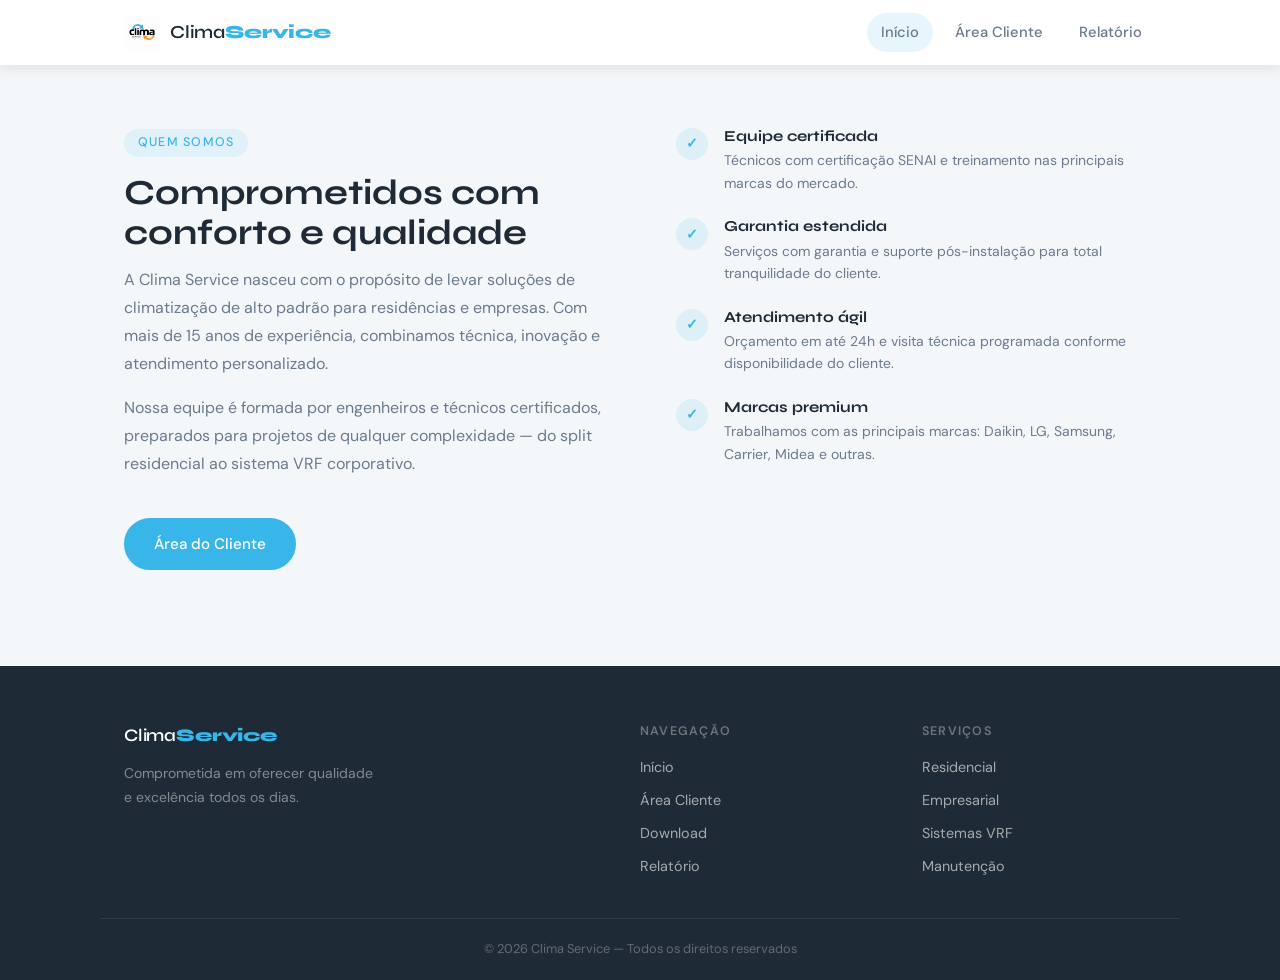
<file: index.html>
<!DOCTYPE html>
<html lang="pt-br">
<head>
  <meta charset="UTF-8">
  <meta name="viewport" content="width=device-width, initial-scale=1.0">
  <title>Clima Service</title>
  <link rel="preconnect" href="https://fonts.googleapis.com">
  <link rel="preconnect" href="https://fonts.gstatic.com" crossorigin>
  <link href="https://fonts.googleapis.com/css2?family=DM+Sans:wght@300;400;500&family=Syne:wght@600;700;800&display=swap" rel="stylesheet">
  <link rel="stylesheet" href="https://cdn.jsdelivr.net/npm/bootstrap-icons@1.11.3/font/bootstrap-icons.css">
  <link rel="stylesheet" href="css/style.css">
</head>
<body class="body">
  <!-- ============================
       NAVBAR
  ============================= -->
  <header class="navbar" id="navbar">
    <div class="navbar-inner">
      <a href="index.html" class="navbar-logo">
        <img src="imagens/logo-clima-branco.png" alt="Clima Service" class="logo-img">
        <span class="logo-text">Clima<strong>Service</strong></span>
      </a>
      <nav class="navbar-nav" id="navMenu">
        <a href="index.html" class="nav-link active">Início</a>
        <a href="pagina-lojas.html" class="nav-link">Área Cliente</a>
        <a href="relatorio.html" class="nav-link">Relatório</a>
      </nav>
      <button class="navbar-toggle" id="navToggle" aria-label="Abrir menu">
        <span></span>
        <span></span>
        <span></span>
      </button>
    </div>
  </header>
  <!-- ============================
       SOBRE
  ============================= -->
  <section class="sobre-section">
    <div class="section-inner sobre-inner">
      <div class="sobre-texto">
        <span class="section-tag">Quem somos</span>
        <h2 class="section-title">Comprometidos com<br>conforto e qualidade</h2>
        <p>A Clima Service nasceu com o propósito de levar soluções de climatização de alto padrão para residências e empresas. Com mais de 15 anos de experiência, combinamos técnica, inovação e atendimento personalizado.</p>
        <p>Nossa equipe é formada por engenheiros e técnicos certificados, preparados para projetos de qualquer complexidade — do split residencial ao sistema VRF corporativo.</p>
        <a href="pagina-lojas.html" class="btn btn-primary">Área do Cliente</a>
      </div>
      <div class="sobre-diferenciais">
        <div class="diferencial">
          <div class="diferencial-icon">✓</div>
          <div>
            <h4>Equipe certificada</h4>
            <p>Técnicos com certificação SENAI e treinamento nas principais marcas do mercado.</p>
          </div>
        </div>
        <div class="diferencial">
          <div class="diferencial-icon">✓</div>
          <div>
            <h4>Garantia estendida</h4>
            <p>Serviços com garantia e suporte pós-instalação para total tranquilidade do cliente.</p>
          </div>
        </div>
        <div class="diferencial">
          <div class="diferencial-icon">✓</div>
          <div>
            <h4>Atendimento ágil</h4>
            <p>Orçamento em até 24h e visita técnica programada conforme disponibilidade do cliente.</p>
          </div>
        </div>
        <div class="diferencial">
          <div class="diferencial-icon">✓</div>
          <div>
            <h4>Marcas premium</h4>
            <p>Trabalhamos com as principais marcas: Daikin, LG, Samsung, Carrier, Midea e outras.</p>
          </div>
        </div>
      </div>
    </div>
  </section>
  <!-- ============================
       FOOTER
  ============================= -->
  <footer class="footer">
    <div class="section-inner footer-inner">
      <div class="footer-brand">
        <span class="logo-text">Clima<strong>Service</strong></span>
        <p>Comprometida em oferecer qualidade e excelência todos os dias.</p>
      </div>
      <div class="footer-nav">
        <span class="footer-nav-title">Navegação</span>
        <a href="index.html">Início</a>
        <a href="pagina-lojas.html">Área Cliente</a>
        <a href="download.html">Download</a>
        <a href="relatorio.html">Relatório</a>
      </div>
      <div class="footer-nav">
        <span class="footer-nav-title">Serviços</span>
        <a href="#">Residencial</a>
        <a href="#">Empresarial</a>
        <a href="#">Sistemas VRF</a>
        <a href="#">Manutenção</a>
      </div>
    </div>
    <div class="footer-bottom">
      <p>&copy; 2026 Clima Service — Todos os direitos reservados</p>
    </div>
  </footer>

  <script>
    // Mobile menu
    const toggle = document.getElementById('navToggle');
    const menu = document.getElementById('navMenu');
    toggle.addEventListener('click', () => {
      menu.classList.toggle('open');
      toggle.classList.toggle('open');
    });

    // Fechar menu ao clicar em link
    menu.querySelectorAll('.nav-link').forEach(link => {
      link.addEventListener('click', () => {
        menu.classList.remove('open');
        toggle.classList.remove('open');
      });
    });
  </script>
</body>
</html>
</file>
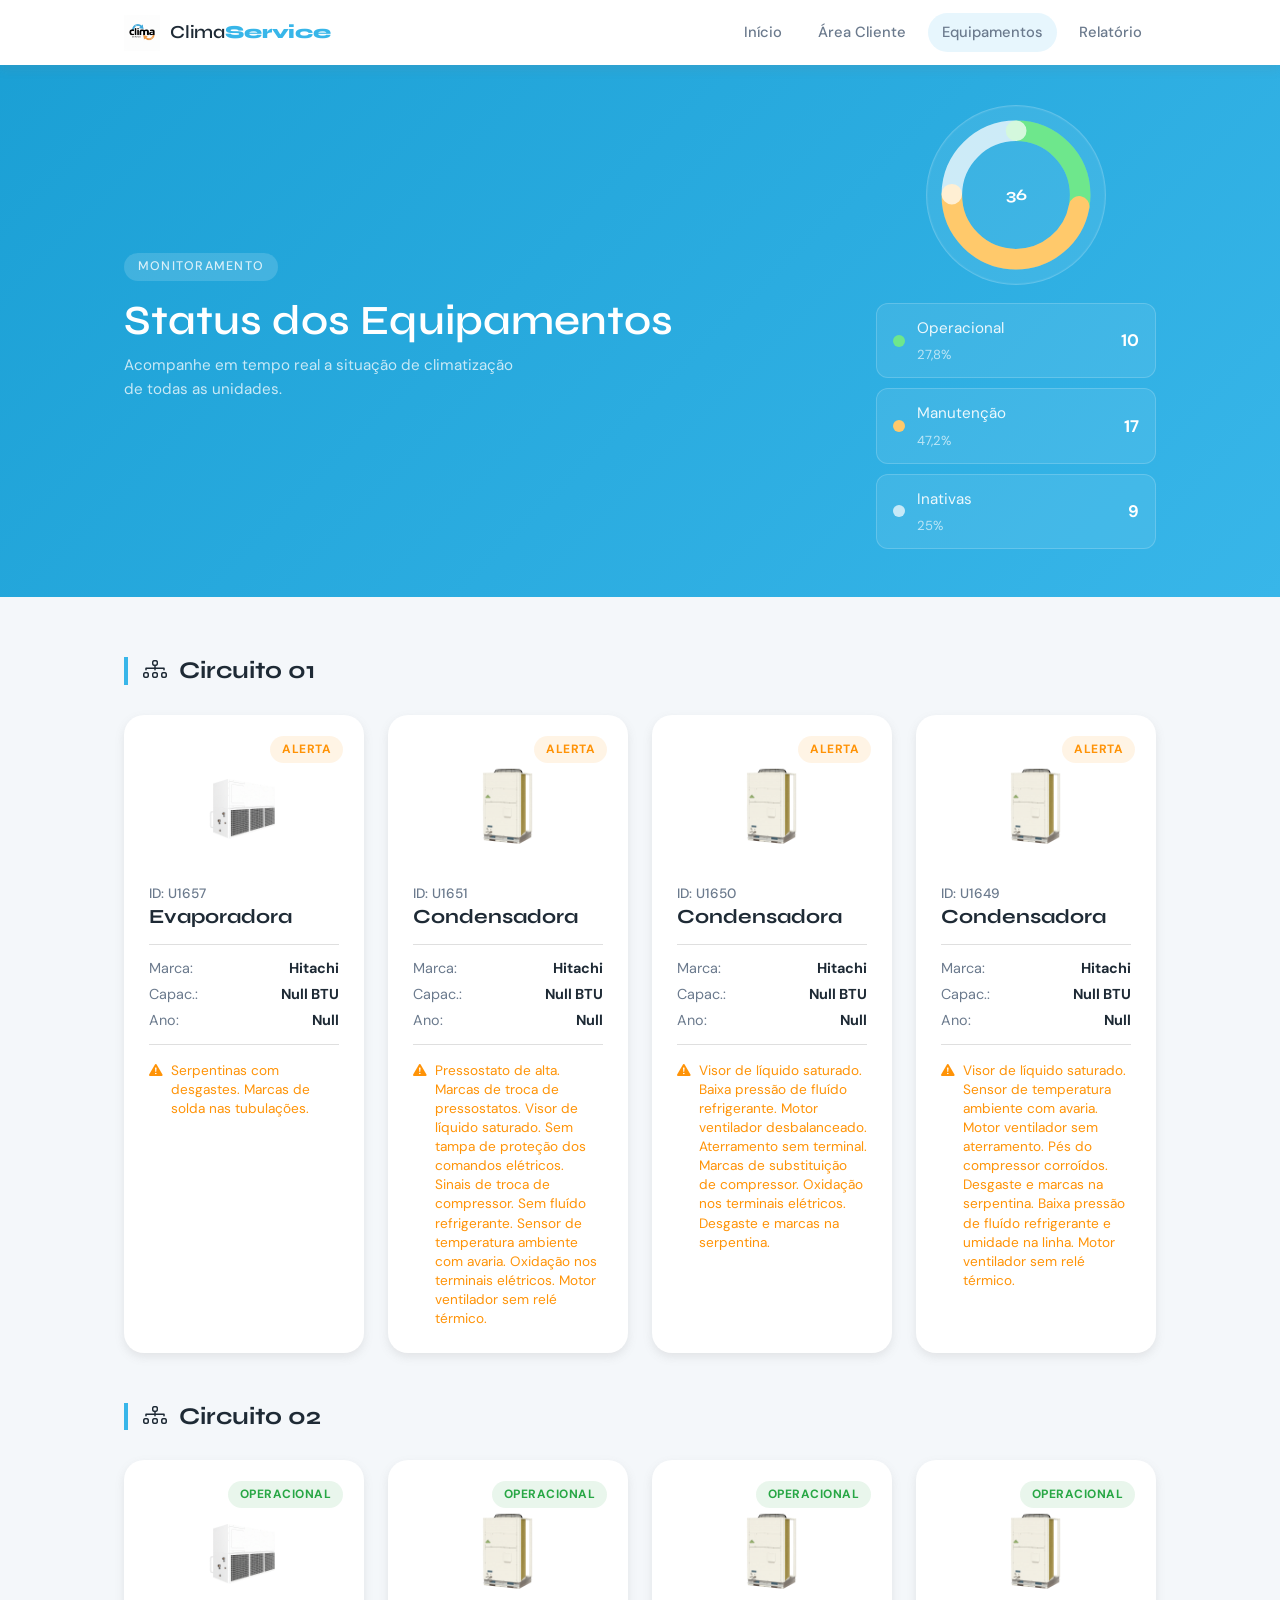
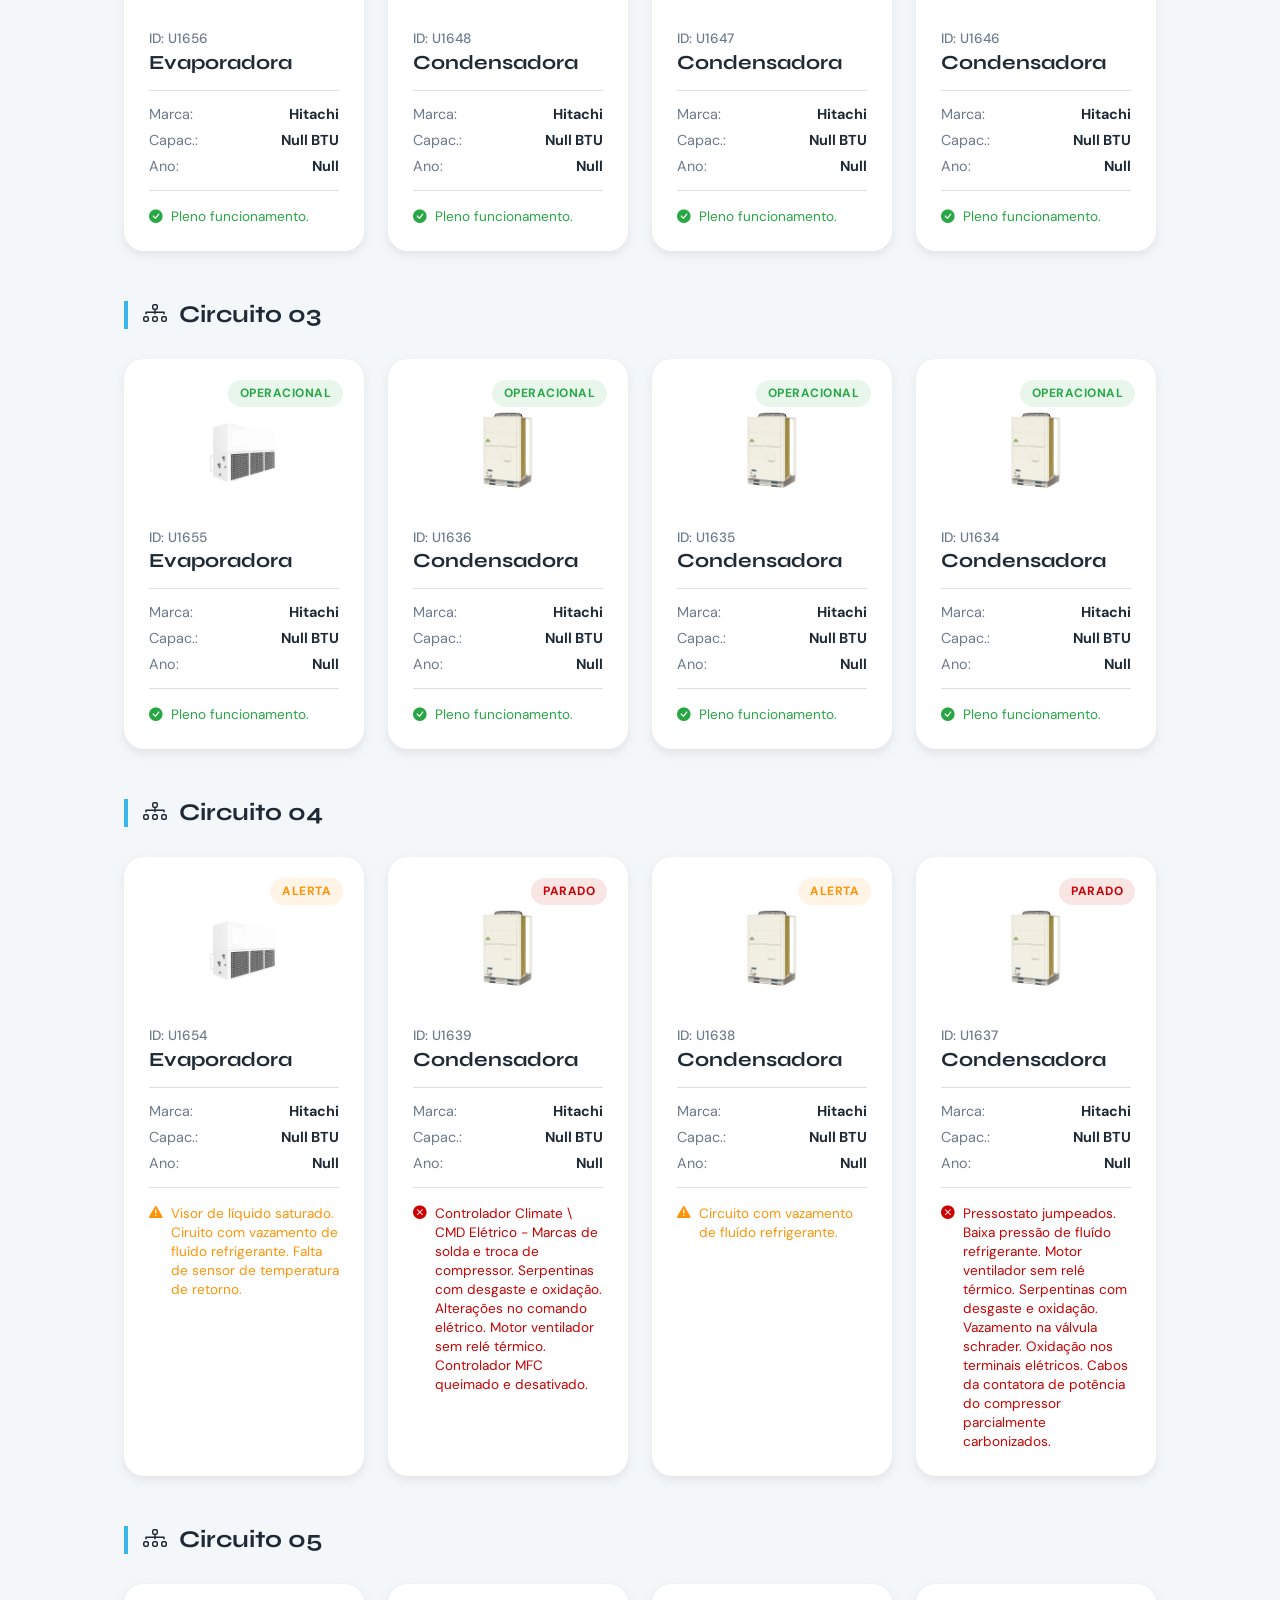
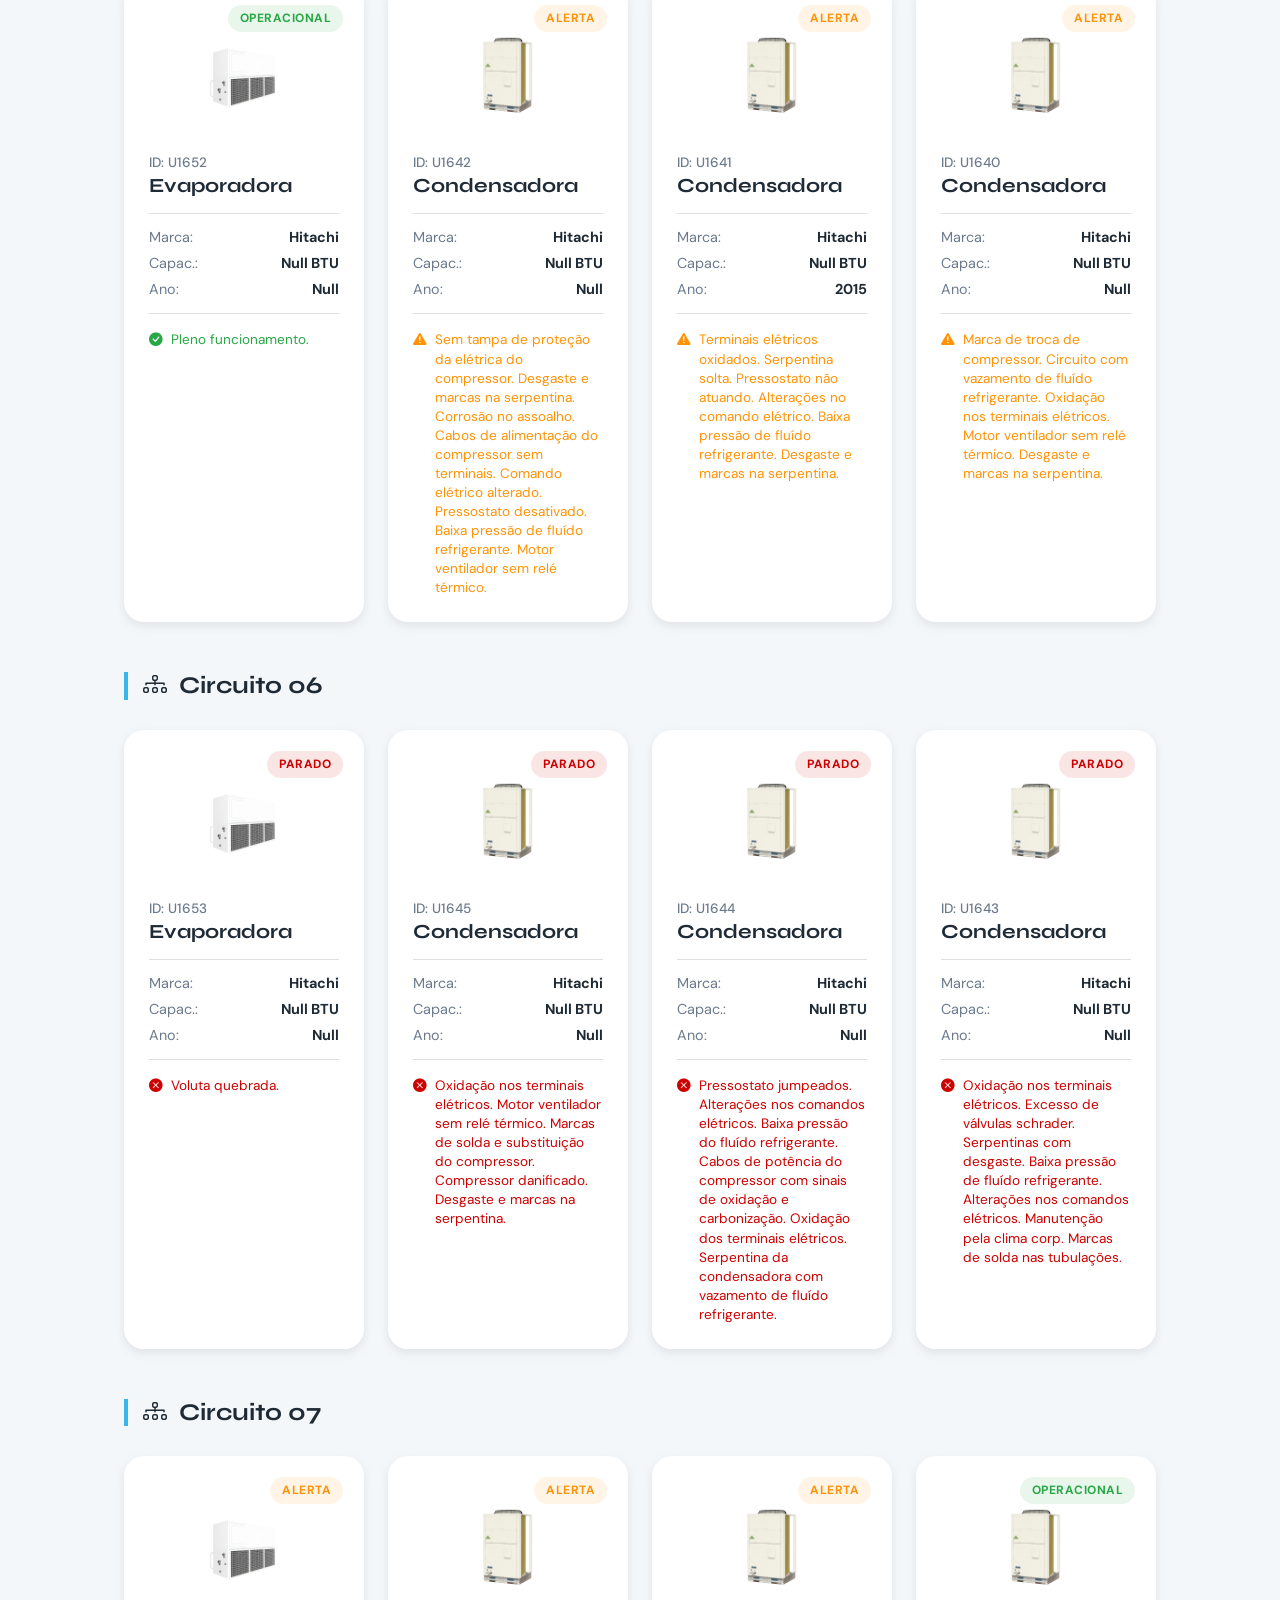
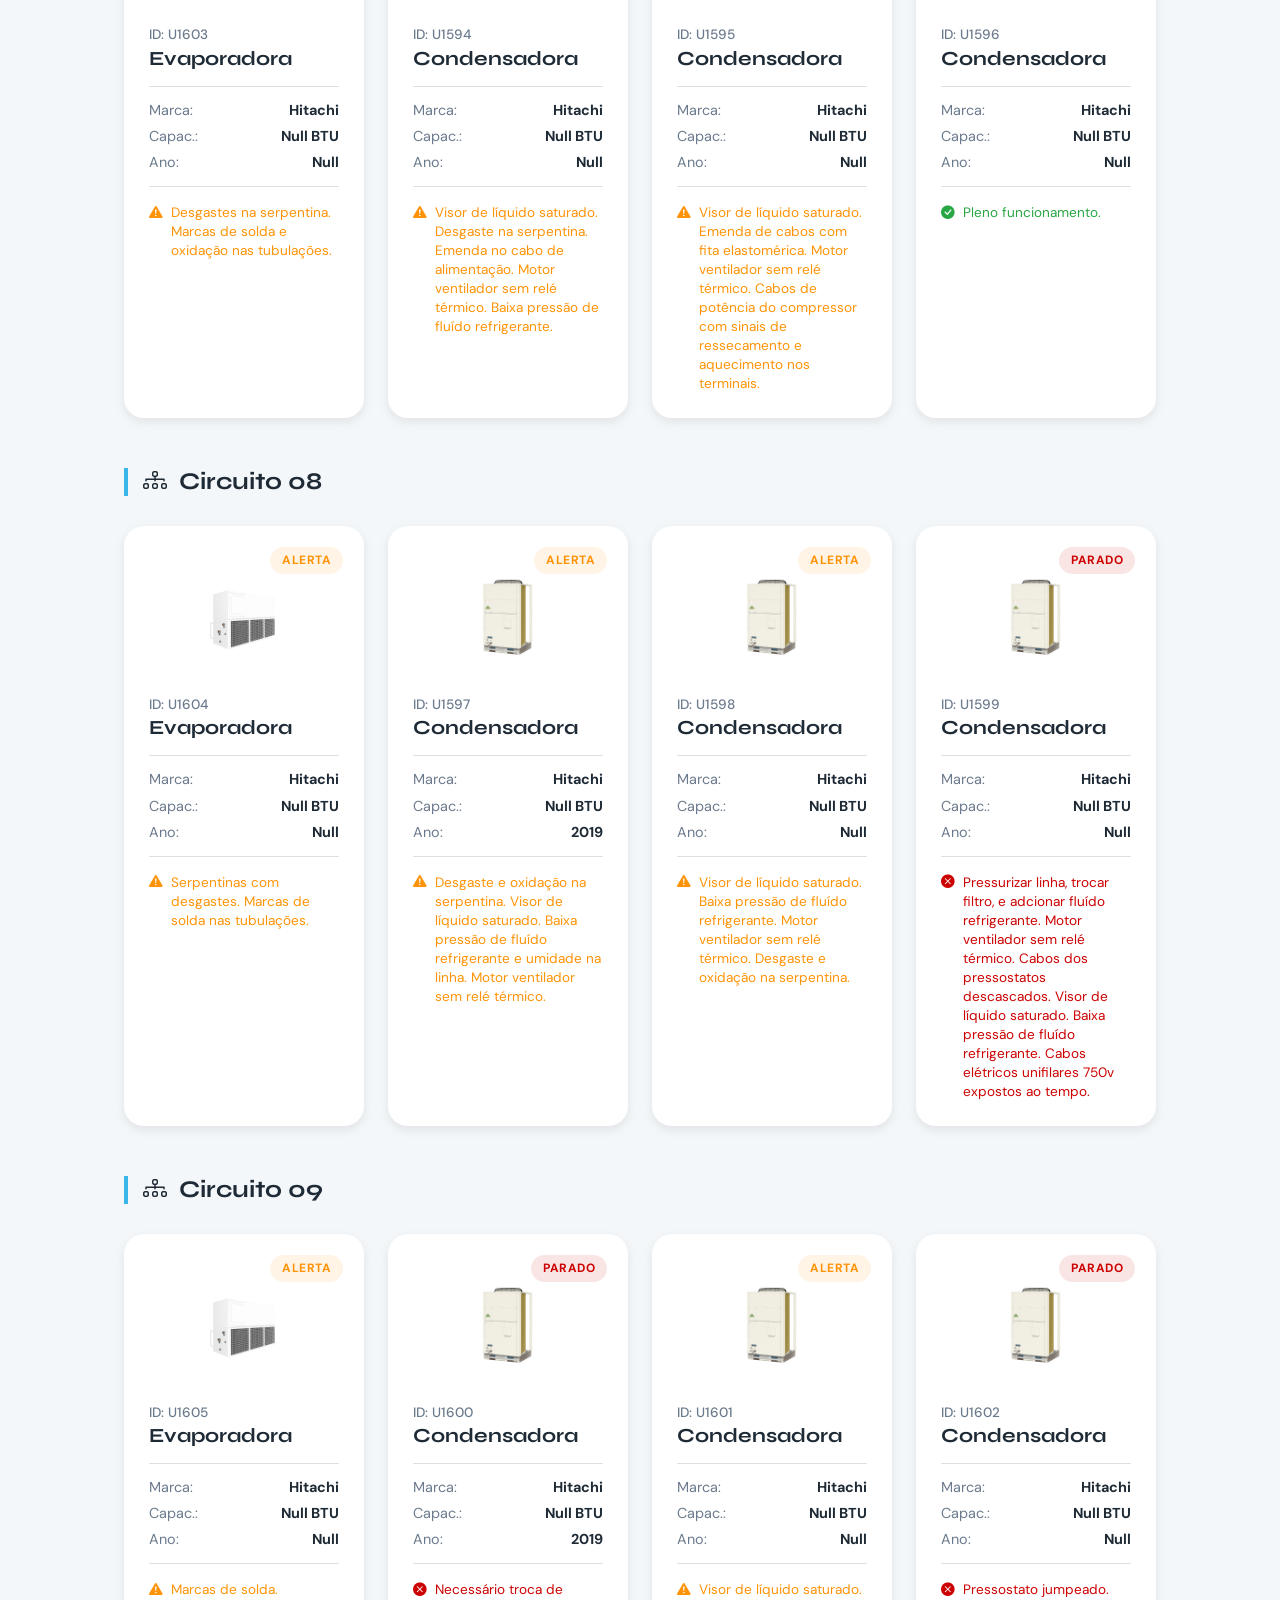
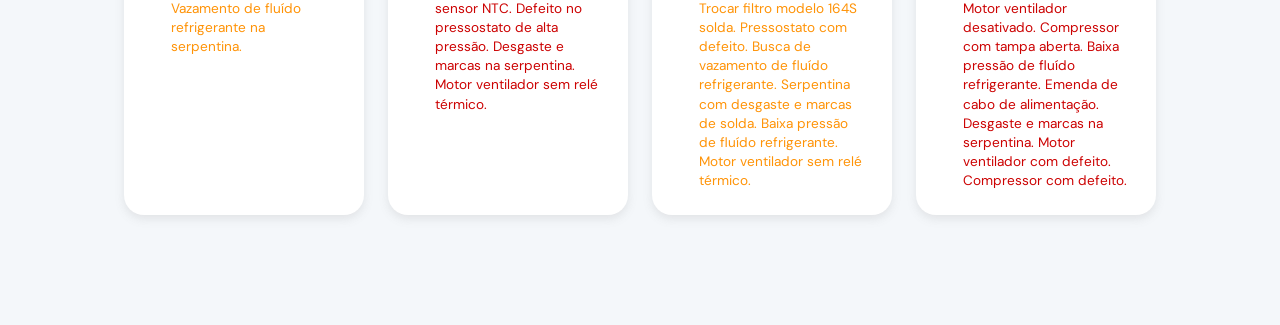
<file: pag-equip-130.html>
<!DOCTYPE html>
<html lang="pt-br">
<head>
  <meta charset="UTF-8">
  <meta name="viewport" content="width=device-width, initial-scale=1.0">
  <title>Clima Service - Equipamentos</title>
  <link rel="preconnect" href="https://fonts.googleapis.com">
  <link rel="preconnect" href="https://fonts.gstatic.com" crossorigin>
  <link href="https://fonts.googleapis.com/css2?family=DM+Sans:wght@300;400;500&family=Syne:wght@600;700;800&display=swap" rel="stylesheet">
  <link rel="stylesheet" href="https://cdn.jsdelivr.net/npm/bootstrap-icons@1.11.3/font/bootstrap-icons.css">
  <link rel="stylesheet" href="css/style.css">
</head>
<body class="page-equipamentos">
     
  <!-- ===================================
                    NAVBAR
  ======================================== -->
  <header class="navbar" id="navbar">
    <div class="navbar-inner">
      <a href="index.html" class="navbar-logo">
        <img src="imagens/logo-clima-branco.png" alt="Clima Service" class="logo-img">
        <span class="logo-text">Clima<strong>Service</strong></span>
      </a>
      <nav class="navbar-nav" id="navMenu">
        <a href="index.html" class="nav-link">Início</a>
        <a href="pagina-lojas.html" class="nav-link">Área Cliente</a>
        <a href="#" class="nav-link active">Equipamentos</a>
        <a href="relatorio.html" class="nav-link">Relatório</a>
      </nav>
      <button class="navbar-toggle" id="navToggle" aria-label="Abrir menu">
        <span></span>
        <span></span>
        <span></span>
      </button>
    </div>
  </header>

  <!-- ============================
       PAGE HEADER
  ============================= -->
  <section class="page-header">
    <div class="page-header-inner">
      <div class="page-header-text">
        <span class="section-tag">Monitoramento</span>
        <h1 class="page-header-title">Status dos Equipamentos</h1>
        <p class="page-header-desc">Acompanhe em tempo real a situação de climatização de todas as unidades.</p>
      </div>
      <div class="status-resumo">
        <div class="donut-chart" aria-label="Resumo de status dos equipamentos">
          <svg viewBox="0 0 120 120" class="donut-svg" role="img" aria-hidden="true">
            <circle class="donut-ring" cx="60" cy="60" r="50"></circle>
            <circle class="donut-segment donut-ok" cx="60" cy="60" r="50" stroke-dasharray="87.3 226.9" stroke-dashoffset="0"></circle>
            <circle class="donut-segment donut-manutencao" cx="60" cy="60" r="50" stroke-dasharray="148.6 165.6" stroke-dashoffset="-87.3"></circle>
            <circle class="donut-segment donut-obsoleto" cx="60" cy="60" r="50" stroke-dasharray="78.5 235.7" stroke-dashoffset="-235.9"></circle>
          </svg>
          <div class="donut-center">36</div>
        </div>
        <div class="status-legend">
          <div class="legend-item legend-ok">
            <span class="legend-icon" aria-hidden="true"></span>
            <span class="legend-text">
              <span class="legend-label">Operacional</span>
              <span class="legend-percent">27,8%</span>
            </span>
            <strong>10</strong>
          </div>
          <div class="legend-item legend-manutencao">
            <span class="legend-icon" aria-hidden="true"></span>
            <span class="legend-text">
              <span class="legend-label">Manutenção</span>
              <span class="legend-percent">47,2%</span>
            </span>
            <strong>17</strong>
          </div>
          <div class="legend-item legend-obsoleto">
            <span class="legend-icon" aria-hidden="true"></span>
            <span class="legend-text">
              <span class="legend-label">Inativas</span>
              <span class="legend-percent">25%</span>
            </span>
            <strong>9</strong>
          </div>
        </div>
      </div>
    </div>
  </section>

<!-- Grade de Equipamentos -->
<section class="equipamentos-section">
  <div class="section-inner">
    
    <!-- Circuito 1 -->
    <div class="circuito-group">
      <h2 class="circuito-title"><i class="bi bi-diagram-3"></i> Circuito 01</h2>
      
      <div class="equipamentos-grid">        
        <!-- Card Evaporadora -->
        <!-- status-ok, status-alerta, status-parado -->
        <article class="card-equip status-alerta">
          <!-- badge-ok, badge-alerta, badge-parado -->
          <div class="card-badge badge-alerta">Alerta</div>
          <div class="equip-img-container">
            <img src="imagens/evap-001.png" alt="Evaporadora" class="equip-img">
          </div>
          <div class="equip-details">
            <div class="equip-main-info">
              <span class="equip-id">ID: U1657</span>
              <h3>Evaporadora</h3>
            </div>
            <div class="equip-specs">
              <div class="spec-item"><span>Marca:</span> <strong>Hitachi</strong></div>
              <div class="spec-item"><span>Capac.:</span> <strong>Null BTU</strong></div>
              <div class="spec-item"><span>Ano:</span> <strong>Null</strong></div>
            </div>
            <div class="equip-status-msg">
              <!-- <i class="bi bi-check-circle-fill"></i> -->
              <!-- <i class="bi bi-exclamation-triangle-fill"></i> -->
              <!-- <i class="bi bi-x-circle-fill"></i> -->
              <i class="bi bi-exclamation-triangle-fill"></i> 
                Serpentinas com desgastes.
                Marcas de solda nas tubulações.
            </div>
          </div>
        </article>

        <!-- Card Condensadora-1 -->
        <!-- status-ok, status-alerta, status-parado -->
        <article class="card-equip status-alerta">
          <!-- badge-ok, badge-alerta, badge-parado -->
          <div class="card-badge badge-alerta">Alerta</div>
          <div class="equip-img-container">
            <img src="imagens/cond-005.png" alt="Condensadora" class="equip-img">
          </div>
          <div class="equip-details">
            <div class="equip-main-info">
              <span class="equip-id">ID: U1651</span>
              <h3>Condensadora</h3>
            </div>
            <div class="equip-specs">
              <div class="spec-item"><span>Marca:</span> <strong>Hitachi</strong></div>
              <div class="spec-item"><span>Capac.:</span> <strong>Null BTU</strong></div>
              <div class="spec-item"><span>Ano:</span> <strong>Null</strong></div>
            </div>
            <div class="equip-status-msg">
              <!-- <i class="bi bi-check-circle-fill"></i> -->
              <!-- <i class="bi bi-exclamation-triangle-fill"></i> -->
              <!-- <i class="bi bi-x-circle-fill"></i> -->
              <i class="bi bi-exclamation-triangle-fill"></i>
                Pressostato de alta. Marcas de troca de pressostatos.
                Visor de líquido saturado.
                Sem tampa de proteção dos comandos elétricos.
                Sinais de troca de compressor.
                Sem fluído refrigerante.
                Sensor de temperatura ambiente com avaria.
                Oxidação nos terminais elétricos.
                Motor ventilador sem relé térmico.
            </div>
          </div>
        </article>

        <!-- Card Condensadora-2 -->
        <!-- status-ok, status-alerta, status-parado -->
        <article class="card-equip status-alerta">
          <!-- badge-ok, badge-alerta, badge-parado -->
          <div class="card-badge badge-alerta">Alerta</div>
          <div class="equip-img-container">
            <img src="imagens/cond-005.png" alt="Condensadora" class="equip-img">
          </div>
          <div class="equip-details">
            <div class="equip-main-info">
              <span class="equip-id">ID: U1650</span>
              <h3>Condensadora</h3>
            </div>
            <div class="equip-specs">
              <div class="spec-item"><span>Marca:</span> <strong>Hitachi</strong></div>
              <div class="spec-item"><span>Capac.:</span> <strong>Null BTU</strong></div>
              <div class="spec-item"><span>Ano:</span> <strong>Null</strong></div>
            </div>
            <div class="equip-status-msg">
              <!-- <i class="bi bi-check-circle-fill"></i> -->
              <!-- <i class="bi bi-exclamation-triangle-fill"></i> -->
              <!-- <i class="bi bi-x-circle-fill"></i> -->
              <i class="bi bi-exclamation-triangle-fill"></i>
                Visor de líquido saturado.
                Baixa pressão de fluído refrigerante.
                Motor ventilador desbalanceado.
                Aterramento sem terminal.
                Marcas de substituição de compressor.
                Oxidação nos terminais elétricos.
                Desgaste e marcas na serpentina.
            </div>
          </div>
        </article>

        <!-- Card Condensadora-3 -->
        <!-- status-ok, status-alerta, status-parado -->
        <article class="card-equip status-alerta">
          <!-- badge-ok, badge-alerta, badge-parado -->
          <div class="card-badge badge-alerta">Alerta</div>
          <div class="equip-img-container">
            <img src="imagens/cond-005.png" alt="Condensadora" class="equip-img">
          </div>
          <div class="equip-details">
            <div class="equip-main-info">
              <span class="equip-id">ID: U1649</span>
              <h3>Condensadora</h3>
            </div>
            <div class="equip-specs">
              <div class="spec-item"><span>Marca:</span> <strong>Hitachi</strong></div>
              <div class="spec-item"><span>Capac.:</span> <strong>Null BTU</strong></div>
              <div class="spec-item"><span>Ano:</span> <strong>Null</strong></div>
            </div>
            <div class="equip-status-msg">
              <!-- <i class="bi bi-check-circle-fill"></i> -->
              <!-- <i class="bi bi-exclamation-triangle-fill"></i> -->
              <!-- <i class="bi bi-x-circle-fill"></i> -->
              <i class="bi bi-exclamation-triangle-fill"></i>
                Visor de líquido saturado.
                Sensor de temperatura ambiente com avaria.
                Motor ventilador sem aterramento.
                Pés do compressor corroídos.
                Desgaste e marcas na serpentina.
                Baixa pressão de fluído refrigerante e umidade na linha.
                Motor ventilador sem relé térmico.
            </div>
          </div>
        </article>

      </div>
    </div>

    <!-- Circuito 2 -->
    <div class="circuito-group">
      <h2 class="circuito-title"><i class="bi bi-diagram-3"></i> Circuito 02</h2>
      
      <div class="equipamentos-grid">        
        <!-- Card Evaporadora -->
        <!-- status-ok, status-alerta, status-parado -->
        <article class="card-equip status-ok">
          <!-- badge-ok, badge-alerta, badge-parado -->
          <div class="card-badge badge-ok">Operacional</div>
          <div class="equip-img-container">
            <img src="imagens/evap-001.png" alt="Evaporadora" class="equip-img">
          </div>
          <div class="equip-details">
            <div class="equip-main-info">
              <span class="equip-id">ID: U1656</span>
              <h3>Evaporadora</h3>
            </div>
            <div class="equip-specs">
              <div class="spec-item"><span>Marca:</span> <strong>Hitachi</strong></div>
              <div class="spec-item"><span>Capac.:</span> <strong>Null BTU</strong></div>
              <div class="spec-item"><span>Ano:</span> <strong>Null</strong></div>
            </div>
            <div class="equip-status-msg">
              <!-- <i class="bi bi-check-circle-fill"></i> -->
              <!-- <i class="bi bi-exclamation-triangle-fill"></i> -->
              <!-- <i class="bi bi-x-circle-fill"></i> -->
              <i class="bi bi-check-circle-fill"></i>
                Pleno funcionamento.
            </div>
          </div>
        </article>

        <!-- Card Condensadora-1 -->
        <!-- status-ok, status-alerta, status-parado -->
        <article class="card-equip status-ok">
          <!-- badge-ok, badge-alerta, badge-parado -->
          <div class="card-badge badge-ok">Operacional</div>
          <div class="equip-img-container">
            <img src="imagens/cond-005.png" alt="Condensadora" class="equip-img">
          </div>
          <div class="equip-details">
            <div class="equip-main-info">
              <span class="equip-id">ID: U1648</span>
              <h3>Condensadora</h3>
            </div>
            <div class="equip-specs">
              <div class="spec-item"><span>Marca:</span> <strong>Hitachi</strong></div>
              <div class="spec-item"><span>Capac.:</span> <strong>Null BTU</strong></div>
              <div class="spec-item"><span>Ano:</span> <strong>Null</strong></div>
            </div>
            <div class="equip-status-msg">
              <!-- <i class="bi bi-check-circle-fill"></i> -->
              <!-- <i class="bi bi-exclamation-triangle-fill"></i> -->
              <!-- <i class="bi bi-x-circle-fill"></i> -->
              <i class="bi bi-check-circle-fill"></i>
                Pleno funcionamento.
            </div>
          </div>
        </article>

        <!-- Card Condensadora-2 -->
        <!-- status-ok, status-alerta, status-parado -->
        <article class="card-equip status-ok">
          <!-- badge-ok, badge-alerta, badge-parado -->
          <div class="card-badge badge-ok">Operacional</div>
          <div class="equip-img-container">
            <img src="imagens/cond-005.png" alt="Condensadora" class="equip-img">
          </div>
          <div class="equip-details">
            <div class="equip-main-info">
              <span class="equip-id">ID: U1647</span>
              <h3>Condensadora</h3>
            </div>
            <div class="equip-specs">
              <div class="spec-item"><span>Marca:</span> <strong>Hitachi</strong></div>
              <div class="spec-item"><span>Capac.:</span> <strong>Null BTU</strong></div>
              <div class="spec-item"><span>Ano:</span> <strong>Null</strong></div>
            </div>
            <div class="equip-status-msg">
              <!-- <i class="bi bi-check-circle-fill"></i> -->
              <!-- <i class="bi bi-exclamation-triangle-fill"></i> -->
              <!-- <i class="bi bi-x-circle-fill"></i> -->
              <i class="bi bi-check-circle-fill"></i>
                Pleno funcionamento.
            </div>
          </div>
        </article>

        <!-- Card Condensadora-3 -->
        <!-- status-ok, status-alerta, status-parado -->
        <article class="card-equip status-ok">
          <!-- badge-ok, badge-alerta, badge-parado -->
          <div class="card-badge badge-ok">Operacional</div>
          <div class="equip-img-container">
            <img src="imagens/cond-005.png" alt="Condensadora" class="equip-img">
          </div>
          <div class="equip-details">
            <div class="equip-main-info">
              <span class="equip-id">ID: U1646</span>
              <h3>Condensadora</h3>
            </div>
            <div class="equip-specs">
              <div class="spec-item"><span>Marca:</span> <strong>Hitachi</strong></div>
              <div class="spec-item"><span>Capac.:</span> <strong>Null BTU</strong></div>
              <div class="spec-item"><span>Ano:</span> <strong>Null</strong></div>
            </div>
            <div class="equip-status-msg">
              <!-- <i class="bi bi-check-circle-fill"></i> -->
              <!-- <i class="bi bi-exclamation-triangle-fill"></i> -->
              <!-- <i class="bi bi-x-circle-fill"></i> -->
              <i class="bi bi-check-circle-fill"></i>
                Pleno funcionamento.
            </div>
          </div>
        </article>

      </div>
    </div>

    <!-- Circuito 3 -->
    <div class="circuito-group">
      <h2 class="circuito-title"><i class="bi bi-diagram-3"></i> Circuito 03</h2>
      
      <div class="equipamentos-grid">        
        <!-- Card Evaporadora -->
        <!-- status-ok, status-alerta, status-parado -->
        <article class="card-equip status-ok">
          <!-- badge-ok, badge-alerta, badge-parado -->
          <div class="card-badge badge-ok">Operacional</div>
          <div class="equip-img-container">
            <img src="imagens/evap-001.png" alt="Evaporadora" class="equip-img">
          </div>
          <div class="equip-details">
            <div class="equip-main-info">
              <span class="equip-id">ID: U1655</span>
              <h3>Evaporadora</h3>
            </div>
            <div class="equip-specs">
              <div class="spec-item"><span>Marca:</span> <strong>Hitachi</strong></div>
              <div class="spec-item"><span>Capac.:</span> <strong>Null BTU</strong></div>
              <div class="spec-item"><span>Ano:</span> <strong>Null</strong></div>
            </div>
            <div class="equip-status-msg">
              <!-- <i class="bi bi-check-circle-fill"></i> -->
              <!-- <i class="bi bi-exclamation-triangle-fill"></i> -->
              <!-- <i class="bi bi-x-circle-fill"></i> -->
              <i class="bi bi-check-circle-fill"></i>
                Pleno funcionamento.
            </div>
          </div>
        </article>

        <!-- Card Condensadora-1 -->
        <!-- status-ok, status-alerta, status-parado -->
        <article class="card-equip status-ok">
          <!-- badge-ok, badge-alerta, badge-parado -->
          <div class="card-badge badge-ok">Operacional</div>
          <div class="equip-img-container">
            <img src="imagens/cond-005.png" alt="Condensadora" class="equip-img">
          </div>
          <div class="equip-details">
            <div class="equip-main-info">
              <span class="equip-id">ID: U1636</span>
              <h3>Condensadora</h3>
            </div>
            <div class="equip-specs">
              <div class="spec-item"><span>Marca:</span> <strong>Hitachi</strong></div>
              <div class="spec-item"><span>Capac.:</span> <strong>Null BTU</strong></div>
              <div class="spec-item"><span>Ano:</span> <strong>Null</strong></div>
            </div>
            <div class="equip-status-msg">
              <!-- <i class="bi bi-check-circle-fill"></i> -->
              <!-- <i class="bi bi-exclamation-triangle-fill"></i> -->
              <!-- <i class="bi bi-x-circle-fill"></i> -->
              <i class="bi bi-check-circle-fill"></i>
                Pleno funcionamento.
            </div>
          </div>
        </article>

        <!-- Card Condensadora-2 -->
        <!-- status-ok, status-alerta, status-parado -->
        <article class="card-equip status-ok">
          <!-- badge-ok, badge-alerta, badge-parado -->
          <div class="card-badge badge-ok">Operacional</div>
          <div class="equip-img-container">
            <img src="imagens/cond-005.png" alt="Condensadora" class="equip-img">
          </div>
          <div class="equip-details">
            <div class="equip-main-info">
              <span class="equip-id">ID: U1635</span>
              <h3>Condensadora</h3>
            </div>
            <div class="equip-specs">
              <div class="spec-item"><span>Marca:</span> <strong>Hitachi</strong></div>
              <div class="spec-item"><span>Capac.:</span> <strong>Null BTU</strong></div>
              <div class="spec-item"><span>Ano:</span> <strong>Null</strong></div>
            </div>
            <div class="equip-status-msg">
              <!-- <i class="bi bi-check-circle-fill"></i> -->
              <!-- <i class="bi bi-exclamation-triangle-fill"></i> -->
              <!-- <i class="bi bi-x-circle-fill"></i> -->
              <i class="bi bi-check-circle-fill"></i>
                Pleno funcionamento.
            </div>
          </div>
        </article>

        <!-- Card Condensadora-3 -->
        <!-- status-ok, status-alerta, status-parado -->
        <article class="card-equip status-ok">
          <!-- badge-ok, badge-alerta, badge-parado -->
          <div class="card-badge badge-ok">Operacional</div>
          <div class="equip-img-container">
            <img src="imagens/cond-005.png" alt="Condensadora" class="equip-img">
          </div>
          <div class="equip-details">
            <div class="equip-main-info">
              <span class="equip-id">ID: U1634</span>
              <h3>Condensadora</h3>
            </div>
            <div class="equip-specs">
              <div class="spec-item"><span>Marca:</span> <strong>Hitachi</strong></div>
              <div class="spec-item"><span>Capac.:</span> <strong>Null BTU</strong></div>
              <div class="spec-item"><span>Ano:</span> <strong>Null</strong></div>
            </div>
            <div class="equip-status-msg">
              <!-- <i class="bi bi-check-circle-fill"></i> -->
              <!-- <i class="bi bi-exclamation-triangle-fill"></i> -->
              <!-- <i class="bi bi-x-circle-fill"></i> -->
              <i class="bi bi-check-circle-fill"></i>
                Pleno funcionamento.
            </div>
          </div>
        </article>

      </div>
    </div>

    <!-- Circuito 4 -->
    <div class="circuito-group">
      <h2 class="circuito-title"><i class="bi bi-diagram-3"></i> Circuito 04</h2>
      
      <div class="equipamentos-grid">        
        <!-- Card Evaporadora -->
        <!-- status-ok, status-alerta, status-parado -->
        <article class="card-equip status-alerta">
          <!-- badge-ok, badge-alerta, badge-parado -->
          <div class="card-badge badge-alerta">Alerta</div>
          <div class="equip-img-container">
            <img src="imagens/evap-001.png" alt="Evaporadora" class="equip-img">
          </div>
          <div class="equip-details">
            <div class="equip-main-info">
              <span class="equip-id">ID: U1654</span>
              <h3>Evaporadora</h3>
            </div>
            <div class="equip-specs">
              <div class="spec-item"><span>Marca:</span> <strong>Hitachi</strong></div>
              <div class="spec-item"><span>Capac.:</span> <strong>Null BTU</strong></div>
              <div class="spec-item"><span>Ano:</span> <strong>Null</strong></div>
            </div>
            <div class="equip-status-msg">
              <!-- <i class="bi bi-check-circle-fill"></i> -->
              <!-- <i class="bi bi-exclamation-triangle-fill"></i> -->
              <!-- <i class="bi bi-x-circle-fill"></i> -->
              <i class="bi bi-exclamation-triangle-fill"></i> 
                Visor de líquido saturado.
                Ciruito com vazamento de fluído refrigerante.
                Falta de sensor de temperatura de retorno.
            </div>
          </div>
        </article>

        <!-- Card Condensadora-1 -->
        <!-- status-ok, status-alerta, status-parado -->
        <article class="card-equip status-parado">
          <!-- badge-ok, badge-alerta, badge-parado -->
          <div class="card-badge badge-parado">Parado</div>
          <div class="equip-img-container">
            <img src="imagens/cond-005.png" alt="Condensadora" class="equip-img">
          </div>
          <div class="equip-details">
            <div class="equip-main-info">
              <span class="equip-id">ID: U1639</span>
              <h3>Condensadora</h3>
            </div>
            <div class="equip-specs">
              <div class="spec-item"><span>Marca:</span> <strong>Hitachi</strong></div>
              <div class="spec-item"><span>Capac.:</span> <strong>Null BTU</strong></div>
              <div class="spec-item"><span>Ano:</span> <strong>Null</strong></div>
            </div>
            <div class="equip-status-msg">
              <!-- <i class="bi bi-check-circle-fill"></i> -->
              <!-- <i class="bi bi-exclamation-triangle-fill"></i> -->
              <!-- <i class="bi bi-x-circle-fill"></i> -->
              <i class="bi bi-x-circle-fill"></i>
                Controlador Climate \ CMD Elétrico - Marcas de solda e troca de compressor.
                Serpentinas com desgaste e oxidação.
                Alterações no comando elétrico.
                Motor ventilador sem relé térmico.
                Controlador MFC queimado e desativado.
            </div>
          </div>
        </article>

        <!-- Card Condensadora-2 -->
        <!-- status-ok, status-alerta, status-parado -->
        <article class="card-equip status-alerta">
          <!-- badge-ok, badge-alerta, badge-parado -->
          <div class="card-badge badge-alerta">Alerta</div>
          <div class="equip-img-container">
            <img src="imagens/cond-005.png" alt="Condensadora" class="equip-img">
          </div>
          <div class="equip-details">
            <div class="equip-main-info">
              <span class="equip-id">ID: U1638</span>
              <h3>Condensadora</h3>
            </div>
            <div class="equip-specs">
              <div class="spec-item"><span>Marca:</span> <strong>Hitachi</strong></div>
              <div class="spec-item"><span>Capac.:</span> <strong>Null BTU</strong></div>
              <div class="spec-item"><span>Ano:</span> <strong>Null</strong></div>
            </div>
            <div class="equip-status-msg">
              <!-- <i class="bi bi-check-circle-fill"></i> -->
              <!-- <i class="bi bi-exclamation-triangle-fill"></i> -->
              <!-- <i class="bi bi-x-circle-fill"></i> -->
              <i class="bi bi-exclamation-triangle-fill"></i>
                Circuito com vazamento de fluído refrigerante.
            </div>
          </div>
        </article>

        <!-- Card Condensadora-3 -->
        <!-- status-ok, status-alerta, status-parado -->
        <article class="card-equip status-parado">
          <!-- badge-ok, badge-alerta, badge-parado -->
          <div class="card-badge badge-parado">Parado</div>
          <div class="equip-img-container">
            <img src="imagens/cond-005.png" alt="Condensadora" class="equip-img">
          </div>
          <div class="equip-details">
            <div class="equip-main-info">
              <span class="equip-id">ID: U1637</span>
              <h3>Condensadora</h3>
            </div>
            <div class="equip-specs">
              <div class="spec-item"><span>Marca:</span> <strong>Hitachi</strong></div>
              <div class="spec-item"><span>Capac.:</span> <strong>Null BTU</strong></div>
              <div class="spec-item"><span>Ano:</span> <strong>Null</strong></div>
            </div>
            <div class="equip-status-msg">
              <!-- <i class="bi bi-check-circle-fill"></i> -->
              <!-- <i class="bi bi-exclamation-triangle-fill"></i> -->
              <!-- <i class="bi bi-x-circle-fill"></i> -->
              <i class="bi bi-x-circle-fill"></i>
                Pressostato jumpeados.
                Baixa pressão de fluído refrigerante.
                Motor ventilador sem relé térmico.
                Serpentinas com desgaste e oxidação.
                Vazamento na válvula schrader.
                Oxidação nos terminais elétricos.
                Cabos da contatora de potência do compressor parcialmente carbonizados.
            </div>
          </div>
        </article>

      </div>
    </div>
    
    <!-- Circuito 5 -->
    <div class="circuito-group">
      <h2 class="circuito-title"><i class="bi bi-diagram-3"></i> Circuito 05</h2>
      
      <div class="equipamentos-grid">        
        <!-- Card Evaporadora -->
        <!-- status-ok, status-alerta, status-parado -->
        <article class="card-equip status-ok">
          <!-- badge-ok, badge-alerta, badge-parado -->
          <div class="card-badge badge-ok">Operacional</div>
          <div class="equip-img-container">
            <img src="imagens/evap-001.png" alt="Evaporadora" class="equip-img">
          </div>
          <div class="equip-details">
            <div class="equip-main-info">
              <span class="equip-id">ID: U1652</span>
              <h3>Evaporadora</h3>
            </div>
            <div class="equip-specs">
              <div class="spec-item"><span>Marca:</span> <strong>Hitachi</strong></div>
              <div class="spec-item"><span>Capac.:</span> <strong>Null BTU</strong></div>
              <div class="spec-item"><span>Ano:</span> <strong>Null</strong></div>
            </div>
            <div class="equip-status-msg">
              <!-- <i class="bi bi-check-circle-fill"></i> -->
              <!-- <i class="bi bi-exclamation-triangle-fill"></i> -->
              <!-- <i class="bi bi-x-circle-fill"></i> -->
              <i class="bi bi-check-circle-fill"></i> 
                Pleno funcionamento.
            </div>
          </div>
        </article>

        <!-- Card Condensadora-1 -->
        <!-- status-ok, status-alerta, status-parado -->
        <article class="card-equip status-alerta">
          <!-- badge-ok, badge-alerta, badge-parado -->
          <div class="card-badge badge-alerta">Alerta</div>
          <div class="equip-img-container">
            <img src="imagens/cond-005.png" alt="Condensadora" class="equip-img">
          </div>
          <div class="equip-details">
            <div class="equip-main-info">
              <span class="equip-id">ID: U1642</span>
              <h3>Condensadora</h3>
            </div>
            <div class="equip-specs">
              <div class="spec-item"><span>Marca:</span> <strong>Hitachi</strong></div>
              <div class="spec-item"><span>Capac.:</span> <strong>Null BTU</strong></div>
              <div class="spec-item"><span>Ano:</span> <strong>Null</strong></div>
            </div>
            <div class="equip-status-msg">
              <!-- <i class="bi bi-check-circle-fill"></i> -->
              <!-- <i class="bi bi-exclamation-triangle-fill"></i> -->
              <!-- <i class="bi bi-x-circle-fill"></i> -->
              <i class="bi bi-exclamation-triangle-fill"></i>
                Sem tampa de proteção da elétrica do compressor.
                Desgaste e marcas na serpentina.
                Corrosão no assoalho.
                Cabos de alimentação do compressor sem terminais.
                Comando elétrico alterado.
                Pressostato desativado.
                Baixa pressão de fluído refrigerante.
                Motor ventilador sem relé térmico.
            </div>
          </div>
        </article>

        <!-- Card Condensadora-2 -->
        <!-- status-ok, status-alerta, status-parado -->
        <article class="card-equip status-alerta">
          <!-- badge-ok, badge-alerta, badge-parado -->
          <div class="card-badge badge-alerta">Alerta</div>
          <div class="equip-img-container">
            <img src="imagens/cond-005.png" alt="Condensadora" class="equip-img">
          </div>
          <div class="equip-details">
            <div class="equip-main-info">
              <span class="equip-id">ID: U1641</span>
              <h3>Condensadora</h3>
            </div>
            <div class="equip-specs">
              <div class="spec-item"><span>Marca:</span> <strong>Hitachi</strong></div>
              <div class="spec-item"><span>Capac.:</span> <strong>Null BTU</strong></div>
              <div class="spec-item"><span>Ano:</span> <strong>2015</strong></div>
            </div>
            <div class="equip-status-msg">
              <!-- <i class="bi bi-check-circle-fill"></i> -->
              <!-- <i class="bi bi-exclamation-triangle-fill"></i> -->
              <!-- <i class="bi bi-x-circle-fill"></i> -->
              <i class="bi bi-exclamation-triangle-fill"></i>
                Terminais elétricos oxidados.
                Serpentina solta.
                Pressostato não atuando.
                Alterações no comando elétrico.
                Baixa pressão de fluído refrigerante.
                Desgaste e marcas na serpentina.
            </div>
          </div>
        </article>

        <!-- Card Condensadora-3 -->
        <!-- status-ok, status-alerta, status-parado -->
        <article class="card-equip status-alerta">
          <!-- badge-ok, badge-alerta, badge-parado -->
          <div class="card-badge badge-alerta">Alerta</div>
          <div class="equip-img-container">
            <img src="imagens/cond-005.png" alt="Condensadora" class="equip-img">
          </div>
          <div class="equip-details">
            <div class="equip-main-info">
              <span class="equip-id">ID: U1640</span>
              <h3>Condensadora</h3>
            </div>
            <div class="equip-specs">
              <div class="spec-item"><span>Marca:</span> <strong>Hitachi</strong></div>
              <div class="spec-item"><span>Capac.:</span> <strong>Null BTU</strong></div>
              <div class="spec-item"><span>Ano:</span> <strong>Null</strong></div>
            </div>
            <div class="equip-status-msg">
              <!-- <i class="bi bi-check-circle-fill"></i> -->
              <!-- <i class="bi bi-exclamation-triangle-fill"></i> -->
              <!-- <i class="bi bi-x-circle-fill"></i> -->
              <i class="bi bi-exclamation-triangle-fill"></i>
                Marca de troca de compressor.
                Circuito com vazamento de fluído refrigerante.
                Oxidação nos terminais elétricos.
                Motor ventilador sem relé térmico.
                Desgaste e marcas na serpentina.
            </div>
          </div>
        </article>

      </div>
    </div>

    <!-- Circuito 6 -->
    <div class="circuito-group">
      <h2 class="circuito-title"><i class="bi bi-diagram-3"></i> Circuito 06</h2>
      
      <div class="equipamentos-grid">        
        <!-- Card Evaporadora -->
        <!-- status-ok, status-alerta, status-parado -->
        <article class="card-equip status-parado">
          <!-- badge-ok, badge-alerta, badge-parado -->
          <div class="card-badge badge-parado">Parado</div>
          <div class="equip-img-container">
            <img src="imagens/evap-001.png" alt="Evaporadora" class="equip-img">
          </div>
          <div class="equip-details">
            <div class="equip-main-info">
              <span class="equip-id">ID: U1653</span>
              <h3>Evaporadora</h3>
            </div>
            <div class="equip-specs">
              <div class="spec-item"><span>Marca:</span> <strong>Hitachi</strong></div>
              <div class="spec-item"><span>Capac.:</span> <strong>Null BTU</strong></div>
              <div class="spec-item"><span>Ano:</span> <strong>Null</strong></div>
            </div>
            <div class="equip-status-msg">
              <!-- <i class="bi bi-check-circle-fill"></i> -->
              <!-- <i class="bi bi-exclamation-triangle-fill"></i> -->
              <!-- <i class="bi bi-x-circle-fill"></i> -->
              <i class="bi bi-x-circle-fill"></i>
                Voluta quebrada.
            </div>
          </div>
        </article>

        <!-- Card Condensadora-1 -->
        <!-- status-ok, status-alerta, status-parado -->
        <article class="card-equip status-parado">
          <!-- badge-ok, badge-alerta, badge-parado -->
          <div class="card-badge badge-parado">Parado</div>
          <div class="equip-img-container">
            <img src="imagens/cond-005.png" alt="Condensadora" class="equip-img">
          </div>
          <div class="equip-details">
            <div class="equip-main-info">
              <span class="equip-id">ID: U1645</span>
              <h3>Condensadora</h3>
            </div>
            <div class="equip-specs">
              <div class="spec-item"><span>Marca:</span> <strong>Hitachi</strong></div>
              <div class="spec-item"><span>Capac.:</span> <strong>Null BTU</strong></div>
              <div class="spec-item"><span>Ano:</span> <strong>Null</strong></div>
            </div>
            <div class="equip-status-msg">
              <!-- <i class="bi bi-check-circle-fill"></i> -->
              <!-- <i class="bi bi-exclamation-triangle-fill"></i> -->
              <!-- <i class="bi bi-x-circle-fill"></i> -->
              <i class="bi bi-x-circle-fill"></i>
                Oxidação nos terminais elétricos.
                Motor ventilador sem relé térmico.
                Marcas de solda e substituição do compressor.
                Compressor danificado.
                Desgaste e marcas na serpentina.
            </div>
          </div>
        </article>

        <!-- Card Condensadora-2 -->
        <!-- status-ok, status-alerta, status-parado -->
        <article class="card-equip status-parado">
          <!-- badge-ok, badge-alerta, badge-parado -->
          <div class="card-badge badge-parado">Parado</div>
          <div class="equip-img-container">
            <img src="imagens/cond-005.png" alt="Condensadora" class="equip-img">
          </div>
          <div class="equip-details">
            <div class="equip-main-info">
              <span class="equip-id">ID: U1644</span>
              <h3>Condensadora</h3>
            </div>
            <div class="equip-specs">
              <div class="spec-item"><span>Marca:</span> <strong>Hitachi</strong></div>
              <div class="spec-item"><span>Capac.:</span> <strong>Null BTU</strong></div>
              <div class="spec-item"><span>Ano:</span> <strong>Null</strong></div>
            </div>
            <div class="equip-status-msg">
              <!-- <i class="bi bi-check-circle-fill"></i> -->
              <!-- <i class="bi bi-exclamation-triangle-fill"></i> -->
              <!-- <i class="bi bi-x-circle-fill"></i> -->
              <i class="bi bi-x-circle-fill"></i>
                Pressostato jumpeados.
                Alterações nos comandos elétricos.
                Baixa pressão do fluído refrigerante.
                Cabos de potência do compressor com sinais de oxidação e carbonização.
                Oxidação dos terminais elétricos.
                Serpentina da condensadora com vazamento de fluído refrigerante.
            </div>
          </div>
        </article>

        <!-- Card Condensadora-3 -->
        <!-- status-ok, status-alerta, status-parado -->
        <article class="card-equip status-parado">
          <!-- badge-ok, badge-alerta, badge-parado -->
          <div class="card-badge badge-parado">Parado</div>
          <div class="equip-img-container">
            <img src="imagens/cond-005.png" alt="Condensadora" class="equip-img">
          </div>
          <div class="equip-details">
            <div class="equip-main-info">
              <span class="equip-id">ID: U1643</span>
              <h3>Condensadora</h3>
            </div>
            <div class="equip-specs">
              <div class="spec-item"><span>Marca:</span> <strong>Hitachi</strong></div>
              <div class="spec-item"><span>Capac.:</span> <strong>Null BTU</strong></div>
              <div class="spec-item"><span>Ano:</span> <strong>Null</strong></div>
            </div>
            <div class="equip-status-msg">
              <!-- <i class="bi bi-check-circle-fill"></i> -->
              <!-- <i class="bi bi-exclamation-triangle-fill"></i> -->
              <!-- <i class="bi bi-x-circle-fill"></i> -->
              <i class="bi bi-x-circle-fill"></i>
                Oxidação nos terminais elétricos.
                Excesso de válvulas schrader.
                Serpentinas com desgaste.
                Baixa pressão de fluído refrigerante.
                Alterações nos comandos elétricos.
                Manutenção pela clima corp. Marcas de solda nas tubulações.
            </div>
          </div>
        </article>

      </div>
    </div>

    <!-- Circuito 7 -->
    <div class="circuito-group">
      <h2 class="circuito-title"><i class="bi bi-diagram-3"></i> Circuito 07</h2>
      
      <div class="equipamentos-grid">        
        <!-- Card Evaporadora -->
        <!-- status-ok, status-alerta, status-parado -->
        <article class="card-equip status-alerta">
          <!-- badge-ok, badge-alerta, badge-parado -->
          <div class="card-badge badge-alerta">Alerta</div>
          <div class="equip-img-container">
            <img src="imagens/evap-001.png" alt="Evaporadora" class="equip-img">
          </div>
          <div class="equip-details">
            <div class="equip-main-info">
              <span class="equip-id">ID: U1603</span>
              <h3>Evaporadora</h3>
            </div>
            <div class="equip-specs">
              <div class="spec-item"><span>Marca:</span> <strong>Hitachi</strong></div>
              <div class="spec-item"><span>Capac.:</span> <strong>Null BTU</strong></div>
              <div class="spec-item"><span>Ano:</span> <strong>Null</strong></div>
            </div>
            <div class="equip-status-msg">
              <!-- <i class="bi bi-check-circle-fill"></i> -->
              <!-- <i class="bi bi-exclamation-triangle-fill"></i> -->
              <!-- <i class="bi bi-x-circle-fill"></i> -->
              <i class="bi bi-exclamation-triangle-fill"></i> 
                Desgastes na serpentina.
                Marcas de solda e oxidação nas tubulações.
            </div>
          </div>
        </article>

        <!-- Card Condensadora-1 -->
        <!-- status-ok, status-alerta, status-parado -->
        <article class="card-equip status-alerta">
          <!-- badge-ok, badge-alerta, badge-parado -->
          <div class="card-badge badge-alerta">Alerta</div>
          <div class="equip-img-container">
            <img src="imagens/cond-005.png" alt="Condensadora" class="equip-img">
          </div>
          <div class="equip-details">
            <div class="equip-main-info">
              <span class="equip-id">ID: U1594</span>
              <h3>Condensadora</h3>
            </div>
            <div class="equip-specs">
              <div class="spec-item"><span>Marca:</span> <strong>Hitachi</strong></div>
              <div class="spec-item"><span>Capac.:</span> <strong>Null BTU</strong></div>
              <div class="spec-item"><span>Ano:</span> <strong>Null</strong></div>
            </div>
            <div class="equip-status-msg">
              <!-- <i class="bi bi-check-circle-fill"></i> -->
              <!-- <i class="bi bi-exclamation-triangle-fill"></i> -->
              <!-- <i class="bi bi-x-circle-fill"></i> -->
              <i class="bi bi-exclamation-triangle-fill"></i>
                Visor de líquido saturado.
                Desgaste na serpentina.
                Emenda no cabo de alimentação.
                Motor ventilador sem relé térmico.
                Baixa pressão de fluído refrigerante.
            </div>
          </div>
        </article>

        <!-- Card Condensadora-2 -->
        <!-- status-ok, status-alerta, status-parado -->
        <article class="card-equip status-alerta">
          <!-- badge-ok, badge-alerta, badge-parado -->
          <div class="card-badge badge-alerta">Alerta</div>
          <div class="equip-img-container">
            <img src="imagens/cond-005.png" alt="Condensadora" class="equip-img">
          </div>
          <div class="equip-details">
            <div class="equip-main-info">
              <span class="equip-id">ID: U1595</span>
              <h3>Condensadora</h3>
            </div>
            <div class="equip-specs">
              <div class="spec-item"><span>Marca:</span> <strong>Hitachi</strong></div>
              <div class="spec-item"><span>Capac.:</span> <strong>Null BTU</strong></div>
              <div class="spec-item"><span>Ano:</span> <strong>Null</strong></div>
            </div>
            <div class="equip-status-msg">
              <!-- <i class="bi bi-check-circle-fill"></i> -->
              <!-- <i class="bi bi-exclamation-triangle-fill"></i> -->
              <!-- <i class="bi bi-x-circle-fill"></i> -->
              <i class="bi bi-exclamation-triangle-fill"></i>
                Visor de líquido saturado.
                Emenda de cabos com fita elastomérica.
                Motor ventilador sem relé térmico.
                Cabos de potência do compressor com sinais de ressecamento e aquecimento nos terminais.
            </div>
          </div>
        </article>

        <!-- Card Condensadora-3 -->
        <!-- status-ok, status-alerta, status-parado -->
        <article class="card-equip status-ok">
          <!-- badge-ok, badge-alerta, badge-parado -->
          <div class="card-badge badge-ok">Operacional</div>
          <div class="equip-img-container">
            <img src="imagens/cond-005.png" alt="Condensadora" class="equip-img">
          </div>
          <div class="equip-details">
            <div class="equip-main-info">
              <span class="equip-id">ID: U1596</span>
              <h3>Condensadora</h3>
            </div>
            <div class="equip-specs">
              <div class="spec-item"><span>Marca:</span> <strong>Hitachi</strong></div>
              <div class="spec-item"><span>Capac.:</span> <strong>Null BTU</strong></div>
              <div class="spec-item"><span>Ano:</span> <strong>Null</strong></div>
            </div>
            <div class="equip-status-msg">
              <!-- <i class="bi bi-check-circle-fill"></i> -->
              <!-- <i class="bi bi-exclamation-triangle-fill"></i> -->
              <!-- <i class="bi bi-x-circle-fill"></i> -->
              <i class="bi bi-check-circle-fill"></i>
                Pleno funcionamento.
            </div>
          </div>
        </article>

      </div>
    </div>

    <!-- Circuito 8 -->
    <div class="circuito-group">
      <h2 class="circuito-title"><i class="bi bi-diagram-3"></i> Circuito 08</h2>
      
      <div class="equipamentos-grid">        
        <!-- Card Evaporadora -->
        <!-- status-ok, status-alerta, status-parado -->
        <article class="card-equip status-alerta">
          <!-- badge-ok, badge-alerta, badge-parado -->
          <div class="card-badge badge-alerta">Alerta</div>
          <div class="equip-img-container">
            <img src="imagens/evap-001.png" alt="Evaporadora" class="equip-img">
          </div>
          <div class="equip-details">
            <div class="equip-main-info">
              <span class="equip-id">ID: U1604</span>
              <h3>Evaporadora</h3>
            </div>
            <div class="equip-specs">
              <div class="spec-item"><span>Marca:</span> <strong>Hitachi</strong></div>
              <div class="spec-item"><span>Capac.:</span> <strong>Null BTU</strong></div>
              <div class="spec-item"><span>Ano:</span> <strong>Null</strong></div>
            </div>
            <div class="equip-status-msg">
              <!-- <i class="bi bi-check-circle-fill"></i> -->
              <!-- <i class="bi bi-exclamation-triangle-fill"></i> -->
              <!-- <i class="bi bi-x-circle-fill"></i> -->
              <i class="bi bi-exclamation-triangle-fill"></i> 
                Serpentinas com desgastes.
                Marcas de solda nas tubulações.
            </div>
          </div>
        </article>

        <!-- Card Condensadora-1 -->
        <!-- status-ok, status-alerta, status-parado -->
        <article class="card-equip status-alerta">
          <!-- badge-ok, badge-alerta, badge-parado -->
          <div class="card-badge badge-alerta">Alerta</div>
          <div class="equip-img-container">
            <img src="imagens/cond-005.png" alt="Condensadora" class="equip-img">
          </div>
          <div class="equip-details">
            <div class="equip-main-info">
              <span class="equip-id">ID: U1597</span>
              <h3>Condensadora</h3>
            </div>
            <div class="equip-specs">
              <div class="spec-item"><span>Marca:</span> <strong>Hitachi</strong></div>
              <div class="spec-item"><span>Capac.:</span> <strong>Null BTU</strong></div>
              <div class="spec-item"><span>Ano:</span> <strong>2019</strong></div>
            </div>
            <div class="equip-status-msg">
              <!-- <i class="bi bi-check-circle-fill"></i> -->
              <!-- <i class="bi bi-exclamation-triangle-fill"></i> -->
              <!-- <i class="bi bi-x-circle-fill"></i> -->
              <i class="bi bi-exclamation-triangle-fill"></i>
                Desgaste e oxidação na serpentina.
                Visor de líquido saturado.
                Baixa pressão de fluído refrigerante e umidade na linha.
                Motor ventilador sem relé térmico.
            </div>
          </div>
        </article>

        <!-- Card Condensadora-2 -->
        <!-- status-ok, status-alerta, status-parado -->
        <article class="card-equip status-alerta">
          <!-- badge-ok, badge-alerta, badge-parado -->
          <div class="card-badge badge-alerta">Alerta</div>
          <div class="equip-img-container">
            <img src="imagens/cond-005.png" alt="Condensadora" class="equip-img">
          </div>
          <div class="equip-details">
            <div class="equip-main-info">
              <span class="equip-id">ID: U1598</span>
              <h3>Condensadora</h3>
            </div>
            <div class="equip-specs">
              <div class="spec-item"><span>Marca:</span> <strong>Hitachi</strong></div>
              <div class="spec-item"><span>Capac.:</span> <strong>Null BTU</strong></div>
              <div class="spec-item"><span>Ano:</span> <strong>Null</strong></div>
            </div>
            <div class="equip-status-msg">
              <!-- <i class="bi bi-check-circle-fill"></i> -->
              <!-- <i class="bi bi-exclamation-triangle-fill"></i> -->
              <!-- <i class="bi bi-x-circle-fill"></i> -->
              <i class="bi bi-exclamation-triangle-fill"></i>
                Visor de líquido saturado.
                Baixa pressão de fluído refrigerante.
                Motor ventilador sem relé térmico.
                Desgaste e oxidação na serpentina.
            </div>
          </div>
        </article>

        <!-- Card Condensadora-3 -->
        <!-- status-ok, status-alerta, status-parado -->
        <article class="card-equip status-parado">
          <!-- badge-ok, badge-alerta, badge-parado -->
          <div class="card-badge badge-parado">Parado</div>
          <div class="equip-img-container">
            <img src="imagens/cond-005.png" alt="Condensadora" class="equip-img">
          </div>
          <div class="equip-details">
            <div class="equip-main-info">
              <span class="equip-id">ID: U1599</span>
              <h3>Condensadora</h3>
            </div>
            <div class="equip-specs">
              <div class="spec-item"><span>Marca:</span> <strong>Hitachi</strong></div>
              <div class="spec-item"><span>Capac.:</span> <strong>Null BTU</strong></div>
              <div class="spec-item"><span>Ano:</span> <strong>Null</strong></div>
            </div>
            <div class="equip-status-msg">
              <!-- <i class="bi bi-check-circle-fill"></i> -->
              <!-- <i class="bi bi-exclamation-triangle-fill"></i> -->
              <!-- <i class="bi bi-x-circle-fill"></i> -->
              <i class="bi bi-x-circle-fill"></i>
                Pressurizar linha, trocar filtro, e adcionar fluído refrigerante.
                Motor ventilador sem relé térmico.
                Cabos dos pressostatos descascados.
                Visor de líquido saturado.
                Baixa pressão de fluído refrigerante.
                Cabos elétricos unifilares 750v expostos ao tempo.                
            </div>
          </div>
        </article>

      </div>
    </div>

    <!-- Circuito 9 -->
    <div class="circuito-group">
      <h2 class="circuito-title"><i class="bi bi-diagram-3"></i> Circuito 09</h2>
      
      <div class="equipamentos-grid">        
        <!-- Card Evaporadora -->
        <!-- status-ok, status-alerta, status-parado -->
        <article class="card-equip status-alerta">
          <!-- badge-ok, badge-alerta, badge-parado -->
          <div class="card-badge badge-alerta">Alerta</div>
          <div class="equip-img-container">
            <img src="imagens/evap-001.png" alt="Evaporadora" class="equip-img">
          </div>
          <div class="equip-details">
            <div class="equip-main-info">
              <span class="equip-id">ID: U1605</span>
              <h3>Evaporadora</h3>
            </div>
            <div class="equip-specs">
              <div class="spec-item"><span>Marca:</span> <strong>Hitachi</strong></div>
              <div class="spec-item"><span>Capac.:</span> <strong>Null BTU</strong></div>
              <div class="spec-item"><span>Ano:</span> <strong>Null</strong></div>
            </div>
            <div class="equip-status-msg">
              <!-- <i class="bi bi-check-circle-fill"></i> -->
              <!-- <i class="bi bi-exclamation-triangle-fill"></i> -->
              <!-- <i class="bi bi-x-circle-fill"></i> -->
              <i class="bi bi-exclamation-triangle-fill"></i> 
                Marcas de solda.
                Vazamento de fluído refrigerante na serpentina.
            </div>
          </div>
        </article>

        <!-- Card Condensadora-1 -->
        <!-- status-ok, status-alerta, status-parado -->
        <article class="card-equip status-parado">
          <!-- badge-ok, badge-alerta, badge-parado -->
          <div class="card-badge badge-parado">Parado</div>
          <div class="equip-img-container">
            <img src="imagens/cond-005.png" alt="Condensadora" class="equip-img">
          </div>
          <div class="equip-details">
            <div class="equip-main-info">
              <span class="equip-id">ID: U1600</span>
              <h3>Condensadora</h3>
            </div>
            <div class="equip-specs">
              <div class="spec-item"><span>Marca:</span> <strong>Hitachi</strong></div>
              <div class="spec-item"><span>Capac.:</span> <strong>Null BTU</strong></div>
              <div class="spec-item"><span>Ano:</span> <strong>2019</strong></div>
            </div>
            <div class="equip-status-msg">
              <!-- <i class="bi bi-check-circle-fill"></i> -->
              <!-- <i class="bi bi-exclamation-triangle-fill"></i> -->
              <!-- <i class="bi bi-x-circle-fill"></i> -->
              <i class="bi bi-x-circle-fill"></i>
                Necessário troca de sensor NTC.
                Defeito no pressostato de alta pressão.
                Desgaste e marcas na serpentina.
                Motor ventilador sem relé térmico.                
            </div>
          </div>
        </article>

        <!-- Card Condensadora-2 -->
        <!-- status-ok, status-alerta, status-parado -->
        <article class="card-equip status-alerta">
          <!-- badge-ok, badge-alerta, badge-parado -->
          <div class="card-badge badge-alerta">Alerta</div>
          <div class="equip-img-container">
            <img src="imagens/cond-005.png" alt="Condensadora" class="equip-img">
          </div>
          <div class="equip-details">
            <div class="equip-main-info">
              <span class="equip-id">ID: U1601</span>
              <h3>Condensadora</h3>
            </div>
            <div class="equip-specs">
              <div class="spec-item"><span>Marca:</span> <strong>Hitachi</strong></div>
              <div class="spec-item"><span>Capac.:</span> <strong>Null BTU</strong></div>
              <div class="spec-item"><span>Ano:</span> <strong>Null</strong></div>
            </div>
            <div class="equip-status-msg">
              <!-- <i class="bi bi-check-circle-fill"></i> -->
              <!-- <i class="bi bi-exclamation-triangle-fill"></i> -->
              <!-- <i class="bi bi-x-circle-fill"></i> -->
              <i class="bi bi-exclamation-triangle-fill"></i>
                Visor de líquido saturado.
                Trocar filtro modelo 164S solda.
                Pressostato com defeito.
                Busca de vazamento de fluído refrigerante.
                Serpentina com desgaste e marcas de solda.                
                Baixa pressão de fluído refrigerante.
                Motor ventilador sem relé térmico.
            </div>
          </div>
        </article>

        <!-- Card Condensadora-3 -->
        <!-- status-ok, status-alerta, status-parado -->
        <article class="card-equip status-parado">
          <!-- badge-ok, badge-alerta, badge-parado -->
          <div class="card-badge badge-parado">Parado</div>
          <div class="equip-img-container">
            <img src="imagens/cond-005.png" alt="Condensadora" class="equip-img">
          </div>
          <div class="equip-details">
            <div class="equip-main-info">
              <span class="equip-id">ID: U1602</span>
              <h3>Condensadora</h3>
            </div>
            <div class="equip-specs">
              <div class="spec-item"><span>Marca:</span> <strong>Hitachi</strong></div>
              <div class="spec-item"><span>Capac.:</span> <strong>Null BTU</strong></div>
              <div class="spec-item"><span>Ano:</span> <strong>Null</strong></div>
            </div>
            <div class="equip-status-msg">
              <!-- <i class="bi bi-check-circle-fill"></i> -->
              <!-- <i class="bi bi-exclamation-triangle-fill"></i> -->
              <!-- <i class="bi bi-x-circle-fill"></i> -->
              <i class="bi bi-x-circle-fill"></i>
                Pressostato jumpeado.
                Motor ventilador desativado.
                Compressor com tampa aberta.
                Baixa pressão de fluído refrigerante.
                Emenda de cabo de alimentação.
                Desgaste e marcas na serpentina.
                Motor ventilador com defeito.
                Compressor com defeito.
            </div>
          </div>
        </article>

      </div>
    </div>

    <!-- Outros Circuitos podem ser adicionados aqui seguindo o mesmo padrão -->

  </div>
</section>

<script>
    // Mobile menu
    const toggle = document.getElementById('navToggle');
    const menu = document.getElementById('navMenu');
    toggle.addEventListener('click', () => {
      menu.classList.toggle('open');
      toggle.classList.toggle('open');
    });

    // Fechar menu ao clicar em link
    menu.querySelectorAll('.nav-link').forEach(link => {
      link.addEventListener('click', () => {
        menu.classList.remove('open');
        toggle.classList.remove('open');
      });
    });
  </script>
</body>
</html>

</body>
</html>
</file>
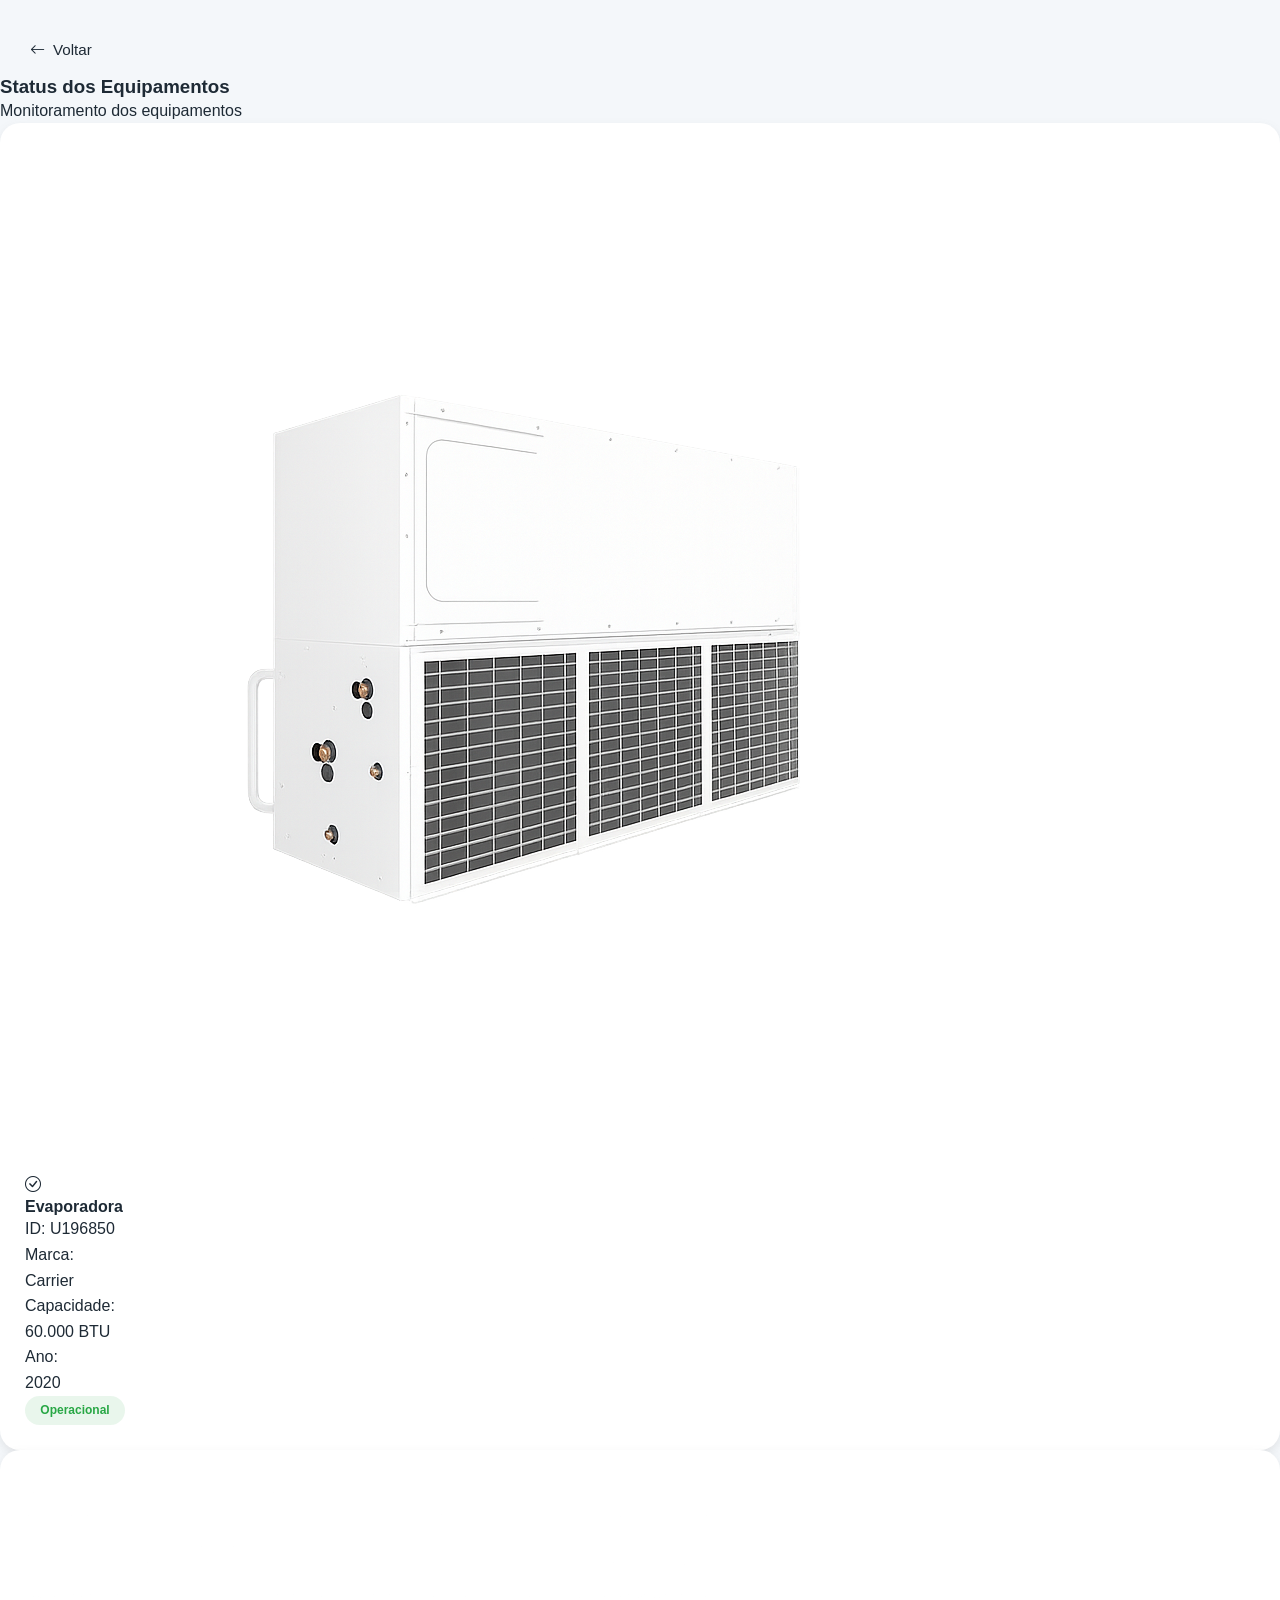
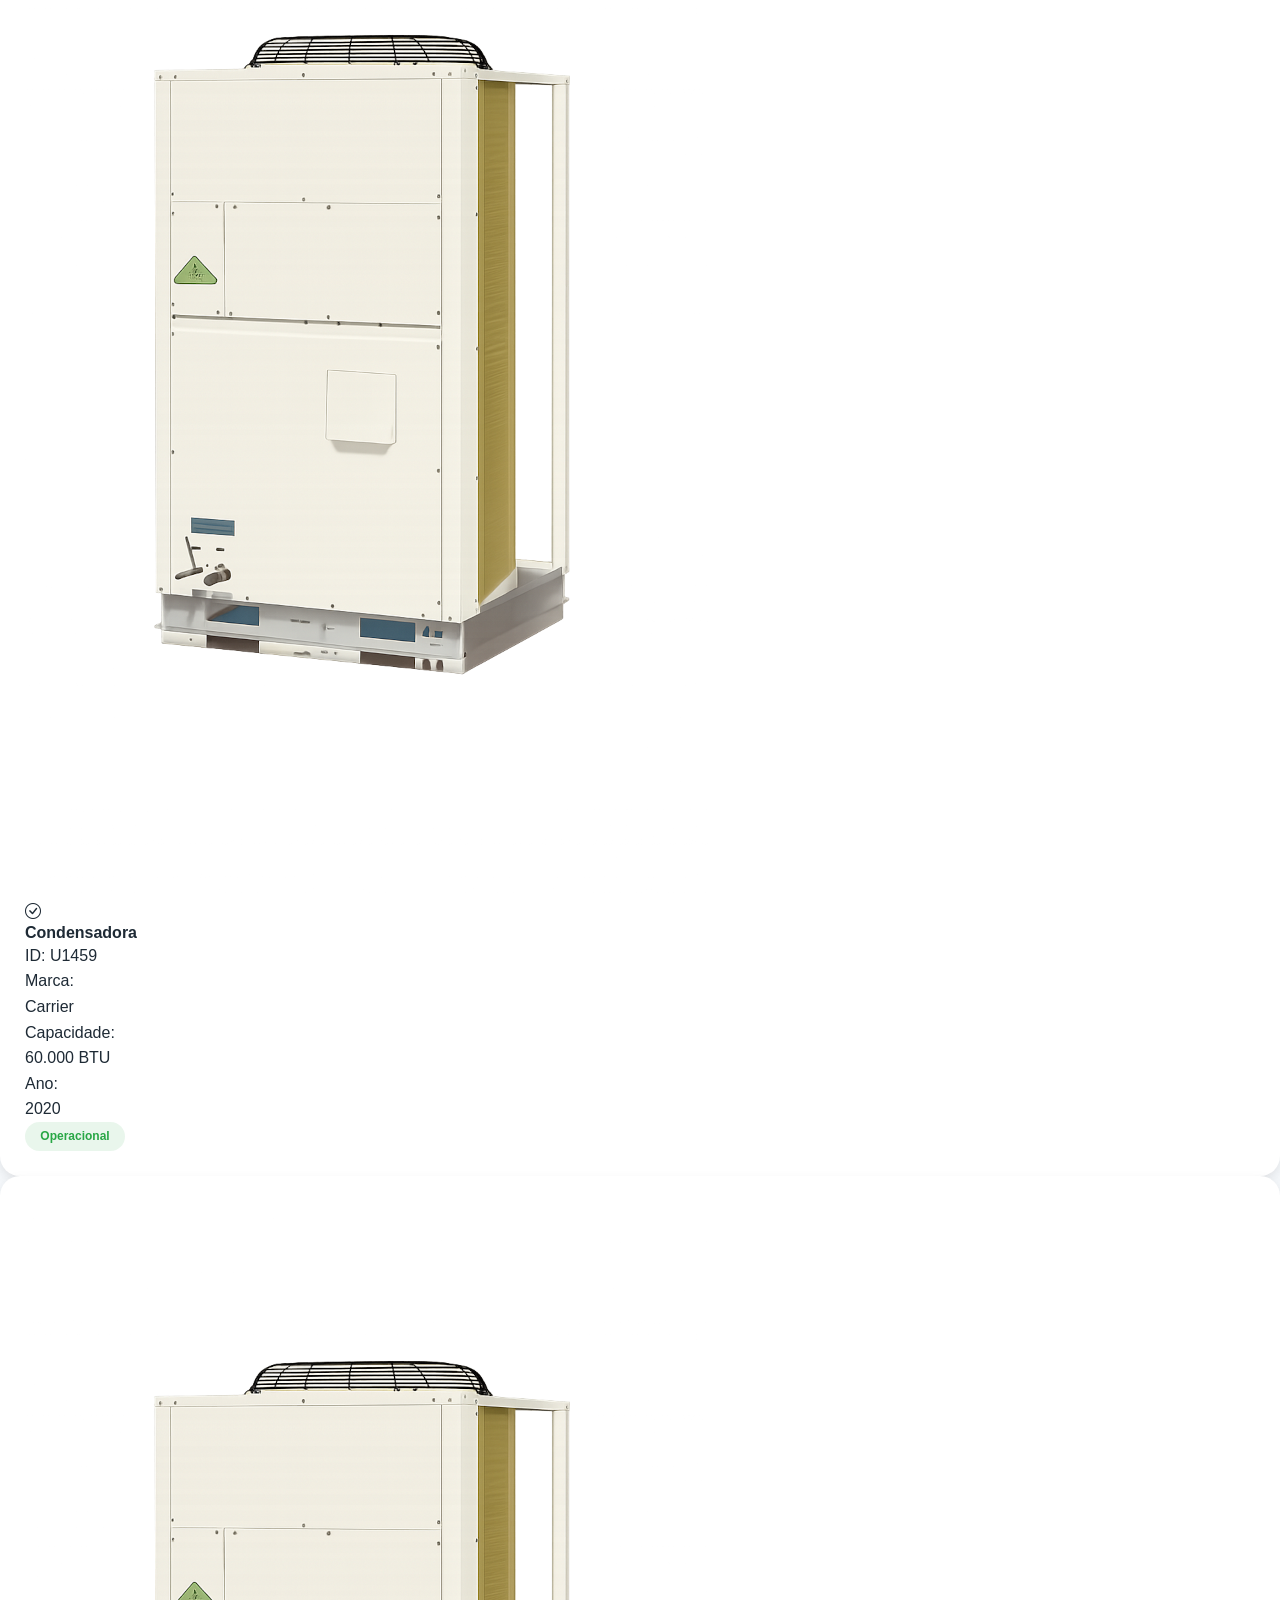
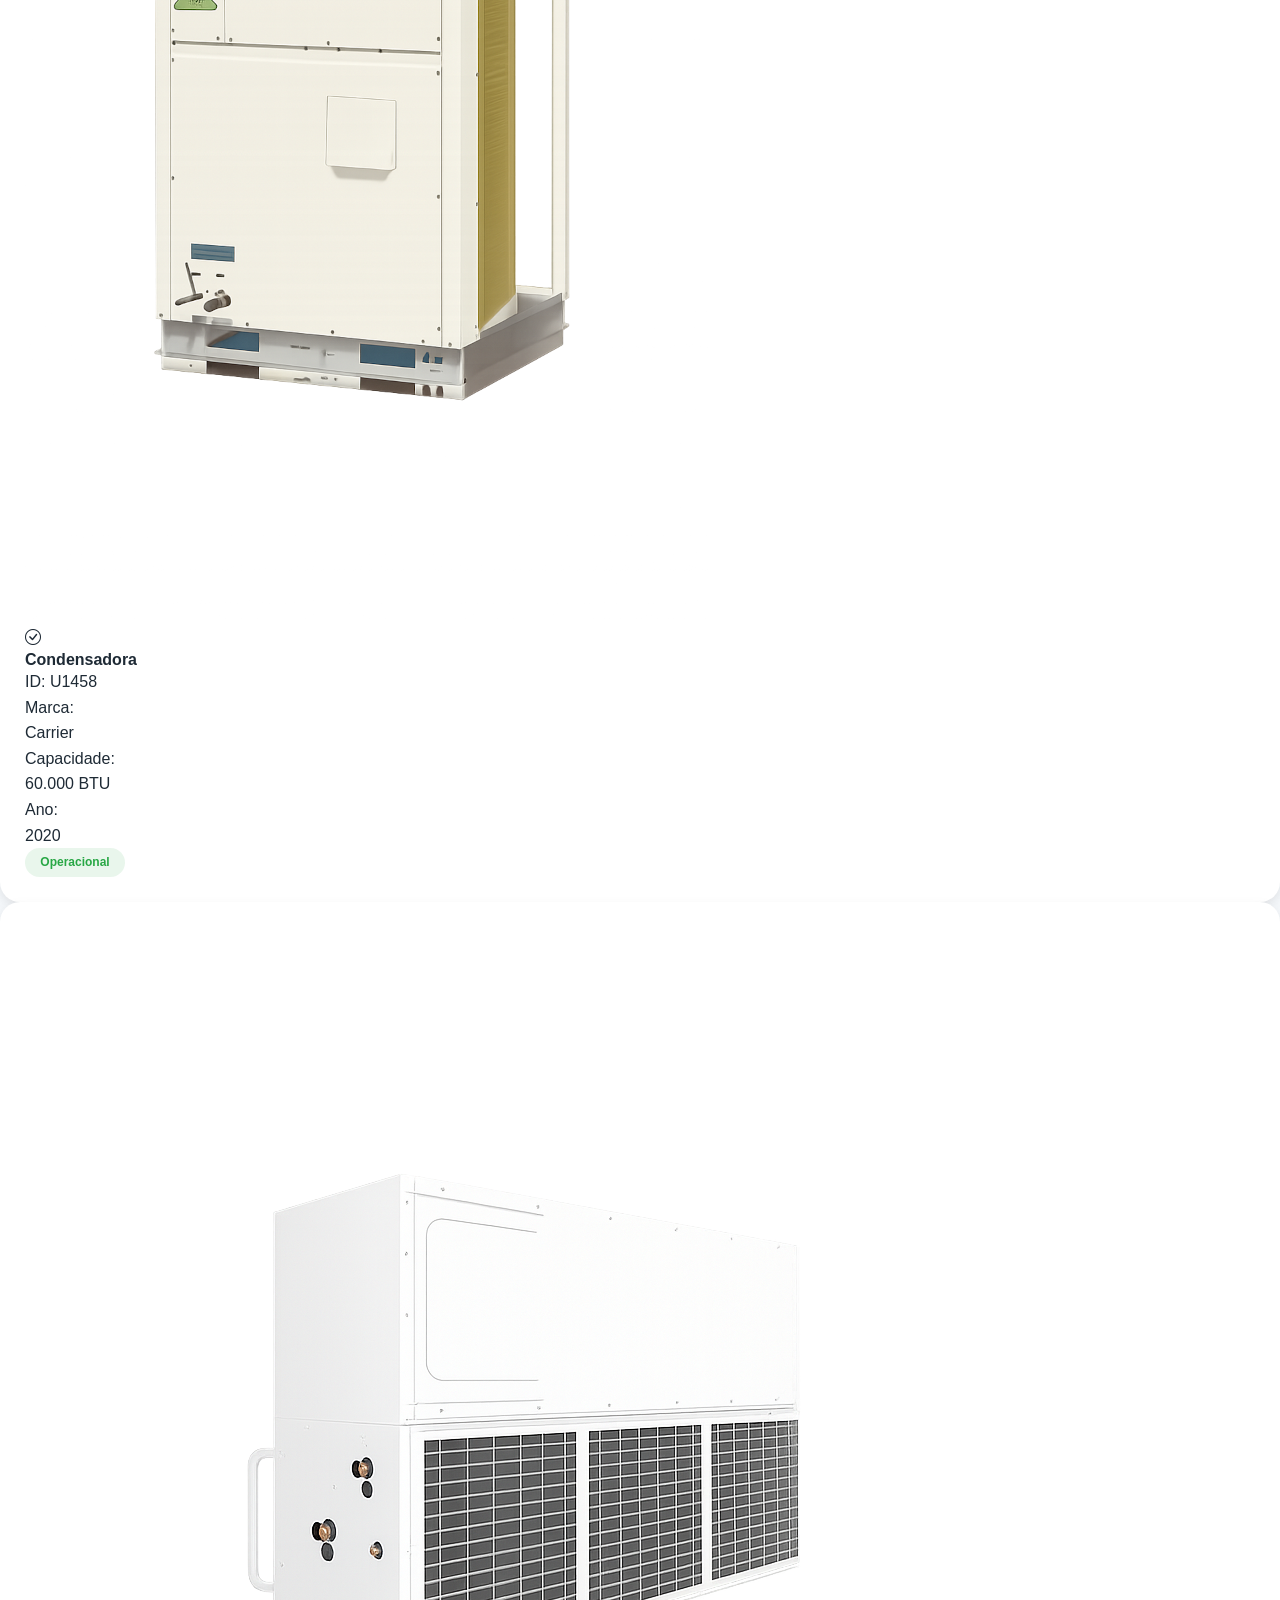
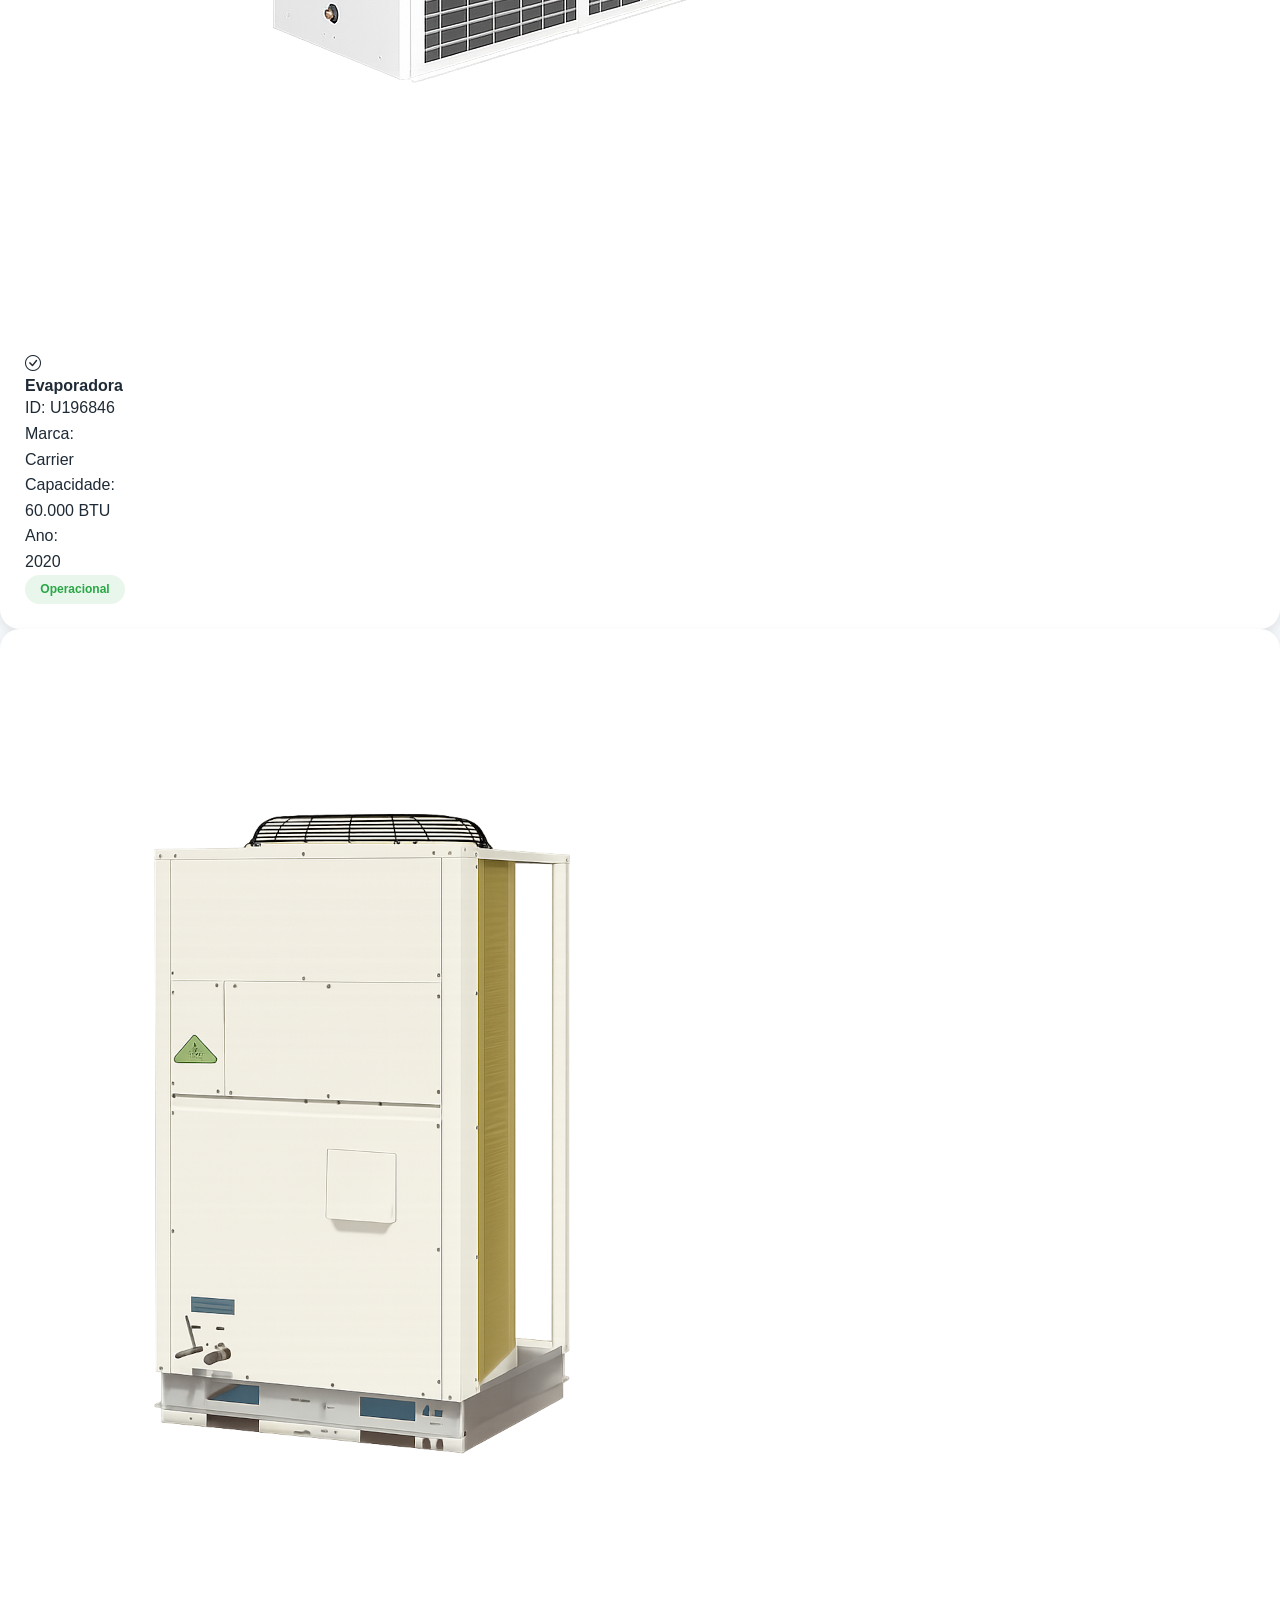
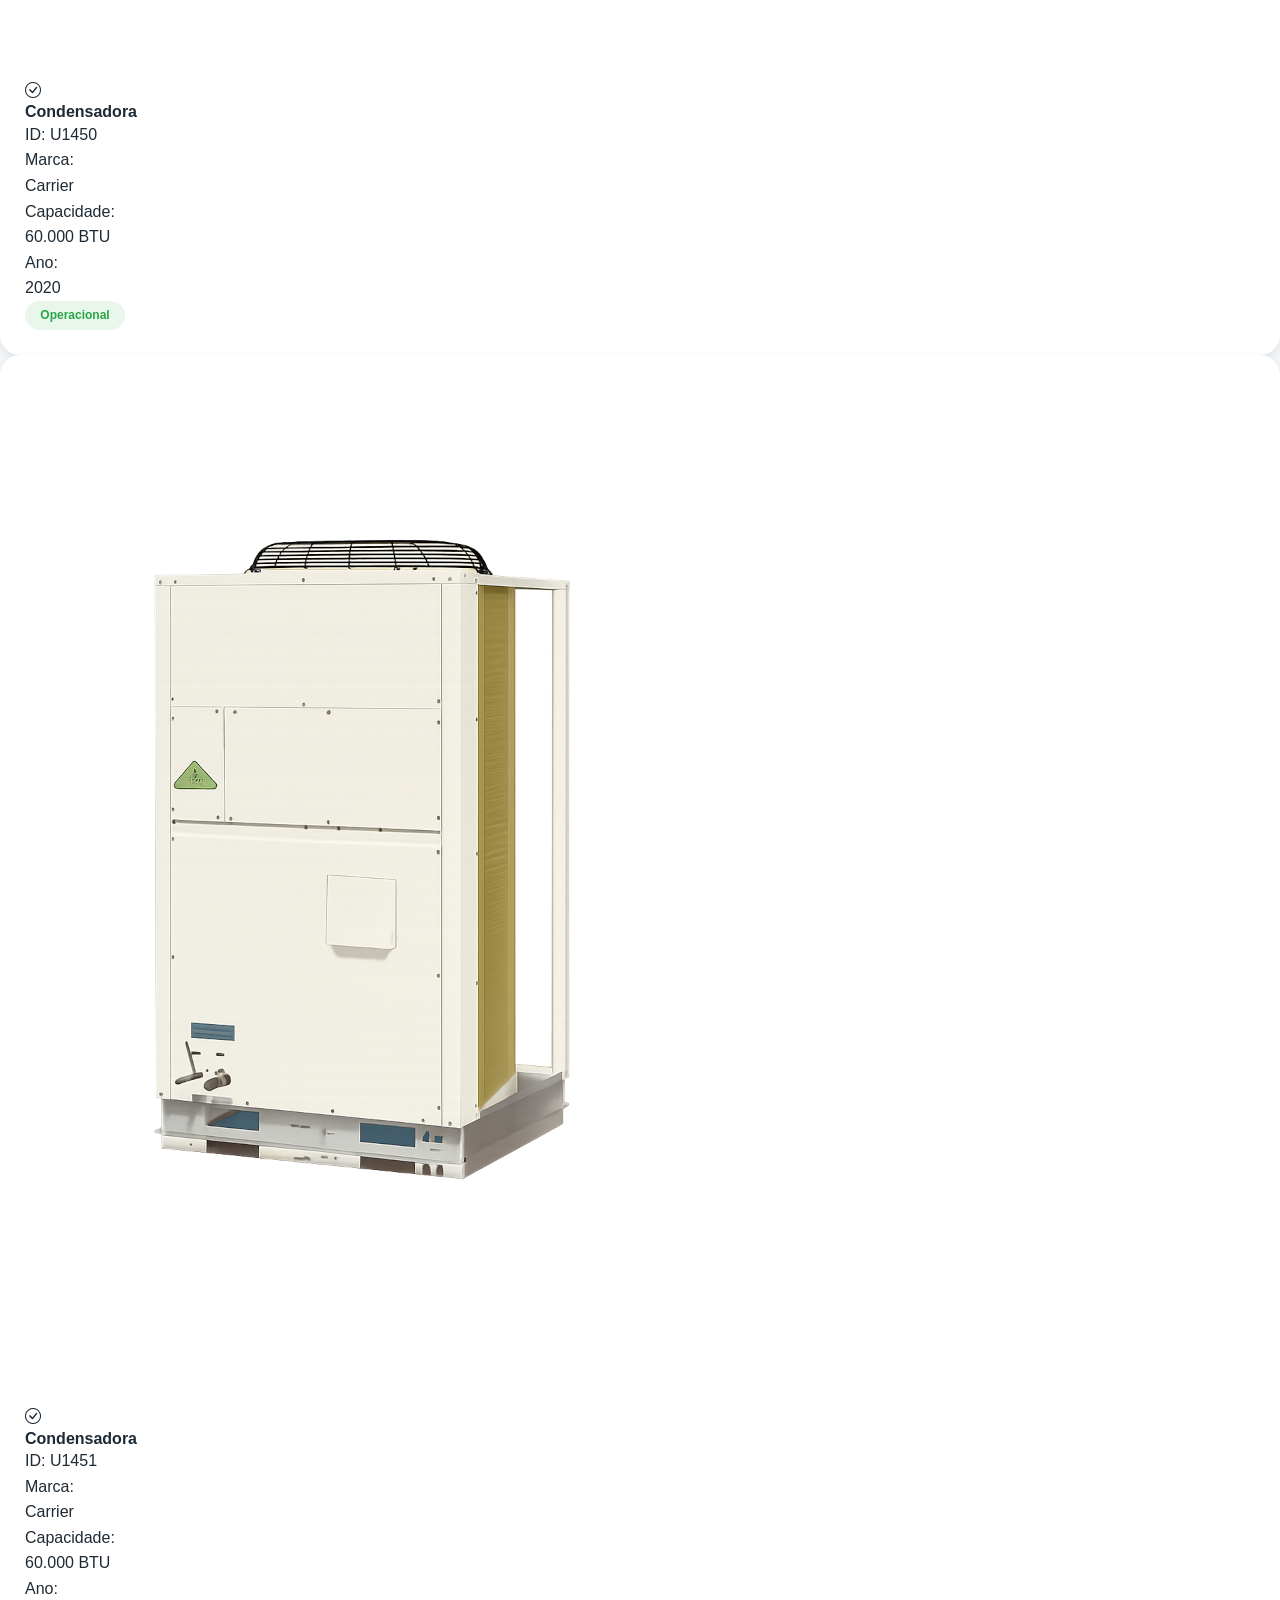
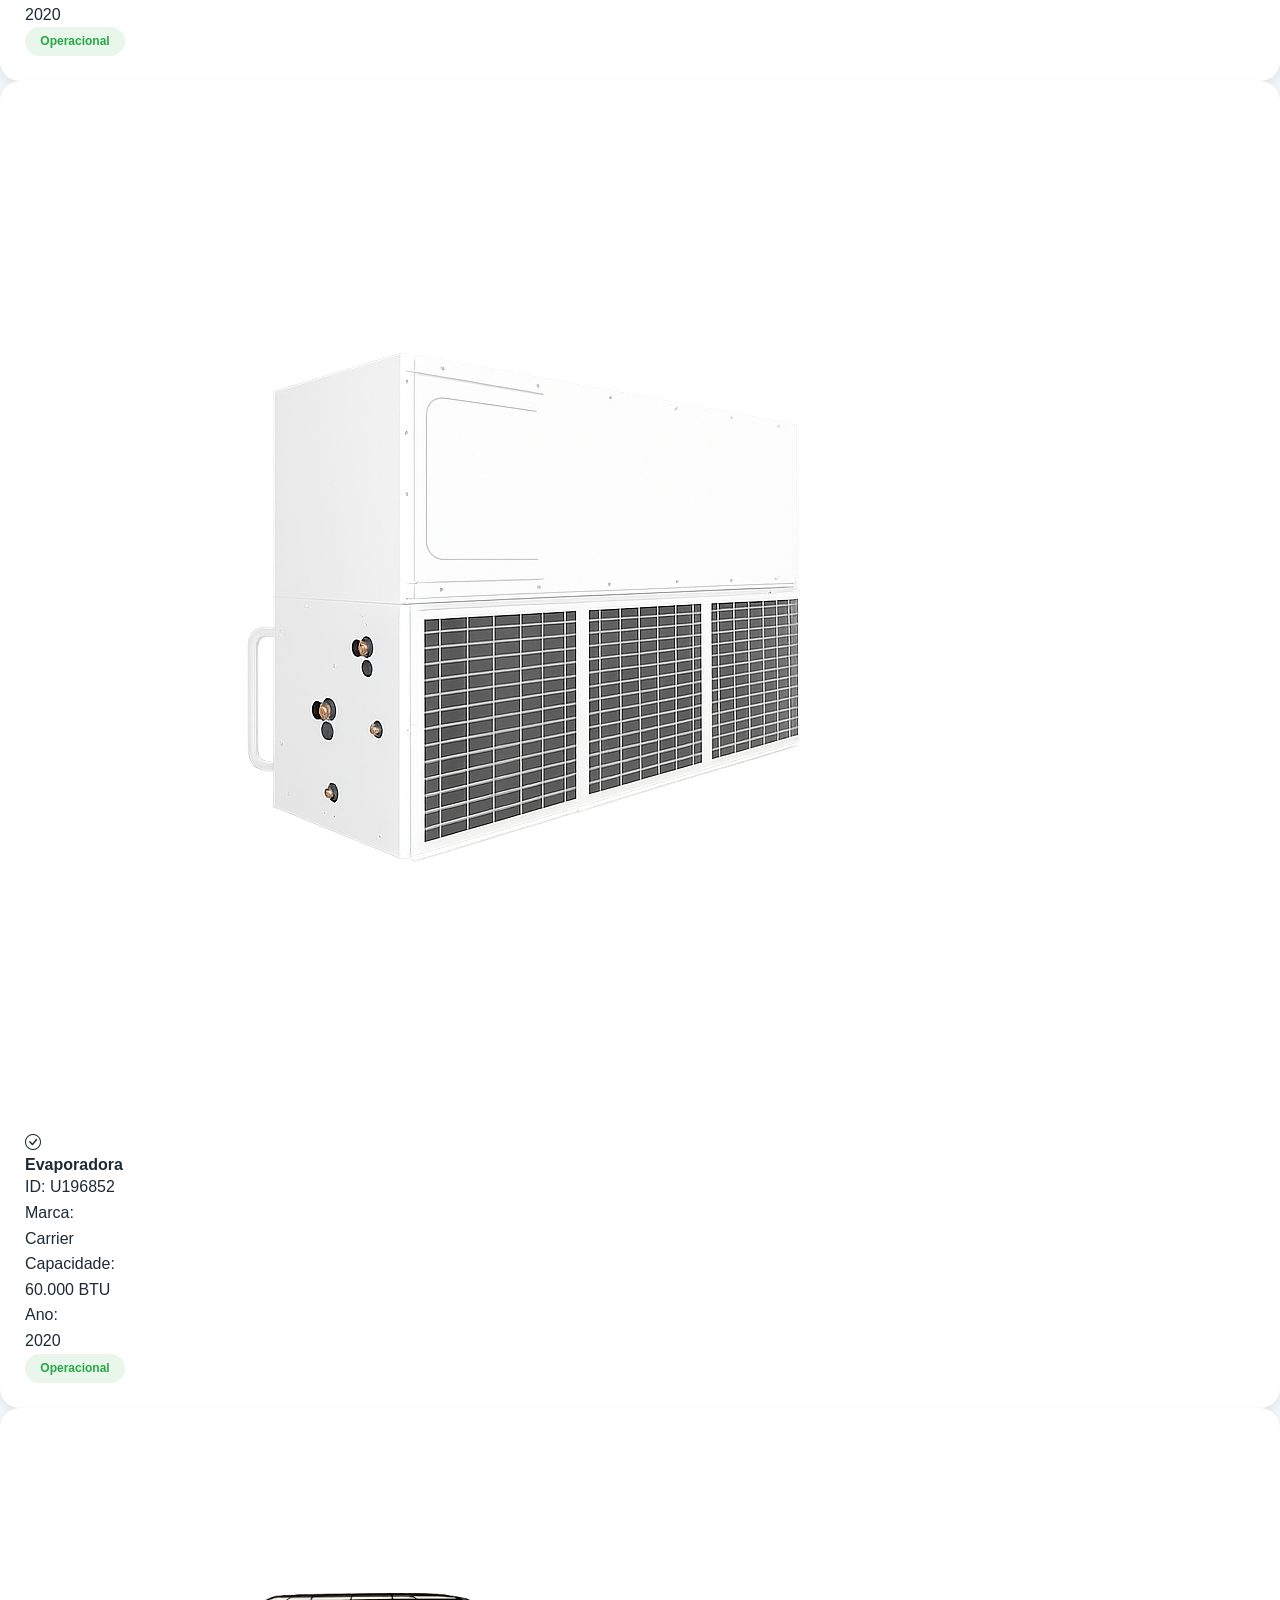
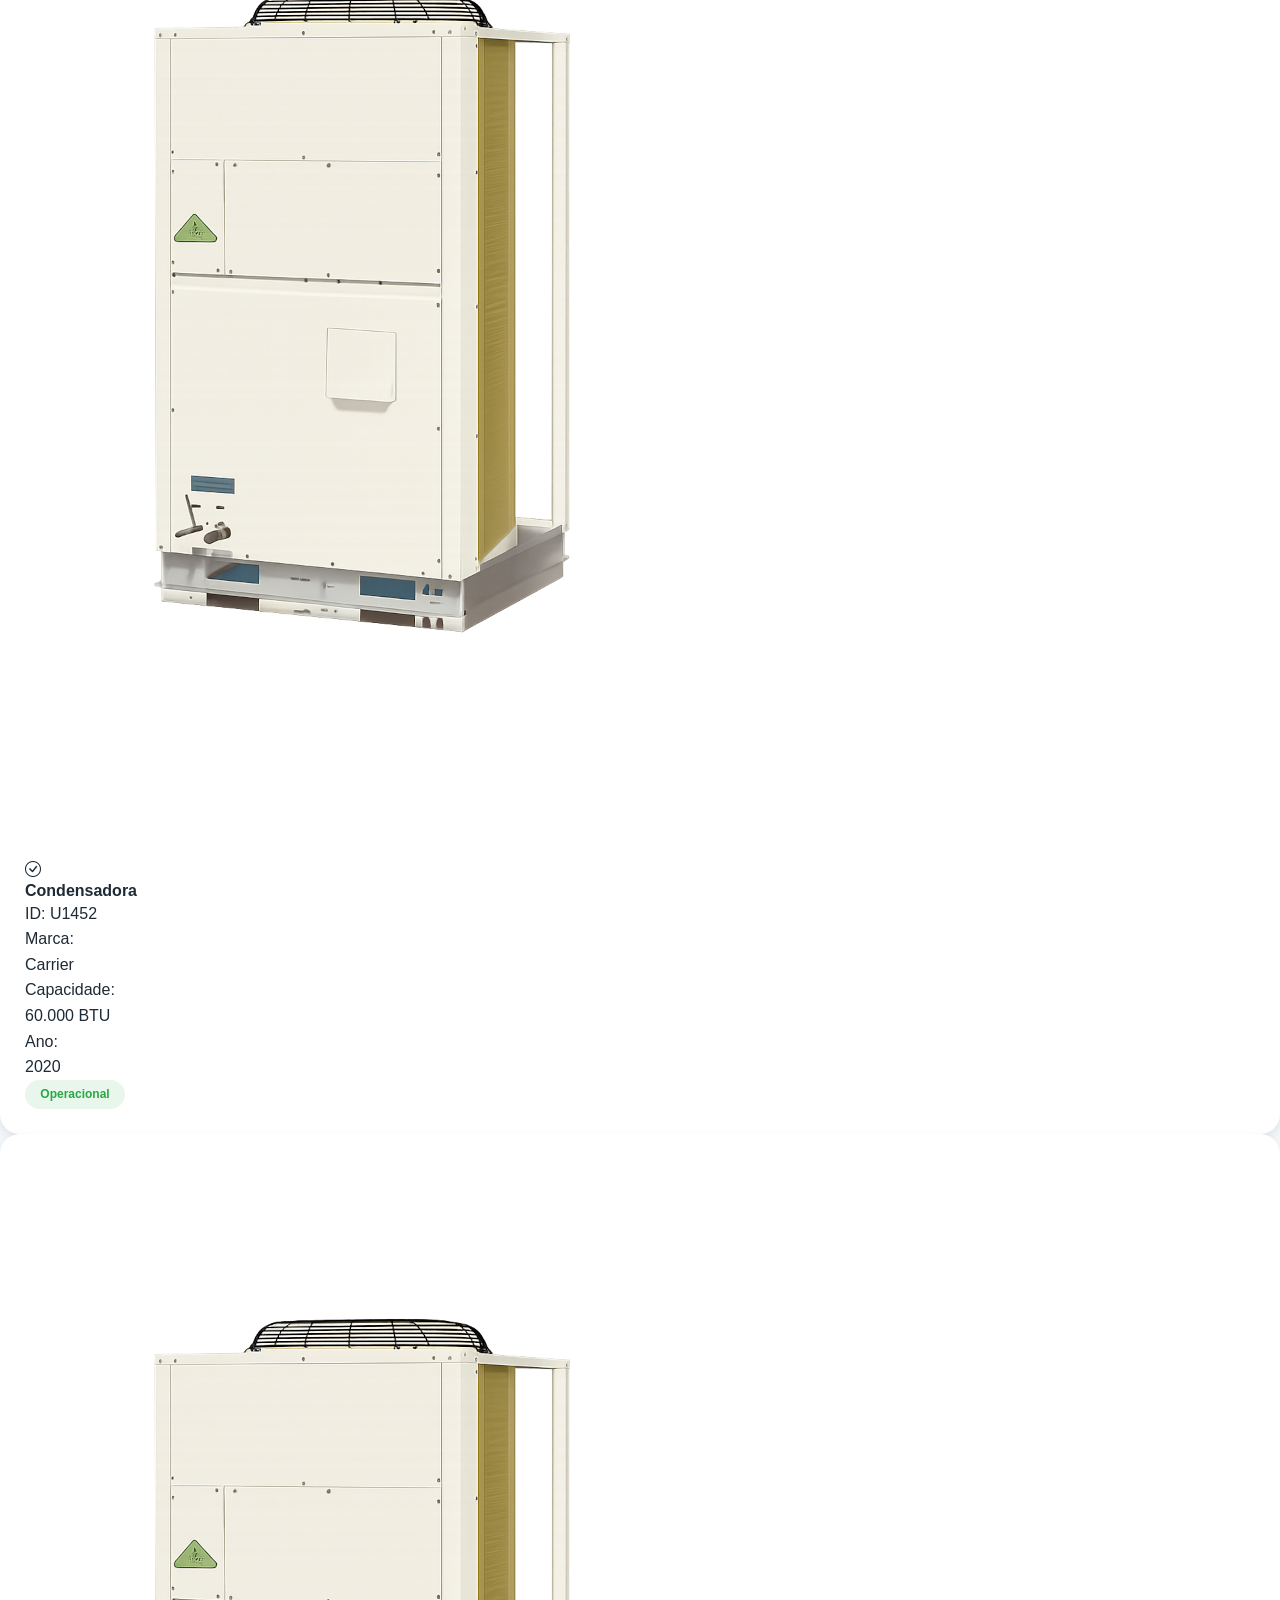
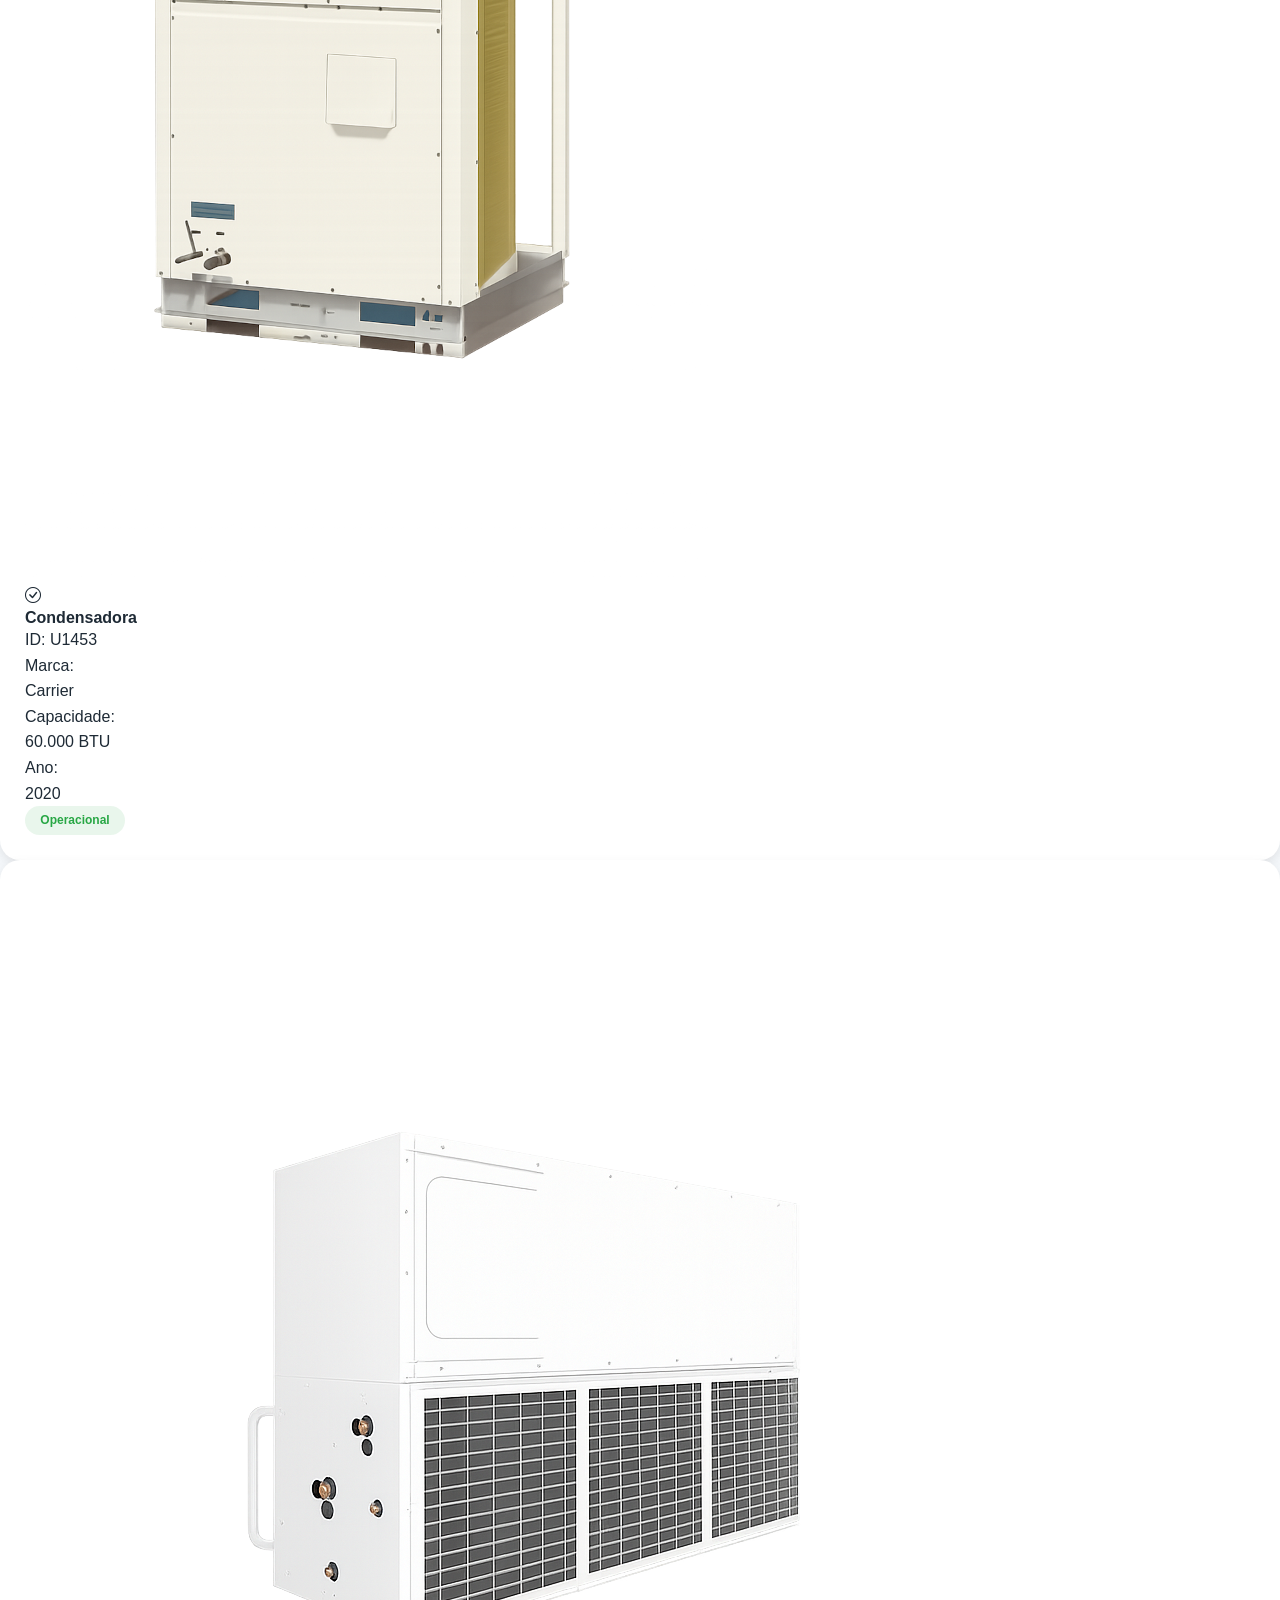
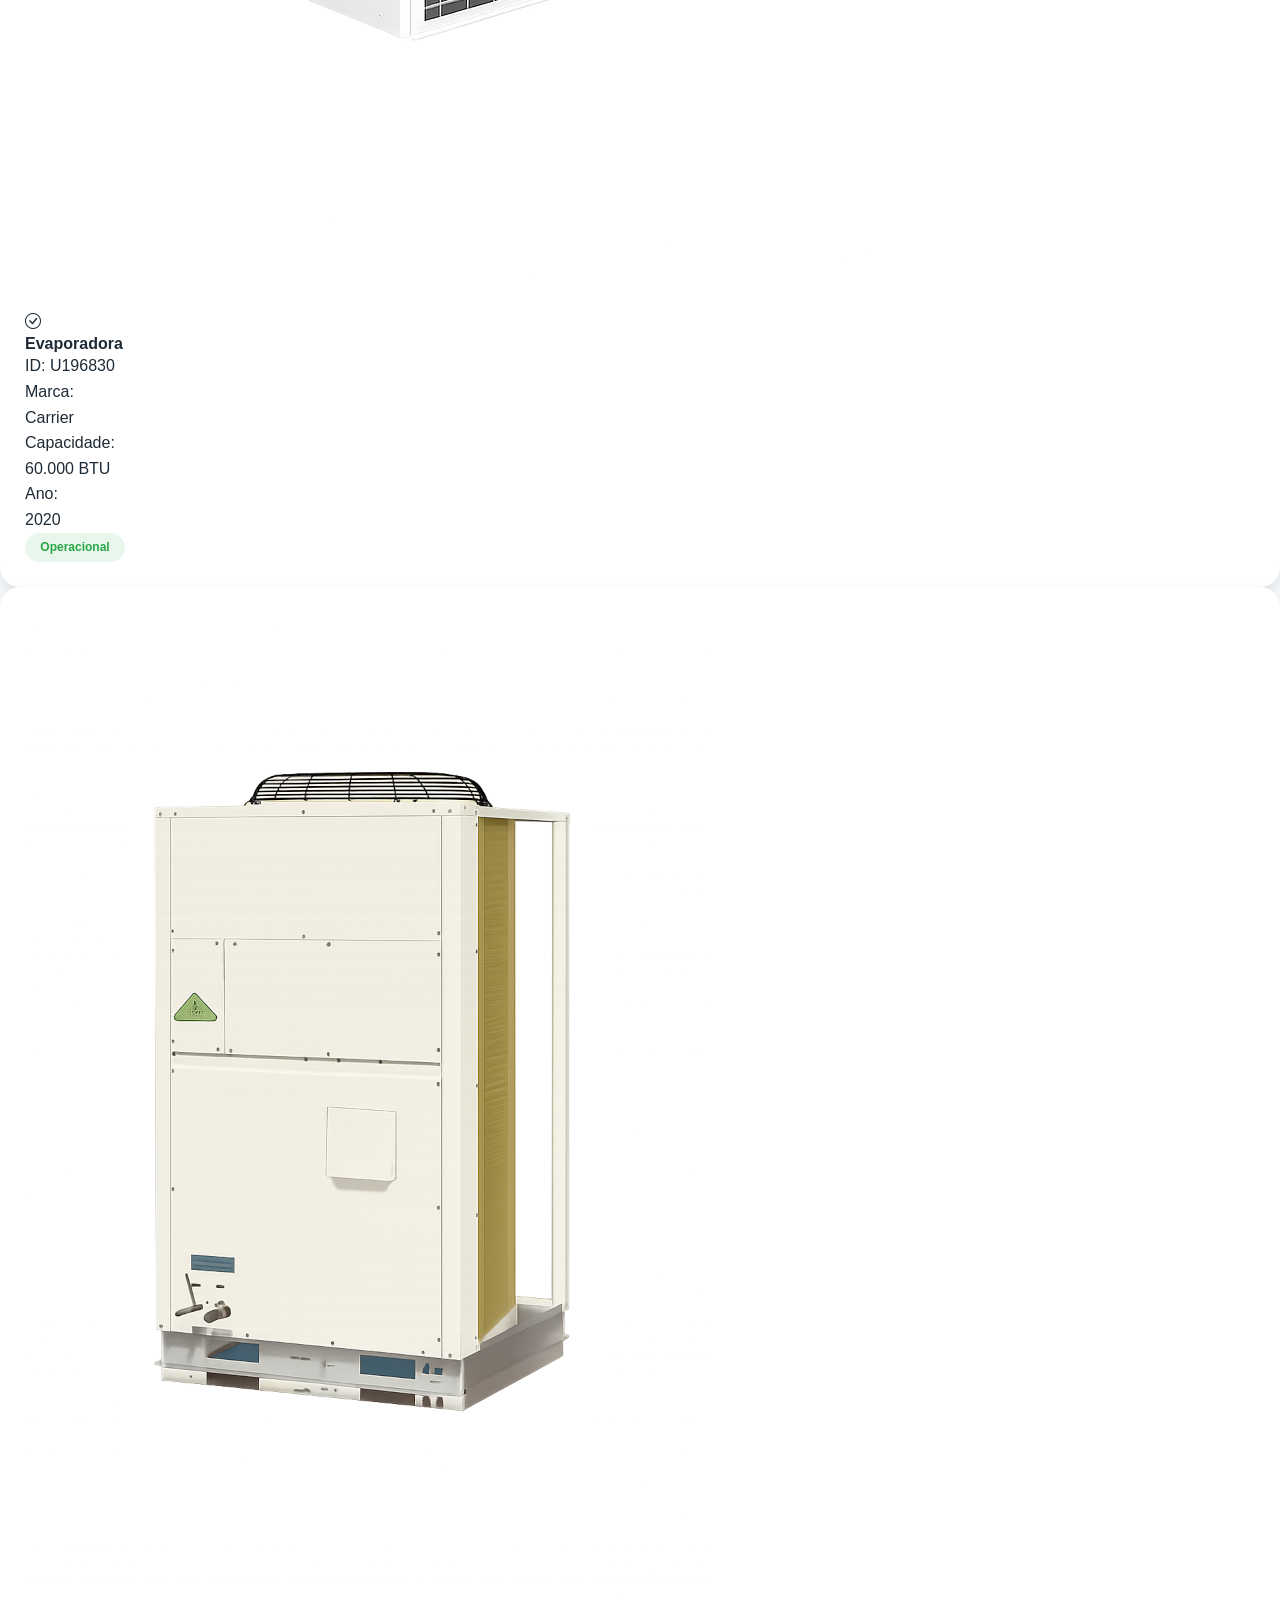
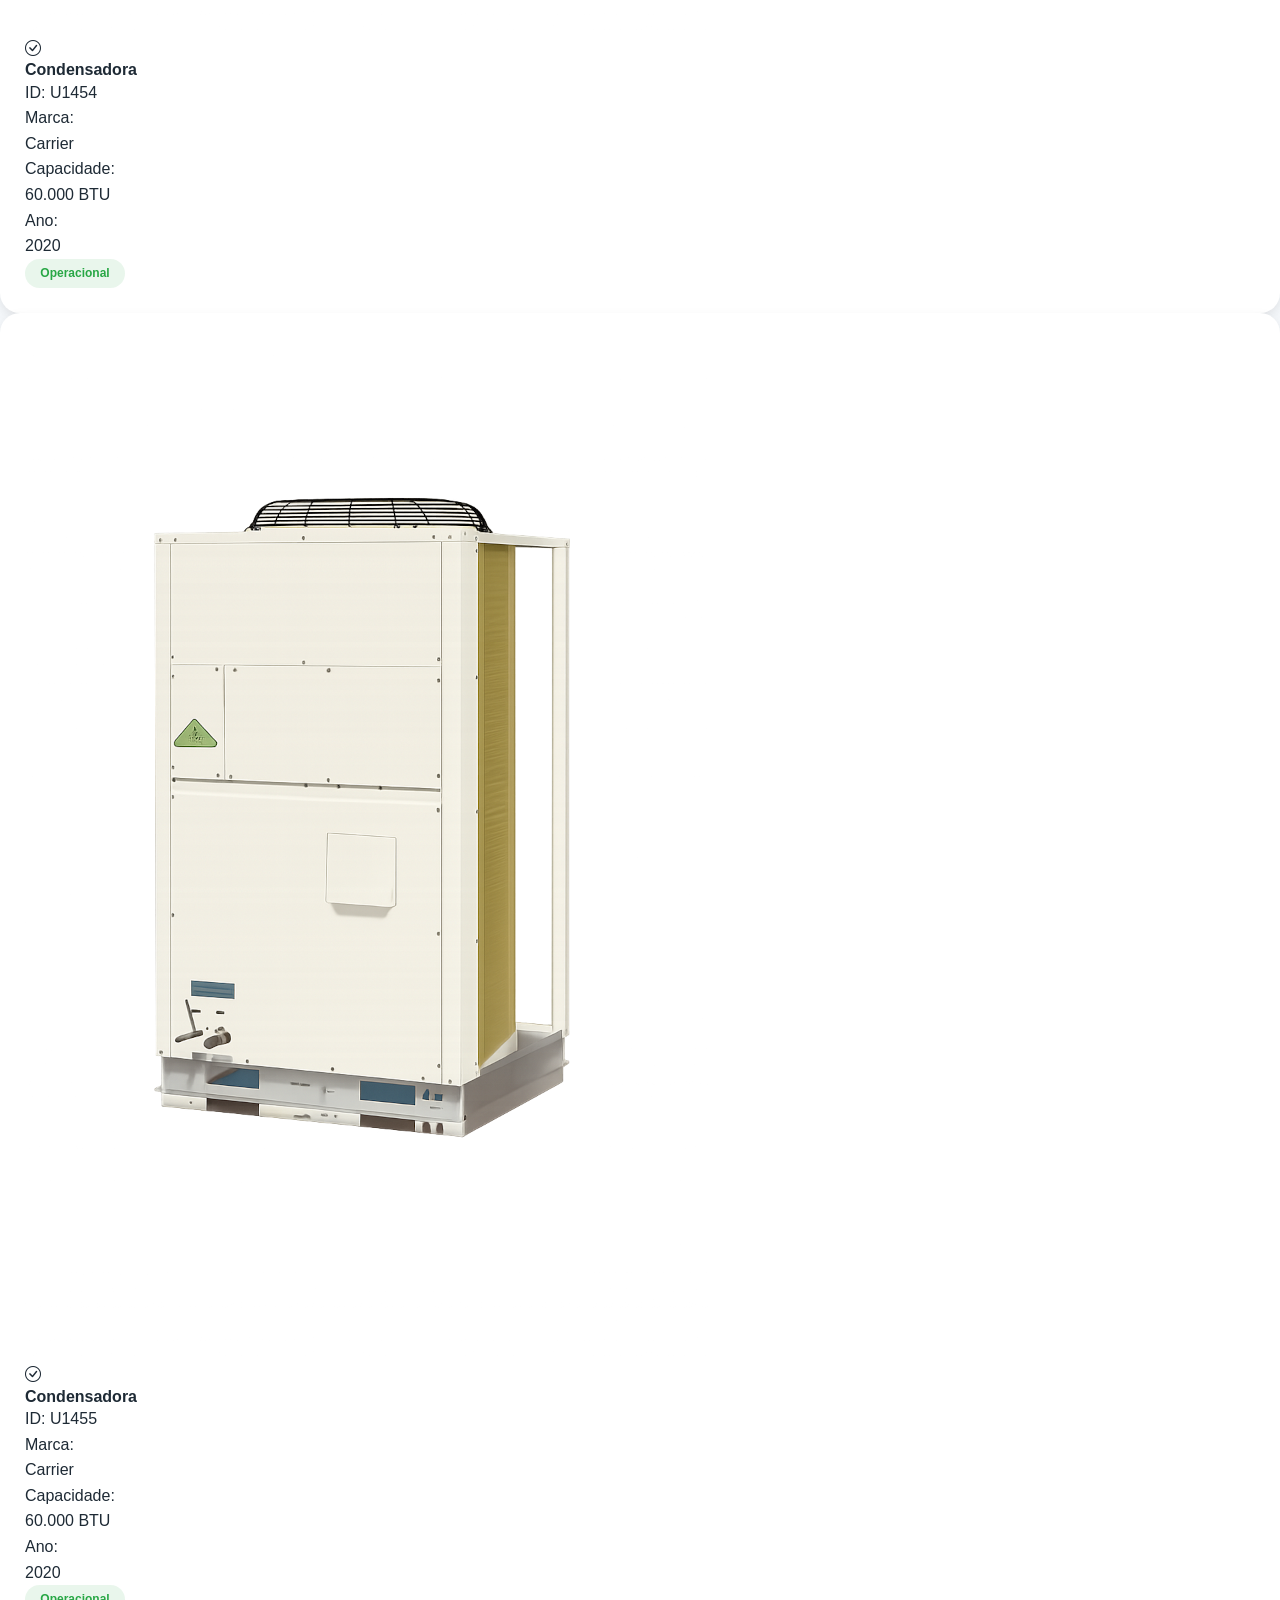
<file: pag-equip-145.html>
<!DOCTYPE html>
<html lang="pt-br">
<head>
    <meta charset="UTF-8">
    <meta name="viewport" content="width=device-width, initial-scale=1.0">
    <title>Equipamentos Loja 145</title>
    <link rel="stylesheet" href="css/style.css">
    <link rel="stylesheet" href="https://cdn.jsdelivr.net/npm/bootstrap-icons@1.11.3/font/bootstrap-icons.css">
</head>
<body>
    <div class="container">
        <div class="area-conteudo">
            <div class="conteudo-1">
                <div>
                    <a href="pagina-lojas.html" class="btn">
                        <i class="bi bi-arrow-left"></i> Voltar
                    </a>
                </div>
                <div class="monitoramento">
                    <h3>Status dos Equipamentos</h3>
                    <p>Monitoramento dos equipamentos</p>
                </div>
            </div>
            <div class="conteudo-2">
                <div class="circuito"> <!-- Circuito 1 -->
                    <div class="card-equip"><!-- Evaporadora -->
                        <div class="cx-img-evap">
                            <img src="imagens/evap-001.png" alt="" class="img-evap">
                        </div>
                        <i class="bi bi-check-circle icone icone-ok"></i>
                        <!-- <i class="bi bi-exclamation-circle icone icone-alerta"></i> -->
                        <!-- <i class="bi bi-wrench icone icone-manutencao"></i> -->
                        <!-- <i class="bi-dash-circle icone icone-parado"></i> -->
                        <div class="ident">
                            <h4>Evaporadora</h4>
                            <p>ID: U196850</p>
                        </div>
                        <div class="marca">
                            <p>Marca:</p>
                            <p>Carrier</p>
                        </div>
                        <div class="btu">
                            <p>Capacidade:</p>
                            <p>60.000 BTU</p>
                        </div>
                        <div class="ano">
                            <p>Ano:</p>
                            <p>2020</p>
                        </div>
                        <p class="operacional">Operacional</p>
                        <!-- <p class="alerta">Atenção</p> -->
                        <!-- <p class="manutencao">Manutenção</p> -->
                        <!-- <p class="parado">Parado</p> -->
                    </div>
                    <div class="card-equip"><!-- COND 1 -->
                        <div class="cx-img-cond">
                            <img src="imagens/cond-005.png" alt="" class="img-cond">
                        </div>
                        <i class="bi bi-check-circle icone icone-ok"></i>
                        <!-- <i class="bi bi-exclamation-circle icone icone-alerta"></i> -->
                        <!-- <i class="bi bi-wrench icone icone-manutencao"></i> -->
                         <!-- <i class="bi-dash-circle icone icone-parado"></i> -->
                        <div class="ident">
                            <h4>Condensadora</h4>
                            <p>ID: U1459</p>
                        </div>
                        <div class="marca">
                            <p>Marca:</p>
                            <p>Carrier</p>
                        </div>
                        <div class="btu">
                            <p>Capacidade:</p>
                            <p>60.000 BTU</p>
                        </div>
                        <div class="ano">
                            <p>Ano:</p>
                            <p>2020</p>
                        </div>
                        <p class="operacional">Operacional</p>
                        <!-- <p class="alerta">Atenção</p> -->
                        <!--<p class="manutencao">Manutenção</p>-->
                        <!-- <p class="parado">Parado</p> -->
                    </div>
                    <div class="card-equip"><!-- COND 2 -->
                        <div class="cx-img-cond">
                            <img src="imagens/cond-005.png" alt="" class="img-cond">
                        </div>
                        <i class="bi bi-check-circle icone icone-ok"></i>
                        <!-- <i class="bi bi-exclamation-circle icone icone-alerta"></i> -->
                        <!--<i class="bi bi-wrench icone icone-manutencao"></i> -->
                        <!-- <i class="bi-dash-circle icone icone-parado"></i> -->
                        <div class="ident">
                            <h4>Condensadora</h4>
                            <p>ID: U1458</p>
                        </div>
                        <div class="marca">
                            <p>Marca:</p>
                            <p>Carrier</p>
                        </div>
                        <div class="btu">
                            <p>Capacidade:</p>
                            <p>60.000 BTU</p>
                        </div>
                        <div class="ano">
                            <p>Ano:</p>
                            <p>2020</p>
                        </div>
                        <p class="operacional">Operacional</p>
                        <!-- <p class="alerta">Atenção</p> -->
                        <!--<p class="manutencao">Manutenção</p>-->
                        <!-- <p class="parado">Parado</p> -->
                    </div>
                </div>
                <div class="circuito"> <!-- Circuito 2 -->
                    <div class="card-equip"><!-- Evaporadora -->
                        <div class="cx-img-evap">
                            <img src="imagens/evap-001.png" alt="" class="img-evap">
                        </div>
                        <i class="bi bi-check-circle icone icone-ok"></i>
                        <!-- <i class="bi bi-exclamation-circle icone icone-alerta"></i> -->
                        <!-- <i class="bi bi-wrench icone icone-manutencao"></i> -->
                        <!-- <i class="bi-dash-circle icone icone-parado"></i> -->
                        <div class="ident">
                            <h4>Evaporadora</h4>
                            <p>ID: U196846</p>
                        </div>
                        <div class="marca">
                            <p>Marca:</p>
                            <p>Carrier</p>
                        </div>
                        <div class="btu">
                            <p>Capacidade:</p>
                            <p>60.000 BTU</p>
                        </div>
                        <div class="ano">
                            <p>Ano:</p>
                            <p>2020</p>
                        </div>
                        <p class="operacional">Operacional</p>
                        <!-- <p class="alerta">Atenção</p> -->
                        <!-- <p class="manutencao">Manutenção</p> -->
                        <!-- <p class="parado">Parado</p> -->
                    </div>
                    <div class="card-equip"><!-- COND 1 -->
                        <div class="cx-img-cond">
                            <img src="imagens/cond-005.png" alt="" class="img-cond">
                        </div>
                        <i class="bi bi-check-circle icone icone-ok"></i>
                        <!-- <i class="bi bi-exclamation-circle icone icone-alerta"></i> -->
                        <!-- <i class="bi bi-wrench icone icone-manutencao"></i> -->
                         <!-- <i class="bi-dash-circle icone icone-parado"></i> -->
                        <div class="ident">
                            <h4>Condensadora</h4>
                            <p>ID: U1450</p>
                        </div>
                        <div class="marca">
                            <p>Marca:</p>
                            <p>Carrier</p>
                        </div>
                        <div class="btu">
                            <p>Capacidade:</p>
                            <p>60.000 BTU</p>
                        </div>
                        <div class="ano">
                            <p>Ano:</p>
                            <p>2020</p>
                        </div>
                        <p class="operacional">Operacional</p>
                        <!-- <p class="alerta">Atenção</p> -->
                        <!--<p class="manutencao">Manutenção</p>-->
                        <!-- <p class="parado">Parado</p> -->
                    </div>
                    <div class="card-equip"><!-- COND 2 -->
                        <div class="cx-img-cond">
                            <img src="imagens/cond-005.png" alt="" class="img-cond">
                        </div>
                        <i class="bi bi-check-circle icone icone-ok"></i>
                        <!-- <i class="bi bi-exclamation-circle icone icone-alerta"></i> -->
                        <!--<i class="bi bi-wrench icone icone-manutencao"></i> -->
                        <!-- <i class="bi-dash-circle icone icone-parado"></i> -->
                        <div class="ident">
                            <h4>Condensadora</h4>
                            <p>ID: U1451</p>
                        </div>
                        <div class="marca">
                            <p>Marca:</p>
                            <p>Carrier</p>
                        </div>
                        <div class="btu">
                            <p>Capacidade:</p>
                            <p>60.000 BTU</p>
                        </div>
                        <div class="ano">
                            <p>Ano:</p>
                            <p>2020</p>
                        </div>
                        <p class="operacional">Operacional</p>
                        <!-- <p class="alerta">Atenção</p> -->
                        <!--<p class="manutencao">Manutenção</p>-->
                        <!-- <p class="parado">Parado</p> -->
                    </div>
                </div>
                <div class="circuito"> <!-- Circuito 3 -->
                    <div class="card-equip"><!-- Evaporadora -->
                        <div class="cx-img-evap">
                            <img src="imagens/evap-001.png" alt="" class="img-evap">
                        </div>
                        <i class="bi bi-check-circle icone icone-ok"></i>
                        <!-- <i class="bi bi-exclamation-circle icone icone-alerta"></i> -->
                        <!-- <i class="bi bi-wrench icone icone-manutencao"></i> -->
                        <!-- <i class="bi-dash-circle icone icone-parado"></i> -->
                        <div class="ident">
                            <h4>Evaporadora</h4>
                            <p>ID: U196852</p>
                        </div>
                        <div class="marca">
                            <p>Marca:</p>
                            <p>Carrier</p>
                        </div>
                        <div class="btu">
                            <p>Capacidade:</p>
                            <p>60.000 BTU</p>
                        </div>
                        <div class="ano">
                            <p>Ano:</p>
                            <p>2020</p>
                        </div>
                        <p class="operacional">Operacional</p>
                        <!-- <p class="alerta">Atenção</p> -->
                        <!-- <p class="manutencao">Manutenção</p> -->
                        <!-- <p class="parado">Parado</p> -->
                    </div>
                    <div class="card-equip"><!-- COND 1 -->
                        <div class="cx-img-cond">
                            <img src="imagens/cond-005.png" alt="" class="img-cond">
                        </div>
                        <i class="bi bi-check-circle icone icone-ok"></i>
                        <!-- <i class="bi bi-exclamation-circle icone icone-alerta"></i> -->
                        <!-- <i class="bi bi-wrench icone icone-manutencao"></i> -->
                         <!-- <i class="bi-dash-circle icone icone-parado"></i> -->
                        <div class="ident">
                            <h4>Condensadora</h4>
                            <p>ID: U1452</p>
                        </div>
                        <div class="marca">
                            <p>Marca:</p>
                            <p>Carrier</p>
                        </div>
                        <div class="btu">
                            <p>Capacidade:</p>
                            <p>60.000 BTU</p>
                        </div>
                        <div class="ano">
                            <p>Ano:</p>
                            <p>2020</p>
                        </div>
                        <p class="operacional">Operacional</p>
                        <!-- <p class="alerta">Atenção</p> -->
                        <!--<p class="manutencao">Manutenção</p>-->
                        <!-- <p class="parado">Parado</p> -->
                    </div>
                    <div class="card-equip"><!-- COND 2 -->
                        <div class="cx-img-cond">
                            <img src="imagens/cond-005.png" alt="" class="img-cond">
                        </div>
                        <i class="bi bi-check-circle icone icone-ok"></i>
                        <!-- <i class="bi bi-exclamation-circle icone icone-alerta"></i> -->
                        <!--<i class="bi bi-wrench icone icone-manutencao"></i> -->
                        <!-- <i class="bi-dash-circle icone icone-parado"></i> -->
                        <div class="ident">
                            <h4>Condensadora</h4>
                            <p>ID: U1453</p>
                        </div>
                        <div class="marca">
                            <p>Marca:</p>
                            <p>Carrier</p>
                        </div>
                        <div class="btu">
                            <p>Capacidade:</p>
                            <p>60.000 BTU</p>
                        </div>
                        <div class="ano">
                            <p>Ano:</p>
                            <p>2020</p>
                        </div>
                        <p class="operacional">Operacional</p>
                        <!-- <p class="alerta">Atenção</p> -->
                        <!--<p class="manutencao">Manutenção</p>-->
                        <!-- <p class="parado">Parado</p> -->
                    </div>
                </div>
                <div class="circuito"> <!-- Circuito 4 -->
                    <div class="card-equip"><!-- Evaporadora -->
                        <div class="cx-img-evap">
                            <img src="imagens/evap-001.png" alt="" class="img-evap">
                        </div>
                        <i class="bi bi-check-circle icone icone-ok"></i>
                        <!-- <i class="bi bi-exclamation-circle icone icone-alerta"></i> -->
                        <!-- <i class="bi bi-wrench icone icone-manutencao"></i> -->
                        <!-- <i class="bi-dash-circle icone icone-parado"></i> -->
                        <div class="ident">
                            <h4>Evaporadora</h4>
                            <p>ID: U196830</p>
                        </div>
                        <div class="marca">
                            <p>Marca:</p>
                            <p>Carrier</p>
                        </div>
                        <div class="btu">
                            <p>Capacidade:</p>
                            <p>60.000 BTU</p>
                        </div>
                        <div class="ano">
                            <p>Ano:</p>
                            <p>2020</p>
                        </div>
                        <p class="operacional">Operacional</p>
                        <!-- <p class="alerta">Atenção</p> -->
                        <!-- <p class="manutencao">Manutenção</p> -->
                        <!-- <p class="parado">Parado</p> -->
                    </div>
                    <div class="card-equip"><!-- COND 1 -->
                        <div class="cx-img-cond">
                            <img src="imagens/cond-005.png" alt="" class="img-cond">
                        </div>
                        <i class="bi bi-check-circle icone icone-ok"></i>
                        <!-- <i class="bi bi-exclamation-circle icone icone-alerta"></i> -->
                        <!-- <i class="bi bi-wrench icone icone-manutencao"></i> -->
                         <!-- <i class="bi-dash-circle icone icone-parado"></i> -->
                        <div class="ident">
                            <h4>Condensadora</h4>
                            <p>ID: U1454</p>
                        </div>
                        <div class="marca">
                            <p>Marca:</p>
                            <p>Carrier</p>
                        </div>
                        <div class="btu">
                            <p>Capacidade:</p>
                            <p>60.000 BTU</p>
                        </div>
                        <div class="ano">
                            <p>Ano:</p>
                            <p>2020</p>
                        </div>
                        <p class="operacional">Operacional</p>
                        <!-- <p class="alerta">Atenção</p> -->
                        <!--<p class="manutencao">Manutenção</p>-->
                        <!-- <p class="parado">Parado</p> -->
                    </div>
                    <div class="card-equip"><!-- COND 2 -->
                        <div class="cx-img-cond">
                            <img src="imagens/cond-005.png" alt="" class="img-cond">
                        </div>
                        <i class="bi bi-check-circle icone icone-ok"></i>
                        <!-- <i class="bi bi-exclamation-circle icone icone-alerta"></i> -->
                        <!--<i class="bi bi-wrench icone icone-manutencao"></i> -->
                        <!-- <i class="bi-dash-circle icone icone-parado"></i> -->
                        <div class="ident">
                            <h4>Condensadora</h4>
                            <p>ID: U1455</p>
                        </div>
                        <div class="marca">
                            <p>Marca:</p>
                            <p>Carrier</p>
                        </div>
                        <div class="btu">
                            <p>Capacidade:</p>
                            <p>60.000 BTU</p>
                        </div>
                        <div class="ano">
                            <p>Ano:</p>
                            <p>2020</p>
                        </div>
                        <p class="operacional">Operacional</p>
                        <!-- <p class="alerta">Atenção</p> -->
                        <!--<p class="manutencao">Manutenção</p>-->
                        <!-- <p class="parado">Parado</p> -->
                    </div>
                </div>
                <div class="circuito"> <!-- Circuito 5 -->
                    <div class="card-equip"><!-- Evaporadora -->
                        <div class="cx-img-evap">
                            <img src="imagens/evap-001.png" alt="" class="img-evap">
                        </div>
                        <i class="bi bi-check-circle icone icone-ok"></i>
                        <!-- <i class="bi bi-exclamation-circle icone icone-alerta"></i> -->
                        <!-- <i class="bi bi-wrench icone icone-manutencao"></i> -->
                        <!-- <i class="bi-dash-circle icone icone-parado"></i> -->
                        <div class="ident">
                            <h4>Evaporadora</h4>
                            <p>ID: U196852a</p>
                        </div>
                        <div class="marca">
                            <p>Marca:</p>
                            <p>Carrier</p>
                        </div>
                        <div class="btu">
                            <p>Capacidade:</p>
                            <p>60.000 BTU</p>
                        </div>
                        <div class="ano">
                            <p>Ano:</p>
                            <p>2020</p>
                        </div>
                        <p class="operacional">Operacional</p>
                        <!-- <p class="alerta">Atenção</p> -->
                        <!-- <p class="manutencao">Manutenção</p> -->
                        <!-- <p class="parado">Parado</p> -->
                    </div>
                    <div class="card-equip"><!-- COND 1 -->
                        <div class="cx-img-cond">
                            <img src="imagens/cond-005.png" alt="" class="img-cond">
                        </div>
                        <i class="bi bi-check-circle icone icone-ok"></i>
                        <!-- <i class="bi bi-exclamation-circle icone icone-alerta"></i> -->
                        <!-- <i class="bi bi-wrench icone icone-manutencao"></i> -->
                         <!-- <i class="bi-dash-circle icone icone-parado"></i> -->
                        <div class="ident">
                            <h4>Condensadora</h4>
                            <p>ID: U1456</p>
                        </div>
                        <div class="marca">
                            <p>Marca:</p>
                            <p>Carrier</p>
                        </div>
                        <div class="btu">
                            <p>Capacidade:</p>
                            <p>60.000 BTU</p>
                        </div>
                        <div class="ano">
                            <p>Ano:</p>
                            <p>2020</p>
                        </div>
                        <p class="operacional">Operacional</p>
                        <!-- <p class="alerta">Atenção</p> -->
                        <!--<p class="manutencao">Manutenção</p>-->
                        <!-- <p class="parado">Parado</p> -->
                    </div>
                    <div class="card-equip"><!-- COND 2 -->
                        <div class="cx-img-cond">
                            <img src="imagens/cond-005.png" alt="" class="img-cond">
                        </div>
                        <i class="bi bi-check-circle icone icone-ok"></i>
                        <!-- <i class="bi bi-exclamation-circle icone icone-alerta"></i> -->
                        <!--<i class="bi bi-wrench icone icone-manutencao"></i> -->
                        <!-- <i class="bi-dash-circle icone icone-parado"></i> -->
                        <div class="ident">
                            <h4>Condensadora</h4>
                            <p>ID: U1434a</p>
                        </div>
                        <div class="marca">
                            <p>Marca:</p>
                            <p>Carrier</p>
                        </div>
                        <div class="btu">
                            <p>Capacidade:</p>
                            <p>60.000 BTU</p>
                        </div>
                        <div class="ano">
                            <p>Ano:</p>
                            <p>2020</p>
                        </div>
                        <p class="operacional">Operacional</p>
                        <!-- <p class="alerta">Atenção</p> -->
                        <!--<p class="manutencao">Manutenção</p>-->
                        <!-- <p class="parado">Parado</p> -->
                    </div>
                </div>
                <div class="circuito"> <!-- Circuito 6 -->
                    <div class="card-equip"><!-- Evaporadora -->
                        <div class="cx-img-evap">
                            <img src="imagens/evap-001.png" alt="" class="img-evap">
                        </div>
                        <i class="bi bi-check-circle icone icone-ok"></i>
                        <!-- <i class="bi bi-exclamation-circle icone icone-alerta"></i> -->
                        <!-- <i class="bi bi-wrench icone icone-manutencao"></i> -->
                        <!-- <i class="bi-dash-circle icone icone-parado"></i> -->
                        <div class="ident">
                            <h4>Evaporadora</h4>
                            <p>ID: U196828</p>
                        </div>
                        <div class="marca">
                            <p>Marca:</p>
                            <p>Carrier</p>
                        </div>
                        <div class="btu">
                            <p>Capacidade:</p>
                            <p>60.000 BTU</p>
                        </div>
                        <div class="ano">
                            <p>Ano:</p>
                            <p>2020</p>
                        </div>
                        <p class="operacional">Operacional</p>
                        <!-- <p class="alerta">Atenção</p> -->
                        <!-- <p class="manutencao">Manutenção</p> -->
                        <!-- <p class="parado">Parado</p> -->
                    </div>
                    <div class="card-equip"><!-- COND 1 -->
                        <div class="cx-img-cond">
                            <img src="imagens/cond-005.png" alt="" class="img-cond">
                        </div>
                        <i class="bi bi-check-circle icone icone-ok"></i>
                        <!-- <i class="bi bi-exclamation-circle icone icone-alerta"></i> -->
                        <!-- <i class="bi bi-wrench icone icone-manutencao"></i> -->
                         <!-- <i class="bi-dash-circle icone icone-parado"></i> -->
                        <div class="ident">
                            <h4>Condensadora</h4>
                            <p>ID: U1479</p>
                        </div>
                        <div class="marca">
                            <p>Marca:</p>
                            <p>Carrier</p>
                        </div>
                        <div class="btu">
                            <p>Capacidade:</p>
                            <p>60.000 BTU</p>
                        </div>
                        <div class="ano">
                            <p>Ano:</p>
                            <p>2020</p>
                        </div>
                        <p class="operacional">Operacional</p>
                        <!-- <p class="alerta">Atenção</p> -->
                        <!--<p class="manutencao">Manutenção</p>-->
                        <!-- <p class="parado">Parado</p> -->
                    </div>
                    <div class="card-equip"><!-- COND 2 -->
                        <div class="cx-img-cond">
                            <img src="imagens/cond-005.png" alt="" class="img-cond">
                        </div>
                        <i class="bi bi-check-circle icone icone-ok"></i>
                        <!-- <i class="bi bi-exclamation-circle icone icone-alerta"></i> -->
                        <!--<i class="bi bi-wrench icone icone-manutencao"></i> -->
                        <!-- <i class="bi-dash-circle icone icone-parado"></i> -->
                        <div class="ident">
                            <h4>Condensadora</h4>
                            <p>ID: U1482</p>
                        </div>
                        <div class="marca">
                            <p>Marca:</p>
                            <p>Carrier</p>
                        </div>
                        <div class="btu">
                            <p>Capacidade:</p>
                            <p>60.000 BTU</p>
                        </div>
                        <div class="ano">
                            <p>Ano:</p>
                            <p>2020</p>
                        </div>
                        <p class="operacional">Operacional</p>
                        <!-- <p class="alerta">Atenção</p> -->
                        <!--<p class="manutencao">Manutenção</p>-->
                        <!-- <p class="parado">Parado</p> -->
                    </div>
                </div>
                <div class="circuito"> <!-- Circuito 7 -->
                    <div class="card-equip"><!-- Evaporadora -->
                        <div class="cx-img-evap">
                            <img src="imagens/evap-001.png" alt="" class="img-evap">
                        </div>
                        <i class="bi bi-check-circle icone icone-ok"></i>
                        <!-- <i class="bi bi-exclamation-circle icone icone-alerta"></i> -->
                        <!-- <i class="bi bi-wrench icone icone-manutencao"></i> -->
                        <!-- <i class="bi-dash-circle icone icone-parado"></i> -->
                        <div class="ident">
                            <h4>Evaporadora</h4>
                            <p>ID: U196848</p>
                        </div>
                        <div class="marca">
                            <p>Marca:</p>
                            <p>Carrier</p>
                        </div>
                        <div class="btu">
                            <p>Capacidade:</p>
                            <p>60.000 BTU</p>
                        </div>
                        <div class="ano">
                            <p>Ano:</p>
                            <p>2020</p>
                        </div>
                        <p class="operacional">Operacional</p>
                        <!-- <p class="alerta">Atenção</p> -->
                        <!-- <p class="manutencao">Manutenção</p> -->
                        <!-- <p class="parado">Parado</p> -->
                    </div>
                    <div class="card-equip"><!-- COND 1 -->
                        <div class="cx-img-cond">
                            <img src="imagens/cond-005.png" alt="" class="img-cond">
                        </div>
                        <i class="bi bi-check-circle icone icone-ok"></i>
                        <!-- <i class="bi bi-exclamation-circle icone icone-alerta"></i> -->
                        <!-- <i class="bi bi-wrench icone icone-manutencao"></i> -->
                         <!-- <i class="bi-dash-circle icone icone-parado"></i> -->
                        <div class="ident">
                            <h4>Condensadora</h4>
                            <p>ID: U1483</p>
                        </div>
                        <div class="marca">
                            <p>Marca:</p>
                            <p>Carrier</p>
                        </div>
                        <div class="btu">
                            <p>Capacidade:</p>
                            <p>60.000 BTU</p>
                        </div>
                        <div class="ano">
                            <p>Ano:</p>
                            <p>2020</p>
                        </div>
                        <p class="operacional">Operacional</p>
                        <!-- <p class="alerta">Atenção</p> -->
                        <!--<p class="manutencao">Manutenção</p>-->
                        <!-- <p class="parado">Parado</p> -->
                    </div>
                    <div class="card-equip"><!-- COND 2 -->
                        <div class="cx-img-cond">
                            <img src="imagens/cond-005.png" alt="" class="img-cond">
                        </div>
                        <i class="bi bi-check-circle icone icone-ok"></i>
                        <!-- <i class="bi bi-exclamation-circle icone icone-alerta"></i> -->
                        <!--<i class="bi bi-wrench icone icone-manutencao"></i> -->
                        <!-- <i class="bi-dash-circle icone icone-parado"></i> -->
                        <div class="ident">
                            <h4>Condensadora</h4>
                            <p>ID: U1484</p>
                        </div>
                        <div class="marca">
                            <p>Marca:</p>
                            <p>Carrier</p>
                        </div>
                        <div class="btu">
                            <p>Capacidade:</p>
                            <p>60.000 BTU</p>
                        </div>
                        <div class="ano">
                            <p>Ano:</p>
                            <p>2020</p>
                        </div>
                        <p class="operacional">Operacional</p>
                        <!-- <p class="alerta">Atenção</p> -->
                        <!--<p class="manutencao">Manutenção</p>-->
                        <!-- <p class="parado">Parado</p> -->
                    </div>
                </div>
            </div>
        </div>
    </div>
</body>
</html>
</file>
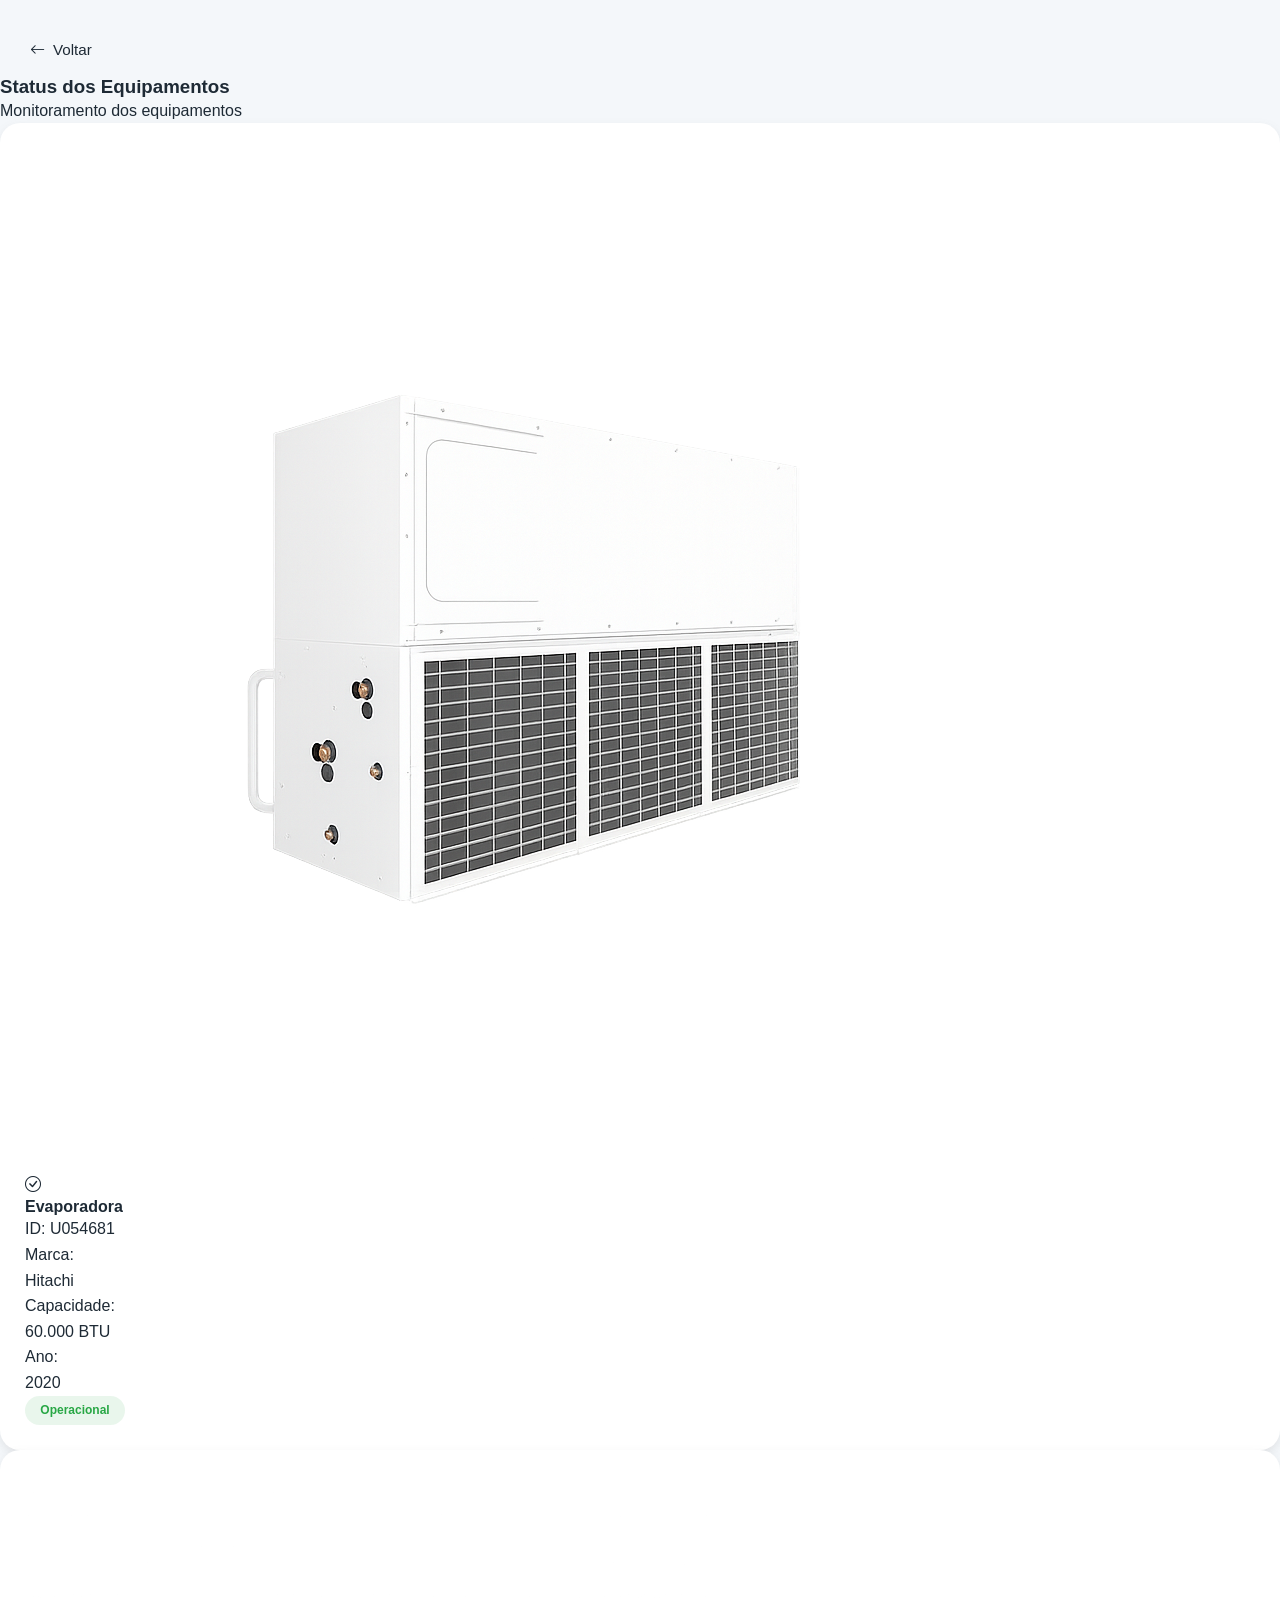
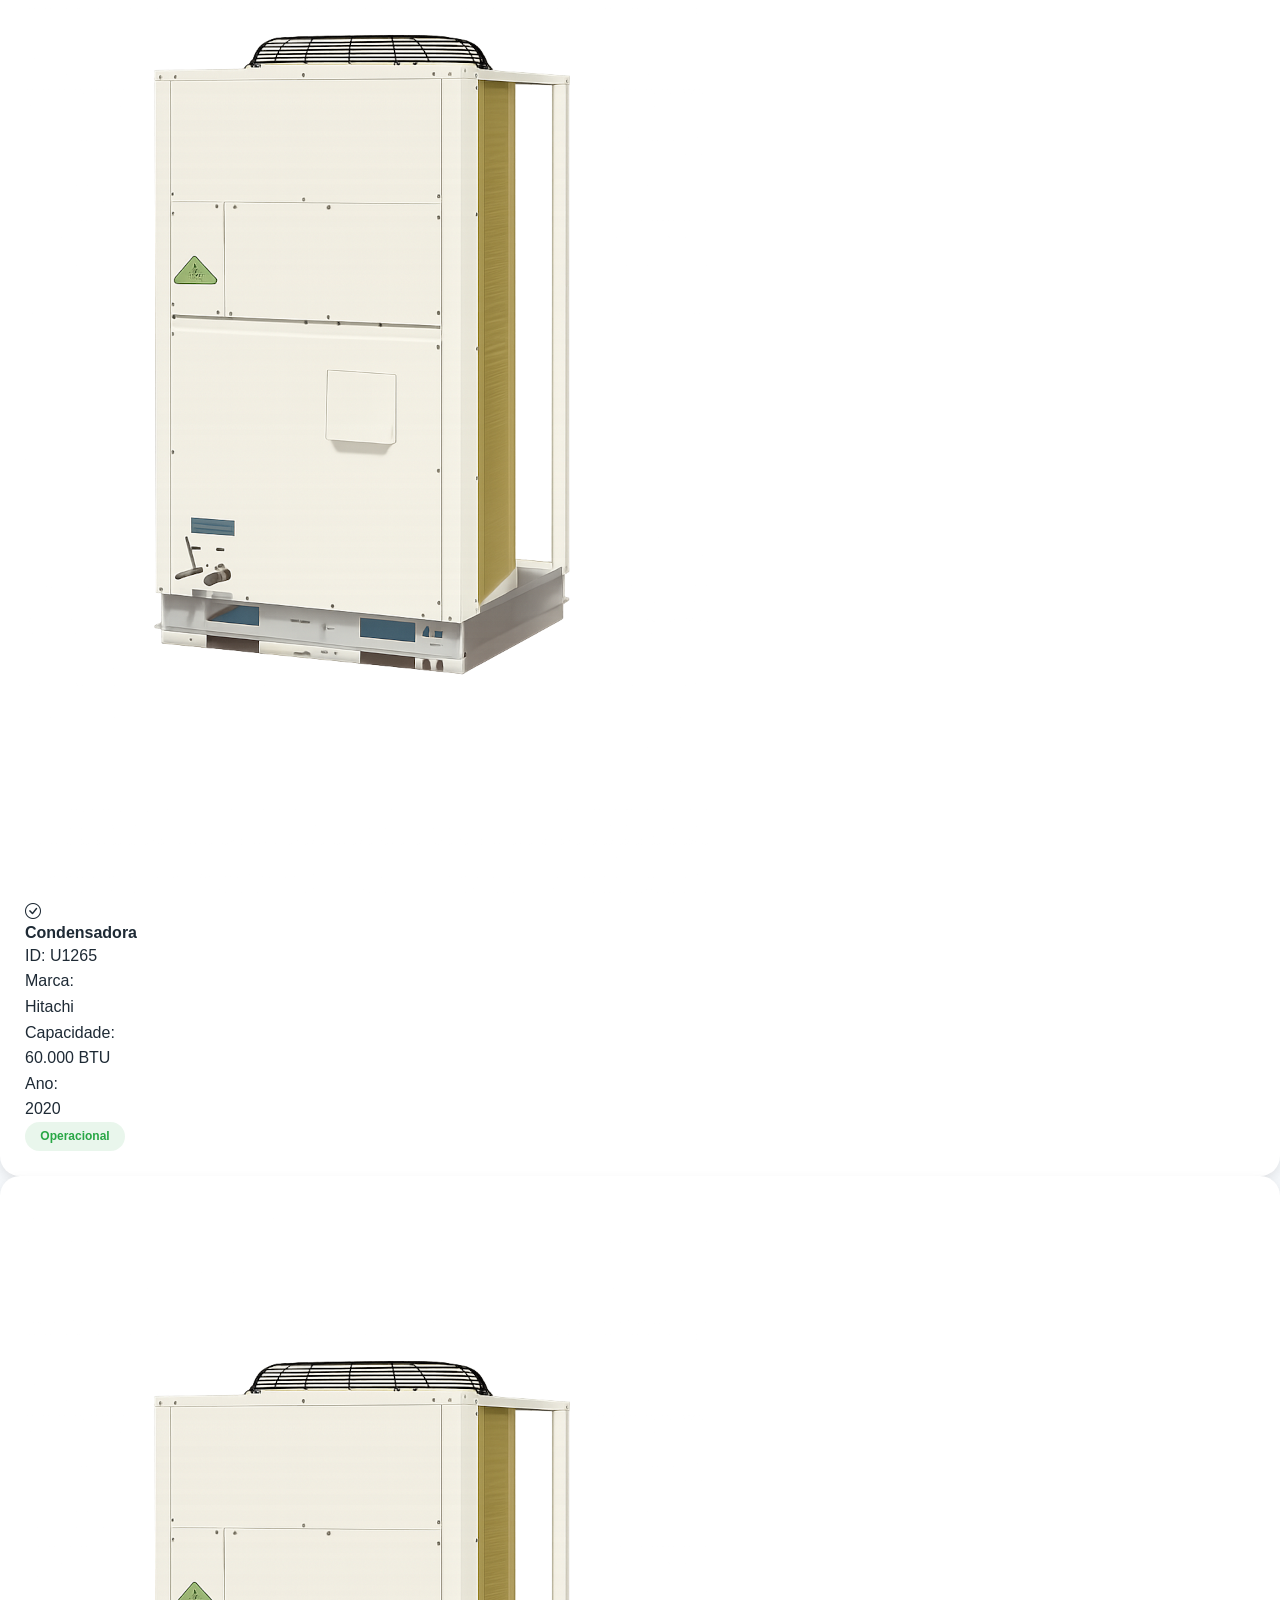
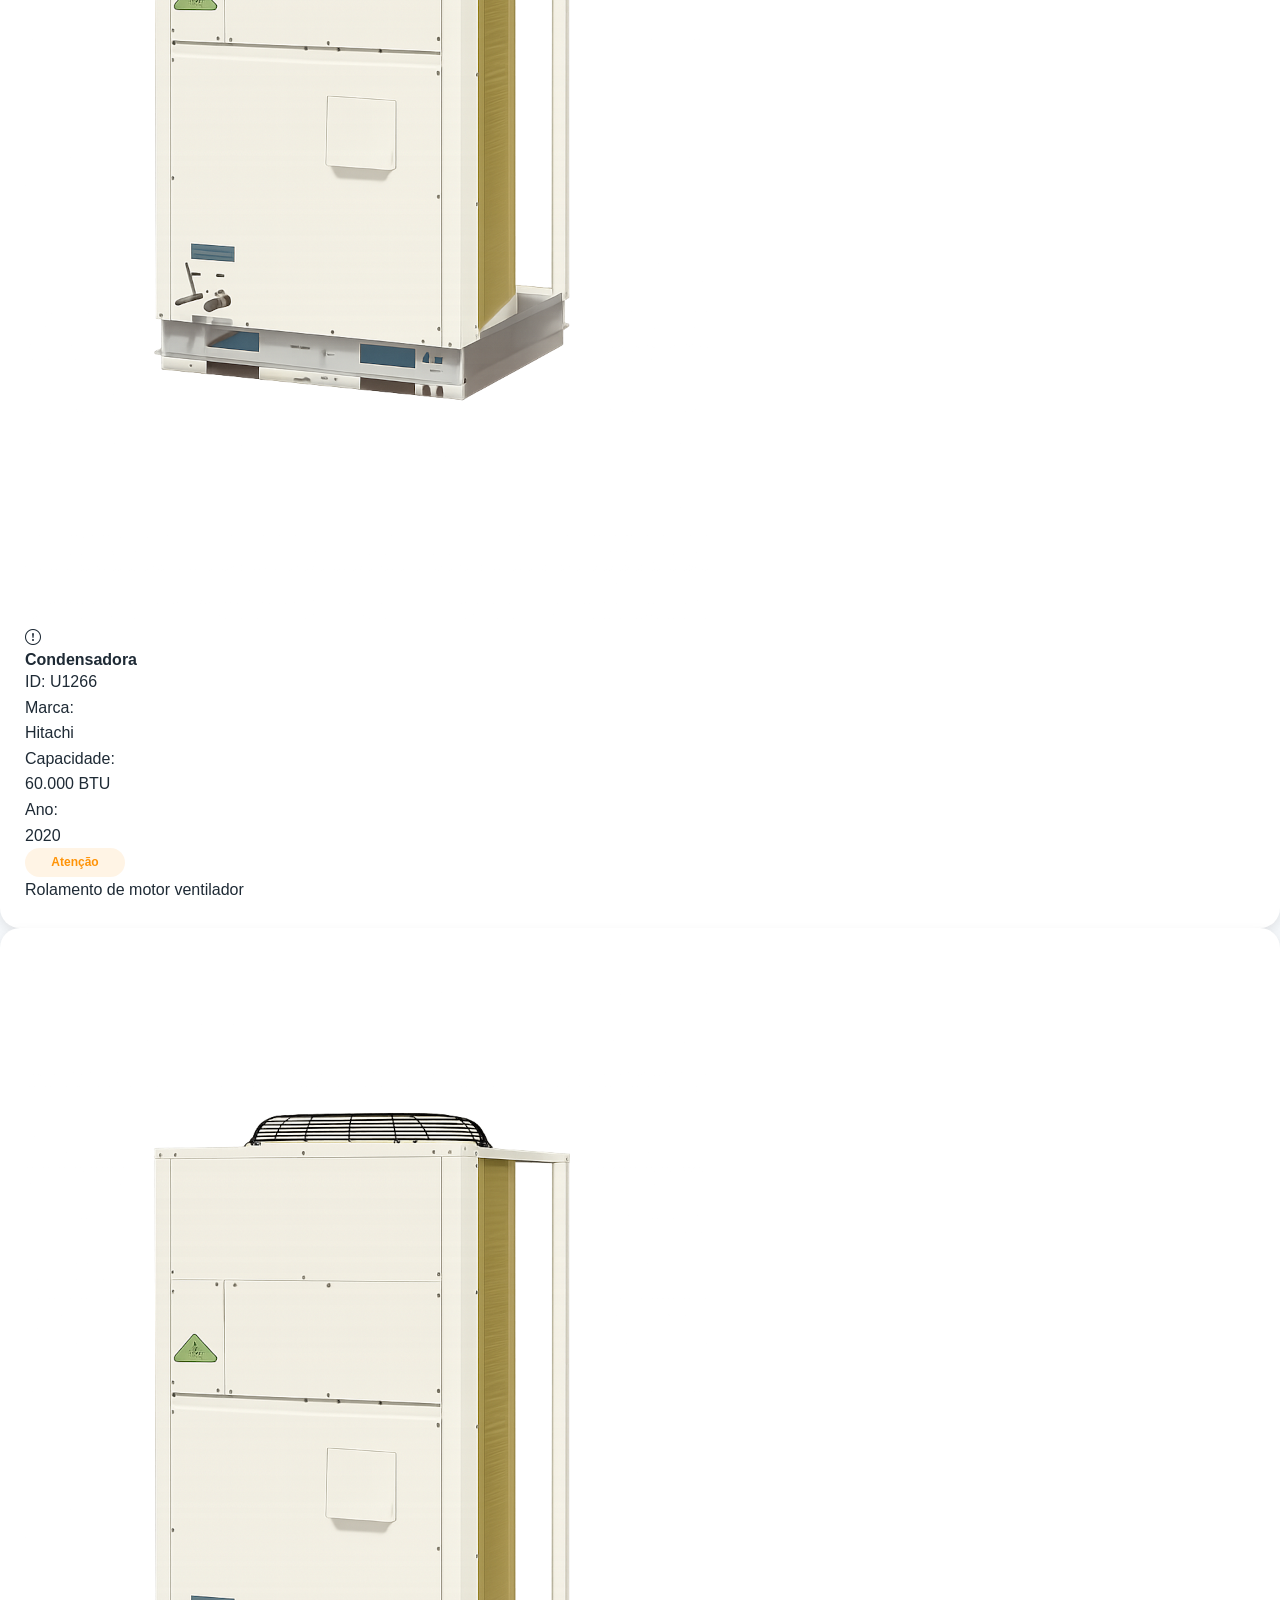
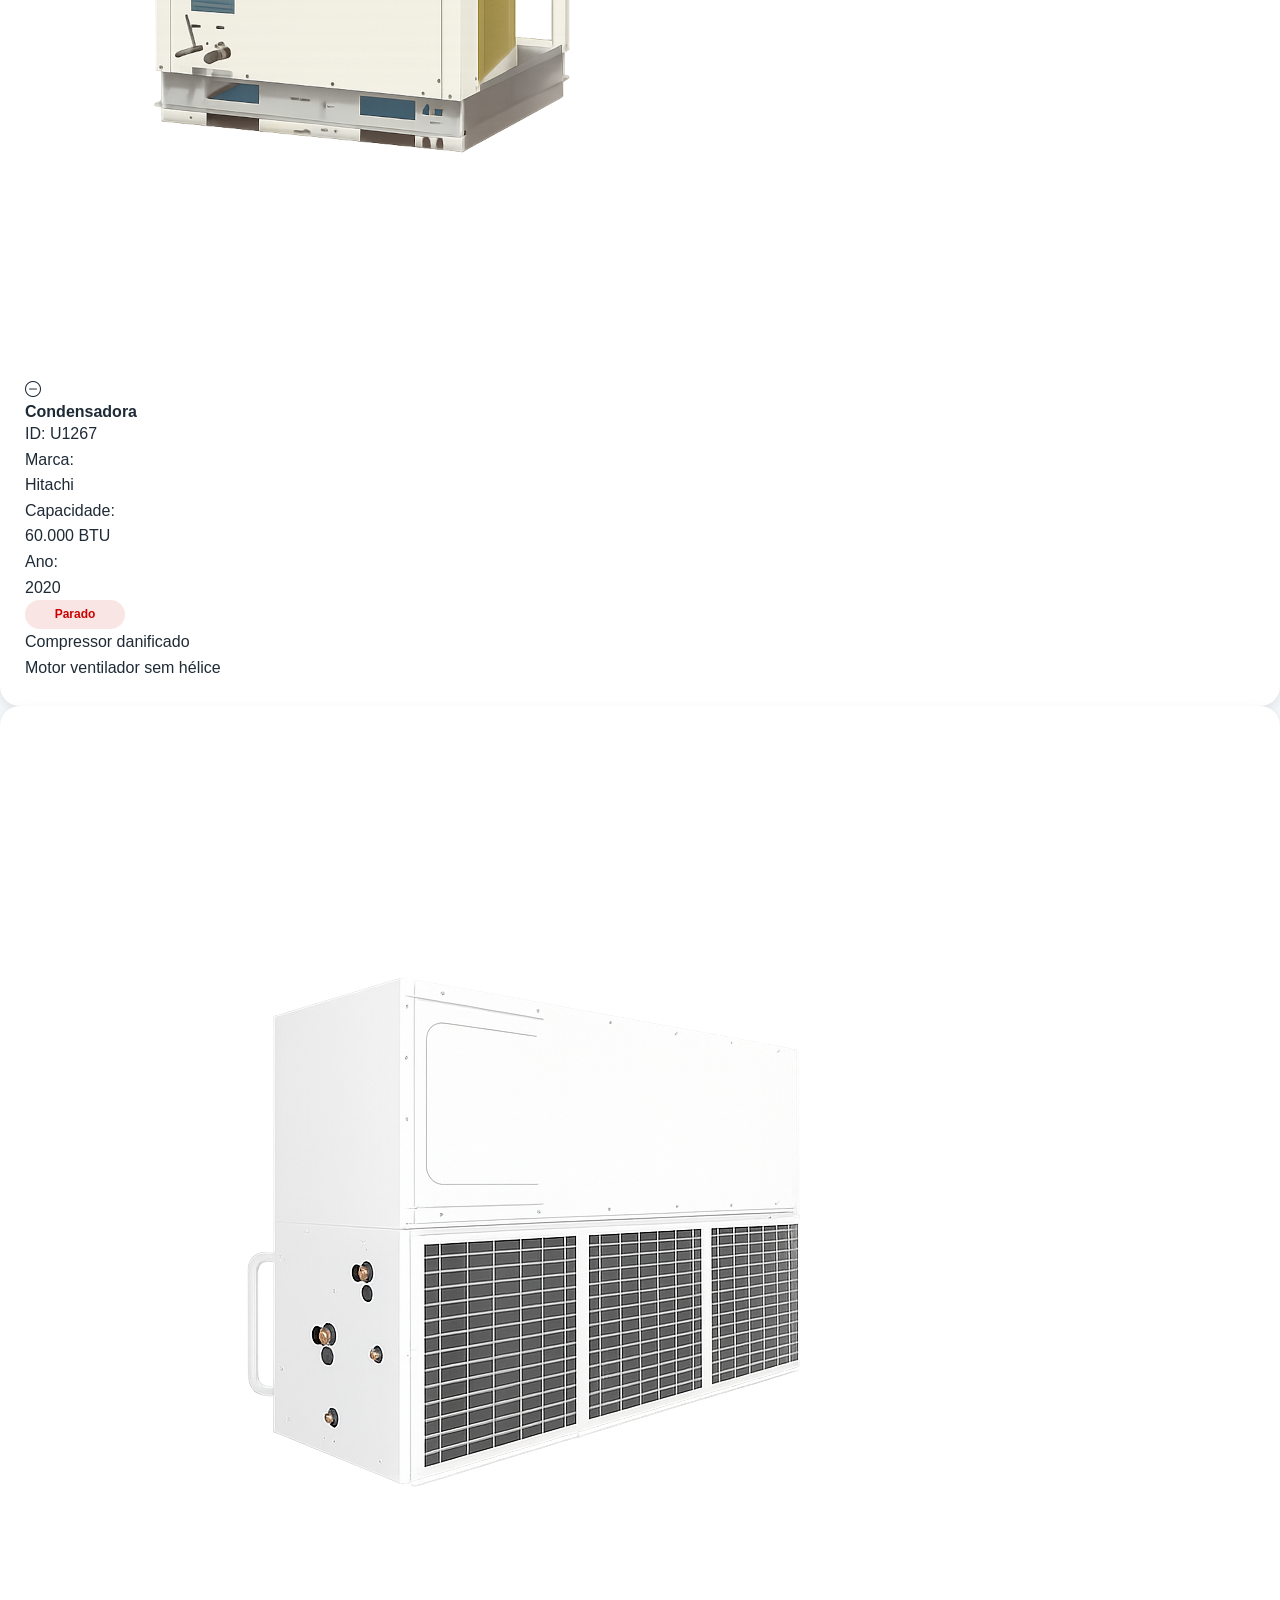
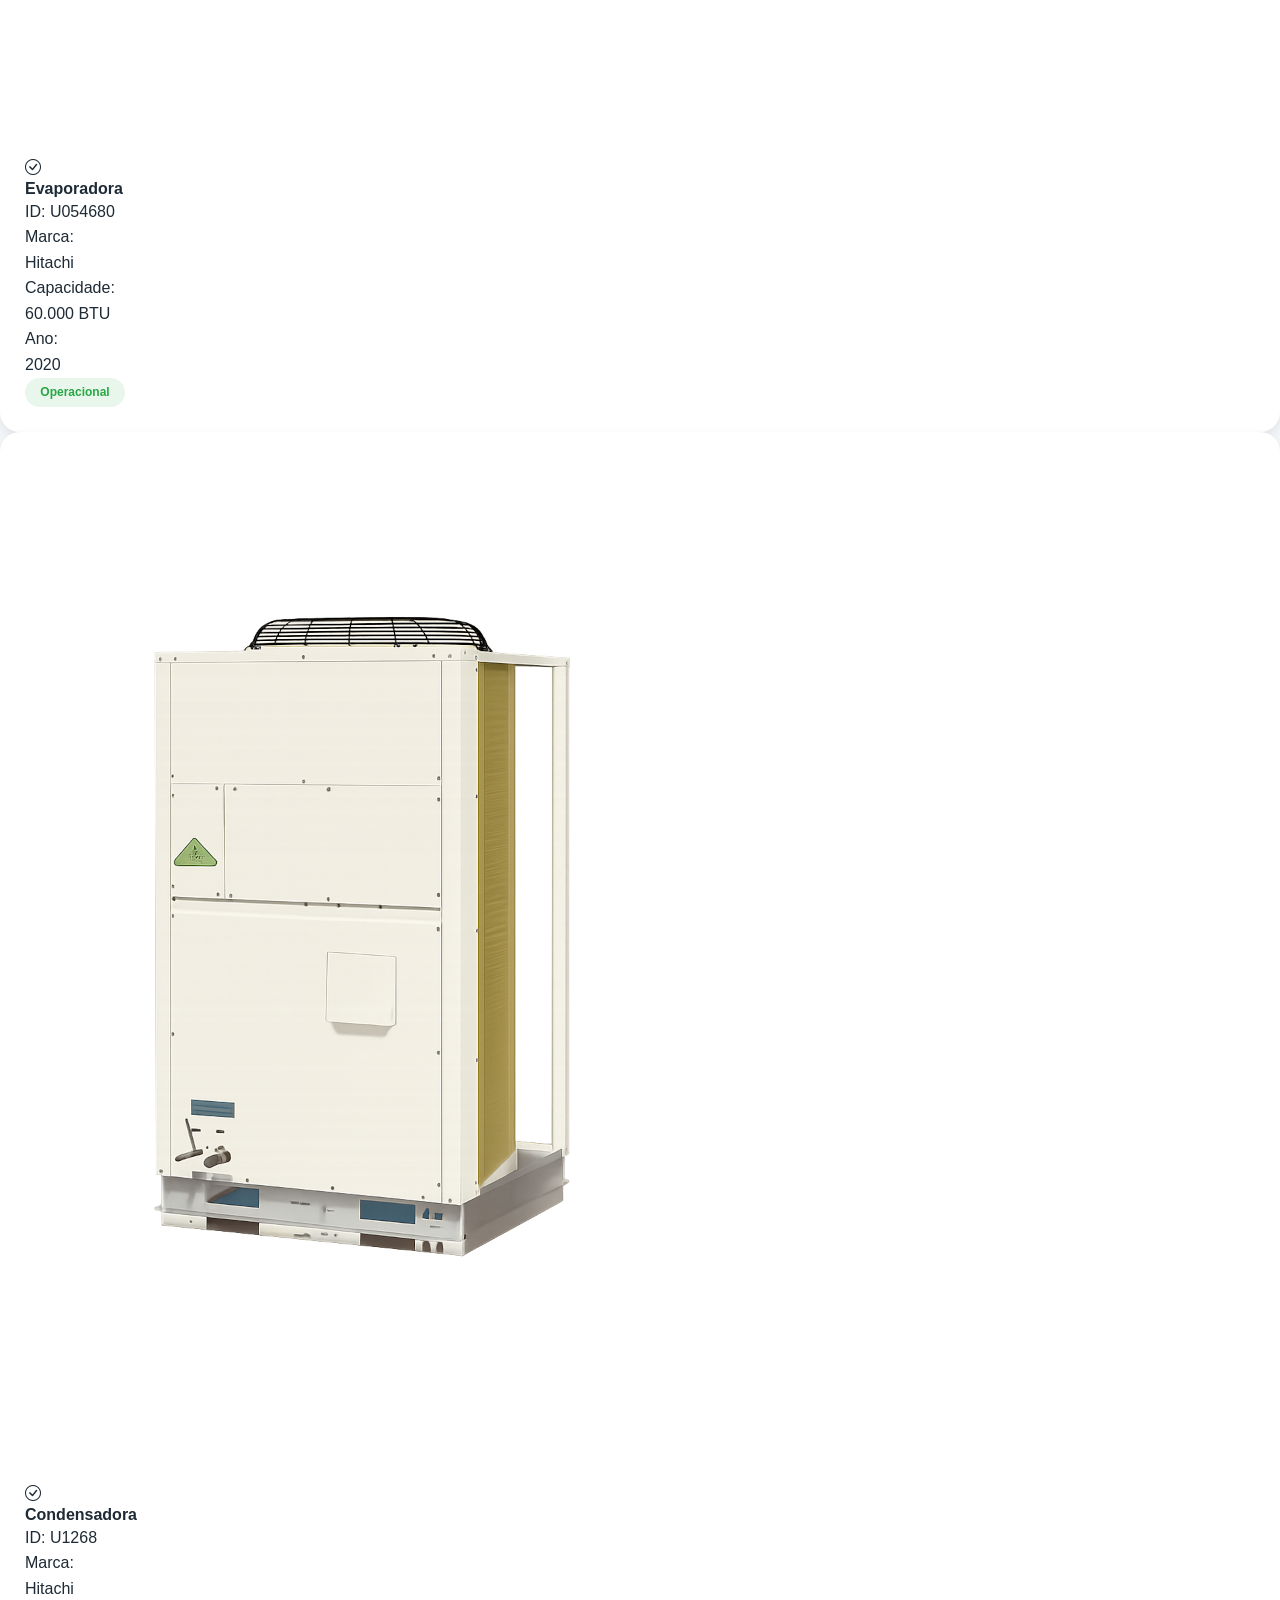
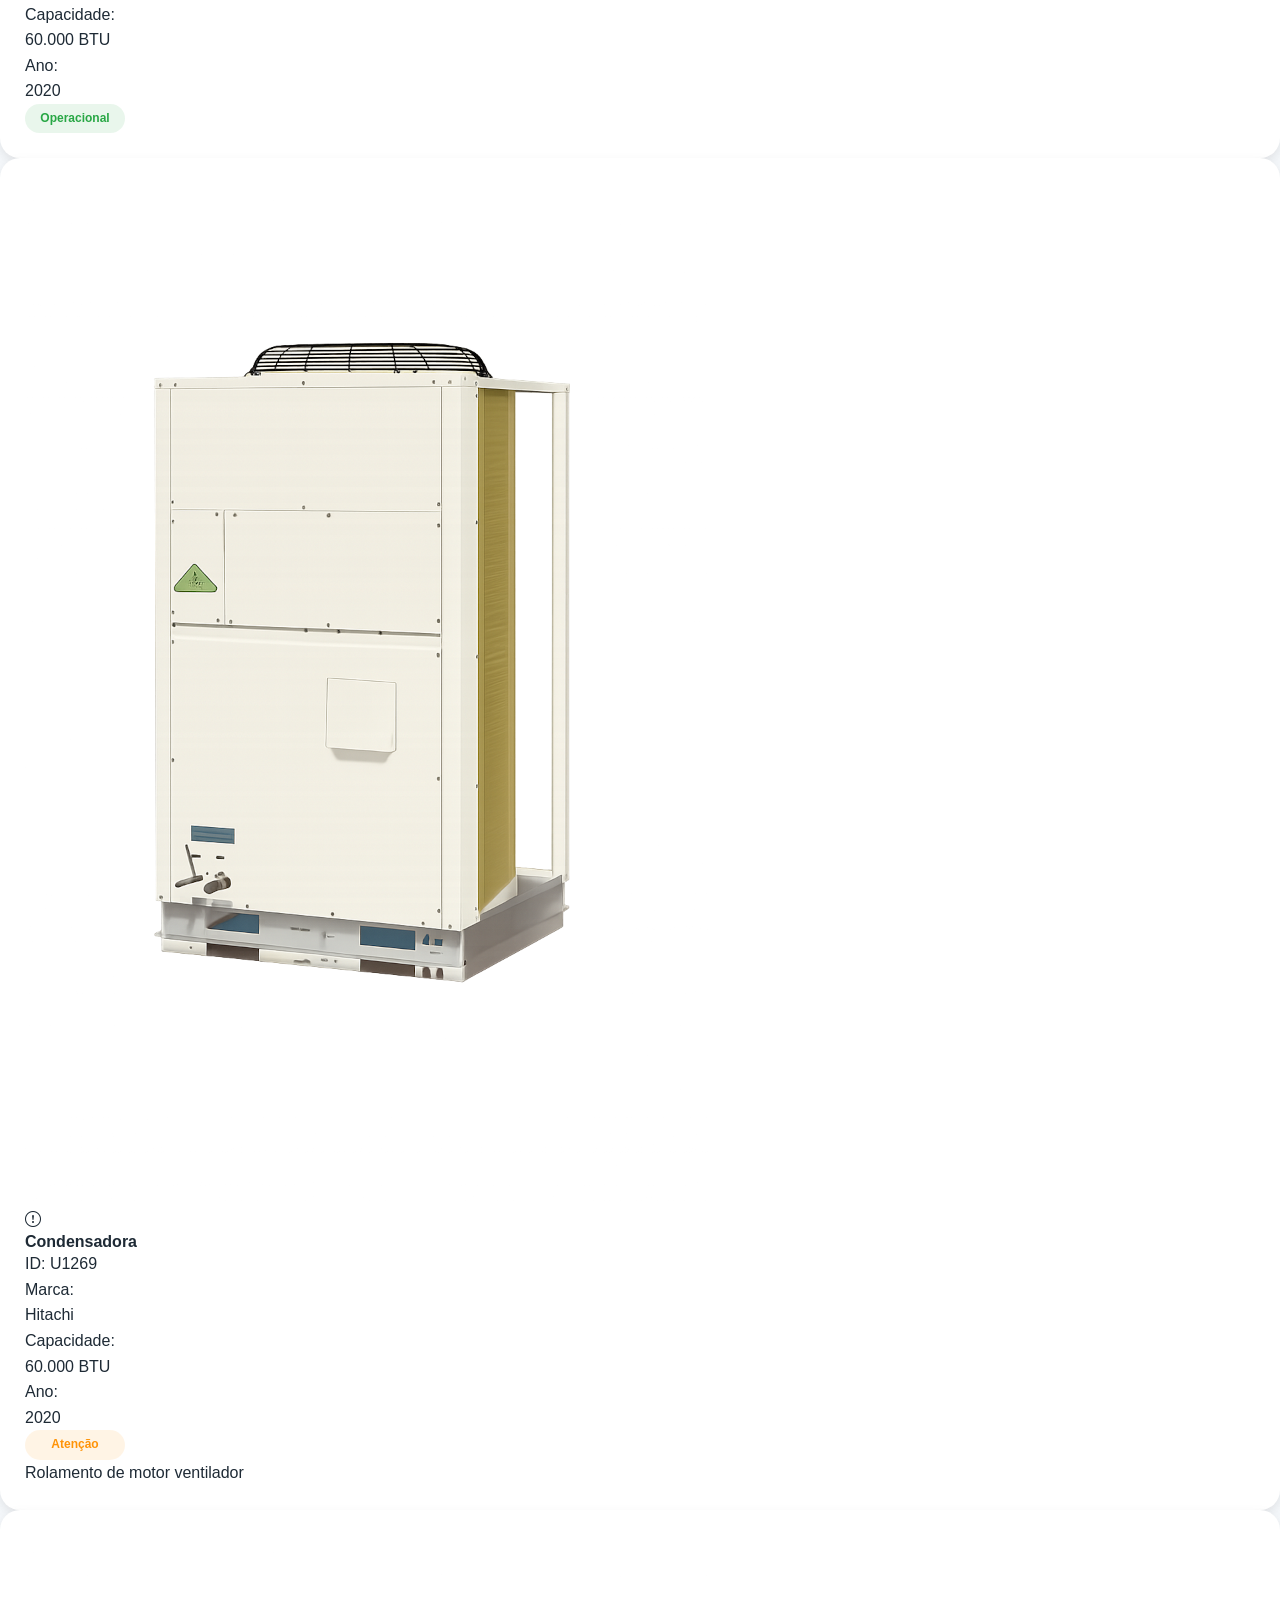
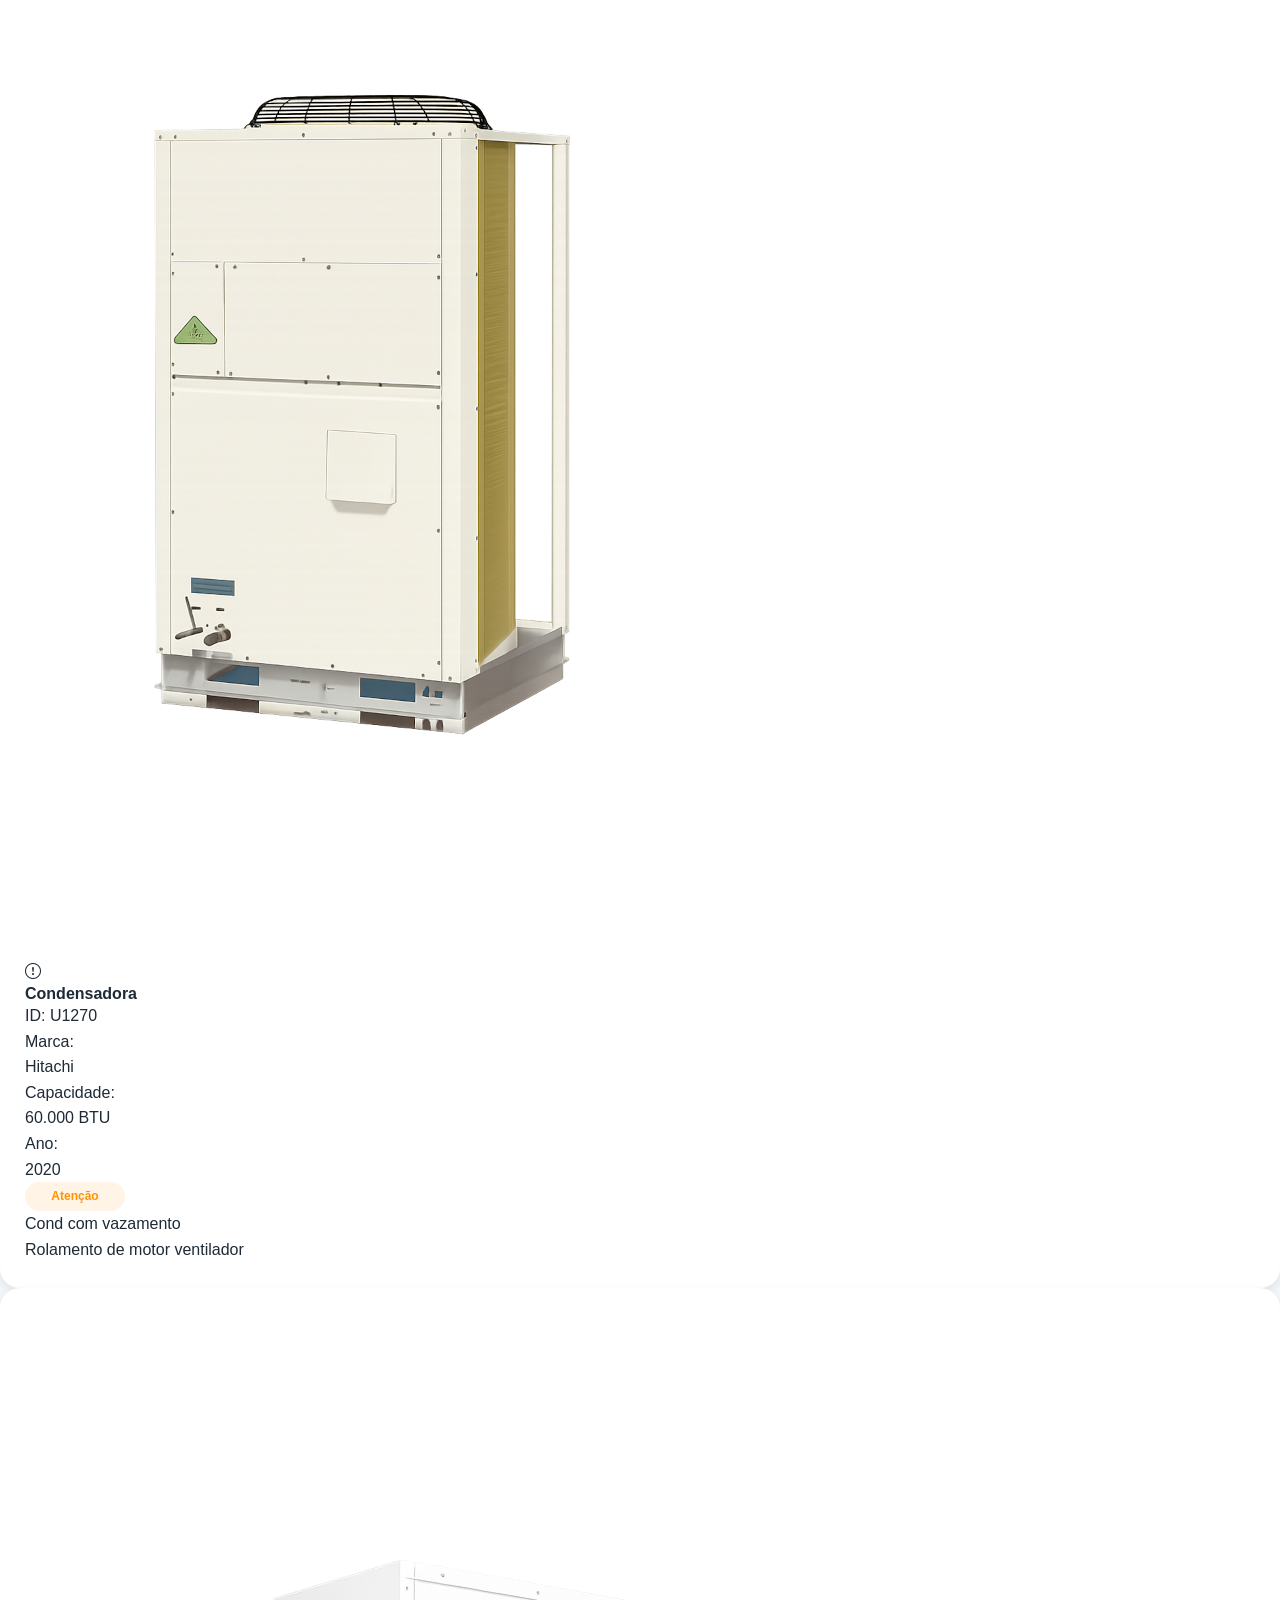
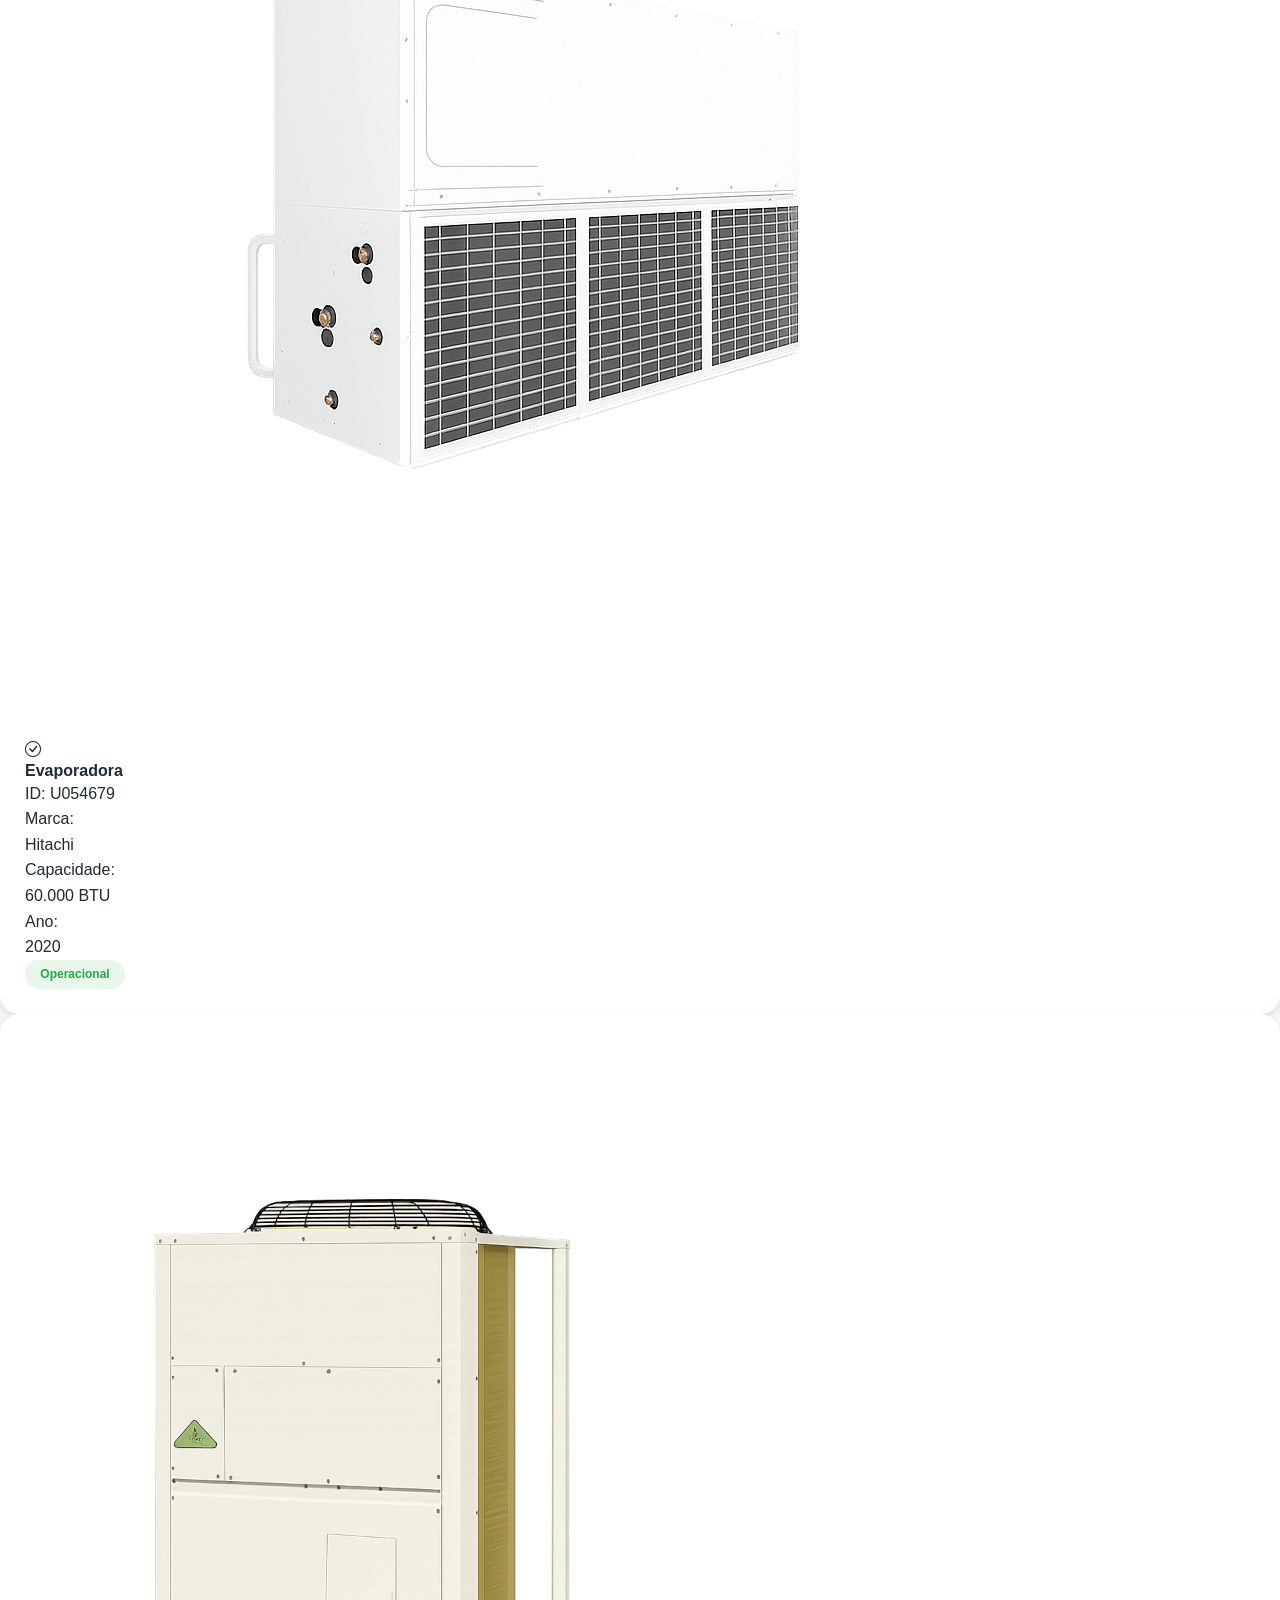
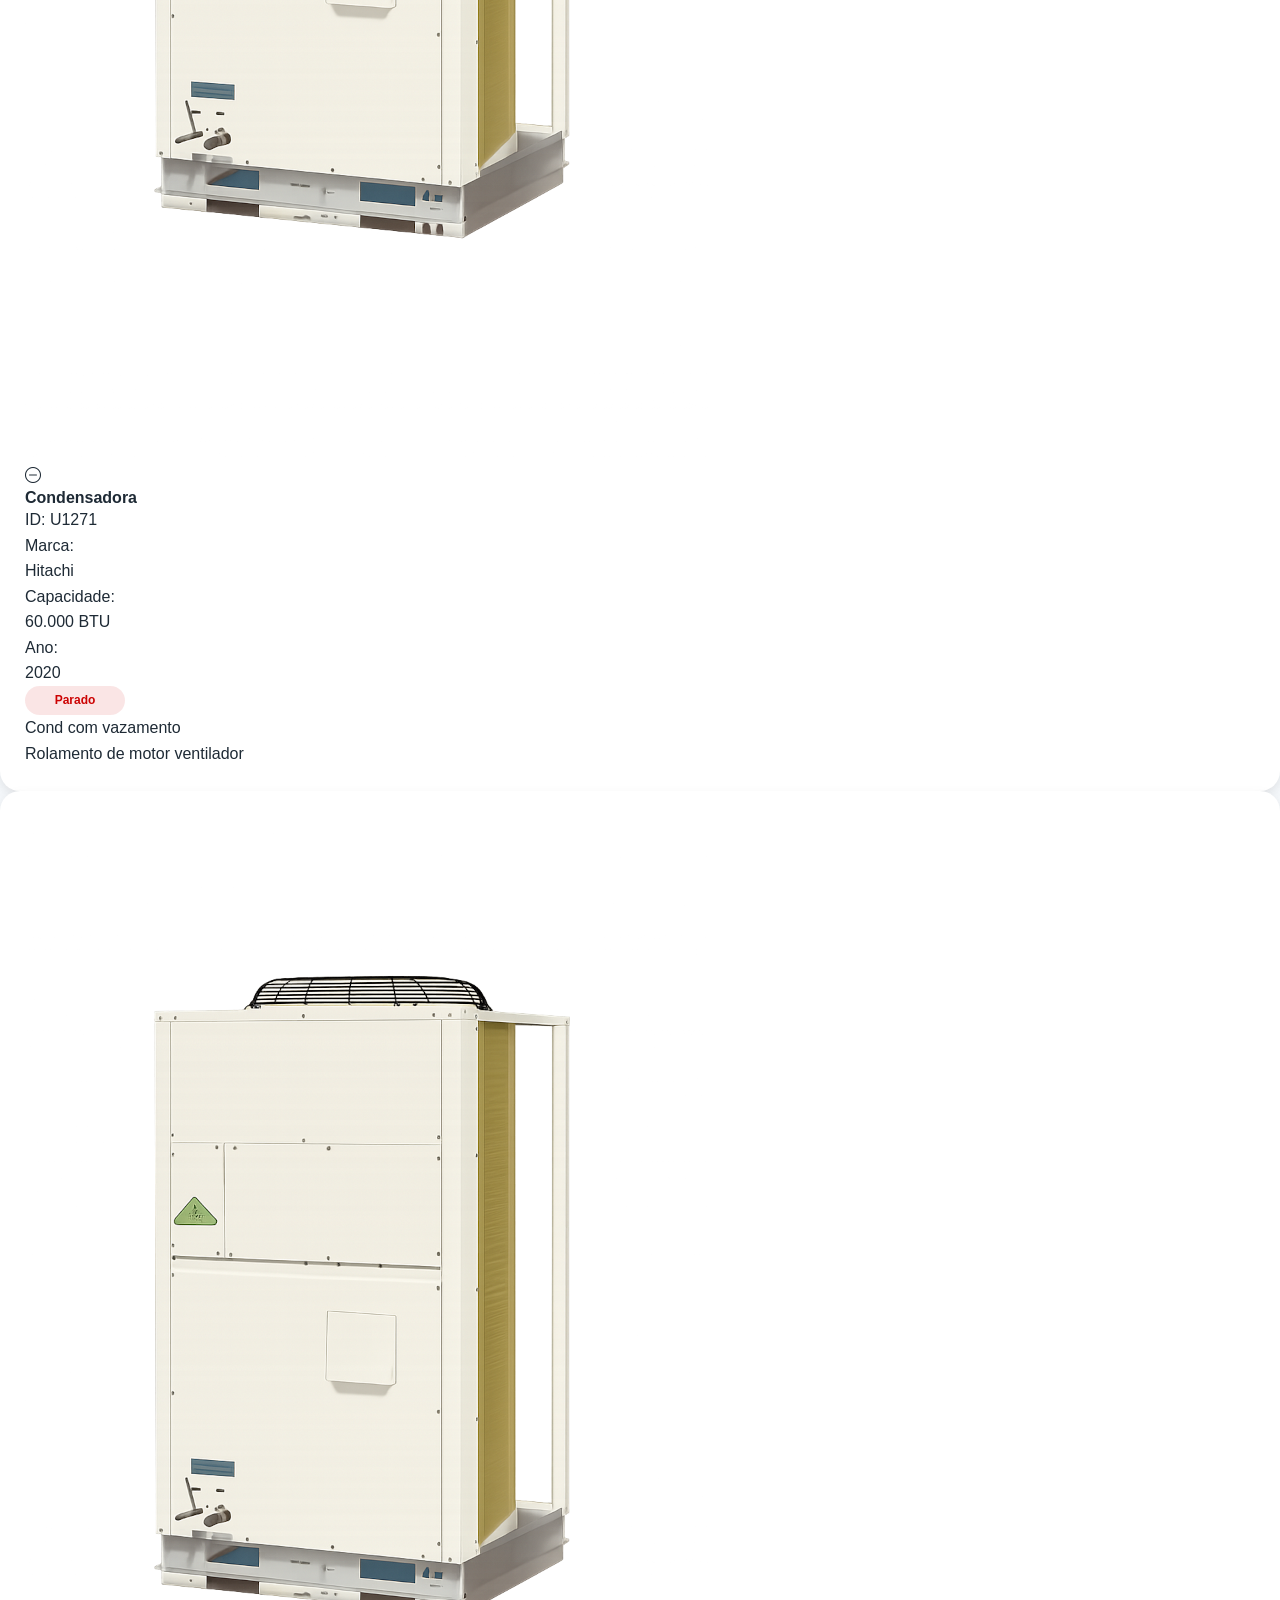
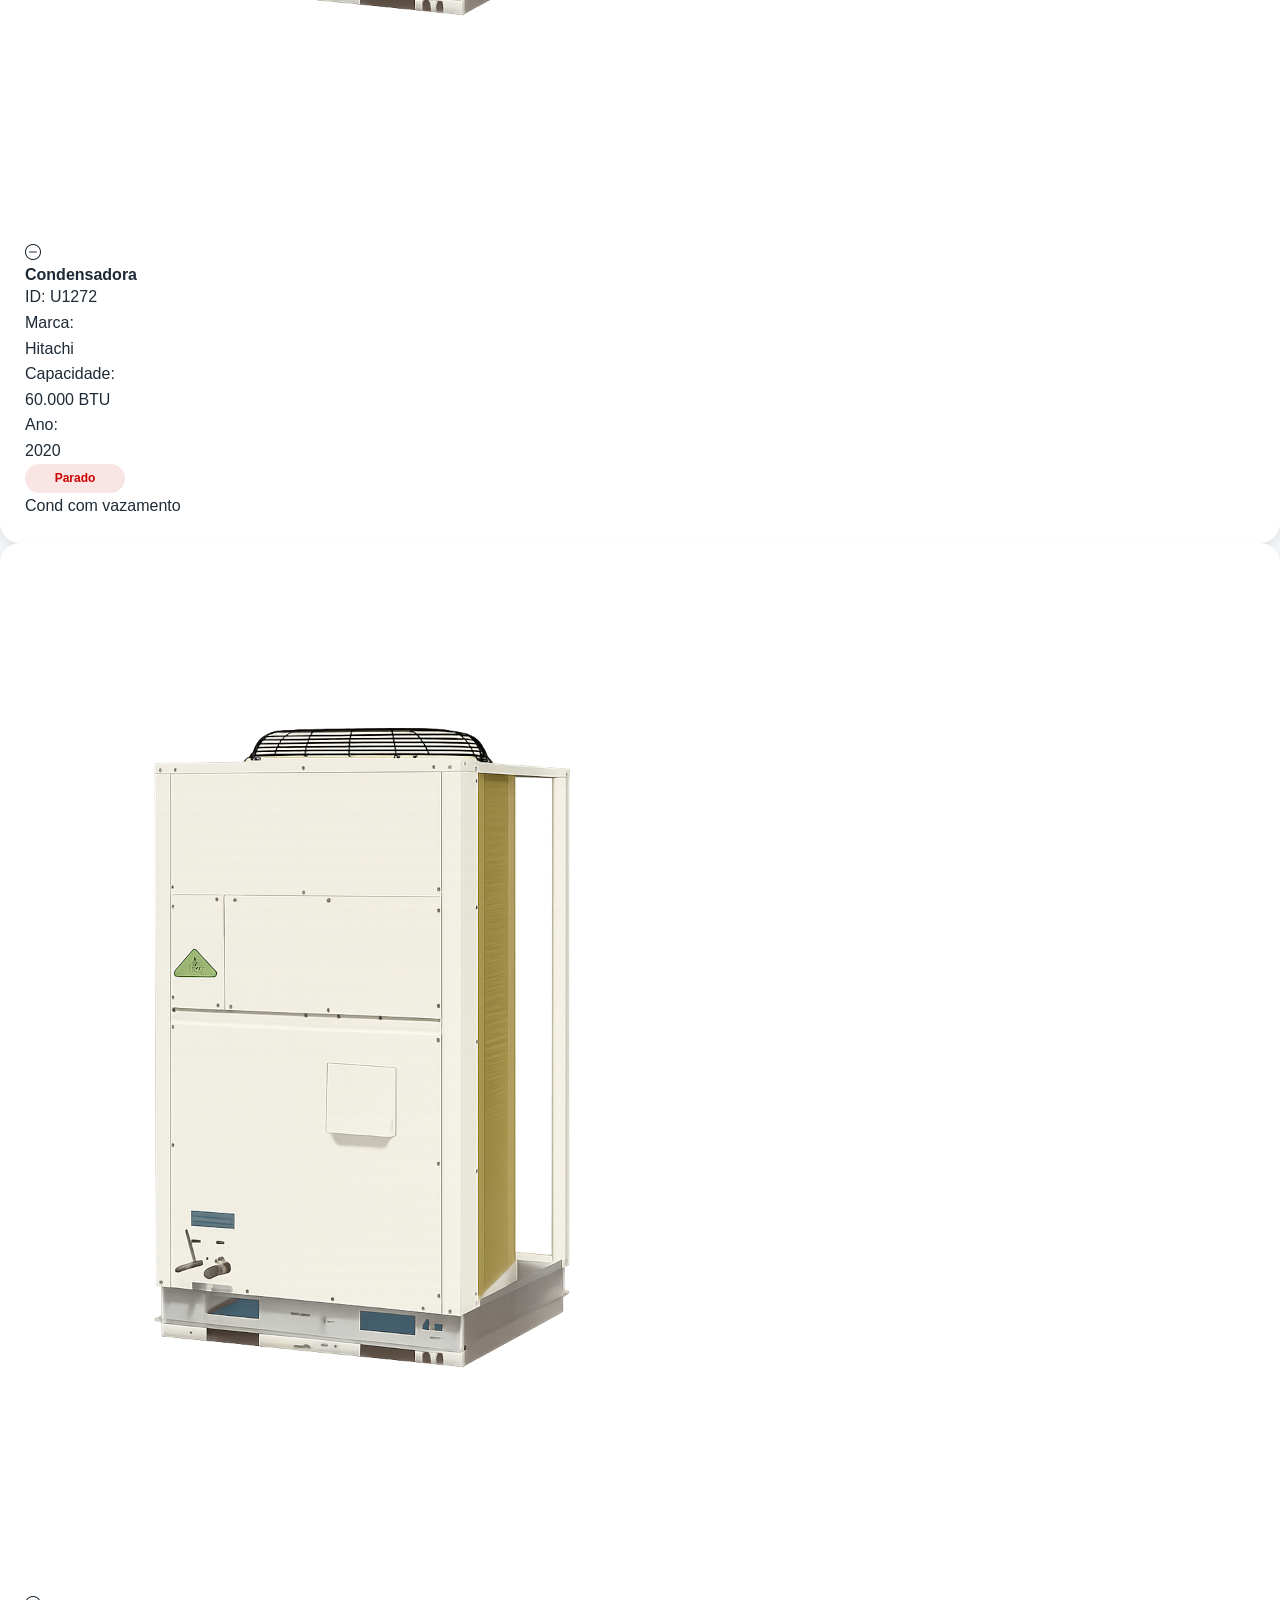
<file: pag-equip-160.html>
<!DOCTYPE html>
<html lang="pt-br">
<head>
    <meta charset="UTF-8">
    <meta name="viewport" content="width=device-width, initial-scale=1.0">
    <title>Equipamentos Loja 160</title>
    <link rel="stylesheet" href="css/style.css">
    <link rel="stylesheet" href="https://cdn.jsdelivr.net/npm/bootstrap-icons@1.11.3/font/bootstrap-icons.css">
</head>
<body>
    <div class="container">
        <div class="area-conteudo">
            <div class="conteudo-1">
                <div>
                    <a href="pagina-lojas.html" class="btn">
                        <i class="bi bi-arrow-left"></i> Voltar
                    </a>
                </div>
                <div class="monitoramento">
                    <h3>Status dos Equipamentos</h3>
                    <p>Monitoramento dos equipamentos</p>
                </div>
            </div>
            <div class="conteudo-2">
                <div class="circuito"> <!-- Circuito 1 -->
                    <div class="card-equip"><!-- Evaporadora -->
                        <div class="cx-img-evap">
                            <img src="imagens/evap-001.png" alt="" class="img-evap">
                        </div>
                        <i class="bi bi-check-circle icone icone-ok"></i>
                        <!-- <i class="bi bi-exclamation-circle icone icone-alerta"></i> -->
                        <!-- <i class="bi bi-wrench icone icone-manutencao"></i> -->
                        <!-- <i class="bi-dash-circle icone icone-parado"></i> -->
                        <div class="ident">
                            <h4>Evaporadora</h4>
                            <p>ID: U054681</p>
                        </div>
                        <div class="marca">
                            <p>Marca:</p>
                            <p>Hitachi</p>
                        </div>
                        <div class="btu">
                            <p>Capacidade:</p>
                            <p>60.000 BTU</p>
                        </div>
                        <div class="ano">
                            <p>Ano:</p>
                            <p>2020</p>
                        </div>
                        <p class="operacional">Operacional</p>
                        <!-- <p class="alerta">Atenção</p> -->
                        <!-- <p class="manutencao">Manutenção</p> -->
                        <!-- <p class="parado">Parado</p> -->
                    </div>
                    <div class="card-equip"><!-- COND 1 -->
                        <div class="cx-img-cond">
                            <img src="imagens/cond-005.png" alt="" class="img-cond">
                        </div>
                        <i class="bi bi-check-circle icone icone-ok"></i>
                        <!-- <i class="bi bi-exclamation-circle icone icone-alerta"></i> -->
                        <!-- <i class="bi bi-wrench icone icone-manutencao"></i> -->
                         <!-- <i class="bi-dash-circle icone icone-parado"></i> -->
                        <div class="ident">
                            <h4>Condensadora</h4>
                            <p>ID: U1265</p>
                        </div>
                        <div class="marca">
                            <p>Marca:</p>
                            <p>Hitachi</p>
                        </div>
                        <div class="btu">
                            <p>Capacidade:</p>
                            <p>60.000 BTU</p>
                        </div>
                        <div class="ano">
                            <p>Ano:</p>
                            <p>2020</p>
                        </div>
                        <p class="operacional">Operacional</p>
                        <!-- <p class="alerta">Atenção</p> -->
                        <!--<p class="manutencao">Manutenção</p>-->
                        <!-- <p class="parado">Parado</p> -->
                    </div>
                    <div class="card-equip"><!-- COND 2 -->
                        <div class="cx-img-cond">
                            <img src="imagens/cond-005.png" alt="" class="img-cond">
                        </div>
                        <!-- <i class="bi bi-check-circle icone icone-ok"></i> -->
                        <i class="bi bi-exclamation-circle icone icone-alerta"></i>
                        <!--<i class="bi bi-wrench icone icone-manutencao"></i> -->
                        <!-- <i class="bi-dash-circle icone icone-parado"></i> -->
                        <div class="ident">
                            <h4>Condensadora</h4>
                            <p>ID: U1266</p>
                        </div>
                        <div class="marca">
                            <p>Marca:</p>
                            <p>Hitachi</p>
                        </div>
                        <div class="btu">
                            <p>Capacidade:</p>
                            <p>60.000 BTU</p>
                        </div>
                        <div class="ano">
                            <p>Ano:</p>
                            <p>2020</p>
                        </div>
                        <!-- <p class="operacional">Operacional</p> -->
                        <p class="alerta">Atenção</p>
                        <!--<p class="manutencao">Manutenção</p>-->
                        <!-- <p class="parado">Parado</p> -->
                         <div class="info">
                            <p>Rolamento de motor ventilador</p>
                        </div>
                    </div>
                    <div class="card-equip"><!-- COND 3 -->
                        <div class="cx-img-cond">
                            <img src="imagens/cond-005.png" alt="" class="img-cond">
                        </div>
                        <!-- <i class="bi bi-check-circle icone icone-ok"></i> -->
                        <!-- <i class="bi bi-exclamation-circle icone icone-alerta"></i> -->
                        <!-- <i class="bi bi-wrench icone icone-manutencao"></i> -->
                        <i class="bi-dash-circle icone icone-parado"></i>
                        <div class="ident">
                            <h4>Condensadora</h4>
                            <p>ID: U1267</p>
                        </div>
                        <div class="marca">
                            <p>Marca:</p>
                            <p>Hitachi</p>
                        </div>
                        <div class="btu">
                            <p>Capacidade:</p>
                            <p>60.000 BTU</p>
                        </div>
                        <div class="ano">
                            <p>Ano:</p>
                            <p>2020</p>
                        </div>
                        <!-- <p class="operacional">Operacional</p> -->
                        <!-- <p class="alerta">Atenção</p> -->
                        <!--<p class="manutencao">Manutenção</p>-->
                        <p class="parado">Parado</p>
                        <div class="info">
                            <p>Compressor danificado</p>
                            <p>Motor ventilador sem hélice</p>
                        </div>
                    </div>
                </div>
                <div class="circuito"> <!-- Circuito 2 -->
                    <div class="card-equip"><!-- Evaporadora -->
                        <div class="cx-img-evap">
                            <img src="imagens/evap-001.png" alt="" class="img-evap">
                        </div>
                        <i class="bi bi-check-circle icone icone-ok"></i>
                        <!-- <i class="bi bi-exclamation-circle icone icone-alerta"></i> -->
                        <!-- <i class="bi bi-wrench icone icone-manutencao"></i> -->
                        <!-- <i class="bi-dash-circle icone icone-parado"></i> -->
                        <div class="ident">
                            <h4>Evaporadora</h4>
                            <p>ID: U054680</p>
                        </div>
                        <div class="marca">
                            <p>Marca:</p>
                            <p>Hitachi</p>
                        </div>
                        <div class="btu">
                            <p>Capacidade:</p>
                            <p>60.000 BTU</p>
                        </div>
                        <div class="ano">
                            <p>Ano:</p>
                            <p>2020</p>
                        </div>
                        <p class="operacional">Operacional</p>
                        <!-- <p class="alerta">Atenção</p> -->
                        <!-- <p class="manutencao">Manutenção</p> -->
                        <!-- <p class="parado">Parado</p> -->
                    </div>
                    <div class="card-equip"><!-- COND 1 -->
                        <div class="cx-img-cond">
                            <img src="imagens/cond-005.png" alt="" class="img-cond">
                        </div>
                        <i class="bi bi-check-circle icone icone-ok"></i>
                        <!-- <i class="bi bi-exclamation-circle icone icone-alerta"></i> -->
                        <!-- <i class="bi bi-wrench icone icone-manutencao"></i> -->
                         <!-- <i class="bi-dash-circle icone icone-parado"></i> -->
                        <div class="ident">
                            <h4>Condensadora</h4>
                            <p>ID: U1268</p>
                        </div>
                        <div class="marca">
                            <p>Marca:</p>
                            <p>Hitachi</p>
                        </div>
                        <div class="btu">
                            <p>Capacidade:</p>
                            <p>60.000 BTU</p>
                        </div>
                        <div class="ano">
                            <p>Ano:</p>
                            <p>2020</p>
                        </div>
                        <p class="operacional">Operacional</p>
                        <!-- <p class="alerta">Atenção</p> -->
                        <!--<p class="manutencao">Manutenção</p>-->
                        <!-- <p class="parado">Parado</p> -->
                    </div>
                    <div class="card-equip"><!-- COND 2 -->
                        <div class="cx-img-cond">
                            <img src="imagens/cond-005.png" alt="" class="img-cond">
                        </div>
                        <!-- <i class="bi bi-check-circle icone icone-ok"></i> -->
                        <i class="bi bi-exclamation-circle icone icone-alerta"></i>
                        <!-- <i class="bi bi-wrench icone icone-manutencao"></i> -->
                        <!-- <i class="bi-dash-circle icone icone-parado"></i> -->
                        <div class="ident">
                            <h4>Condensadora</h4>
                            <p>ID: U1269</p>
                        </div>
                        <div class="marca">
                            <p>Marca:</p>
                            <p>Hitachi</p>
                        </div>
                        <div class="btu">
                            <p>Capacidade:</p>
                            <p>60.000 BTU</p>
                        </div>
                        <div class="ano">
                            <p>Ano:</p>
                            <p>2020</p>
                        </div>
                        <!-- <p class="operacional">Operacional</p> -->
                        <p class="alerta">Atenção</p>
                        <!--<p class="manutencao">Manutenção</p>-->
                        <!-- <p class="parado">Parado</p> -->
                         <div class="info">
                            <p>Rolamento de motor ventilador</p>
                        </div>
                    </div>
                    <div class="card-equip"><!-- COND 3 -->
                        <div class="cx-img-cond">
                            <img src="imagens/cond-005.png" alt="" class="img-cond">
                        </div>
                        <!-- <i class="bi bi-check-circle icone icone-ok"></i> -->
                        <i class="bi bi-exclamation-circle icone icone-alerta"></i>
                        <!--<i class="bi bi-wrench icone icone-manutencao"></i> -->
                        <!-- <i class="bi-dash-circle icone icone-parado"></i> -->
                        <div class="ident">
                            <h4>Condensadora</h4>
                            <p>ID: U1270</p>
                        </div>
                        <div class="marca">
                            <p>Marca:</p>
                            <p>Hitachi</p>
                        </div>
                        <div class="btu">
                            <p>Capacidade:</p>
                            <p>60.000 BTU</p>
                        </div>
                        <div class="ano">
                            <p>Ano:</p>
                            <p>2020</p>
                        </div>
                        <!-- <p class="operacional">Operacional</p> -->
                        <p class="alerta">Atenção</p>
                        <!--<p class="manutencao">Manutenção</p>-->
                        <!-- <p class="parado">Parado</p> -->
                        <div class="info">
                            <p>Cond com vazamento</p>
                            <p>Rolamento de motor ventilador</p>
                        </div>
                    </div>
                </div>
                <div class="circuito"> <!-- Circuito 3 -->
                    <div class="card-equip"><!-- Evaporadora -->
                        <div class="cx-img-evap">
                            <img src="imagens/evap-001.png" alt="" class="img-evap">
                        </div>
                        <i class="bi bi-check-circle icone icone-ok"></i>
                        <!-- <i class="bi bi-exclamation-circle icone icone-alerta"></i> -->
                        <!-- <i class="bi bi-wrench icone icone-manutencao"></i> -->
                        <!-- <i class="bi-dash-circle icone icone-parado"></i> -->
                        <div class="ident">
                            <h4>Evaporadora</h4>
                            <p>ID: U054679</p>
                        </div>
                        <div class="marca">
                            <p>Marca:</p>
                            <p>Hitachi</p>
                        </div>
                        <div class="btu">
                            <p>Capacidade:</p>
                            <p>60.000 BTU</p>
                        </div>
                        <div class="ano">
                            <p>Ano:</p>
                            <p>2020</p>
                        </div>
                        <p class="operacional">Operacional</p>
                        <!-- <p class="alerta">Atenção</p> -->
                        <!-- <p class="manutencao">Manutenção</p> -->
                        <!-- <p class="parado">Parado</p> -->
                    </div>
                    <div class="card-equip"><!-- COND 1 -->
                        <div class="cx-img-cond">
                            <img src="imagens/cond-005.png" alt="" class="img-cond">
                        </div>
                        <!-- <i class="bi bi-check-circle icone icone-ok"></i> -->
                        <!-- <i class="bi bi-exclamation-circle icone icone-alerta"></i> -->
                        <!-- <i class="bi bi-wrench icone icone-manutencao"></i> -->
                         <i class="bi-dash-circle icone icone-parado"></i>
                        <div class="ident">
                            <h4>Condensadora</h4>
                            <p>ID: U1271</p>
                        </div>
                        <div class="marca">
                            <p>Marca:</p>
                            <p>Hitachi</p>
                        </div>
                        <div class="btu">
                            <p>Capacidade:</p>
                            <p>60.000 BTU</p>
                        </div>
                        <div class="ano">
                            <p>Ano:</p>
                            <p>2020</p>
                        </div>
                        <!-- <p class="operacional">Operacional</p> -->
                        <!-- <p class="alerta">Atenção</p> -->
                        <!--<p class="manutencao">Manutenção</p>-->
                        <p class="parado">Parado</p>
                        <div class="info">
                            <p>Cond com vazamento</p>
                            <p>Rolamento de motor ventilador</p>
                        </div>
                    </div>
                    <div class="card-equip"><!-- COND 2 -->
                        <div class="cx-img-cond">
                            <img src="imagens/cond-005.png" alt="" class="img-cond">
                        </div>
                        <!-- <i class="bi bi-check-circle icone icone-ok"></i> -->
                        <!-- <i class="bi bi-exclamation-circle icone icone-alerta"></i> -->
                        <!--<i class="bi bi-wrench icone icone-manutencao"></i> -->
                        <i class="bi-dash-circle icone icone-parado"></i>
                        <div class="ident">
                            <h4>Condensadora</h4>
                            <p>ID: U1272</p>
                        </div>
                        <div class="marca">
                            <p>Marca:</p>
                            <p>Hitachi</p>
                        </div>
                        <div class="btu">
                            <p>Capacidade:</p>
                            <p>60.000 BTU</p>
                        </div>
                        <div class="ano">
                            <p>Ano:</p>
                            <p>2020</p>
                        </div>
                        <!-- <p class="operacional">Operacional</p> -->
                        <!-- <p class="alerta">Atenção</p> -->
                        <!--<p class="manutencao">Manutenção</p>-->
                        <p class="parado">Parado</p>
                        <div class="info">
                            <p>Cond com vazamento</p>
                        </div>
                    </div>
                    <div class="card-equip"><!-- COND 3 -->
                        <div class="cx-img-cond">
                            <img src="imagens/cond-005.png" alt="" class="img-cond">
                        </div>
                        <!-- <i class="bi bi-check-circle icone icone-ok"></i> -->
                        <i class="bi bi-exclamation-circle icone icone-alerta"></i>
                        <!--<i class="bi bi-wrench icone icone-manutencao"></i> -->
                        <!-- <i class="bi-dash-circle icone icone-parado"></i> -->
                        <div class="ident">
                            <h4>Condensadora</h4>
                            <p>ID: U1273</p>
                        </div>
                        <div class="marca">
                            <p>Marca:</p>
                            <p>Hitachi</p>
                        </div>
                        <div class="btu">
                            <p>Capacidade:</p>
                            <p>60.000 BTU</p>
                        </div>
                        <div class="ano">
                            <p>Ano:</p>
                            <p>2020</p>
                        </div>
                        <!-- <p class="operacional">Operacional</p> -->
                        <p class="alerta">Atenção</p>
                        <!--<p class="manutencao">Manutenção</p>-->
                        <!-- <p class="parado">Parado</p> -->
                        <div class="info">
                            <p>Cond com vazamento</p>
                            <p>Rolamento de motor ventilador</p>
                        </div>
                    </div>
                </div>
                <div class="circuito"> <!-- Circuito 4 -->
                    <div class="card-equip"><!-- Evaporadora -->
                        <div class="cx-img-evap">
                            <img src="imagens/evap-001.png" alt="" class="img-evap">
                        </div>
                        <i class="bi bi-check-circle icone icone-ok"></i>
                        <!-- <i class="bi bi-exclamation-circle icone icone-alerta"></i> -->
                        <!-- <i class="bi bi-wrench icone icone-manutencao"></i> -->
                        <!-- <i class="bi-dash-circle icone icone-parado"></i> -->
                        <div class="ident">
                            <h4>Evaporadora</h4>
                            <p>ID: U054678</p>
                        </div>
                        <div class="marca">
                            <p>Marca:</p>
                            <p>Hitachi</p>
                        </div>
                        <div class="btu">
                            <p>Capacidade:</p>
                            <p>60.000 BTU</p>
                        </div>
                        <div class="ano">
                            <p>Ano:</p>
                            <p>2020</p>
                        </div>
                        <p class="operacional">Operacional</p>
                        <!-- <p class="alerta">Atenção</p> -->
                        <!-- <p class="manutencao">Manutenção</p> -->
                        <!-- <p class="parado">Parado</p> -->
                    </div>
                    <div class="card-equip"><!-- COND 1-->
                        <div class="cx-img-cond">
                            <img src="imagens/cond-005.png" alt="" class="img-cond">
                        </div>
                        <i class="bi bi-check-circle icone icone-ok"></i>
                        <!-- <i class="bi bi-exclamation-circle icone icone-alerta"></i> -->
                        <!-- <i class="bi bi-wrench icone icone-manutencao"></i> -->
                         <!-- <i class="bi-dash-circle icone icone-parado"></i> -->
                        <div class="ident">
                            <h4>Condensadora</h4>
                            <p>ID: U1274</p>
                        </div>
                        <div class="marca">
                            <p>Marca:</p>
                            <p>Hitachi</p>
                        </div>
                        <div class="btu">
                            <p>Capacidade:</p>
                            <p>60.000 BTU</p>
                        </div>
                        <div class="ano">
                            <p>Ano:</p>
                            <p>2020</p>
                        </div>
                        <p class="operacional">Operacional</p>
                        <!-- <p class="alerta">Atenção</p> -->
                        <!--<p class="manutencao">Manutenção</p>-->
                        <!-- <p class="parado">Parado</p> -->
                    </div>
                    <div class="card-equip"><!-- COND 2-->
                        <div class="cx-img-cond">
                            <img src="imagens/cond-005.png" alt="" class="img-cond">
                        </div>
                        <!-- <i class="bi bi-check-circle icone icone-ok"></i> -->
                        <!-- <i class="bi bi-exclamation-circle icone icone-alerta"></i> -->
                        <!--<i class="bi bi-wrench icone icone-manutencao"></i> -->
                        <i class="bi-dash-circle icone icone-parado"></i>
                        <div class="ident">
                            <h4>Condensadora</h4>
                            <p>ID: U1275</p>
                        </div>
                        <div class="marca">
                            <p>Marca:</p>
                            <p>Hitachi</p>
                        </div>
                        <div class="btu">
                            <p>Capacidade:</p>
                            <p>60.000 BTU</p>
                        </div>
                        <div class="ano">
                            <p>Ano:</p>
                            <p>2020</p>
                        </div>
                        <!-- <p class="operacional">Operacional</p> -->
                        <!-- <p class="alerta">Atenção</p> -->
                        <!--<p class="manutencao">Manutenção</p>-->
                        <p class="parado">Parado</p>
                         <div class="info">
                            <p>Cond com vazamento</p>
                        </div>
                    </div>
                    <div class="card-equip"><!-- COND 3-->
                        <div class="cx-img-cond">
                            <img src="imagens/cond-005.png" alt="" class="img-cond">
                        </div>
                        <!-- <i class="bi bi-check-circle icone icone-ok"></i> -->
                        <i class="bi bi-exclamation-circle icone icone-alerta"></i>
                        <!--<i class="bi bi-wrench icone icone-manutencao"></i> -->
                        <!-- <i class="bi-dash-circle icone icone-parado"></i> -->
                        <div class="ident">
                            <h4>Condensadora</h4>
                            <p>ID: U1276</p>
                        </div>
                        <div class="marca">
                            <p>Marca:</p>
                            <p>Hitachi</p>
                        </div>
                        <div class="btu">
                            <p>Capacidade:</p>
                            <p>60.000 BTU</p>
                        </div>
                        <div class="ano">
                            <p>Ano:</p>
                            <p>2020</p>
                        </div>
                        <!-- <p class="operacional">Operacional</p> -->
                        <p class="alerta">Atenção</p>
                        <!--<p class="manutencao">Manutenção</p>-->
                        <!-- <p class="parado">Parado</p> -->
                        <div class="info">
                            <p>Vazamento válvula schrader</p>
                        </div>
                    </div>
                </div>
                <div class="circuito"> <!-- Circuito 5 -->
                    <div class="card-equip"><!-- Evaporadora -->
                        <div class="cx-img-evap">
                            <img src="imagens/evap-001.png" alt="" class="img-evap">
                        </div>
                        <i class="bi bi-check-circle icone icone-ok"></i>
                        <!-- <i class="bi bi-exclamation-circle icone icone-alerta"></i> -->
                        <!-- <i class="bi bi-wrench icone icone-manutencao"></i> -->
                        <!-- <i class="bi-dash-circle icone icone-parado"></i> -->
                        <div class="ident">
                            <h4>Evaporadora</h4>
                            <p>ID: U054677</p>
                        </div>
                        <div class="marca">
                            <p>Marca:</p>
                            <p>Hitachi</p>
                        </div>
                        <div class="btu">
                            <p>Capacidade:</p>
                            <p>60.000 BTU</p>
                        </div>
                        <div class="ano">
                            <p>Ano:</p>
                            <p>2020</p>
                        </div>
                        <p class="operacional">Operacional</p>
                        <!-- <p class="alerta">Atenção</p> -->
                        <!-- <p class="manutencao">Manutenção</p> -->
                        <!-- <p class="parado">Parado</p> -->
                    </div>
                    <div class="card-equip"><!-- COND 1 -->
                        <div class="cx-img-cond">
                            <img src="imagens/cond-005.png" alt="" class="img-cond">
                        </div>
                        <!-- <i class="bi bi-check-circle icone icone-ok"></i> -->
                        <i class="bi bi-exclamation-circle icone icone-alerta"></i>
                        <!-- <i class="bi bi-wrench icone icone-manutencao"></i> -->
                         <!-- <i class="bi-dash-circle icone icone-parado"></i> -->
                        <div class="ident">
                            <h4>Condensadora</h4>
                            <p>ID: U1277</p>
                        </div>
                        <div class="marca">
                            <p>Marca:</p>
                            <p>Hitachi</p>
                        </div>
                        <div class="btu">
                            <p>Capacidade:</p>
                            <p>60.000 BTU</p>
                        </div>
                        <div class="ano">
                            <p>Ano:</p>
                            <p>2020</p>
                        </div>
                        <!-- <p class="operacional">Operacional</p> -->
                        <p class="alerta">Atenção</p>
                        <!--<p class="manutencao">Manutenção</p>-->
                        <!-- <p class="parado">Parado</p> -->
                        <div class="info">
                            <p>Cond com vazamento</p>
                        </div>
                    </div>
                    <div class="card-equip"><!-- COND 2 -->
                        <div class="cx-img-cond">
                            <img src="imagens/cond-005.png" alt="" class="img-cond">
                        </div>
                        <!-- <i class="bi bi-check-circle icone icone-ok"></i> -->
                        <!-- <i class="bi bi-exclamation-circle icone icone-alerta"></i> -->
                        <!--<i class="bi bi-wrench icone icone-manutencao"></i> -->
                        <i class="bi-dash-circle icone icone-parado"></i>
                        <div class="ident">
                            <h4>Condensadora</h4>
                            <p>ID: U1278</p>
                        </div>
                        <div class="marca">
                            <p>Marca:</p>
                            <p>Hitachi</p>
                        </div>
                        <div class="btu">
                            <p>Capacidade:</p>
                            <p>60.000 BTU</p>
                        </div>
                        <div class="ano">
                            <p>Ano:</p>
                            <p>2020</p>
                        </div>
                        <!-- <p class="operacional">Operacional</p> -->
                        <!-- <p class="alerta">Atenção</p> -->
                        <!--<p class="manutencao">Manutenção</p>-->
                        <p class="parado">Parado</p>
                        <div class="info">
                            <p>Defeito no compressor</p>
                        </div>
                    </div>
                    <div class="card-equip"><!-- COND 3 -->
                        <div class="cx-img-cond">
                            <img src="imagens/cond-005.png" alt="" class="img-cond">
                        </div>
                        <i class="bi bi-check-circle icone icone-ok"></i>
                        <!-- <i class="bi bi-exclamation-circle icone icone-alerta"></i> -->
                        <!--<i class="bi bi-wrench icone icone-manutencao"></i> -->
                        <!-- <i class="bi-dash-circle icone icone-parado"></i> -->
                        <div class="ident">
                            <h4>Condensadora</h4>
                            <p>ID: U1279</p>
                        </div>
                        <div class="marca">
                            <p>Marca:</p>
                            <p>Hitachi</p>
                        </div>
                        <div class="btu">
                            <p>Capacidade:</p>
                            <p>60.000 BTU</p>
                        </div>
                        <div class="ano">
                            <p>Ano:</p>
                            <p>2020</p>
                        </div>
                        <p class="operacional">Operacional</p>
                        <!-- <p class="alerta">Atenção</p> -->
                        <!--<p class="manutencao">Manutenção</p>-->
                        <!-- <p class="parado">Parado</p> -->
                    </div>
                </div>
                <div class="circuito"> <!-- Circuito 6 -->
                    <div class="card-equip"><!-- Evaporadora -->
                        <div class="cx-img-evap">
                            <img src="imagens/evap-001.png" alt="" class="img-evap">
                        </div>
                        <i class="bi bi-check-circle icone icone-ok"></i>
                        <!-- <i class="bi bi-exclamation-circle icone icone-alerta"></i> -->
                        <!-- <i class="bi bi-wrench icone icone-manutencao"></i> -->
                        <!-- <i class="bi-dash-circle icone icone-parado"></i> -->
                        <div class="ident">
                            <h4>Evaporadora</h4>
                            <p>ID: U054676</p>
                        </div>
                        <div class="marca">
                            <p>Marca:</p>
                            <p>Hitachi</p>
                        </div>
                        <div class="btu">
                            <p>Capacidade:</p>
                            <p>60.000 BTU</p>
                        </div>
                        <div class="ano">
                            <p>Ano:</p>
                            <p>2020</p>
                        </div>
                        <p class="operacional">Operacional</p>
                        <!-- <p class="alerta">Atenção</p> -->
                        <!-- <p class="manutencao">Manutenção</p> -->
                        <!-- <p class="parado">Parado</p> -->
                    </div>
                    <div class="card-equip"><!-- COND 1 -->
                        <div class="cx-img-cond">
                            <img src="imagens/cond-005.png" alt="" class="img-cond">
                        </div>
                        <!-- <i class="bi bi-check-circle icone icone-ok"></i> -->
                        <!-- <i class="bi bi-exclamation-circle icone icone-alerta"></i> -->
                        <!-- <i class="bi bi-wrench icone icone-manutencao"></i> -->
                         <i class="bi-dash-circle icone icone-parado"></i>
                        <div class="ident">
                            <h4>Condensadora</h4>
                            <p>ID: U1280</p>
                        </div>
                        <div class="marca">
                            <p>Marca:</p>
                            <p>Hitachi</p>
                        </div>
                        <div class="btu">
                            <p>Capacidade:</p>
                            <p>60.000 BTU</p>
                        </div>
                        <div class="ano">
                            <p>Ano:</p>
                            <p>2020</p>
                        </div>
                        <!-- <p class="operacional">Operacional</p> -->
                        <!-- <p class="alerta">Atenção</p> -->
                        <!--<p class="manutencao">Manutenção</p>-->
                        <p class="parado">Parado</p>
                        <div class="info">
                            <p>Compressor em curto</p>
                        </div>
                    </div>
                    <div class="card-equip"><!-- COND 2 -->
                        <div class="cx-img-cond">
                            <img src="imagens/cond-005.png" alt="" class="img-cond">
                        </div>
                        <i class="bi bi-check-circle icone icone-ok"></i>
                        <!-- <i class="bi bi-exclamation-circle icone icone-alerta"></i> -->
                        <!--<i class="bi bi-wrench icone icone-manutencao"></i> -->
                        <!-- <i class="bi-dash-circle icone icone-parado"></i> -->
                        <div class="ident">
                            <h4>Condensadora</h4>
                            <p>ID: U1281</p>
                        </div>
                        <div class="marca">
                            <p>Marca:</p>
                            <p>Hitachi</p>
                        </div>
                        <div class="btu">
                            <p>Capacidade:</p>
                            <p>60.000 BTU</p>
                        </div>
                        <div class="ano">
                            <p>Ano:</p>
                            <p>2020</p>
                        </div>
                        <p class="operacional">Operacional</p>
                        <!-- <p class="alerta">Atenção</p> -->
                        <!--<p class="manutencao">Manutenção</p>-->
                        <!-- <p class="parado">Parado</p> -->
                    </div>
                    <div class="card-equip"><!-- COND 3 -->
                        <div class="cx-img-cond">
                            <img src="imagens/cond-005.png" alt="" class="img-cond">
                        </div>
                        <!-- <i class="bi bi-check-circle icone icone-ok"></i> -->
                        <!-- <i class="bi bi-exclamation-circle icone icone-alerta"></i> -->
                        <!--<i class="bi bi-wrench icone icone-manutencao"></i> -->
                        <i class="bi-dash-circle icone icone-parado"></i>
                        <div class="ident">
                            <h4>Condensadora</h4>
                            <p>ID: U1282</p>
                        </div>
                        <div class="marca">
                            <p>Marca:</p>
                            <p>Hitachi</p>
                        </div>
                        <div class="btu">
                            <p>Capacidade:</p>
                            <p>60.000 BTU</p>
                        </div>
                        <div class="ano">
                            <p>Ano:</p>
                            <p>2020</p>
                        </div>
                        <!-- <p class="operacional">Operacional</p> -->
                        <!-- <p class="alerta">Atenção</p> -->
                        <!--<p class="manutencao">Manutenção</p>-->
                        <p class="parado">Parado</p>
                        <div class="info">
                            <p>Compressor em curto</p>
                        </div>
                    </div>
                </div>
                <div class="circuito"> <!-- Circuito 7 -->
                    <div class="card-equip"><!-- Evaporadora -->
                        <div class="cx-img-evap">
                            <img src="imagens/evap-001.png" alt="" class="img-evap">
                        </div>
                        <!-- <i class="bi bi-check-circle icone icone-ok"></i> -->
                        <!-- <i class="bi bi-exclamation-circle icone icone-alerta"></i> -->
                        <!-- <i class="bi bi-wrench icone icone-manutencao"></i> -->
                        <i class="bi-dash-circle icone icone-parado"></i>
                        <div class="ident">
                            <h4>Evaporadora</h4>
                            <p>ID: U054675</p>
                        </div>
                        <div class="marca">
                            <p>Marca:</p>
                            <p>Hitachi</p>
                        </div>
                        <div class="btu">
                            <p>Capacidade:</p>
                            <p>60.000 BTU</p>
                        </div>
                        <div class="ano">
                            <p>Ano:</p>
                            <p>2020</p>
                        </div>
                        <!-- <p class="operacional">Operacional</p> -->
                        <!-- <p class="alerta">Atenção</p> -->
                        <!-- <p class="manutencao">Manutenção</p> -->
                        <p class="parado">Parado</p>
                        <div class="info">
                            <p>Reposição</p>
                        </div>
                    </div>
                    <div class="card-equip"><!-- COND 1 -->
                        <div class="cx-img-cond">
                            <img src="imagens/cond-005.png" alt="" class="img-cond">
                        </div>
                        <!-- <i class="bi bi-check-circle icone icone-ok"></i> -->
                        <!-- <i class="bi bi-exclamation-circle icone icone-alerta"></i> -->
                        <!-- <i class="bi bi-wrench icone icone-manutencao"></i> -->
                         <i class="bi-dash-circle icone icone-parado"></i>
                        <div class="ident">
                            <h4>Condensadora</h4>
                            <p>ID: U1283</p>
                        </div>
                        <div class="marca">
                            <p>Marca:</p>
                            <p>Hitachi</p>
                        </div>
                        <div class="btu">
                            <p>Capacidade:</p>
                            <p>60.000 BTU</p>
                        </div>
                        <div class="ano">
                            <p>Ano:</p>
                            <p>2020</p>
                        </div>
                        <!-- <p class="operacional">Operacional</p> -->
                        <!-- <p class="alerta">Atenção</p> -->
                        <!--<p class="manutencao">Manutenção</p>-->
                        <p class="parado">Parado</p>
                        <div class="info">
                            <p>Reposição</p>
                            <p>Possibilidade de reutilização</p>
                        </div>
                    </div>
                    <div class="card-equip"><!-- COND 2 -->
                        <div class="cx-img-cond">
                            <img src="imagens/cond-005.png" alt="" class="img-cond">
                        </div>
                        <!-- <i class="bi bi-check-circle icone icone-ok"></i> -->
                        <!-- <i class="bi bi-exclamation-circle icone icone-alerta"></i> -->
                        <!--<i class="bi bi-wrench icone icone-manutencao"></i> -->
                        <i class="bi-dash-circle icone icone-parado"></i>
                        <div class="ident">
                            <h4>Condensadora</h4>
                            <p>ID: U1284</p>
                        </div>
                        <div class="marca">
                            <p>Marca:</p>
                            <p>Hitachi</p>
                        </div>
                        <div class="btu">
                            <p>Capacidade:</p>
                            <p>60.000 BTU</p>
                        </div>
                        <div class="ano">
                            <p>Ano:</p>
                            <p>2020</p>
                        </div>
                        <!-- <p class="operacional">Operacional</p> -->
                        <!-- <p class="alerta">Atenção</p> -->
                        <!--<p class="manutencao">Manutenção</p>-->
                        <p class="parado">Parado</p>
                        <div class="info">
                            <p>Reposição</p>
                            <p>Curto no motor ventilador</p>
                        </div>
                    </div>
                    <div class="card-equip"><!-- COND 3 -->
                        <div class="cx-img-cond">
                            <img src="imagens/cond-005.png" alt="" class="img-cond">
                        </div>
                        <!-- <i class="bi bi-check-circle icone icone-ok"></i> -->
                        <!-- <i class="bi bi-exclamation-circle icone icone-alerta"></i> -->
                        <!--<i class="bi bi-wrench icone icone-manutencao"></i> -->
                        <i class="bi-dash-circle icone icone-parado"></i>
                        <div class="ident">
                            <h4>Condensadora</h4>
                            <p>ID: U1285</p>
                        </div>
                        <div class="marca">
                            <p>Marca:</p>
                            <p>Hitachi</p>
                        </div>
                        <div class="btu">
                            <p>Capacidade:</p>
                            <p>60.000 BTU</p>
                        </div>
                        <div class="ano">
                            <p>Ano:</p>
                            <p>2020</p>
                        </div>
                        <!-- <p class="operacional">Operacional</p> -->
                        <!-- <p class="alerta">Atenção</p> -->
                        <!--<p class="manutencao">Manutenção</p>-->
                        <p class="parado">Parado</p>
                        <div class="info">
                            <p>Reposição</p>
                            <p>Sucateada</p>
                        </div>
                    </div>
                </div>
            </div>
        </div>
    </div>
</body>
</html>
</file>
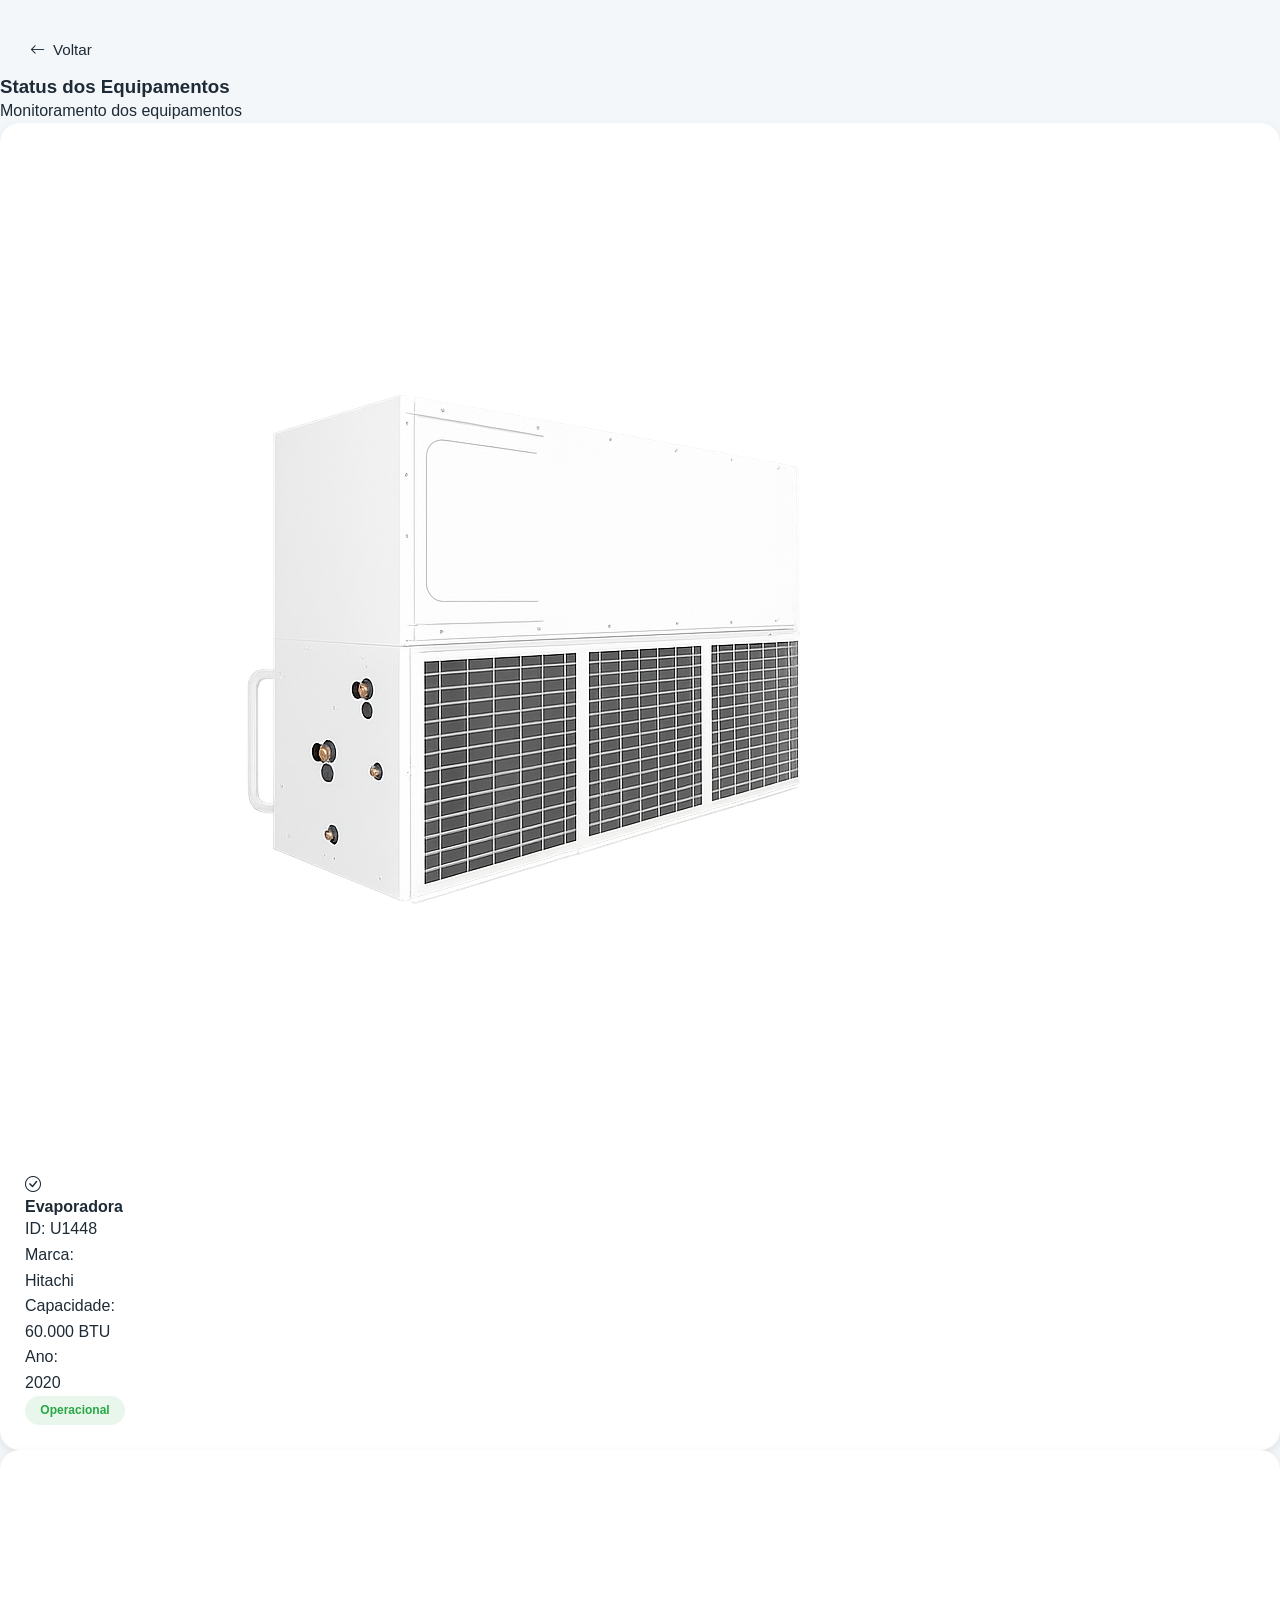
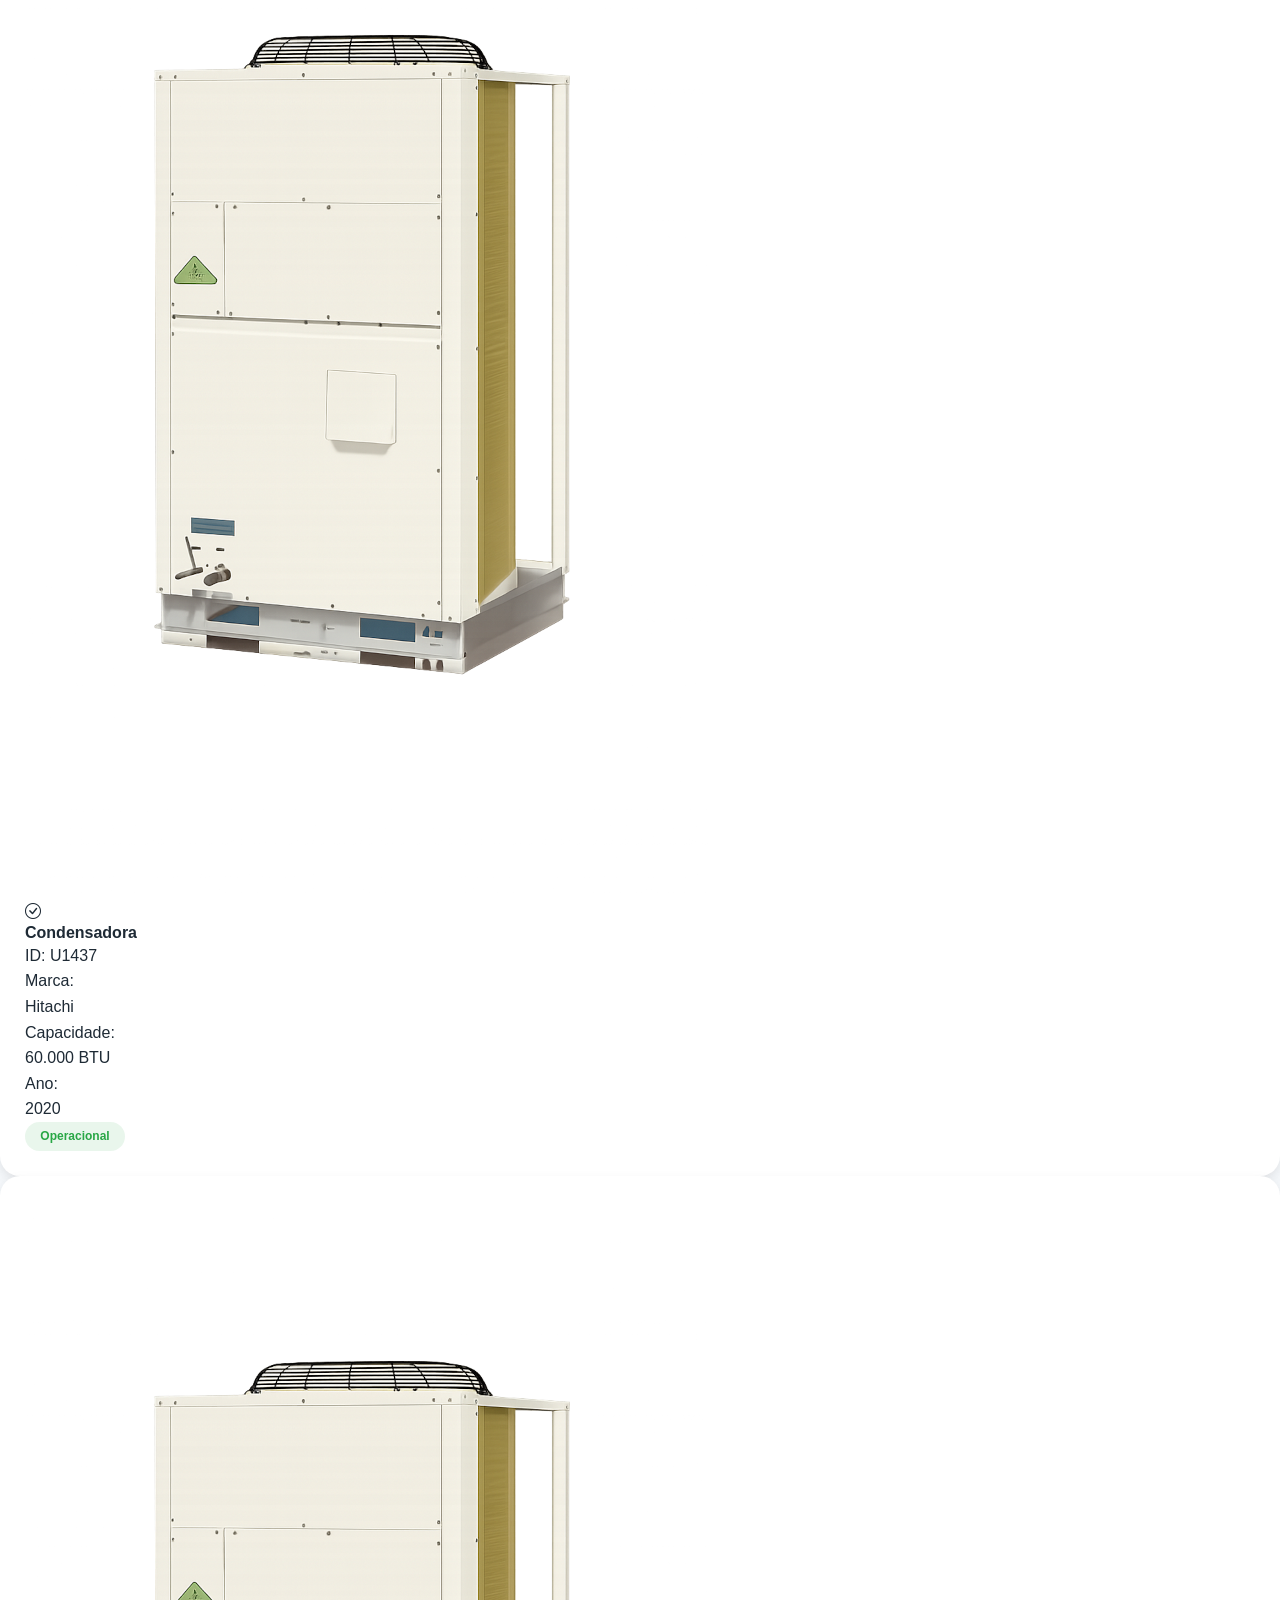
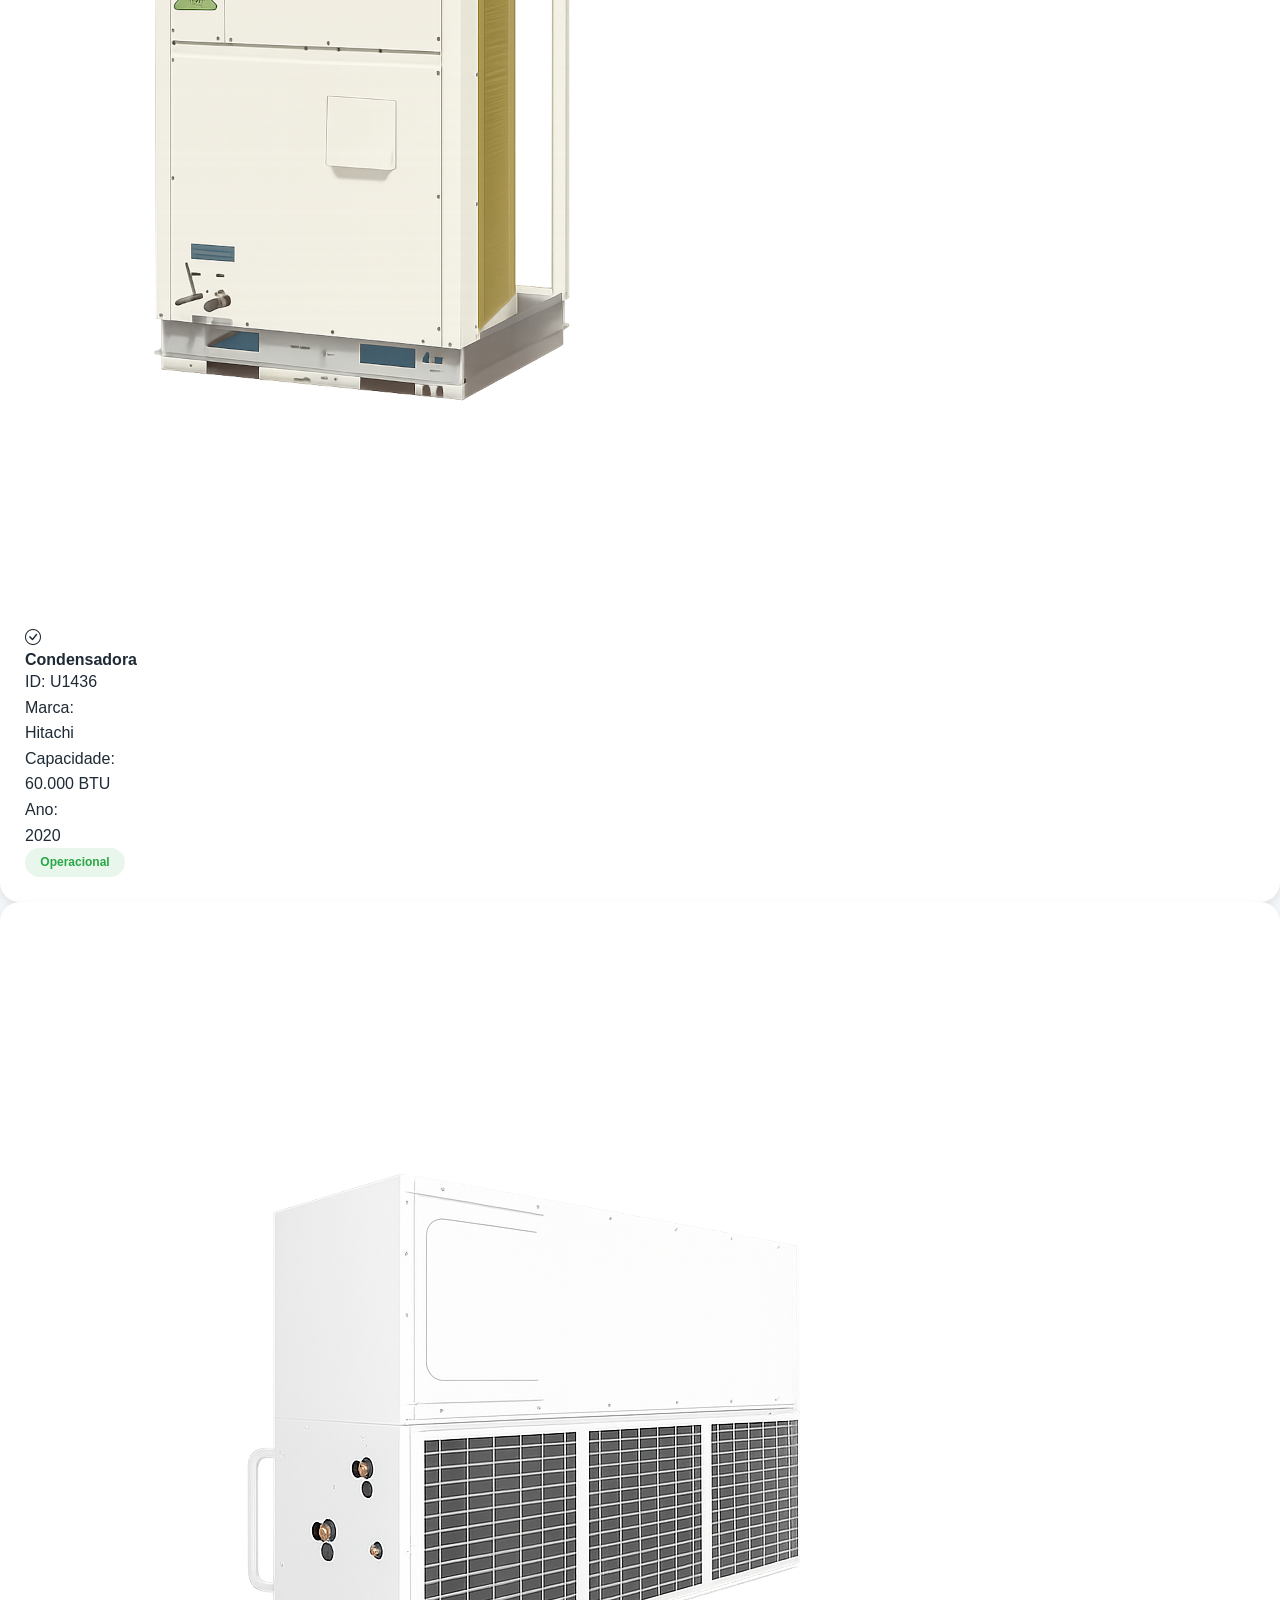
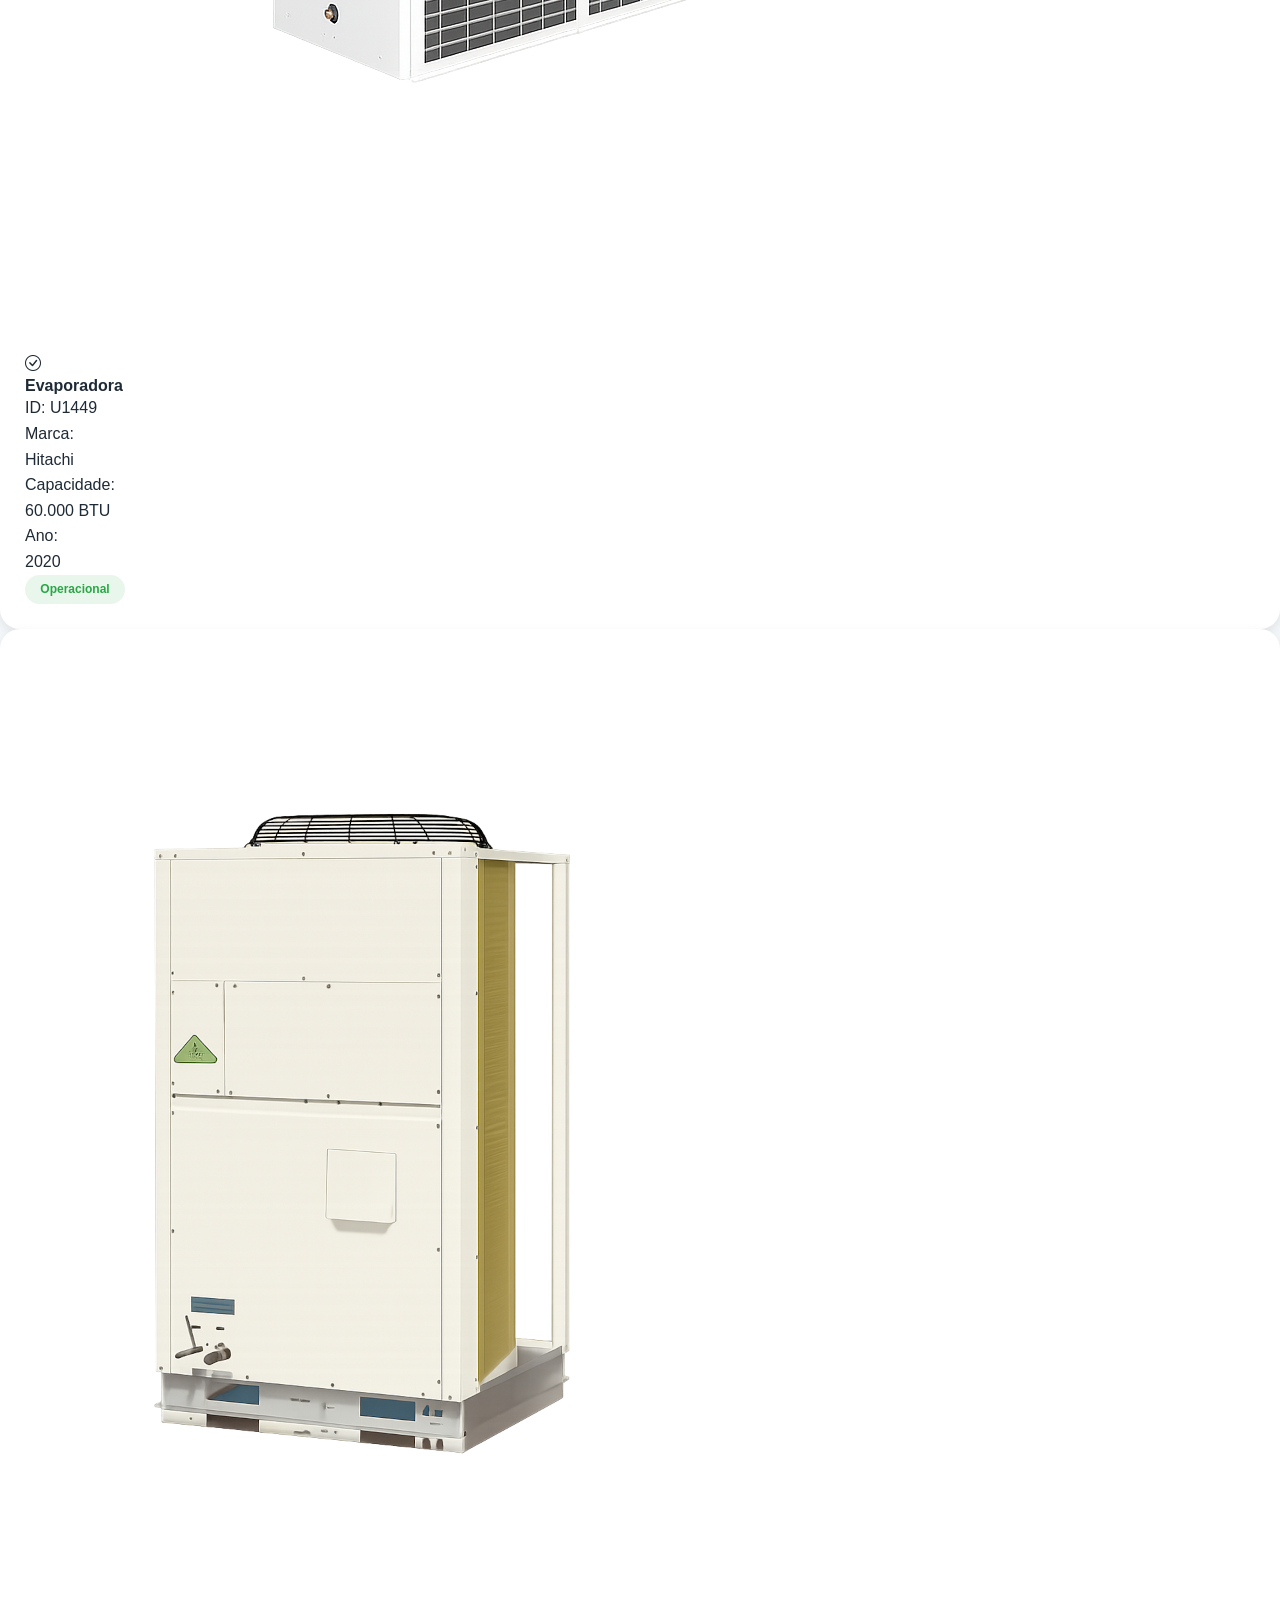
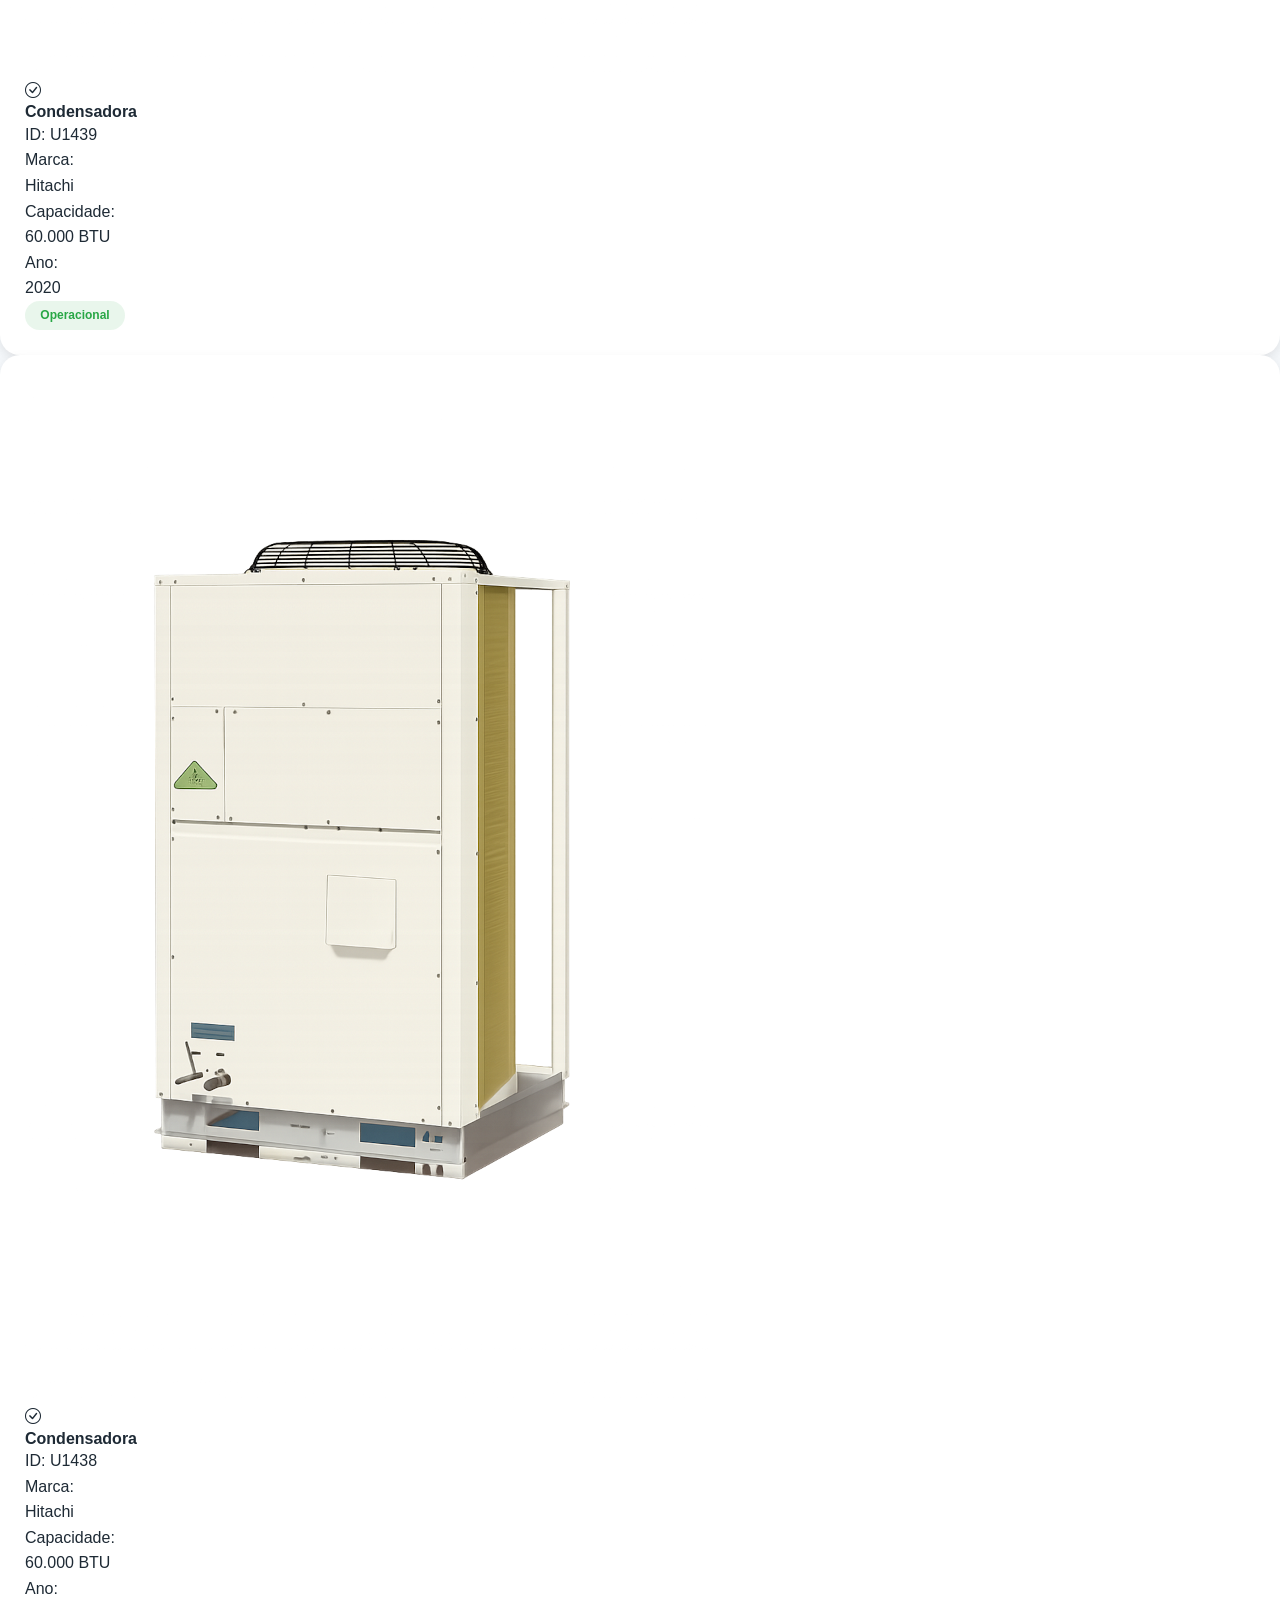
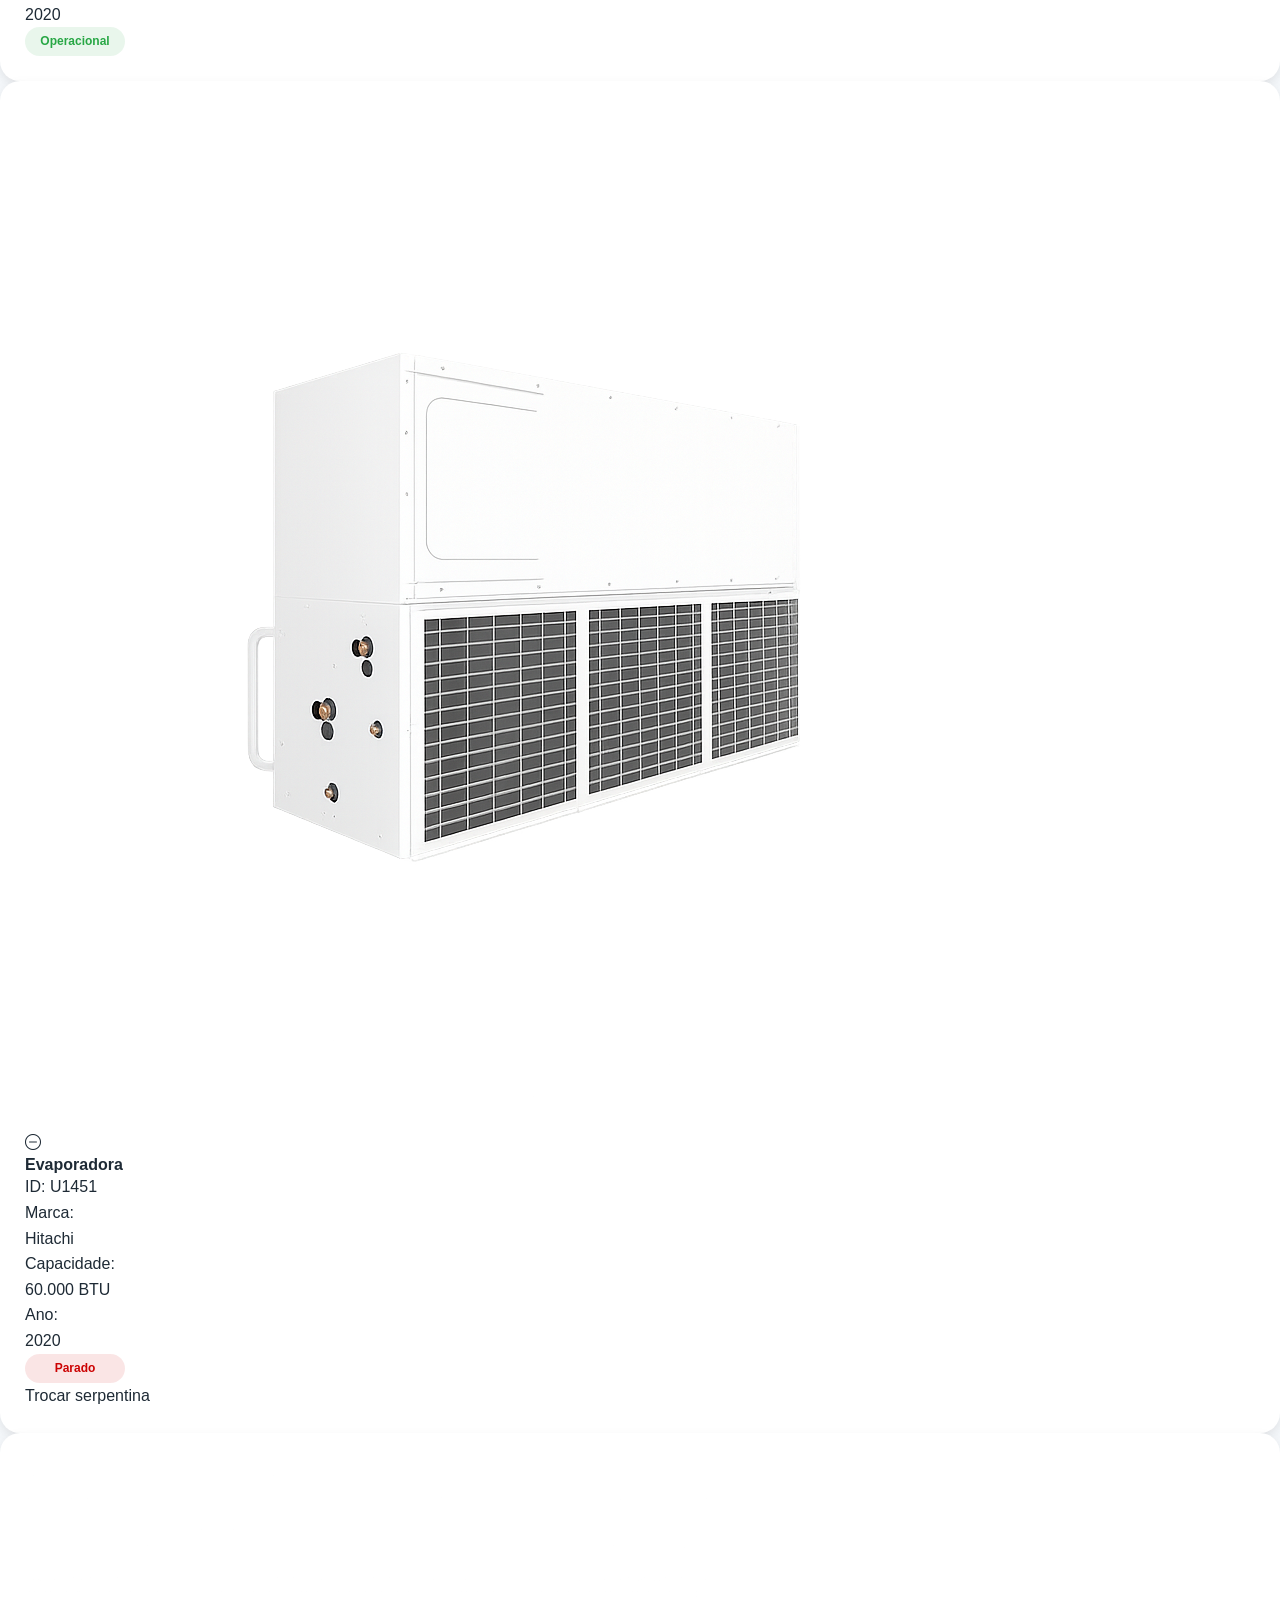
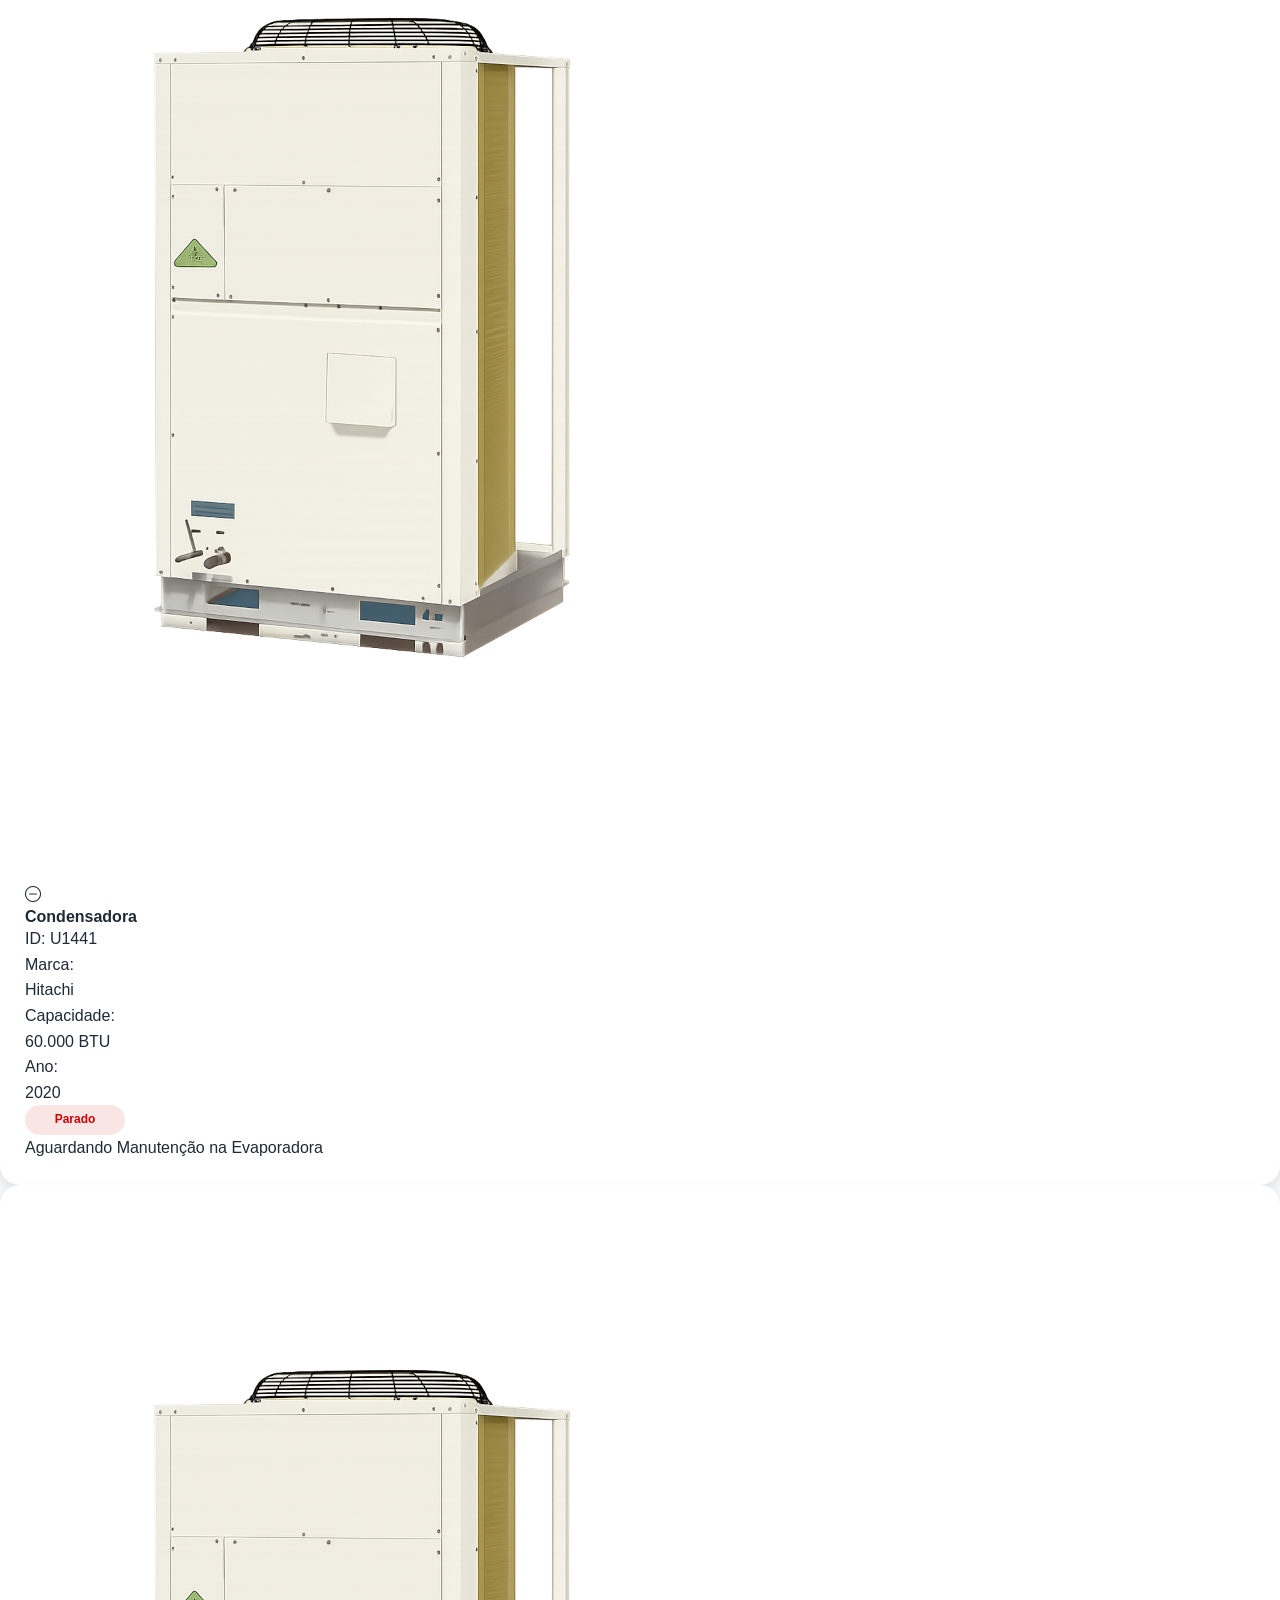
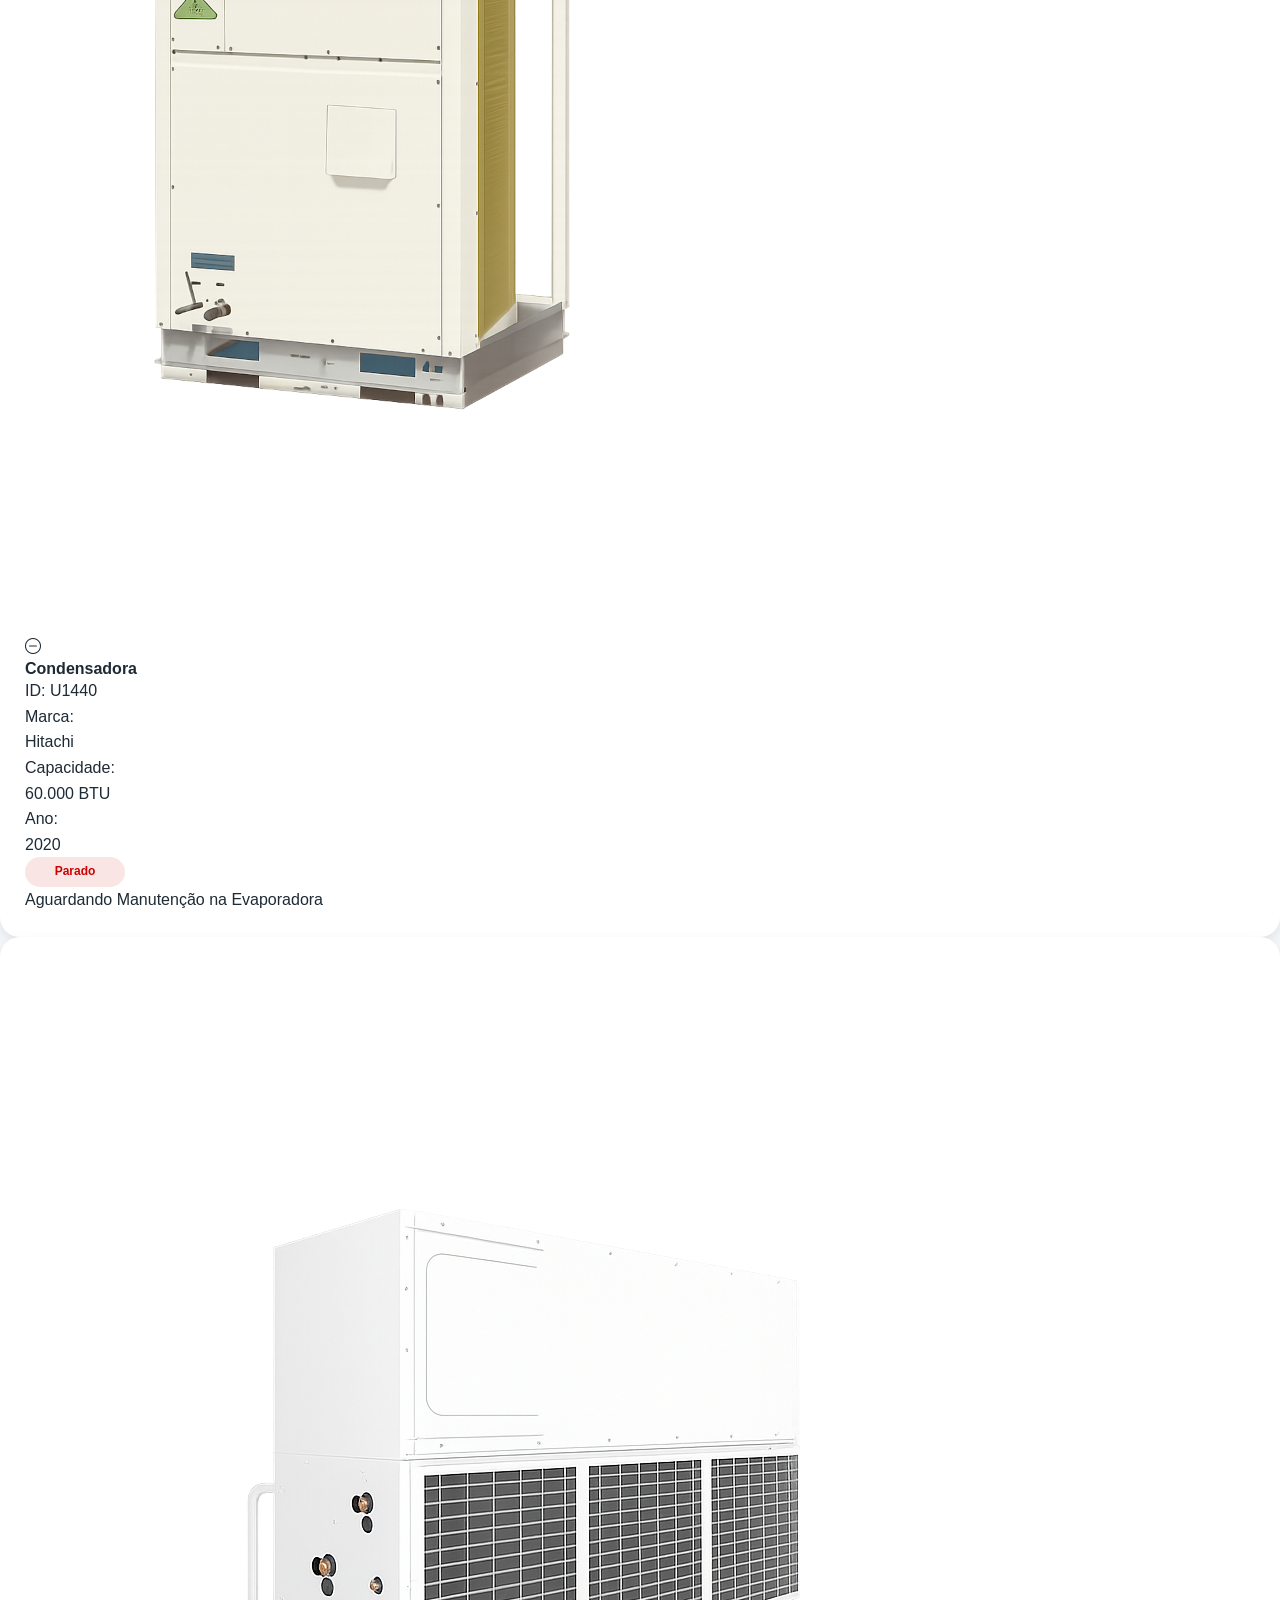
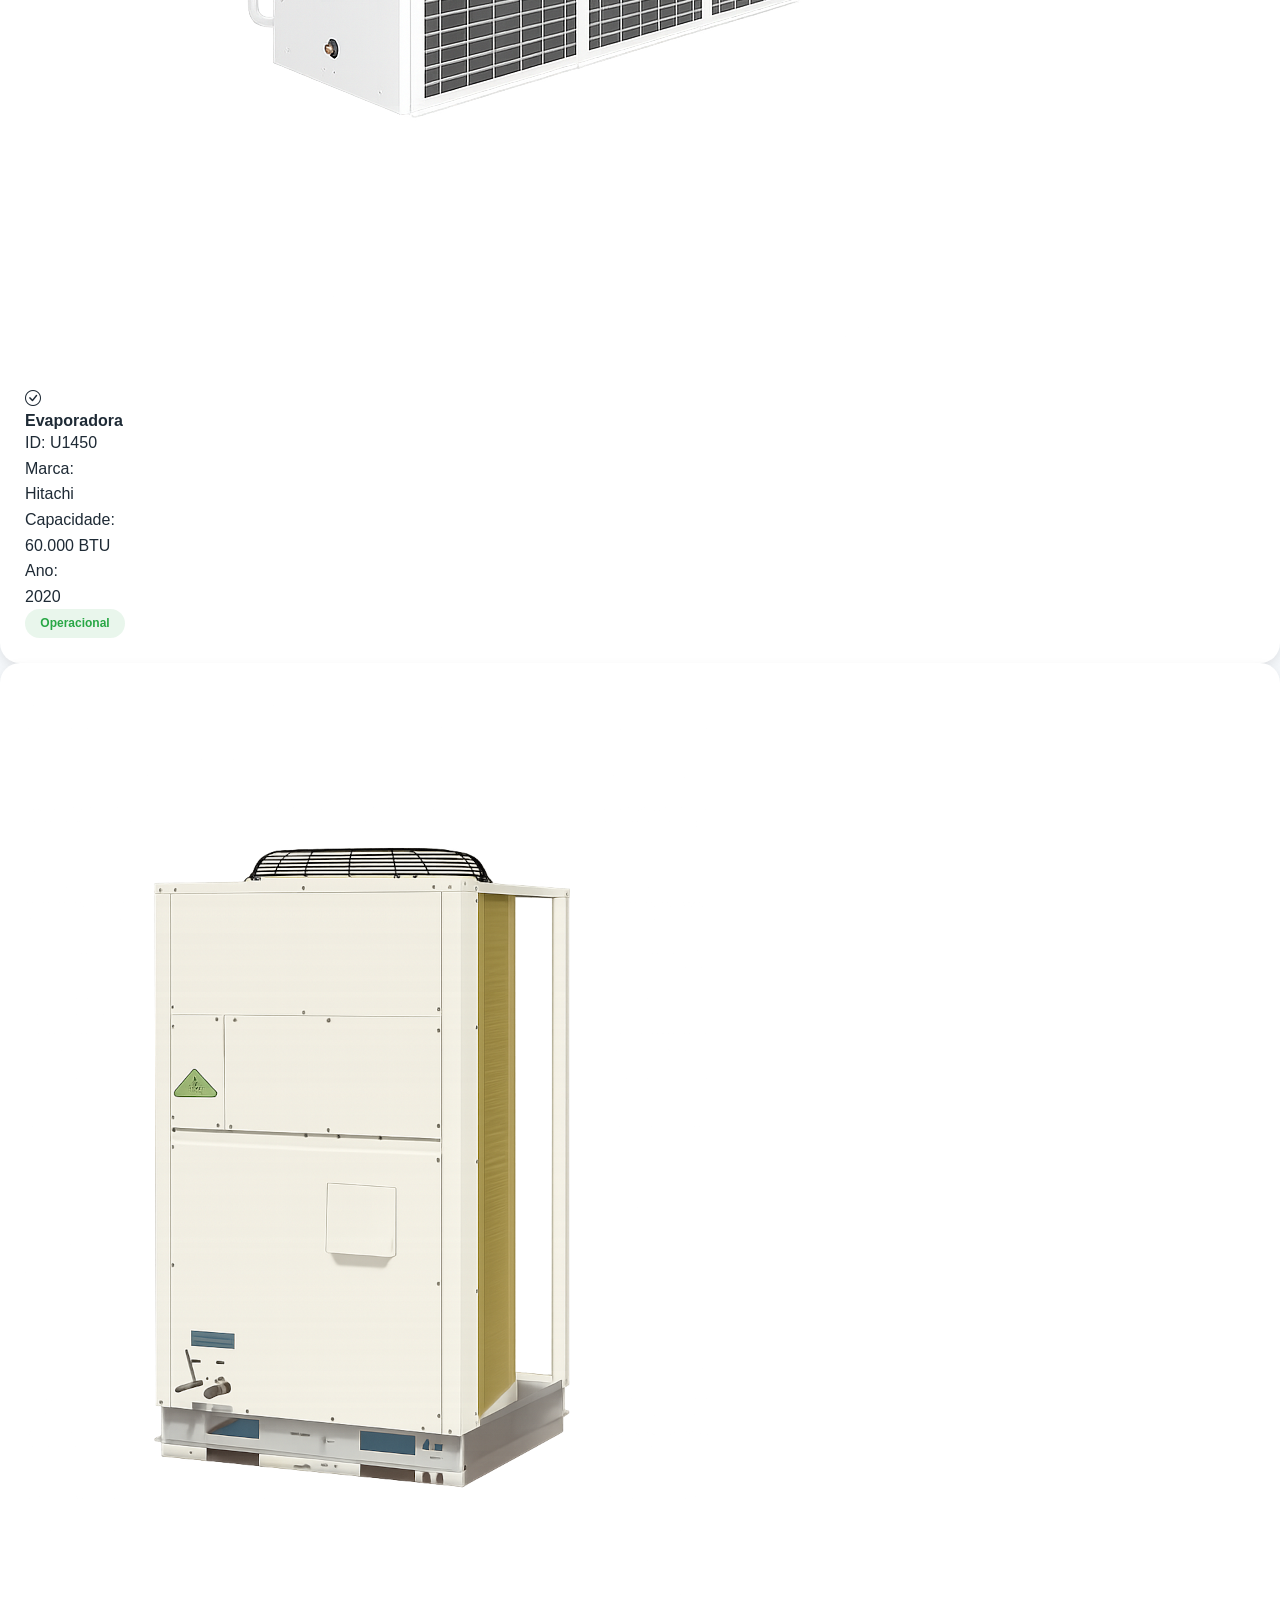
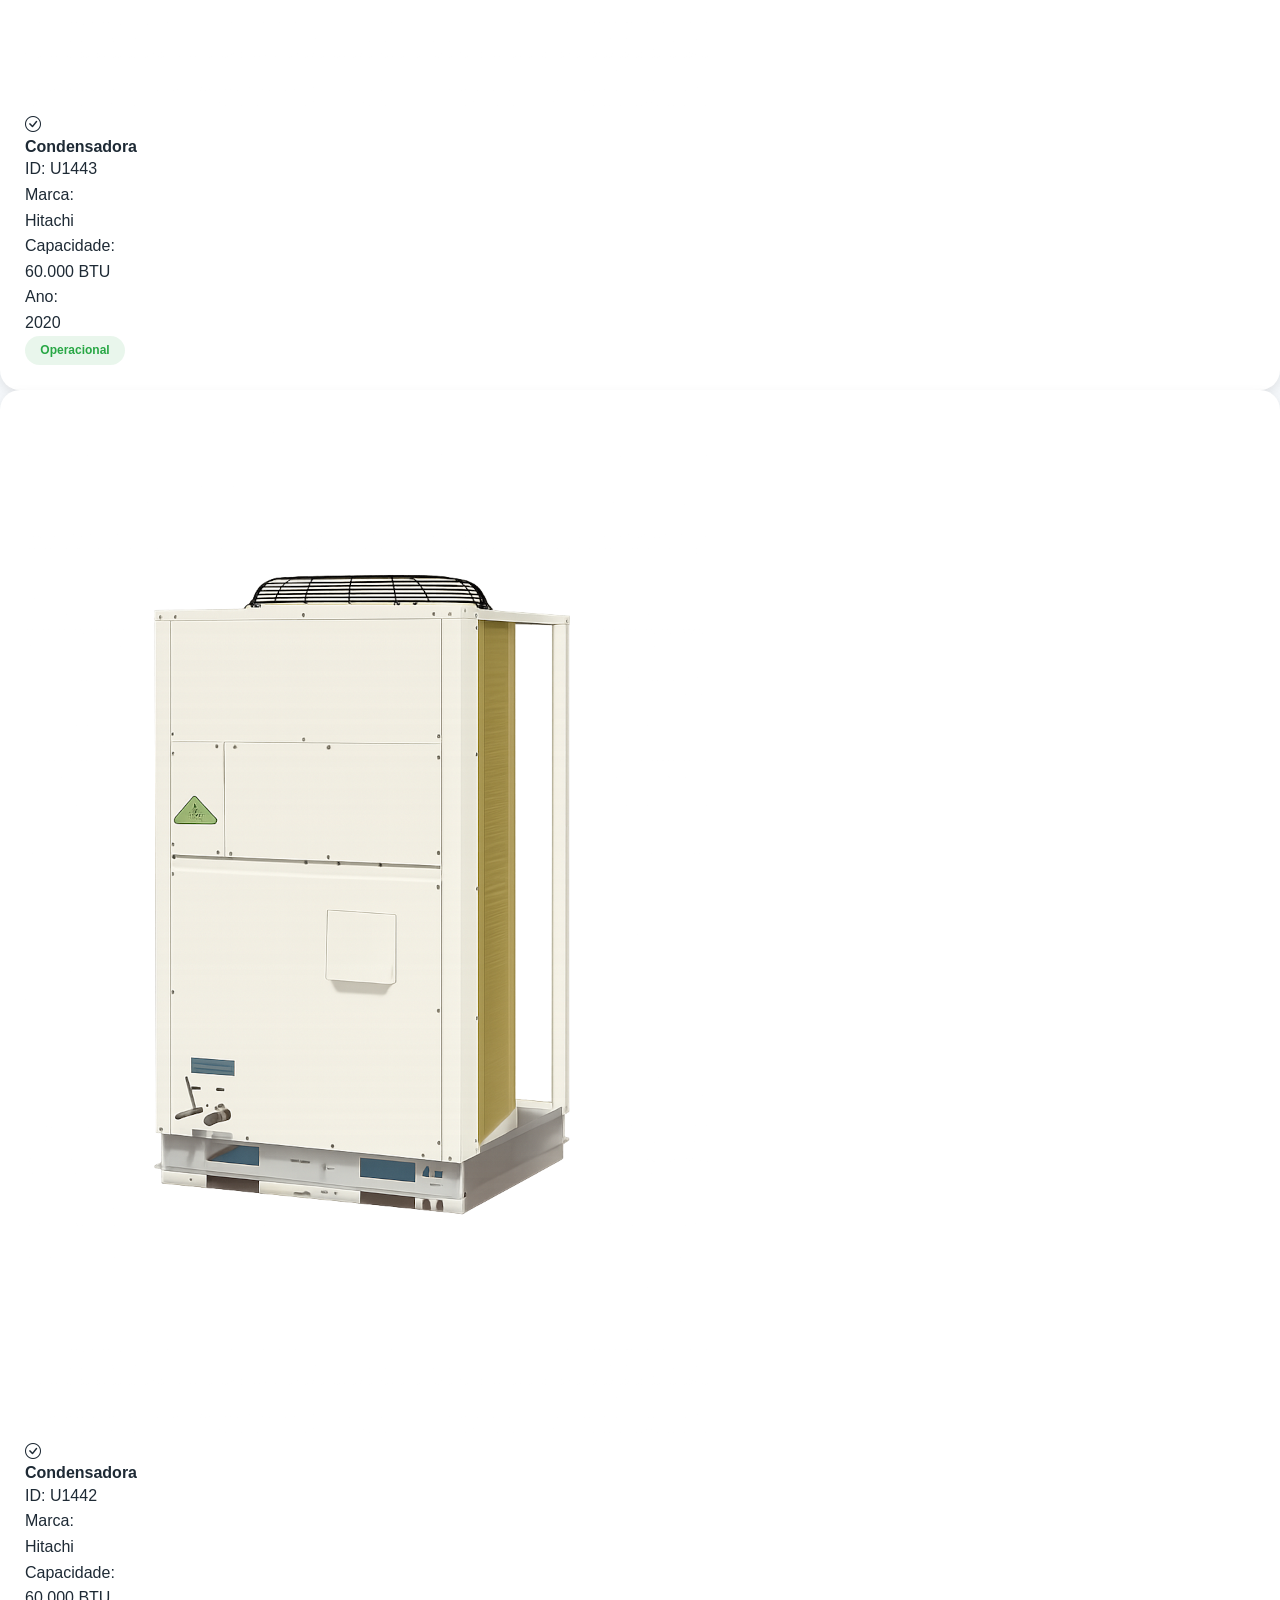
<file: pag-equip-210.html>
<!DOCTYPE html>
<html lang="pt-br">
<head>
    <meta charset="UTF-8">
    <meta name="viewport" content="width=device-width, initial-scale=1.0">
    <title>Equipamentos Loja 210</title>
    <link rel="stylesheet" href="css/style.css">
    <link rel="stylesheet" href="https://cdn.jsdelivr.net/npm/bootstrap-icons@1.11.3/font/bootstrap-icons.css">
</head>
<body>
    <div class="container">
        <div class="area-conteudo">
            <div class="conteudo-1">
                <div>
                    <a href="pagina-lojas.html" class="btn">
                        <i class="bi bi-arrow-left"></i> Voltar
                    </a>
                </div>
                <div class="monitoramento">
                    <h3>Status dos Equipamentos</h3>
                    <p>Monitoramento dos equipamentos</p>
                </div>
            </div>
            <div class="conteudo-2">
                <div class="circuito"> <!-- Circuito 1 -->
                    <div class="card-equip"><!-- Evaporadora -->
                        <div class="cx-img-evap">
                            <img src="imagens/evap-001.png" alt="" class="img-evap">
                        </div>
                        <i class="bi bi-check-circle icone icone-ok"></i>
                        <!-- <i class="bi bi-exclamation-circle icone icone-alerta"></i> -->
                        <!-- <i class="bi bi-wrench icone icone-manutencao"></i> -->
                        <!-- <i class="bi-dash-circle icone icone-parado"></i> -->
                        <div class="ident">
                            <h4>Evaporadora</h4>
                            <p>ID: U1448</p>
                        </div>
                        <div class="marca">
                            <p>Marca:</p>
                            <p>Hitachi</p>
                        </div>
                        <div class="btu">
                            <p>Capacidade:</p>
                            <p>60.000 BTU</p>
                        </div>
                        <div class="ano">
                            <p>Ano:</p>
                            <p>2020</p>
                        </div>
                        <p class="operacional">Operacional</p>
                        <!-- <p class="alerta">Atenção</p> -->
                        <!-- <p class="manutencao">Manutenção</p> -->
                        <!-- <p class="parado">Parado</p> -->
                    </div>
                    <div class="card-equip"><!-- COND 1 -->
                        <div class="cx-img-cond">
                            <img src="imagens/cond-005.png" alt="" class="img-cond">
                        </div>
                        <i class="bi bi-check-circle icone icone-ok"></i>
                        <!-- <i class="bi bi-exclamation-circle icone icone-alerta"></i> -->
                        <!-- <i class="bi bi-wrench icone icone-manutencao"></i> -->
                         <!-- <i class="bi-dash-circle icone icone-parado"></i> -->
                        <div class="ident">
                            <h4>Condensadora</h4>
                            <p>ID: U1437</p>
                        </div>
                        <div class="marca">
                            <p>Marca:</p>
                            <p>Hitachi</p>
                        </div>
                        <div class="btu">
                            <p>Capacidade:</p>
                            <p>60.000 BTU</p>
                        </div>
                        <div class="ano">
                            <p>Ano:</p>
                            <p>2020</p>
                        </div>
                        <p class="operacional">Operacional</p>
                        <!-- <p class="alerta">Atenção</p> -->
                        <!--<p class="manutencao">Manutenção</p>-->
                        <!-- <p class="parado">Parado</p> -->
                    </div>
                    <div class="card-equip"><!-- COND 2 -->
                        <div class="cx-img-cond">
                            <img src="imagens/cond-005.png" alt="" class="img-cond">
                        </div>
                        <i class="bi bi-check-circle icone icone-ok"></i>
                        <!-- <i class="bi bi-exclamation-circle icone icone-alerta"></i> -->
                        <!--<i class="bi bi-wrench icone icone-manutencao"></i> -->
                        <!-- <i class="bi-dash-circle icone icone-parado"></i> -->
                        <div class="ident">
                            <h4>Condensadora</h4>
                            <p>ID: U1436</p>
                        </div>
                        <div class="marca">
                            <p>Marca:</p>
                            <p>Hitachi</p>
                        </div>
                        <div class="btu">
                            <p>Capacidade:</p>
                            <p>60.000 BTU</p>
                        </div>
                        <div class="ano">
                            <p>Ano:</p>
                            <p>2020</p>
                        </div>
                        <p class="operacional">Operacional</p>
                        <!-- <p class="alerta">Atenção</p> -->
                        <!--<p class="manutencao">Manutenção</p>-->
                        <!-- <p class="parado">Parado</p> -->
                    </div>
                </div>
                <div class="circuito"> <!-- Circuito 2 -->
                    <div class="card-equip"><!-- Evaporadora -->
                        <div class="cx-img-evap">
                            <img src="imagens/evap-001.png" alt="" class="img-evap">
                        </div>
                        <i class="bi bi-check-circle icone icone-ok"></i>
                        <!-- <i class="bi bi-exclamation-circle icone icone-alerta"></i> -->
                        <!-- <i class="bi bi-wrench icone icone-manutencao"></i> -->
                        <!-- <i class="bi-dash-circle icone icone-parado"></i> -->
                        <div class="ident">
                            <h4>Evaporadora</h4>
                            <p>ID: U1449</p>
                        </div>
                        <div class="marca">
                            <p>Marca:</p>
                            <p>Hitachi</p>
                        </div>
                        <div class="btu">
                            <p>Capacidade:</p>
                            <p>60.000 BTU</p>
                        </div>
                        <div class="ano">
                            <p>Ano:</p>
                            <p>2020</p>
                        </div>
                        <p class="operacional">Operacional</p>
                        <!-- <p class="alerta">Atenção</p> -->
                        <!-- <p class="manutencao">Manutenção</p> -->
                        <!-- <p class="parado">Parado</p> -->
                    </div>
                    <div class="card-equip"><!-- COND 1 -->
                        <div class="cx-img-cond">
                            <img src="imagens/cond-005.png" alt="" class="img-cond">
                        </div>
                        <i class="bi bi-check-circle icone icone-ok"></i>
                        <!-- <i class="bi bi-exclamation-circle icone icone-alerta"></i> -->
                        <!-- <i class="bi bi-wrench icone icone-manutencao"></i> -->
                         <!-- <i class="bi-dash-circle icone icone-parado"></i> -->
                        <div class="ident">
                            <h4>Condensadora</h4>
                            <p>ID: U1439</p>
                        </div>
                        <div class="marca">
                            <p>Marca:</p>
                            <p>Hitachi</p>
                        </div>
                        <div class="btu">
                            <p>Capacidade:</p>
                            <p>60.000 BTU</p>
                        </div>
                        <div class="ano">
                            <p>Ano:</p>
                            <p>2020</p>
                        </div>
                        <p class="operacional">Operacional</p>
                        <!-- <p class="alerta">Atenção</p> -->
                        <!--<p class="manutencao">Manutenção</p>-->
                        <!-- <p class="parado">Parado</p> -->
                    </div>
                    <div class="card-equip"><!-- COND 2 -->
                        <div class="cx-img-cond">
                            <img src="imagens/cond-005.png" alt="" class="img-cond">
                        </div>
                        <i class="bi bi-check-circle icone icone-ok"></i>
                        <!-- <i class="bi bi-exclamation-circle icone icone-alerta"></i> -->
                        <!--<i class="bi bi-wrench icone icone-manutencao"></i> -->
                        <!-- <i class="bi-dash-circle icone icone-parado"></i> -->
                        <div class="ident">
                            <h4>Condensadora</h4>
                            <p>ID: U1438</p>
                        </div>
                        <div class="marca">
                            <p>Marca:</p>
                            <p>Hitachi</p>
                        </div>
                        <div class="btu">
                            <p>Capacidade:</p>
                            <p>60.000 BTU</p>
                        </div>
                        <div class="ano">
                            <p>Ano:</p>
                            <p>2020</p>
                        </div>
                        <p class="operacional">Operacional</p>
                        <!-- <p class="alerta">Atenção</p> -->
                        <!--<p class="manutencao">Manutenção</p>-->
                        <!-- <p class="parado">Parado</p> -->
                    </div>
                </div>
                <div class="circuito"> <!-- Circuito 3 -->
                    <div class="card-equip"><!-- Evaporadora -->
                        <div class="cx-img-evap">
                            <img src="imagens/evap-001.png" alt="" class="img-evap">
                        </div>
                        <!-- <i class="bi bi-check-circle icone icone-ok"></i> -->
                        <!-- <i class="bi bi-exclamation-circle icone icone-alerta"></i> -->
                        <!-- <i class="bi bi-wrench icone icone-manutencao"></i> -->
                        <i class="bi-dash-circle icone icone-parado"></i>
                        <div class="ident">
                            <h4>Evaporadora</h4>
                            <p>ID: U1451</p>
                        </div>
                        <div class="marca">
                            <p>Marca:</p>
                            <p>Hitachi</p>
                        </div>
                        <div class="btu">
                            <p>Capacidade:</p>
                            <p>60.000 BTU</p>
                        </div>
                        <div class="ano">
                            <p>Ano:</p>
                            <p>2020</p>
                        </div>
                        <!-- <p class="operacional">Operacional</p> -->
                        <!-- <p class="alerta">Atenção</p> -->
                        <!-- <p class="manutencao">Manutenção</p> -->
                        <p class="parado">Parado</p>
                        <div class="info">
                            <p>Trocar serpentina</p>
                        </div>
                    </div>
                    <div class="card-equip"><!-- COND 1 -->
                        <div class="cx-img-cond">
                            <img src="imagens/cond-005.png" alt="" class="img-cond">
                        </div>
                        <!-- <i class="bi bi-check-circle icone icone-ok"></i> -->
                        <!-- <i class="bi bi-exclamation-circle icone icone-alerta"></i> -->
                        <!-- <i class="bi bi-wrench icone icone-manutencao"></i> -->
                         <i class="bi-dash-circle icone icone-parado"></i>
                        <div class="ident">
                            <h4>Condensadora</h4>
                            <p>ID: U1441</p>
                        </div>
                        <div class="marca">
                            <p>Marca:</p>
                            <p>Hitachi</p>
                        </div>
                        <div class="btu">
                            <p>Capacidade:</p>
                            <p>60.000 BTU</p>
                        </div>
                        <div class="ano">
                            <p>Ano:</p>
                            <p>2020</p>
                        </div>
                        <!-- <p class="operacional">Operacional</p> -->
                        <!-- <p class="alerta">Atenção</p> -->
                        <!--<p class="manutencao">Manutenção</p>-->
                        <p class="parado">Parado</p>
                        <div class="info">
                            <p>Aguardando Manutenção na Evaporadora</p>
                        </div>
                    </div>
                    <div class="card-equip"><!-- COND 2 -->
                        <div class="cx-img-cond">
                            <img src="imagens/cond-005.png" alt="" class="img-cond">
                        </div>
                        <!-- <i class="bi bi-check-circle icone icone-ok"></i> -->
                        <!-- <i class="bi bi-exclamation-circle icone icone-alerta"></i> -->
                        <!--<i class="bi bi-wrench icone icone-manutencao"></i> -->
                        <i class="bi-dash-circle icone icone-parado"></i>
                        <div class="ident">
                            <h4>Condensadora</h4>
                            <p>ID: U1440</p>
                        </div>
                        <div class="marca">
                            <p>Marca:</p>
                            <p>Hitachi</p>
                        </div>
                        <div class="btu">
                            <p>Capacidade:</p>
                            <p>60.000 BTU</p>
                        </div>
                        <div class="ano">
                            <p>Ano:</p>
                            <p>2020</p>
                        </div>
                        <!-- <p class="operacional">Operacional</p> -->
                        <!-- <p class="alerta">Atenção</p> -->
                        <!--<p class="manutencao">Manutenção</p>-->
                        <p class="parado">Parado</p>
                        <div class="info">
                            <p>Aguardando Manutenção na Evaporadora</p>
                        </div>
                    </div>
                </div>
                <div class="circuito"> <!-- Circuito 4 -->
                    <div class="card-equip"><!-- Evaporadora -->
                        <div class="cx-img-evap">
                            <img src="imagens/evap-001.png" alt="" class="img-evap">
                        </div>
                        <i class="bi bi-check-circle icone icone-ok"></i>
                        <!-- <i class="bi bi-exclamation-circle icone icone-alerta"></i> -->
                        <!-- <i class="bi bi-wrench icone icone-manutencao"></i> -->
                        <!-- <i class="bi-dash-circle icone icone-parado"></i> -->
                        <div class="ident">
                            <h4>Evaporadora</h4>
                            <p>ID: U1450</p>
                        </div>
                        <div class="marca">
                            <p>Marca:</p>
                            <p>Hitachi</p>
                        </div>
                        <div class="btu">
                            <p>Capacidade:</p>
                            <p>60.000 BTU</p>
                        </div>
                        <div class="ano">
                            <p>Ano:</p>
                            <p>2020</p>
                        </div>
                        <p class="operacional">Operacional</p>
                        <!-- <p class="alerta">Atenção</p> -->
                        <!-- <p class="manutencao">Manutenção</p> -->
                        <!-- <p class="parado">Parado</p> -->
                    </div>
                    <div class="card-equip"><!-- COND 1 -->
                        <div class="cx-img-cond">
                            <img src="imagens/cond-005.png" alt="" class="img-cond">
                        </div>
                        <i class="bi bi-check-circle icone icone-ok"></i>
                        <!-- <i class="bi bi-exclamation-circle icone icone-alerta"></i> -->
                        <!-- <i class="bi bi-wrench icone icone-manutencao"></i> -->
                         <!-- <i class="bi-dash-circle icone icone-parado"></i> -->
                        <div class="ident">
                            <h4>Condensadora</h4>
                            <p>ID: U1443</p>
                        </div>
                        <div class="marca">
                            <p>Marca:</p>
                            <p>Hitachi</p>
                        </div>
                        <div class="btu">
                            <p>Capacidade:</p>
                            <p>60.000 BTU</p>
                        </div>
                        <div class="ano">
                            <p>Ano:</p>
                            <p>2020</p>
                        </div>
                        <p class="operacional">Operacional</p>
                        <!-- <p class="alerta">Atenção</p> -->
                        <!--<p class="manutencao">Manutenção</p>-->
                        <!-- <p class="parado">Parado</p> -->
                    </div>
                    <div class="card-equip"><!-- COND 2 -->
                        <div class="cx-img-cond">
                            <img src="imagens/cond-005.png" alt="" class="img-cond">
                        </div>
                        <i class="bi bi-check-circle icone icone-ok"></i>
                        <!-- <i class="bi bi-exclamation-circle icone icone-alerta"></i> -->
                        <!--<i class="bi bi-wrench icone icone-manutencao"></i> -->
                        <!-- <i class="bi-dash-circle icone icone-parado"></i> -->
                        <div class="ident">
                            <h4>Condensadora</h4>
                            <p>ID: U1442</p>
                        </div>
                        <div class="marca">
                            <p>Marca:</p>
                            <p>Hitachi</p>
                        </div>
                        <div class="btu">
                            <p>Capacidade:</p>
                            <p>60.000 BTU</p>
                        </div>
                        <div class="ano">
                            <p>Ano:</p>
                            <p>2020</p>
                        </div>
                        <p class="operacional">Operacional</p>
                        <!-- <p class="alerta">Atenção</p> -->
                        <!--<p class="manutencao">Manutenção</p>-->
                        <!-- <p class="parado">Parado</p> -->
                    </div>
                </div>
                <div class="circuito"> <!-- Circuito 5 -->
                    <div class="card-equip"><!-- Evaporadora -->
                        <div class="cx-img-evap">
                            <img src="imagens/evap-001.png" alt="" class="img-evap">
                        </div>
                        <i class="bi bi-check-circle icone icone-ok"></i>
                        <!-- <i class="bi bi-exclamation-circle icone icone-alerta"></i> -->
                        <!-- <i class="bi bi-wrench icone icone-manutencao"></i> -->
                        <!-- <i class="bi-dash-circle icone icone-parado"></i> -->
                        <div class="ident">
                            <h4>Evaporadora</h4>
                            <p>ID: U1453</p>
                        </div>
                        <div class="marca">
                            <p>Marca:</p>
                            <p>Hitachi</p>
                        </div>
                        <div class="btu">
                            <p>Capacidade:</p>
                            <p>60.000 BTU</p>
                        </div>
                        <div class="ano">
                            <p>Ano:</p>
                            <p>2020</p>
                        </div>
                        <p class="operacional">Operacional</p>
                        <!-- <p class="alerta">Atenção</p> -->
                        <!-- <p class="manutencao">Manutenção</p> -->
                        <!-- <p class="parado">Parado</p> -->
                    </div>
                    <div class="card-equip"><!-- COND 1 -->
                        <div class="cx-img-cond">
                            <img src="imagens/cond-005.png" alt="" class="img-cond">
                        </div>
                        <i class="bi bi-check-circle icone icone-ok"></i>
                        <!-- <i class="bi bi-exclamation-circle icone icone-alerta"></i> -->
                        <!-- <i class="bi bi-wrench icone icone-manutencao"></i> -->
                         <!-- <i class="bi-dash-circle icone icone-parado"></i> -->
                        <div class="ident">
                            <h4>Condensadora</h4>
                            <p>ID: U1445</p>
                        </div>
                        <div class="marca">
                            <p>Marca:</p>
                            <p>Hitachi</p>
                        </div>
                        <div class="btu">
                            <p>Capacidade:</p>
                            <p>60.000 BTU</p>
                        </div>
                        <div class="ano">
                            <p>Ano:</p>
                            <p>2020</p>
                        </div>
                        <p class="operacional">Operacional</p>
                        <!-- <p class="alerta">Atenção</p> -->
                        <!--<p class="manutencao">Manutenção</p>-->
                        <!-- <p class="parado">Parado</p> -->
                    </div>
                    <div class="card-equip"><!-- COND 2 -->
                        <div class="cx-img-cond">
                            <img src="imagens/cond-005.png" alt="" class="img-cond">
                        </div>
                        <i class="bi bi-check-circle icone icone-ok"></i>
                        <!-- <i class="bi bi-exclamation-circle icone icone-alerta"></i> -->
                        <!--<i class="bi bi-wrench icone icone-manutencao"></i> -->
                        <!-- <i class="bi-dash-circle icone icone-parado"></i> -->
                        <div class="ident">
                            <h4>Condensadora</h4>
                            <p>ID: U1444</p>
                        </div>
                        <div class="marca">
                            <p>Marca:</p>
                            <p>Hitachi</p>
                        </div>
                        <div class="btu">
                            <p>Capacidade:</p>
                            <p>60.000 BTU</p>
                        </div>
                        <div class="ano">
                            <p>Ano:</p>
                            <p>2020</p>
                        </div>
                        <p class="operacional">Operacional</p>
                        <!-- <p class="alerta">Atenção</p> -->
                        <!--<p class="manutencao">Manutenção</p>-->
                        <!-- <p class="parado">Parado</p> -->
                    </div>
                </div>
                <div class="circuito"> <!-- Circuito 6 -->
                    <div class="card-equip"><!-- Evaporadora -->
                        <div class="cx-img-evap">
                            <img src="imagens/evap-001.png" alt="" class="img-evap">
                        </div>
                        <i class="bi bi-check-circle icone icone-ok"></i>
                        <!-- <i class="bi bi-exclamation-circle icone icone-alerta"></i> -->
                        <!-- <i class="bi bi-wrench icone icone-manutencao"></i> -->
                        <!-- <i class="bi-dash-circle icone icone-parado"></i> -->
                        <div class="ident">
                            <h4>Evaporadora</h4>
                            <p>ID: U1452</p>
                        </div>
                        <div class="marca">
                            <p>Marca:</p>
                            <p>Hitachi</p>
                        </div>
                        <div class="btu">
                            <p>Capacidade:</p>
                            <p>60.000 BTU</p>
                        </div>
                        <div class="ano">
                            <p>Ano:</p>
                            <p>2020</p>
                        </div>
                        <p class="operacional">Operacional</p>
                        <!-- <p class="alerta">Atenção</p> -->
                        <!-- <p class="manutencao">Manutenção</p> -->
                        <!-- <p class="parado">Parado</p> -->
                    </div>
                    <div class="card-equip"><!-- COND 1 -->
                        <div class="cx-img-cond">
                            <img src="imagens/cond-005.png" alt="" class="img-cond">
                        </div>
                        <i class="bi bi-check-circle icone icone-ok"></i>
                        <!-- <i class="bi bi-exclamation-circle icone icone-alerta"></i> -->
                        <!-- <i class="bi bi-wrench icone icone-manutencao"></i> -->
                         <!-- <i class="bi-dash-circle icone icone-parado"></i> -->
                        <div class="ident">
                            <h4>Condensadora</h4>
                            <p>ID: U1447</p>
                        </div>
                        <div class="marca">
                            <p>Marca:</p>
                            <p>Hitachi</p>
                        </div>
                        <div class="btu">
                            <p>Capacidade:</p>
                            <p>60.000 BTU</p>
                        </div>
                        <div class="ano">
                            <p>Ano:</p>
                            <p>2020</p>
                        </div>
                        <p class="operacional">Operacional</p>
                        <!-- <p class="alerta">Atenção</p> -->
                        <!--<p class="manutencao">Manutenção</p>-->
                        <!-- <p class="parado">Parado</p> -->
                    </div>
                    <div class="card-equip"><!-- COND 2 -->
                        <div class="cx-img-cond">
                            <img src="imagens/cond-005.png" alt="" class="img-cond">
                        </div>
                        <i class="bi bi-check-circle icone icone-ok"></i>
                        <!-- <i class="bi bi-exclamation-circle icone icone-alerta"></i> -->
                        <!--<i class="bi bi-wrench icone icone-manutencao"></i> -->
                        <!-- <i class="bi-dash-circle icone icone-parado"></i> -->
                        <div class="ident">
                            <h4>Condensadora</h4>
                            <p>ID: U1446</p>
                        </div>
                        <div class="marca">
                            <p>Marca:</p>
                            <p>Hitachi</p>
                        </div>
                        <div class="btu">
                            <p>Capacidade:</p>
                            <p>60.000 BTU</p>
                        </div>
                        <div class="ano">
                            <p>Ano:</p>
                            <p>2020</p>
                        </div>
                        <p class="operacional">Operacional</p>
                        <!-- <p class="alerta">Atenção</p> -->
                        <!--<p class="manutencao">Manutenção</p>-->
                        <!-- <p class="parado">Parado</p> -->
                    </div>
                </div>
            </div>
        </div>
    </div>
</body>
</html>
</file>
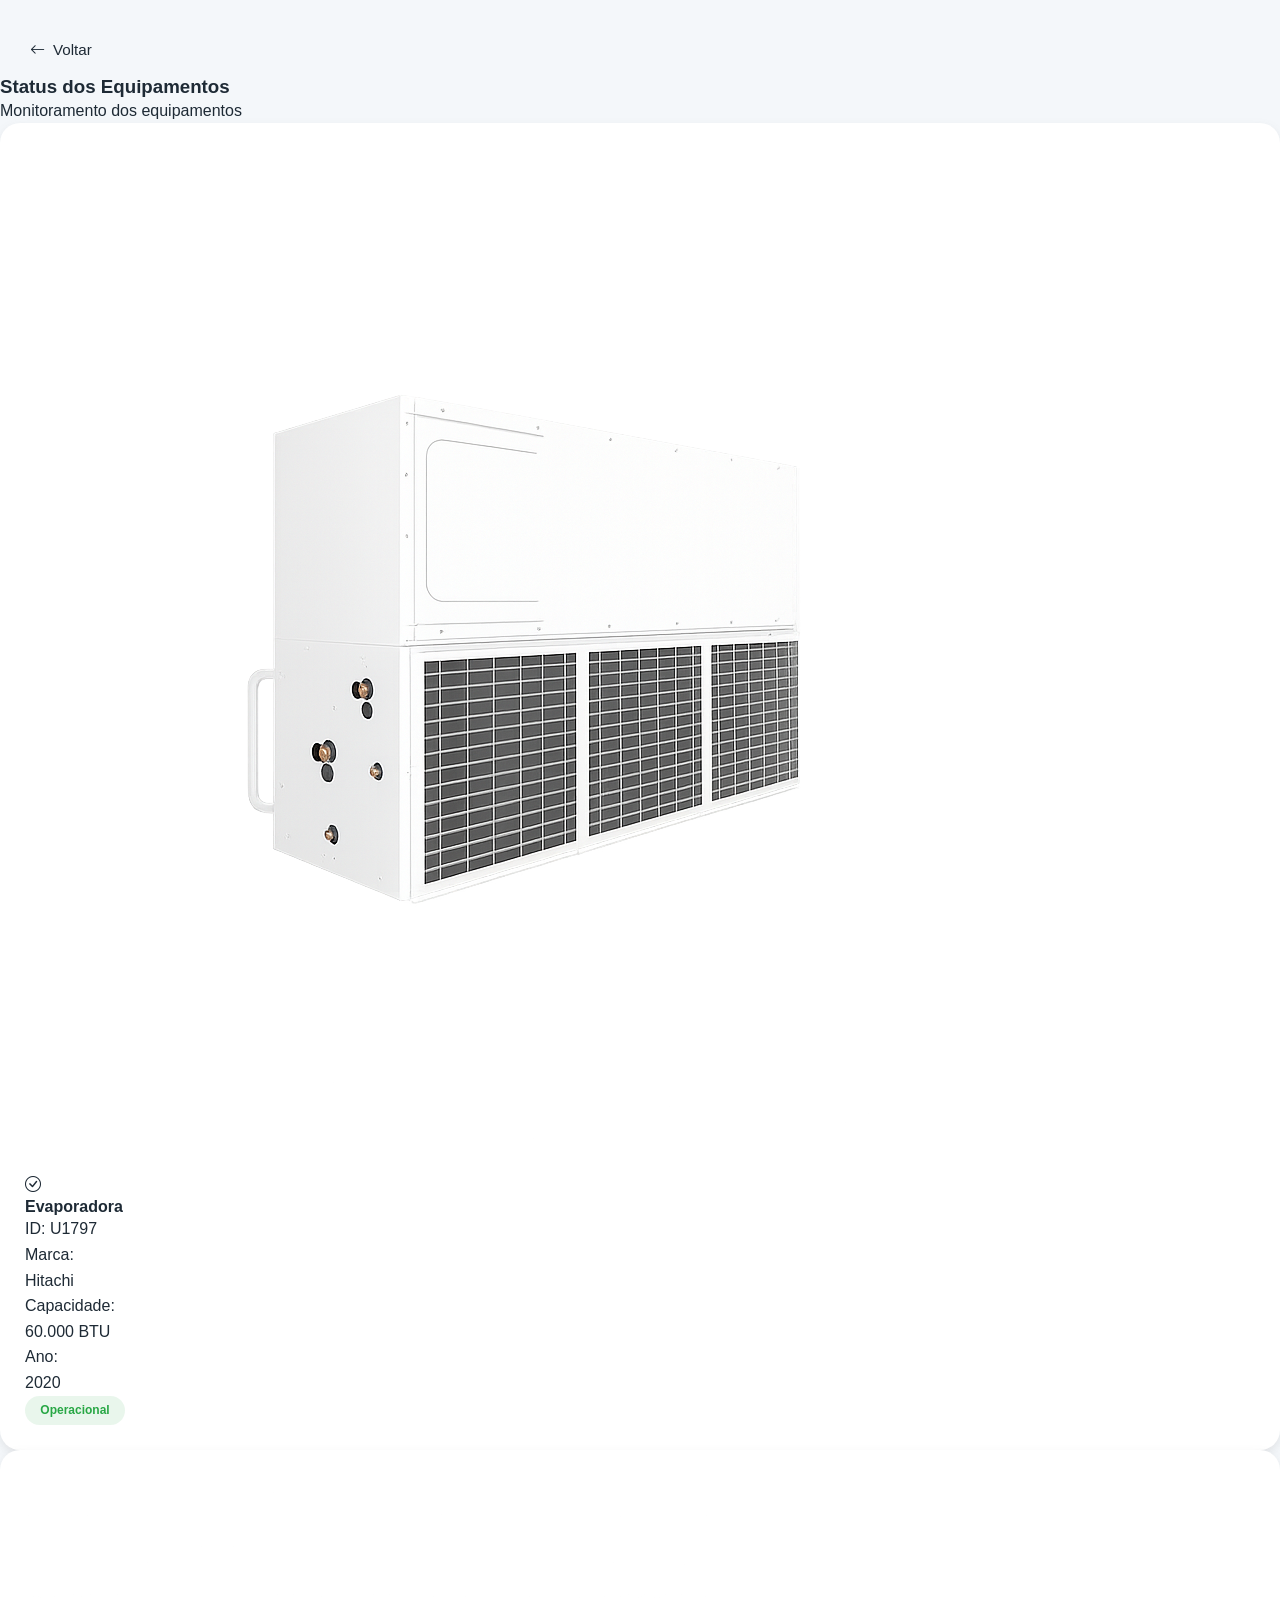
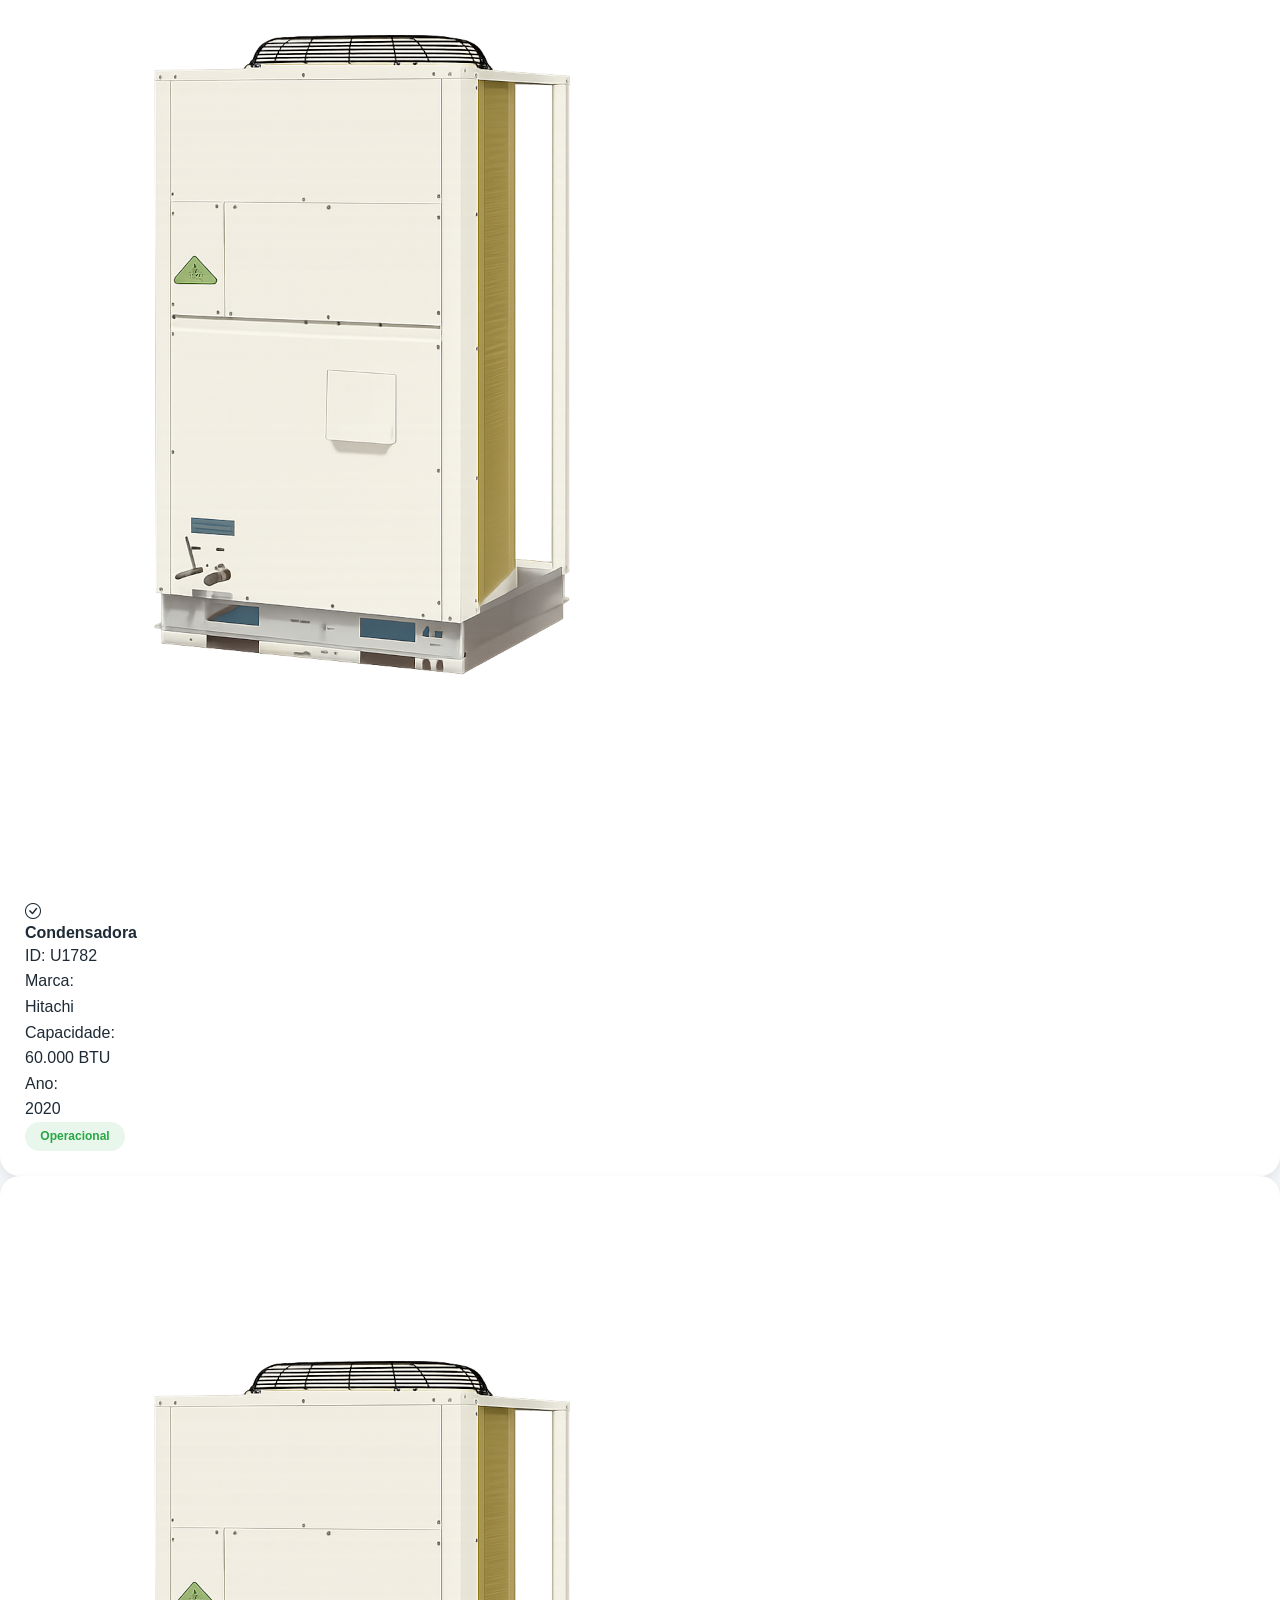
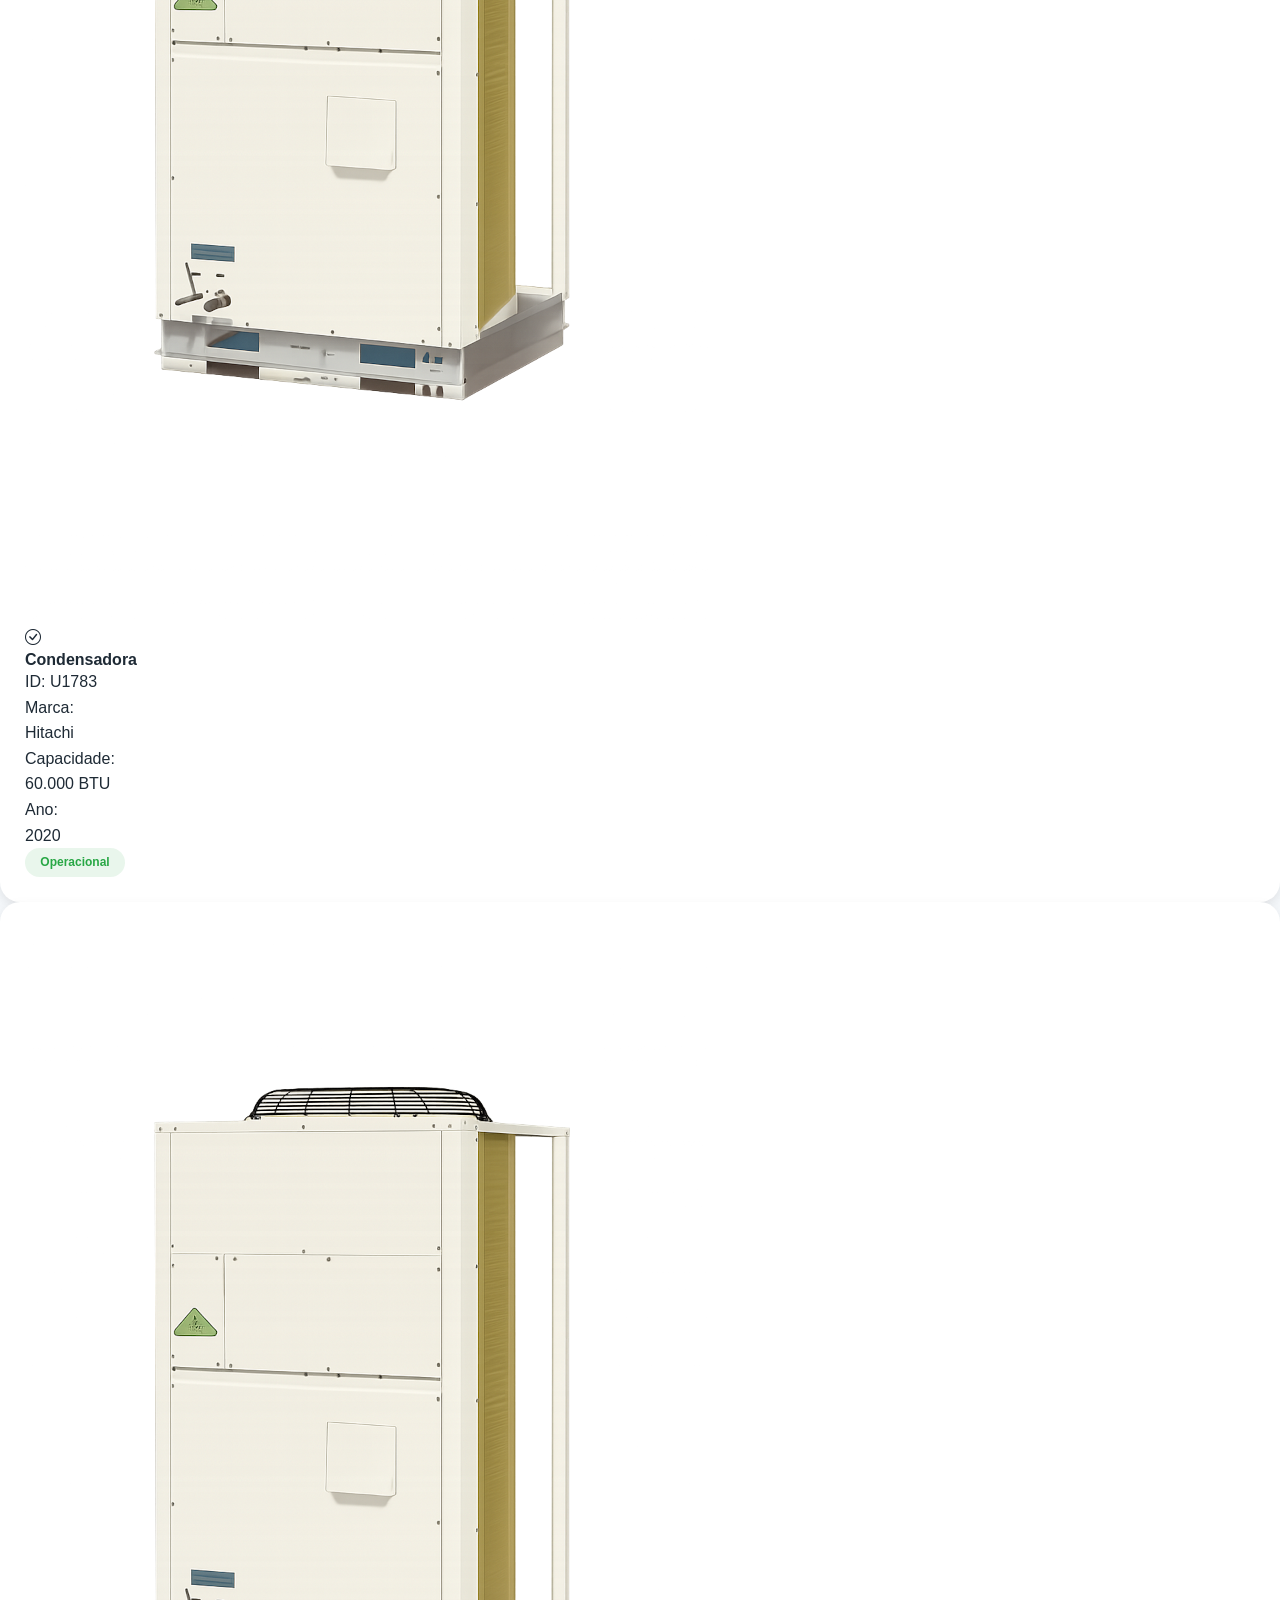
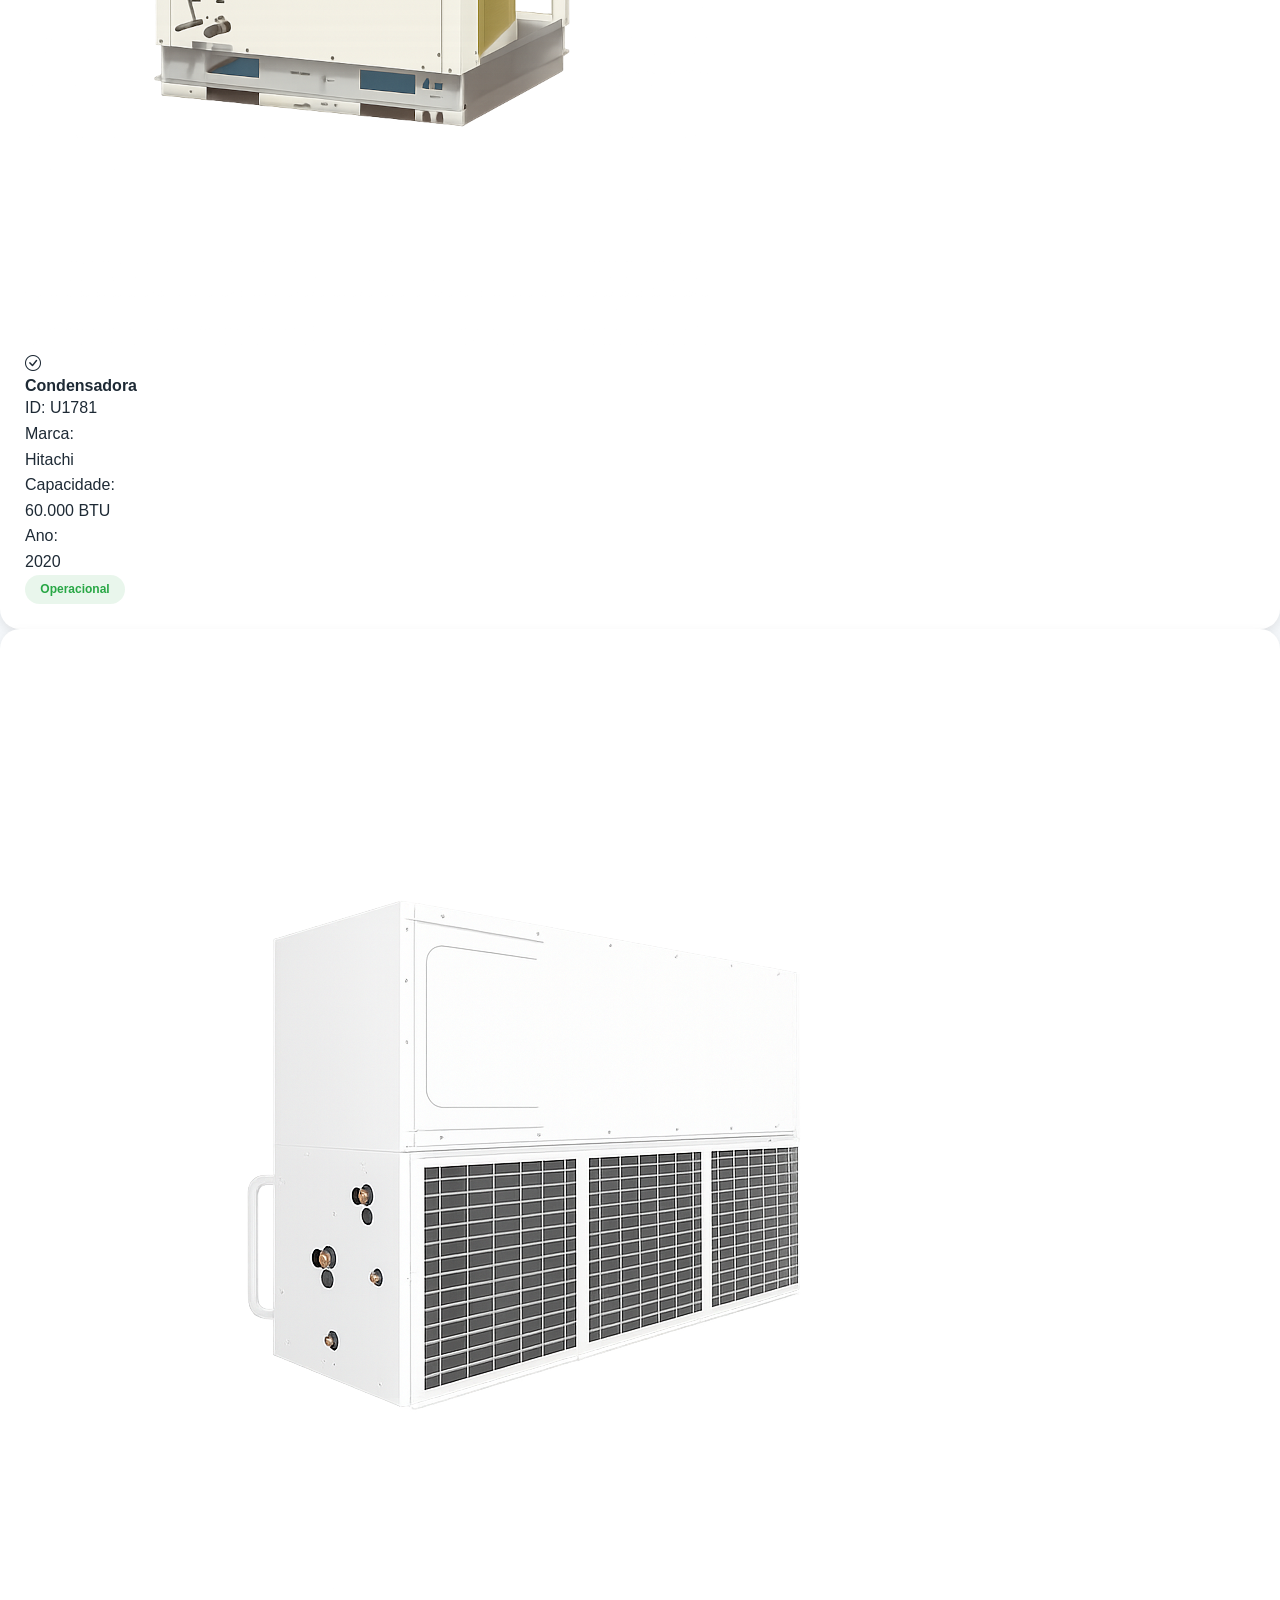
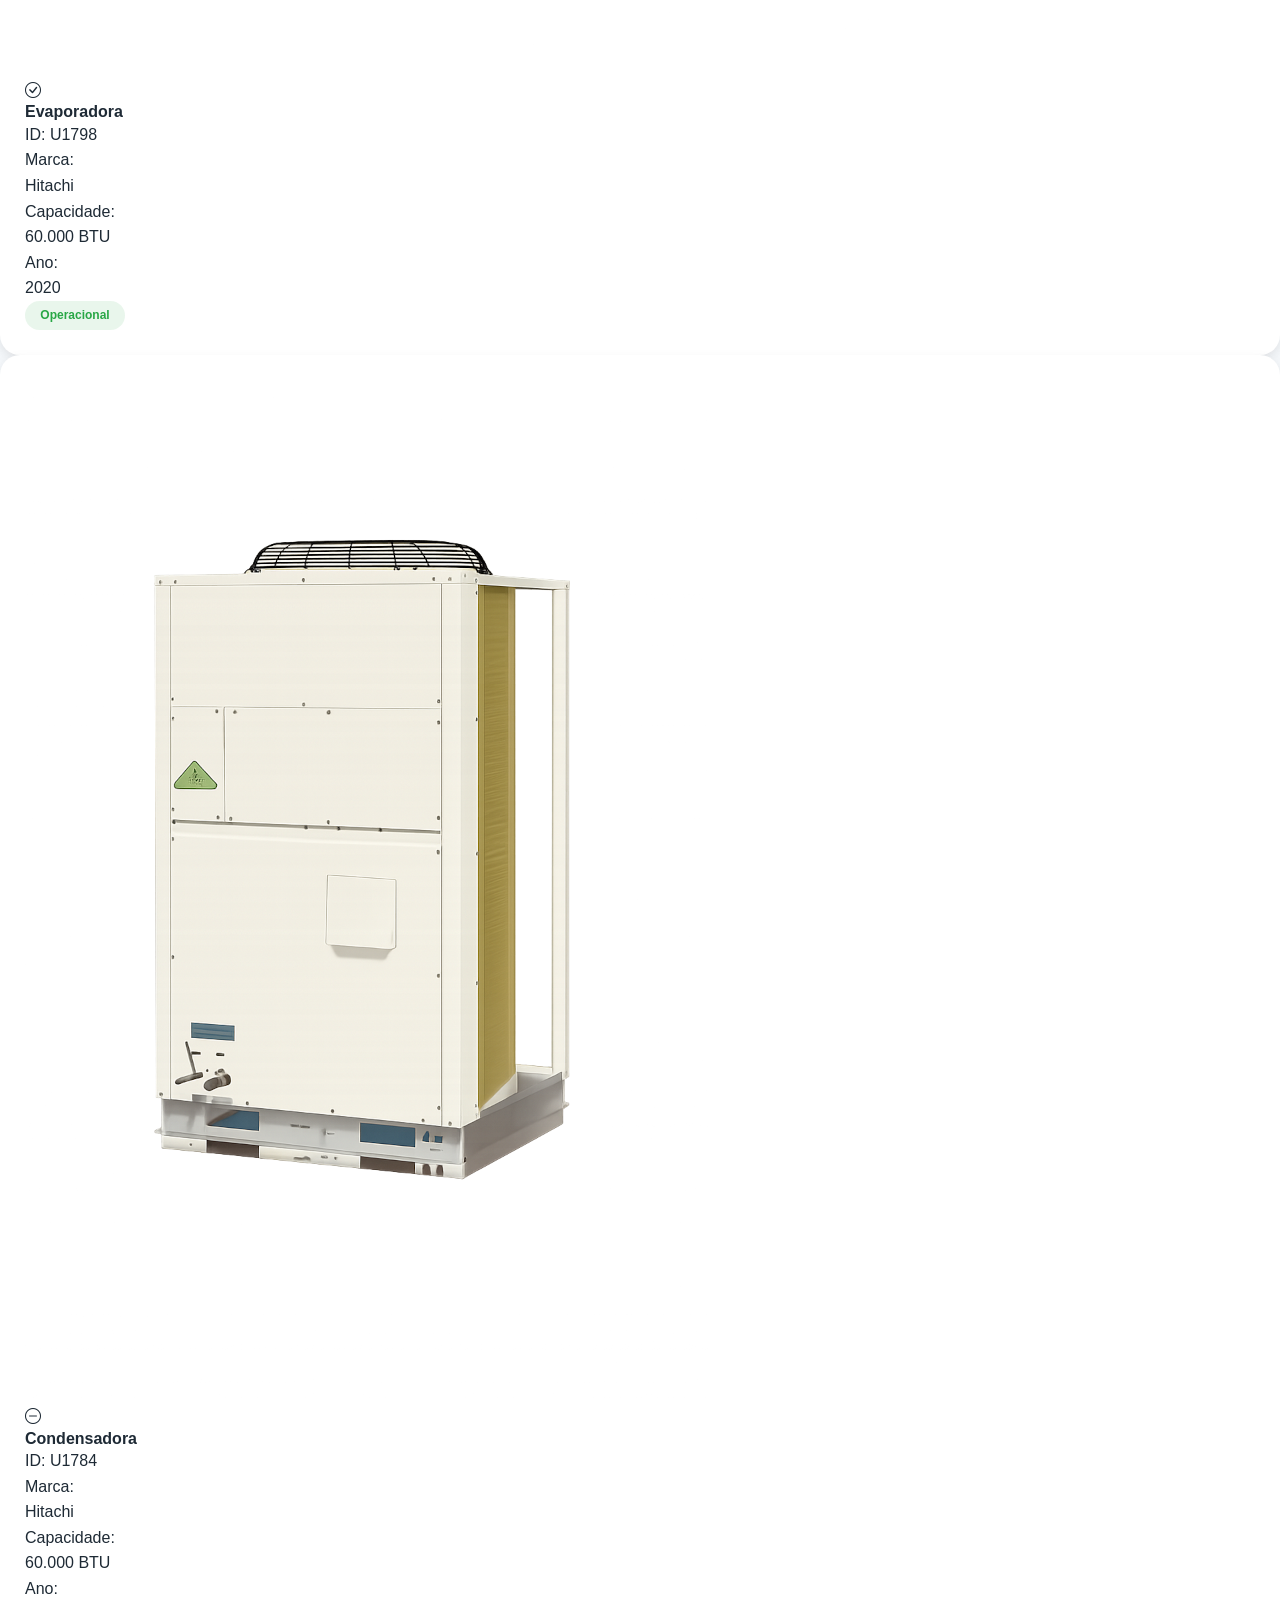
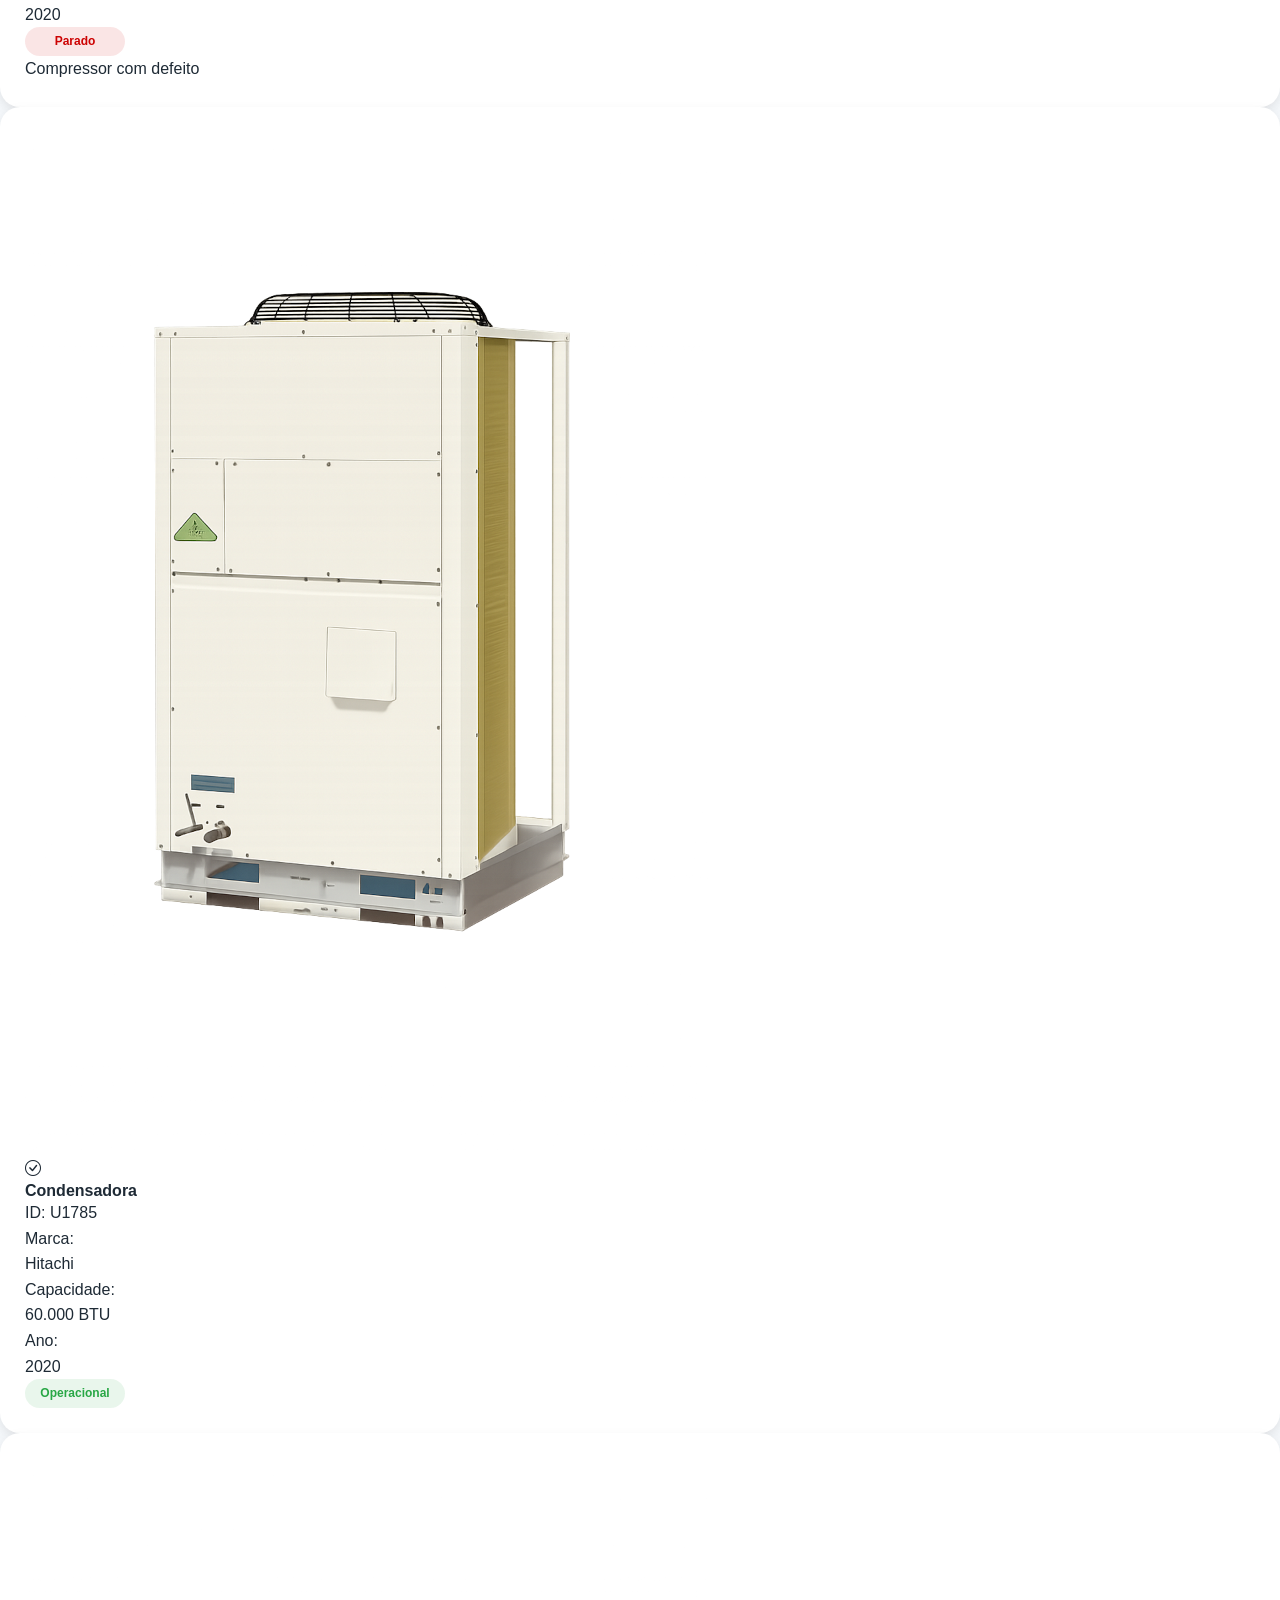
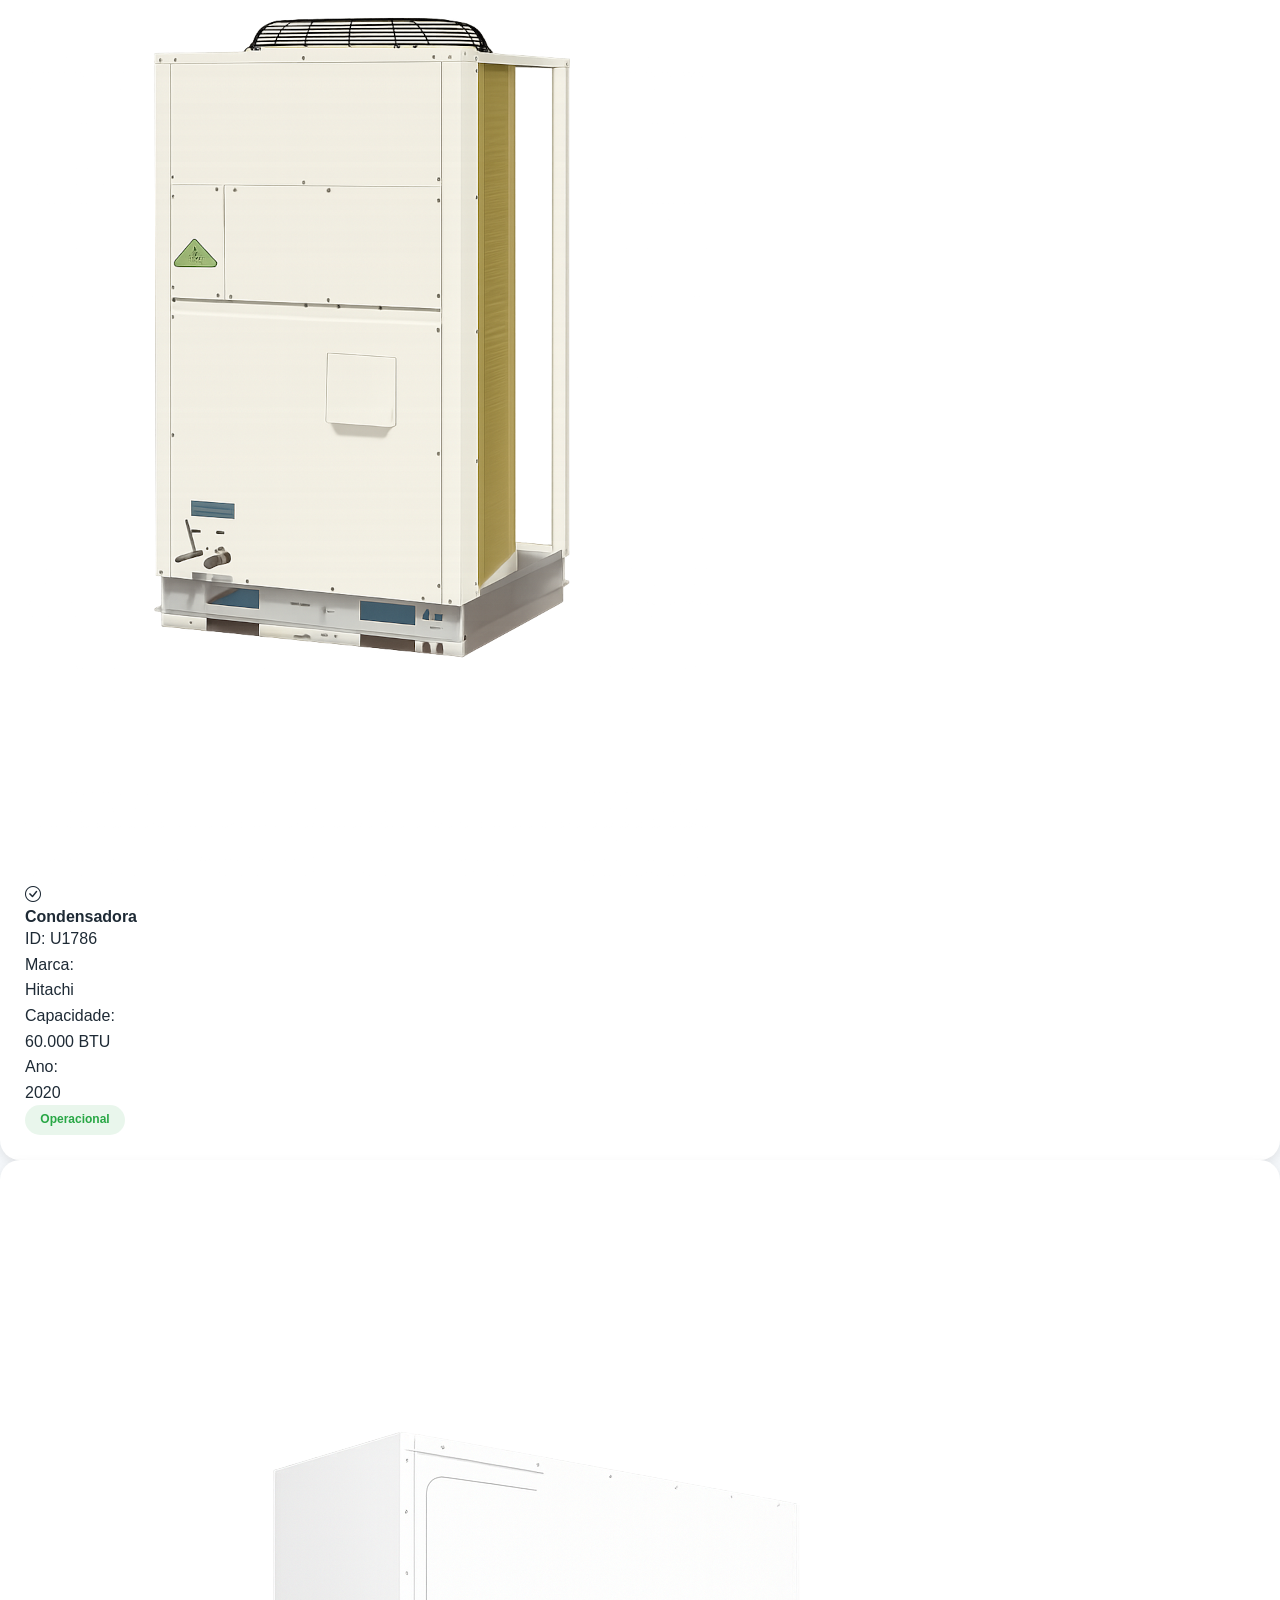
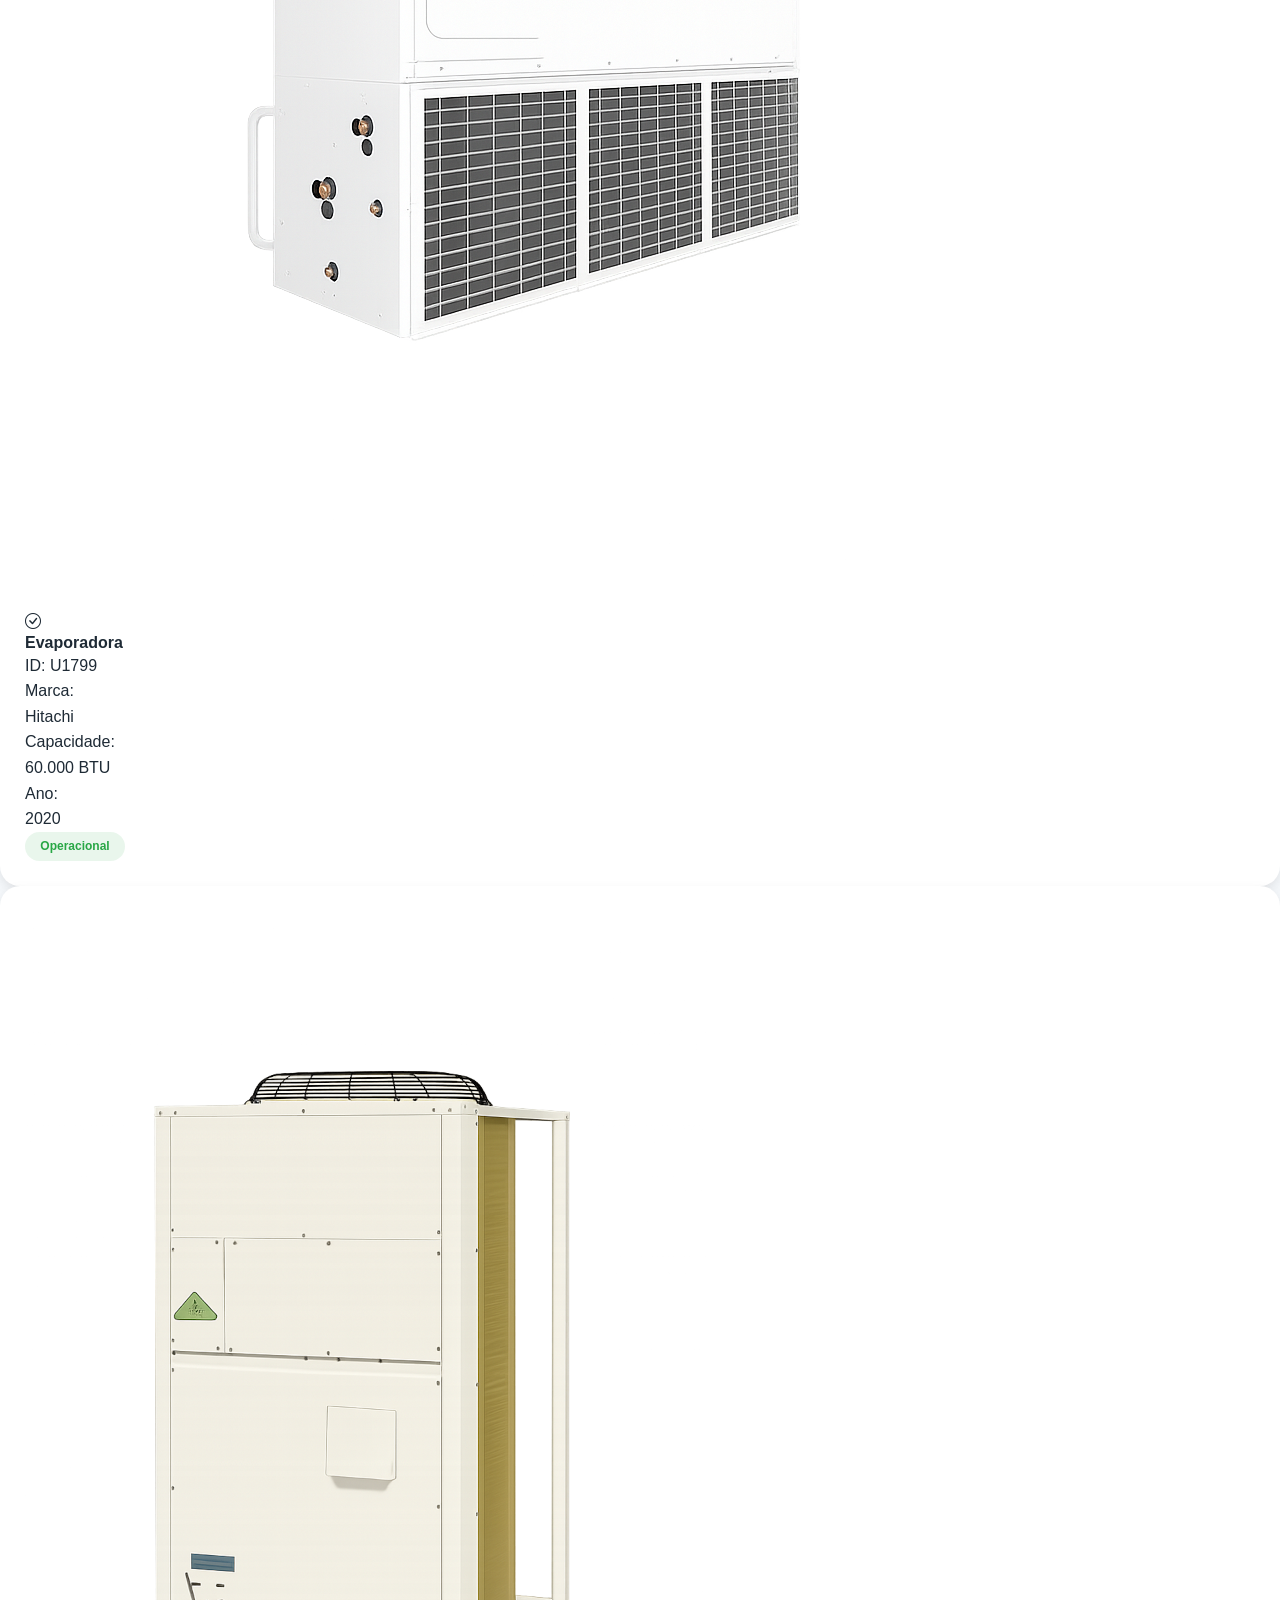
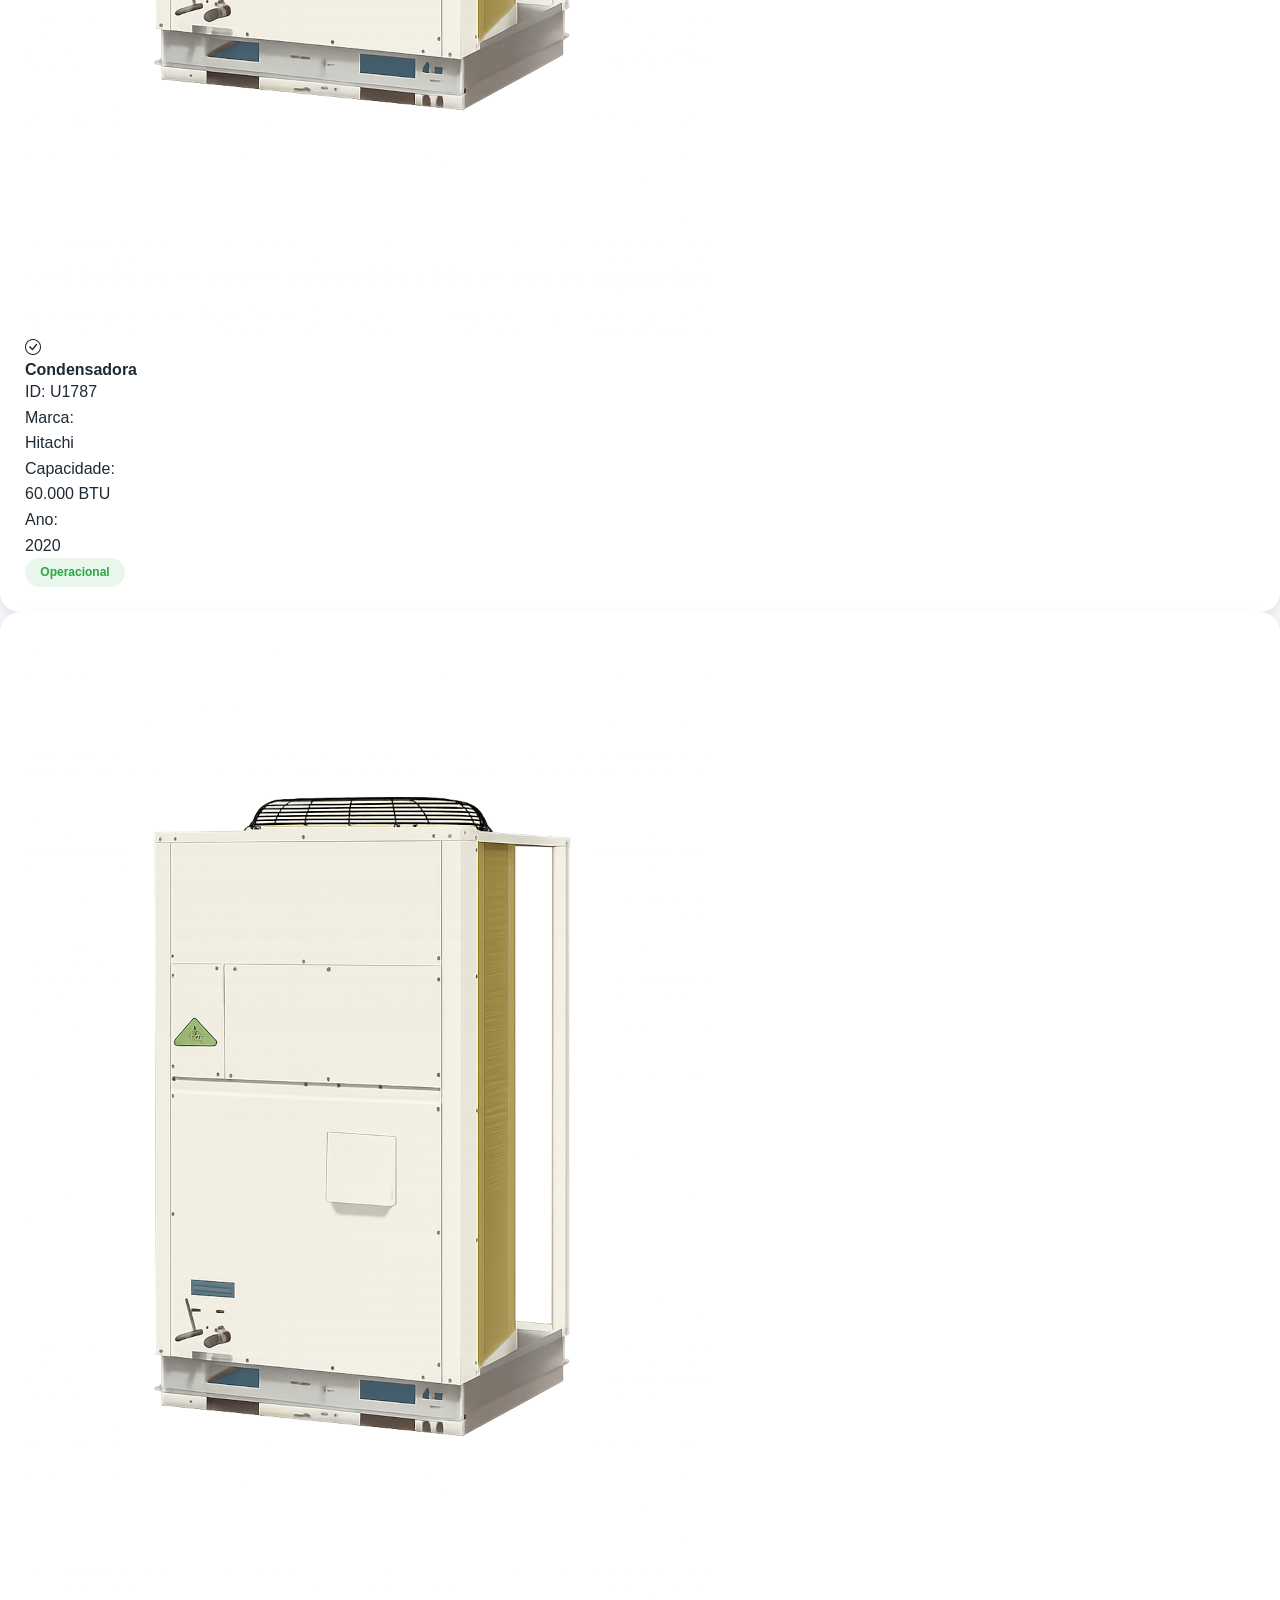
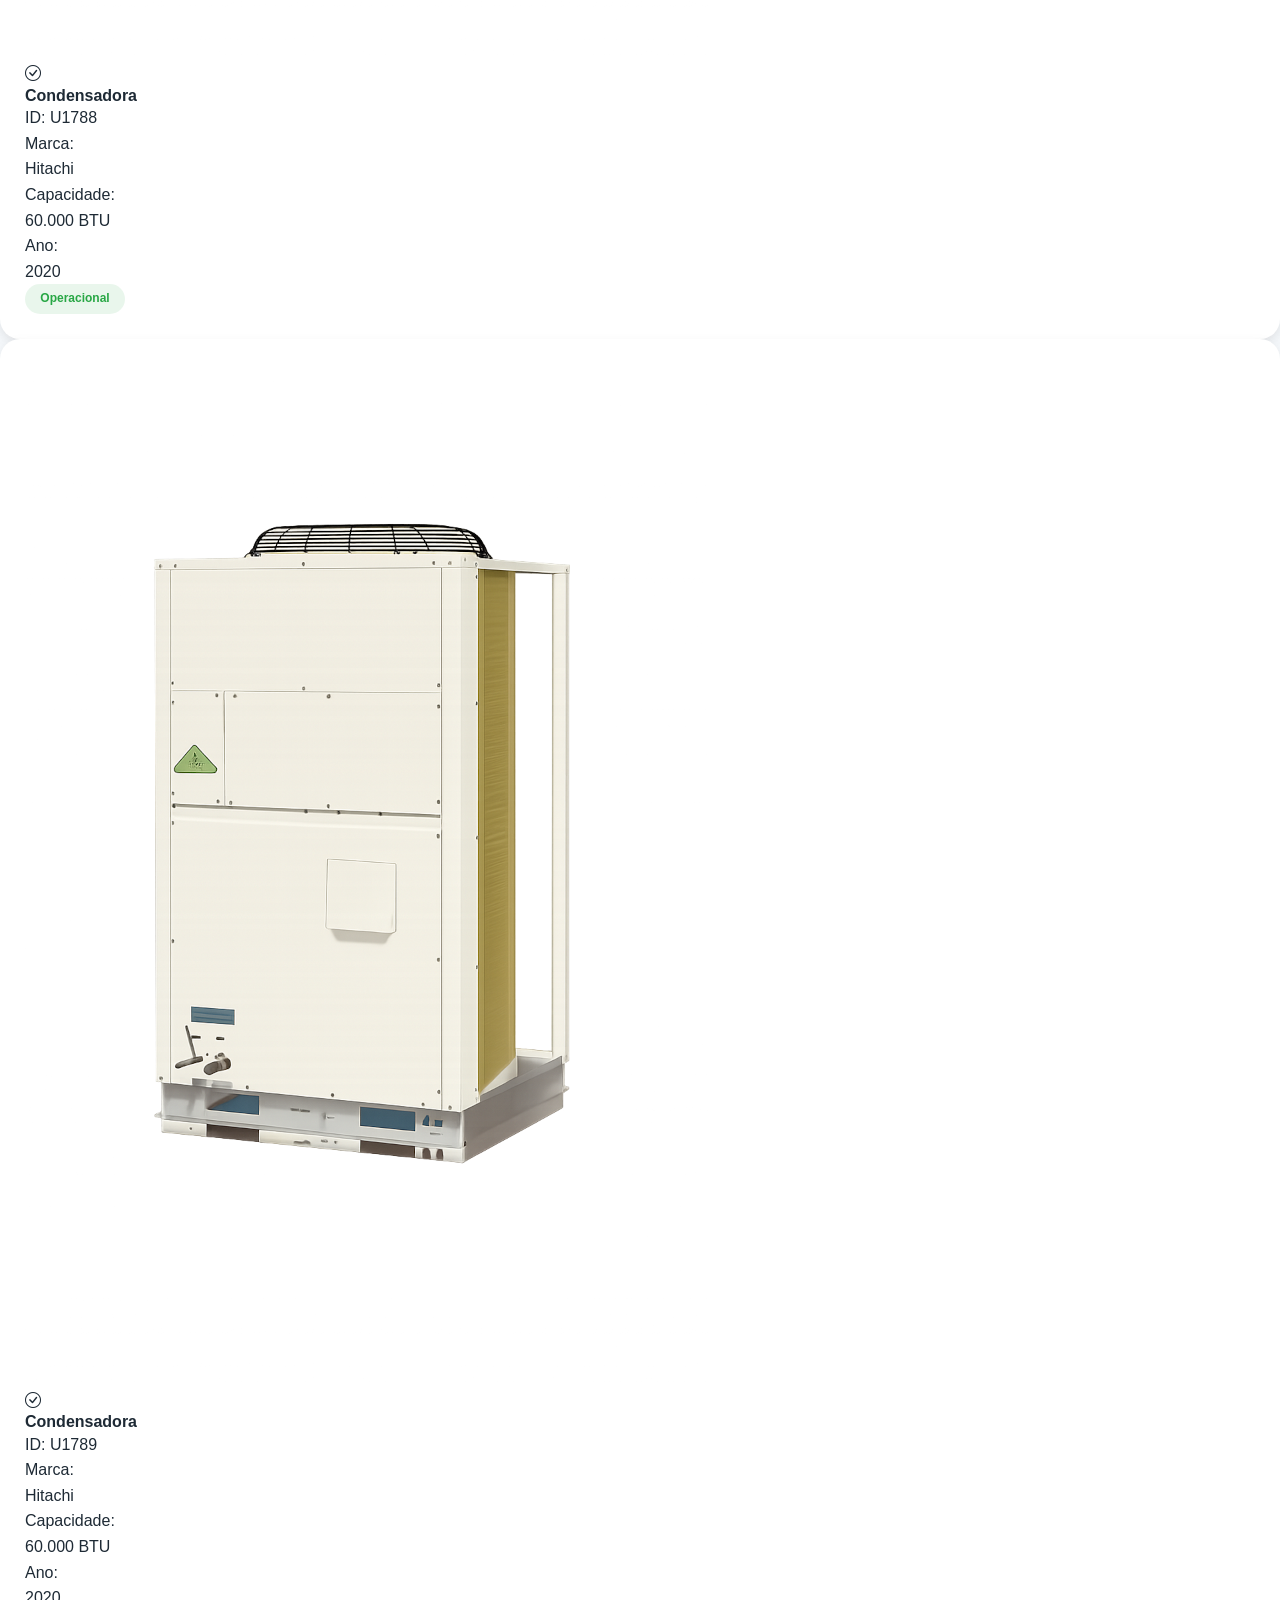
<file: pag-equip-290.html>
<!DOCTYPE html>
<html lang="pt-br">
<head>
    <meta charset="UTF-8">
    <meta name="viewport" content="width=device-width, initial-scale=1.0">
    <title>Equipamentos Loja 290</title>
    <link rel="stylesheet" href="css/style.css">
    <link rel="stylesheet" href="https://cdn.jsdelivr.net/npm/bootstrap-icons@1.11.3/font/bootstrap-icons.css">
</head>
<body>
    <div class="container">
        <div class="area-conteudo">
            <div class="conteudo-1">
                <div>
                    <a href="pagina-lojas.html" class="btn">
                        <i class="bi bi-arrow-left"></i> Voltar
                    </a>
                </div>
                <div class="monitoramento">
                    <h3>Status dos Equipamentos</h3>
                    <p>Monitoramento dos equipamentos</p>
                </div>
            </div>
            <div class="conteudo-2">
                <div class="circuito"> <!-- Circuito 1 -->
                    <div class="card-equip"><!-- Evaporadora -->
                        <div class="cx-img-evap">
                            <img src="imagens/evap-001.png" alt="" class="img-evap">
                        </div>
                        <i class="bi bi-check-circle icone icone-ok"></i>
                        <!-- <i class="bi bi-exclamation-circle icone icone-alerta"></i> -->
                        <!-- <i class="bi bi-wrench icone icone-manutencao"></i> -->
                        <!-- <i class="bi-dash-circle icone icone-parado"></i> -->
                        <div class="ident">
                            <h4>Evaporadora</h4>
                            <p>ID: U1797</p>
                        </div>
                        <div class="marca">
                            <p>Marca:</p>
                            <p>Hitachi</p>
                        </div>
                        <div class="btu">
                            <p>Capacidade:</p>
                            <p>60.000 BTU</p>
                        </div>
                        <div class="ano">
                            <p>Ano:</p>
                            <p>2020</p>
                        </div>
                        <p class="operacional">Operacional</p>
                        <!-- <p class="alerta">Atenção</p> -->
                        <!-- <p class="manutencao">Manutenção</p> -->
                        <!-- <p class="parado">Parado</p> -->
                    </div>
                    <div class="card-equip"><!-- COND 1 -->
                        <div class="cx-img-cond">
                            <img src="imagens/cond-005.png" alt="" class="img-cond">
                        </div>
                        <i class="bi bi-check-circle icone icone-ok"></i>
                        <!-- <i class="bi bi-exclamation-circle icone icone-alerta"></i> -->
                        <!-- <i class="bi bi-wrench icone icone-manutencao"></i> -->
                         <!-- <i class="bi-dash-circle icone icone-parado"></i> -->
                        <div class="ident">
                            <h4>Condensadora</h4>
                            <p>ID: U1782</p>
                        </div>
                        <div class="marca">
                            <p>Marca:</p>
                            <p>Hitachi</p>
                        </div>
                        <div class="btu">
                            <p>Capacidade:</p>
                            <p>60.000 BTU</p>
                        </div>
                        <div class="ano">
                            <p>Ano:</p>
                            <p>2020</p>
                        </div>
                        <p class="operacional">Operacional</p>
                        <!-- <p class="alerta">Atenção</p> -->
                        <!--<p class="manutencao">Manutenção</p>-->
                        <!-- <p class="parado">Parado</p> -->
                    </div>
                    <div class="card-equip"><!-- COND 2 -->
                        <div class="cx-img-cond">
                            <img src="imagens/cond-005.png" alt="" class="img-cond">
                        </div>
                        <i class="bi bi-check-circle icone icone-ok"></i>
                        <!-- <i class="bi bi-exclamation-circle icone icone-alerta"></i> -->
                        <!--<i class="bi bi-wrench icone icone-manutencao"></i> -->
                        <!-- <i class="bi-dash-circle icone icone-parado"></i> -->
                        <div class="ident">
                            <h4>Condensadora</h4>
                            <p>ID: U1783</p>
                        </div>
                        <div class="marca">
                            <p>Marca:</p>
                            <p>Hitachi</p>
                        </div>
                        <div class="btu">
                            <p>Capacidade:</p>
                            <p>60.000 BTU</p>
                        </div>
                        <div class="ano">
                            <p>Ano:</p>
                            <p>2020</p>
                        </div>
                        <p class="operacional">Operacional</p>
                        <!-- <p class="alerta">Atenção</p> -->
                        <!--<p class="manutencao">Manutenção</p>-->
                        <!-- <p class="parado">Parado</p> -->
                    </div>
                    <div class="card-equip"><!-- COND 3 -->
                        <div class="cx-img-cond">
                            <img src="imagens/cond-005.png" alt="" class="img-cond">
                        </div>
                        <i class="bi bi-check-circle icone icone-ok"></i>
                        <!-- <i class="bi bi-exclamation-circle icone icone-alerta"></i> -->
                        <!--<i class="bi bi-wrench icone icone-manutencao"></i> -->
                        <!-- <i class="bi-dash-circle icone icone-parado"></i> -->
                        <div class="ident">
                            <h4>Condensadora</h4>
                            <p>ID: U1781</p>
                        </div>
                        <div class="marca">
                            <p>Marca:</p>
                            <p>Hitachi</p>
                        </div>
                        <div class="btu">
                            <p>Capacidade:</p>
                            <p>60.000 BTU</p>
                        </div>
                        <div class="ano">
                            <p>Ano:</p>
                            <p>2020</p>
                        </div>
                        <p class="operacional">Operacional</p>
                        <!-- <p class="alerta">Atenção</p> -->
                        <!--<p class="manutencao">Manutenção</p>-->
                        <!-- <p class="parado">Parado</p> -->
                    </div>
                </div>
                <div class="circuito"> <!-- Circuito 2 -->
                    <div class="card-equip"><!-- Evaporadora -->
                        <div class="cx-img-evap">
                            <img src="imagens/evap-001.png" alt="" class="img-evap">
                        </div>
                        <i class="bi bi-check-circle icone icone-ok"></i>
                        <!-- <i class="bi bi-exclamation-circle icone icone-alerta"></i> -->
                        <!-- <i class="bi bi-wrench icone icone-manutencao"></i> -->
                        <!-- <i class="bi-dash-circle icone icone-parado"></i> -->
                        <div class="ident">
                            <h4>Evaporadora</h4>
                            <p>ID: U1798</p>
                        </div>
                        <div class="marca">
                            <p>Marca:</p>
                            <p>Hitachi</p>
                        </div>
                        <div class="btu">
                            <p>Capacidade:</p>
                            <p>60.000 BTU</p>
                        </div>
                        <div class="ano">
                            <p>Ano:</p>
                            <p>2020</p>
                        </div>
                        <p class="operacional">Operacional</p>
                        <!-- <p class="alerta">Atenção</p> -->
                        <!-- <p class="manutencao">Manutenção</p> -->
                        <!-- <p class="parado">Parado</p> -->
                    </div>
                    <div class="card-equip"><!-- COND 1 -->
                        <div class="cx-img-cond">
                            <img src="imagens/cond-005.png" alt="" class="img-cond">
                        </div>
                        <!-- <i class="bi bi-check-circle icone icone-ok"></i> -->
                        <!-- <i class="bi bi-exclamation-circle icone icone-alerta"></i> -->
                        <!-- <i class="bi bi-wrench icone icone-manutencao"></i> -->
                         <i class="bi-dash-circle icone icone-parado"></i>
                        <div class="ident">
                            <h4>Condensadora</h4>
                            <p>ID: U1784</p>
                        </div>
                        <div class="marca">
                            <p>Marca:</p>
                            <p>Hitachi</p>
                        </div>
                        <div class="btu">
                            <p>Capacidade:</p>
                            <p>60.000 BTU</p>
                        </div>
                        <div class="ano">
                            <p>Ano:</p>
                            <p>2020</p>
                        </div>
                        <!-- <p class="operacional">Operacional</p> -->
                        <!-- <p class="alerta">Atenção</p> -->
                        <!--<p class="manutencao">Manutenção</p>-->
                        <p class="parado">Parado</p>
                        <div class="info">
                            <p>Compressor com defeito</p>
                        </div>
                    </div>
                    <div class="card-equip"><!-- COND 2 -->
                        <div class="cx-img-cond">
                            <img src="imagens/cond-005.png" alt="" class="img-cond">
                        </div>
                        <i class="bi bi-check-circle icone icone-ok"></i>
                        <!-- <i class="bi bi-exclamation-circle icone icone-alerta"></i> -->
                        <!--<i class="bi bi-wrench icone icone-manutencao"></i> -->
                        <!-- <i class="bi-dash-circle icone icone-parado"></i> -->
                        <div class="ident">
                            <h4>Condensadora</h4>
                            <p>ID: U1785</p>
                        </div>
                        <div class="marca">
                            <p>Marca:</p>
                            <p>Hitachi</p>
                        </div>
                        <div class="btu">
                            <p>Capacidade:</p>
                            <p>60.000 BTU</p>
                        </div>
                        <div class="ano">
                            <p>Ano:</p>
                            <p>2020</p>
                        </div>
                        <p class="operacional">Operacional</p>
                        <!-- <p class="alerta">Atenção</p> -->
                        <!--<p class="manutencao">Manutenção</p>-->
                        <!-- <p class="parado">Parado</p> -->
                    </div>
                    <div class="card-equip"><!-- COND 3 -->
                        <div class="cx-img-cond">
                            <img src="imagens/cond-005.png" alt="" class="img-cond">
                        </div>
                        <i class="bi bi-check-circle icone icone-ok"></i>
                        <!-- <i class="bi bi-exclamation-circle icone icone-alerta"></i> -->
                        <!--<i class="bi bi-wrench icone icone-manutencao"></i> -->
                        <!-- <i class="bi-dash-circle icone icone-parado"></i> -->
                        <div class="ident">
                            <h4>Condensadora</h4>
                            <p>ID: U1786</p>
                        </div>
                        <div class="marca">
                            <p>Marca:</p>
                            <p>Hitachi</p>
                        </div>
                        <div class="btu">
                            <p>Capacidade:</p>
                            <p>60.000 BTU</p>
                        </div>
                        <div class="ano">
                            <p>Ano:</p>
                            <p>2020</p>
                        </div>
                        <p class="operacional">Operacional</p>
                        <!-- <p class="alerta">Atenção</p> -->
                        <!--<p class="manutencao">Manutenção</p>-->
                        <!-- <p class="parado">Parado</p> -->
                    </div>
                </div>
                <div class="circuito"> <!-- Circuito 3 -->
                    <div class="card-equip"><!-- Evaporadora -->
                        <div class="cx-img-evap">
                            <img src="imagens/evap-001.png" alt="" class="img-evap">
                        </div>
                        <i class="bi bi-check-circle icone icone-ok"></i>
                        <!-- <i class="bi bi-exclamation-circle icone icone-alerta"></i> -->
                        <!-- <i class="bi bi-wrench icone icone-manutencao"></i> -->
                        <!-- <i class="bi-dash-circle icone icone-parado"></i> -->
                        <div class="ident">
                            <h4>Evaporadora</h4>
                            <p>ID: U1799</p>
                        </div>
                        <div class="marca">
                            <p>Marca:</p>
                            <p>Hitachi</p>
                        </div>
                        <div class="btu">
                            <p>Capacidade:</p>
                            <p>60.000 BTU</p>
                        </div>
                        <div class="ano">
                            <p>Ano:</p>
                            <p>2020</p>
                        </div>
                        <p class="operacional">Operacional</p>
                        <!-- <p class="alerta">Atenção</p> -->
                        <!-- <p class="manutencao">Manutenção</p> -->
                        <!-- <p class="parado">Parado</p> -->
                    </div>
                    <div class="card-equip"><!-- COND 1 -->
                        <div class="cx-img-cond">
                            <img src="imagens/cond-005.png" alt="" class="img-cond">
                        </div>
                        <i class="bi bi-check-circle icone icone-ok"></i>
                        <!-- <i class="bi bi-exclamation-circle icone icone-alerta"></i> -->
                        <!-- <i class="bi bi-wrench icone icone-manutencao"></i> -->
                         <!-- <i class="bi-dash-circle icone icone-parado"></i> -->
                        <div class="ident">
                            <h4>Condensadora</h4>
                            <p>ID: U1787</p>
                        </div>
                        <div class="marca">
                            <p>Marca:</p>
                            <p>Hitachi</p>
                        </div>
                        <div class="btu">
                            <p>Capacidade:</p>
                            <p>60.000 BTU</p>
                        </div>
                        <div class="ano">
                            <p>Ano:</p>
                            <p>2020</p>
                        </div>
                        <p class="operacional">Operacional</p>
                        <!-- <p class="alerta">Atenção</p> -->
                        <!--<p class="manutencao">Manutenção</p>-->
                        <!-- <p class="parado">Parado</p> -->
                    </div>
                    <div class="card-equip"><!-- COND 2 -->
                        <div class="cx-img-cond">
                            <img src="imagens/cond-005.png" alt="" class="img-cond">
                        </div>
                        <i class="bi bi-check-circle icone icone-ok"></i>
                        <!-- <i class="bi bi-exclamation-circle icone icone-alerta"></i> -->
                        <!--<i class="bi bi-wrench icone icone-manutencao"></i> -->
                        <!-- <i class="bi-dash-circle icone icone-parado"></i> -->
                        <div class="ident">
                            <h4>Condensadora</h4>
                            <p>ID: U1788</p>
                        </div>
                        <div class="marca">
                            <p>Marca:</p>
                            <p>Hitachi</p>
                        </div>
                        <div class="btu">
                            <p>Capacidade:</p>
                            <p>60.000 BTU</p>
                        </div>
                        <div class="ano">
                            <p>Ano:</p>
                            <p>2020</p>
                        </div>
                        <p class="operacional">Operacional</p>
                        <!-- <p class="alerta">Atenção</p> -->
                        <!--<p class="manutencao">Manutenção</p>-->
                        <!-- <p class="parado">Parado</p> -->
                    </div>
                    <div class="card-equip"><!-- COND 3 -->
                    <div class="cx-img-cond">
                        <img src="imagens/cond-005.png" alt="" class="img-cond">
                    </div>
                        <i class="bi bi-check-circle icone icone-ok"></i>
                        <!-- <i class="bi bi-exclamation-circle icone icone-alerta"></i> -->
                        <!--<i class="bi bi-wrench icone icone-manutencao"></i> -->
                        <!-- <i class="bi-dash-circle icone icone-parado"></i> -->
                        <div class="ident">
                            <h4>Condensadora</h4>
                            <p>ID: U1789</p>
                        </div>
                        <div class="marca">
                            <p>Marca:</p>
                            <p>Hitachi</p>
                        </div>
                        <div class="btu">
                            <p>Capacidade:</p>
                            <p>60.000 BTU</p>
                        </div>
                        <div class="ano">
                            <p>Ano:</p>
                            <p>2020</p>
                        </div>
                        <p class="operacional">Operacional</p>
                        <!-- <p class="alerta">Atenção</p> -->
                        <!--<p class="manutencao">Manutenção</p>-->
                        <!-- <p class="parado">Parado</p> -->
                    </div>
                </div>
                <div class="circuito"> <!-- Circuito 4 -->
                    <div class="card-equip"><!-- Evaporadora -->
                        <div class="cx-img-evap">
                            <img src="imagens/evap-001.png" alt="" class="img-evap">
                        </div>
                        <i class="bi bi-check-circle icone icone-ok"></i>
                        <!-- <i class="bi bi-exclamation-circle icone icone-alerta"></i> -->
                        <!-- <i class="bi bi-wrench icone icone-manutencao"></i> -->
                        <!-- <i class="bi-dash-circle icone icone-parado"></i> -->
                        <div class="ident">
                            <h4>Evaporadora</h4>
                            <p>ID: U1800</p>
                        </div>
                        <div class="marca">
                            <p>Marca:</p>
                            <p>Hitachi</p>
                        </div>
                        <div class="btu">
                            <p>Capacidade:</p>
                            <p>60.000 BTU</p>
                        </div>
                        <div class="ano">
                            <p>Ano:</p>
                            <p>2020</p>
                        </div>
                        <p class="operacional">Operacional</p>
                        <!-- <p class="alerta">Atenção</p> -->
                        <!-- <p class="manutencao">Manutenção</p> -->
                        <!-- <p class="parado">Parado</p> -->
                    </div>
                    <div class="card-equip"><!-- COND 1 -->
                        <div class="cx-img-cond">
                            <img src="imagens/cond-005.png" alt="" class="img-cond">
                        </div>
                        <i class="bi bi-check-circle icone icone-ok"></i>
                        <!-- <i class="bi bi-exclamation-circle icone icone-alerta"></i> -->
                        <!-- <i class="bi bi-wrench icone icone-manutencao"></i> -->
                         <!-- <i class="bi-dash-circle icone icone-parado"></i> -->
                        <div class="ident">
                            <h4>Condensadora</h4>
                            <p>ID: U1790</p>
                        </div>
                        <div class="marca">
                            <p>Marca:</p>
                            <p>Hitachi</p>
                        </div>
                        <div class="btu">
                            <p>Capacidade:</p>
                            <p>60.000 BTU</p>
                        </div>
                        <div class="ano">
                            <p>Ano:</p>
                            <p>2020</p>
                        </div>
                        <p class="operacional">Operacional</p>
                        <!-- <p class="alerta">Atenção</p> -->
                        <!--<p class="manutencao">Manutenção</p>-->
                        <!-- <p class="parado">Parado</p> -->
                    </div>
                    <div class="card-equip"><!-- COND 2 -->
                        <div class="cx-img-cond">
                            <img src="imagens/cond-005.png" alt="" class="img-cond">
                        </div>
                        <i class="bi bi-check-circle icone icone-ok"></i>
                        <!-- <i class="bi bi-exclamation-circle icone icone-alerta"></i> -->
                        <!--<i class="bi bi-wrench icone icone-manutencao"></i> -->
                        <!-- <i class="bi-dash-circle icone icone-parado"></i> -->
                        <div class="ident">
                            <h4>Condensadora</h4>
                            <p>ID: U1791</p>
                        </div>
                        <div class="marca">
                            <p>Marca:</p>
                            <p>Hitachi</p>
                        </div>
                        <div class="btu">
                            <p>Capacidade:</p>
                            <p>60.000 BTU</p>
                        </div>
                        <div class="ano">
                            <p>Ano:</p>
                            <p>2020</p>
                        </div>
                        <p class="operacional">Operacional</p>
                        <!-- <p class="alerta">Atenção</p> -->
                        <!--<p class="manutencao">Manutenção</p>-->
                        <!-- <p class="parado">Parado</p> -->
                    </div>
                    <div class="card-equip"><!-- COND 3 -->
                    <div class="cx-img-cond">
                        <img src="imagens/cond-005.png" alt="" class="img-cond">
                    </div>
                        <i class="bi bi-check-circle icone icone-ok"></i>
                        <!-- <i class="bi bi-exclamation-circle icone icone-alerta"></i> -->
                        <!--<i class="bi bi-wrench icone icone-manutencao"></i> -->
                        <!-- <i class="bi-dash-circle icone icone-parado"></i> -->
                        <div class="ident">
                            <h4>Condensadora</h4>
                            <p>ID: U1792</p>
                        </div>
                        <div class="marca">
                            <p>Marca:</p>
                            <p>Hitachi</p>
                        </div>
                        <div class="btu">
                            <p>Capacidade:</p>
                            <p>60.000 BTU</p>
                        </div>
                        <div class="ano">
                            <p>Ano:</p>
                            <p>2020</p>
                        </div>
                        <p class="operacional">Operacional</p>
                        <!-- <p class="alerta">Atenção</p> -->
                        <!--<p class="manutencao">Manutenção</p>-->
                        <!-- <p class="parado">Parado</p> -->
                    </div>
                </div>
                <div class="circuito"> <!-- Circuito 5 -->
                    <div class="card-equip"><!-- Evaporadora -->
                        <div class="cx-img-evap">
                            <img src="imagens/evap-001.png" alt="" class="img-evap">
                        </div>
                        <i class="bi bi-check-circle icone icone-ok"></i>
                        <!-- <i class="bi bi-exclamation-circle icone icone-alerta"></i> -->
                        <!-- <i class="bi bi-wrench icone icone-manutencao"></i> -->
                        <!-- <i class="bi-dash-circle icone icone-parado"></i> -->
                        <div class="ident">
                            <h4>Evaporadora</h4>
                            <p>ID: U1801</p>
                        </div>
                        <div class="marca">
                            <p>Marca:</p>
                            <p>Hitachi</p>
                        </div>
                        <div class="btu">
                            <p>Capacidade:</p>
                            <p>60.000 BTU</p>
                        </div>
                        <div class="ano">
                            <p>Ano:</p>
                            <p>2020</p>
                        </div>
                        <p class="operacional">Operacional</p>
                        <!-- <p class="alerta">Atenção</p> -->
                        <!-- <p class="manutencao">Manutenção</p> -->
                        <!-- <p class="parado">Parado</p> -->
                    </div>
                    <div class="card-equip"><!-- COND 1 -->
                        <div class="cx-img-cond">
                            <img src="imagens/cond-005.png" alt="" class="img-cond">
                        </div>
                        <!-- <i class="bi bi-check-circle icone icone-ok"></i> -->
                        <i class="bi bi-exclamation-circle icone icone-alerta"></i>
                        <!-- <i class="bi bi-wrench icone icone-manutencao"></i> -->
                         <!-- <i class="bi-dash-circle icone icone-parado"></i> -->
                        <div class="ident">
                            <h4>Condensadora</h4>
                            <p>ID: U1793</p>
                        </div>
                        <div class="marca">
                            <p>Marca:</p>
                            <p>Hitachi</p>
                        </div>
                        <div class="btu">
                            <p>Capacidade:</p>
                            <p>60.000 BTU</p>
                        </div>
                        <div class="ano">
                            <p>Ano:</p>
                            <p>2020</p>
                        </div>
                        <!-- <p class="operacional">Operacional</p> -->
                        <p class="alerta">Atenção</p>
                        <!--<p class="manutencao">Manutenção</p>-->
                        <!-- <p class="parado">Parado</p> -->
                         <div class="info">
                            <p>Cond com vazamento</p>
                         </div>
                    </div>
                    <div class="card-equip"><!-- COND 2 -->
                        <div class="cx-img-cond">
                            <img src="imagens/cond-005.png" alt="" class="img-cond">
                        </div>
                        <i class="bi bi-check-circle icone icone-ok"></i>
                        <!-- <i class="bi bi-exclamation-circle icone icone-alerta"></i> -->
                        <!--<i class="bi bi-wrench icone icone-manutencao"></i> -->
                        <!-- <i class="bi-dash-circle icone icone-parado"></i> -->
                        <div class="ident">
                            <h4>Condensadora</h4>
                            <p>ID: U1794</p>
                        </div>
                        <div class="marca">
                            <p>Marca:</p>
                            <p>Hitachi</p>
                        </div>
                        <div class="btu">
                            <p>Capacidade:</p>
                            <p>60.000 BTU</p>
                        </div>
                        <div class="ano">
                            <p>Ano:</p>
                            <p>2020</p>
                        </div>
                        <p class="operacional">Operacional</p>
                        <!-- <p class="alerta">Atenção</p> -->
                        <!--<p class="manutencao">Manutenção</p>-->
                        <!-- <p class="parado">Parado</p> -->
                    </div>
                    <div class="card-equip"><!-- COND 3 -->
                    <div class="cx-img-cond">
                        <img src="imagens/cond-005.png" alt="" class="img-cond">
                    </div>
                        <i class="bi bi-check-circle icone icone-ok"></i>
                        <!-- <i class="bi bi-exclamation-circle icone icone-alerta"></i> -->
                        <!--<i class="bi bi-wrench icone icone-manutencao"></i> -->
                        <!-- <i class="bi-dash-circle icone icone-parado"></i> -->
                        <div class="ident">
                            <h4>Condensadora</h4>
                            <p>ID: U1795</p>
                        </div>
                        <div class="marca">
                            <p>Marca:</p>
                            <p>Hitachi</p>
                        </div>
                        <div class="btu">
                            <p>Capacidade:</p>
                            <p>60.000 BTU</p>
                        </div>
                        <div class="ano">
                            <p>Ano:</p>
                            <p>2020</p>
                        </div>
                        <p class="operacional">Operacional</p>
                        <!-- <p class="alerta">Atenção</p> -->
                        <!--<p class="manutencao">Manutenção</p>-->
                        <!-- <p class="parado">Parado</p> -->
                    </div>
                </div>
            </div>
        </div>
    </div>
</body>
</html>
</file>
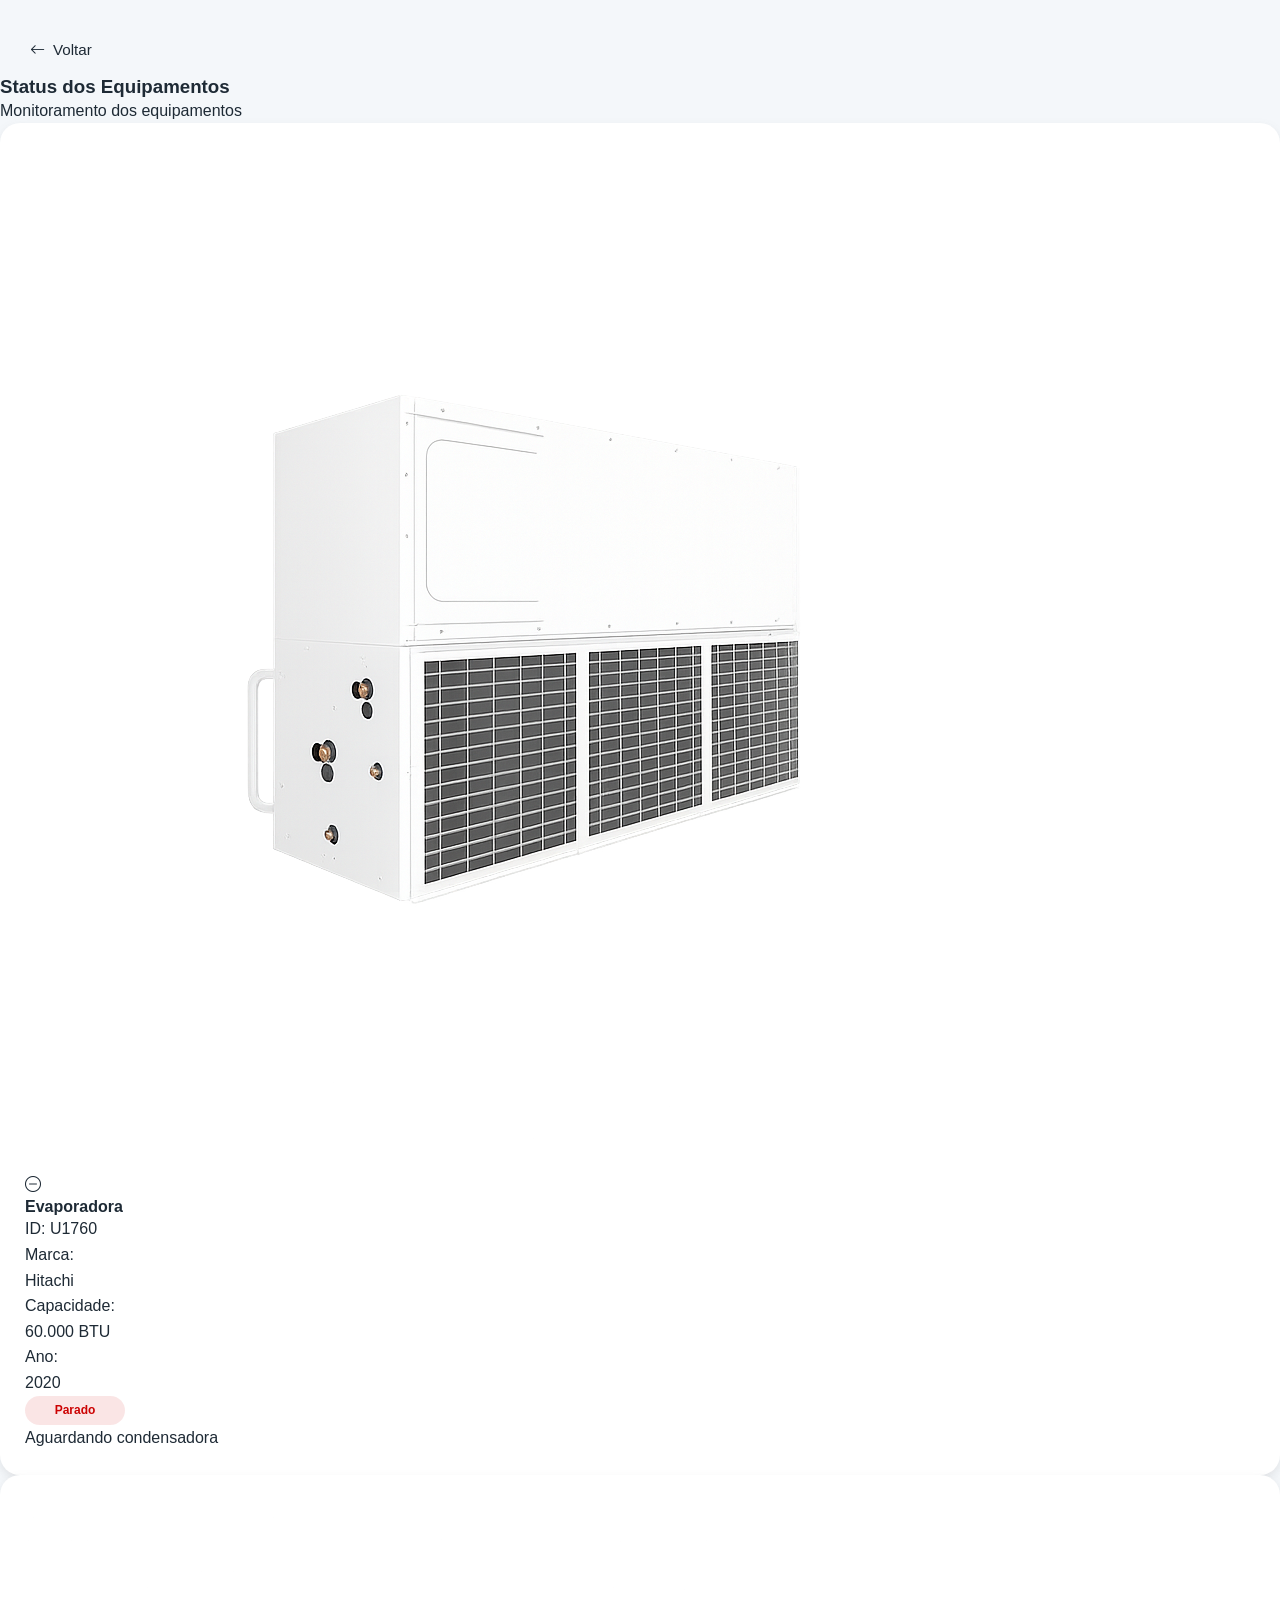
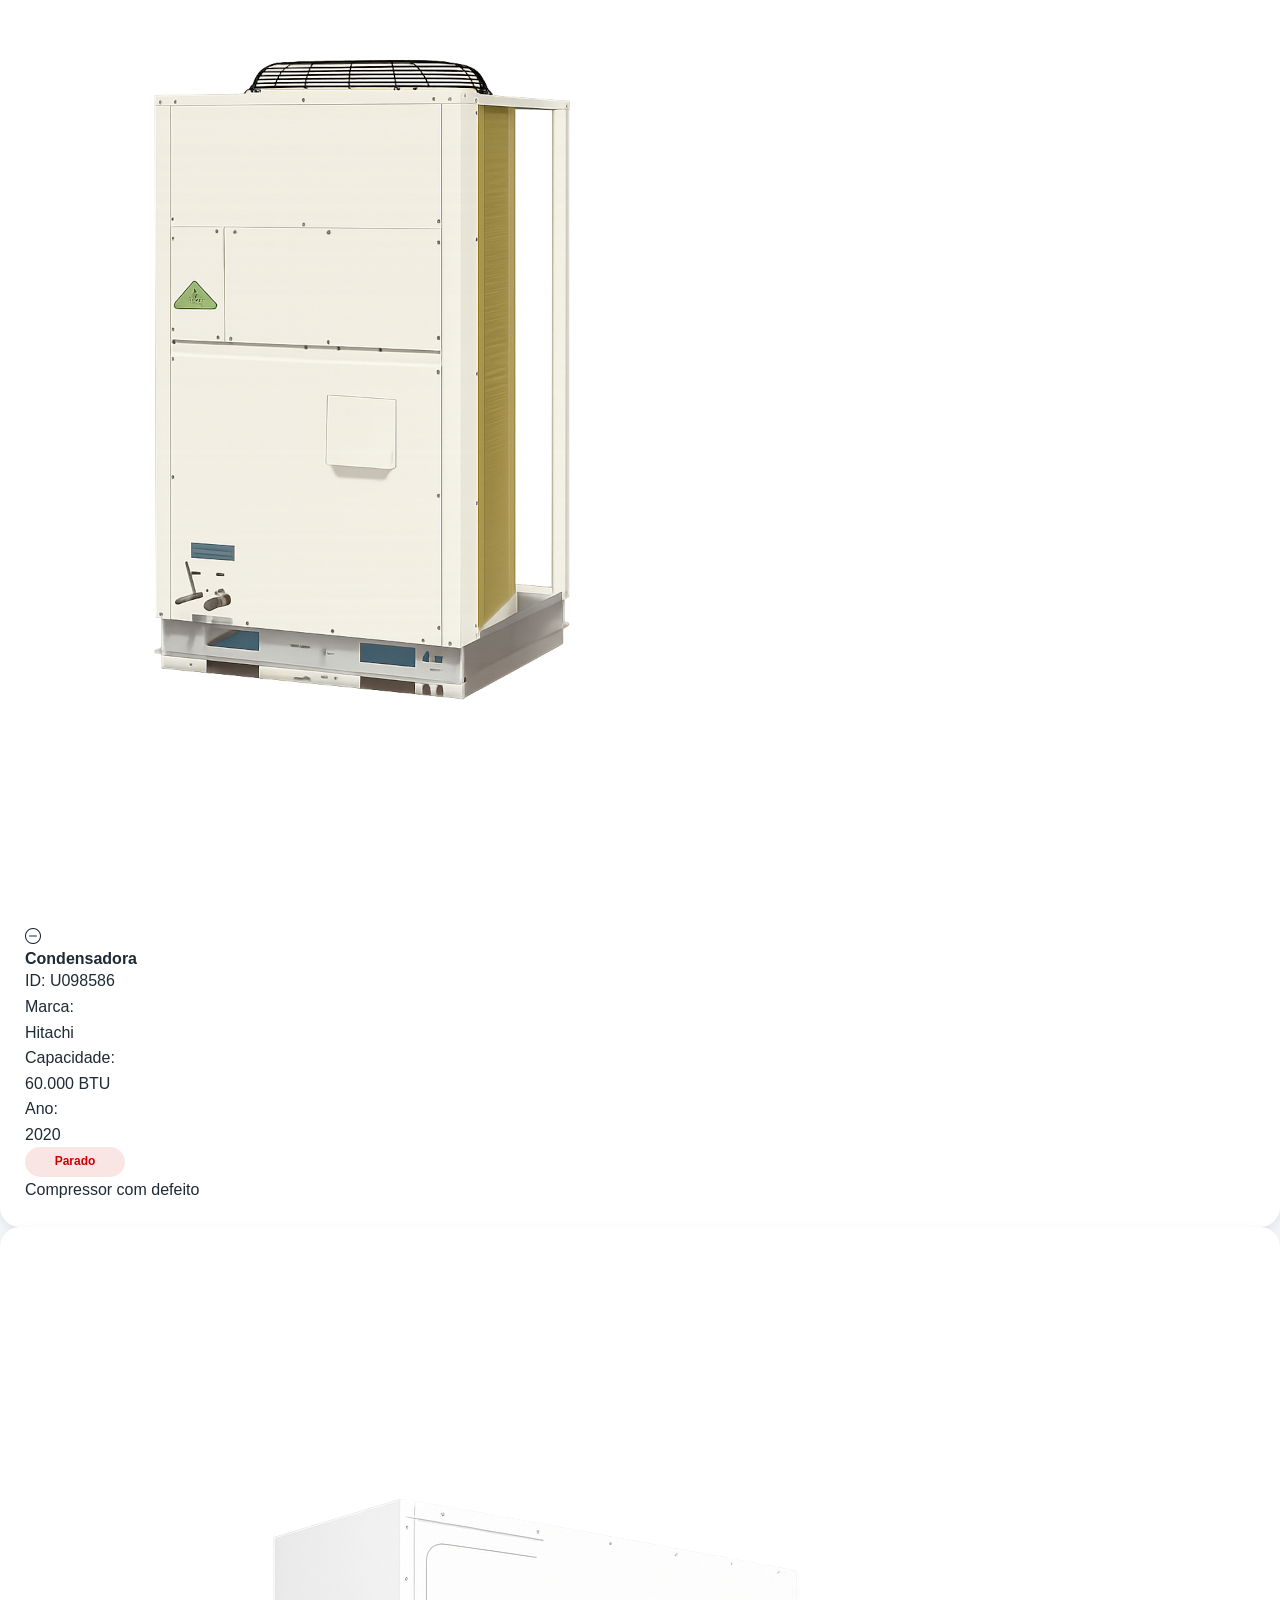
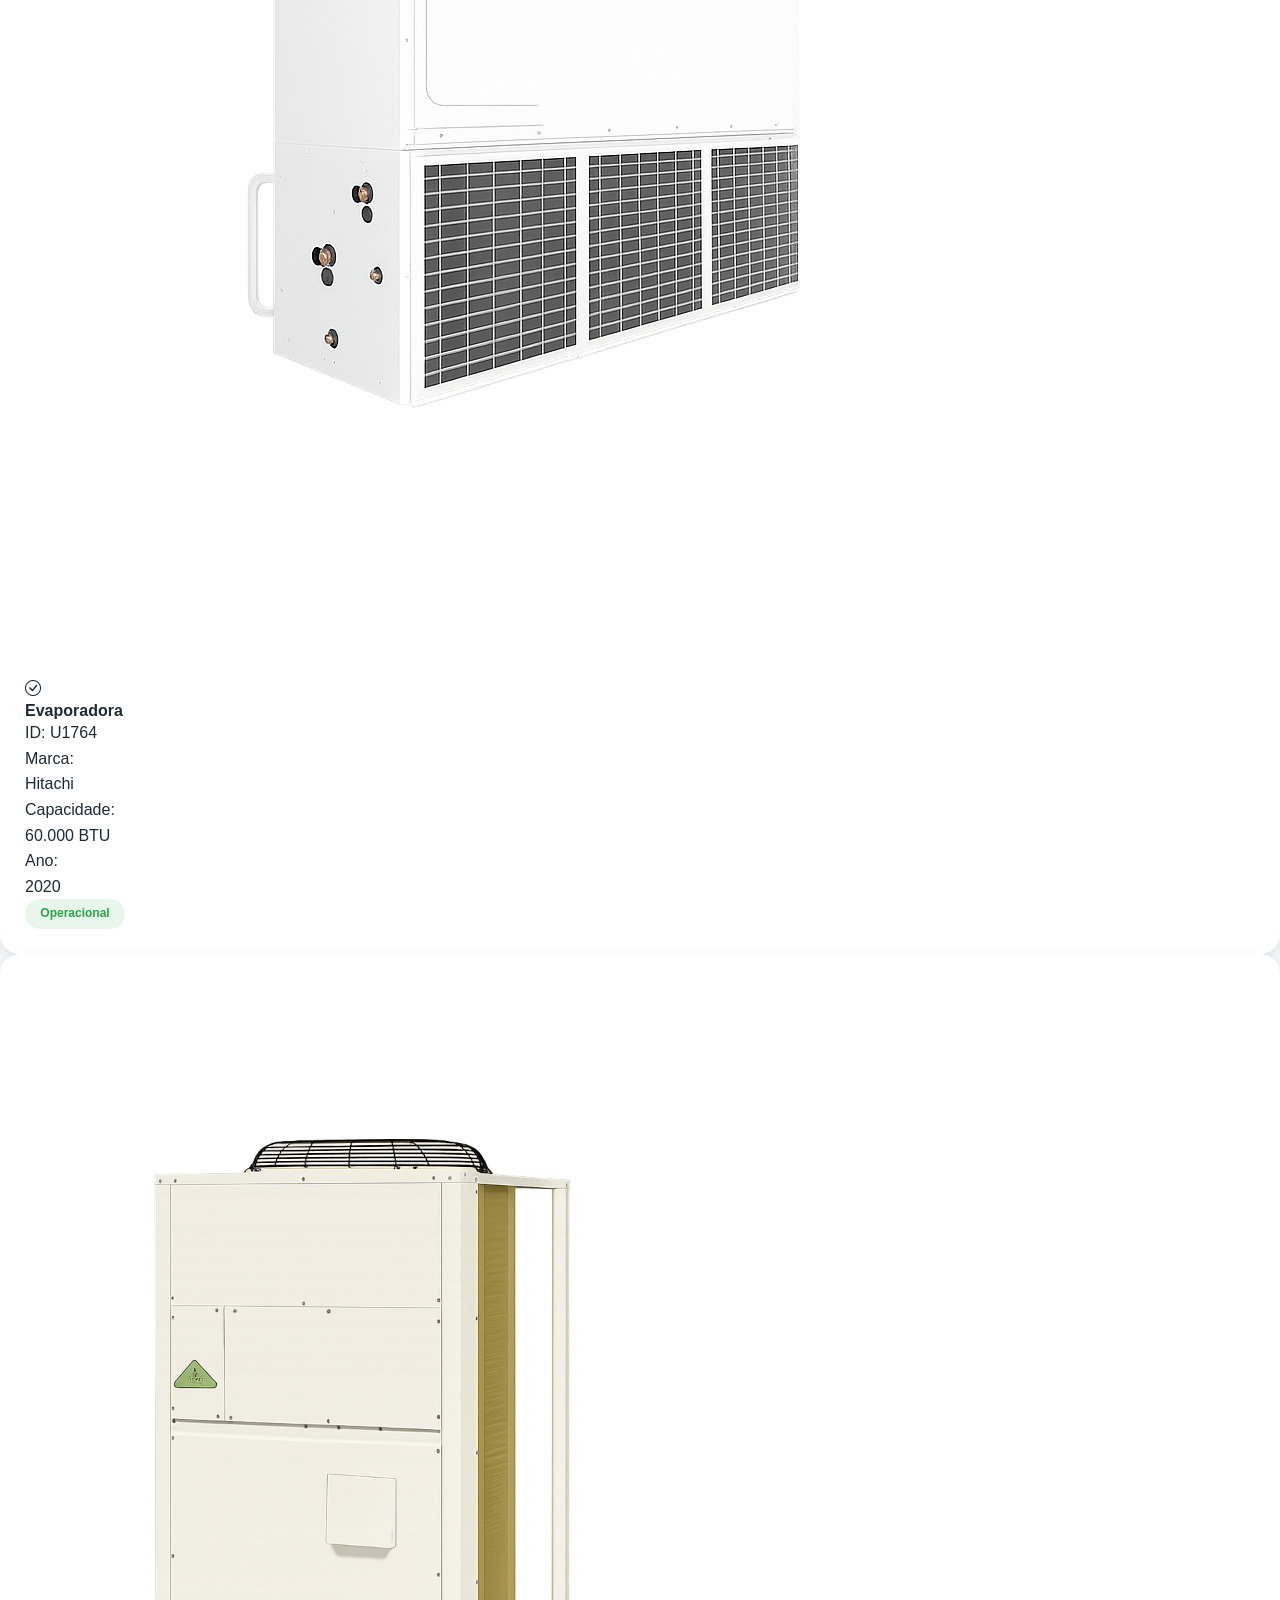
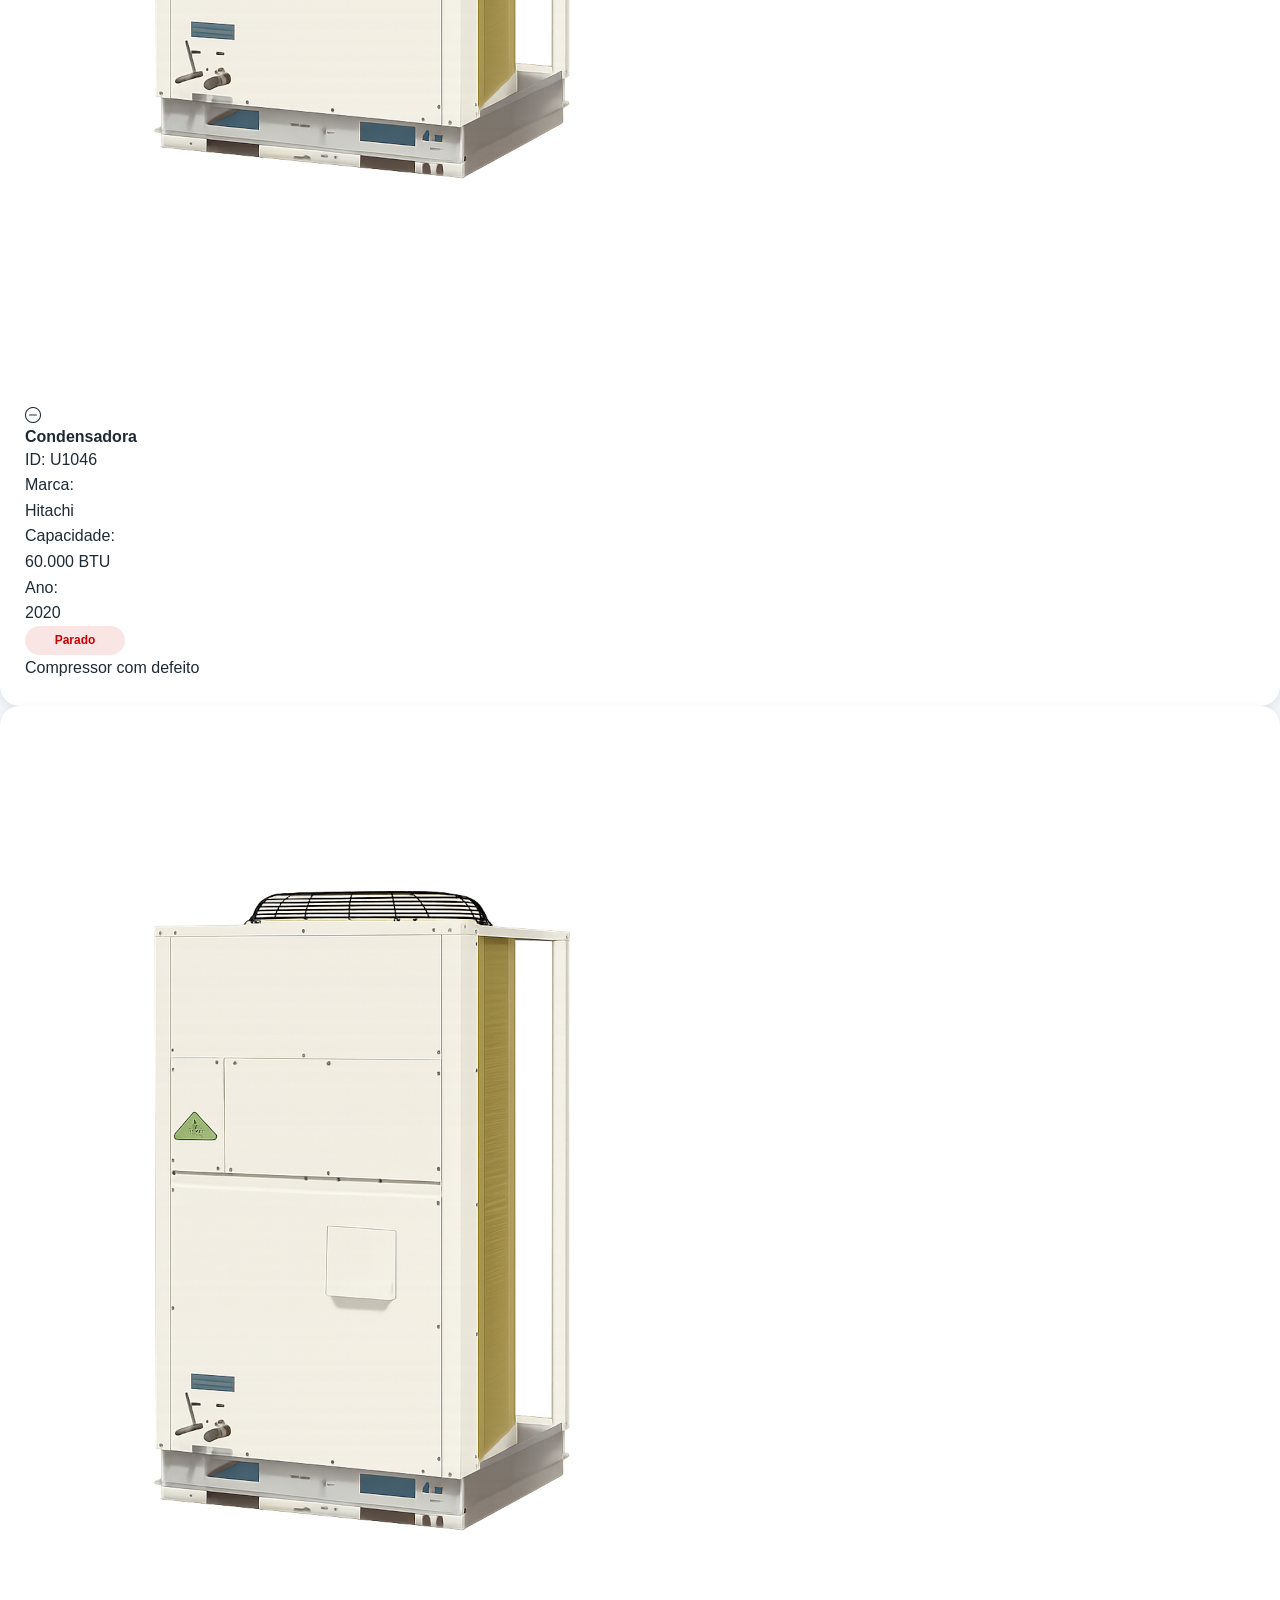
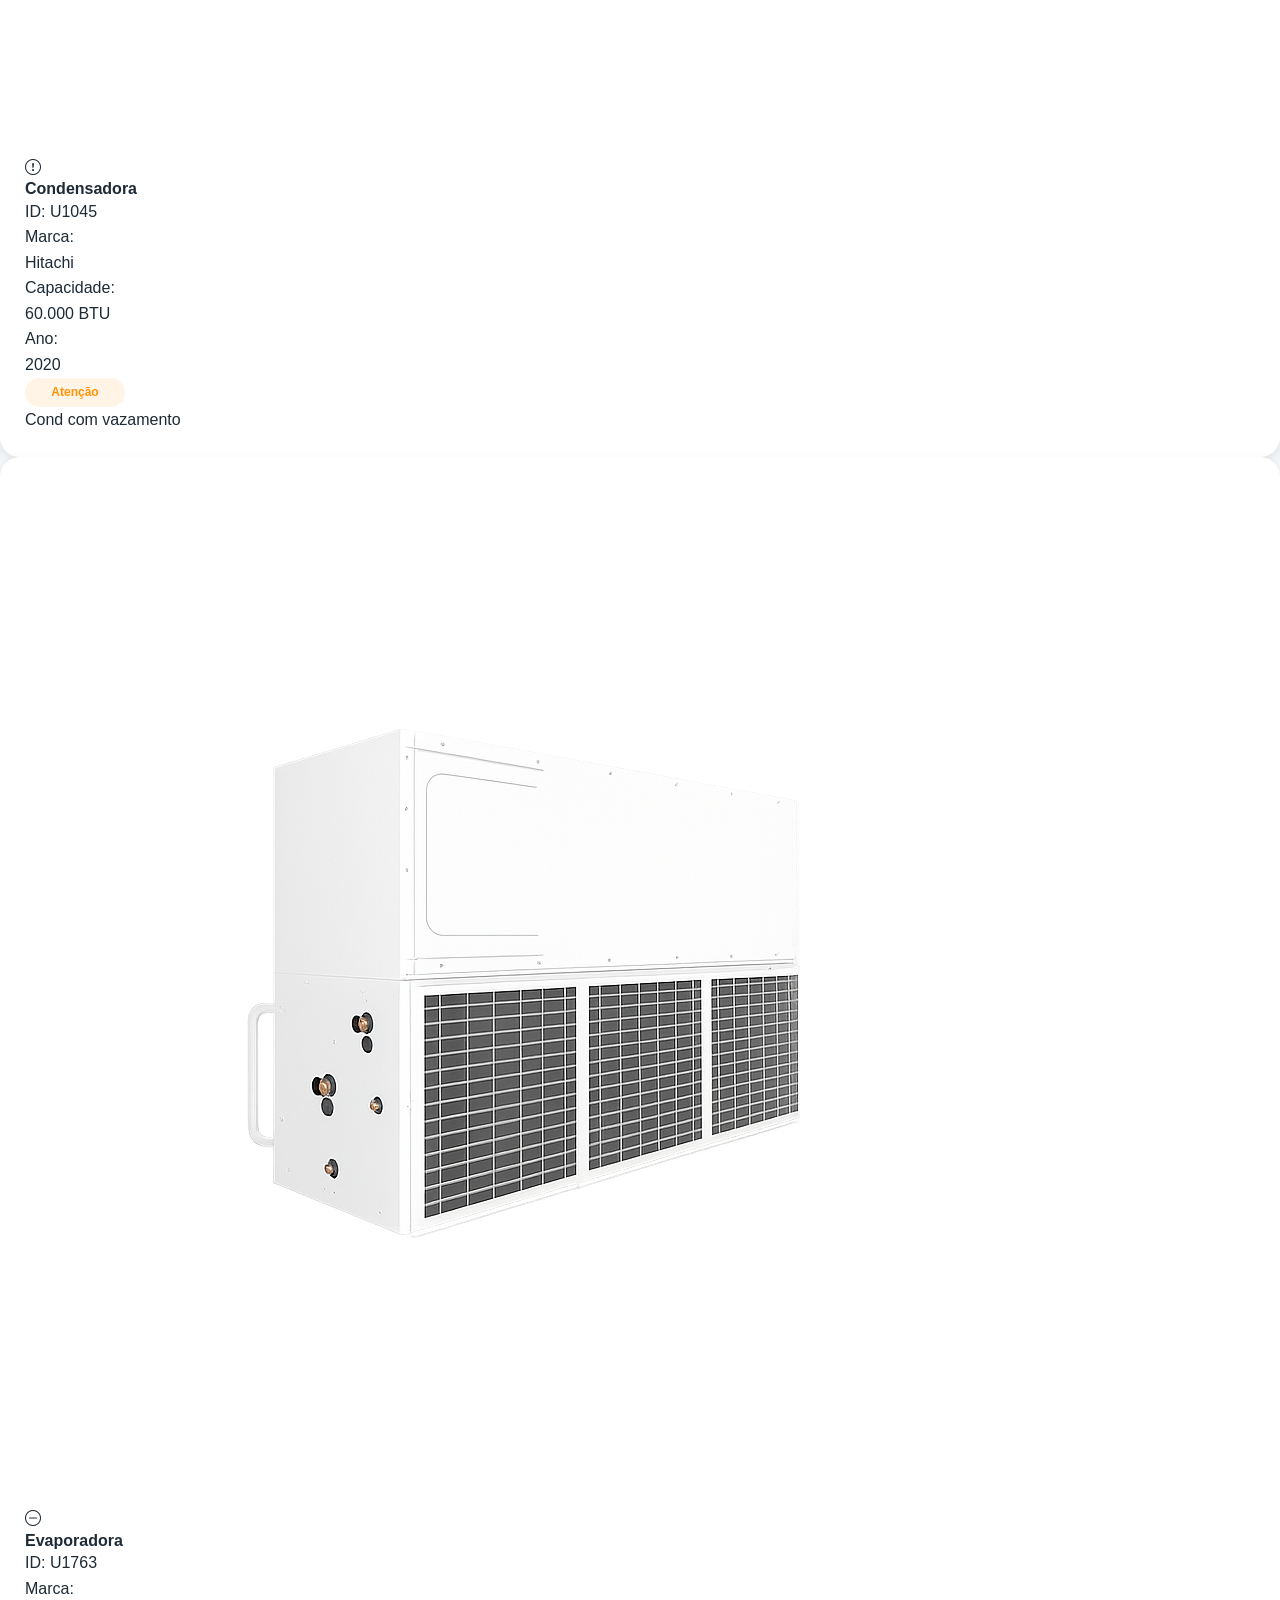
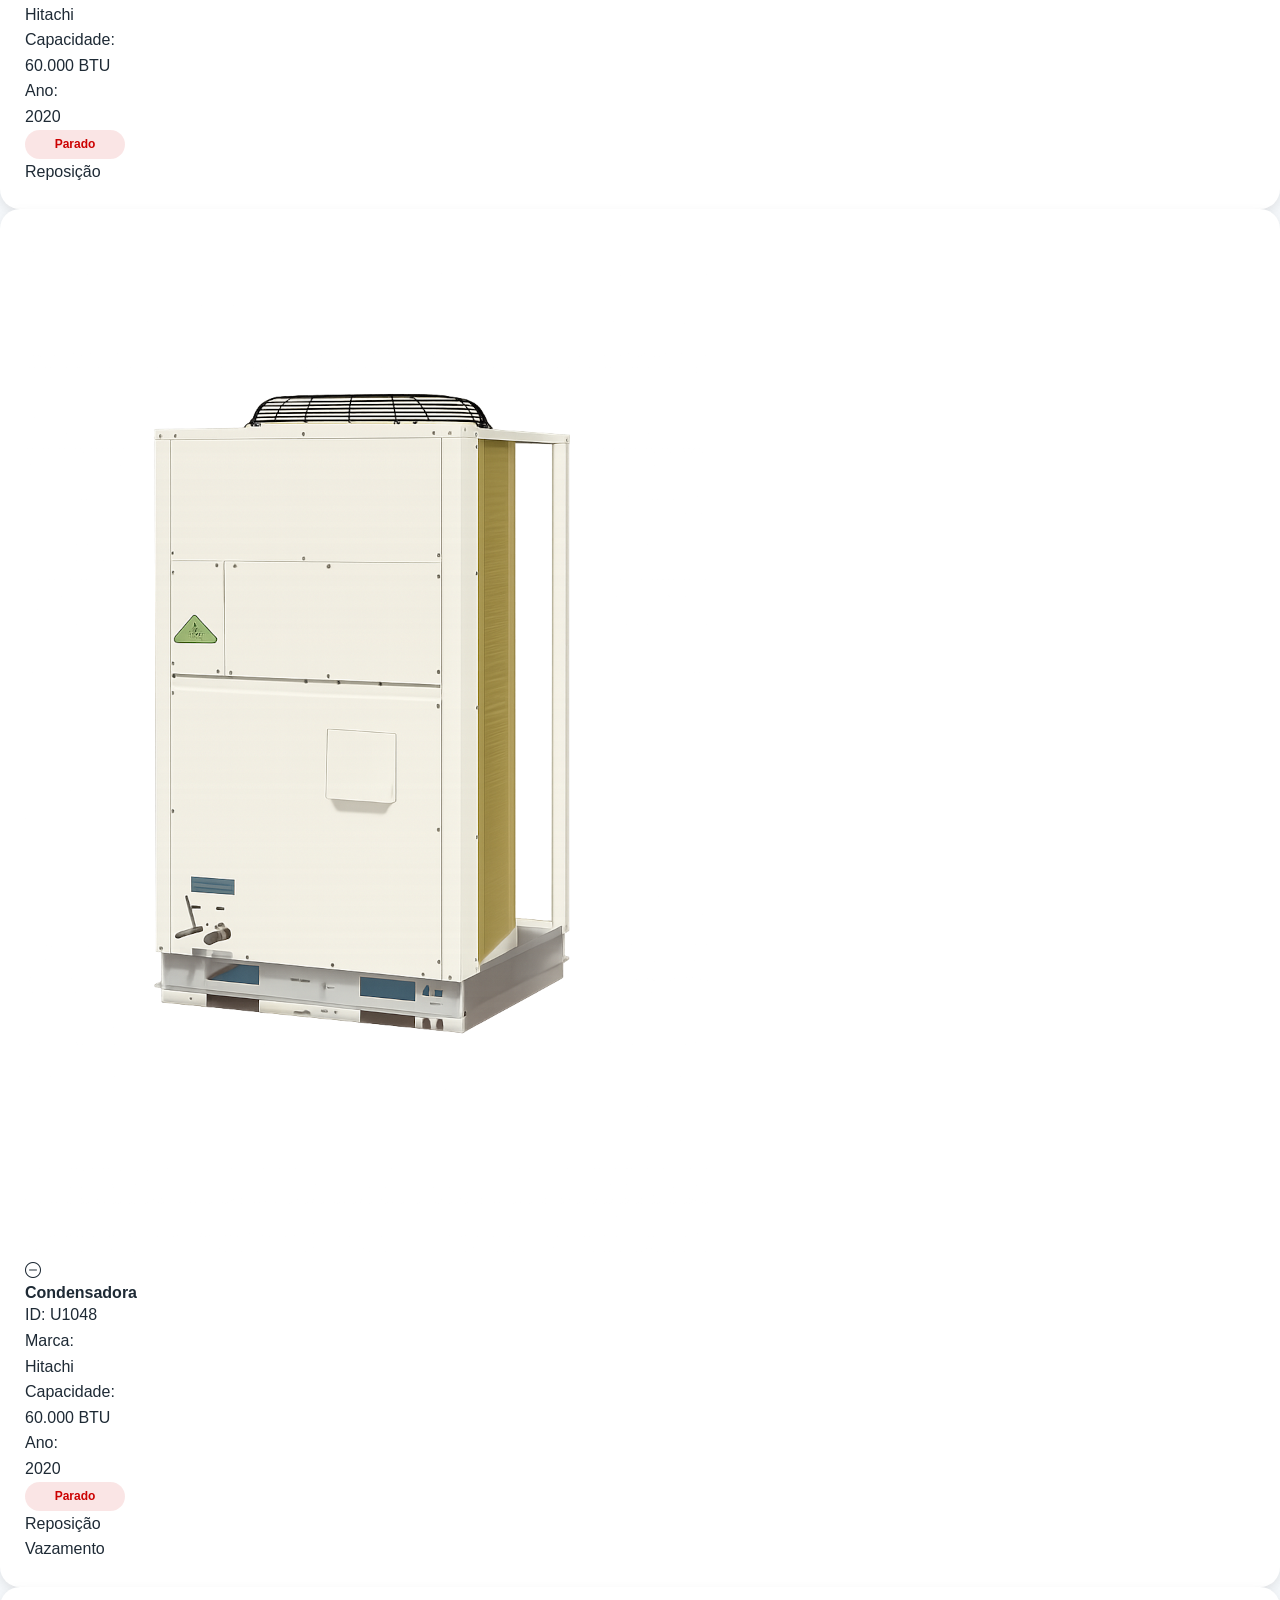
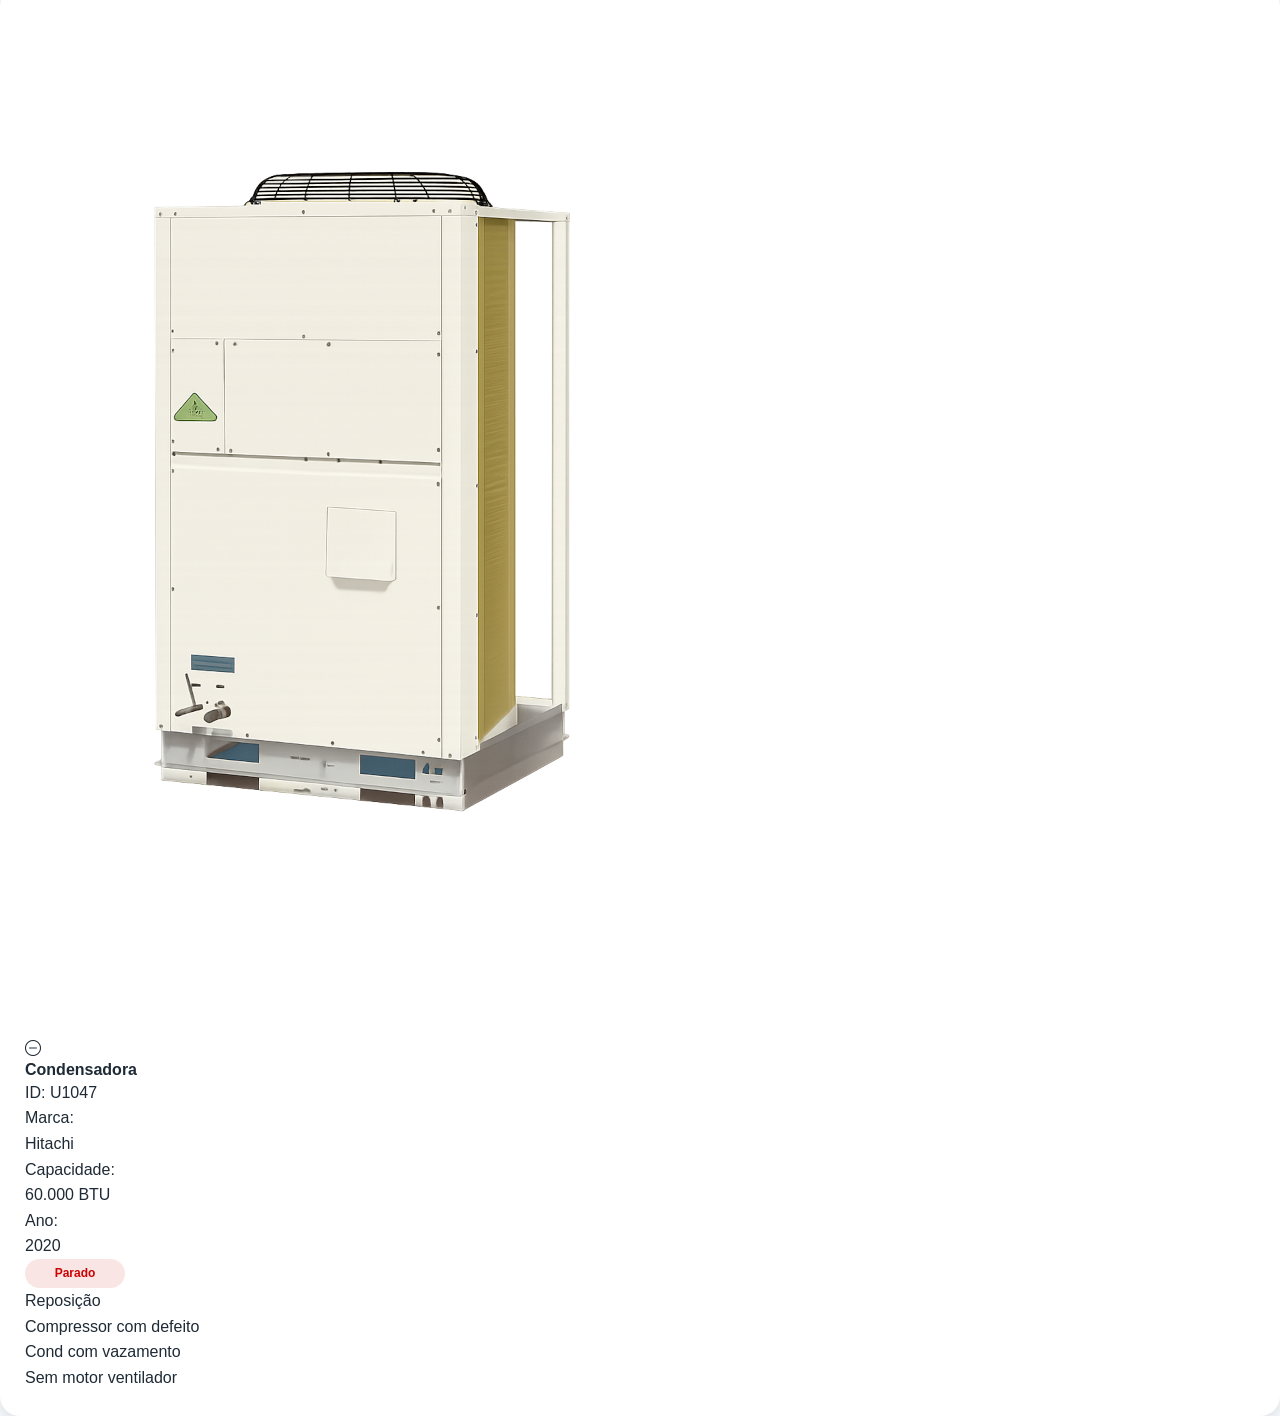
<file: pag-equip-306.html>
<!DOCTYPE html>
<html lang="pt-br">
<head>
    <meta charset="UTF-8">
    <meta name="viewport" content="width=device-width, initial-scale=1.0">
    <title>Equipamentos Loja 306</title>
    <link rel="stylesheet" href="css/style.css">
    <link rel="stylesheet" href="https://cdn.jsdelivr.net/npm/bootstrap-icons@1.11.3/font/bootstrap-icons.css">
</head>
<body>
    <div class="container">
        <div class="area-conteudo">
            <div class="conteudo-1">
                <div>
                    <a href="pagina-lojas.html" class="btn">
                        <i class="bi bi-arrow-left"></i> Voltar
                    </a>
                </div>
                <div class="monitoramento">
                    <h3>Status dos Equipamentos</h3>
                    <p>Monitoramento dos equipamentos</p>
                </div>
            </div>
            <div class="conteudo-2">
                <div class="circuito"> <!-- Circuito 1 -->
                    <div class="card-equip"><!-- Evaporadora -->
                        <div class="cx-img-evap">
                            <img src="imagens/evap-001.png" alt="" class="img-evap">
                        </div>
                        <!-- <i class="bi bi-check-circle icone icone-ok"></i> -->
                        <!-- <i class="bi bi-exclamation-circle icone icone-alerta"></i> -->
                        <!-- <i class="bi bi-wrench icone icone-manutencao"></i> -->
                        <i class="bi-dash-circle icone icone-parado"></i>
                        <div class="ident">
                            <h4>Evaporadora</h4>
                            <p>ID: U1760</p>
                        </div>
                        <div class="marca">
                            <p>Marca:</p>
                            <p>Hitachi</p>
                        </div>
                        <div class="btu">
                            <p>Capacidade:</p>
                            <p>60.000 BTU</p>
                        </div>
                        <div class="ano">
                            <p>Ano:</p>
                            <p>2020</p>
                        </div>
                        <!-- <p class="operacional">Operacional</p> -->
                        <!-- <p class="alerta">Atenção</p> -->
                        <!-- <p class="manutencao">Manutenção</p> -->
                        <p class="parado">Parado</p>
                        <div class="info">
                            <p>Aguardando condensadora</p>
                        </div>
                    </div>
                    <div class="card-equip"><!-- COND 1 -->
                        <div class="cx-img-cond">
                            <img src="imagens/cond-005.png" alt="" class="img-cond">
                        </div>
                        <!-- <i class="bi bi-check-circle icone icone-ok"></i> -->
                        <!-- <i class="bi bi-exclamation-circle icone icone-alerta"></i> -->
                        <!-- <i class="bi bi-wrench icone icone-manutencao"></i> -->
                         <i class="bi-dash-circle icone icone-parado"></i>
                        <div class="ident">
                            <h4>Condensadora</h4>
                            <p>ID: U098586</p>
                        </div>
                        <div class="marca">
                            <p>Marca:</p>
                            <p>Hitachi</p>
                        </div>
                        <div class="btu">
                            <p>Capacidade:</p>
                            <p>60.000 BTU</p>
                        </div>
                        <div class="ano">
                            <p>Ano:</p>
                            <p>2020</p>
                        </div>
                        <!-- <p class="operacional">Operacional</p> -->
                        <!-- <p class="alerta">Atenção</p> -->
                        <!--<p class="manutencao">Manutenção</p>-->
                        <p class="parado">Parado</p>
                        <div class="info">
                            <p>Compressor com defeito</p>
                        </div>
                    </div>
                </div>
                <div class="circuito"> <!-- Circuito 2 -->
                    <div class="card-equip"><!-- Evaporadora -->
                        <div class="cx-img-evap">
                            <img src="imagens/evap-001.png" alt="" class="img-evap">
                        </div>
                        <i class="bi bi-check-circle icone icone-ok"></i>
                        <!-- <i class="bi bi-exclamation-circle icone icone-alerta"></i> -->
                        <!-- <i class="bi bi-wrench icone icone-manutencao"></i> -->
                        <!-- <i class="bi-dash-circle icone icone-parado"></i> -->
                        <div class="ident">
                            <h4>Evaporadora</h4>
                            <p>ID: U1764</p>
                        </div>
                        <div class="marca">
                            <p>Marca:</p>
                            <p>Hitachi</p>
                        </div>
                        <div class="btu">
                            <p>Capacidade:</p>
                            <p>60.000 BTU</p>
                        </div>
                        <div class="ano">
                            <p>Ano:</p>
                            <p>2020</p>
                        </div>
                        <p class="operacional">Operacional</p>
                        <!-- <p class="alerta">Atenção</p> -->
                        <!-- <p class="manutencao">Manutenção</p> -->
                        <!-- <p class="parado">Parado</p> -->
                    </div>
                    <div class="card-equip"><!-- COND 1 -->
                        <div class="cx-img-cond">
                            <img src="imagens/cond-005.png" alt="" class="img-cond">
                        </div>
                        <!-- <i class="bi bi-check-circle icone icone-ok"></i> -->
                        <!-- <i class="bi bi-exclamation-circle icone icone-alerta"></i> -->
                        <!-- <i class="bi bi-wrench icone icone-manutencao"></i> -->
                         <i class="bi-dash-circle icone icone-parado"></i>
                        <div class="ident">
                            <h4>Condensadora</h4>
                            <p>ID: U1046</p>
                        </div>
                        <div class="marca">
                            <p>Marca:</p>
                            <p>Hitachi</p>
                        </div>
                        <div class="btu">
                            <p>Capacidade:</p>
                            <p>60.000 BTU</p>
                        </div>
                        <div class="ano">
                            <p>Ano:</p>
                            <p>2020</p>
                        </div>
                        <!-- <p class="operacional">Operacional</p> -->
                        <!-- <p class="alerta">Atenção</p> -->
                        <!--<p class="manutencao">Manutenção</p>-->
                        <p class="parado">Parado</p>
                        <div class="info">
                            <p>Compressor com defeito</p>
                        </div>
                    </div>
                    <div class="card-equip"><!-- COND 2 -->
                        <div class="cx-img-cond">
                            <img src="imagens/cond-005.png" alt="" class="img-cond">
                        </div>
                        <!-- <i class="bi bi-check-circle icone icone-ok"></i> -->
                        <i class="bi bi-exclamation-circle icone icone-alerta"></i>
                        <!--<i class="bi bi-wrench icone icone-manutencao"></i> -->
                        <!-- <i class="bi-dash-circle icone icone-parado"></i> -->
                        <div class="ident">
                            <h4>Condensadora</h4>
                            <p>ID: U1045</p>
                        </div>
                        <div class="marca">
                            <p>Marca:</p>
                            <p>Hitachi</p>
                        </div>
                        <div class="btu">
                            <p>Capacidade:</p>
                            <p>60.000 BTU</p>
                        </div>
                        <div class="ano">
                            <p>Ano:</p>
                            <p>2020</p>
                        </div>
                        <!-- <p class="operacional">Operacional</p> -->
                        <p class="alerta">Atenção</p>
                        <!--<p class="manutencao">Manutenção</p>-->
                        <!-- <p class="parado">Parado</p> -->
                        <div class="info">
                            <p>Cond com vazamento</p>
                        </div>
                    </div>
                </div>
                <div class="circuito"> <!-- Circuito 3 -->
                    <div class="card-equip"><!-- Evaporadora -->
                        <div class="cx-img-evap">
                            <img src="imagens/evap-001.png" alt="" class="img-evap">
                        </div>
                        <!-- <i class="bi bi-check-circle icone icone-ok"></i> -->
                        <!-- <i class="bi bi-exclamation-circle icone icone-alerta"></i> -->
                        <!-- <i class="bi bi-wrench icone icone-manutencao"></i> -->
                        <i class="bi-dash-circle icone icone-parado"></i>
                        <div class="ident">
                            <h4>Evaporadora</h4>
                            <p>ID: U1763</p>
                        </div>
                        <div class="marca">
                            <p>Marca:</p>
                            <p>Hitachi</p>
                        </div>
                        <div class="btu">
                            <p>Capacidade:</p>
                            <p>60.000 BTU</p>
                        </div>
                        <div class="ano">
                            <p>Ano:</p>
                            <p>2020</p>
                        </div>
                        <!-- <p class="operacional">Operacional</p> -->
                        <!-- <p class="alerta">Atenção</p> -->
                        <!-- <p class="manutencao">Manutenção</p> -->
                        <p class="parado">Parado</p>
                        <div class="info">
                            <p>Reposição</p>
                        </div>
                    </div>
                    <div class="card-equip"><!-- COND 1 -->
                        <div class="cx-img-cond">
                            <img src="imagens/cond-005.png" alt="" class="img-cond">
                        </div>
                        <!-- <i class="bi bi-check-circle icone icone-ok"></i> -->
                        <!-- <i class="bi bi-exclamation-circle icone icone-alerta"></i> -->
                        <!-- <i class="bi bi-wrench icone icone-manutencao"></i> -->
                         <i class="bi-dash-circle icone icone-parado"></i>
                        <div class="ident">
                            <h4>Condensadora</h4>
                            <p>ID: U1048</p>
                        </div>
                        <div class="marca">
                            <p>Marca:</p>
                            <p>Hitachi</p>
                        </div>
                        <div class="btu">
                            <p>Capacidade:</p>
                            <p>60.000 BTU</p>
                        </div>
                        <div class="ano">
                            <p>Ano:</p>
                            <p>2020</p>
                        </div>
                        <!-- <p class="operacional">Operacional</p> -->
                        <!-- <p class="alerta">Atenção</p> -->
                        <!--<p class="manutencao">Manutenção</p>-->
                        <p class="parado">Parado</p>
                        <div class="info">
                            <p>Reposição</p>
                            <p>Vazamento</p>
                        </div>
                    </div>
                    <div class="card-equip"><!-- COND 2 -->
                        <div class="cx-img-cond">
                            <img src="imagens/cond-005.png" alt="" class="img-cond">
                        </div>
                        <!-- <i class="bi bi-check-circle icone icone-ok"></i> -->
                        <!-- <i class="bi bi-exclamation-circle icone icone-alerta"></i> -->
                        <!--<i class="bi bi-wrench icone icone-manutencao"></i> -->
                        <i class="bi-dash-circle icone icone-parado"></i>
                        <div class="ident">
                            <h4>Condensadora</h4>
                            <p>ID: U1047</p>
                        </div>
                        <div class="marca">
                            <p>Marca:</p>
                            <p>Hitachi</p>
                        </div>
                        <div class="btu">
                            <p>Capacidade:</p>
                            <p>60.000 BTU</p>
                        </div>
                        <div class="ano">
                            <p>Ano:</p>
                            <p>2020</p>
                        </div>
                        <!-- <p class="operacional">Operacional</p> -->
                        <!-- <p class="alerta">Atenção</p> -->
                        <!--<p class="manutencao">Manutenção</p>-->
                        <p class="parado">Parado</p>
                        <div class="info">
                            <p>Reposição</p>
                            <p>Compressor com defeito</p>
                            <p>Cond com vazamento</p>
                            <p>Sem motor ventilador</p>
                        </div>
                    </div>
                </div>
            </div>
        </div>
    </div>
</body>
</html>
</file>
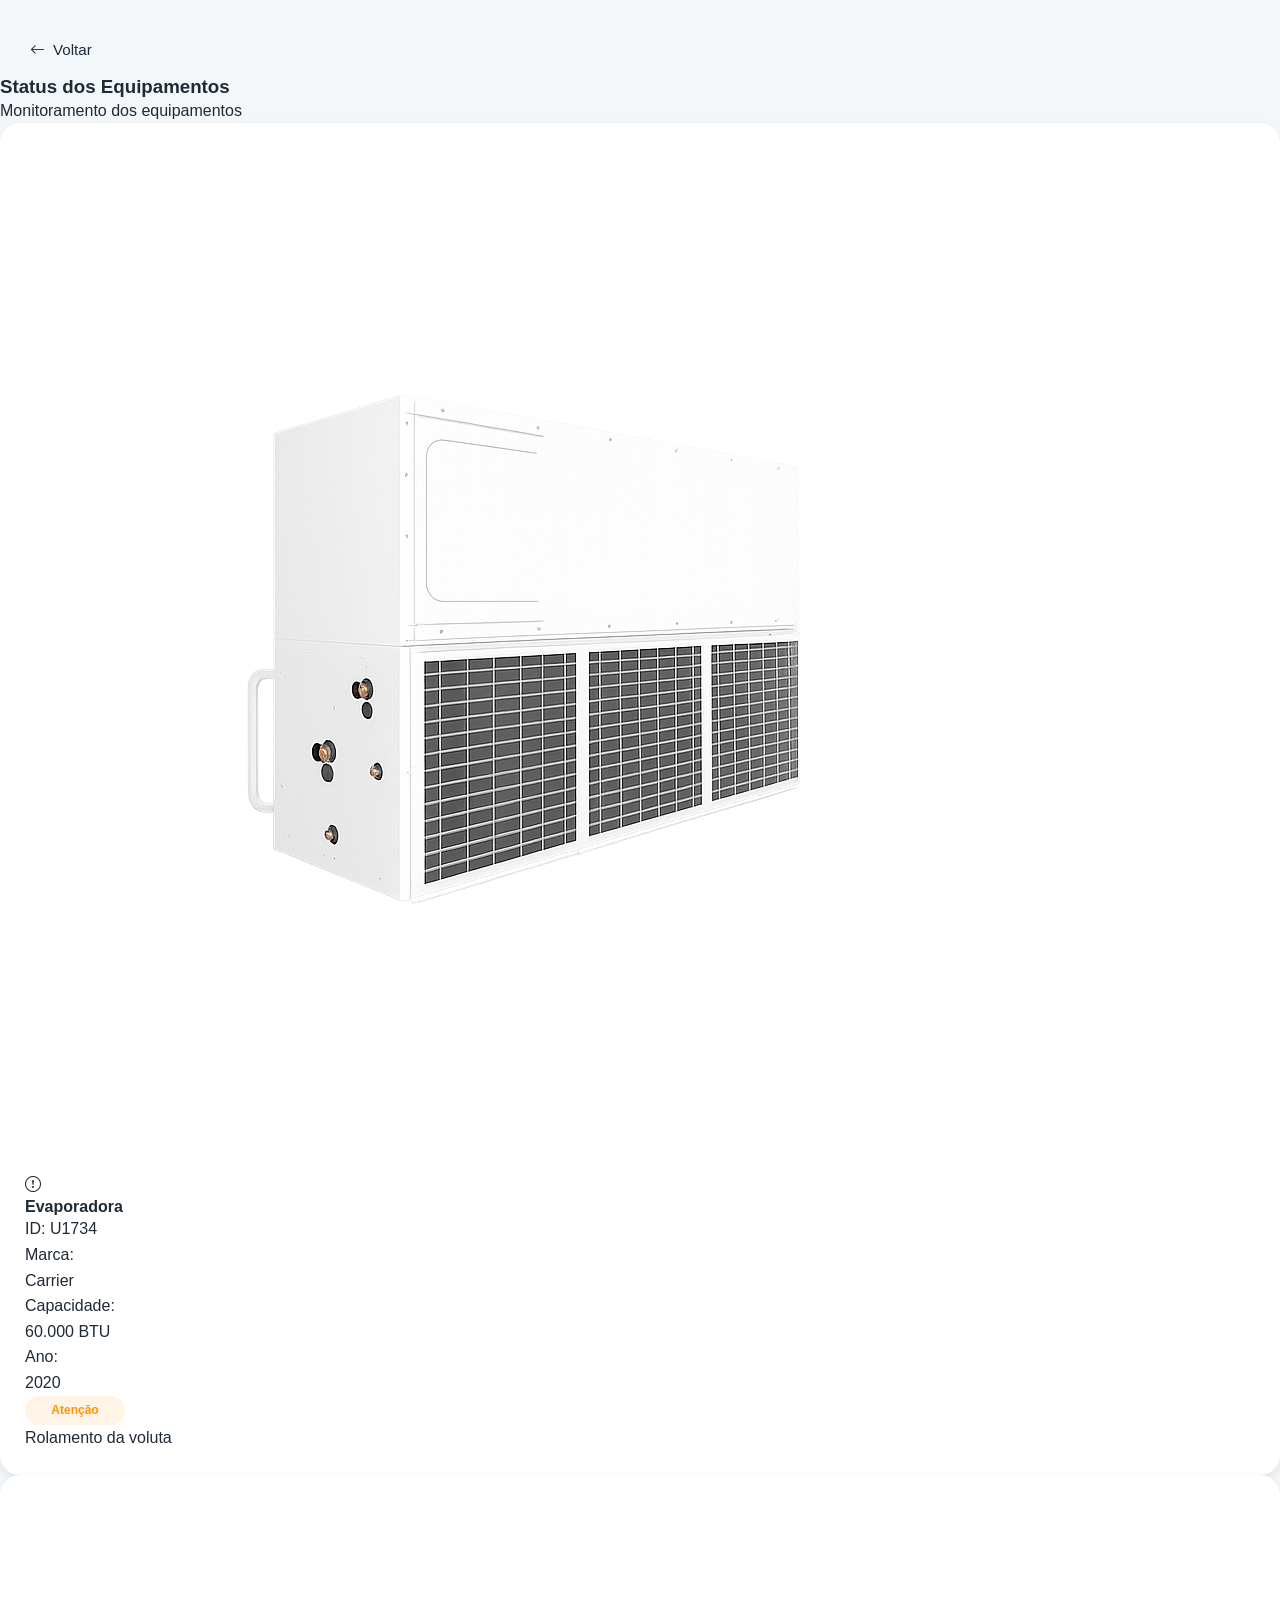
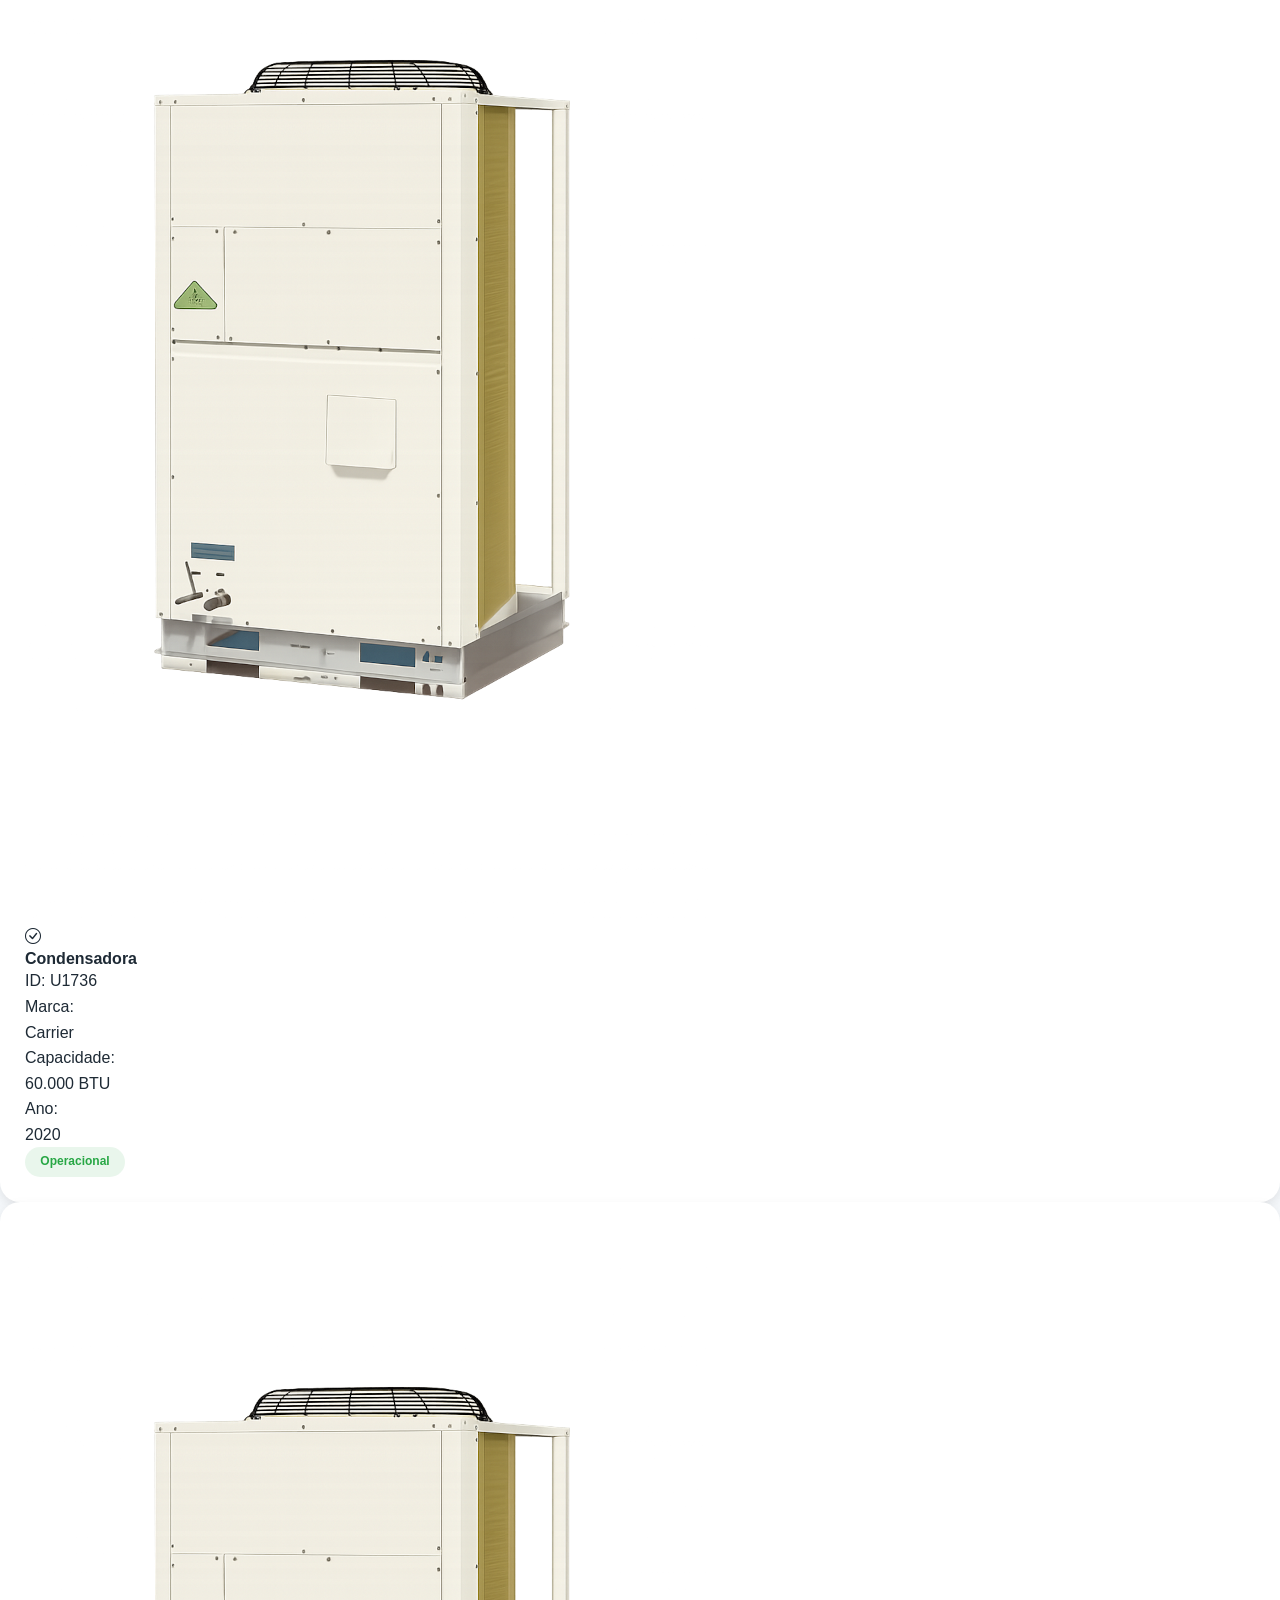
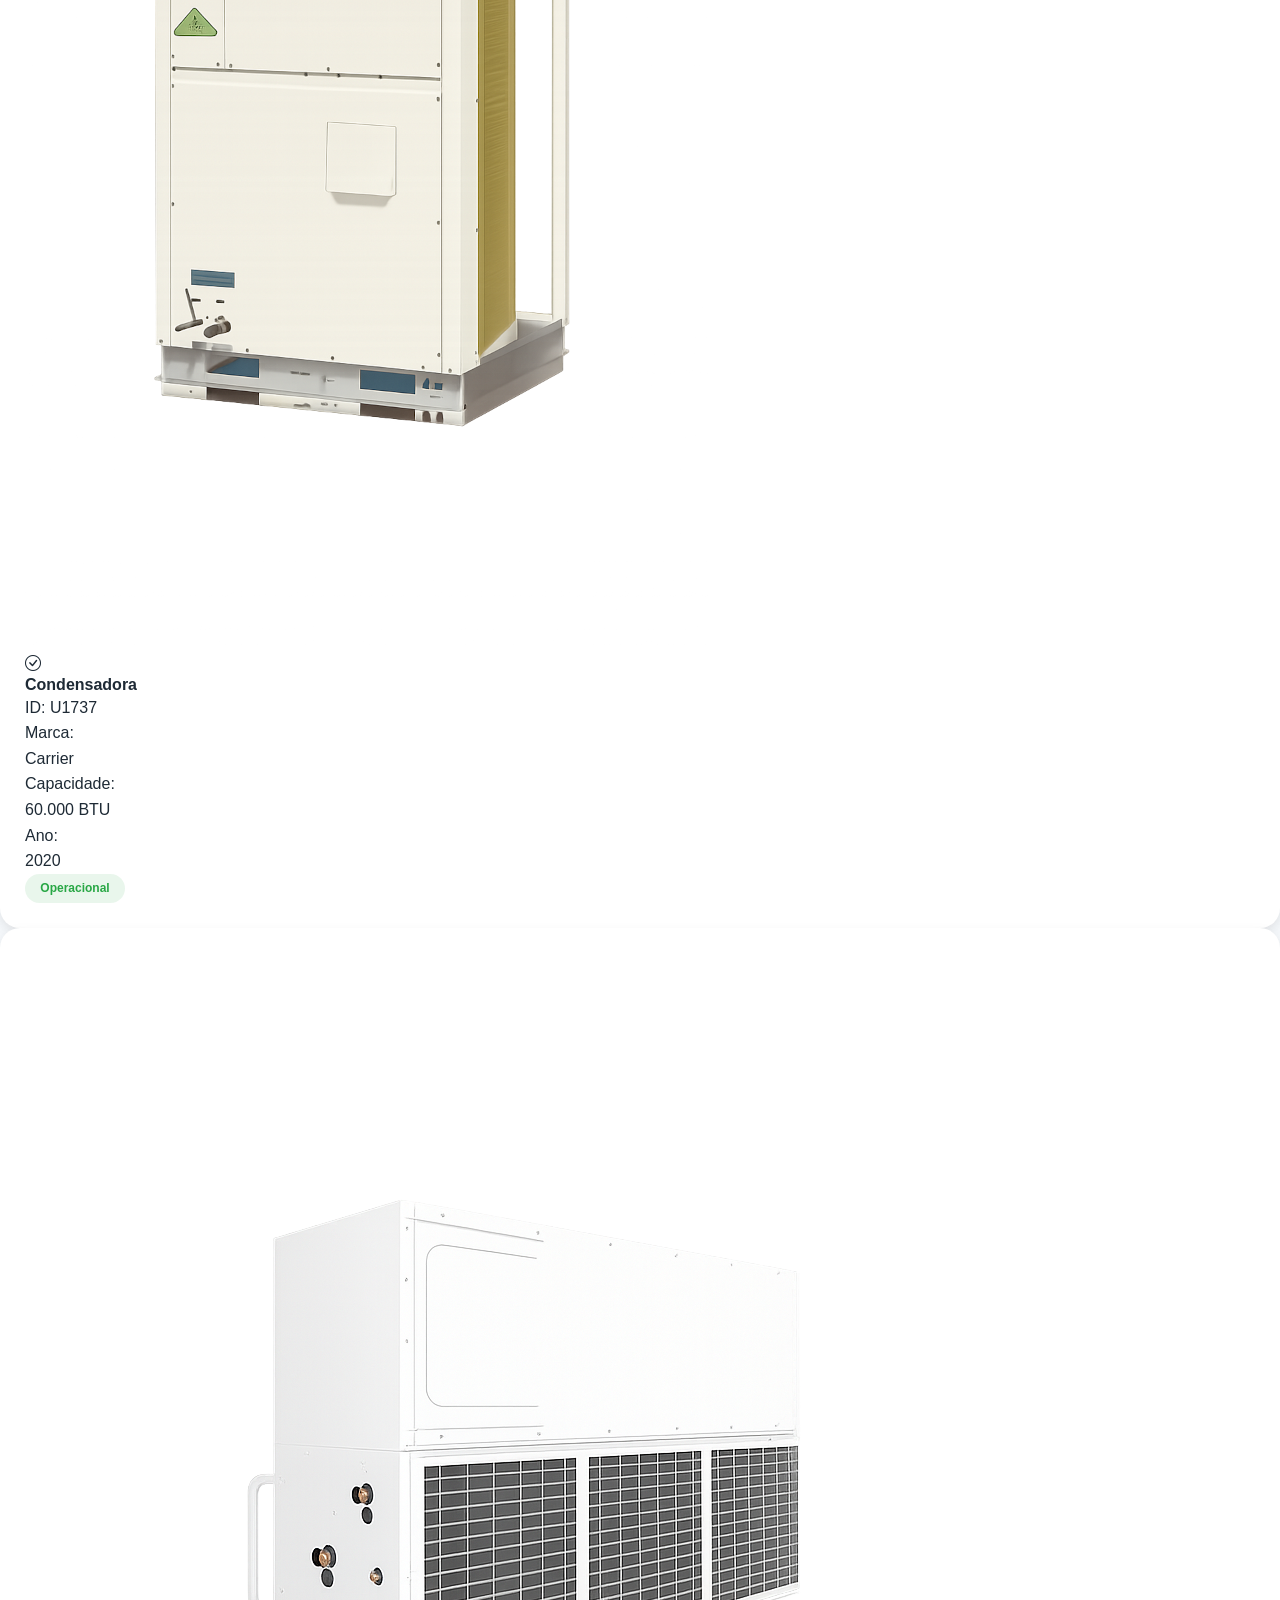
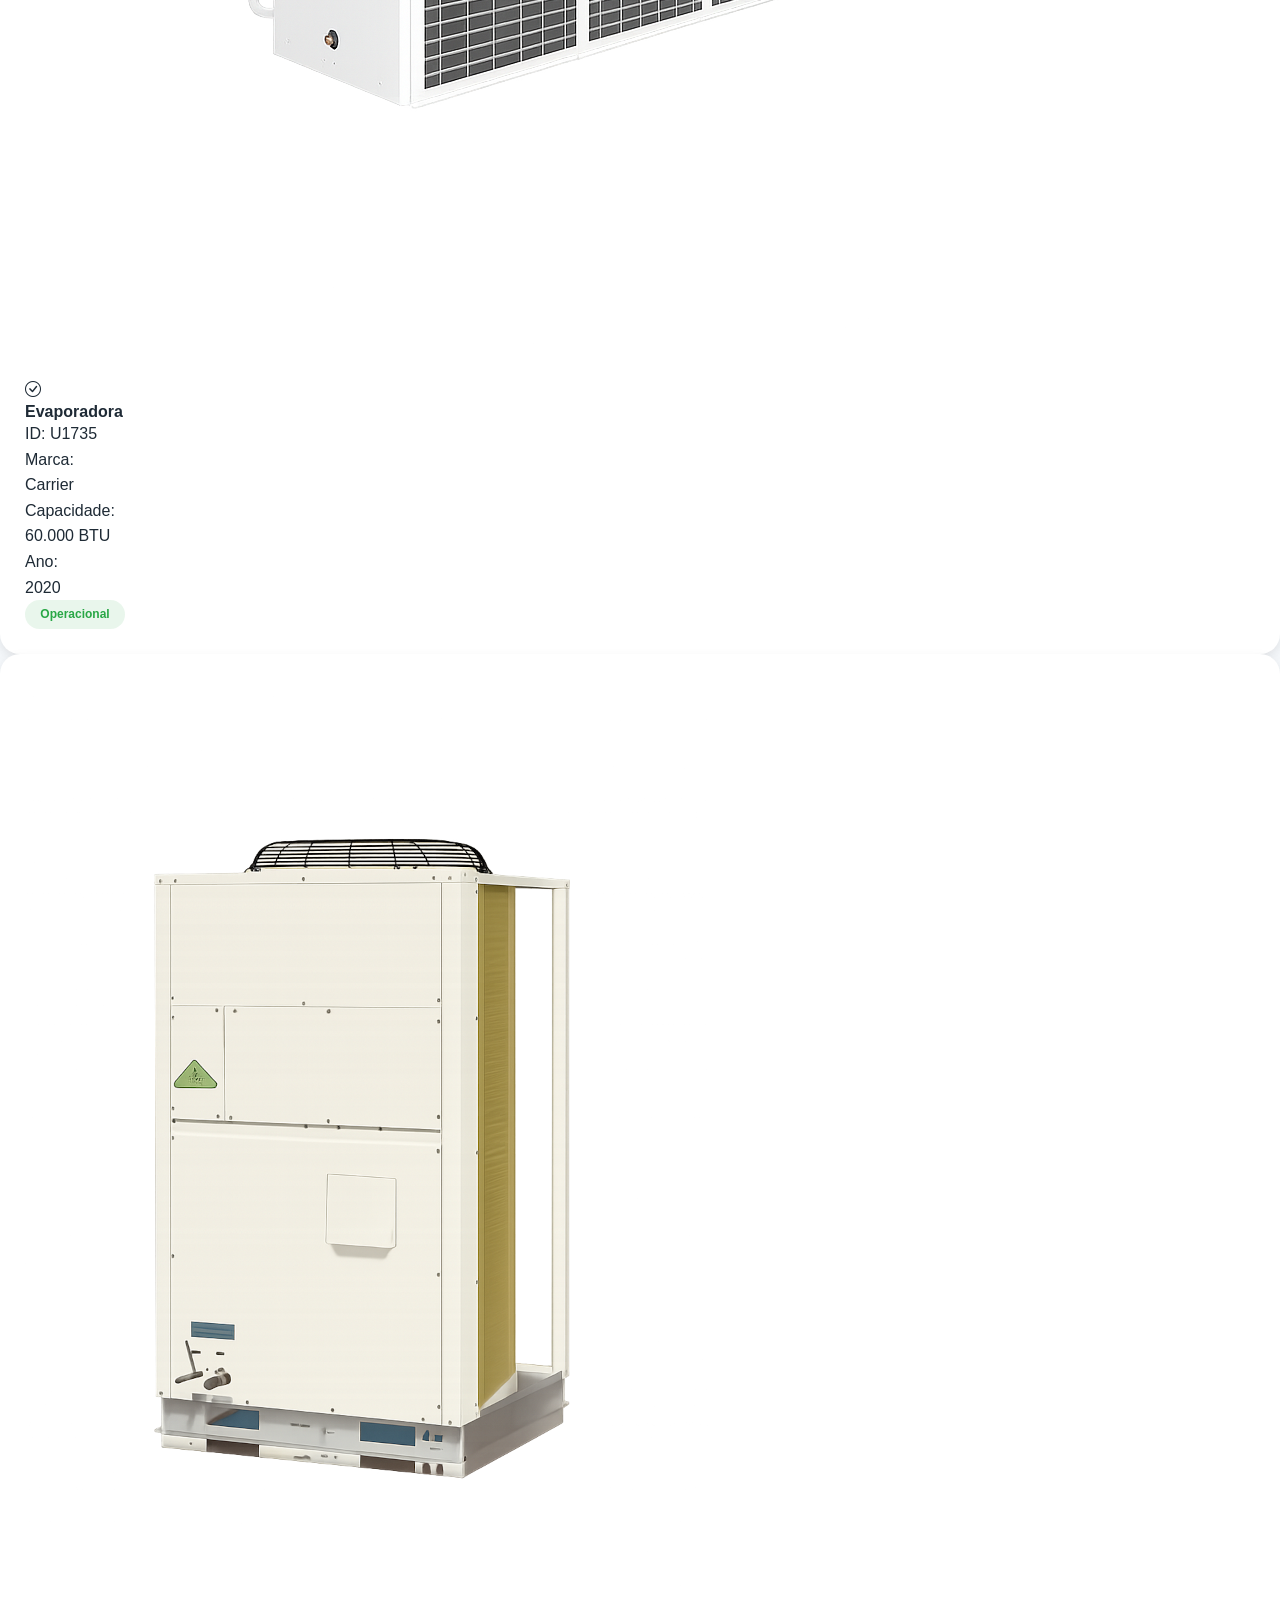
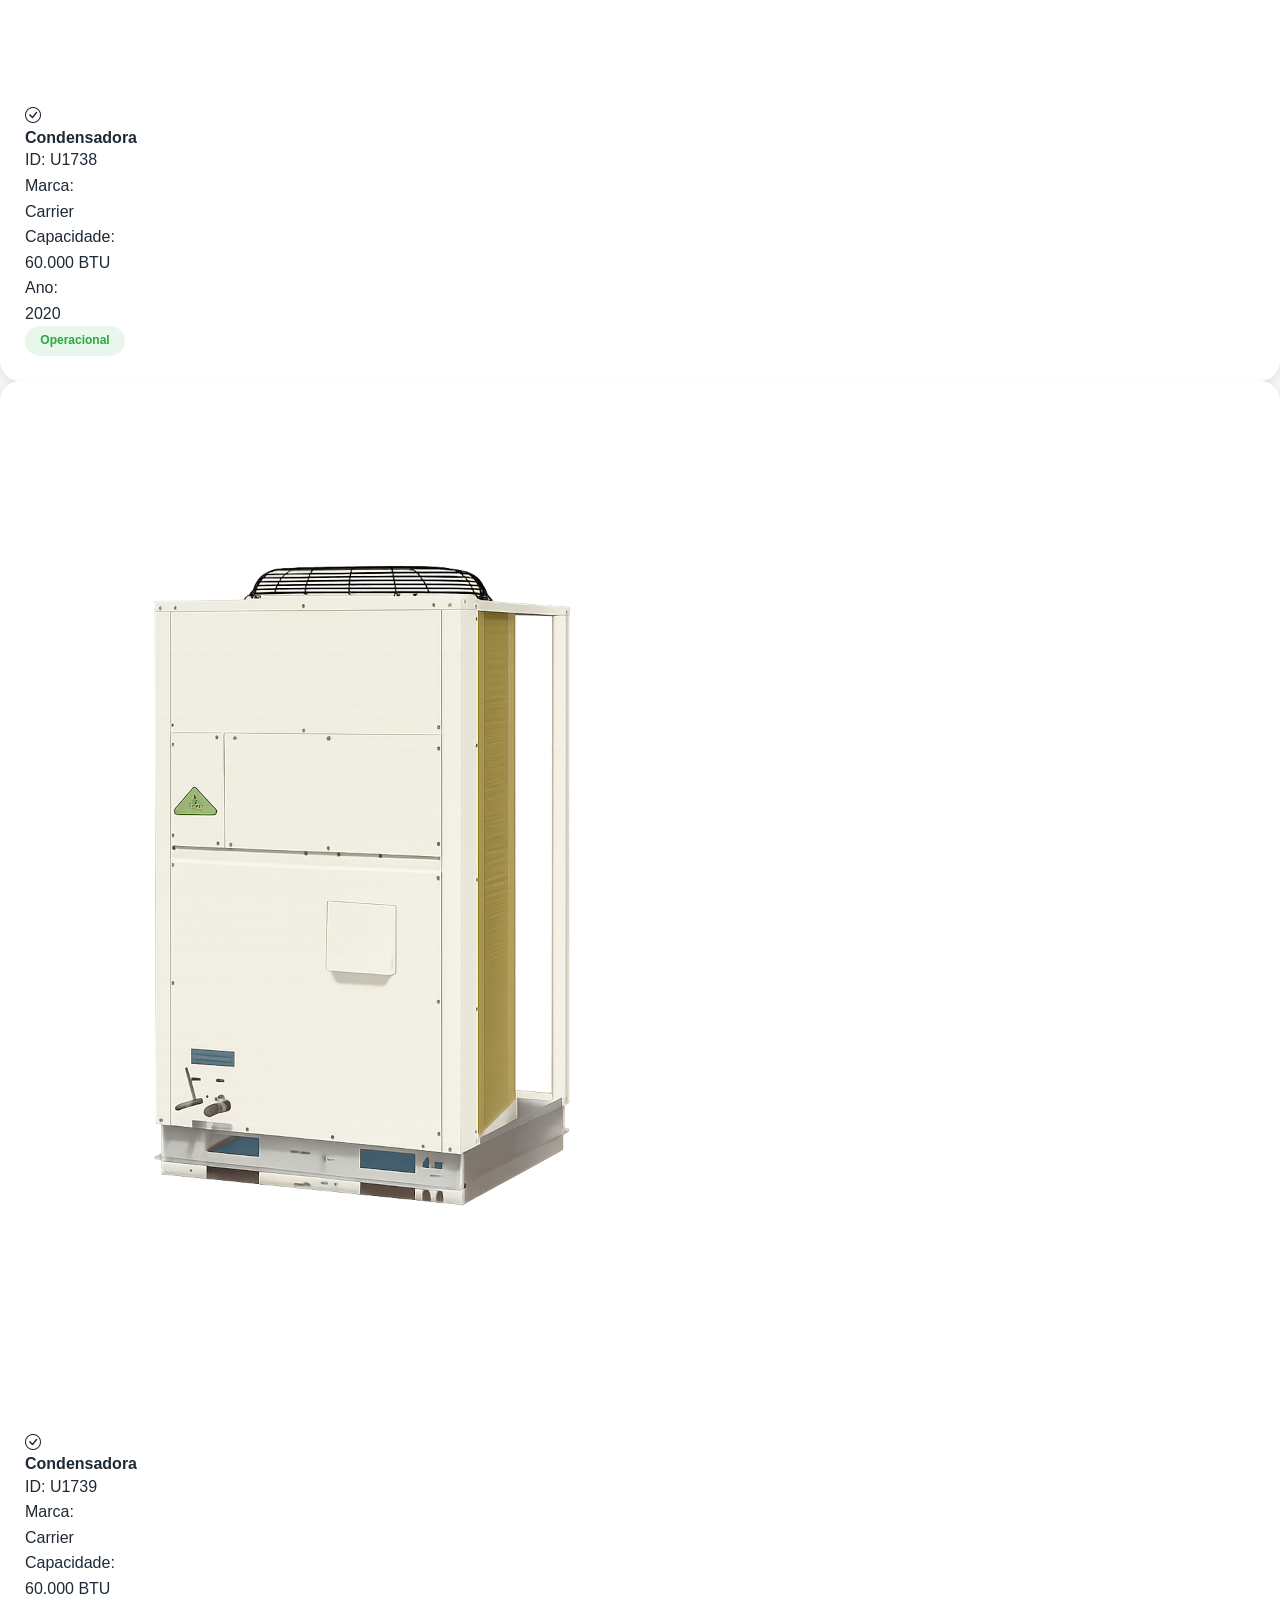
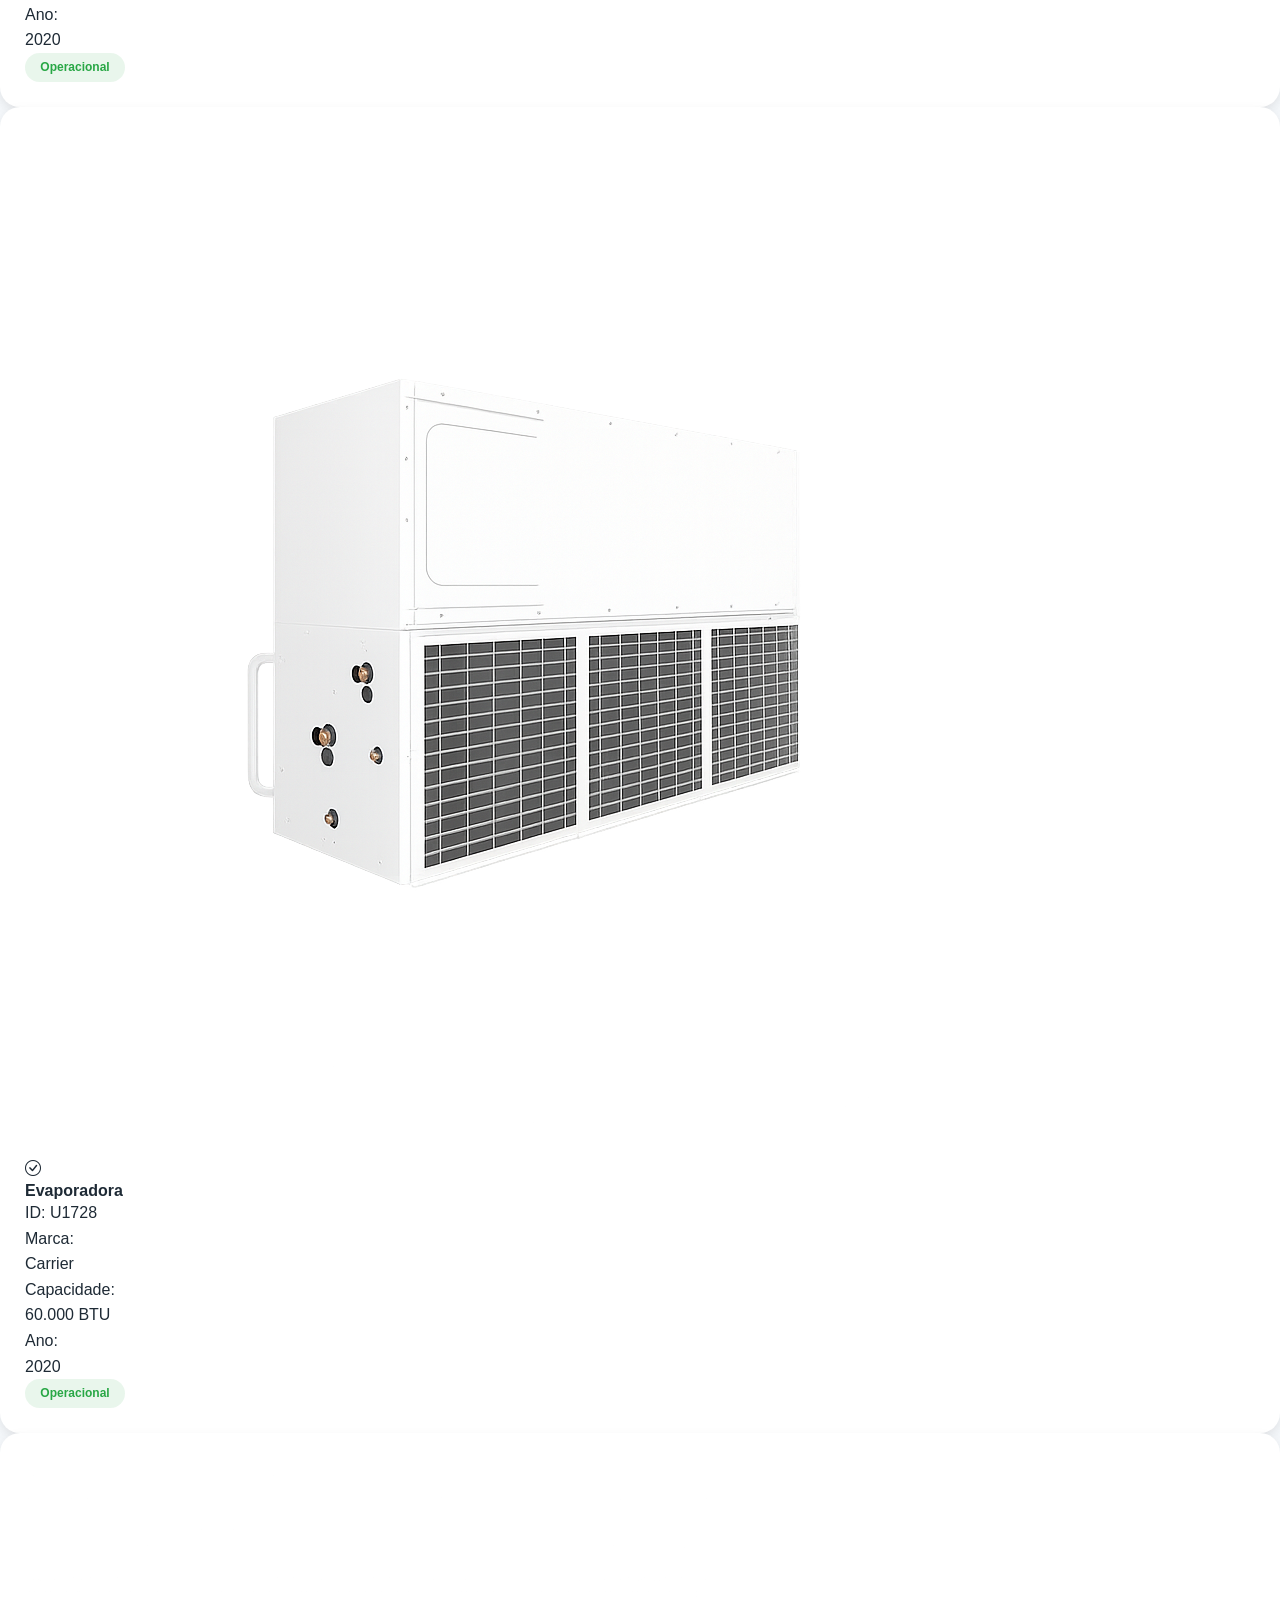
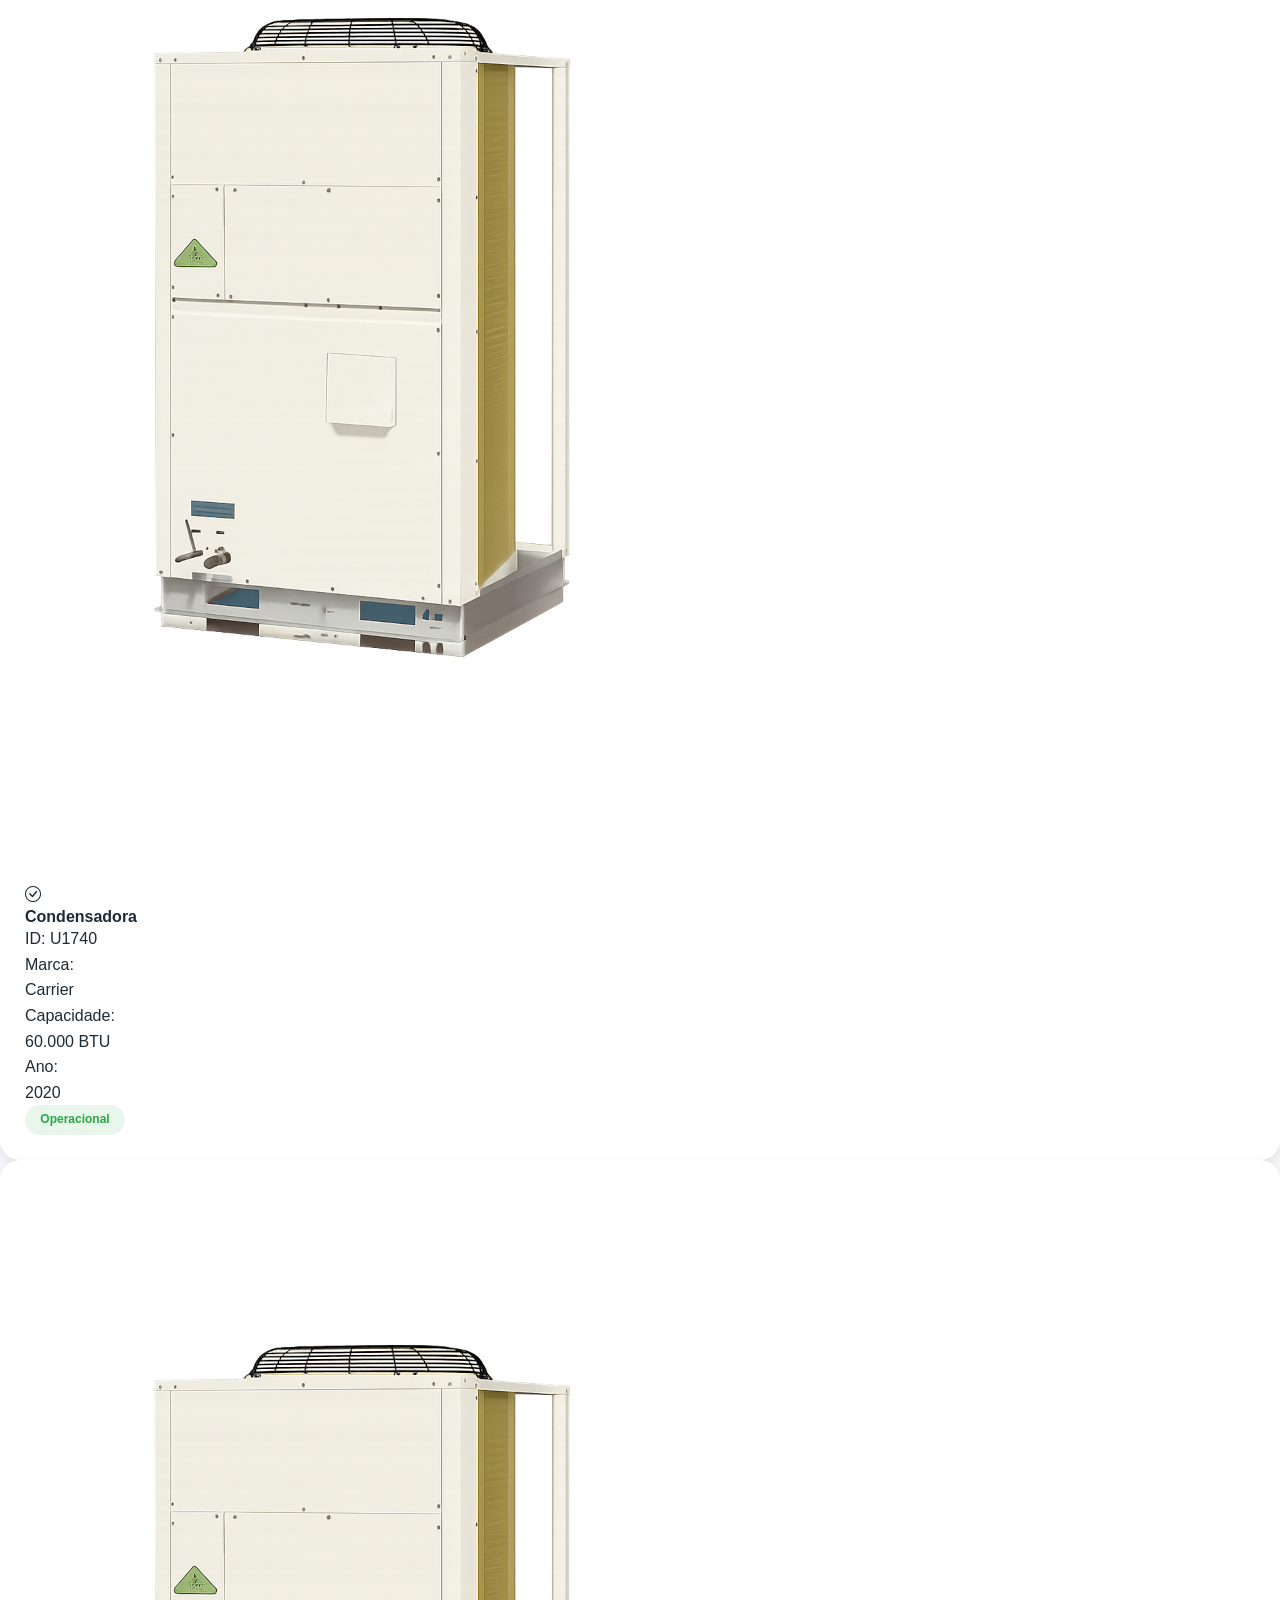
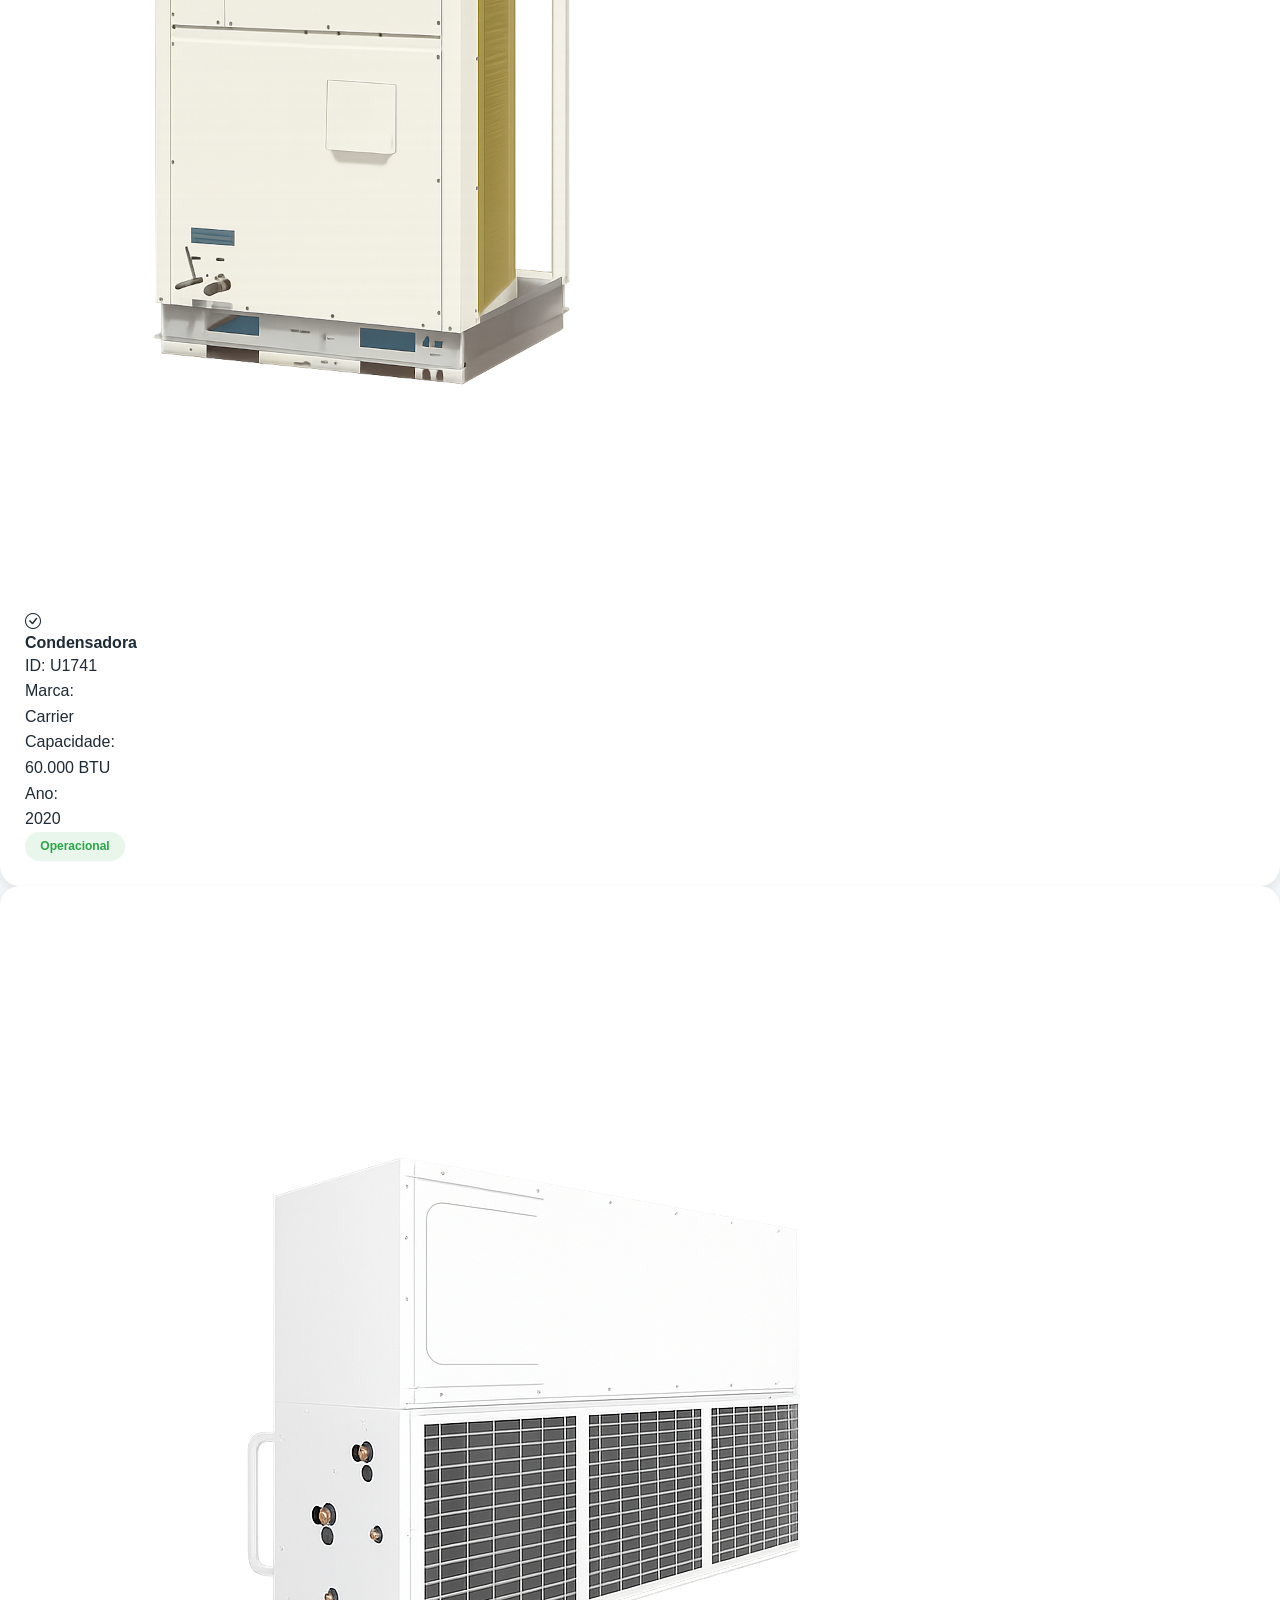
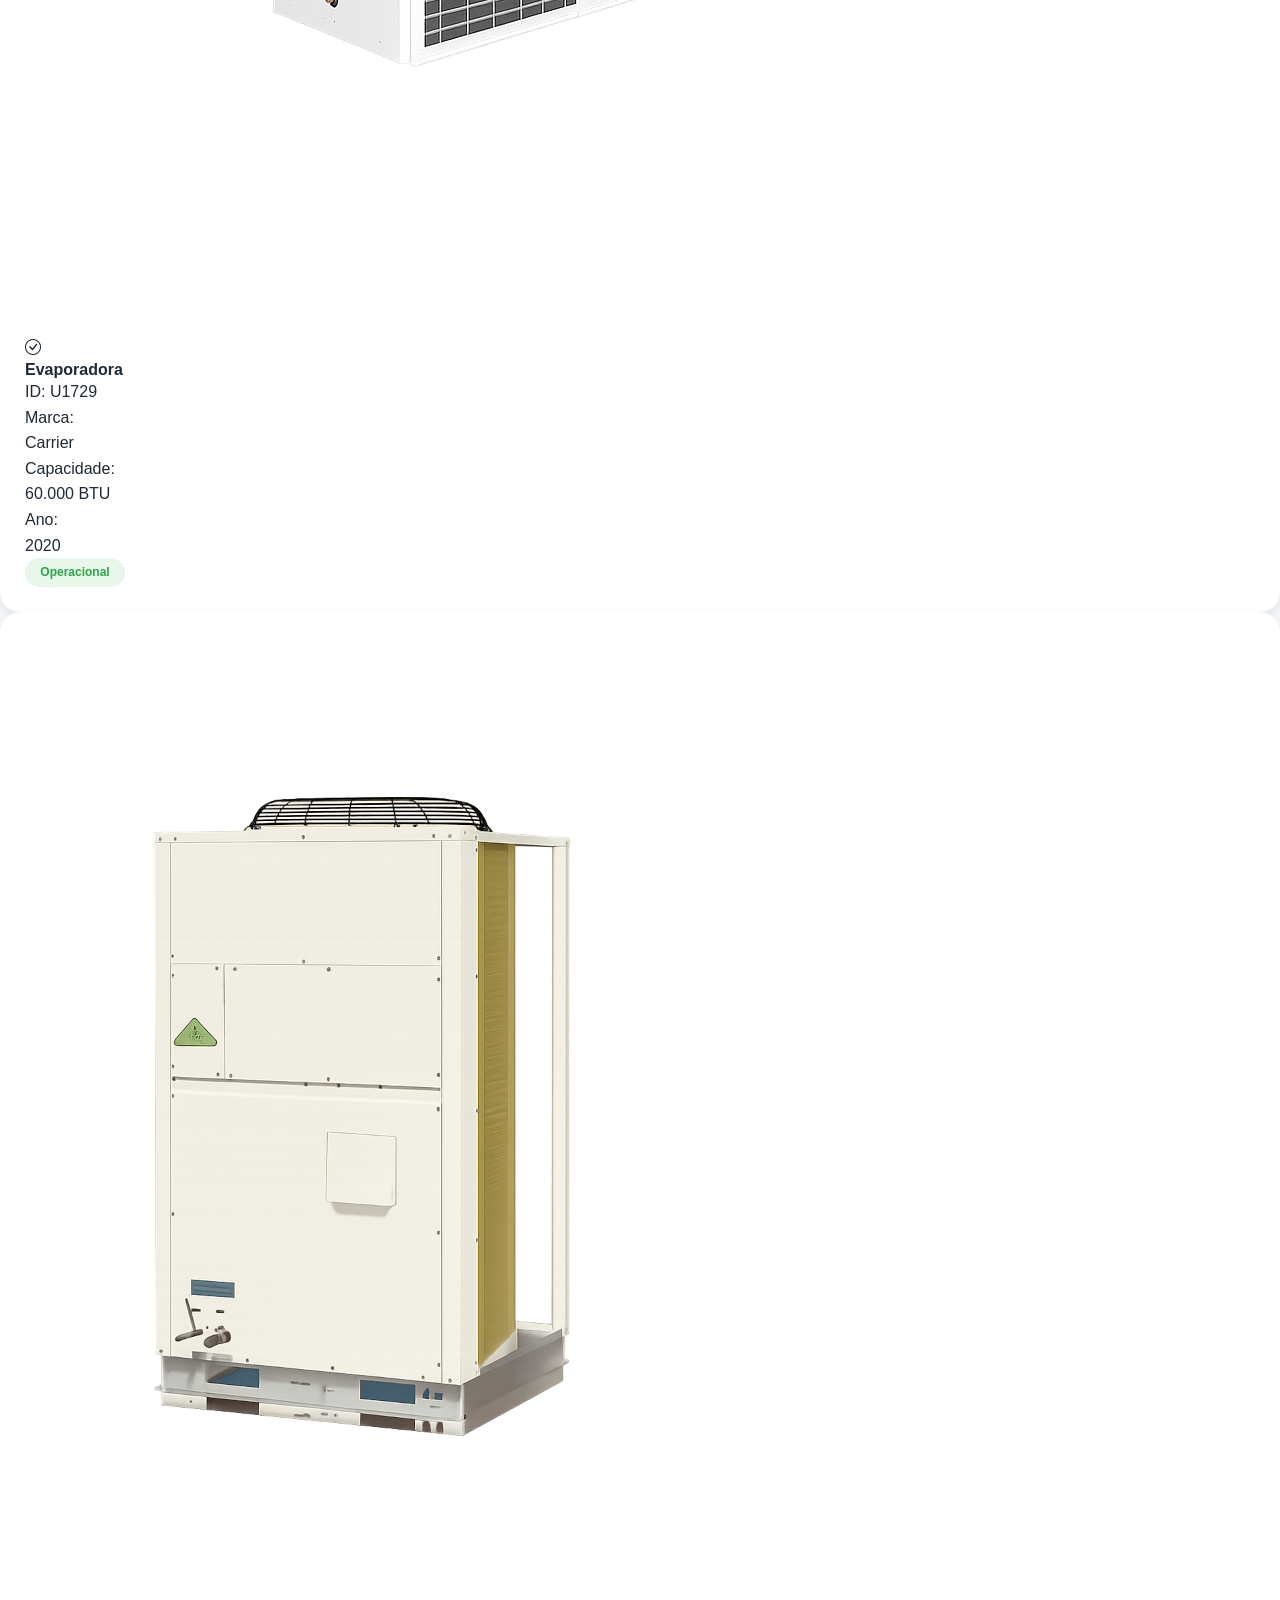
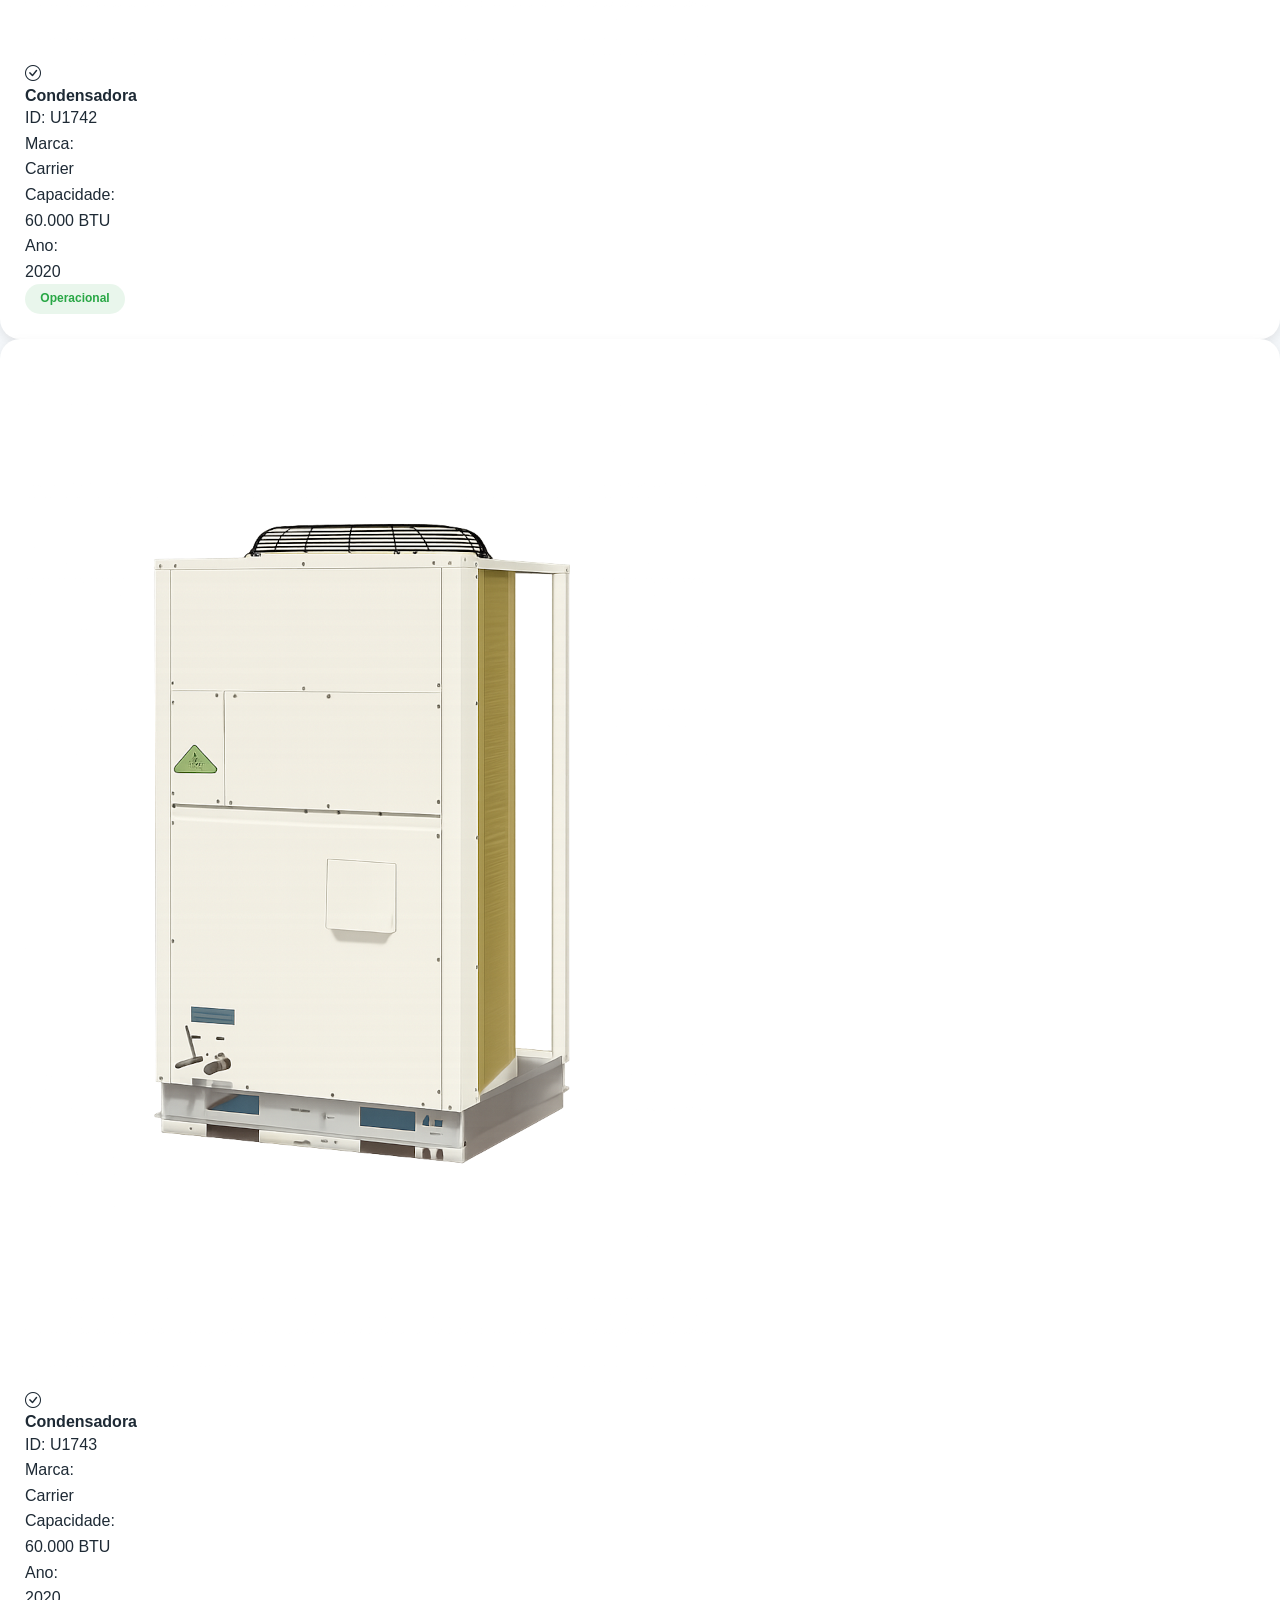
<file: pag-equip-365.html>
<!DOCTYPE html>
<html lang="pt-br">
<head>
    <meta charset="UTF-8">
    <meta name="viewport" content="width=device-width, initial-scale=1.0">
    <title>Equipamentos Loja 365</title>
    <link rel="stylesheet" href="css/style.css">
    <link rel="stylesheet" href="https://cdn.jsdelivr.net/npm/bootstrap-icons@1.11.3/font/bootstrap-icons.css">
</head>
<body>
    <div class="container">
        <div class="area-conteudo">
            <div class="conteudo-1">
                <div>
                    <a href="pagina-lojas.html" class="btn">
                        <i class="bi bi-arrow-left"></i> Voltar
                    </a>
                </div>
                <div class="monitoramento">
                    <h3>Status dos Equipamentos</h3>
                    <p>Monitoramento dos equipamentos</p>
                </div>
            </div>
            <div class="conteudo-2">
                <div class="circuito"> <!-- Circuito 1 -->
                    <div class="card-equip"><!-- Evaporadora -->
                        <div class="cx-img-evap">
                            <img src="imagens/evap-001.png" alt="" class="img-evap">
                        </div>
                        <!-- <i class="bi bi-check-circle icone icone-ok"></i> -->
                        <i class="bi bi-exclamation-circle icone icone-alerta"></i>
                        <!-- <i class="bi bi-wrench icone icone-manutencao"></i> -->
                        <!-- <i class="bi-dash-circle icone icone-parado"></i> -->
                        <div class="ident">
                            <h4>Evaporadora</h4>
                            <p>ID: U1734</p>
                        </div>
                        <div class="marca">
                            <p>Marca:</p>
                            <p>Carrier</p>
                        </div>
                        <div class="btu">
                            <p>Capacidade:</p>
                            <p>60.000 BTU</p>
                        </div>
                        <div class="ano">
                            <p>Ano:</p>
                            <p>2020</p>
                        </div>
                        <!-- <p class="operacional">Operacional</p> -->
                        <p class="alerta">Atenção</p>
                        <!-- <p class="manutencao">Manutenção</p> -->
                        <!-- <p class="parado">Parado</p> -->
                         <div class="info">
                            <p>Rolamento da voluta</p>
                         </div>
                    </div>
                    <div class="card-equip"><!-- COND 1 -->
                        <div class="cx-img-cond">
                            <img src="imagens/cond-005.png" alt="" class="img-cond">
                        </div>
                        <i class="bi bi-check-circle icone icone-ok"></i>
                        <!-- <i class="bi bi-exclamation-circle icone icone-alerta"></i> -->
                        <!-- <i class="bi bi-wrench icone icone-manutencao"></i> -->
                         <!-- <i class="bi-dash-circle icone icone-parado"></i> -->
                        <div class="ident">
                            <h4>Condensadora</h4>
                            <p>ID: U1736</p>
                        </div>
                        <div class="marca">
                            <p>Marca:</p>
                            <p>Carrier</p>
                        </div>
                        <div class="btu">
                            <p>Capacidade:</p>
                            <p>60.000 BTU</p>
                        </div>
                        <div class="ano">
                            <p>Ano:</p>
                            <p>2020</p>
                        </div>
                        <p class="operacional">Operacional</p>
                        <!-- <p class="alerta">Atenção</p> -->
                        <!--<p class="manutencao">Manutenção</p>-->
                        <!-- <p class="parado">Parado</p> -->
                    </div>
                    <div class="card-equip"><!-- COND 2 -->
                        <div class="cx-img-cond">
                            <img src="imagens/cond-005.png" alt="" class="img-cond">
                        </div>
                        <i class="bi bi-check-circle icone icone-ok"></i>
                        <!-- <i class="bi bi-exclamation-circle icone icone-alerta"></i> -->
                        <!-- <i class="bi bi-wrench icone icone-manutencao"></i> -->
                        <!-- <i class="bi-dash-circle icone icone-parado"></i> -->
                        <div class="ident">
                            <h4>Condensadora</h4>
                            <p>ID: U1737</p>
                        </div>
                        <div class="marca">
                            <p>Marca:</p>
                            <p>Carrier</p>
                        </div>
                        <div class="btu">
                            <p>Capacidade:</p>
                            <p>60.000 BTU</p>
                        </div>
                        <div class="ano">
                            <p>Ano:</p>
                            <p>2020</p>
                        </div>
                        <p class="operacional">Operacional</p>
                        <!-- <p class="alerta">Atenção</p> -->
                        <!--<p class="manutencao">Manutenção</p>-->
                        <!-- <p class="parado">Parado</p> -->
                    </div>
                </div>
                <div class="circuito"> <!-- Circuito 2 -->
                    <div class="card-equip"><!-- Evaporadora -->
                        <div class="cx-img-evap">
                            <img src="imagens/evap-001.png" alt="" class="img-evap">
                        </div>
                        <i class="bi bi-check-circle icone icone-ok"></i>
                        <!-- <i class="bi bi-exclamation-circle icone icone-alerta"></i> -->
                        <!-- <i class="bi bi-wrench icone icone-manutencao"></i> -->
                        <!-- <i class="bi-dash-circle icone icone-parado"></i> -->
                        <div class="ident">
                            <h4>Evaporadora</h4>
                            <p>ID: U1735</p>
                        </div>
                        <div class="marca">
                            <p>Marca:</p>
                            <p>Carrier</p>
                        </div>
                        <div class="btu">
                            <p>Capacidade:</p>
                            <p>60.000 BTU</p>
                        </div>
                        <div class="ano">
                            <p>Ano:</p>
                            <p>2020</p>
                        </div>
                        <p class="operacional">Operacional</p>
                        <!-- <p class="alerta">Atenção</p> -->
                        <!-- <p class="manutencao">Manutenção</p> -->
                        <!-- <p class="parado">Parado</p> -->
                    </div>
                    <div class="card-equip"><!-- COND 1 -->
                        <div class="cx-img-cond">
                            <img src="imagens/cond-005.png" alt="" class="img-cond">
                        </div>
                        <i class="bi bi-check-circle icone icone-ok"></i>
                        <!-- <i class="bi bi-exclamation-circle icone icone-alerta"></i> -->
                        <!-- <i class="bi bi-wrench icone icone-manutencao"></i> -->
                         <!-- <i class="bi-dash-circle icone icone-parado"></i> -->
                        <div class="ident">
                            <h4>Condensadora</h4>
                            <p>ID: U1738</p>
                        </div>
                        <div class="marca">
                            <p>Marca:</p>
                            <p>Carrier</p>
                        </div>
                        <div class="btu">
                            <p>Capacidade:</p>
                            <p>60.000 BTU</p>
                        </div>
                        <div class="ano">
                            <p>Ano:</p>
                            <p>2020</p>
                        </div>
                        <p class="operacional">Operacional</p>
                        <!-- <p class="alerta">Atenção</p> -->
                        <!--<p class="manutencao">Manutenção</p>-->
                        <!-- <p class="parado">Parado</p> -->
                    </div>
                    <div class="card-equip"><!-- COND 2 -->
                        <div class="cx-img-cond">
                            <img src="imagens/cond-005.png" alt="" class="img-cond">
                        </div>
                        <i class="bi bi-check-circle icone icone-ok"></i>
                        <!-- <i class="bi bi-exclamation-circle icone icone-alerta"></i> -->
                        <!-- <i class="bi bi-wrench icone icone-manutencao"></i> -->
                        <!-- <i class="bi-dash-circle icone icone-parado"></i> -->
                        <div class="ident">
                            <h4>Condensadora</h4>
                            <p>ID: U1739</p>
                        </div>
                        <div class="marca">
                            <p>Marca:</p>
                            <p>Carrier</p>
                        </div>
                        <div class="btu">
                            <p>Capacidade:</p>
                            <p>60.000 BTU</p>
                        </div>
                        <div class="ano">
                            <p>Ano:</p>
                            <p>2020</p>
                        </div>
                        <p class="operacional">Operacional</p>
                        <!-- <p class="alerta">Atenção</p> -->
                        <!--<p class="manutencao">Manutenção</p>-->
                        <!-- <p class="parado">Parado</p> -->
                    </div>
                </div>
                <div class="circuito"> <!-- Circuito 3 -->
                    <div class="card-equip"><!-- Evaporadora -->
                        <div class="cx-img-evap">
                            <img src="imagens/evap-001.png" alt="" class="img-evap">
                        </div>
                        <i class="bi bi-check-circle icone icone-ok"></i>
                        <!-- <i class="bi bi-exclamation-circle icone icone-alerta"></i> -->
                        <!-- <i class="bi bi-wrench icone icone-manutencao"></i> -->
                        <!-- <i class="bi-dash-circle icone icone-parado"></i> -->
                        <div class="ident">
                            <h4>Evaporadora</h4>
                            <p>ID: U1728</p>
                        </div>
                        <div class="marca">
                            <p>Marca:</p>
                            <p>Carrier</p>
                        </div>
                        <div class="btu">
                            <p>Capacidade:</p>
                            <p>60.000 BTU</p>
                        </div>
                        <div class="ano">
                            <p>Ano:</p>
                            <p>2020</p>
                        </div>
                        <p class="operacional">Operacional</p>
                        <!-- <p class="alerta">Atenção</p> -->
                        <!-- <p class="manutencao">Manutenção</p> -->
                        <!-- <p class="parado">Parado</p> -->
                    </div>
                    <div class="card-equip"><!-- COND 1 -->
                        <div class="cx-img-cond">
                            <img src="imagens/cond-005.png" alt="" class="img-cond">
                        </div>
                        <i class="bi bi-check-circle icone icone-ok"></i>
                        <!-- <i class="bi bi-exclamation-circle icone icone-alerta"></i> -->
                        <!-- <i class="bi bi-wrench icone icone-manutencao"></i> -->
                         <!-- <i class="bi-dash-circle icone icone-parado"></i> -->
                        <div class="ident">
                            <h4>Condensadora</h4>
                            <p>ID: U1740</p>
                        </div>
                        <div class="marca">
                            <p>Marca:</p>
                            <p>Carrier</p>
                        </div>
                        <div class="btu">
                            <p>Capacidade:</p>
                            <p>60.000 BTU</p>
                        </div>
                        <div class="ano">
                            <p>Ano:</p>
                            <p>2020</p>
                        </div>
                        <p class="operacional">Operacional</p>
                        <!-- <p class="alerta">Atenção</p> -->
                        <!--<p class="manutencao">Manutenção</p>-->
                        <!-- <p class="parado">Parado</p> -->
                    </div>
                    <div class="card-equip"><!-- COND 2 -->
                        <div class="cx-img-cond">
                            <img src="imagens/cond-005.png" alt="" class="img-cond">
                        </div>
                        <i class="bi bi-check-circle icone icone-ok"></i>
                        <!-- <i class="bi bi-exclamation-circle icone icone-alerta"></i> -->
                        <!-- <i class="bi bi-wrench icone icone-manutencao"></i> -->
                        <!-- <i class="bi-dash-circle icone icone-parado"></i> -->
                        <div class="ident">
                            <h4>Condensadora</h4>
                            <p>ID: U1741</p>
                        </div>
                        <div class="marca">
                            <p>Marca:</p>
                            <p>Carrier</p>
                        </div>
                        <div class="btu">
                            <p>Capacidade:</p>
                            <p>60.000 BTU</p>
                        </div>
                        <div class="ano">
                            <p>Ano:</p>
                            <p>2020</p>
                        </div>
                        <p class="operacional">Operacional</p>
                        <!-- <p class="alerta">Atenção</p> -->
                        <!--<p class="manutencao">Manutenção</p>-->
                        <!-- <p class="parado">Parado</p> -->
                    </div>
                </div>
                <div class="circuito"> <!-- Circuito 4 -->
                    <div class="card-equip"><!-- Evaporadora -->
                        <div class="cx-img-evap">
                            <img src="imagens/evap-001.png" alt="" class="img-evap">
                        </div>
                        <i class="bi bi-check-circle icone icone-ok"></i>
                        <!-- <i class="bi bi-exclamation-circle icone icone-alerta"></i> -->
                        <!-- <i class="bi bi-wrench icone icone-manutencao"></i> -->
                        <!-- <i class="bi-dash-circle icone icone-parado"></i> -->
                        <div class="ident">
                            <h4>Evaporadora</h4>
                            <p>ID: U1729</p>
                        </div>
                        <div class="marca">
                            <p>Marca:</p>
                            <p>Carrier</p>
                        </div>
                        <div class="btu">
                            <p>Capacidade:</p>
                            <p>60.000 BTU</p>
                        </div>
                        <div class="ano">
                            <p>Ano:</p>
                            <p>2020</p>
                        </div>
                        <p class="operacional">Operacional</p>
                        <!-- <p class="alerta">Atenção</p> -->
                        <!-- <p class="manutencao">Manutenção</p> -->
                        <!-- <p class="parado">Parado</p> -->
                    </div>
                    <div class="card-equip"><!-- COND 1 -->
                        <div class="cx-img-cond">
                            <img src="imagens/cond-005.png" alt="" class="img-cond">
                        </div>
                        <i class="bi bi-check-circle icone icone-ok"></i>
                        <!-- <i class="bi bi-exclamation-circle icone icone-alerta"></i> -->
                        <!-- <i class="bi bi-wrench icone icone-manutencao"></i> -->
                         <!-- <i class="bi-dash-circle icone icone-parado"></i> -->
                        <div class="ident">
                            <h4>Condensadora</h4>
                            <p>ID: U1742</p>
                        </div>
                        <div class="marca">
                            <p>Marca:</p>
                            <p>Carrier</p>
                        </div>
                        <div class="btu">
                            <p>Capacidade:</p>
                            <p>60.000 BTU</p>
                        </div>
                        <div class="ano">
                            <p>Ano:</p>
                            <p>2020</p>
                        </div>
                        <p class="operacional">Operacional</p>
                        <!-- <p class="alerta">Atenção</p> -->
                        <!--<p class="manutencao">Manutenção</p>-->
                        <!-- <p class="parado">Parado</p> -->
                    </div>
                    <div class="card-equip"><!-- COND 2 -->
                        <div class="cx-img-cond">
                            <img src="imagens/cond-005.png" alt="" class="img-cond">
                        </div>
                        <i class="bi bi-check-circle icone icone-ok"></i>
                        <!-- <i class="bi bi-exclamation-circle icone icone-alerta"></i> -->
                        <!-- <i class="bi bi-wrench icone icone-manutencao"></i> -->
                        <!-- <i class="bi-dash-circle icone icone-parado"></i> -->
                        <div class="ident">
                            <h4>Condensadora</h4>
                            <p>ID: U1743</p>
                        </div>
                        <div class="marca">
                            <p>Marca:</p>
                            <p>Carrier</p>
                        </div>
                        <div class="btu">
                            <p>Capacidade:</p>
                            <p>60.000 BTU</p>
                        </div>
                        <div class="ano">
                            <p>Ano:</p>
                            <p>2020</p>
                        </div>
                        <p class="operacional">Operacional</p>
                        <!-- <p class="alerta">Atenção</p> -->
                        <!--<p class="manutencao">Manutenção</p>-->
                        <!-- <p class="parado">Parado</p> -->
                    </div>
                </div>
                <div class="circuito"> <!-- Circuito 5 -->
                    <div class="card-equip"><!-- Evaporadora -->
                        <div class="cx-img-evap">
                            <img src="imagens/evap-001.png" alt="" class="img-evap">
                        </div>
                        <i class="bi bi-check-circle icone icone-ok"></i>
                        <!-- <i class="bi bi-exclamation-circle icone icone-alerta"></i> -->
                        <!-- <i class="bi bi-wrench icone icone-manutencao"></i> -->
                        <!-- <i class="bi-dash-circle icone icone-parado"></i> -->
                        <div class="ident">
                            <h4>Evaporadora</h4>
                            <p>ID: U1730</p>
                        </div>
                        <div class="marca">
                            <p>Marca:</p>
                            <p>Carrier</p>
                        </div>
                        <div class="btu">
                            <p>Capacidade:</p>
                            <p>60.000 BTU</p>
                        </div>
                        <div class="ano">
                            <p>Ano:</p>
                            <p>2020</p>
                        </div>
                        <p class="operacional">Operacional</p>
                        <!-- <p class="alerta">Atenção</p> -->
                        <!-- <p class="manutencao">Manutenção</p> -->
                        <!-- <p class="parado">Parado</p> -->
                    </div>
                    <div class="card-equip"><!-- COND 1 -->
                        <div class="cx-img-cond">
                            <img src="imagens/cond-005.png" alt="" class="img-cond">
                        </div>
                        <i class="bi bi-check-circle icone icone-ok"></i>
                        <!-- <i class="bi bi-exclamation-circle icone icone-alerta"></i> -->
                        <!-- <i class="bi bi-wrench icone icone-manutencao"></i> -->
                         <!-- <i class="bi-dash-circle icone icone-parado"></i> -->
                        <div class="ident">
                            <h4>Condensadora</h4>
                            <p>ID: U1744</p>
                        </div>
                        <div class="marca">
                            <p>Marca:</p>
                            <p>Carrier</p>
                        </div>
                        <div class="btu">
                            <p>Capacidade:</p>
                            <p>60.000 BTU</p>
                        </div>
                        <div class="ano">
                            <p>Ano:</p>
                            <p>2020</p>
                        </div>
                        <p class="operacional">Operacional</p>
                        <!-- <p class="alerta">Atenção</p> -->
                        <!--<p class="manutencao">Manutenção</p>-->
                        <!-- <p class="parado">Parado</p> -->
                    </div>
                    <div class="card-equip"><!-- COND 2 -->
                        <div class="cx-img-cond">
                            <img src="imagens/cond-005.png" alt="" class="img-cond">
                        </div>
                        <i class="bi bi-check-circle icone icone-ok"></i>
                        <!-- <i class="bi bi-exclamation-circle icone icone-alerta"></i> -->
                        <!-- <i class="bi bi-wrench icone icone-manutencao"></i> -->
                        <!-- <i class="bi-dash-circle icone icone-parado"></i> -->
                        <div class="ident">
                            <h4>Condensadora</h4>
                            <p>ID: U1745</p>
                        </div>
                        <div class="marca">
                            <p>Marca:</p>
                            <p>Carrier</p>
                        </div>
                        <div class="btu">
                            <p>Capacidade:</p>
                            <p>60.000 BTU</p>
                        </div>
                        <div class="ano">
                            <p>Ano:</p>
                            <p>2020</p>
                        </div>
                        <p class="operacional">Operacional</p>
                        <!-- <p class="alerta">Atenção</p> -->
                        <!--<p class="manutencao">Manutenção</p>-->
                        <!-- <p class="parado">Parado</p> -->
                    </div>
                </div>
                <div class="circuito"> <!-- Circuito 6 -->
                    <div class="card-equip"><!-- Evaporadora -->
                        <div class="cx-img-evap">
                            <img src="imagens/evap-001.png" alt="" class="img-evap">
                        </div>
                        <i class="bi bi-check-circle icone icone-ok"></i>
                        <!-- <i class="bi bi-exclamation-circle icone icone-alerta"></i> -->
                        <!-- <i class="bi bi-wrench icone icone-manutencao"></i> -->
                        <!-- <i class="bi-dash-circle icone icone-parado"></i> -->
                        <div class="ident">
                            <h4>Evaporadora</h4>
                            <p>ID: U1731</p>
                        </div>
                        <div class="marca">
                            <p>Marca:</p>
                            <p>Carrier</p>
                        </div>
                        <div class="btu">
                            <p>Capacidade:</p>
                            <p>60.000 BTU</p>
                        </div>
                        <div class="ano">
                            <p>Ano:</p>
                            <p>2020</p>
                        </div>
                        <p class="operacional">Operacional</p>
                        <!-- <p class="alerta">Atenção</p> -->
                        <!-- <p class="manutencao">Manutenção</p> -->
                        <!-- <p class="parado">Parado</p> -->
                    </div>
                    <div class="card-equip"><!-- COND 1 -->
                        <div class="cx-img-cond">
                            <img src="imagens/cond-005.png" alt="" class="img-cond">
                        </div>
                        <i class="bi bi-check-circle icone icone-ok"></i>
                        <!-- <i class="bi bi-exclamation-circle icone icone-alerta"></i> -->
                        <!-- <i class="bi bi-wrench icone icone-manutencao"></i> -->
                         <!-- <i class="bi-dash-circle icone icone-parado"></i> -->
                        <div class="ident">
                            <h4>Condensadora</h4>
                            <p>ID: U1746</p>
                        </div>
                        <div class="marca">
                            <p>Marca:</p>
                            <p>Carrier</p>
                        </div>
                        <div class="btu">
                            <p>Capacidade:</p>
                            <p>60.000 BTU</p>
                        </div>
                        <div class="ano">
                            <p>Ano:</p>
                            <p>2020</p>
                        </div>
                        <p class="operacional">Operacional</p>
                        <!-- <p class="alerta">Atenção</p> -->
                        <!--<p class="manutencao">Manutenção</p>-->
                        <!-- <p class="parado">Parado</p> -->
                    </div>
                    <div class="card-equip"><!-- COND 2 -->
                        <div class="cx-img-cond">
                            <img src="imagens/cond-005.png" alt="" class="img-cond">
                        </div>
                        <i class="bi bi-check-circle icone icone-ok"></i>
                        <!-- <i class="bi bi-exclamation-circle icone icone-alerta"></i> -->
                        <!-- <i class="bi bi-wrench icone icone-manutencao"></i> -->
                        <!-- <i class="bi-dash-circle icone icone-parado"></i> -->
                        <div class="ident">
                            <h4>Condensadora</h4>
                            <p>ID: U1747</p>
                        </div>
                        <div class="marca">
                            <p>Marca:</p>
                            <p>Carrier</p>
                        </div>
                        <div class="btu">
                            <p>Capacidade:</p>
                            <p>60.000 BTU</p>
                        </div>
                        <div class="ano">
                            <p>Ano:</p>
                            <p>2020</p>
                        </div>
                        <p class="operacional">Operacional</p>
                        <!-- <p class="alerta">Atenção</p> -->
                        <!--<p class="manutencao">Manutenção</p>-->
                        <!-- <p class="parado">Parado</p> -->
                    </div>
                </div>
                <div class="circuito"> <!-- Circuito 7 -->
                    <div class="card-equip"><!-- Evaporadora -->
                        <div class="cx-img-evap">
                            <img src="imagens/evap-001.png" alt="" class="img-evap">
                        </div>
                        <i class="bi bi-check-circle icone icone-ok"></i>
                        <!-- <i class="bi bi-exclamation-circle icone icone-alerta"></i> -->
                        <!-- <i class="bi bi-wrench icone icone-manutencao"></i> -->
                        <!-- <i class="bi-dash-circle icone icone-parado"></i> -->
                        <div class="ident">
                            <h4>Evaporadora</h4>
                            <p>ID: U1732</p>
                        </div>
                        <div class="marca">
                            <p>Marca:</p>
                            <p>Carrier</p>
                        </div>
                        <div class="btu">
                            <p>Capacidade:</p>
                            <p>60.000 BTU</p>
                        </div>
                        <div class="ano">
                            <p>Ano:</p>
                            <p>2020</p>
                        </div>
                        <p class="operacional">Operacional</p>
                        <!-- <p class="alerta">Atenção</p> -->
                        <!-- <p class="manutencao">Manutenção</p> -->
                        <!-- <p class="parado">Parado</p> -->
                    </div>
                    <div class="card-equip"><!-- COND 1 -->
                        <div class="cx-img-cond">
                            <img src="imagens/cond-005.png" alt="" class="img-cond">
                        </div>
                        <i class="bi bi-check-circle icone icone-ok"></i>
                        <!-- <i class="bi bi-exclamation-circle icone icone-alerta"></i> -->
                        <!-- <i class="bi bi-wrench icone icone-manutencao"></i> -->
                         <!-- <i class="bi-dash-circle icone icone-parado"></i> -->
                        <div class="ident">
                            <h4>Condensadora</h4>
                            <p>ID: U1748</p>
                        </div>
                        <div class="marca">
                            <p>Marca:</p>
                            <p>Carrier</p>
                        </div>
                        <div class="btu">
                            <p>Capacidade:</p>
                            <p>60.000 BTU</p>
                        </div>
                        <div class="ano">
                            <p>Ano:</p>
                            <p>2020</p>
                        </div>
                        <p class="operacional">Operacional</p>
                        <!-- <p class="alerta">Atenção</p> -->
                        <!--<p class="manutencao">Manutenção</p>-->
                        <!-- <p class="parado">Parado</p> -->
                    </div>
                    <div class="card-equip"><!-- COND 2 -->
                        <div class="cx-img-cond">
                            <img src="imagens/cond-005.png" alt="" class="img-cond">
                        </div>
                        <i class="bi bi-check-circle icone icone-ok"></i>
                        <!-- <i class="bi bi-exclamation-circle icone icone-alerta"></i> -->
                        <!-- <i class="bi bi-wrench icone icone-manutencao"></i> -->
                        <!-- <i class="bi-dash-circle icone icone-parado"></i> -->
                        <div class="ident">
                            <h4>Condensadora</h4>
                            <p>ID: U1749</p>
                        </div>
                        <div class="marca">
                            <p>Marca:</p>
                            <p>Carrier</p>
                        </div>
                        <div class="btu">
                            <p>Capacidade:</p>
                            <p>60.000 BTU</p>
                        </div>
                        <div class="ano">
                            <p>Ano:</p>
                            <p>2020</p>
                        </div>
                        <p class="operacional">Operacional</p>
                        <!-- <p class="alerta">Atenção</p> -->
                        <!--<p class="manutencao">Manutenção</p>-->
                        <!-- <p class="parado">Parado</p> -->
                    </div>
                </div>
                <div class="circuito"> <!-- Circuito 8 -->
                    <div class="card-equip"><!-- Evaporadora -->
                        <div class="cx-img-evap">
                            <img src="imagens/evap-001.png" alt="" class="img-evap">
                        </div>
                        <i class="bi bi-check-circle icone icone-ok"></i>
                        <!-- <i class="bi bi-exclamation-circle icone icone-alerta"></i> -->
                        <!-- <i class="bi bi-wrench icone icone-manutencao"></i> -->
                        <!-- <i class="bi-dash-circle icone icone-parado"></i> -->
                        <div class="ident">
                            <h4>Evaporadora</h4>
                            <p>ID: U1733</p>
                        </div>
                        <div class="marca">
                            <p>Marca:</p>
                            <p>Carrier</p>
                        </div>
                        <div class="btu">
                            <p>Capacidade:</p>
                            <p>60.000 BTU</p>
                        </div>
                        <div class="ano">
                            <p>Ano:</p>
                            <p>2020</p>
                        </div>
                        <p class="operacional">Operacional</p>
                        <!-- <p class="alerta">Atenção</p> -->
                        <!-- <p class="manutencao">Manutenção</p> -->
                        <!-- <p class="parado">Parado</p> -->
                    </div>
                    <div class="card-equip"><!-- COND 1 -->
                        <div class="cx-img-cond">
                            <img src="imagens/cond-005.png" alt="" class="img-cond">
                        </div>
                        <i class="bi bi-check-circle icone icone-ok"></i>
                        <!-- <i class="bi bi-exclamation-circle icone icone-alerta"></i> -->
                        <!-- <i class="bi bi-wrench icone icone-manutencao"></i> -->
                         <!-- <i class="bi-dash-circle icone icone-parado"></i> -->
                        <div class="ident">
                            <h4>Condensadora</h4>
                            <p>ID: U1436</p>
                        </div>
                        <div class="marca">
                            <p>Marca:</p>
                            <p>Carrier</p>
                        </div>
                        <div class="btu">
                            <p>Capacidade:</p>
                            <p>60.000 BTU</p>
                        </div>
                        <div class="ano">
                            <p>Ano:</p>
                            <p>2020</p>
                        </div>
                        <p class="operacional">Operacional</p>
                        <!-- <p class="alerta">Atenção</p> -->
                        <!--<p class="manutencao">Manutenção</p>-->
                        <!-- <p class="parado">Parado</p> -->
                    </div>
                    <div class="card-equip"><!-- COND 2 -->
                        <div class="cx-img-cond">
                            <img src="imagens/cond-005.png" alt="" class="img-cond">
                        </div>
                        <i class="bi bi-check-circle icone icone-ok"></i>
                        <!-- <i class="bi bi-exclamation-circle icone icone-alerta"></i> -->
                        <!-- <i class="bi bi-wrench icone icone-manutencao"></i> -->
                        <!-- <i class="bi-dash-circle icone icone-parado"></i> -->
                        <div class="ident">
                            <h4>Condensadora</h4>
                            <p>ID: U1750</p>
                        </div>
                        <div class="marca">
                            <p>Marca:</p>
                            <p>Carrier</p>
                        </div>
                        <div class="btu">
                            <p>Capacidade:</p>
                            <p>60.000 BTU</p>
                        </div>
                        <div class="ano">
                            <p>Ano:</p>
                            <p>2020</p>
                        </div>
                        <p class="operacional">Operacional</p>
                        <!-- <p class="alerta">Atenção</p> -->
                        <!--<p class="manutencao">Manutenção</p>-->
                        <!-- <p class="parado">Parado</p> -->
                    </div>
                </div>
            </div>
        </div>
    </div>
</body>
</html>
</file>
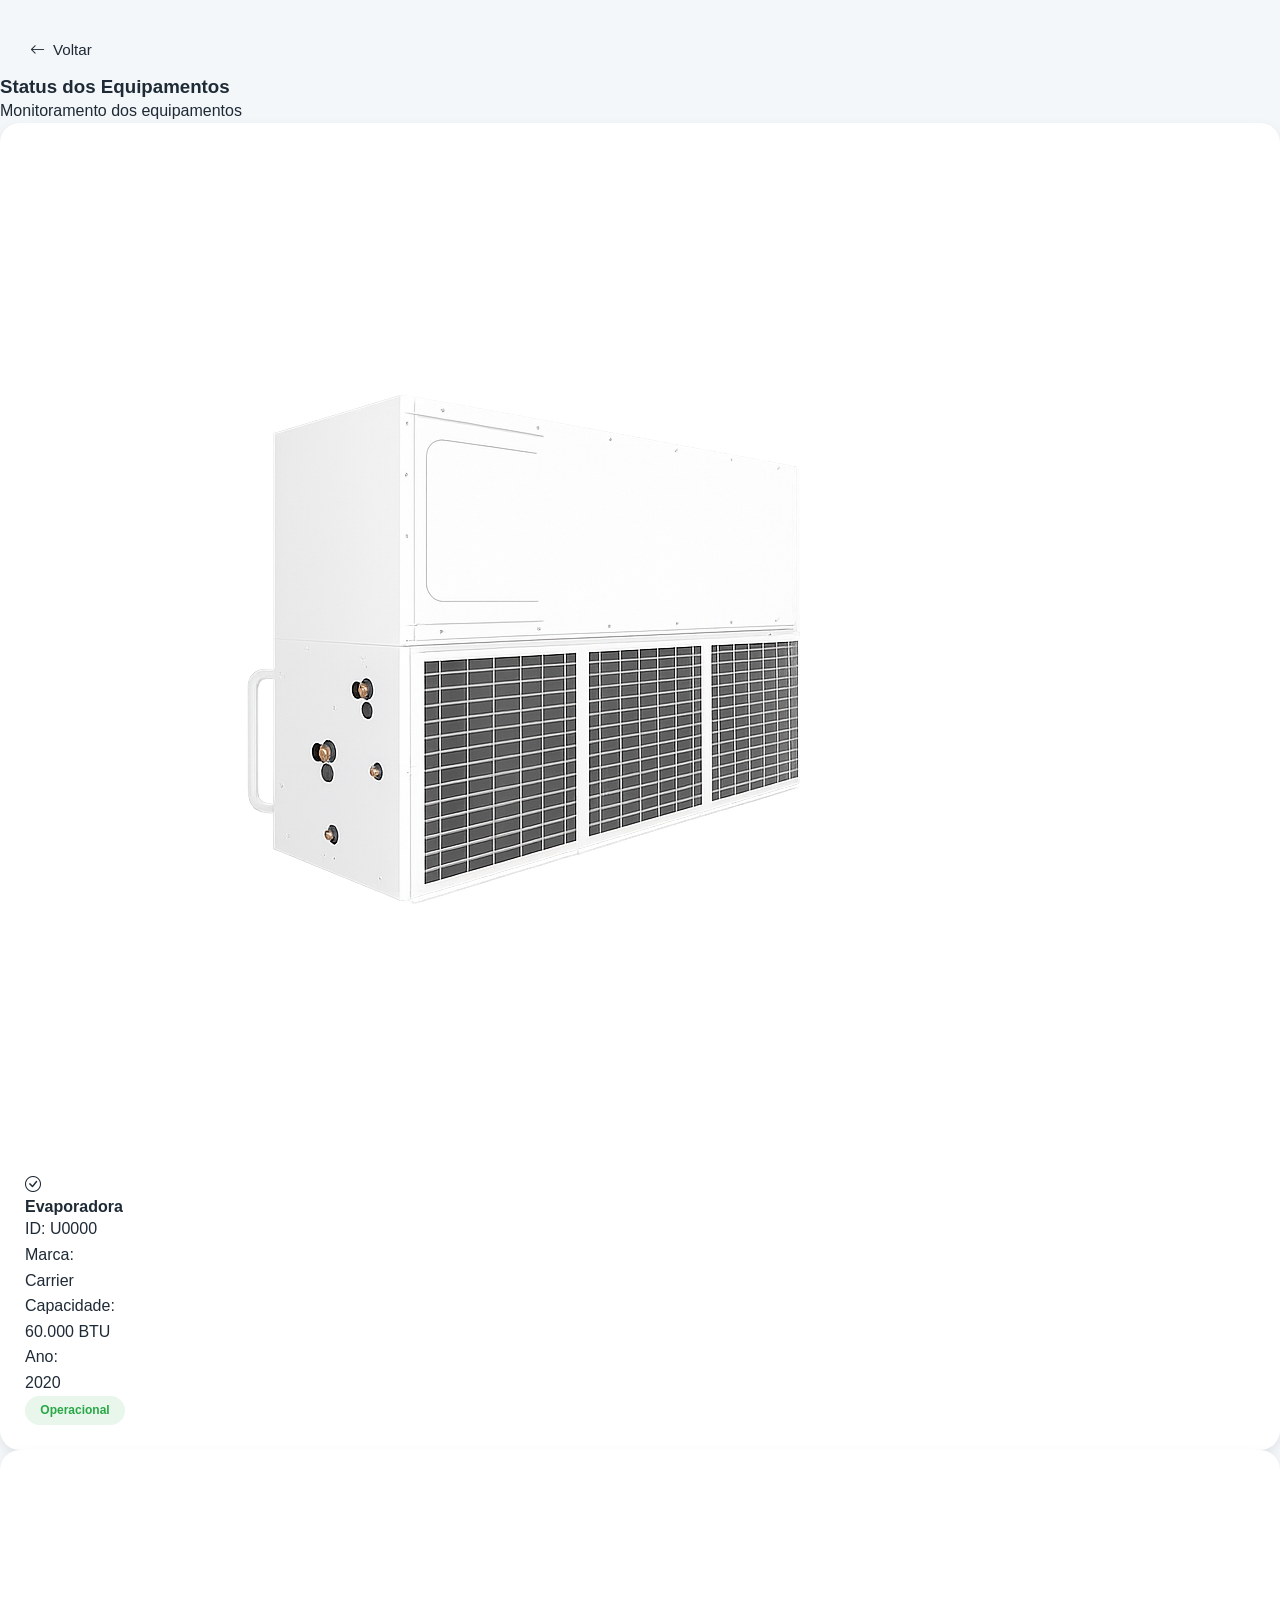
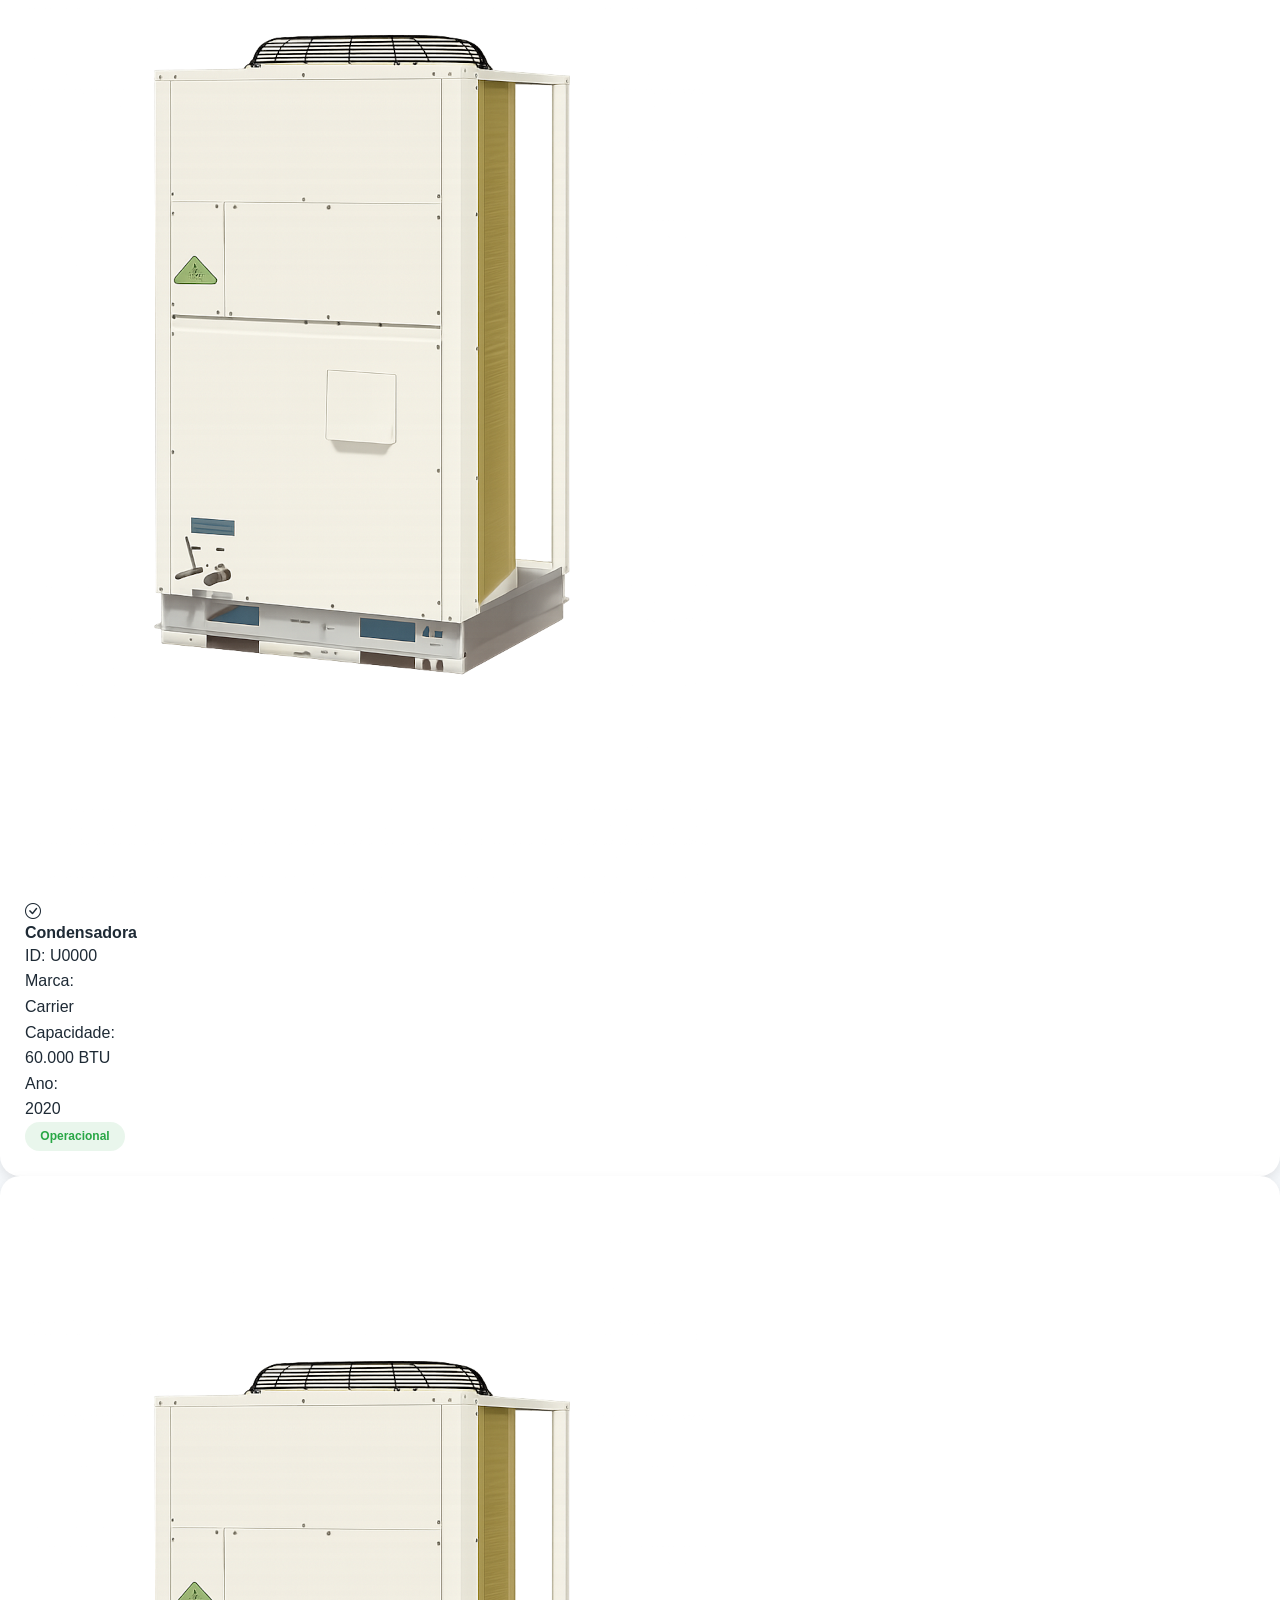
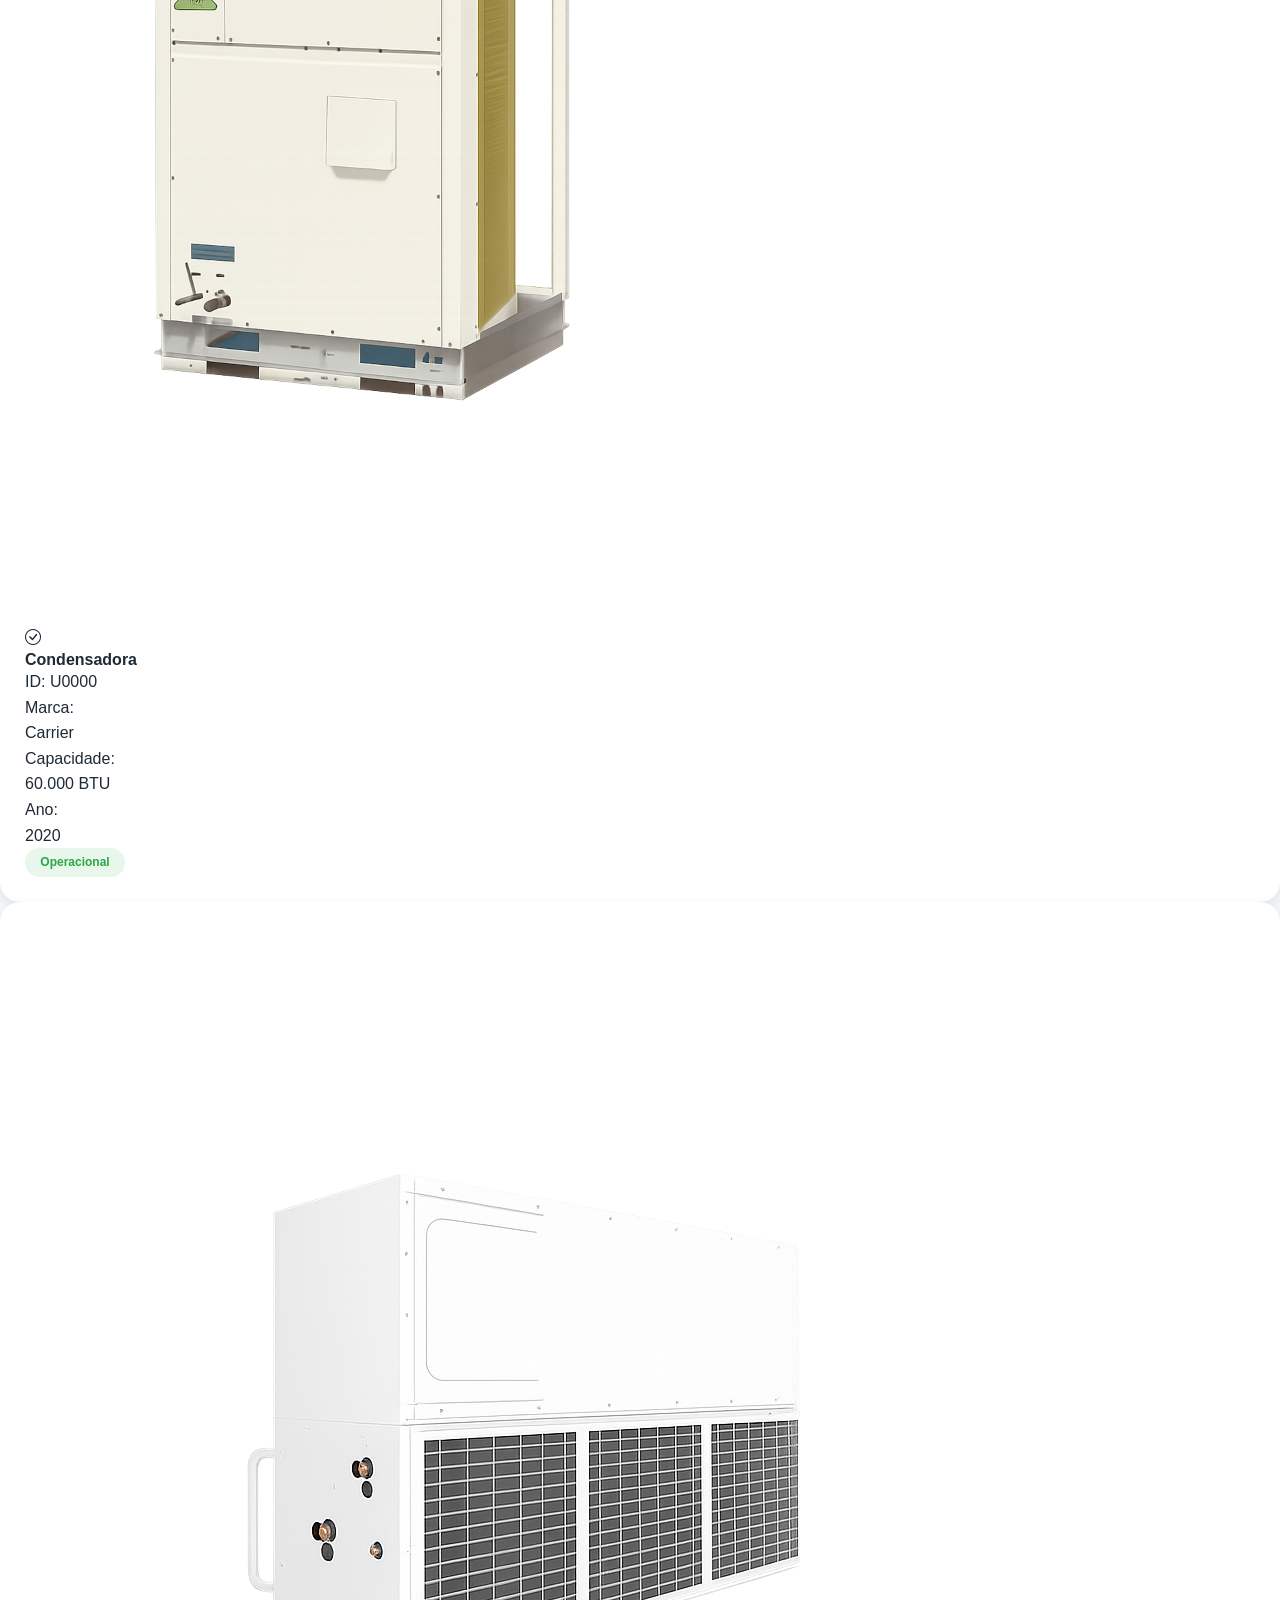
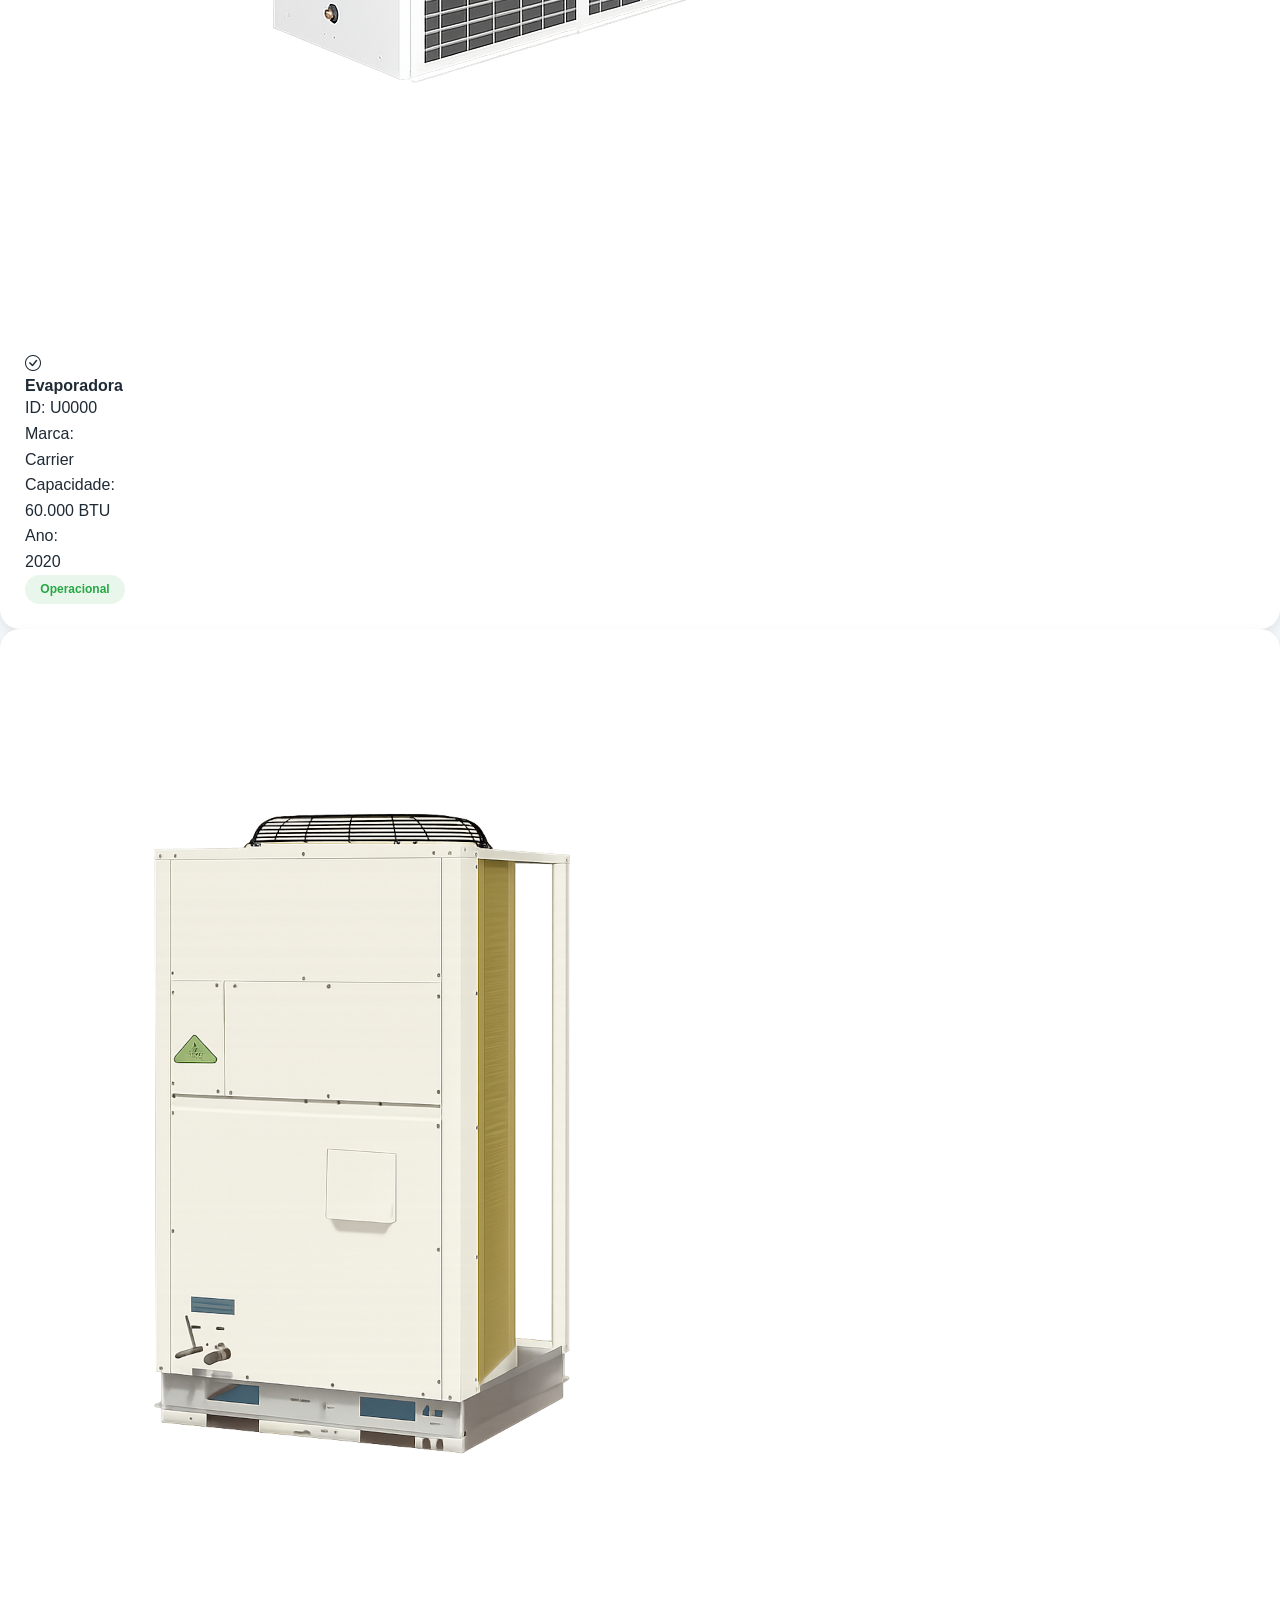
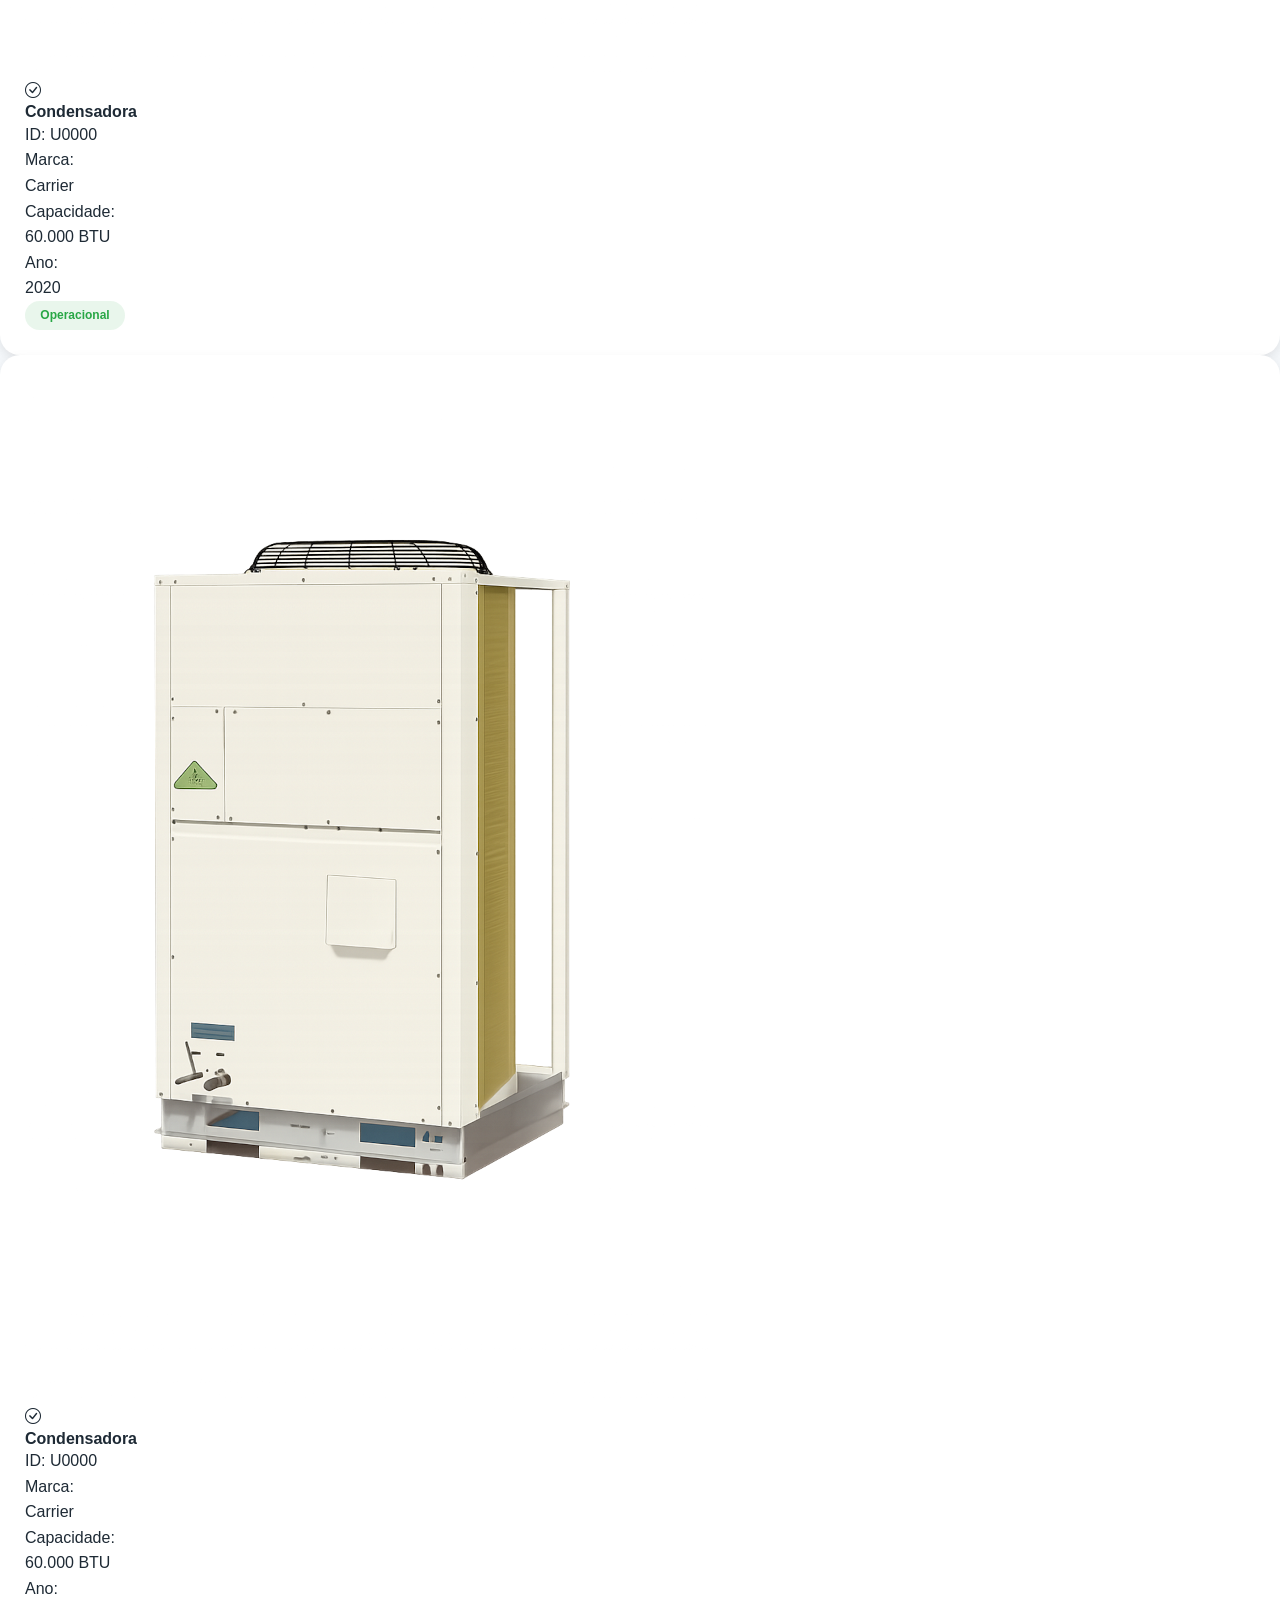
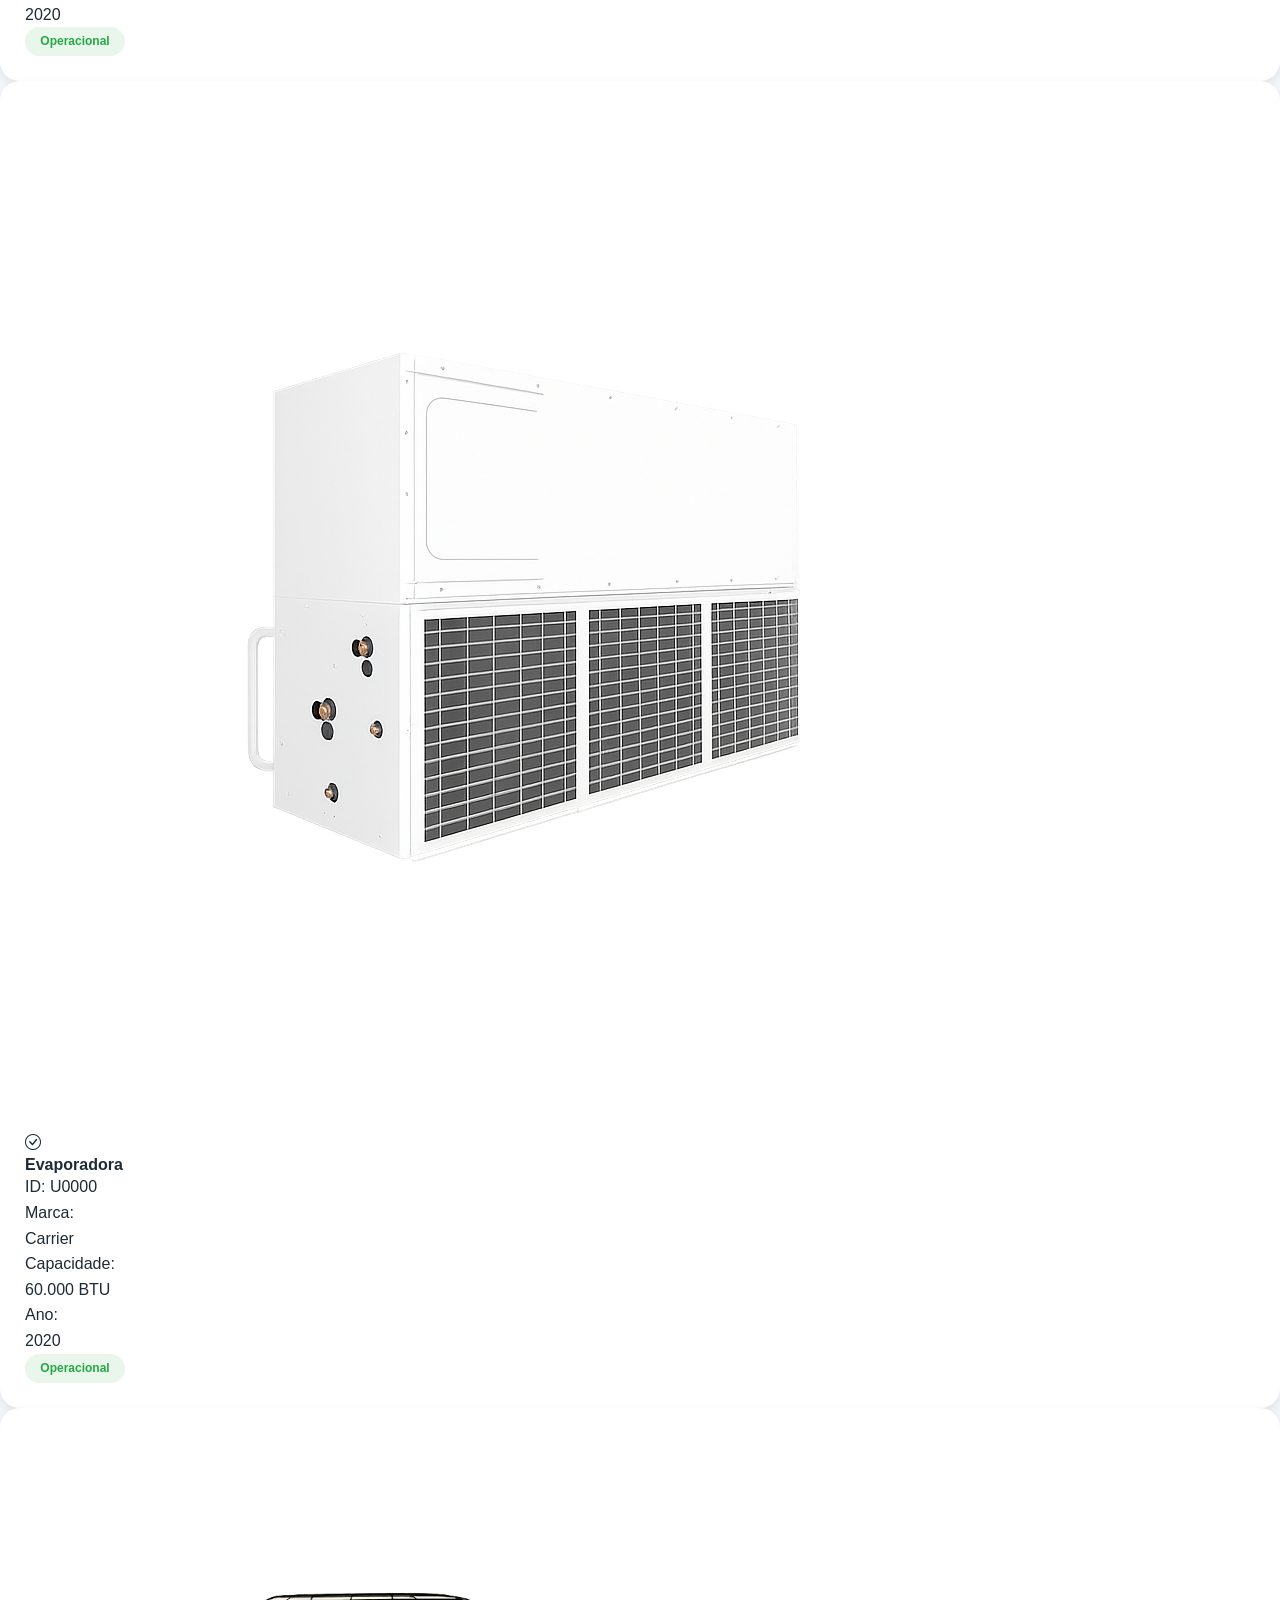
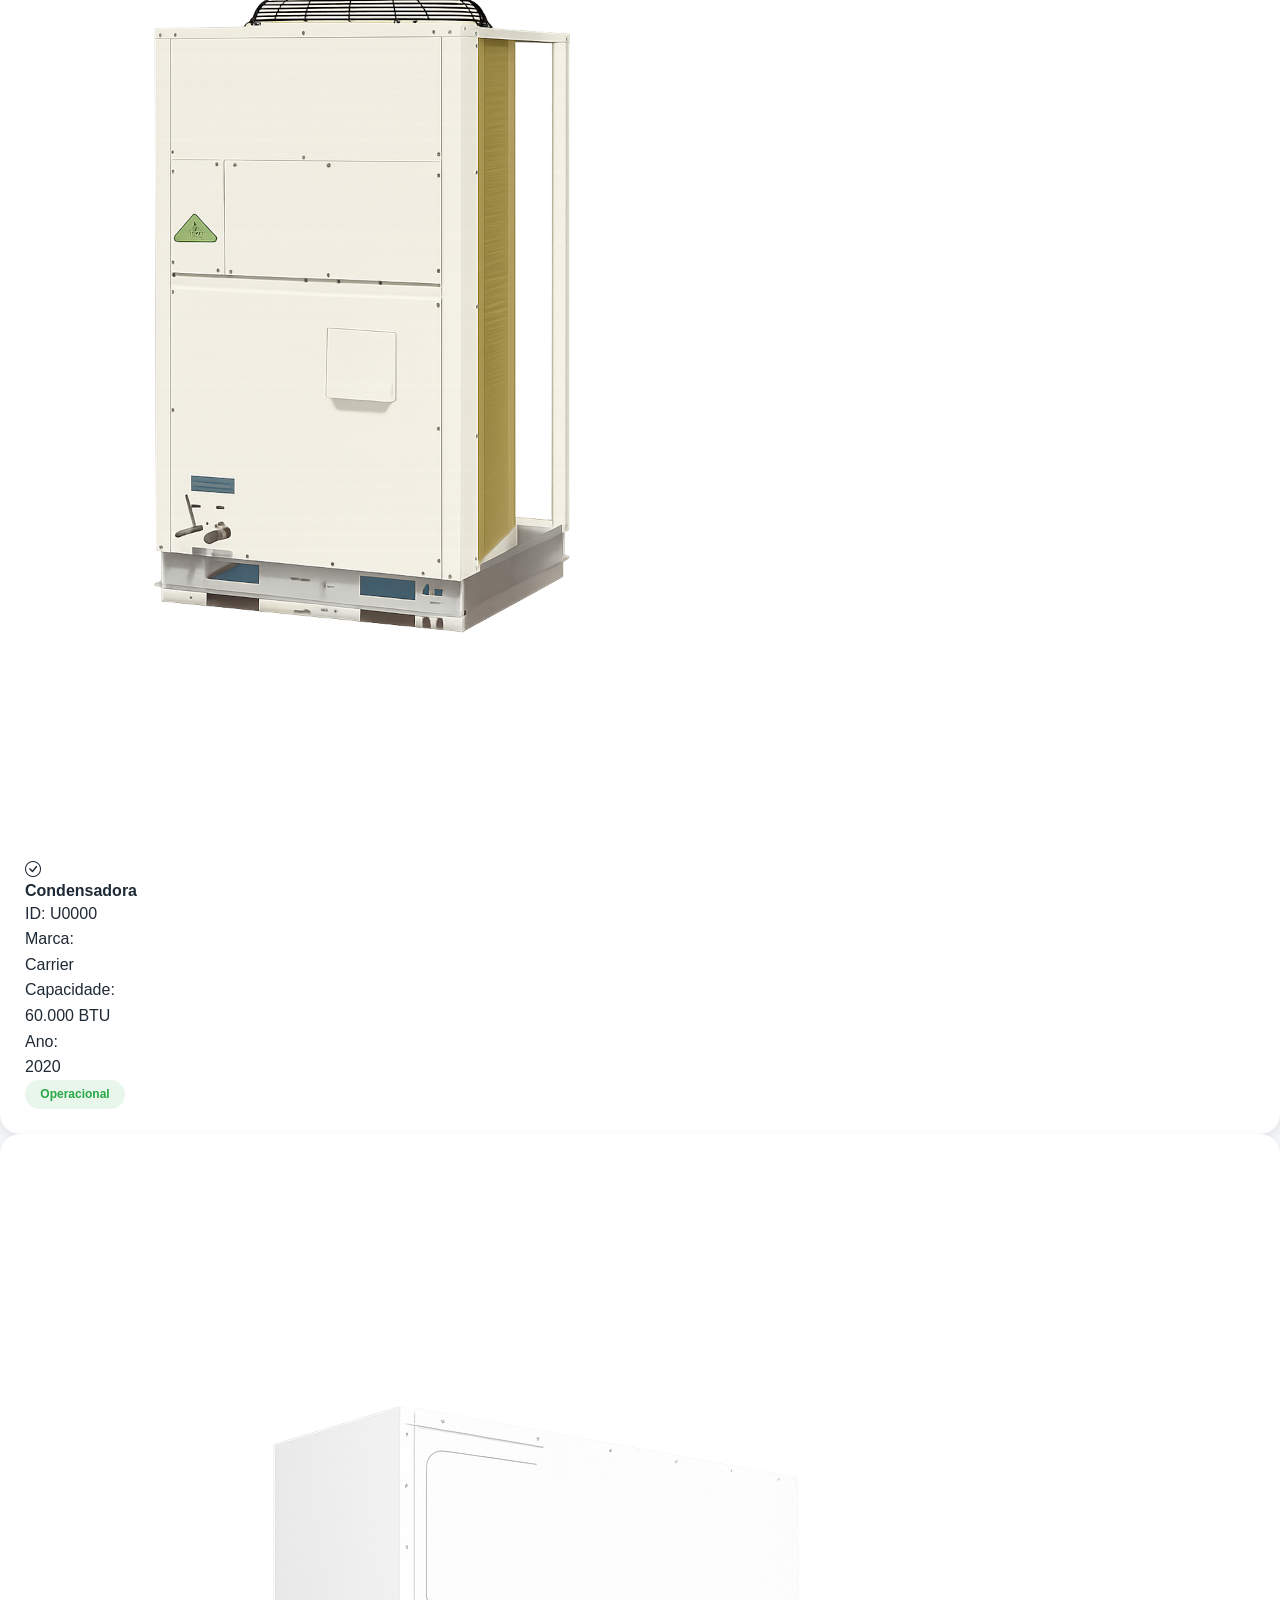
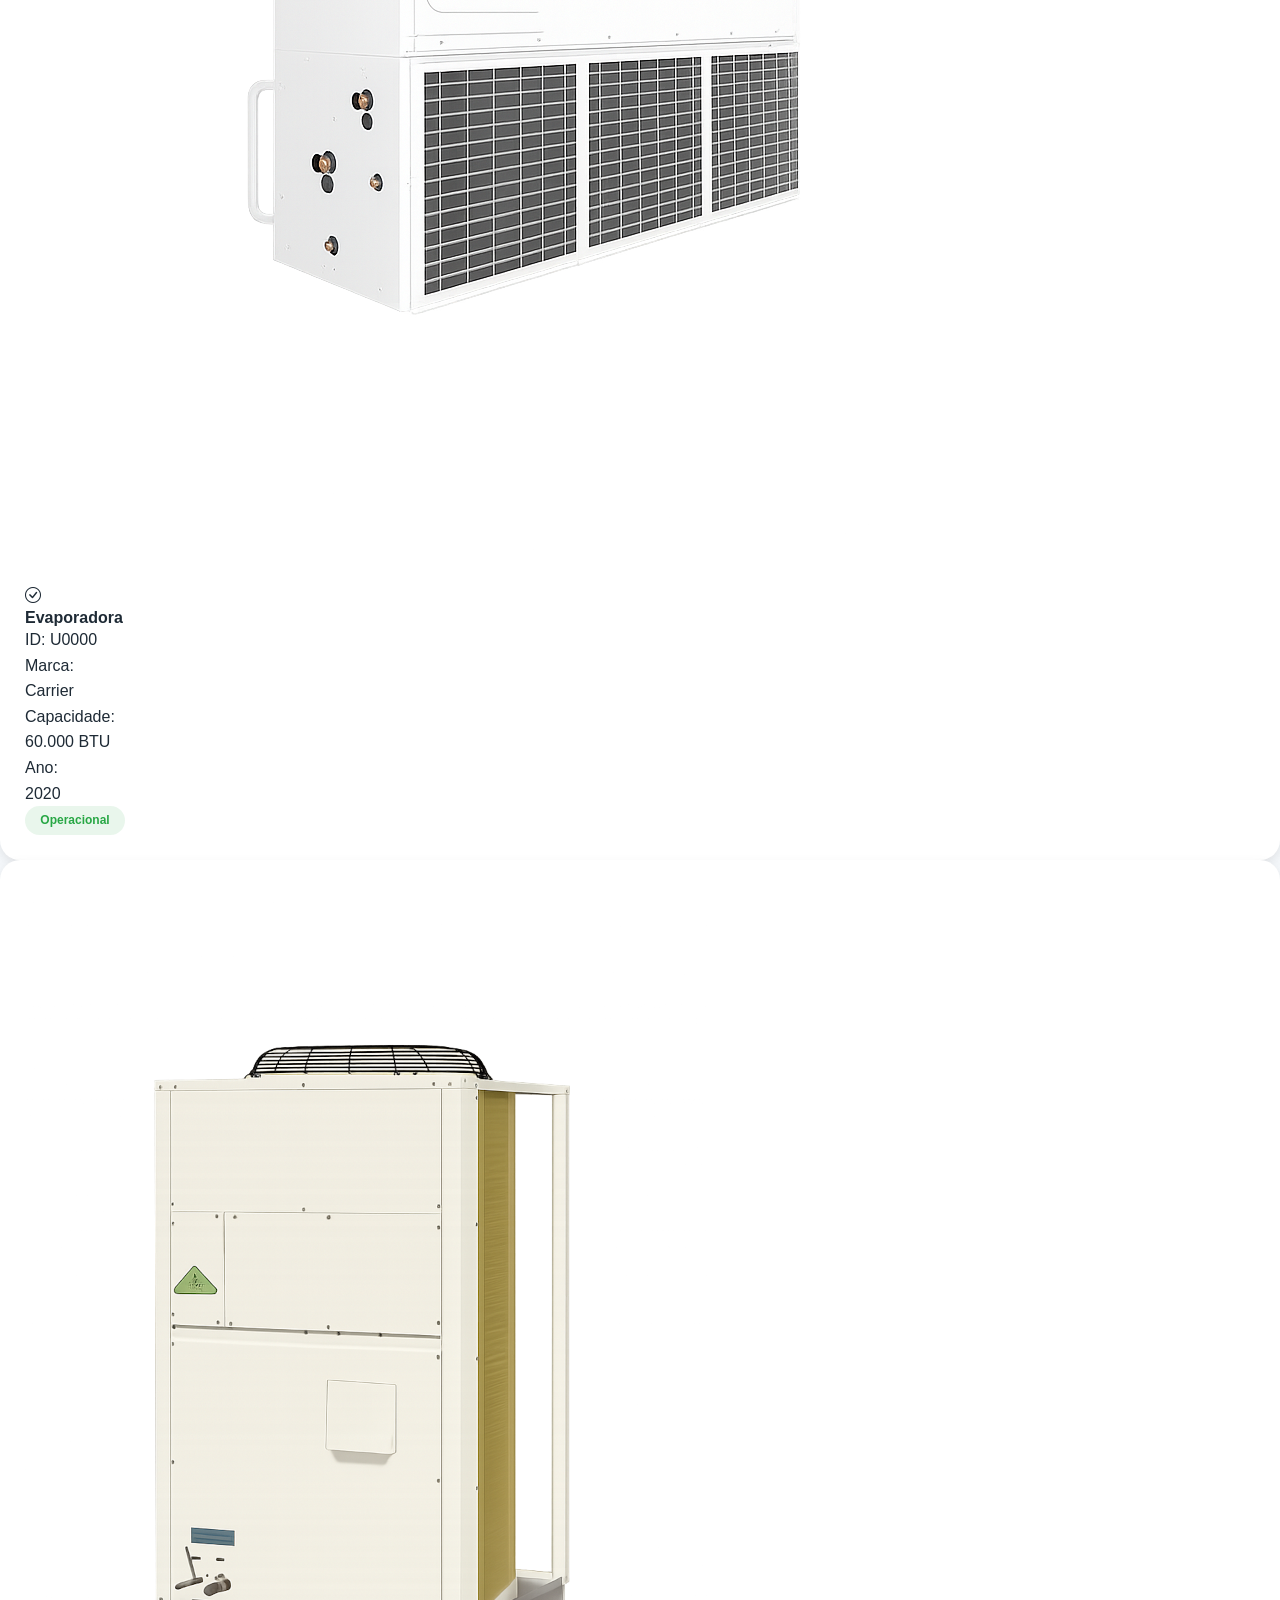
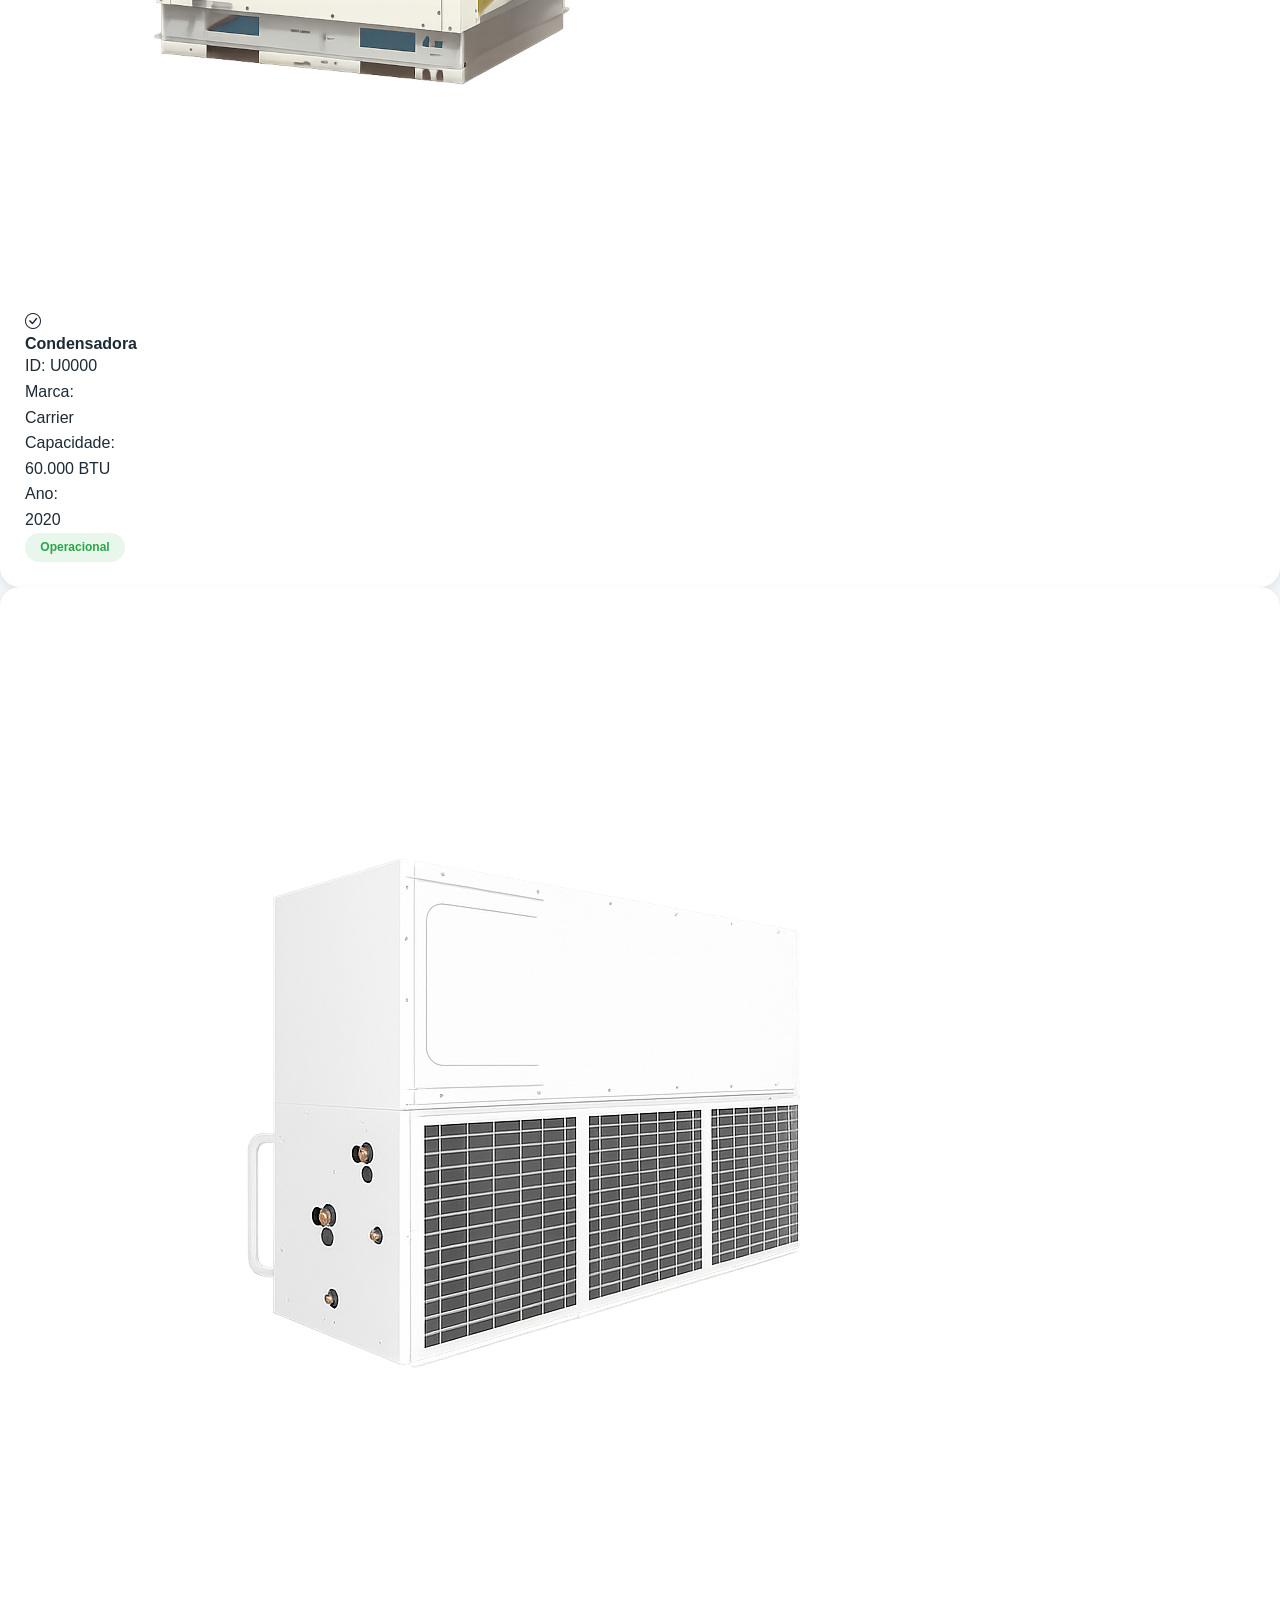
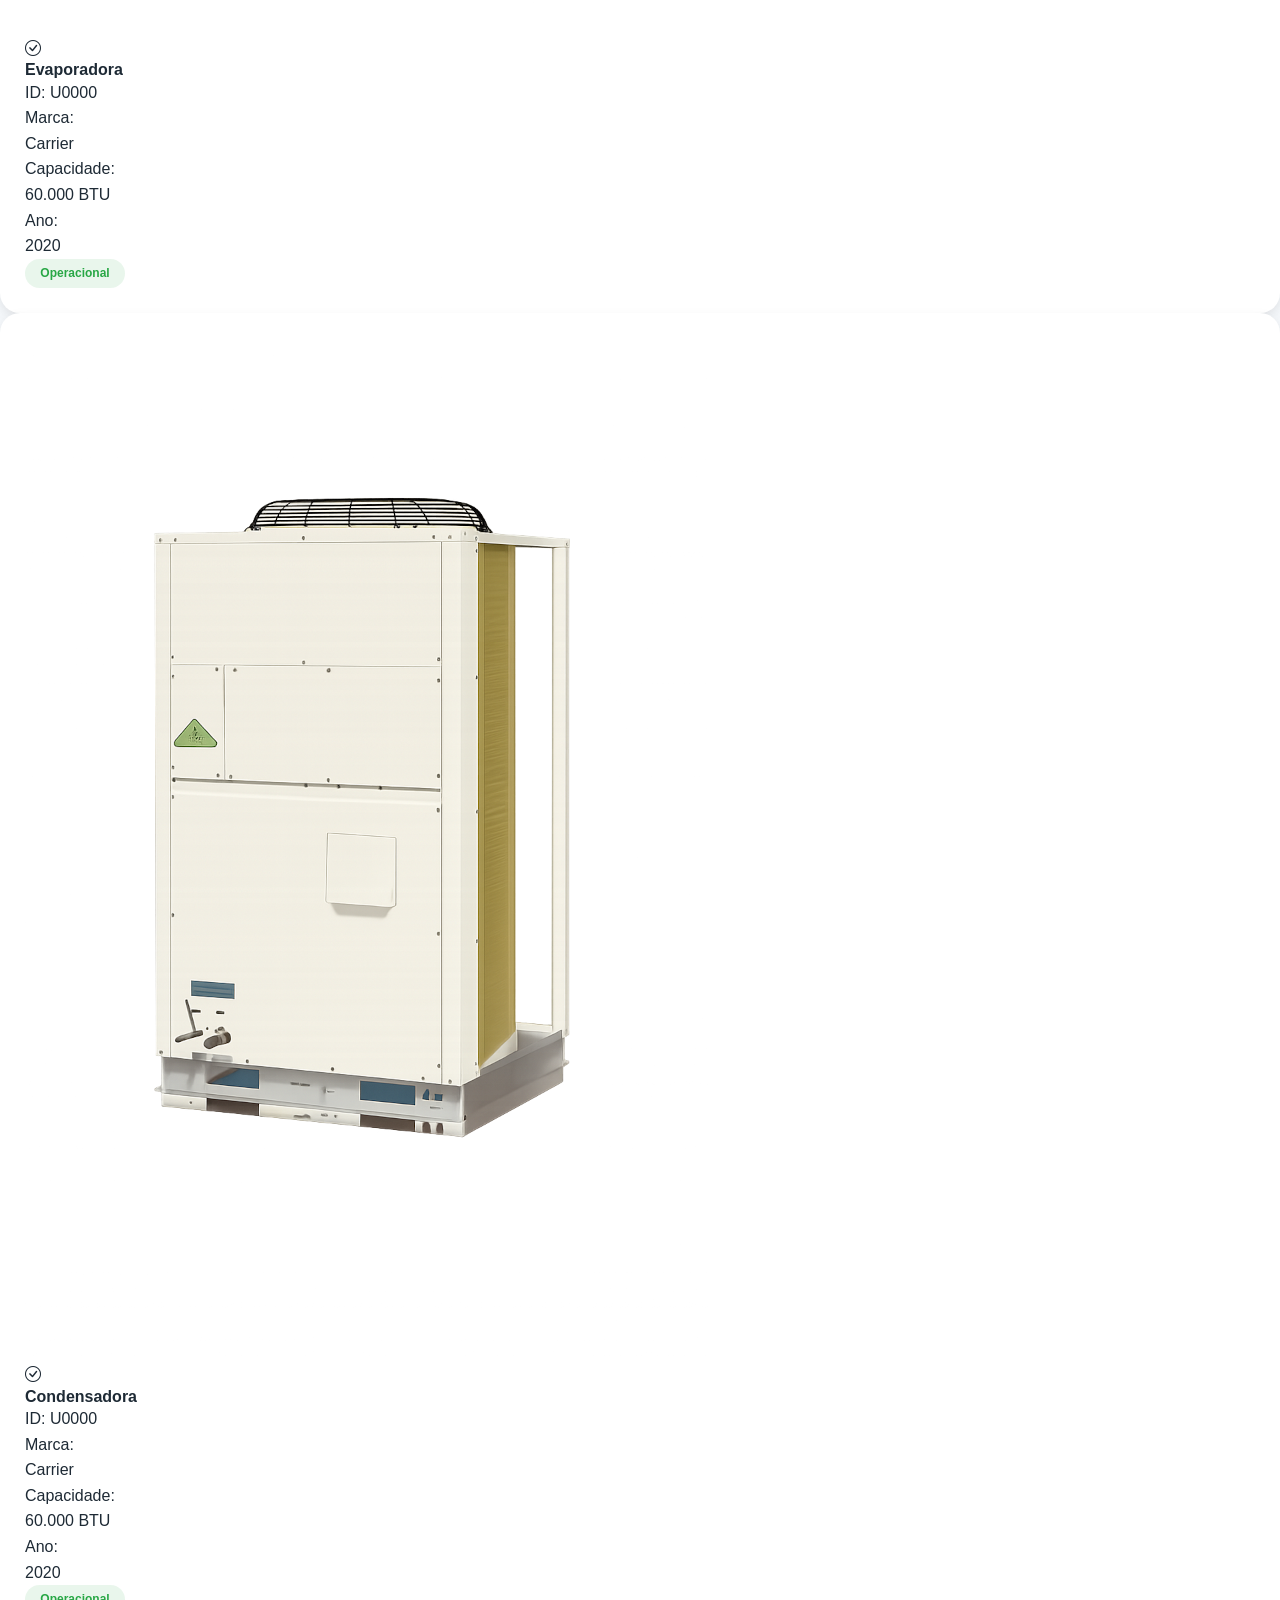
<file: pag-equip-379.html>
<!DOCTYPE html>
<html lang="pt-br">
<head>
    <meta charset="UTF-8">
    <meta name="viewport" content="width=device-width, initial-scale=1.0">
    <title>Equipamentos Loja 379</title>
    <link rel="stylesheet" href="css/style.css">
    <link rel="stylesheet" href="https://cdn.jsdelivr.net/npm/bootstrap-icons@1.11.3/font/bootstrap-icons.css">
</head>
<body>
    <div class="container">
        <div class="area-conteudo">
            <div class="conteudo-1">
                <div>
                    <a href="pagina-lojas.html" class="btn">
                        <i class="bi bi-arrow-left"></i> Voltar
                    </a>
                </div>
                <div class="monitoramento">
                    <h3>Status dos Equipamentos</h3>
                    <p>Monitoramento dos equipamentos</p>
                </div>
            </div>
            <div class="conteudo-2">
                <div class="circuito"> <!-- Circuito 1 -->
                    <div class="card-equip"><!-- Evaporadora -->
                        <div class="cx-img-evap">
                            <img src="imagens/evap-001.png" alt="" class="img-evap">
                        </div>
                        <i class="bi bi-check-circle icone icone-ok"></i>
                        <!-- <i class="bi bi-exclamation-circle icone icone-alerta"></i> -->
                        <!-- <i class="bi bi-wrench icone icone-manutencao"></i> -->
                        <!-- <i class="bi-dash-circle icone icone-parado"></i> -->
                        <div class="ident">
                            <h4>Evaporadora</h4>
                            <p>ID: U0000</p>
                        </div>
                        <div class="marca">
                            <p>Marca:</p>
                            <p>Carrier</p>
                        </div>
                        <div class="btu">
                            <p>Capacidade:</p>
                            <p>60.000 BTU</p>
                        </div>
                        <div class="ano">
                            <p>Ano:</p>
                            <p>2020</p>
                        </div>
                        <p class="operacional">Operacional</p>
                        <!-- <p class="alerta">Atenção</p> -->
                        <!-- <p class="manutencao">Manutenção</p> -->
                        <!-- <p class="parado">Parado</p> -->
                    </div>
                    <div class="card-equip"><!-- COND 1 -->
                        <div class="cx-img-cond">
                            <img src="imagens/cond-005.png" alt="" class="img-cond">
                        </div>
                        <i class="bi bi-check-circle icone icone-ok"></i>
                        <!-- <i class="bi bi-exclamation-circle icone icone-alerta"></i> -->
                        <!-- <i class="bi bi-wrench icone icone-manutencao"></i> -->
                         <!-- <i class="bi-dash-circle icone icone-parado"></i> -->
                        <div class="ident">
                            <h4>Condensadora</h4>
                            <p>ID: U0000</p>
                        </div>
                        <div class="marca">
                            <p>Marca:</p>
                            <p>Carrier</p>
                        </div>
                        <div class="btu">
                            <p>Capacidade:</p>
                            <p>60.000 BTU</p>
                        </div>
                        <div class="ano">
                            <p>Ano:</p>
                            <p>2020</p>
                        </div>
                        <p class="operacional">Operacional</p>
                        <!-- <p class="alerta">Atenção</p> -->
                        <!--<p class="manutencao">Manutenção</p>-->
                        <!-- <p class="parado">Parado</p> -->
                    </div>
                    <div class="card-equip"><!-- COND 2 -->
                        <div class="cx-img-cond">
                            <img src="imagens/cond-005.png" alt="" class="img-cond">
                        </div>
                        <i class="bi bi-check-circle icone icone-ok"></i>
                        <!-- <i class="bi bi-exclamation-circle icone icone-alerta"></i> -->
                        <!-- <i class="bi bi-wrench icone icone-manutencao"></i> -->
                        <!-- <i class="bi-dash-circle icone icone-parado"></i> -->
                        <div class="ident">
                            <h4>Condensadora</h4>
                            <p>ID: U0000</p>
                        </div>
                        <div class="marca">
                            <p>Marca:</p>
                            <p>Carrier</p>
                        </div>
                        <div class="btu">
                            <p>Capacidade:</p>
                            <p>60.000 BTU</p>
                        </div>
                        <div class="ano">
                            <p>Ano:</p>
                            <p>2020</p>
                        </div>
                        <p class="operacional">Operacional</p>
                        <!-- <p class="alerta">Atenção</p> -->
                        <!--<p class="manutencao">Manutenção</p>-->
                        <!-- <p class="parado">Parado</p> -->
                    </div>
                </div>
                <div class="circuito"> <!-- Circuito 2 -->
                    <div class="card-equip"><!-- Evaporadora -->
                        <div class="cx-img-evap">
                            <img src="imagens/evap-001.png" alt="" class="img-evap">
                        </div>
                        <i class="bi bi-check-circle icone icone-ok"></i>
                        <!-- <i class="bi bi-exclamation-circle icone icone-alerta"></i> -->
                        <!-- <i class="bi bi-wrench icone icone-manutencao"></i> -->
                        <!-- <i class="bi-dash-circle icone icone-parado"></i> -->
                        <div class="ident">
                            <h4>Evaporadora</h4>
                            <p>ID: U0000</p>
                        </div>
                        <div class="marca">
                            <p>Marca:</p>
                            <p>Carrier</p>
                        </div>
                        <div class="btu">
                            <p>Capacidade:</p>
                            <p>60.000 BTU</p>
                        </div>
                        <div class="ano">
                            <p>Ano:</p>
                            <p>2020</p>
                        </div>
                        <p class="operacional">Operacional</p>
                        <!-- <p class="alerta">Atenção</p> -->
                        <!-- <p class="manutencao">Manutenção</p> -->
                        <!-- <p class="parado">Parado</p> -->
                    </div>
                    <div class="card-equip"><!-- COND 1 -->
                        <div class="cx-img-cond">
                            <img src="imagens/cond-005.png" alt="" class="img-cond">
                        </div>
                        <i class="bi bi-check-circle icone icone-ok"></i>
                        <!-- <i class="bi bi-exclamation-circle icone icone-alerta"></i> -->
                        <!-- <i class="bi bi-wrench icone icone-manutencao"></i> -->
                         <!-- <i class="bi-dash-circle icone icone-parado"></i> -->
                        <div class="ident">
                            <h4>Condensadora</h4>
                            <p>ID: U0000</p>
                        </div>
                        <div class="marca">
                            <p>Marca:</p>
                            <p>Carrier</p>
                        </div>
                        <div class="btu">
                            <p>Capacidade:</p>
                            <p>60.000 BTU</p>
                        </div>
                        <div class="ano">
                            <p>Ano:</p>
                            <p>2020</p>
                        </div>
                        <p class="operacional">Operacional</p>
                        <!-- <p class="alerta">Atenção</p> -->
                        <!--<p class="manutencao">Manutenção</p>-->
                        <!-- <p class="parado">Parado</p> -->
                    </div>
                    <div class="card-equip"><!-- COND 2 -->
                        <div class="cx-img-cond">
                            <img src="imagens/cond-005.png" alt="" class="img-cond">
                        </div>
                        <i class="bi bi-check-circle icone icone-ok"></i>
                        <!-- <i class="bi bi-exclamation-circle icone icone-alerta"></i> -->
                        <!-- <i class="bi bi-wrench icone icone-manutencao"></i> -->
                        <!-- <i class="bi-dash-circle icone icone-parado"></i> -->
                        <div class="ident">
                            <h4>Condensadora</h4>
                            <p>ID: U0000</p>
                        </div>
                        <div class="marca">
                            <p>Marca:</p>
                            <p>Carrier</p>
                        </div>
                        <div class="btu">
                            <p>Capacidade:</p>
                            <p>60.000 BTU</p>
                        </div>
                        <div class="ano">
                            <p>Ano:</p>
                            <p>2020</p>
                        </div>
                        <p class="operacional">Operacional</p>
                        <!-- <p class="alerta">Atenção</p> -->
                        <!--<p class="manutencao">Manutenção</p>-->
                        <!-- <p class="parado">Parado</p> -->
                    </div>
                </div>
                <div class="circuito"> <!-- Circuito 3 -->
                    <div class="card-equip"><!-- Evaporadora -->
                        <div class="cx-img-evap">
                            <img src="imagens/evap-001.png" alt="" class="img-evap">
                        </div>
                        <i class="bi bi-check-circle icone icone-ok"></i>
                        <!-- <i class="bi bi-exclamation-circle icone icone-alerta"></i> -->
                        <!-- <i class="bi bi-wrench icone icone-manutencao"></i> -->
                        <!-- <i class="bi-dash-circle icone icone-parado"></i> -->
                        <div class="ident">
                            <h4>Evaporadora</h4>
                            <p>ID: U0000</p>
                        </div>
                        <div class="marca">
                            <p>Marca:</p>
                            <p>Carrier</p>
                        </div>
                        <div class="btu">
                            <p>Capacidade:</p>
                            <p>60.000 BTU</p>
                        </div>
                        <div class="ano">
                            <p>Ano:</p>
                            <p>2020</p>
                        </div>
                        <p class="operacional">Operacional</p>
                        <!-- <p class="alerta">Atenção</p> -->
                        <!-- <p class="manutencao">Manutenção</p> -->
                        <!-- <p class="parado">Parado</p> -->
                    </div>
                    <div class="card-equip"><!-- COND 1 -->
                        <div class="cx-img-cond">
                            <img src="imagens/cond-005.png" alt="" class="img-cond">
                        </div>
                        <i class="bi bi-check-circle icone icone-ok"></i>
                        <!-- <i class="bi bi-exclamation-circle icone icone-alerta"></i> -->
                        <!-- <i class="bi bi-wrench icone icone-manutencao"></i> -->
                         <!-- <i class="bi-dash-circle icone icone-parado"></i> -->
                        <div class="ident">
                            <h4>Condensadora</h4>
                            <p>ID: U0000</p>
                        </div>
                        <div class="marca">
                            <p>Marca:</p>
                            <p>Carrier</p>
                        </div>
                        <div class="btu">
                            <p>Capacidade:</p>
                            <p>60.000 BTU</p>
                        </div>
                        <div class="ano">
                            <p>Ano:</p>
                            <p>2020</p>
                        </div>
                        <p class="operacional">Operacional</p>
                        <!-- <p class="alerta">Atenção</p> -->
                        <!--<p class="manutencao">Manutenção</p>-->
                        <!-- <p class="parado">Parado</p> -->
                    </div>
                </div>
                <div class="circuito"> <!-- Circuito 4 -->
                    <div class="card-equip"><!-- Evaporadora -->
                        <div class="cx-img-evap">
                            <img src="imagens/evap-001.png" alt="" class="img-evap">
                        </div>
                        <i class="bi bi-check-circle icone icone-ok"></i>
                        <!-- <i class="bi bi-exclamation-circle icone icone-alerta"></i> -->
                        <!-- <i class="bi bi-wrench icone icone-manutencao"></i> -->
                        <!-- <i class="bi-dash-circle icone icone-parado"></i> -->
                        <div class="ident">
                            <h4>Evaporadora</h4>
                            <p>ID: U0000</p>
                        </div>
                        <div class="marca">
                            <p>Marca:</p>
                            <p>Carrier</p>
                        </div>
                        <div class="btu">
                            <p>Capacidade:</p>
                            <p>60.000 BTU</p>
                        </div>
                        <div class="ano">
                            <p>Ano:</p>
                            <p>2020</p>
                        </div>
                        <p class="operacional">Operacional</p>
                        <!-- <p class="alerta">Atenção</p> -->
                        <!-- <p class="manutencao">Manutenção</p> -->
                        <!-- <p class="parado">Parado</p> -->
                    </div>
                    <div class="card-equip"><!-- COND 1 -->
                        <div class="cx-img-cond">
                            <img src="imagens/cond-005.png" alt="" class="img-cond">
                        </div>
                        <i class="bi bi-check-circle icone icone-ok"></i>
                        <!-- <i class="bi bi-exclamation-circle icone icone-alerta"></i> -->
                        <!-- <i class="bi bi-wrench icone icone-manutencao"></i> -->
                         <!-- <i class="bi-dash-circle icone icone-parado"></i> -->
                        <div class="ident">
                            <h4>Condensadora</h4>
                            <p>ID: U0000</p>
                        </div>
                        <div class="marca">
                            <p>Marca:</p>
                            <p>Carrier</p>
                        </div>
                        <div class="btu">
                            <p>Capacidade:</p>
                            <p>60.000 BTU</p>
                        </div>
                        <div class="ano">
                            <p>Ano:</p>
                            <p>2020</p>
                        </div>
                        <p class="operacional">Operacional</p>
                        <!-- <p class="alerta">Atenção</p> -->
                        <!--<p class="manutencao">Manutenção</p>-->
                        <!-- <p class="parado">Parado</p> -->
                    </div>
                </div>
                <div class="circuito"> <!-- Circuito 5 -->
                    <div class="card-equip"><!-- Evaporadora -->
                        <div class="cx-img-evap">
                            <img src="imagens/evap-001.png" alt="" class="img-evap">
                        </div>
                        <i class="bi bi-check-circle icone icone-ok"></i>
                        <!-- <i class="bi bi-exclamation-circle icone icone-alerta"></i> -->
                        <!-- <i class="bi bi-wrench icone icone-manutencao"></i> -->
                        <!-- <i class="bi-dash-circle icone icone-parado"></i> -->
                        <div class="ident">
                            <h4>Evaporadora</h4>
                            <p>ID: U0000</p>
                        </div>
                        <div class="marca">
                            <p>Marca:</p>
                            <p>Carrier</p>
                        </div>
                        <div class="btu">
                            <p>Capacidade:</p>
                            <p>60.000 BTU</p>
                        </div>
                        <div class="ano">
                            <p>Ano:</p>
                            <p>2020</p>
                        </div>
                        <p class="operacional">Operacional</p>
                        <!-- <p class="alerta">Atenção</p> -->
                        <!-- <p class="manutencao">Manutenção</p> -->
                        <!-- <p class="parado">Parado</p> -->
                    </div>
                    <div class="card-equip"><!-- COND 1 -->
                        <div class="cx-img-cond">
                            <img src="imagens/cond-005.png" alt="" class="img-cond">
                        </div>
                        <i class="bi bi-check-circle icone icone-ok"></i>
                        <!-- <i class="bi bi-exclamation-circle icone icone-alerta"></i> -->
                        <!-- <i class="bi bi-wrench icone icone-manutencao"></i> -->
                         <!-- <i class="bi-dash-circle icone icone-parado"></i> -->
                        <div class="ident">
                            <h4>Condensadora</h4>
                            <p>ID: U0000</p>
                        </div>
                        <div class="marca">
                            <p>Marca:</p>
                            <p>Carrier</p>
                        </div>
                        <div class="btu">
                            <p>Capacidade:</p>
                            <p>60.000 BTU</p>
                        </div>
                        <div class="ano">
                            <p>Ano:</p>
                            <p>2020</p>
                        </div>
                        <p class="operacional">Operacional</p>
                        <!-- <p class="alerta">Atenção</p> -->
                        <!--<p class="manutencao">Manutenção</p>-->
                        <!-- <p class="parado">Parado</p> -->
                    </div>
                    <div class="card-equip"><!-- COND 2 -->
                        <div class="cx-img-cond">
                            <img src="imagens/cond-005.png" alt="" class="img-cond">
                        </div>
                        <i class="bi bi-check-circle icone icone-ok"></i>
                        <!-- <i class="bi bi-exclamation-circle icone icone-alerta"></i> -->
                        <!-- <i class="bi bi-wrench icone icone-manutencao"></i> -->
                        <!-- <i class="bi-dash-circle icone icone-parado"></i> -->
                        <div class="ident">
                            <h4>Condensadora</h4>
                            <p>ID: U0000</p>
                        </div>
                        <div class="marca">
                            <p>Marca:</p>
                            <p>Carrier</p>
                        </div>
                        <div class="btu">
                            <p>Capacidade:</p>
                            <p>60.000 BTU</p>
                        </div>
                        <div class="ano">
                            <p>Ano:</p>
                            <p>2020</p>
                        </div>
                        <p class="operacional">Operacional</p>
                        <!-- <p class="alerta">Atenção</p> -->
                        <!-- <p class="manutencao">Manutenção</p> -->
                        <!-- <p class="parado">Parado</p> -->
                    </div>
                </div>
            </div>
        </div>
    </div>
</body>
</html>
</file>
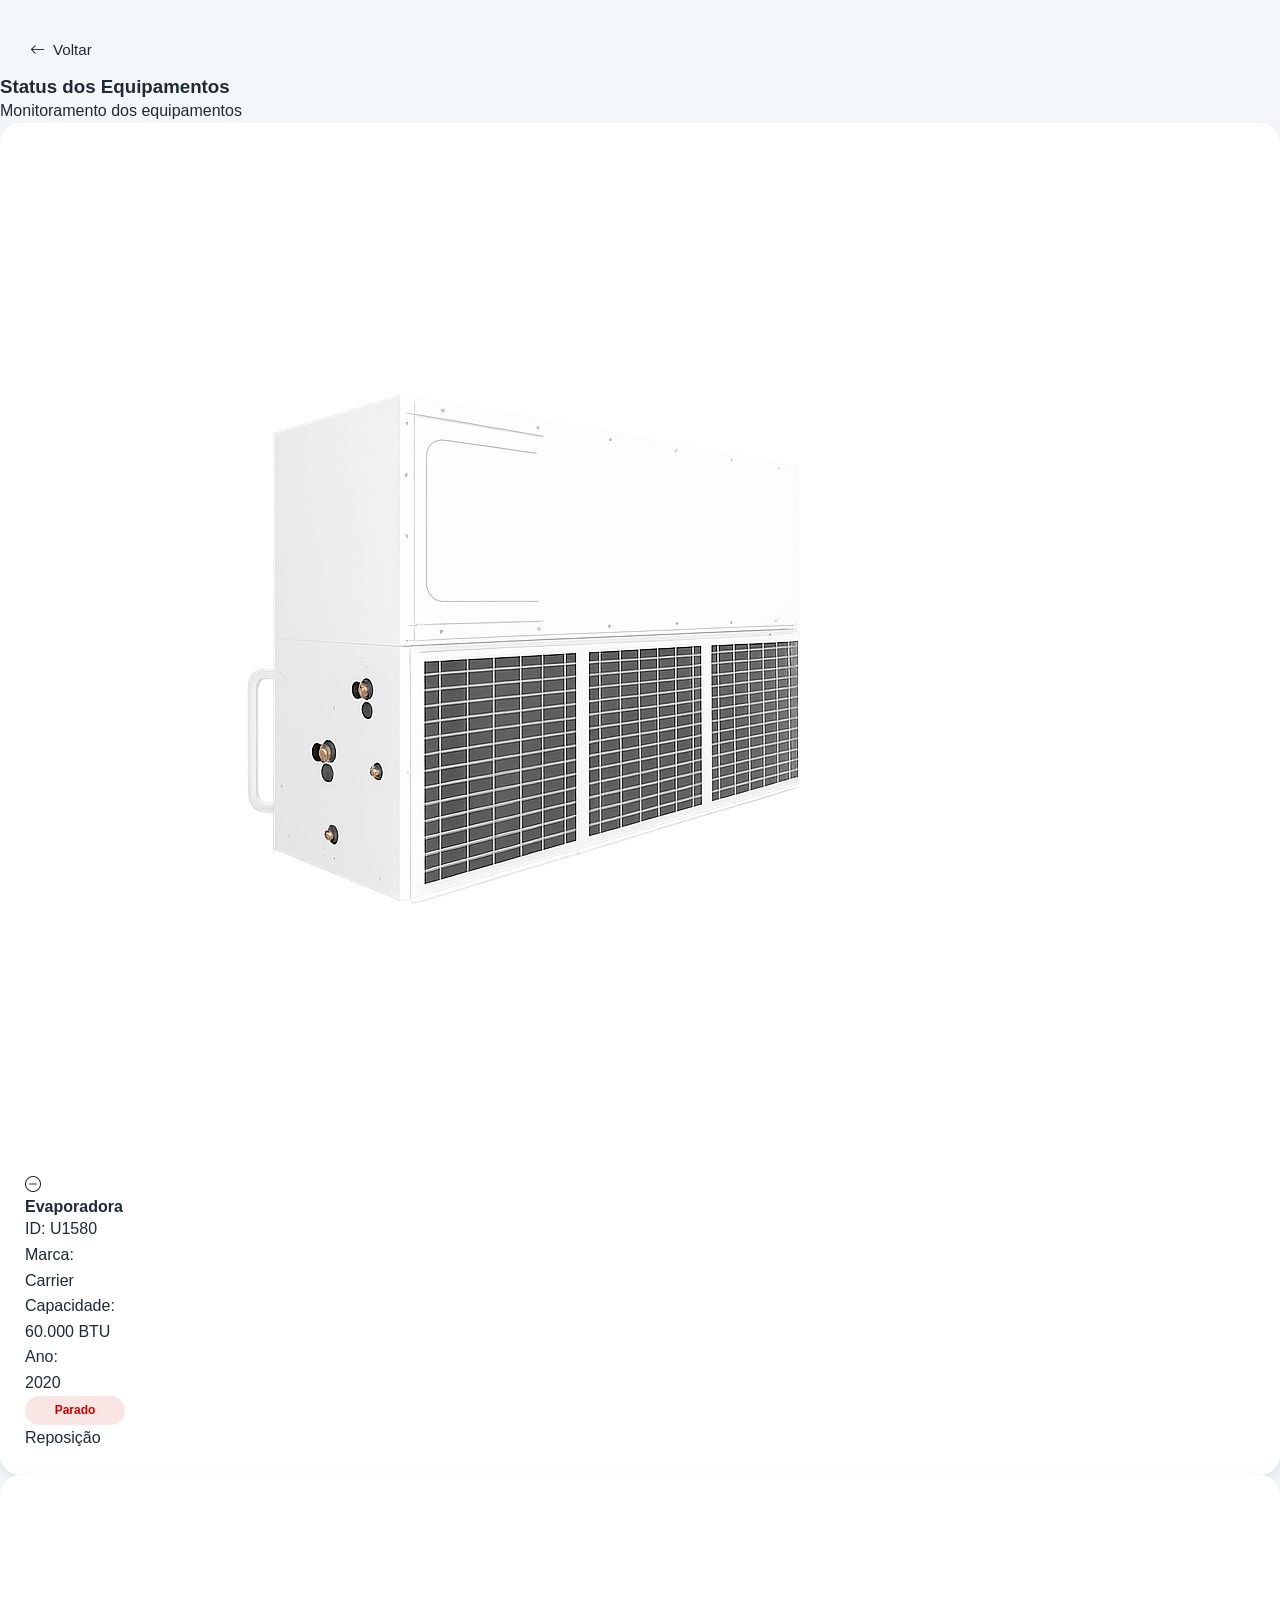
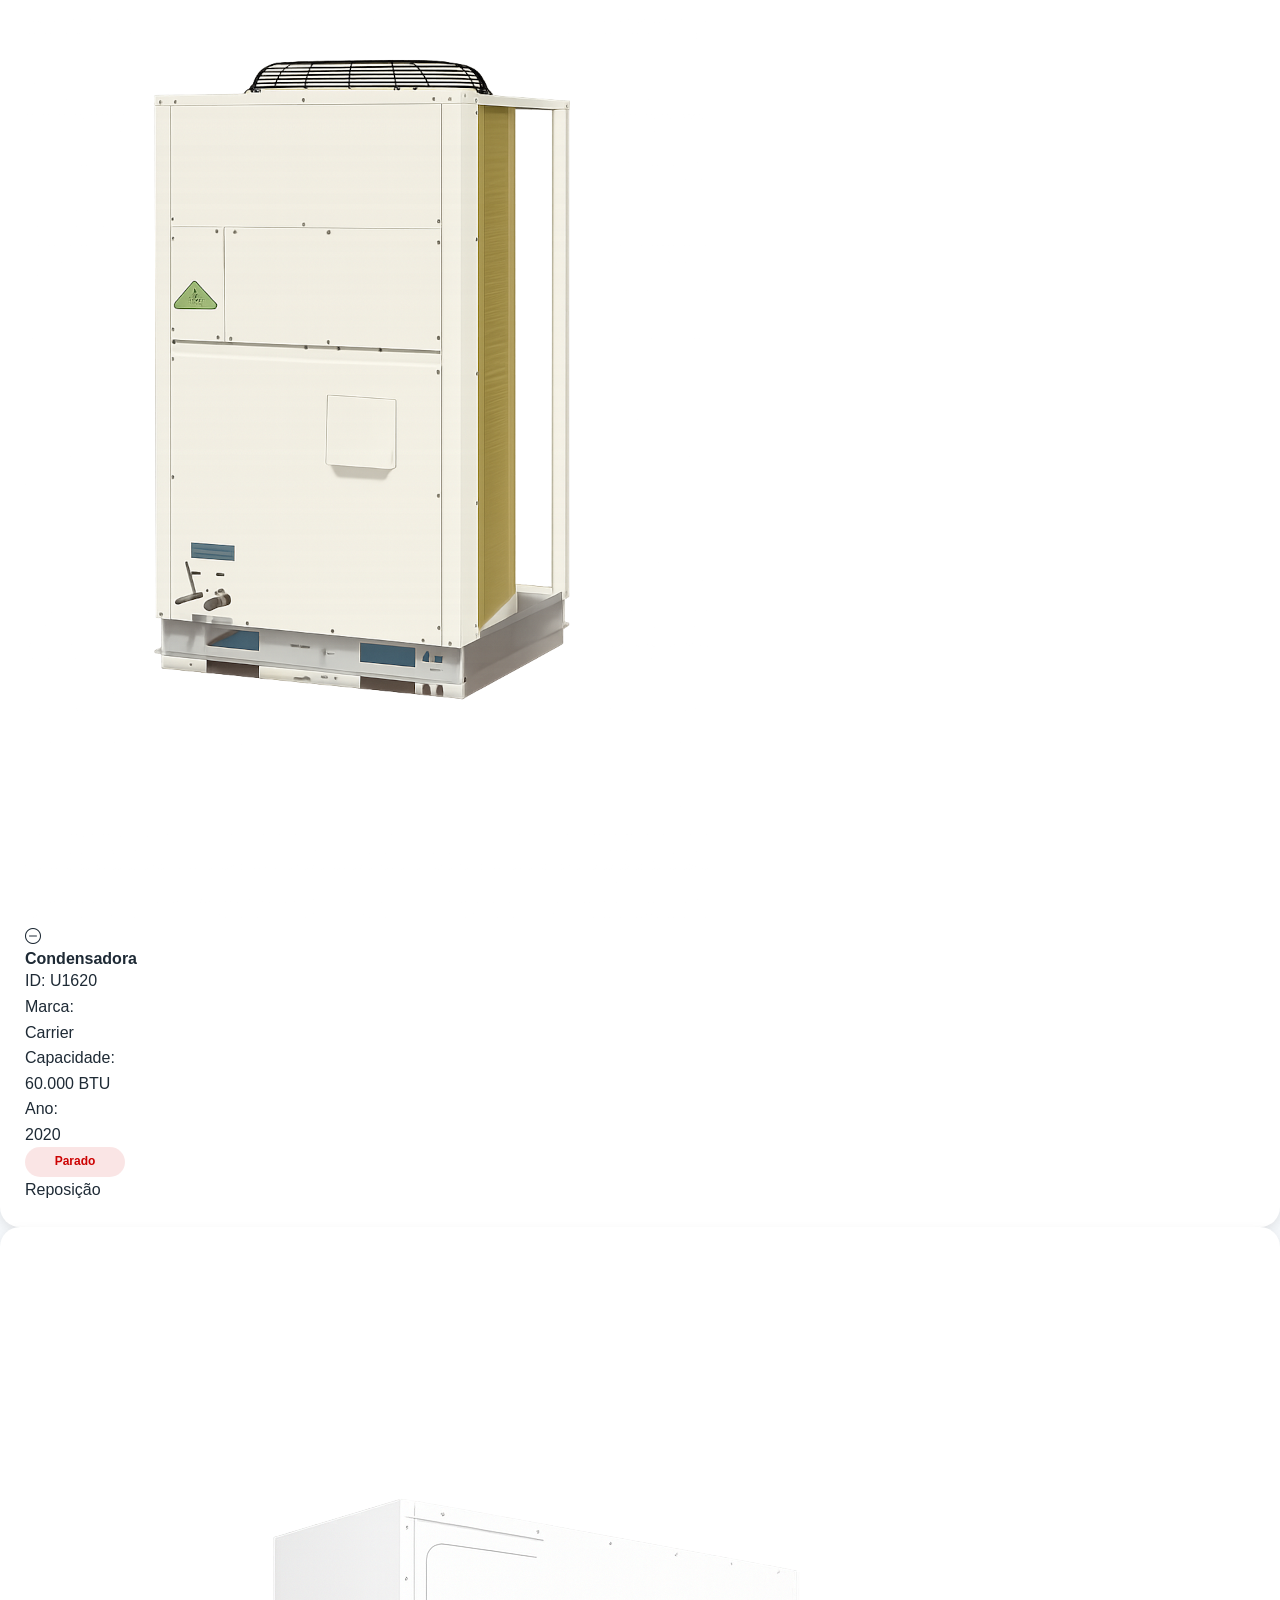
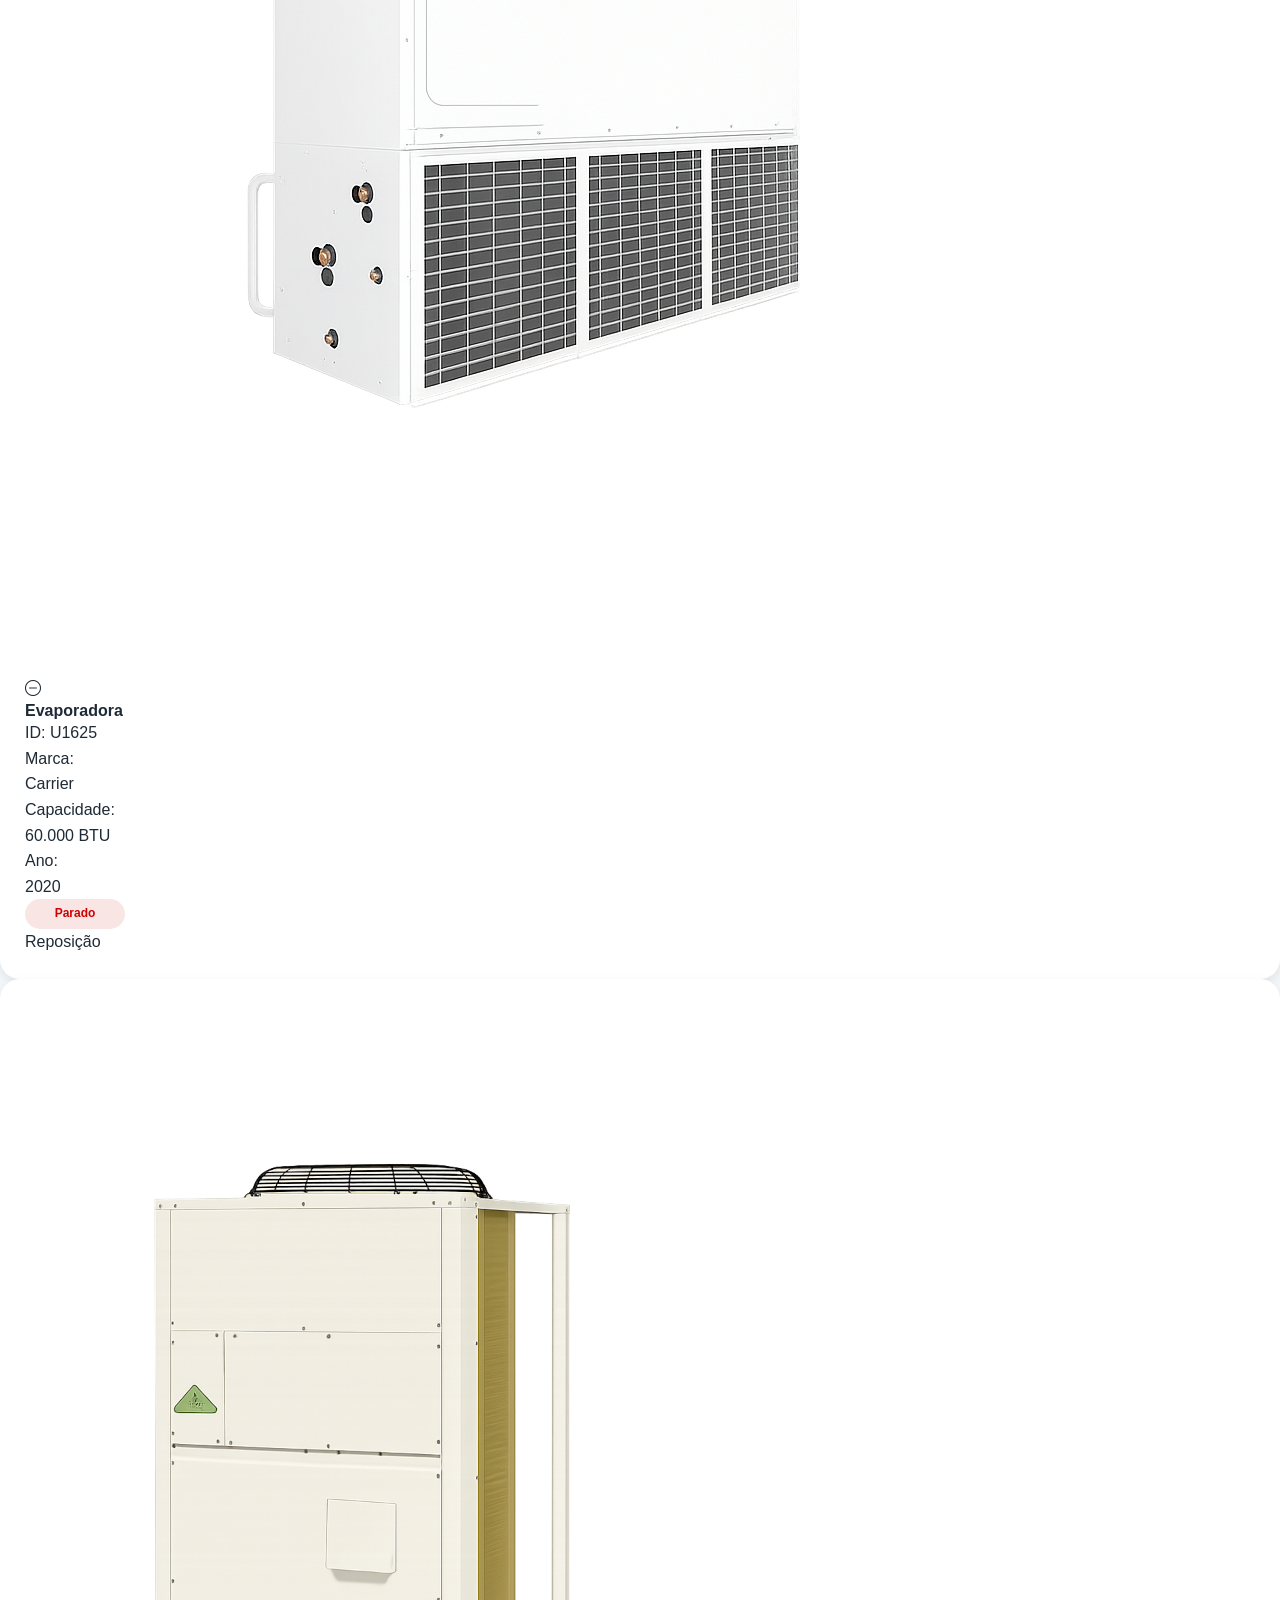
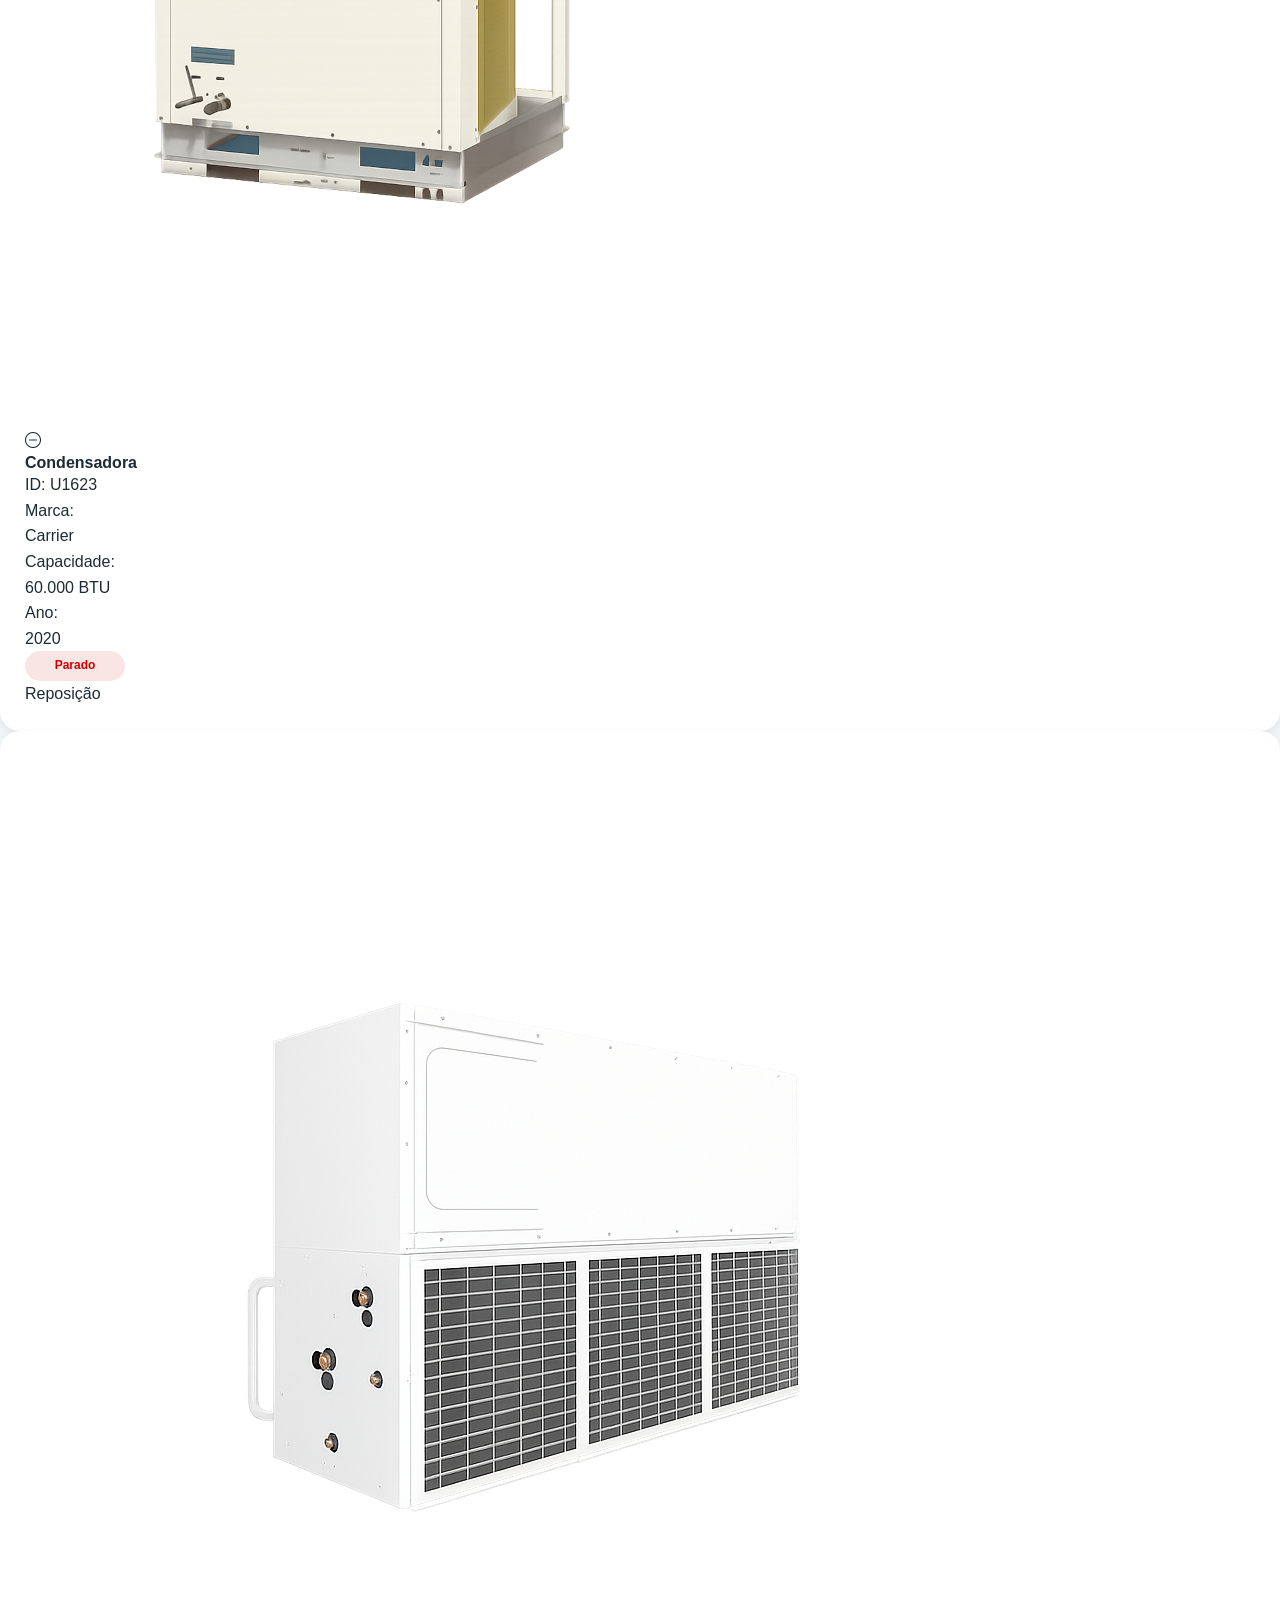
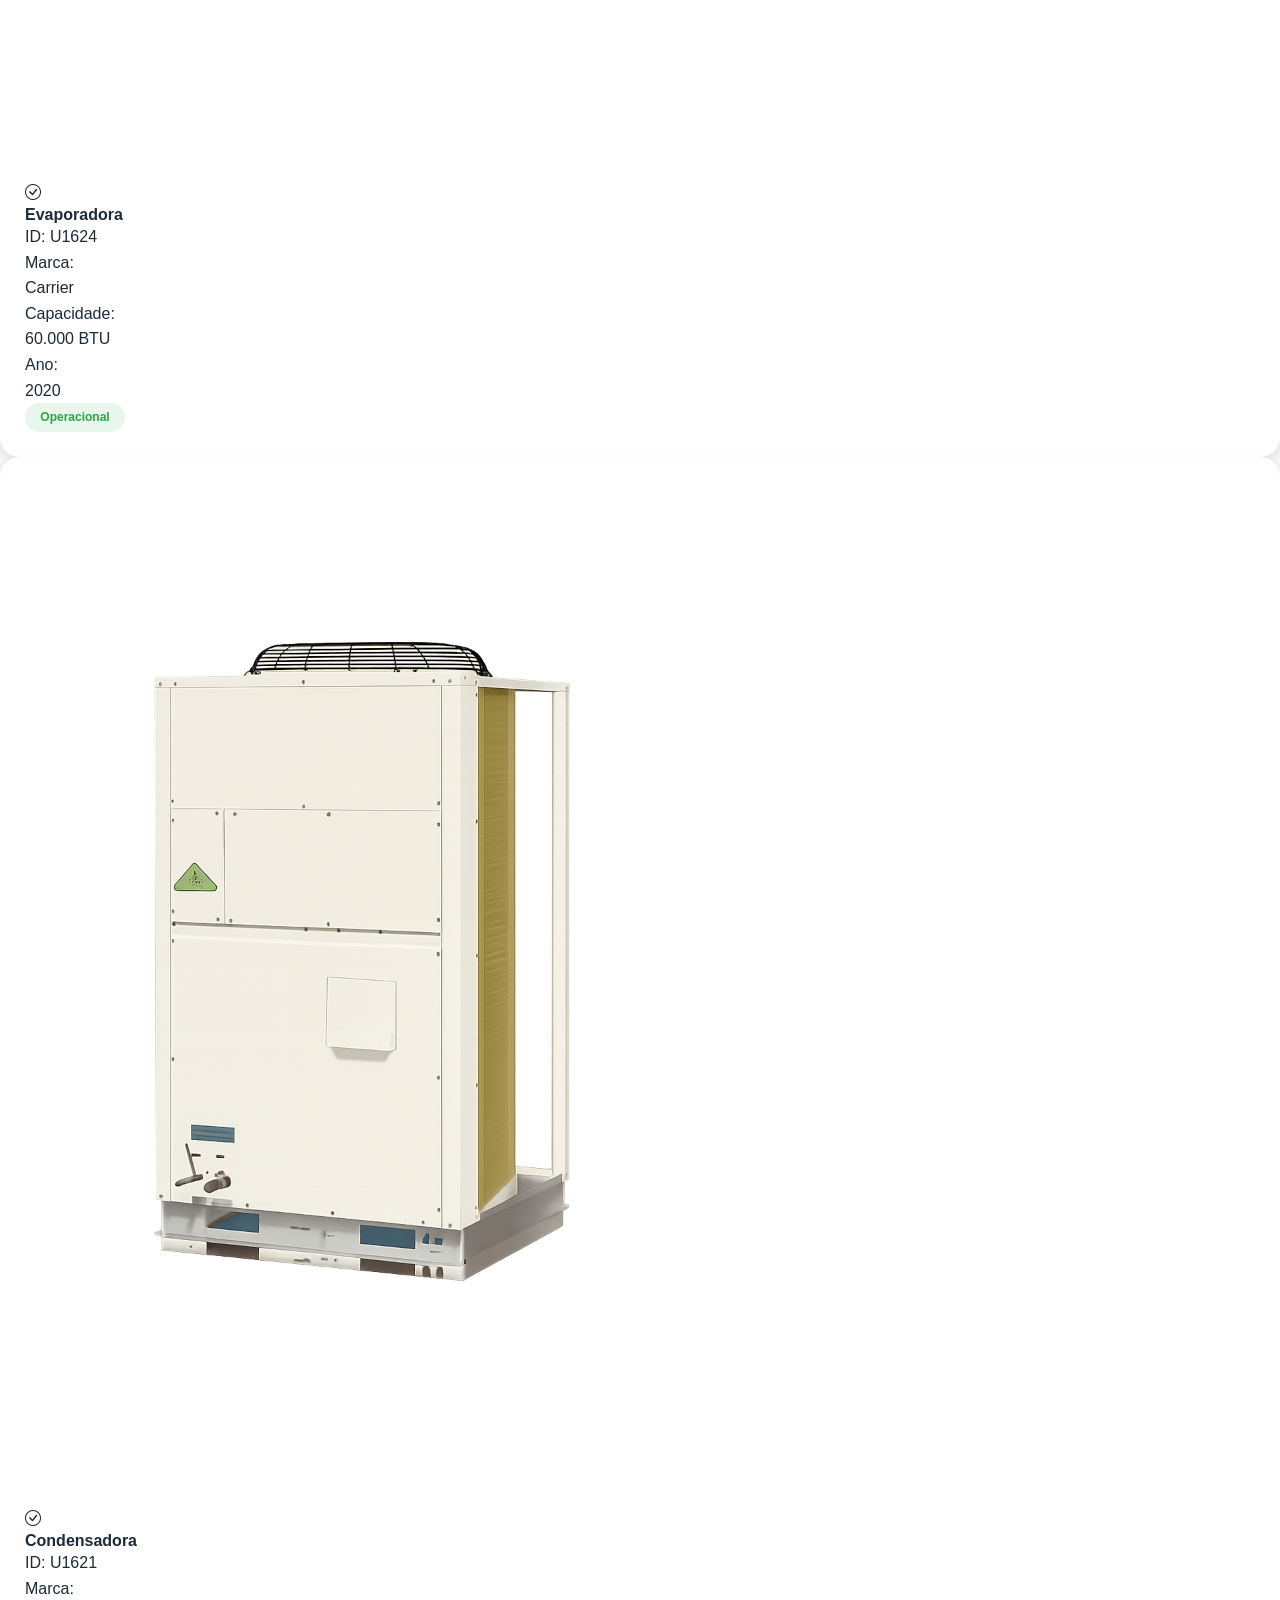
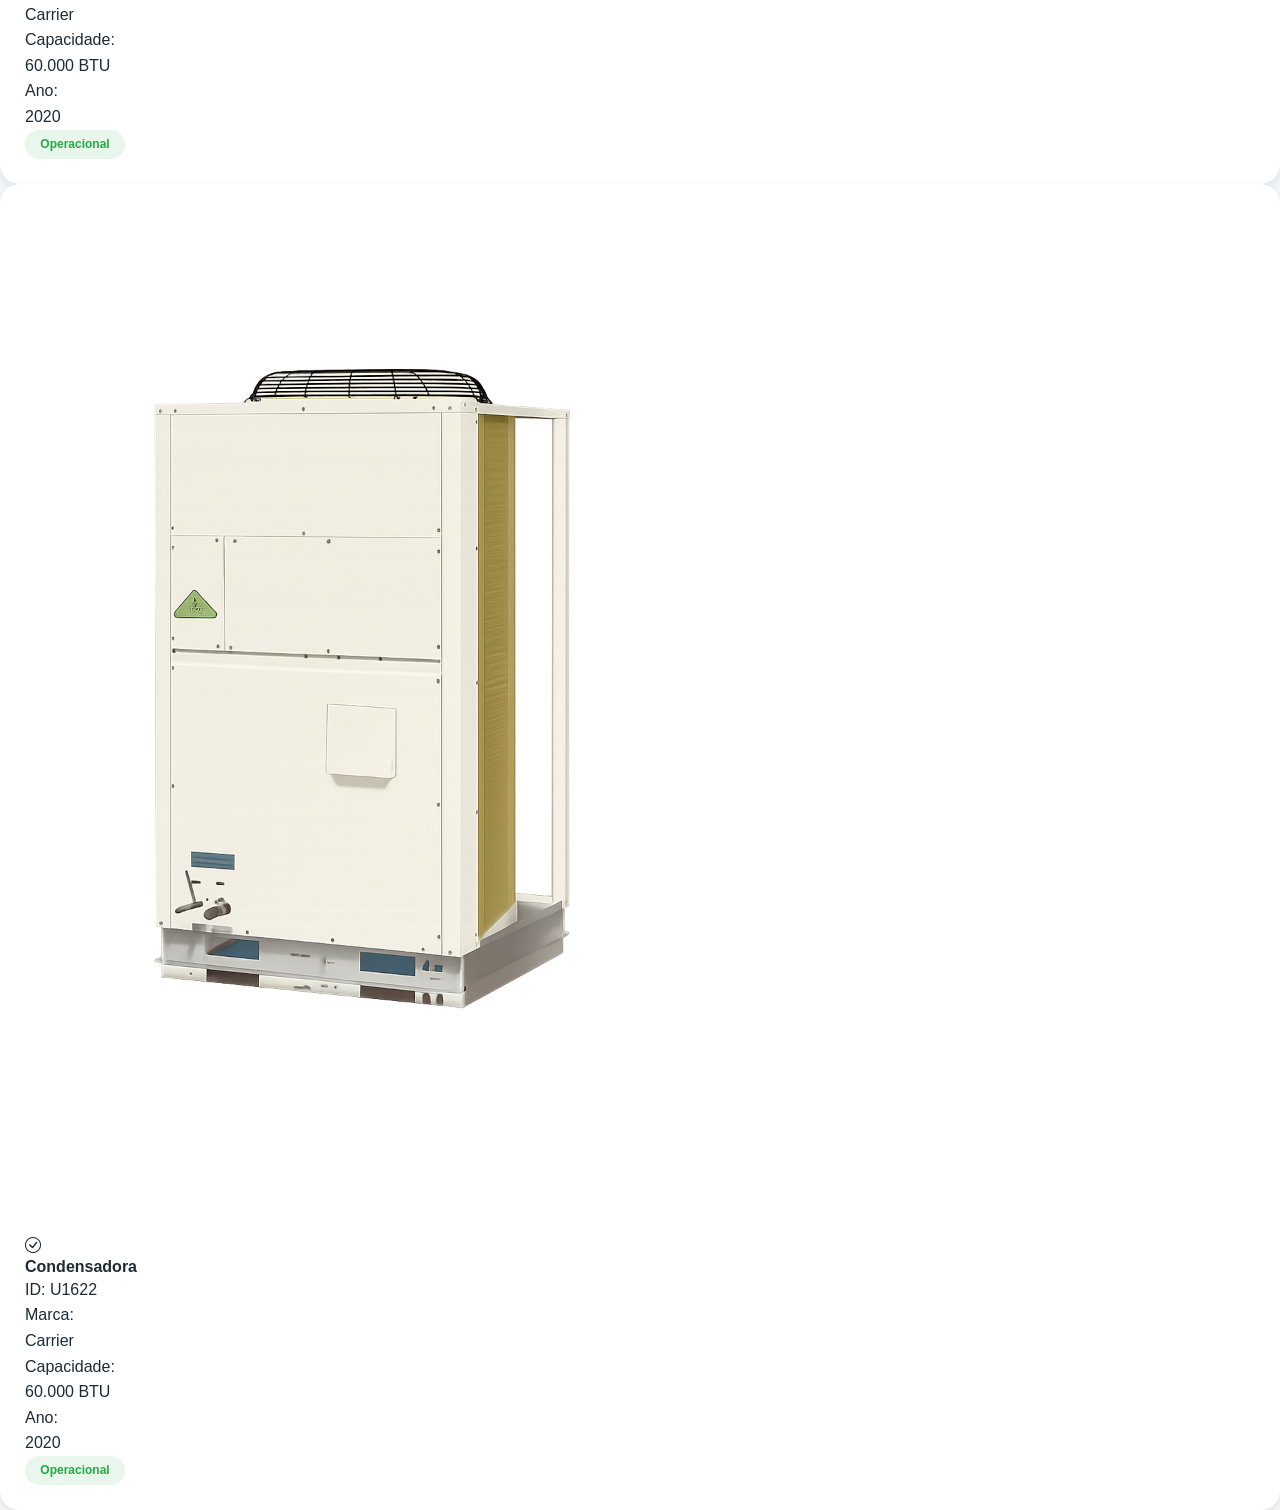
<file: pag-equip-462.html>
<!DOCTYPE html>
<html lang="pt-br">
<head>
    <meta charset="UTF-8">
    <meta name="viewport" content="width=device-width, initial-scale=1.0">
    <title>Equipamentos Loja 462</title>
    <link rel="stylesheet" href="css/style.css">
    <link rel="stylesheet" href="https://cdn.jsdelivr.net/npm/bootstrap-icons@1.11.3/font/bootstrap-icons.css">
</head>
<body>
    <div class="container">
        <div class="area-conteudo">
            <div class="conteudo-1">
                <div>
                    <a href="pagina-lojas.html" class="btn">
                        <i class="bi bi-arrow-left"></i> Voltar
                    </a>
                </div>
                <div class="monitoramento">
                    <h3>Status dos Equipamentos</h3>
                    <p>Monitoramento dos equipamentos</p>
                </div>
            </div>
            <div class="conteudo-2">
                <div class="circuito"> <!-- Circuito 1 -->
                    <div class="card-equip"><!-- Evaporadora -->
                        <div class="cx-img-evap">
                            <img src="imagens/evap-001.png" alt="" class="img-evap">
                        </div>
                        <!-- <i class="bi bi-check-circle icone icone-ok"></i> -->
                        <!-- <i class="bi bi-exclamation-circle icone icone-alerta"></i> -->
                        <!-- <i class="bi bi-wrench icone icone-manutencao"></i> -->
                        <i class="bi-dash-circle icone icone-parado"></i>
                        <div class="ident">
                            <h4>Evaporadora</h4>
                            <p>ID: U1580</p>
                        </div>
                        <div class="marca">
                            <p>Marca:</p>
                            <p>Carrier</p>
                        </div>
                        <div class="btu">
                            <p>Capacidade:</p>
                            <p>60.000 BTU</p>
                        </div>
                        <div class="ano">
                            <p>Ano:</p>
                            <p>2020</p>
                        </div>
                        <!-- <p class="operacional">Operacional</p> -->
                        <!-- <p class="alerta">Atenção</p> -->
                        <!-- <p class="manutencao">Manutenção</p> -->
                        <p class="parado">Parado</p>
                         <div class="info">
                            <p>Reposição</p>
                         </div>
                    </div>
                    <div class="card-equip"><!-- COND 1 -->
                        <div class="cx-img-cond">
                            <img src="imagens/cond-005.png" alt="" class="img-cond">
                        </div>
                        <!-- <i class="bi bi-check-circle icone icone-ok"></i> -->
                        <!-- <i class="bi bi-exclamation-circle icone icone-alerta"></i> -->
                        <!-- <i class="bi bi-wrench icone icone-manutencao"></i> -->
                         <i class="bi-dash-circle icone icone-parado"></i>
                        <div class="ident">
                            <h4>Condensadora</h4>
                            <p>ID: U1620</p>
                        </div>
                        <div class="marca">
                            <p>Marca:</p>
                            <p>Carrier</p>
                        </div>
                        <div class="btu">
                            <p>Capacidade:</p>
                            <p>60.000 BTU</p>
                        </div>
                        <div class="ano">
                            <p>Ano:</p>
                            <p>2020</p>
                        </div>
                        <!-- <p class="operacional">Operacional</p> -->
                        <!-- <p class="alerta">Atenção</p> -->
                        <!--<p class="manutencao">Manutenção</p>-->
                        <p class="parado">Parado</p>
                         <div class="info">
                            <p>Reposição</p>
                         </div>
                    </div>
                </div>
                <div class="circuito"> <!-- Circuito 2 -->
                    <div class="card-equip"><!-- Evaporadora -->
                        <div class="cx-img-evap">
                            <img src="imagens/evap-001.png" alt="" class="img-evap">
                        </div>
                        <!-- <i class="bi bi-check-circle icone icone-ok"></i> -->
                        <!-- <i class="bi bi-exclamation-circle icone icone-alerta"></i> -->
                        <!-- <i class="bi bi-wrench icone icone-manutencao"></i> -->
                        <i class="bi-dash-circle icone icone-parado"></i>
                        <div class="ident">
                            <h4>Evaporadora</h4>
                            <p>ID: U1625</p>
                        </div>
                        <div class="marca">
                            <p>Marca:</p>
                            <p>Carrier</p>
                        </div>
                        <div class="btu">
                            <p>Capacidade:</p>
                            <p>60.000 BTU</p>
                        </div>
                        <div class="ano">
                            <p>Ano:</p>
                            <p>2020</p>
                        </div>
                        <!-- <p class="operacional">Operacional</p> -->
                        <!-- <p class="alerta">Atenção</p> -->
                        <!-- <p class="manutencao">Manutenção</p> -->
                        <p class="parado">Parado</p>
                         <div class="info">
                            <p>Reposição</p>
                         </div>
                    </div>
                    <div class="card-equip"><!-- COND 1 -->
                        <div class="cx-img-cond">
                            <img src="imagens/cond-005.png" alt="" class="img-cond">
                        </div>
                        <!-- <i class="bi bi-check-circle icone icone-ok"></i> -->
                        <!-- <i class="bi bi-exclamation-circle icone icone-alerta"></i> -->
                        <!-- <i class="bi bi-wrench icone icone-manutencao"></i> -->
                         <i class="bi-dash-circle icone icone-parado"></i>
                        <div class="ident">
                            <h4>Condensadora</h4>
                            <p>ID: U1623</p>
                        </div>
                        <div class="marca">
                            <p>Marca:</p>
                            <p>Carrier</p>
                        </div>
                        <div class="btu">
                            <p>Capacidade:</p>
                            <p>60.000 BTU</p>
                        </div>
                        <div class="ano">
                            <p>Ano:</p>
                            <p>2020</p>
                        </div>
                        <!-- <p class="operacional">Operacional</p> -->
                        <!-- <p class="alerta">Atenção</p> -->
                        <!--<p class="manutencao">Manutenção</p>-->
                        <p class="parado">Parado</p>
                         <div class="info">
                            <p>Reposição</p>
                         </div>
                    </div>
                </div>
                <div class="circuito"> <!-- Circuito 3 -->
                    <div class="card-equip"><!-- Evaporadora -->
                        <div class="cx-img-evap">
                            <img src="imagens/evap-001.png" alt="" class="img-evap">
                        </div>
                        <i class="bi bi-check-circle icone icone-ok"></i>
                        <!-- <i class="bi bi-exclamation-circle icone icone-alerta"></i> -->
                        <!-- <i class="bi bi-wrench icone icone-manutencao"></i> -->
                        <!-- <i class="bi-dash-circle icone icone-parado"></i> -->
                        <div class="ident">
                            <h4>Evaporadora</h4>
                            <p>ID: U1624</p>
                        </div>
                        <div class="marca">
                            <p>Marca:</p>
                            <p>Carrier</p>
                        </div>
                        <div class="btu">
                            <p>Capacidade:</p>
                            <p>60.000 BTU</p>
                        </div>
                        <div class="ano">
                            <p>Ano:</p>
                            <p>2020</p>
                        </div>
                        <p class="operacional">Operacional</p>
                        <!-- <p class="alerta">Atenção</p> -->
                        <!-- <p class="manutencao">Manutenção</p> -->
                        <!-- <p class="parado">Parado</p> -->
                    </div>
                    <div class="card-equip"><!-- COND 1 -->
                        <div class="cx-img-cond">
                            <img src="imagens/cond-005.png" alt="" class="img-cond">
                        </div>
                        <i class="bi bi-check-circle icone icone-ok"></i>
                        <!-- <i class="bi bi-exclamation-circle icone icone-alerta"></i> -->
                        <!-- <i class="bi bi-wrench icone icone-manutencao"></i> -->
                         <!-- <i class="bi-dash-circle icone icone-parado"></i> -->
                        <div class="ident">
                            <h4>Condensadora</h4>
                            <p>ID: U1621</p>
                        </div>
                        <div class="marca">
                            <p>Marca:</p>
                            <p>Carrier</p>
                        </div>
                        <div class="btu">
                            <p>Capacidade:</p>
                            <p>60.000 BTU</p>
                        </div>
                        <div class="ano">
                            <p>Ano:</p>
                            <p>2020</p>
                        </div>
                        <p class="operacional">Operacional</p>
                        <!-- <p class="alerta">Atenção</p> -->
                        <!--<p class="manutencao">Manutenção</p>-->
                        <!-- <p class="parado">Parado</p> -->
                    </div>
                    <div class="card-equip"><!-- COND 2 -->
                        <div class="cx-img-cond">
                            <img src="imagens/cond-005.png" alt="" class="img-cond">
                        </div>
                        <i class="bi bi-check-circle icone icone-ok"></i>
                        <!-- <i class="bi bi-exclamation-circle icone icone-alerta"></i> -->
                        <!-- <i class="bi bi-wrench icone icone-manutencao"></i> -->
                         <!-- <i class="bi-dash-circle icone icone-parado"></i> -->
                        <div class="ident">
                            <h4>Condensadora</h4>
                            <p>ID: U1622</p>
                        </div>
                        <div class="marca">
                            <p>Marca:</p>
                            <p>Carrier</p>
                        </div>
                        <div class="btu">
                            <p>Capacidade:</p>
                            <p>60.000 BTU</p>
                        </div>
                        <div class="ano">
                            <p>Ano:</p>
                            <p>2020</p>
                        </div>
                        <p class="operacional">Operacional</p>
                        <!-- <p class="alerta">Atenção</p> -->
                        <!--<p class="manutencao">Manutenção</p>-->
                        <!-- <p class="parado">Parado</p> -->
                    </div>
                </div>
            </div>
        </div>
    </div>
</body>
</html>
</file>
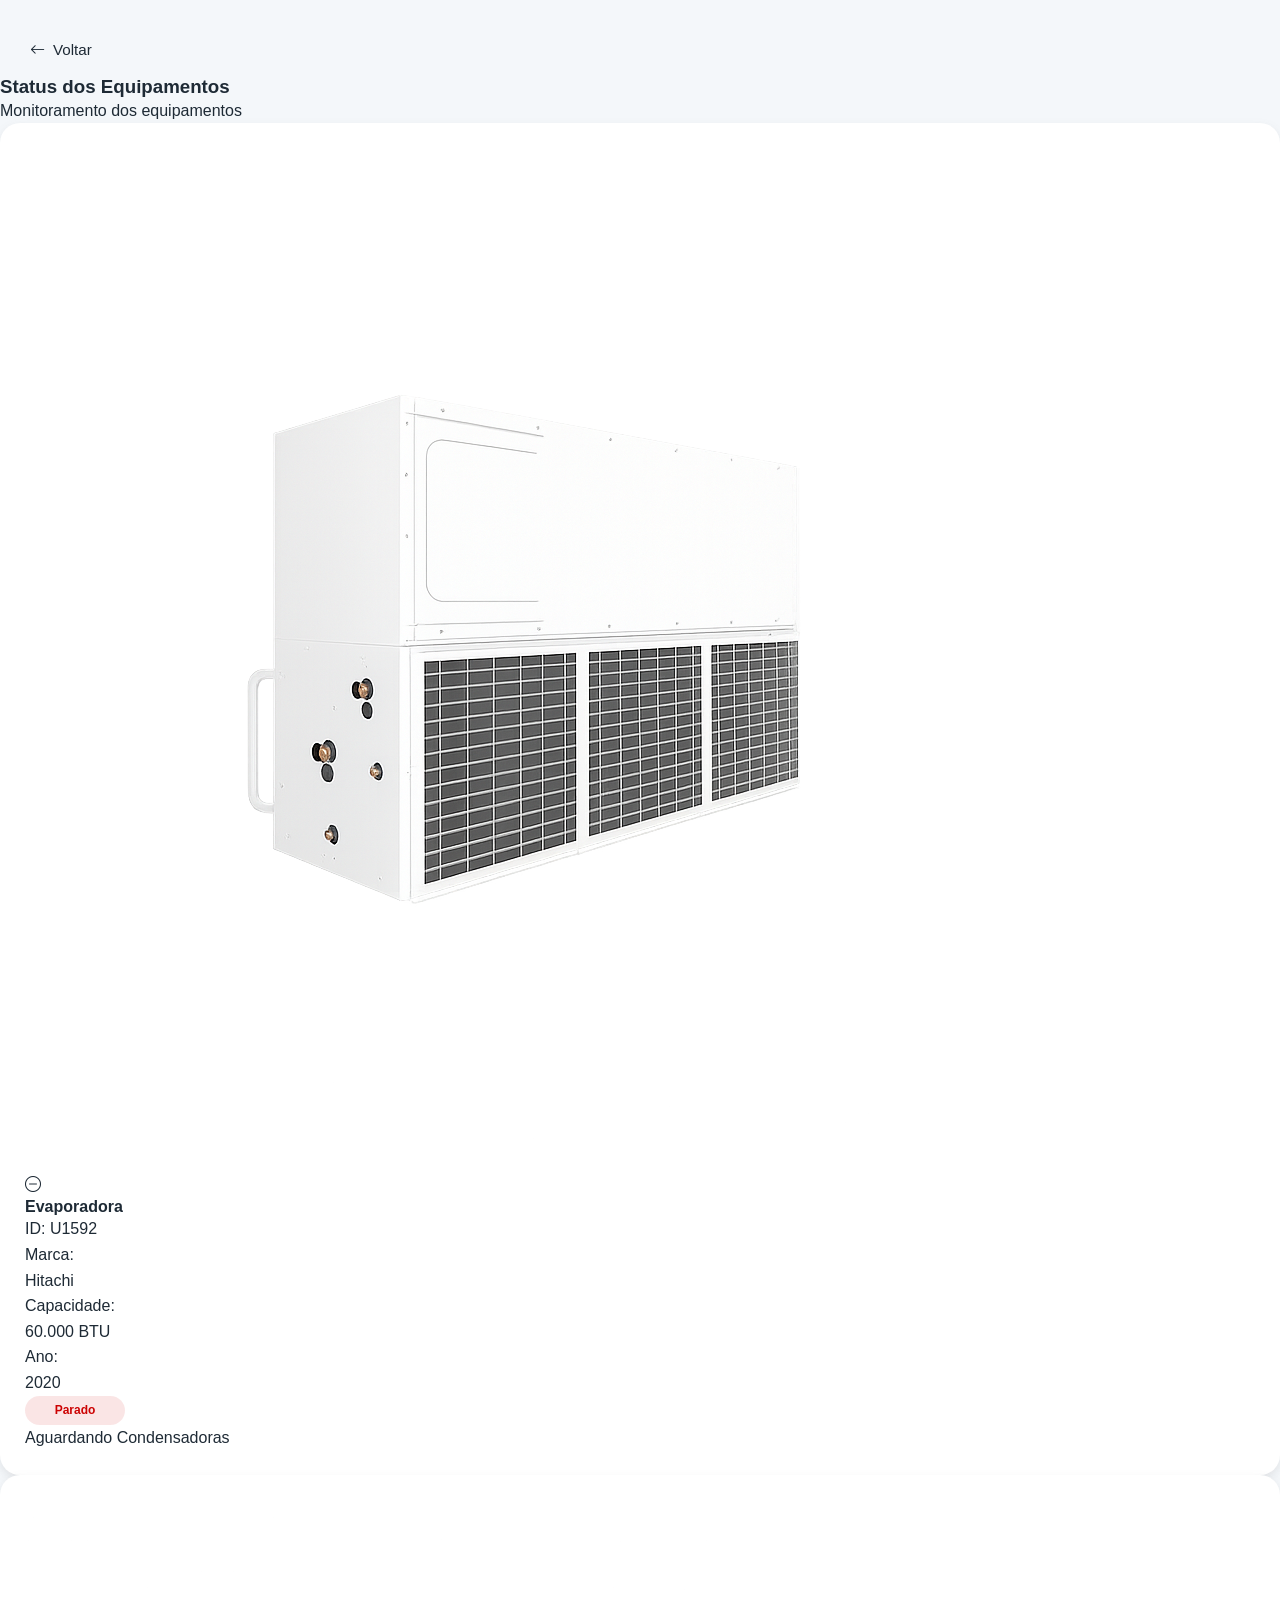
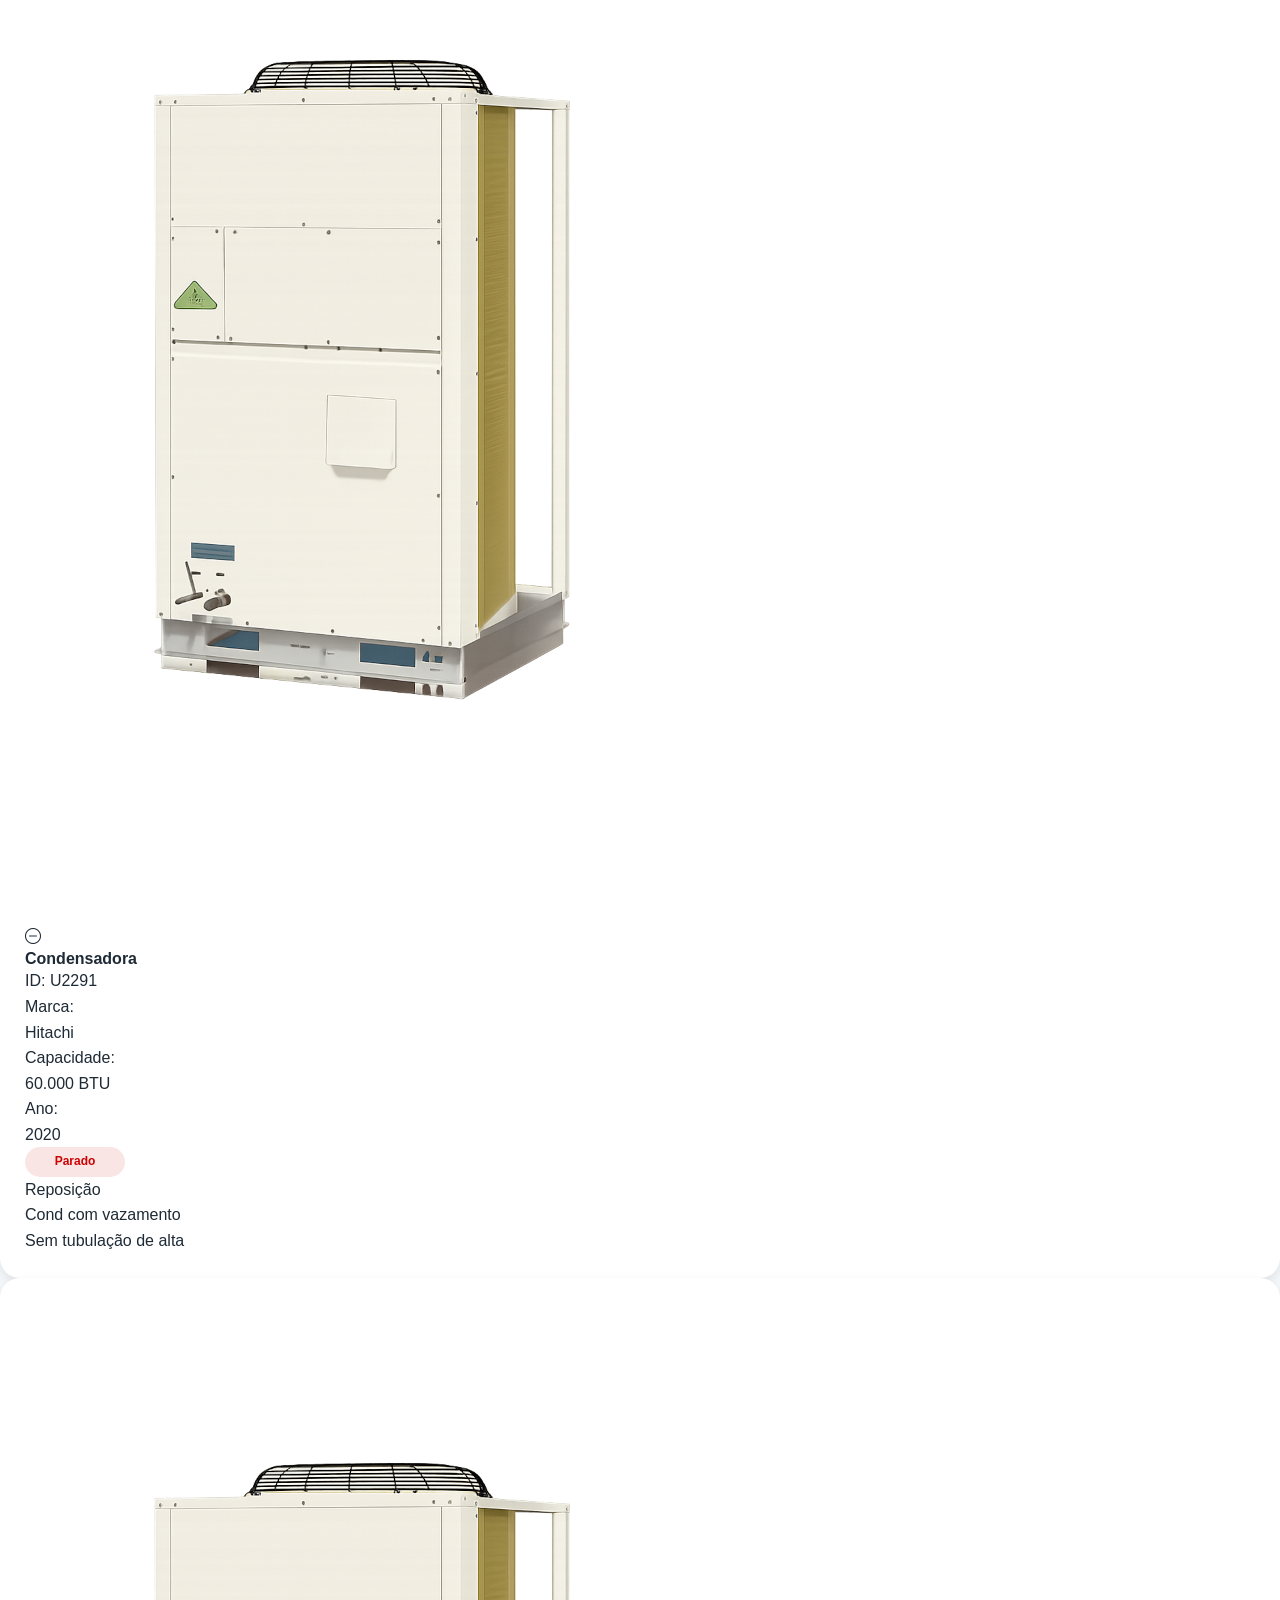
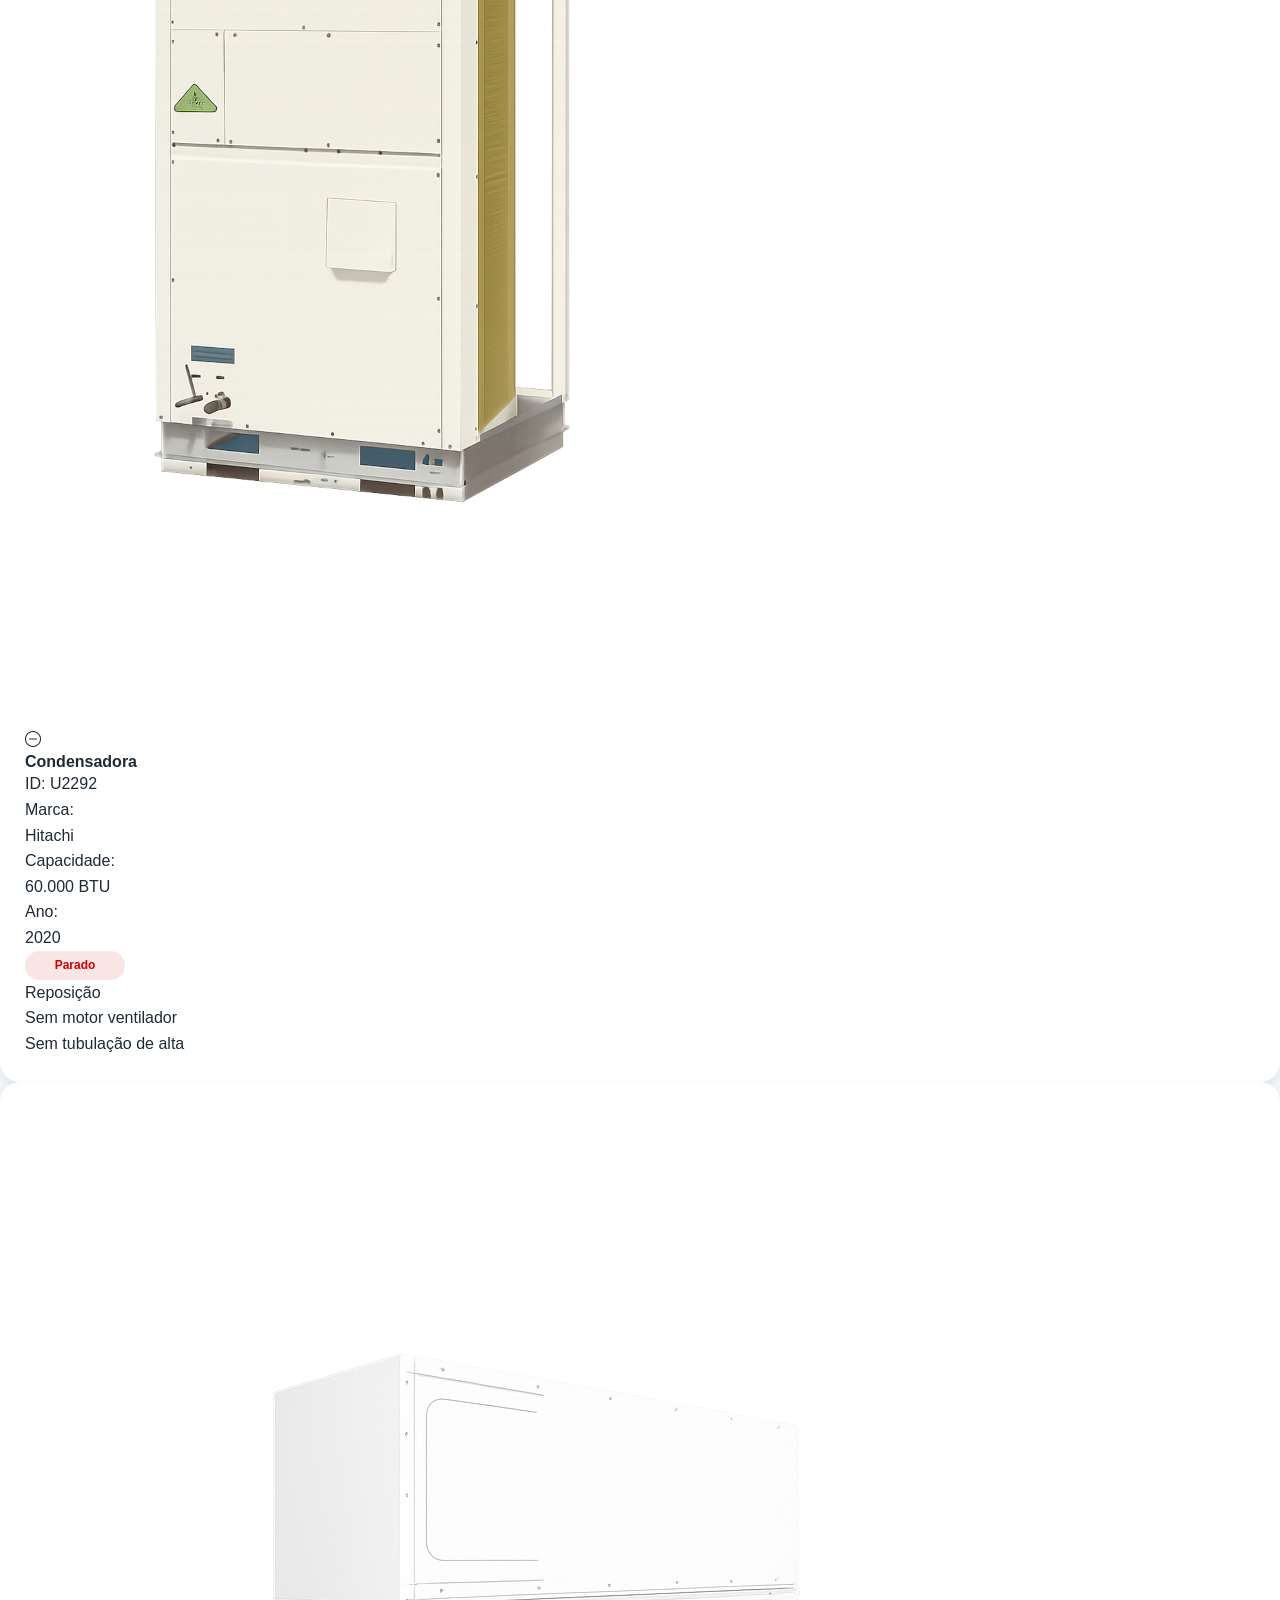
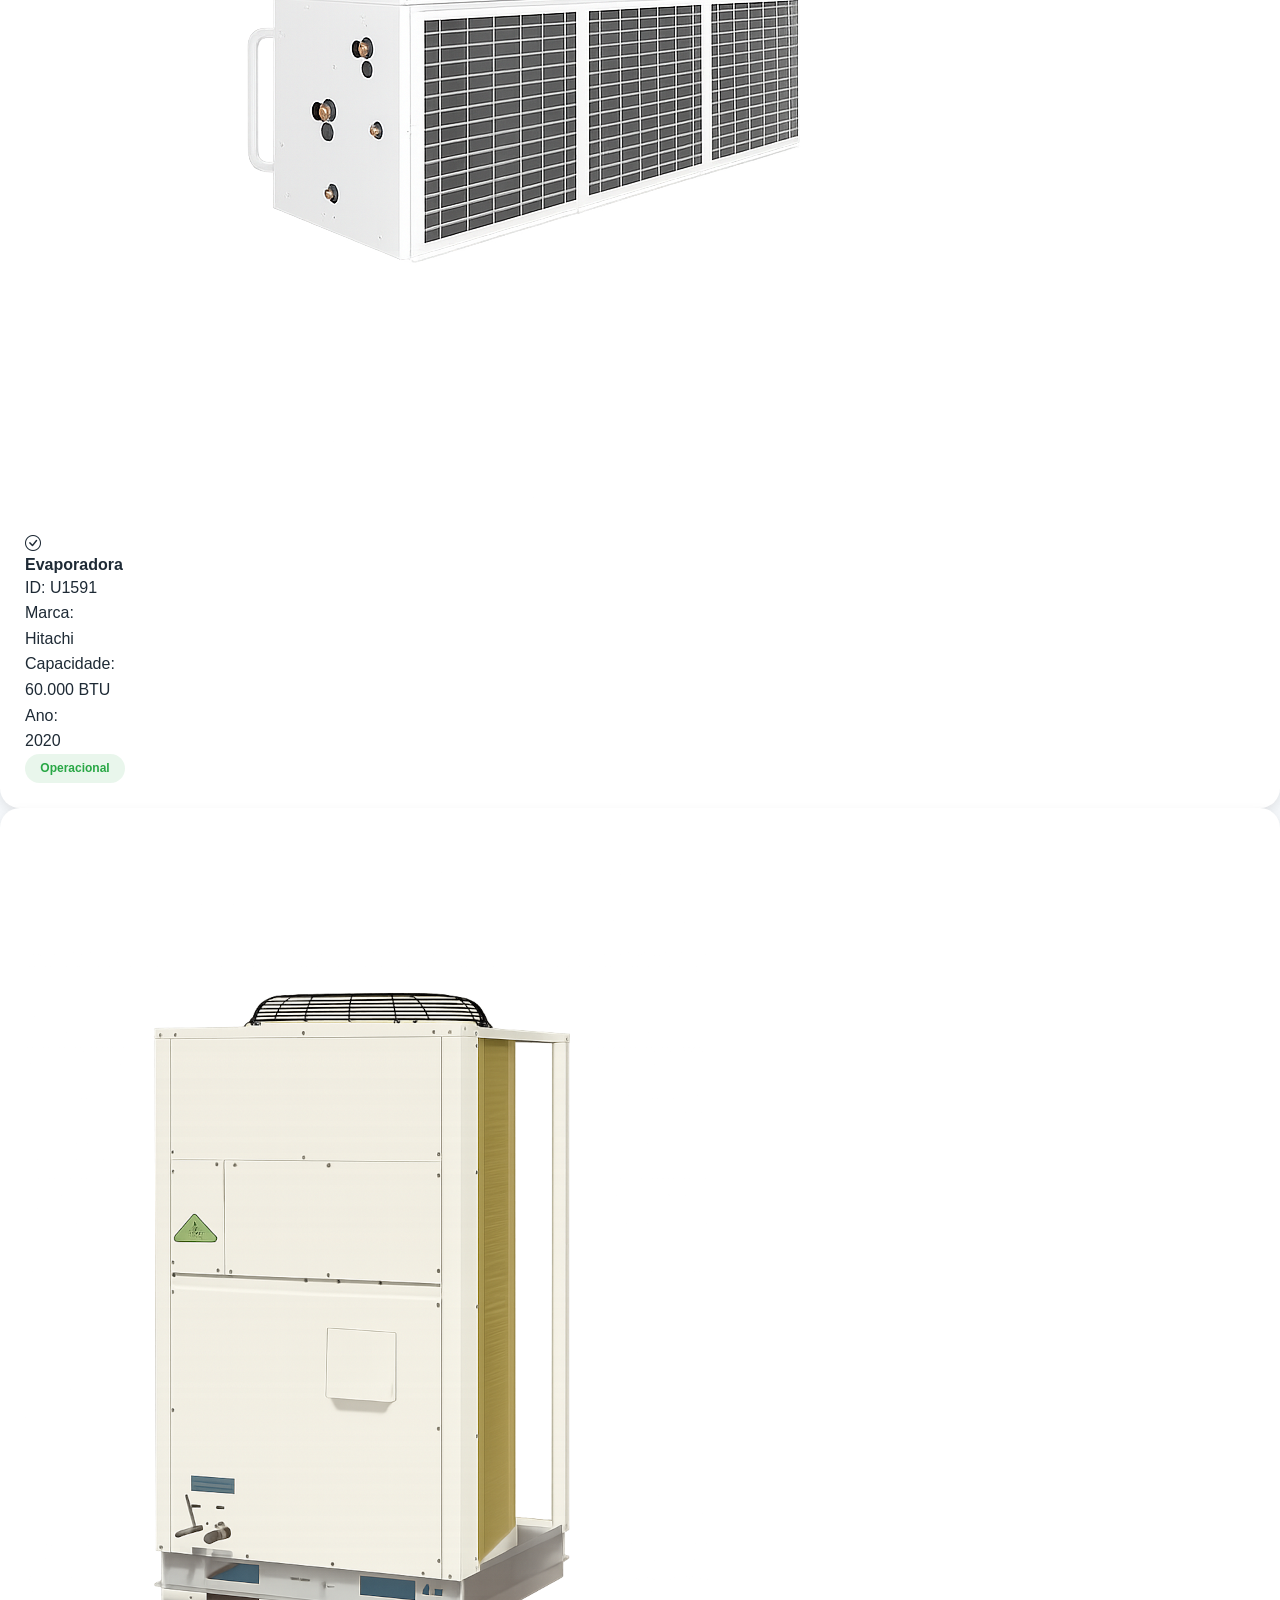
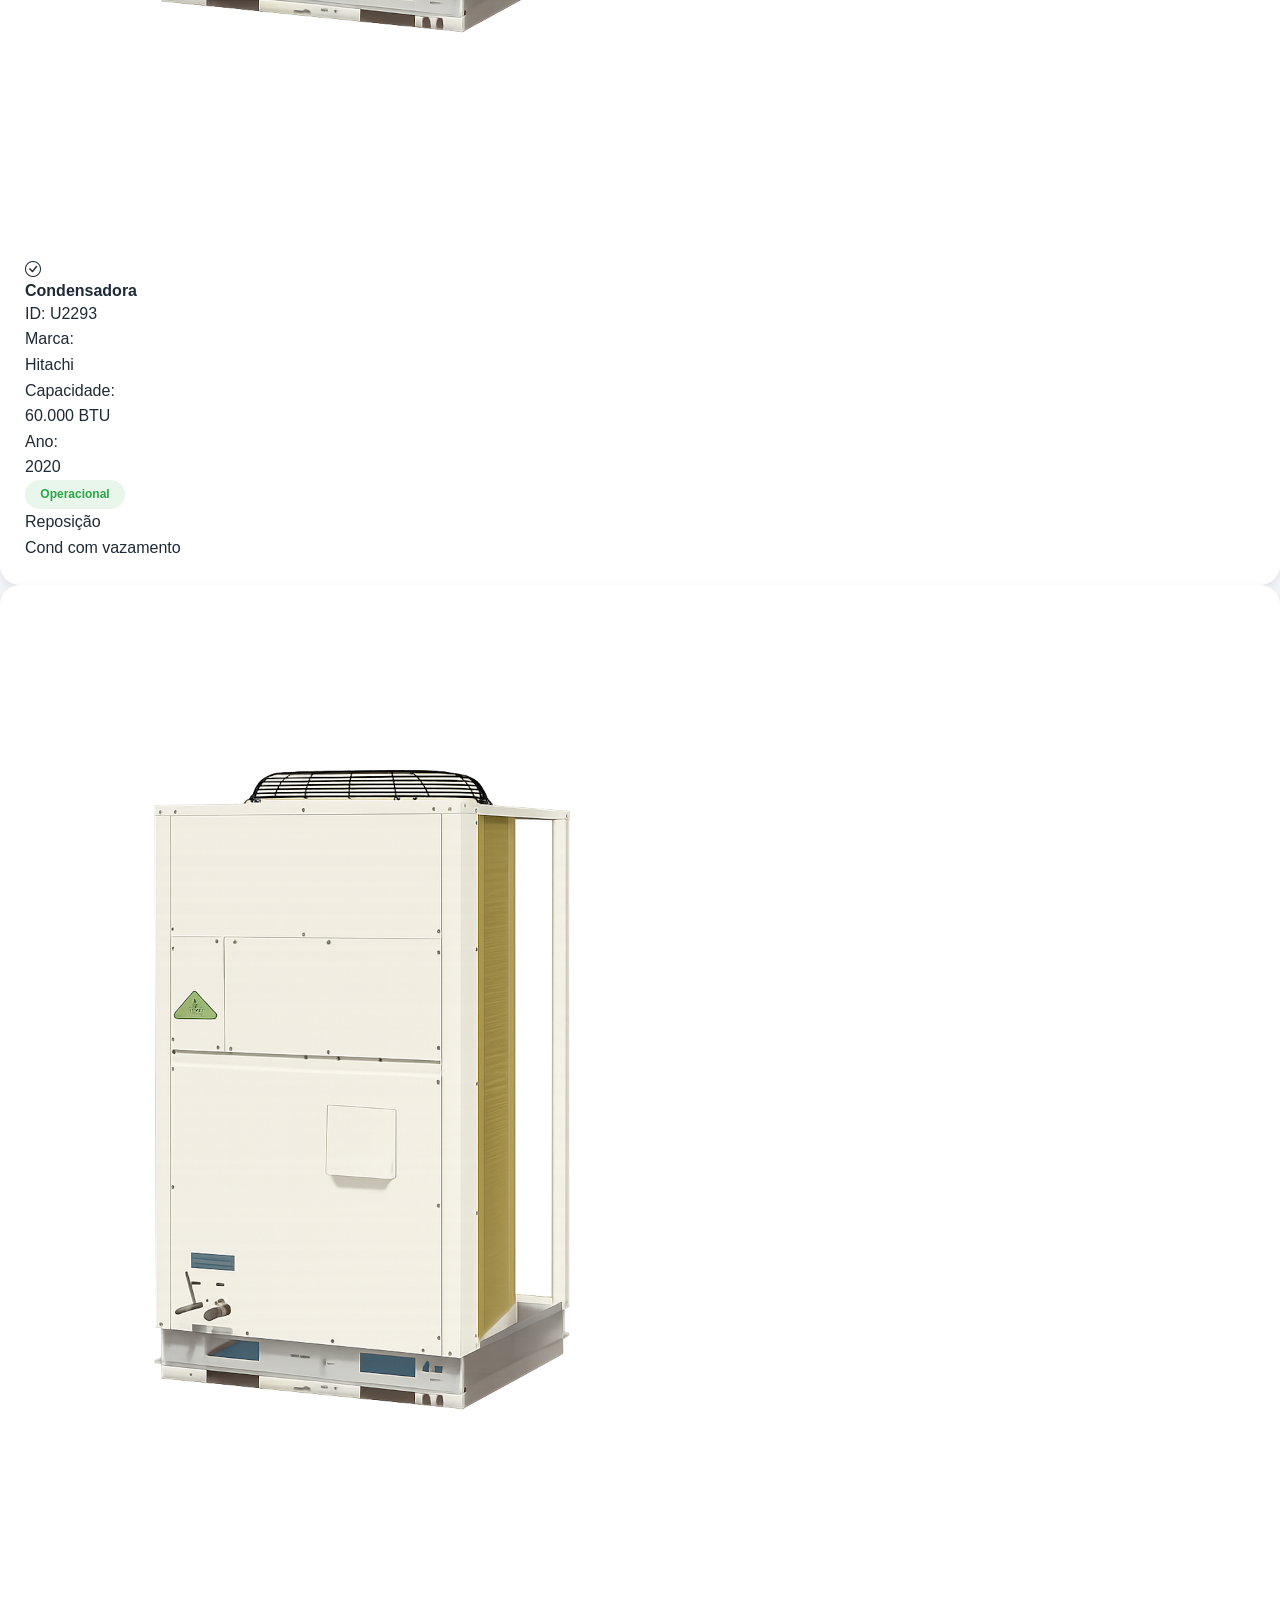
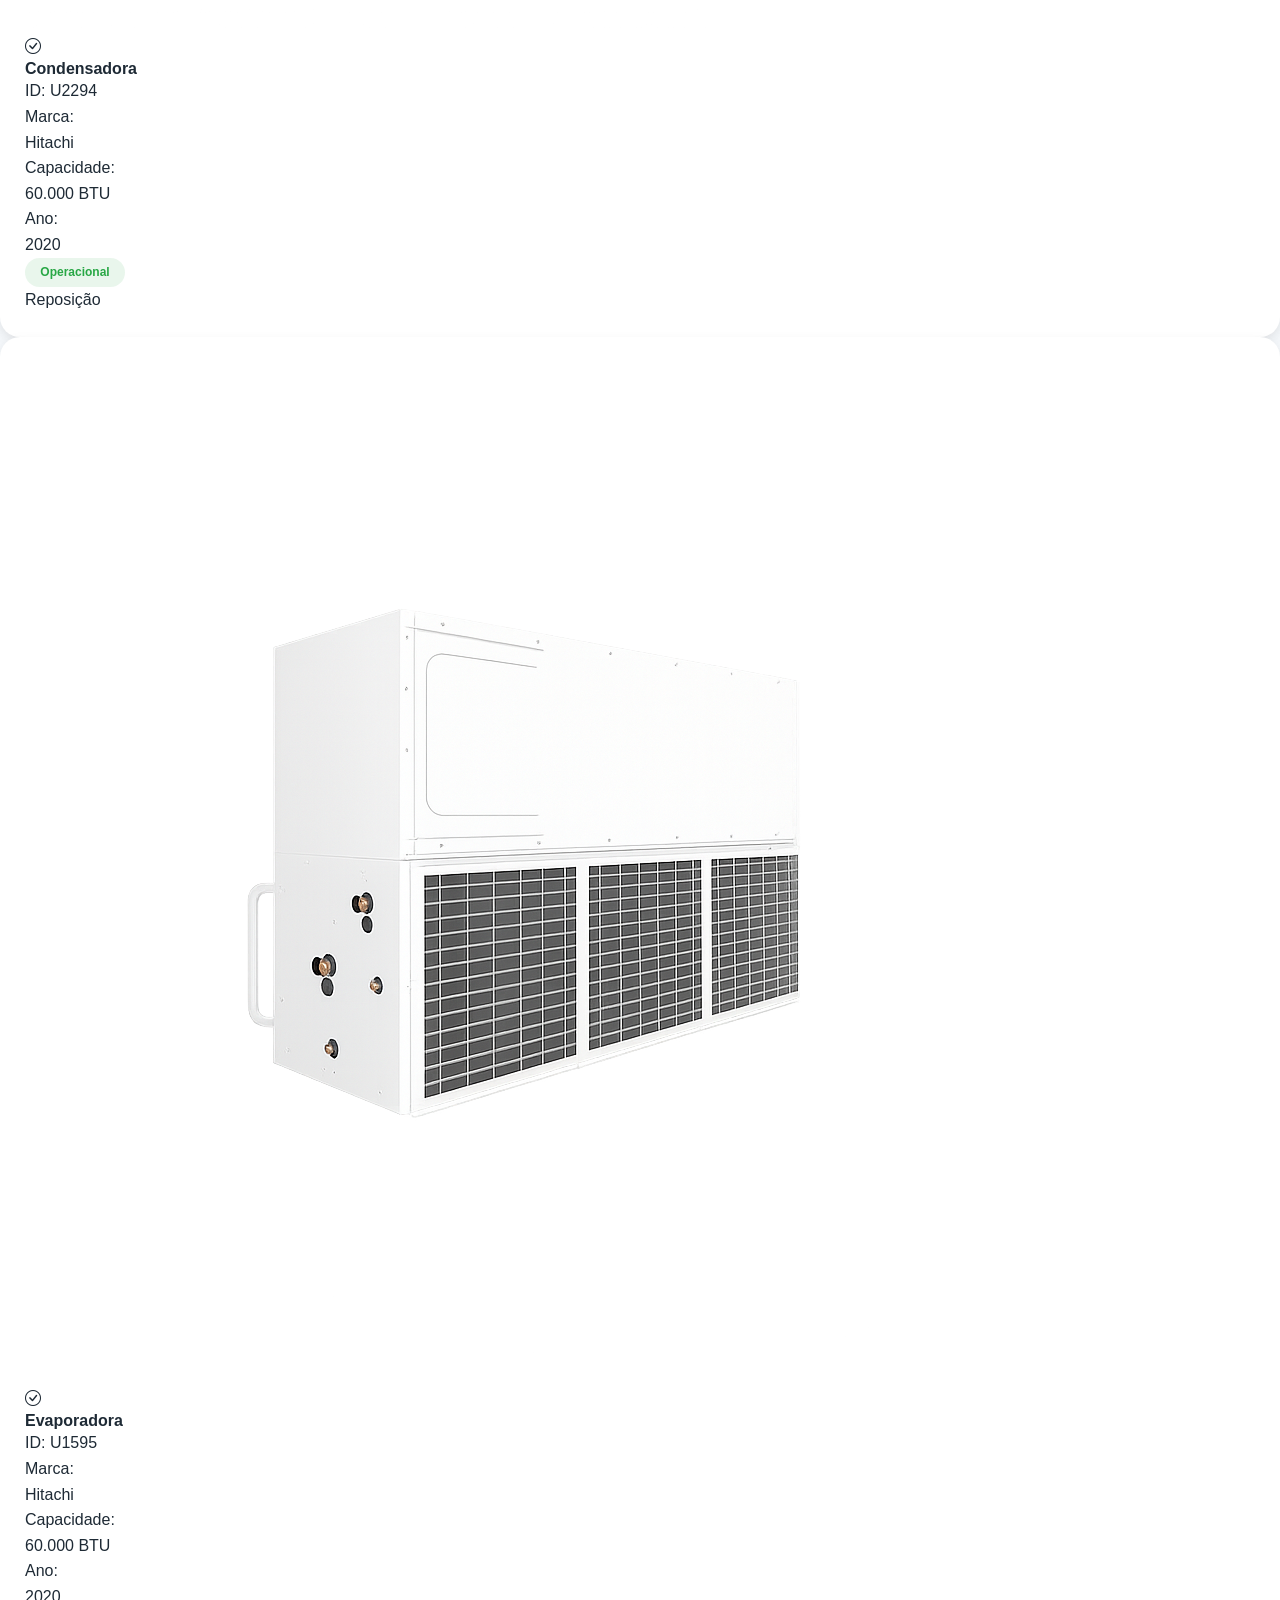
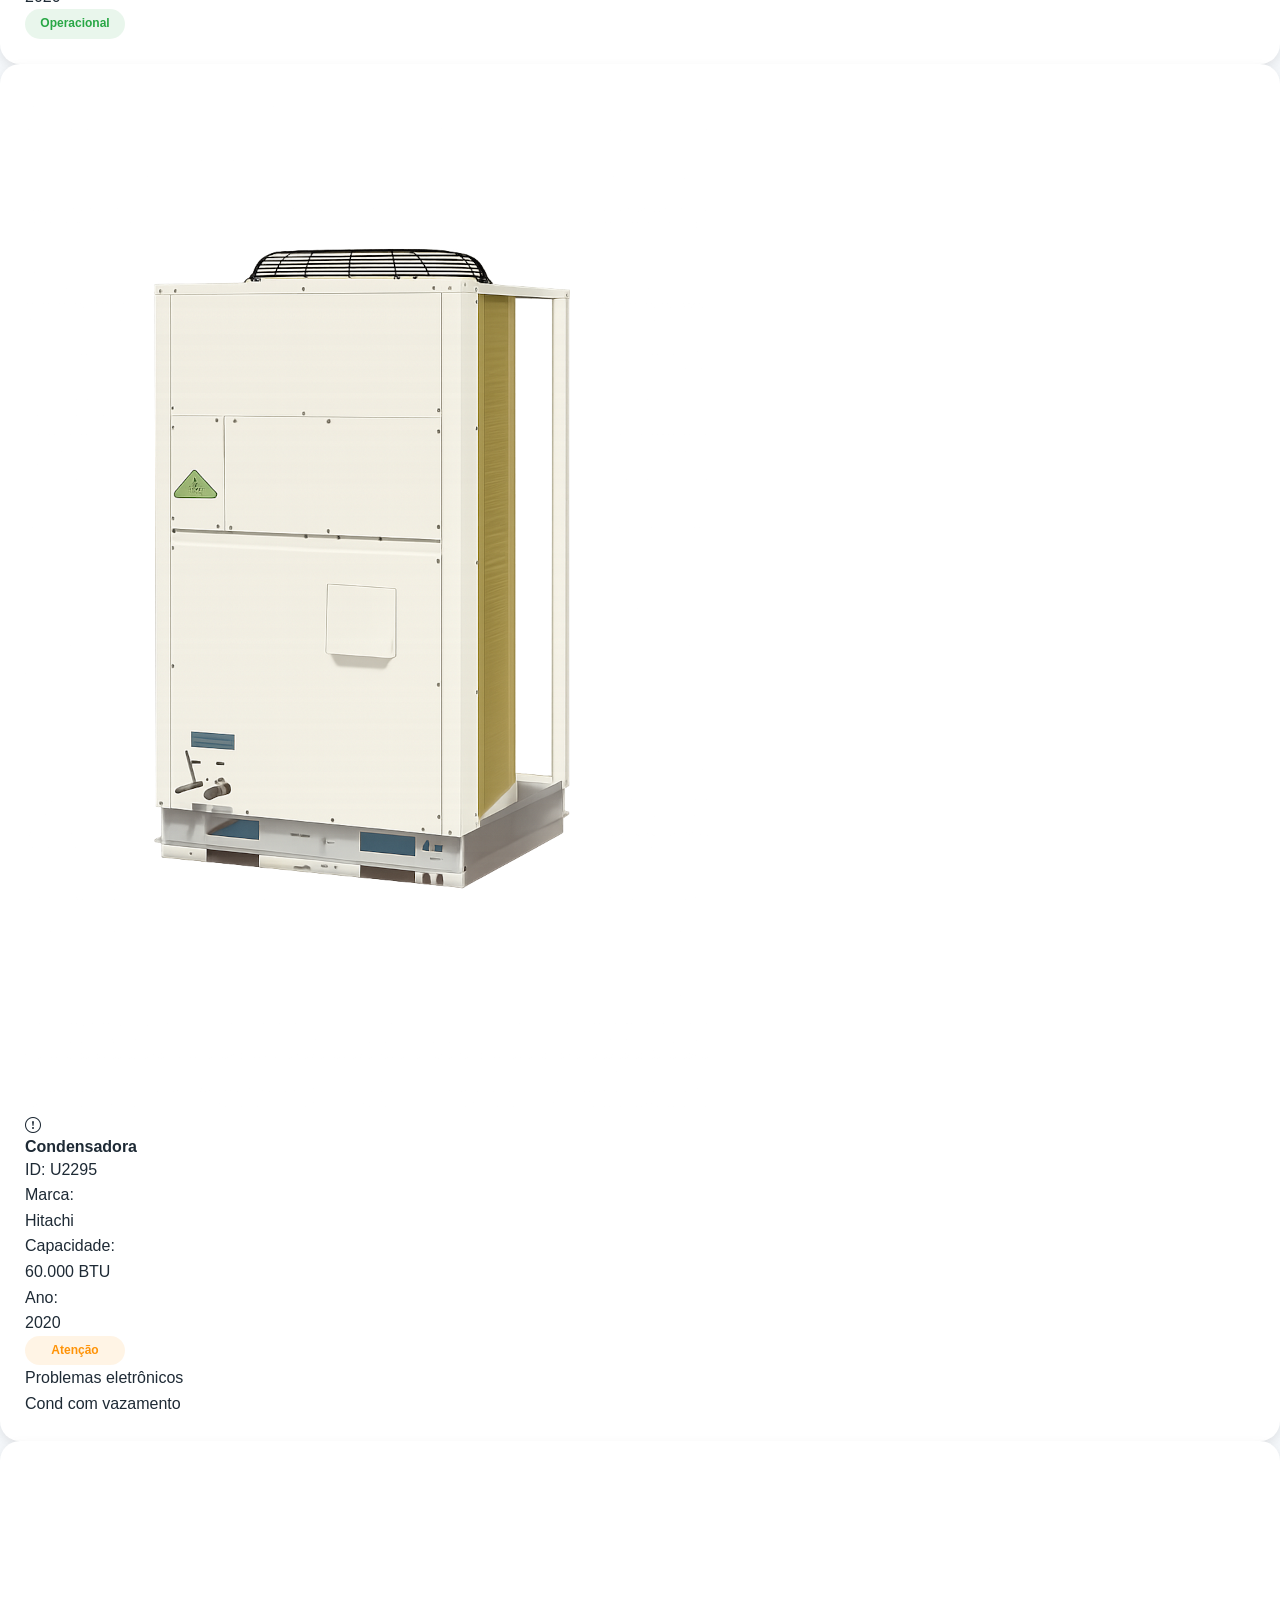
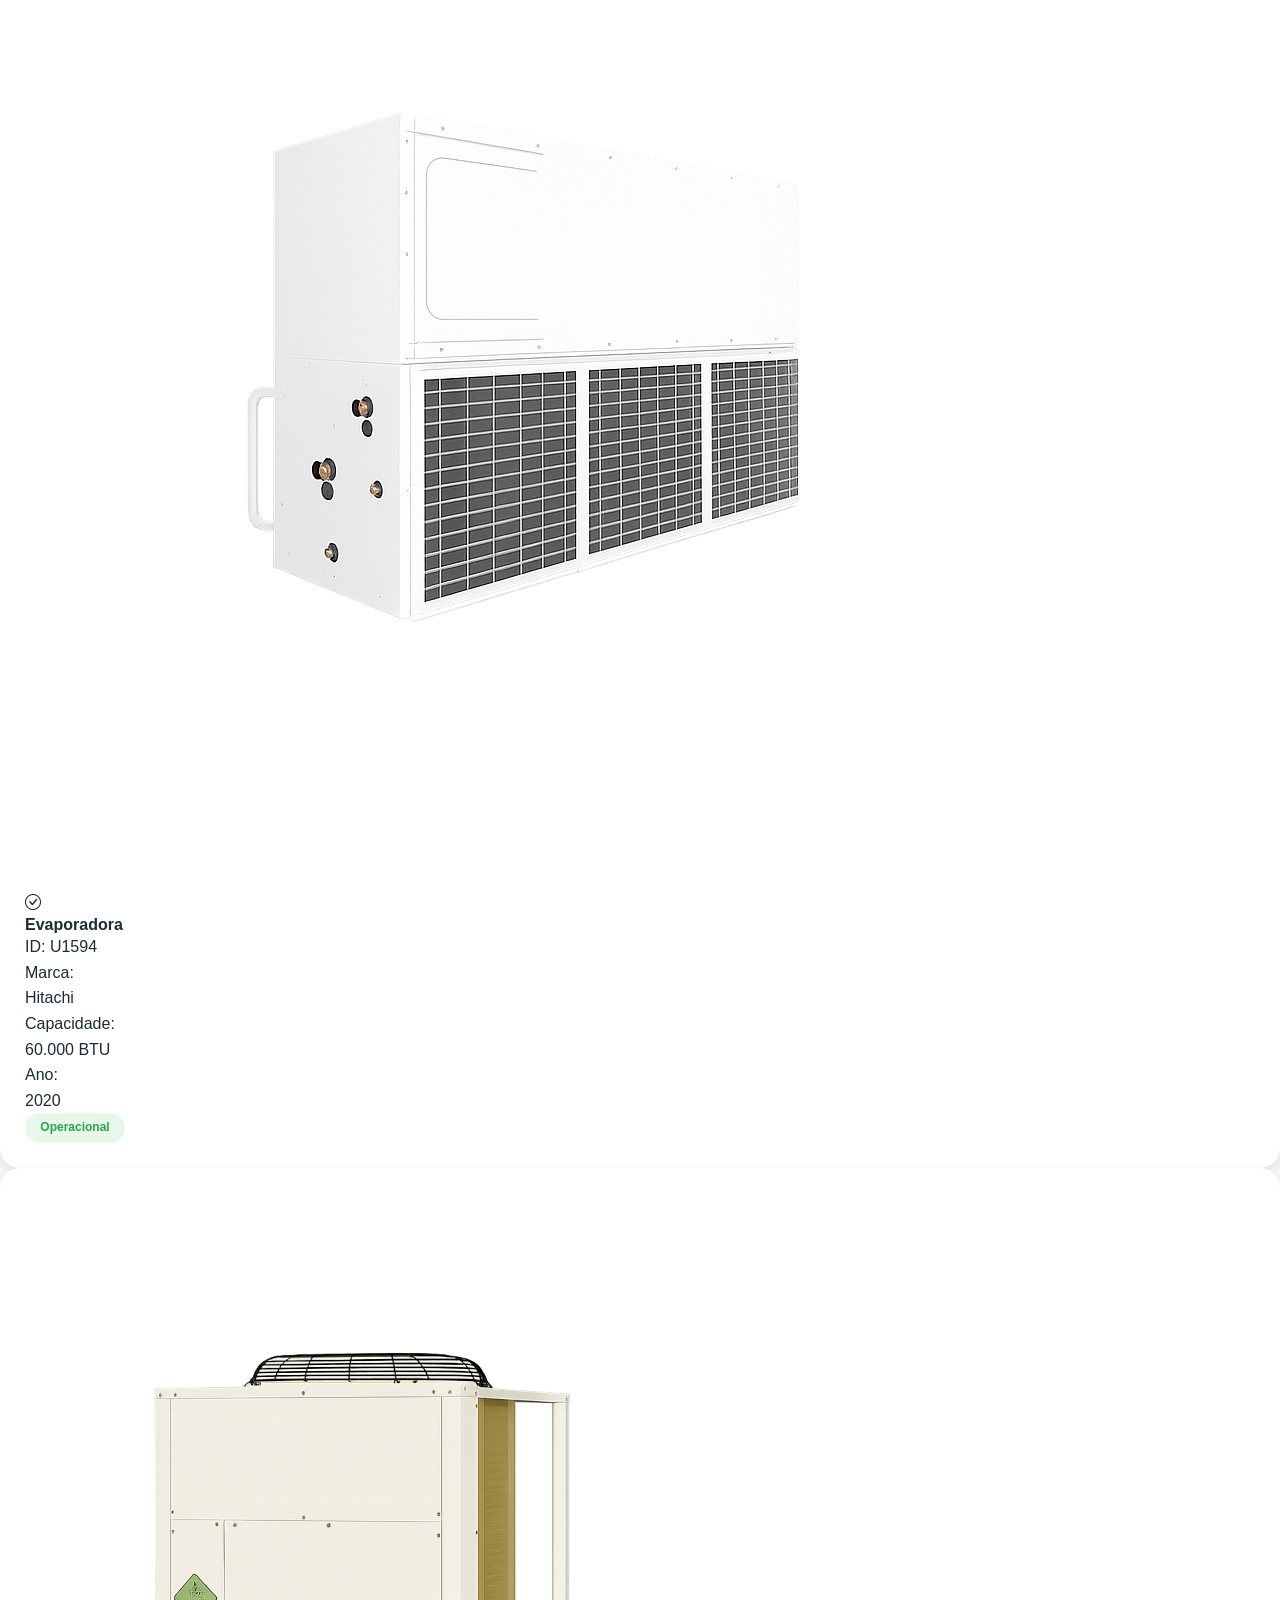
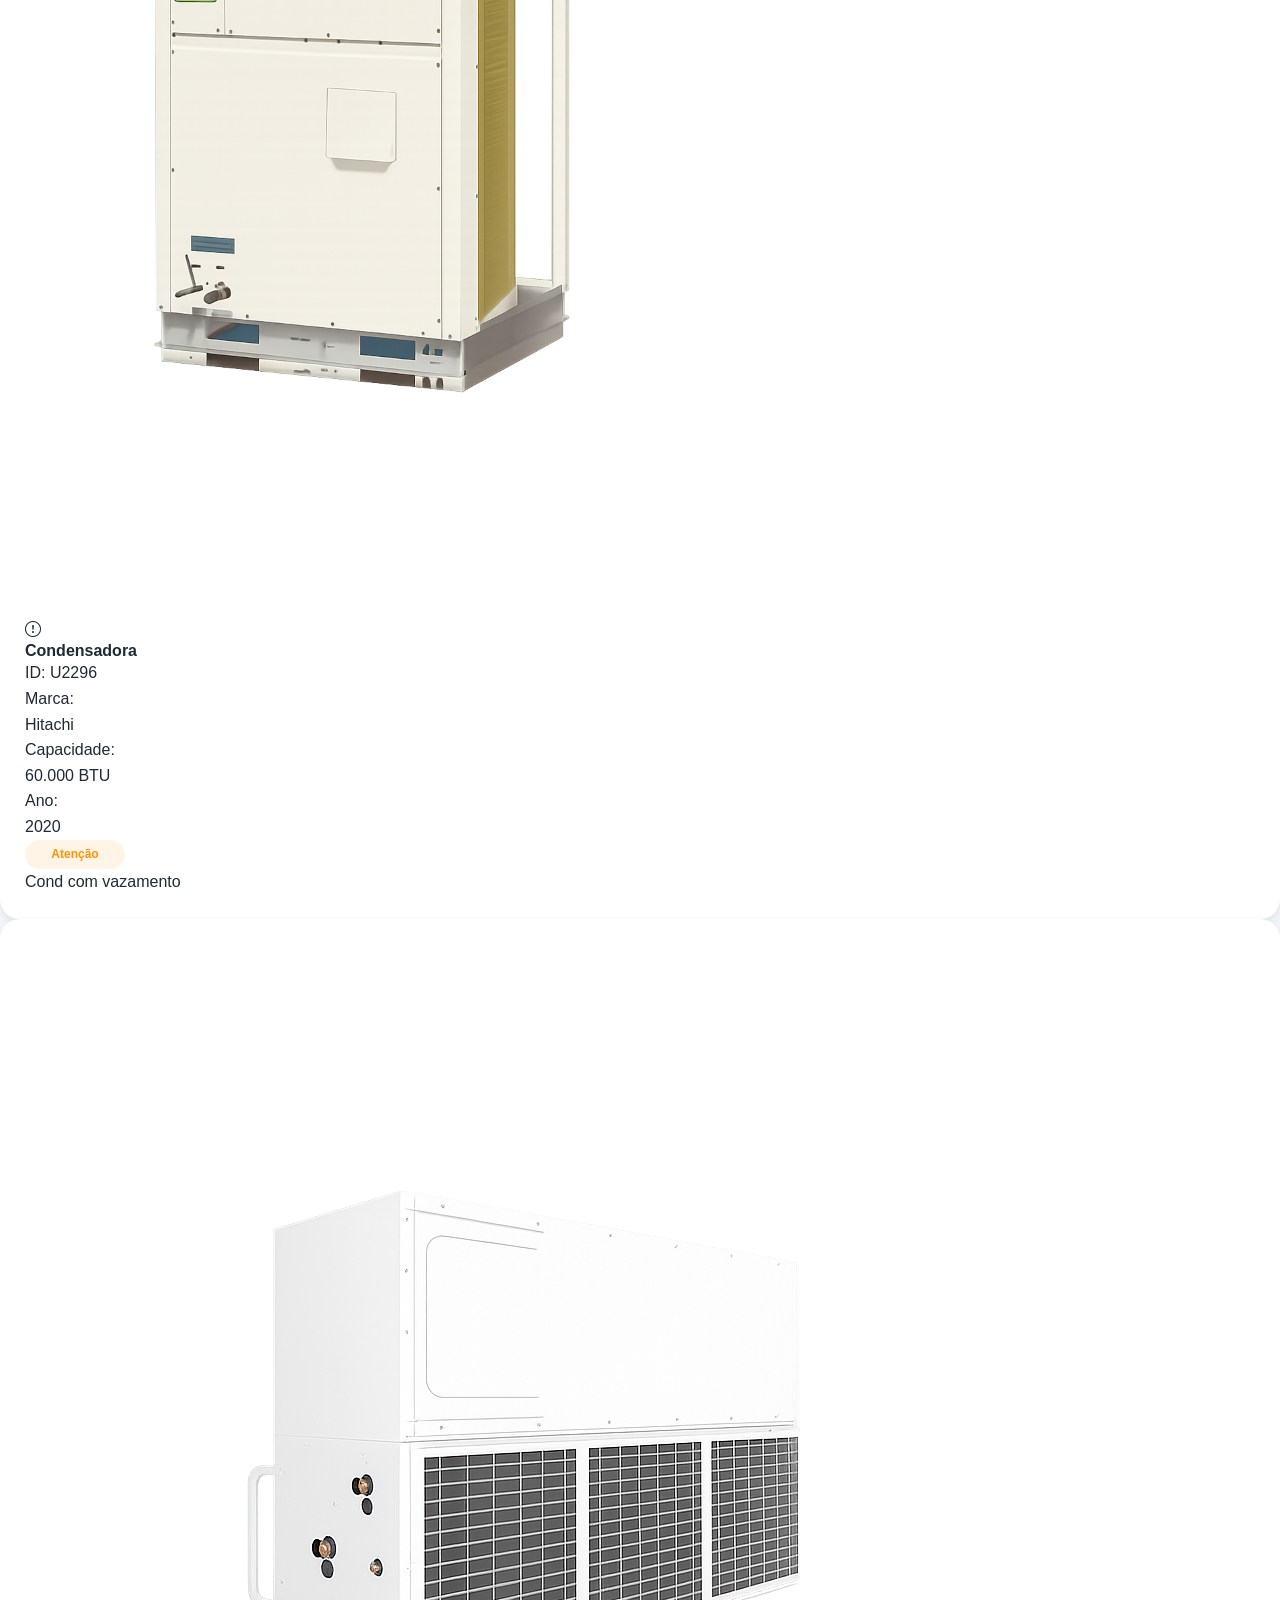
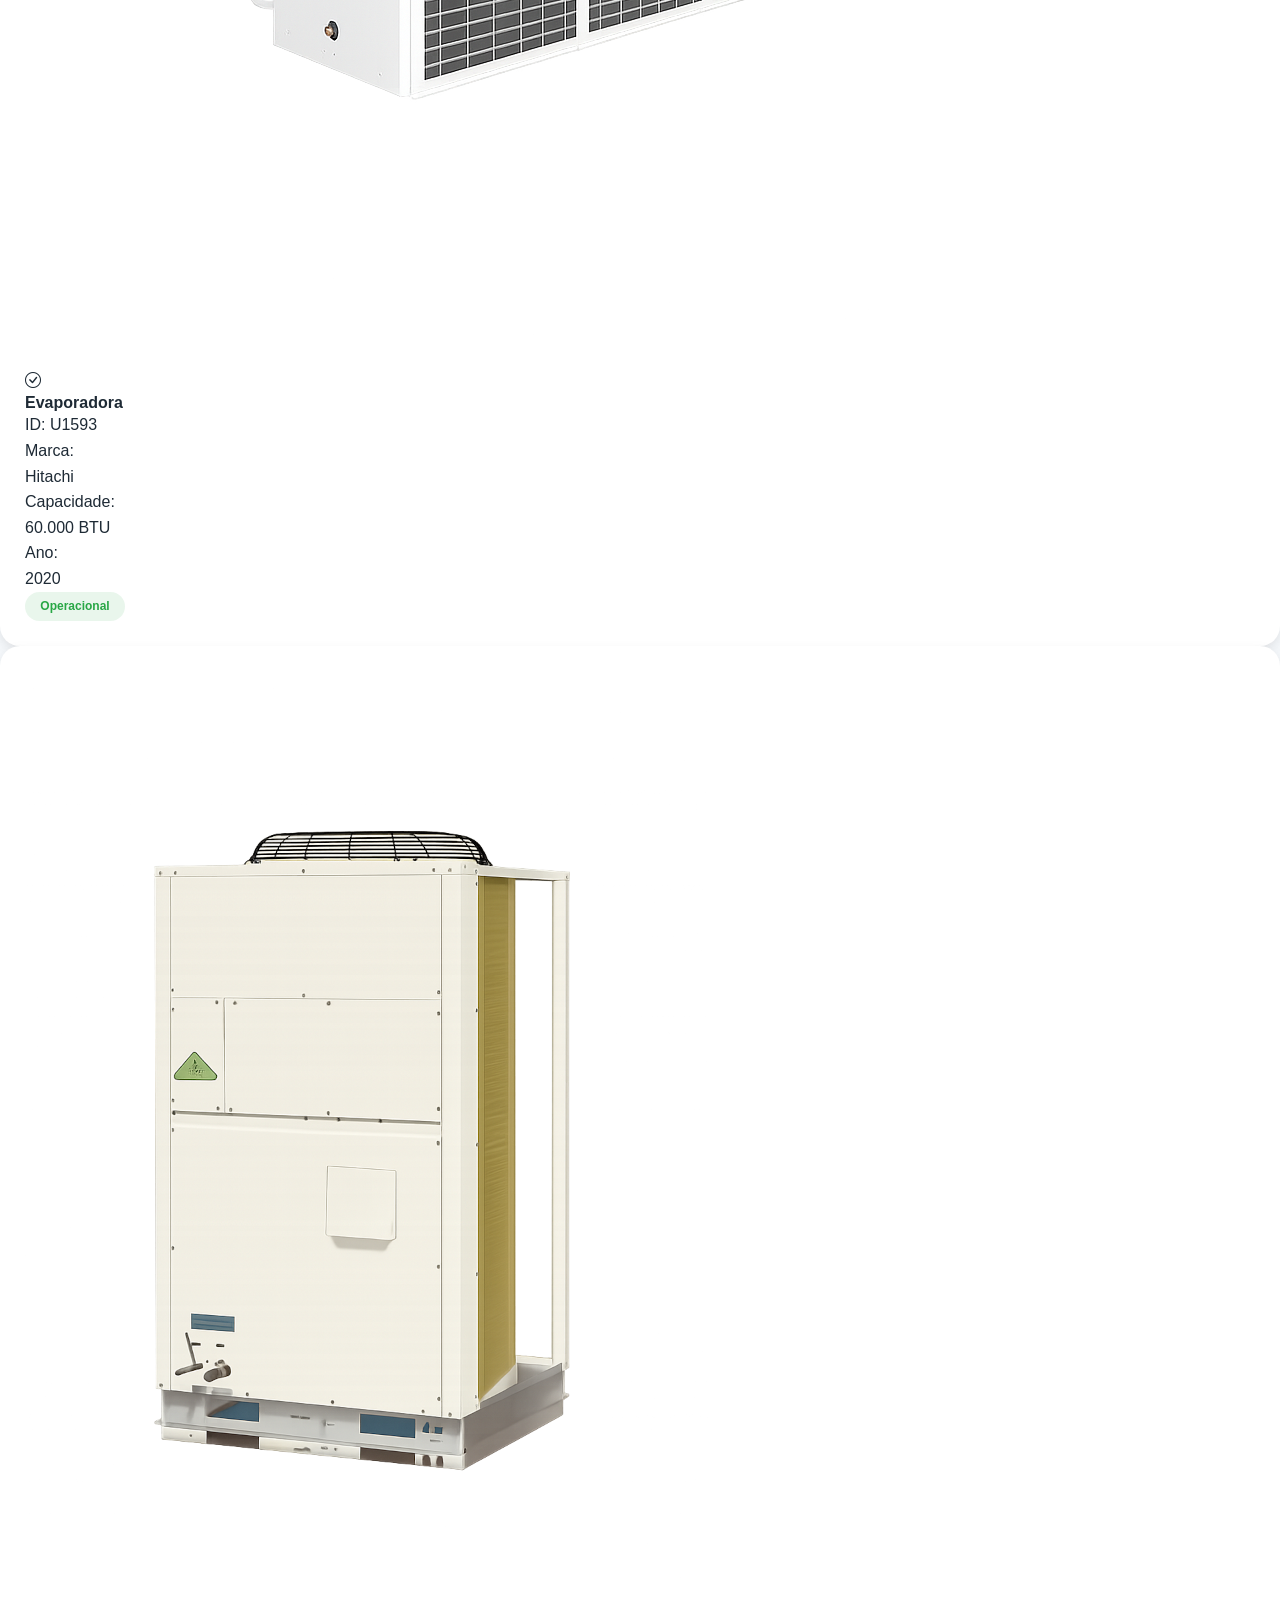
<file: pag-equip-810.html>
<!DOCTYPE html>
<html lang="pt-br">
<head>
    <meta charset="UTF-8">
    <meta name="viewport" content="width=device-width, initial-scale=1.0">
    <title>Equipamentos Loja 810</title>
    <link rel="stylesheet" href="css/style.css">
    <link rel="stylesheet" href="https://cdn.jsdelivr.net/npm/bootstrap-icons@1.11.3/font/bootstrap-icons.css">
</head>
<body>
    <div class="container">
        <div class="area-conteudo">
            <div class="conteudo-1">
                <div>
                    <a href="pagina-lojas.html" class="btn">
                        <i class="bi bi-arrow-left"></i> Voltar
                    </a>
                </div>
                <div class="monitoramento">
                    <h3>Status dos Equipamentos</h3>
                    <p>Monitoramento dos equipamentos</p>
                </div>
            </div>
            <div class="conteudo-2">
                <div class="circuito"> <!-- Circuito 1 -->
                    <div class="card-equip"><!-- Evaporadora -->
                        <div class="cx-img-evap">
                            <img src="imagens/evap-001.png" alt="" class="img-evap">
                        </div>
                        <!-- <i class="bi bi-check-circle icone icone-ok"></i> -->
                        <!-- <i class="bi bi-exclamation-circle icone icone-alerta"></i> -->
                        <!-- <i class="bi bi-wrench icone icone-manutencao"></i> -->
                        <i class="bi-dash-circle icone icone-parado"></i>
                        <div class="ident">
                            <h4>Evaporadora</h4>
                            <p>ID: U1592</p>
                        </div>
                        <div class="marca">
                            <p>Marca:</p>
                            <p>Hitachi</p>
                        </div>
                        <div class="btu">
                            <p>Capacidade:</p>
                            <p>60.000 BTU</p>
                        </div>
                        <div class="ano">
                            <p>Ano:</p>
                            <p>2020</p>
                        </div>
                        <!-- <p class="operacional">Operacional</p> -->
                        <!-- <p class="alerta">Atenção</p> -->
                        <!-- <p class="manutencao">Manutenção</p> -->
                        <p class="parado">Parado</p>
                        <div class="info">
                            <p>Aguardando Condensadoras</p>
                        </div>
                    </div>
                    <div class="card-equip"><!-- COND 1 -->
                        <div class="cx-img-cond">
                            <img src="imagens/cond-005.png" alt="" class="img-cond">
                        </div>
                        <!-- <i class="bi bi-check-circle icone icone-ok"></i> -->
                        <!-- <i class="bi bi-exclamation-circle icone icone-alerta"></i> -->
                        <!-- <i class="bi bi-wrench icone icone-manutencao"></i> -->
                         <i class="bi-dash-circle icone icone-parado"></i>
                        <div class="ident">
                            <h4>Condensadora</h4>
                            <p>ID: U2291</p>
                        </div>
                        <div class="marca">
                            <p>Marca:</p>
                            <p>Hitachi</p>
                        </div>
                        <div class="btu">
                            <p>Capacidade:</p>
                            <p>60.000 BTU</p>
                        </div>
                        <div class="ano">
                            <p>Ano:</p>
                            <p>2020</p>
                        </div>
                        <!-- <p class="operacional">Operacional</p> -->
                        <!-- <p class="alerta">Atenção</p> -->
                        <!--<p class="manutencao">Manutenção</p>-->
                        <p class="parado">Parado</p>
                        <div class="info">
                            <p>Reposição</p>
                            <p>Cond com vazamento</p>
                            <p>Sem tubulação de alta</p>
                        </div>
                    </div>
                    <div class="card-equip"><!-- COND 2 -->
                        <div class="cx-img-cond">
                            <img src="imagens/cond-005.png" alt="" class="img-cond">
                        </div>
                        <!-- <i class="bi bi-check-circle icone icone-ok"></i> -->
                        <!-- <i class="bi bi-exclamation-circle icone icone-alerta"></i> -->
                        <!-- <i class="bi bi-wrench icone icone-manutencao"></i> -->
                        <i class="bi-dash-circle icone icone-parado"></i>
                        <div class="ident">
                            <h4>Condensadora</h4>
                            <p>ID: U2292</p>
                        </div>
                        <div class="marca">
                            <p>Marca:</p>
                            <p>Hitachi</p>
                        </div>
                        <div class="btu">
                            <p>Capacidade:</p>
                            <p>60.000 BTU</p>
                        </div>
                        <div class="ano">
                            <p>Ano:</p>
                            <p>2020</p>
                        </div>
                        <!-- <p class="operacional">Operacional</p> -->
                        <!-- <p class="alerta">Atenção</p> -->
                        <!--<p class="manutencao">Manutenção</p>-->
                        <p class="parado">Parado</p>
                        <div class="info">
                            <p>Reposição</p>
                            <p>Sem motor ventilador</p>
                            <p>Sem tubulação de alta</p>
                        </div>
                    </div>
                </div>
                <div class="circuito"> <!-- Circuito 2 -->
                    <div class="card-equip"><!-- Evaporadora -->
                        <div class="cx-img-evap">
                            <img src="imagens/evap-001.png" alt="" class="img-evap">
                        </div>
                        <i class="bi bi-check-circle icone icone-ok"></i>
                        <!-- <i class="bi bi-exclamation-circle icone icone-alerta"></i> -->
                        <!-- <i class="bi bi-wrench icone icone-manutencao"></i> -->
                        <!-- <i class="bi-dash-circle icone icone-parado"></i> -->
                        <div class="ident">
                            <h4>Evaporadora</h4>
                            <p>ID: U1591</p>
                        </div>
                        <div class="marca">
                            <p>Marca:</p>
                            <p>Hitachi</p>
                        </div>
                        <div class="btu">
                            <p>Capacidade:</p>
                            <p>60.000 BTU</p>
                        </div>
                        <div class="ano">
                            <p>Ano:</p>
                            <p>2020</p>
                        </div>
                        <p class="operacional">Operacional</p>
                        <!-- <p class="alerta">Atenção</p> -->
                        <!-- <p class="manutencao">Manutenção</p> -->
                        <!-- <p class="parado">Parado</p> -->
                    </div>
                    <div class="card-equip"><!-- COND 1 -->
                        <div class="cx-img-cond">
                            <img src="imagens/cond-005.png" alt="" class="img-cond">
                        </div>
                        <i class="bi bi-check-circle icone icone-ok"></i>
                        <!-- <i class="bi bi-exclamation-circle icone icone-alerta"></i> -->
                        <!-- <i class="bi bi-wrench icone icone-manutencao"></i> -->
                         <!-- <i class="bi-dash-circle icone icone-parado"></i> -->
                        <div class="ident">
                            <h4>Condensadora</h4>
                            <p>ID: U2293</p>
                        </div>
                        <div class="marca">
                            <p>Marca:</p>
                            <p>Hitachi</p>
                        </div>
                        <div class="btu">
                            <p>Capacidade:</p>
                            <p>60.000 BTU</p>
                        </div>
                        <div class="ano">
                            <p>Ano:</p>
                            <p>2020</p>
                        </div>
                        <p class="operacional">Operacional</p>
                        <!-- <p class="alerta">Atenção</p> -->
                        <!-- <p class="manutencao">Manutenção</p> -->
                        <!-- <p class="parado">Parado</p> -->
                        <div class="info">
                            <p>Reposição</p>
                            <p>Cond com vazamento</p>
                        </div>
                    </div>
                    <div class="card-equip"><!-- COND 2 -->
                        <div class="cx-img-cond">
                            <img src="imagens/cond-005.png" alt="" class="img-cond">
                        </div>
                        <i class="bi bi-check-circle icone icone-ok"></i>
                        <!-- <i class="bi bi-exclamation-circle icone icone-alerta"></i> -->
                        <!-- <i class="bi bi-wrench icone icone-manutencao"></i> -->
                        <!-- <i class="bi-dash-circle icone icone-parado"></i> -->
                        <div class="ident">
                            <h4>Condensadora</h4>
                            <p>ID: U2294</p>
                        </div>
                        <div class="marca">
                            <p>Marca:</p>
                            <p>Hitachi</p>
                        </div>
                        <div class="btu">
                            <p>Capacidade:</p>
                            <p>60.000 BTU</p>
                        </div>
                        <div class="ano">
                            <p>Ano:</p>
                            <p>2020</p>
                        </div>
                        <p class="operacional">Operacional</p>
                        <!-- <p class="alerta">Atenção</p> -->
                        <!-- <p class="manutencao">Manutenção</p> -->
                        <!-- <p class="parado">Parado</p> -->
                        <div class="info">
                            <p>Reposição</p>
                        </div>
                    </div>
                </div>
                <div class="circuito"> <!-- Circuito 3 -->
                    <div class="card-equip"><!-- Evaporadora -->
                        <div class="cx-img-evap">
                            <img src="imagens/evap-001.png" alt="" class="img-evap">
                        </div>
                        <i class="bi bi-check-circle icone icone-ok"></i>
                        <!-- <i class="bi bi-exclamation-circle icone icone-alerta"></i> -->
                        <!-- <i class="bi bi-wrench icone icone-manutencao"></i> -->
                        <!-- <i class="bi-dash-circle icone icone-parado"></i> -->
                        <div class="ident">
                            <h4>Evaporadora</h4>
                            <p>ID: U1595</p>
                        </div>
                        <div class="marca">
                            <p>Marca:</p>
                            <p>Hitachi</p>
                        </div>
                        <div class="btu">
                            <p>Capacidade:</p>
                            <p>60.000 BTU</p>
                        </div>
                        <div class="ano">
                            <p>Ano:</p>
                            <p>2020</p>
                        </div>
                        <p class="operacional">Operacional</p>
                        <!-- <p class="alerta">Atenção</p> -->
                        <!-- <p class="manutencao">Manutenção</p> -->
                        <!-- <p class="parado">Parado</p> -->
                    </div>
                    <div class="card-equip"><!-- COND 1 -->
                        <div class="cx-img-cond">
                            <img src="imagens/cond-005.png" alt="" class="img-cond">
                        </div>
                        <!-- <i class="bi bi-check-circle icone icone-ok"></i> -->
                        <i class="bi bi-exclamation-circle icone icone-alerta"></i>
                        <!-- <i class="bi bi-wrench icone icone-manutencao"></i> -->
                         <!-- <i class="bi-dash-circle icone icone-parado"></i> -->
                        <div class="ident">
                            <h4>Condensadora</h4>
                            <p>ID: U2295</p>
                        </div>
                        <div class="marca">
                            <p>Marca:</p>
                            <p>Hitachi</p>
                        </div>
                        <div class="btu">
                            <p>Capacidade:</p>
                            <p>60.000 BTU</p>
                        </div>
                        <div class="ano">
                            <p>Ano:</p>
                            <p>2020</p>
                        </div>
                        <!-- <p class="operacional">Operacional</p> -->
                        <p class="alerta">Atenção</p>
                        <!-- <p class="manutencao">Manutenção</p> -->
                        <!-- <p class="parado">Parado</p> -->
                        <div class="info">
                            <p>Problemas eletrônicos</p>
                            <p>Cond com vazamento</p>
                        </div>
                    </div>
                </div>
                <div class="circuito"> <!-- Circuito 4 -->
                    <div class="card-equip"><!-- Evaporadora -->
                        <div class="cx-img-evap">
                            <img src="imagens/evap-001.png" alt="" class="img-evap">
                        </div>
                        <i class="bi bi-check-circle icone icone-ok"></i>
                        <!-- <i class="bi bi-exclamation-circle icone icone-alerta"></i> -->
                        <!-- <i class="bi bi-wrench icone icone-manutencao"></i> -->
                        <!-- <i class="bi-dash-circle icone icone-parado"></i> -->
                        <div class="ident">
                            <h4>Evaporadora</h4>
                            <p>ID: U1594</p>
                        </div>
                        <div class="marca">
                            <p>Marca:</p>
                            <p>Hitachi</p>
                        </div>
                        <div class="btu">
                            <p>Capacidade:</p>
                            <p>60.000 BTU</p>
                        </div>
                        <div class="ano">
                            <p>Ano:</p>
                            <p>2020</p>
                        </div>
                        <p class="operacional">Operacional</p>
                        <!-- <p class="alerta">Atenção</p> -->
                        <!-- <p class="manutencao">Manutenção</p> -->
                        <!-- <p class="parado">Parado</p> -->
                    </div>
                    <div class="card-equip"><!-- COND 1 -->
                        <div class="cx-img-cond">
                            <img src="imagens/cond-005.png" alt="" class="img-cond">
                        </div>
                        <!-- <i class="bi bi-check-circle icone icone-ok"></i> -->
                        <i class="bi bi-exclamation-circle icone icone-alerta"></i>
                        <!-- <i class="bi bi-wrench icone icone-manutencao"></i> -->
                         <!-- <i class="bi-dash-circle icone icone-parado"></i> -->
                        <div class="ident">
                            <h4>Condensadora</h4>
                            <p>ID: U2296</p>
                        </div>
                        <div class="marca">
                            <p>Marca:</p>
                            <p>Hitachi</p>
                        </div>
                        <div class="btu">
                            <p>Capacidade:</p>
                            <p>60.000 BTU</p>
                        </div>
                        <div class="ano">
                            <p>Ano:</p>
                            <p>2020</p>
                        </div>
                        <!-- <p class="operacional">Operacional</p> -->
                        <p class="alerta">Atenção</p>
                        <!-- <p class="manutencao">Manutenção</p> -->
                        <!-- <p class="parado">Parado</p> -->
                        <div class="info">
                            <p>Cond com vazamento</p>
                        </div>
                    </div>
                </div>
                <div class="circuito"> <!-- Circuito 5 -->
                    <div class="card-equip"><!-- Evaporadora -->
                        <div class="cx-img-evap">
                            <img src="imagens/evap-001.png" alt="" class="img-evap">
                        </div>
                        <i class="bi bi-check-circle icone icone-ok"></i>
                        <!-- <i class="bi bi-exclamation-circle icone icone-alerta"></i> -->
                        <!-- <i class="bi bi-wrench icone icone-manutencao"></i> -->
                        <!-- <i class="bi-dash-circle icone icone-parado"></i> -->
                        <div class="ident">
                            <h4>Evaporadora</h4>
                            <p>ID: U1593</p>
                        </div>
                        <div class="marca">
                            <p>Marca:</p>
                            <p>Hitachi</p>
                        </div>
                        <div class="btu">
                            <p>Capacidade:</p>
                            <p>60.000 BTU</p>
                        </div>
                        <div class="ano">
                            <p>Ano:</p>
                            <p>2020</p>
                        </div>
                        <p class="operacional">Operacional</p>
                        <!-- <p class="alerta">Atenção</p> -->
                        <!-- <p class="manutencao">Manutenção</p> -->
                        <!-- <p class="parado">Parado</p> -->
                    </div>
                    <div class="card-equip"><!-- COND 1 -->
                        <div class="cx-img-cond">
                            <img src="imagens/cond-005.png" alt="" class="img-cond">
                        </div>
                        <i class="bi bi-check-circle icone icone-ok"></i>
                        <!-- <i class="bi bi-exclamation-circle icone icone-alerta"></i> -->
                        <!-- <i class="bi bi-wrench icone icone-manutencao"></i> -->
                         <!-- <i class="bi-dash-circle icone icone-parado"></i> -->
                        <div class="ident">
                            <h4>Condensadora</h4>
                            <p>ID: U2297</p>
                        </div>
                        <div class="marca">
                            <p>Marca:</p>
                            <p>Hitachi</p>
                        </div>
                        <div class="btu">
                            <p>Capacidade:</p>
                            <p>60.000 BTU</p>
                        </div>
                        <div class="ano">
                            <p>Ano:</p>
                            <p>2020</p>
                        </div>
                        <p class="operacional">Operacional</p>
                        <!-- <p class="alerta">Atenção</p> -->
                        <!-- <p class="manutencao">Manutenção</p> -->
                        <!-- <p class="parado">Parado</p> -->
                    </div>
                    <div class="card-equip"><!-- COND 2 -->
                        <div class="cx-img-cond">
                            <img src="imagens/cond-005.png" alt="" class="img-cond">
                        </div>
                        <!-- <i class="bi bi-check-circle icone icone-ok"></i> -->
                        <i class="bi bi-exclamation-circle icone icone-alerta"></i>
                        <!-- <i class="bi bi-wrench icone icone-manutencao"></i> -->
                         <!-- <i class="bi-dash-circle icone icone-parado"></i> -->
                        <div class="ident">
                            <h4>Condensadora</h4>
                            <p>ID: U2299</p>
                        </div>
                        <div class="marca">
                            <p>Marca:</p>
                            <p>Hitachi</p>
                        </div>
                        <div class="btu">
                            <p>Capacidade:</p>
                            <p>60.000 BTU</p>
                        </div>
                        <div class="ano">
                            <p>Ano:</p>
                            <p>2020</p>
                        </div>
                        <!-- <p class="operacional">Operacional</p> -->
                        <p class="alerta">Atenção</p>
                        <!-- <p class="manutencao">Manutenção</p> -->
                        <!-- <p class="parado">Parado</p> -->
                         <div class="info">
                            <p>Reposição</p>
                            <p>Cond com vazamento</p>
                         </div>
                    </div>
                </div>
                <div class="circuito"> <!-- Circuito 6 -->
                    <div class="card-equip"><!-- Evaporadora -->
                        <div class="cx-img-evap">
                            <img src="imagens/evap-001.png" alt="" class="img-evap">
                        </div>
                        <!-- <i class="bi bi-check-circle icone icone-ok"></i> -->
                        <!-- <i class="bi bi-exclamation-circle icone icone-alerta"></i> -->
                        <!-- <i class="bi bi-wrench icone icone-manutencao"></i> -->
                        <i class="bi-dash-circle icone icone-parado"></i>
                        <div class="ident">
                            <h4>Evaporadora</h4>
                            <p>ID: U0000</p>
                        </div>
                        <div class="marca">
                            <p>Marca:</p>
                            <p>Hitachi</p>
                        </div>
                        <div class="btu">
                            <p>Capacidade:</p>
                            <p>60.000 BTU</p>
                        </div>
                        <div class="ano">
                            <p>Ano:</p>
                            <p>2020</p>
                        </div>
                        <!-- <p class="operacional">Operacional</p> -->
                        <!-- <p class="alerta">Atenção</p> -->
                        <!-- <p class="manutencao">Manutenção</p> -->
                        <p class="parado">Parado</p>
                        <div class="info">
                            <p>Aguardando condensadora</p>
                        </div>
                    </div>
                    <div class="card-equip"><!-- COND 1 -->
                        <div class="cx-img-cond">
                            <img src="imagens/cond-005.png" alt="" class="img-cond">
                        </div>
                        <!-- <i class="bi bi-check-circle icone icone-ok"></i> -->
                        <!-- <i class="bi bi-exclamation-circle icone icone-alerta"></i> -->
                        <!-- <i class="bi bi-wrench icone icone-manutencao"></i> -->
                        <i class="bi-dash-circle icone icone-parado"></i>
                        <div class="ident">
                            <h4>Condensadora</h4>
                            <p>ID: U2300</p>
                        </div>
                        <div class="marca">
                            <p>Marca:</p>
                            <p>Hitachi</p>
                        </div>
                        <div class="btu">
                            <p>Capacidade:</p>
                            <p>60.000 BTU</p>
                        </div>
                        <div class="ano">
                            <p>Ano:</p>
                            <p>2020</p>
                        </div>
                        <!-- <p class="operacional">Operacional</p> -->
                        <!-- <p class="alerta">Atenção</p> -->
                        <!-- <p class="manutencao">Manutenção</p> -->
                        <p class="parado">Parado</p>
                        <div class="info">
                            <p>Cond com vazamento</p>
                            <p>Sem motor ventilador</p>
                        </div>
                    </div>
                </div>
            </div>
        </div>
    </div>
</body>
</html>
</file>
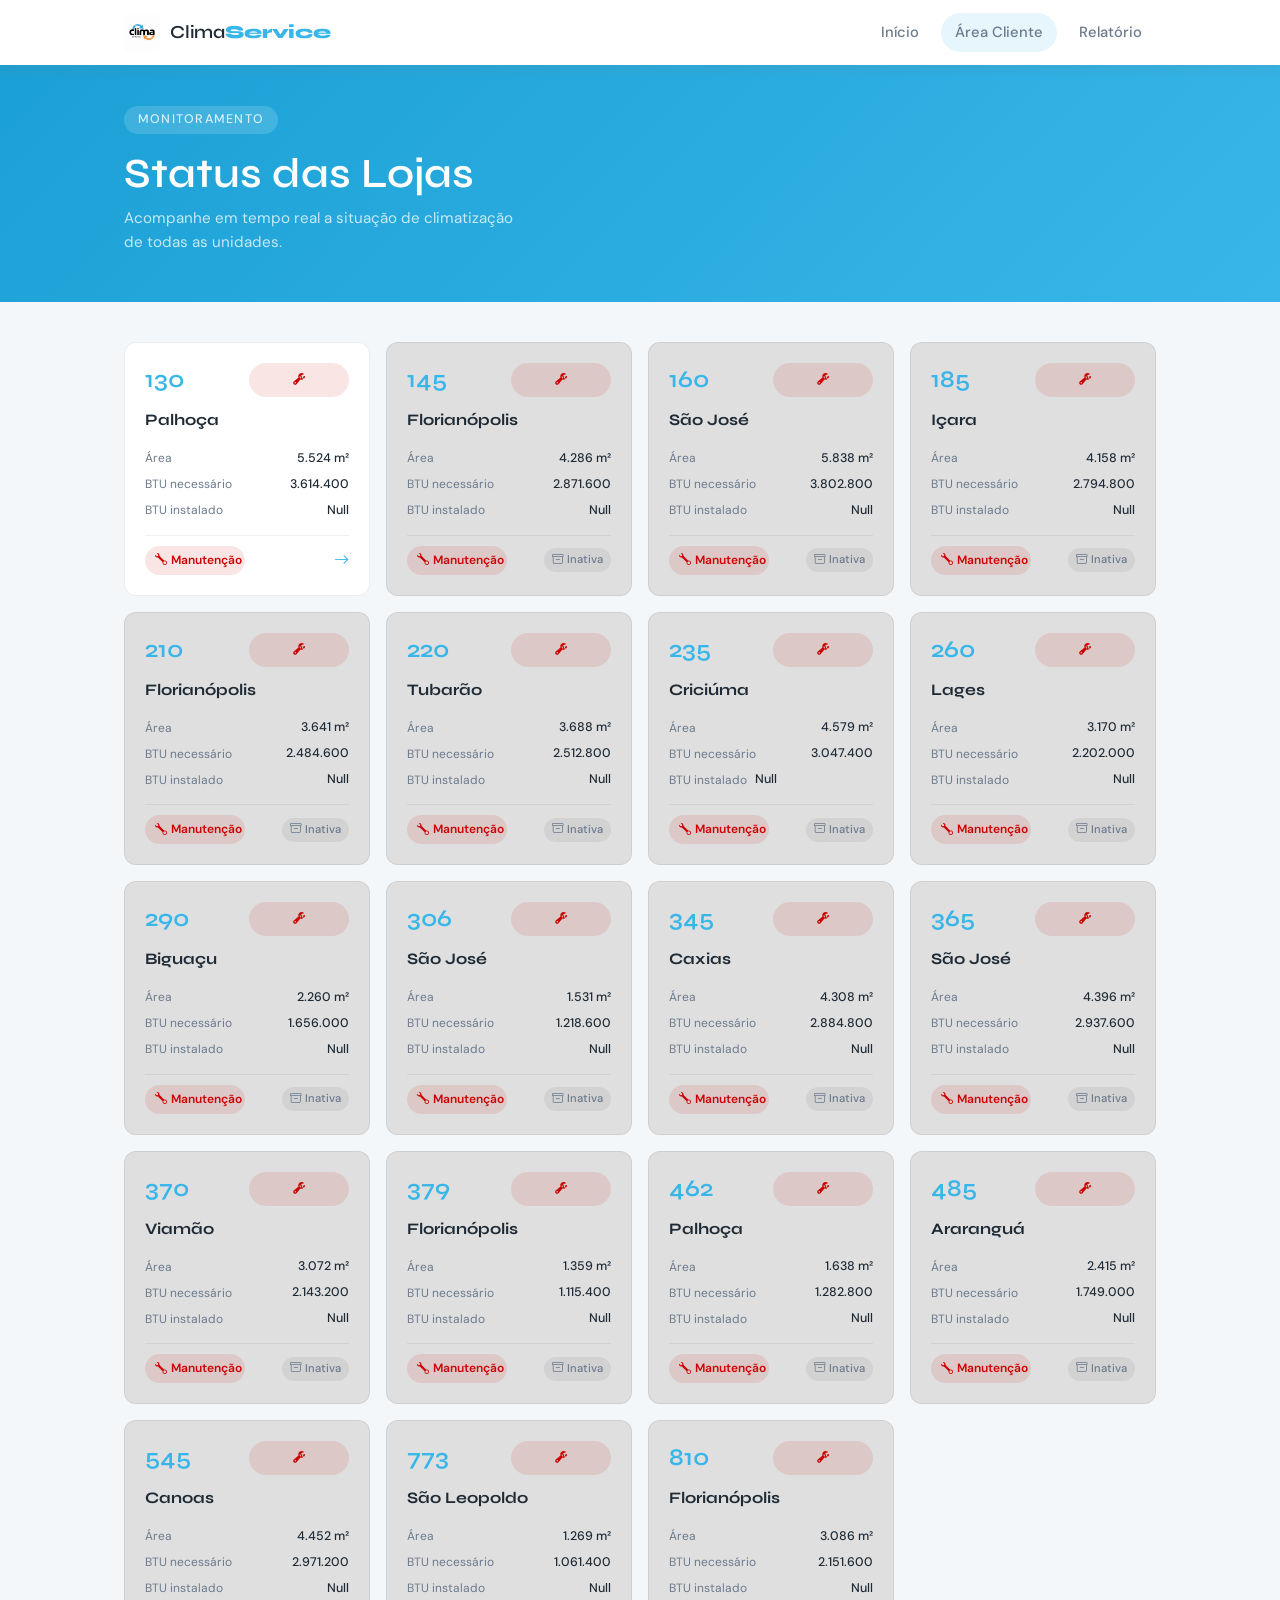
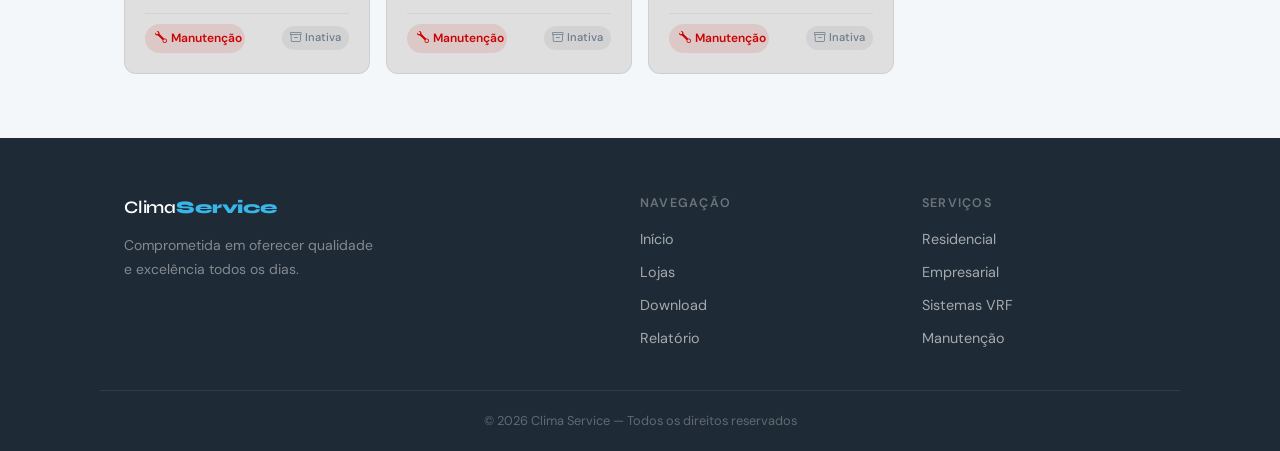
<file: pagina-lojas.html>
<!DOCTYPE html>
<html lang="pt-br">
<head>
  <meta charset="UTF-8">
  <meta name="viewport" content="width=device-width, initial-scale=1.0">
  <title>Clima Service - Lojas</title>
  <link rel="preconnect" href="https://fonts.googleapis.com">
  <link rel="preconnect" href="https://fonts.gstatic.com" crossorigin>
  <link href="https://fonts.googleapis.com/css2?family=DM+Sans:wght@300;400;500&family=Syne:wght@600;700;800&display=swap" rel="stylesheet">
  <link rel="stylesheet" href="https://cdn.jsdelivr.net/npm/bootstrap-icons@1.11.3/font/bootstrap-icons.css">
  <link rel="stylesheet" href="css/style.css">
</head>
<body class="page-lojas">
  <!-- ============================
       NAVBAR
  ============================= -->
  <header class="navbar" id="navbar">
    <div class="navbar-inner">
      <a href="index.html" class="navbar-logo">
        <img src="imagens/logo-clima-branco.png" alt="Clima Service" class="logo-img">
        <span class="logo-text">Clima<strong>Service</strong></span>
      </a>
      <nav class="navbar-nav" id="navMenu">
        <a href="index.html" class="nav-link">Início</a>
        <a href="pagina-lojas.html" class="nav-link active">Área Cliente</a>
        <a href="relatorio.html" class="nav-link">Relatório</a>
      </nav>
      <button class="navbar-toggle" id="navToggle" aria-label="Abrir menu">
        <span></span>
        <span></span>
        <span></span>
      </button>
    </div>
  </header>
  <!-- ============================
              HEADER
  ============================= -->
  <section class="page-header">
    <div class="page-header-inner">
      <div class="page-header-text">
        <span class="section-tag">Monitoramento</span>
        <h1 class="page-header-title">Status das Lojas</h1>
        <p class="page-header-desc">Acompanhe em tempo real a situação de climatização de todas as unidades.</p>
      </div>
    </div>
  </section>

  <!-- ============================
       GRID DE LOJAS
  ============================= -->
  <main class="lojas-main">
    <div class="lojas-inner">

      <!-- Loja 130 Palhoça -->
      <a href="pag-equip-130.html" class="card-loja">
        <div class="card-loja-header">
          <div class="card-loja-numero">130</div>
          <div class="card-status-icon manutencao">
            <i class="bi bi-wrench-adjustable"></i>
          </div>
        </div>
        <h4 class="card-loja-nome">Palhoça</h4>
        <div class="card-loja-dados">
          <div class="dado-item">
            <span class="dado-label">Área</span>
            <span class="dado-valor">5.524 m²</span>
          </div>
          <div class="dado-item">
            <span class="dado-label">BTU necessário</span>
            <span class="dado-valor">3.614.400</span>
          </div>
          <div class="dado-item">
            <span class="dado-label">BTU instalado</span>
            <span class="dado-valor">Null</span>
          </div>
        </div>
        <div class="card-loja-footer">
          <span class="status-badge manutencao"><i class="bi bi-wrench"></i> Manutenção</span>
          <i class="bi bi-arrow-right card-arrow"></i>
        </div>
      </a>

      <!-- Loja 145 Florianópolis -->
      <a href="#" class="card-loja obsoleto">
        <div class="card-loja-header">
          <div class="card-loja-numero">145</div>
          <div class="card-status-icon manutencao">
            <i class="bi bi-wrench-adjustable"></i>
          </div>
        </div>
        <h4 class="card-loja-nome">Florianópolis</h4>
        <div class="card-loja-dados">
          <div class="dado-item">
            <span class="dado-label">Área</span>
            <span class="dado-valor">4.286 m²</span>
          </div>
          <div class="dado-item">
            <span class="dado-label">BTU necessário</span>
            <span class="dado-valor">2.871.600</span>
          </div>
          <div class="dado-item">
            <span class="dado-label">BTU instalado</span>
            <span class="dado-valor">Null</span>
          </div>
        </div>
        <div class="card-loja-footer">
          <span class="status-badge manutencao"><i class="bi bi-wrench"></i> Manutenção</span>
          <span class="badge-inativa"><i class="bi bi-archive"></i> Inativa</span>
        </div>
      </a>

      <!-- Loja 160 São José -->
      <a href="#" class="card-loja obsoleto">
        <div class="card-loja-header">
          <div class="card-loja-numero">160</div>
          <div class="card-status-icon manutencao">
            <i class="bi bi-wrench-adjustable"></i>
          </div>
        </div>
        <h4 class="card-loja-nome">São José</h4>
        <div class="card-loja-dados">
          <div class="dado-item">
            <span class="dado-label">Área</span>
            <span class="dado-valor">5.838 m²</span>
          </div>
          <div class="dado-item">
            <span class="dado-label">BTU necessário</span>
            <span class="dado-valor">3.802.800</span>
          </div>
          <div class="dado-item">
            <span class="dado-label">BTU instalado</span>
            <span class="dado-valor">Null</span>
          </div>
        </div>
        <div class="card-loja-footer">
          <span class="status-badge manutencao"><i class="bi bi-wrench"></i> Manutenção</span>
          <span class="badge-inativa"><i class="bi bi-archive"></i> Inativa</span>
        </div>
      </a>

      <!-- Loja 185 Içara (obsoleto - sem link) -->
      <a href="#" class="card-loja obsoleto">
        <div class="card-loja-header">
          <div class="card-loja-numero">185</div>
          <div class="card-status-icon manutencao">
            <i class="bi bi-wrench-adjustable"></i>
          </div>
        </div>
        <h4 class="card-loja-nome">Içara</h4>
        <div class="card-loja-dados">
          <div class="dado-item">
            <span class="dado-label">Área</span>
            <span class="dado-valor">4.158 m²</span>
          </div>
          <div class="dado-item">
            <span class="dado-label">BTU necessário</span>
            <span class="dado-valor">2.794.800</span>
          </div>
          <div class="dado-item">
            <span class="dado-label">BTU instalado</span>
            <span class="dado-valor">Null</span>
          </div>
        </div>
        <div class="card-loja-footer">
          <span class="status-badge manutencao"><i class="bi bi-wrench"></i> Manutenção</span>
          <span class="badge-inativa"><i class="bi bi-archive"></i> Inativa</span>
        </div>
      </a>

      <!-- Loja 210 Florianópolis -->
      <a href="#" class="card-loja obsoleto">
        <div class="card-loja-header">
          <div class="card-loja-numero">210</div>
          <div class="card-status-icon manutencao">
            <i class="bi bi-wrench-adjustable"></i>
          </div>
        </div>
        <h4 class="card-loja-nome">Florianópolis</h4>
        <div class="card-loja-dados">
          <div class="dado-item">
            <span class="dado-label">Área</span>
            <span class="dado-valor">3.641 m²</span>
          </div>
          <div class="dado-item">
            <span class="dado-label">BTU necessário</span>
            <span class="dado-valor">2.484.600</span>
          </div>
          <div class="dado-item">
            <span class="dado-label">BTU instalado</span>
            <span class="dado-valor">Null</span>
          </div>
        </div>
        <div class="card-loja-footer">
          <span class="status-badge manutencao"><i class="bi bi-wrench"></i> Manutenção</span>
          <span class="badge-inativa"><i class="bi bi-archive"></i> Inativa</span>
        </div>
      </a>

      <!-- Loja 220 Tubarão (obsoleto) -->
      <a href="#" class="card-loja obsoleto">
          <div class="card-loja-header">
            <div class="card-loja-numero">220</div>
            <div class="card-status-icon manutencao">
              <i class="bi bi-wrench-adjustable"></i>
            </div>
          </div>
          <h4 class="card-loja-nome">Tubarão</h4>
          <div class="card-loja-dados">
            <div class="dado-item">
              <span class="dado-label">Área</span>
              <span class="dado-valor">3.688 m²</span>
            </div>
            <div class="dado-item">
              <span class="dado-label">BTU necessário</span>
              <span class="dado-valor">2.512.800</span>
            </div>
            <div class="dado-item">
              <span class="dado-label">BTU instalado</span>
              <span class="dado-valor">Null</span>
            </div>
          </div>
          <div class="card-loja-footer">
            <span class="status-badge manutencao"><i class="bi bi-wrench"></i> Manutenção</span>
            <span class="badge-inativa"><i class="bi bi-archive"></i> Inativa</span>
          </div>
      </a>

      <!-- Loja 235 Criciúma (obsoleto) -->
      <a href="#" class="card-loja obsoleto">
          <div class="card-loja-header">
            <div class="card-loja-numero">235</div>
            <div class="card-status-icon manutencao">
              <i class="bi bi-wrench-adjustable"></i>
            </div>
          </div>
          <h4 class="card-loja-nome">Criciúma</h4>
          <div class="card-loja-dados">
            <div class="dado-item">
              <span class="dado-label">Área</span>
              <span class="dado-valor">4.579 m²</span>
            </div>
            <div class="dado-item">
              <span class="dado-label">BTU necessário</span>
              <span class="dado-valor">3.047.400</span>
            </div>
            <div class="dado-item">
              <span class="dado-item">
              <span class="dado-label">BTU instalado</span>
              <span class="dado-valor">Null</span>
            </div>
          </div>
          <div class="card-loja-footer">
            <span class="status-badge manutencao"><i class="bi bi-wrench"></i> Manutenção</span>
            <span class="badge-inativa"><i class="bi bi-archive"></i> Inativa</span>
          </div>
      </a>

      <!-- Loja 260 Lages (obsoleto) -->
      <a href="#" class="card-loja obsoleto">
          <div class="card-loja-header">
            <div class="card-loja-numero">260</div>
            <div class="card-status-icon manutencao">
              <i class="bi bi-wrench-adjustable"></i>
            </div>
          </div>
          <h4 class="card-loja-nome">Lages</h4>
          <div class="card-loja-dados">
            <div class="dado-item">
              <span class="dado-label">Área</span>
              <span class="dado-valor">3.170 m²</span>
            </div>
            <div class="dado-item">
              <span class="dado-label">BTU necessário</span>
              <span class="dado-valor">2.202.000</span>
            </div>
            <div class="dado-item">
              <span class="dado-label">BTU instalado</span>
              <span class="dado-valor">Null</span>
            </div>
          </div>
          <div class="card-loja-footer">
            <span class="status-badge manutencao"><i class="bi bi-wrench"></i> Manutenção</span>
            <span class="badge-inativa"><i class="bi bi-archive"></i> Inativa</span>
          </div>
      </a>

      <!-- Loja 290 Biguaçu -->
      <a href="#" class="card-loja obsoleto">
        <div class="card-loja-header">
          <div class="card-loja-numero">290</div>
          <div class="card-status-icon manutencao">
            <i class="bi bi-wrench-adjustable"></i>
          </div>
        </div>
        <h4 class="card-loja-nome">Biguaçu</h4>
        <div class="card-loja-dados">
          <div class="dado-item">
            <span class="dado-label">Área</span>
            <span class="dado-valor">2.260 m²</span>
          </div>
          <div class="dado-item">
            <span class="dado-label">BTU necessário</span>
            <span class="dado-valor">1.656.000</span>
          </div>
          <div class="dado-item">
            <span class="dado-label">BTU instalado</span>
            <span class="dado-valor">Null</span>
          </div>
        </div>
        <div class="card-loja-footer">
          <span class="status-badge manutencao"><i class="bi bi-wrench"></i> Manutenção</span>
          <span class="badge-inativa"><i class="bi bi-archive"></i> Inativa</span>
        </div>
      </a>

      <!-- Loja 306 São José -->
      <a href="#" class="card-loja obsoleto">
        <div class="card-loja-header">
          <div class="card-loja-numero">306</div>
          <div class="card-status-icon manutencao">
            <i class="bi bi-wrench-adjustable"></i>
          </div>
        </div>
        <h4 class="card-loja-nome">São José</h4>
        <div class="card-loja-dados">
          <div class="dado-item">
            <span class="dado-label">Área</span>
            <span class="dado-valor">1.531 m²</span>
          </div>
          <div class="dado-item">
            <span class="dado-label">BTU necessário</span>
            <span class="dado-valor">1.218.600</span>
          </div>
          <div class="dado-item">
            <span class="dado-label">BTU instalado</span>
            <span class="dado-valor">Null</span>
          </div>
        </div>
        <div class="card-loja-footer">
          <span class="status-badge manutencao"><i class="bi bi-wrench"></i> Manutenção</span>
          <span class="badge-inativa"><i class="bi bi-archive"></i> Inativa</span>
        </div>
      </a>

      <!-- Loja 345 Caxias (obsoleto) -->
      <a href="#" class="card-loja obsoleto">
          <div class="card-loja-header">
            <div class="card-loja-numero">345</div>
            <div class="card-status-icon manutencao">
              <i class="bi bi-wrench-adjustable"></i>
            </div>
          </div>
          <h4 class="card-loja-nome">Caxias</h4>
          <div class="card-loja-dados">
            <div class="dado-item">
              <span class="dado-label">Área</span>
              <span class="dado-valor">4.308 m²</span>
            </div>
            <div class="dado-item">
              <span class="dado-label">BTU necessário</span>
              <span class="dado-valor">2.884.800</span>
            </div>
            <div class="dado-item">
              <span class="dado-label">BTU instalado</span>
              <span class="dado-valor">Null</span>
            </div>
          </div>
          <div class="card-loja-footer">
            <span class="status-badge manutencao"><i class="bi bi-wrench"></i> Manutenção</span>
            <span class="badge-inativa"><i class="bi bi-archive"></i> Inativa</span>
          </div>
      </a>

      <!-- Loja 365 São José -->
      <a href="#" class="card-loja obsoleto">
        <div class="card-loja-header">
          <div class="card-loja-numero">365</div>
          <div class="card-status-icon manutencao">
            <i class="bi bi-wrench-adjustable"></i>
          </div>
        </div>
        <h4 class="card-loja-nome">São José</h4>
        <div class="card-loja-dados">
          <div class="dado-item">
            <span class="dado-label">Área</span>
            <span class="dado-valor">4.396 m²</span>
          </div>
          <div class="dado-item">
            <span class="dado-label">BTU necessário</span>
            <span class="dado-valor">2.937.600</span>
          </div>
          <div class="dado-item">
            <span class="dado-label">BTU instalado</span>
            <span class="dado-valor">Null</span>
          </div>
        </div>
        <div class="card-loja-footer">
          <span class="status-badge manutencao"><i class="bi bi-wrench"></i> Manutenção</span>
          <span class="badge-inativa"><i class="bi bi-archive"></i> Inativa</span>
        </div>
      </a>

      <!-- Loja 370 Viamão (obsoleto) -->
      <a href="#" class="card-loja obsoleto">
          <div class="card-loja-header">
            <div class="card-loja-numero">370</div>
            <div class="card-status-icon manutencao">
              <i class="bi bi-wrench-adjustable"></i>
            </div>
          </div>
          <h4 class="card-loja-nome">Viamão</h4>
          <div class="card-loja-dados">
            <div class="dado-item">
              <span class="dado-label">Área</span>
              <span class="dado-valor">3.072 m²</span>
            </div>
            <div class="dado-item">
              <span class="dado-label">BTU necessário</span>
              <span class="dado-valor">2.143.200</span>
            </div>
            <div class="dado-item">
              <span class="dado-label">BTU instalado</span>
              <span class="dado-valor">Null</span>
            </div>
          </div>
          <div class="card-loja-footer">
            <span class="status-badge manutencao"><i class="bi bi-wrench"></i> Manutenção</span>
            <span class="badge-inativa"><i class="bi bi-archive"></i> Inativa</span>
          </div>
      </a>

      <!-- Loja 379 Florianópolis -->
      <a href="#" class="card-loja obsoleto">
        <div class="card-loja-header">
          <div class="card-loja-numero">379</div>
          <div class="card-status-icon manutencao">
            <i class="bi bi-wrench-adjustable"></i>
          </div>
        </div>
        <h4 class="card-loja-nome">Florianópolis</h4>
        <div class="card-loja-dados">
          <div class="dado-item">
            <span class="dado-label">Área</span>
            <span class="dado-valor">1.359 m²</span>
          </div>
          <div class="dado-item">
            <span class="dado-label">BTU necessário</span>
            <span class="dado-valor">1.115.400</span>
          </div>
          <div class="dado-item">
            <span class="dado-label">BTU instalado</span>
            <span class="dado-valor">Null</span>
          </div>
        </div>
        <div class="card-loja-footer">
          <span class="status-badge manutencao"><i class="bi bi-wrench"></i> Manutenção</span>
          <span class="badge-inativa"><i class="bi bi-archive"></i> Inativa</span>
        </div>
      </a>

      <!-- Loja 462 Palhoça -->
      <a href="#" class="card-loja obsoleto">
        <div class="card-loja-header">
          <div class="card-loja-numero">462</div>
          <div class="card-status-icon manutencao">
            <i class="bi bi-wrench-adjustable"></i>
          </div>
        </div>
        <h4 class="card-loja-nome">Palhoça</h4>
        <div class="card-loja-dados">
          <div class="dado-item">
            <span class="dado-label">Área</span>
            <span class="dado-valor">1.638 m²</span>
          </div>
          <div class="dado-item">
            <span class="dado-label">BTU necessário</span>
            <span class="dado-valor">1.282.800</span>
          </div>
          <div class="dado-item">
            <span class="dado-label">BTU instalado</span>
            <span class="dado-valor">Null</span>
          </div>
        </div>
        <div class="card-loja-footer">
          <span class="status-badge manutencao"><i class="bi bi-wrench"></i> Manutenção</span>
          <span class="badge-inativa"><i class="bi bi-archive"></i> Inativa</span>
        </div>
      </a>

      <!-- Loja 485 Araranguá (obsoleto) -->
      <a href="#" class="card-loja obsoleto">
          <div class="card-loja-header">
            <div class="card-loja-numero">485</div>
            <div class="card-status-icon manutencao">
              <i class="bi bi-wrench-adjustable"></i>
            </div>
          </div>
          <h4 class="card-loja-nome">Araranguá</h4>
          <div class="card-loja-dados">
            <div class="dado-item">
              <span class="dado-label">Área</span>
              <span class="dado-valor">2.415 m²</span>
            </div>
            <div class="dado-item">
              <span class="dado-label">BTU necessário</span>
              <span class="dado-valor">1.749.000</span>
            </div>
            <div class="dado-item">
              <span class="dado-label">BTU instalado</span>
              <span class="dado-valor">Null</span>
            </div>
          </div>
          <div class="card-loja-footer">
            <span class="status-badge manutencao"><i class="bi bi-wrench"></i> Manutenção</span>
            <span class="badge-inativa"><i class="bi bi-archive"></i> Inativa</span>
          </div>
      </a>

      <!-- Loja 545 Canoas (obsoleto) -->
      <a href="#" class="card-loja obsoleto">
          <div class="card-loja-header">
            <div class="card-loja-numero">545</div>
            <div class="card-status-icon manutencao">
              <i class="bi bi-wrench-adjustable"></i>
            </div>
          </div>
          <h4 class="card-loja-nome">Canoas</h4>
          <div class="card-loja-dados">
            <div class="dado-item">
              <span class="dado-label">Área</span>
              <span class="dado-valor">4.452 m²</span>
            </div>
            <div class="dado-item">
              <span class="dado-label">BTU necessário</span>
              <span class="dado-valor">2.971.200</span>
            </div>
            <div class="dado-item">
              <span class="dado-label">BTU instalado</span>
              <span class="dado-valor">Null</span>
            </div>
          </div>
          <div class="card-loja-footer">
            <span class="status-badge manutencao"><i class="bi bi-wrench"></i> Manutenção</span>
            <span class="badge-inativa"><i class="bi bi-archive"></i> Inativa</span>
          </div>
      </a>

      <!-- Loja 773 São Leopoldo (obsoleto) -->
      <a href="#" class="card-loja obsoleto">
          <div class="card-loja-header">
            <div class="card-loja-numero">773</div>
            <div class="card-status-icon manutencao">
              <i class="bi bi-wrench-adjustable"></i>
            </div>
          </div>
          <h4 class="card-loja-nome">São Leopoldo</h4>
          <div class="card-loja-dados">
            <div class="dado-item">
              <span class="dado-label">Área</span>
              <span class="dado-valor">1.269 m²</span>
            </div>
            <div class="dado-item">
              <span class="dado-label">BTU necessário</span>
              <span class="dado-valor">1.061.400</span>
            </div>
            <div class="dado-item">
              <span class="dado-label">BTU instalado</span>
              <span class="dado-valor">Null</span>
            </div>
          </div>
          <div class="card-loja-footer">
            <span class="status-badge manutencao"><i class="bi bi-wrench"></i> Manutenção</span>
            <span class="badge-inativa"><i class="bi bi-archive"></i> Inativa</span>
          </div>
      </a>

      <!-- Loja 810 Florianópolis -->
      <a href="#" class="card-loja obsoleto">
        <div class="card-loja-header">
          <div class="card-loja-numero">810</div>
          <div class="card-status-icon manutencao">
            <i class="bi bi-wrench-adjustable"></i>
          </div>
        </div>
        <h4 class="card-loja-nome">Florianópolis</h4>
        <div class="card-loja-dados">
          <div class="dado-item">
            <span class="dado-label">Área</span>
            <span class="dado-valor">3.086 m²</span>
          </div>
          <div class="dado-item">
            <span class="dado-label">BTU necessário</span>
            <span class="dado-valor">2.151.600</span>
          </div>
          <div class="dado-item">
            <span class="dado-label">BTU instalado</span>
            <span class="dado-valor">Null</span>
          </div>
        </div>
        <div class="card-loja-footer">
          <span class="status-badge manutencao"><i class="bi bi-wrench"></i> Manutenção</span>
          <span class="badge-inativa"><i class="bi bi-archive"></i> Inativa</span>
        </div>
      </a>

    </div><!-- /lojas-inner -->
  </main>

  <!-- ============================
       FOOTER
  ============================= -->
  <footer class="footer">
    <div class="section-inner footer-inner">
      <div class="footer-brand">
        <span class="logo-text">Clima<strong>Service</strong></span>
        <p>Comprometida em oferecer qualidade e excelência todos os dias.</p>
      </div>
      <div class="footer-nav">
        <span class="footer-nav-title">Navegação</span>
        <a href="index.html">Início</a>
        <a href="pagina-lojas.html">Lojas</a>
        <a href="download.html">Download</a>
        <a href="relatorio.html">Relatório</a>
      </div>
      <div class="footer-nav">
        <span class="footer-nav-title">Serviços</span>
        <a href="#">Residencial</a>
        <a href="#">Empresarial</a>
        <a href="#">Sistemas VRF</a>
        <a href="#">Manutenção</a>
      </div>
    </div>
    <div class="footer-bottom">
      <p>&copy; 2026 Clima Service — Todos os direitos reservados</p>
    </div>
  </footer>

  <script>
    // Mobile menu
    const toggle = document.getElementById('navToggle');
    const menu = document.getElementById('navMenu');
    toggle.addEventListener('click', () => {
      menu.classList.toggle('open');
      toggle.classList.toggle('open');
    });

    // Fechar menu ao clicar em link
    menu.querySelectorAll('.nav-link').forEach(link => {
      link.addEventListener('click', () => {
        menu.classList.remove('open');
        toggle.classList.remove('open');
      });
    });
  </script>
</body>
</html>
</file>
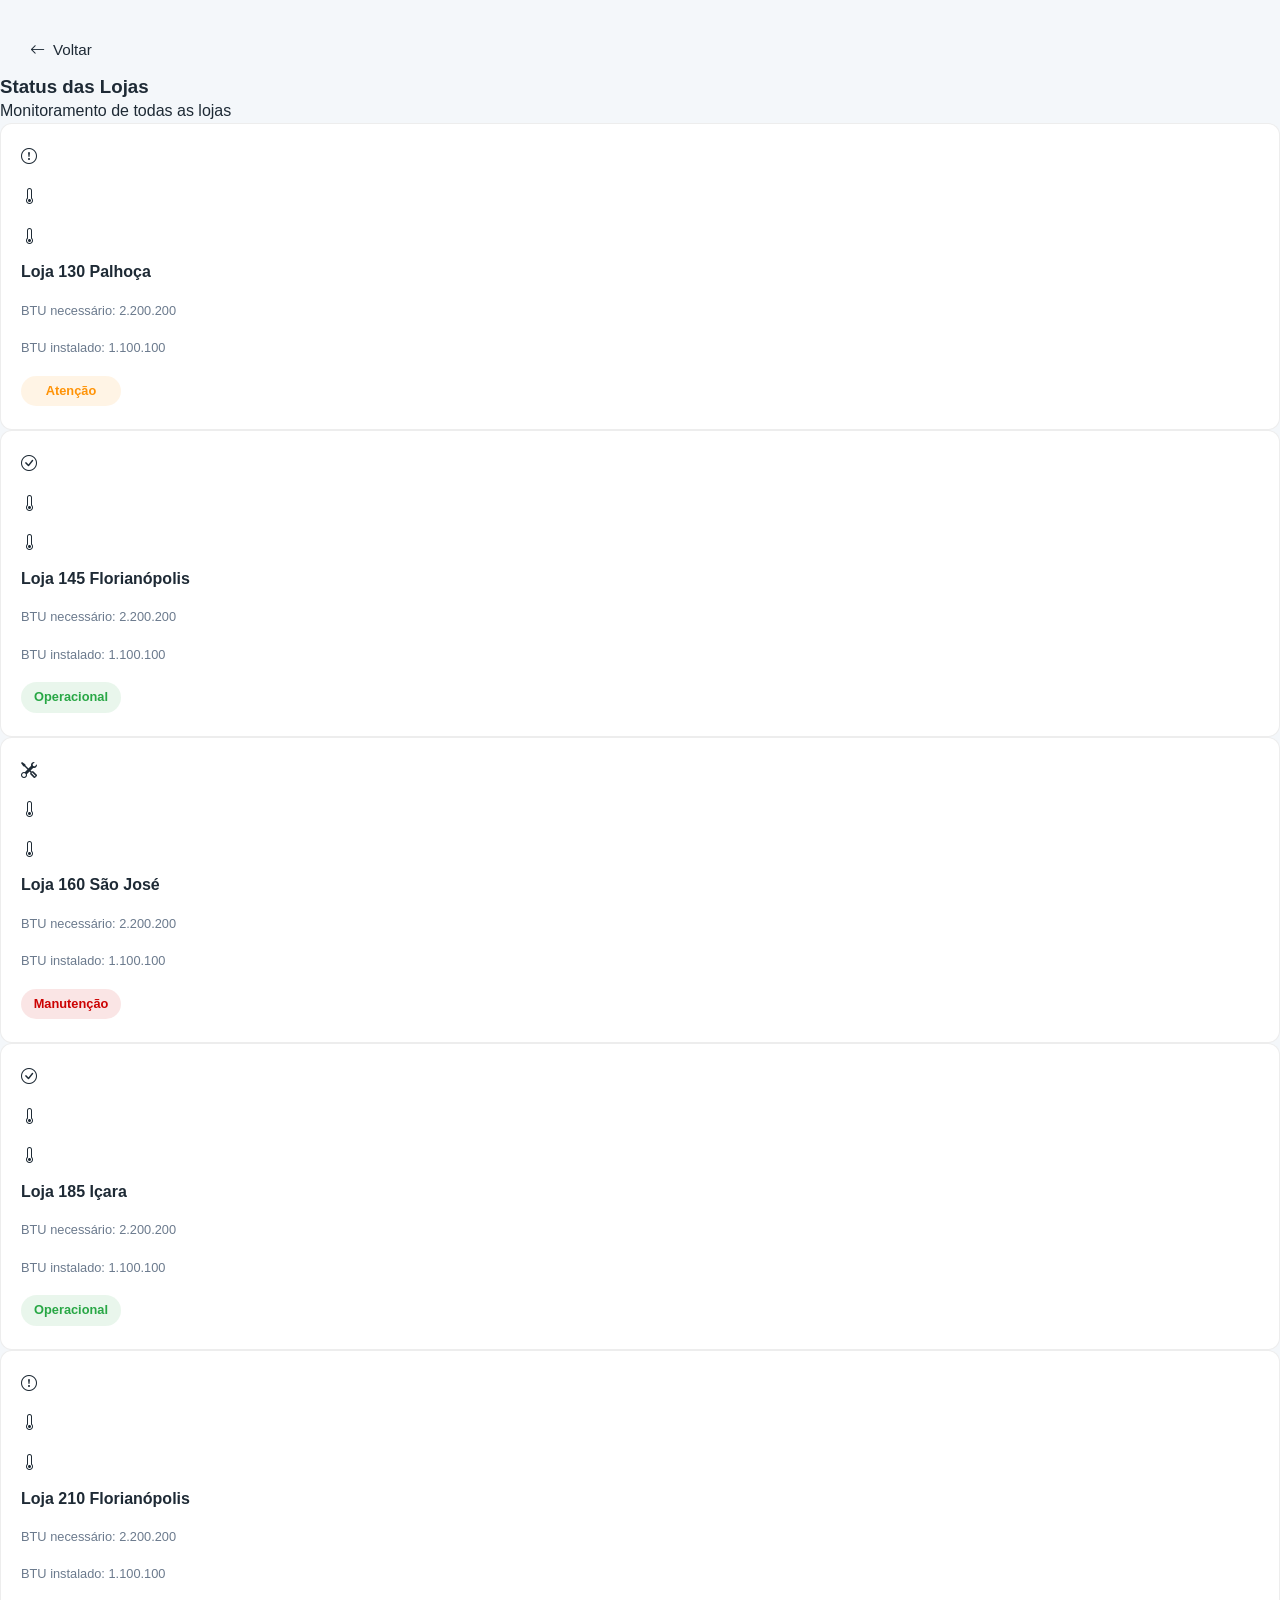
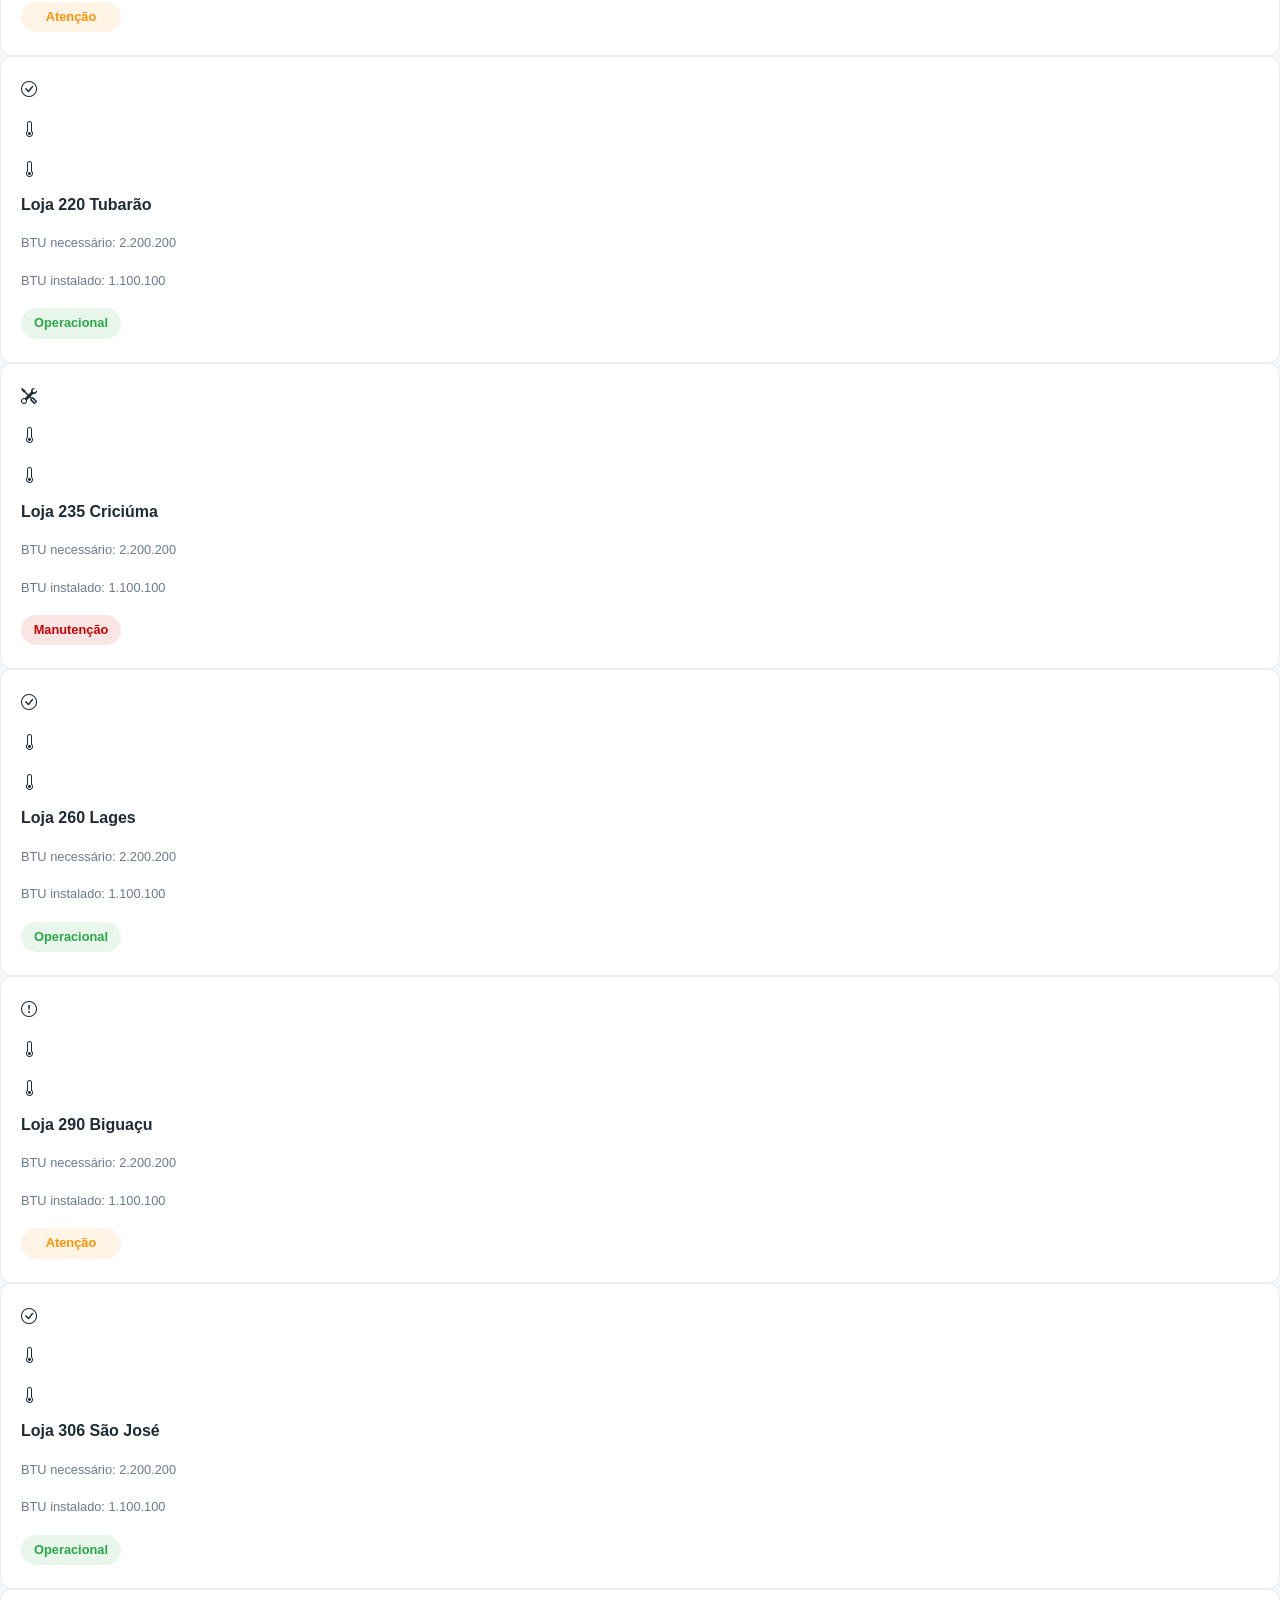
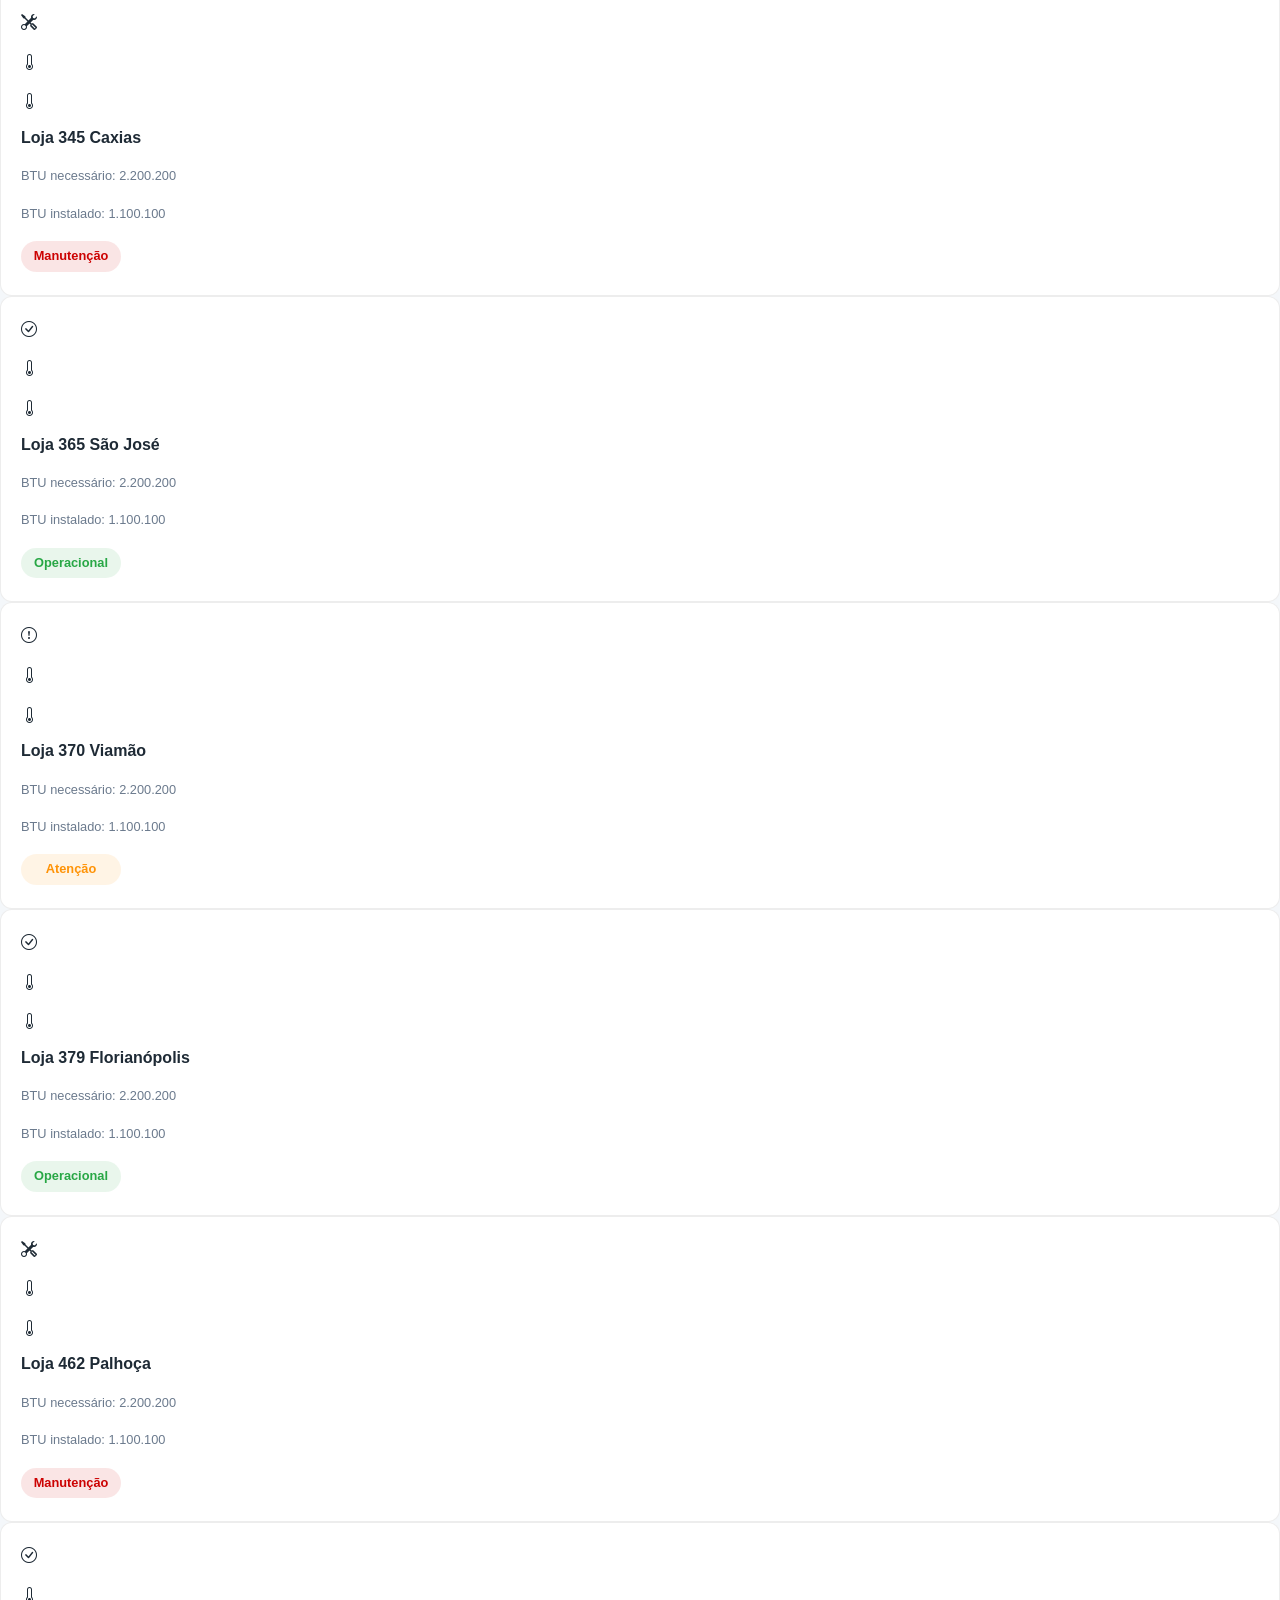
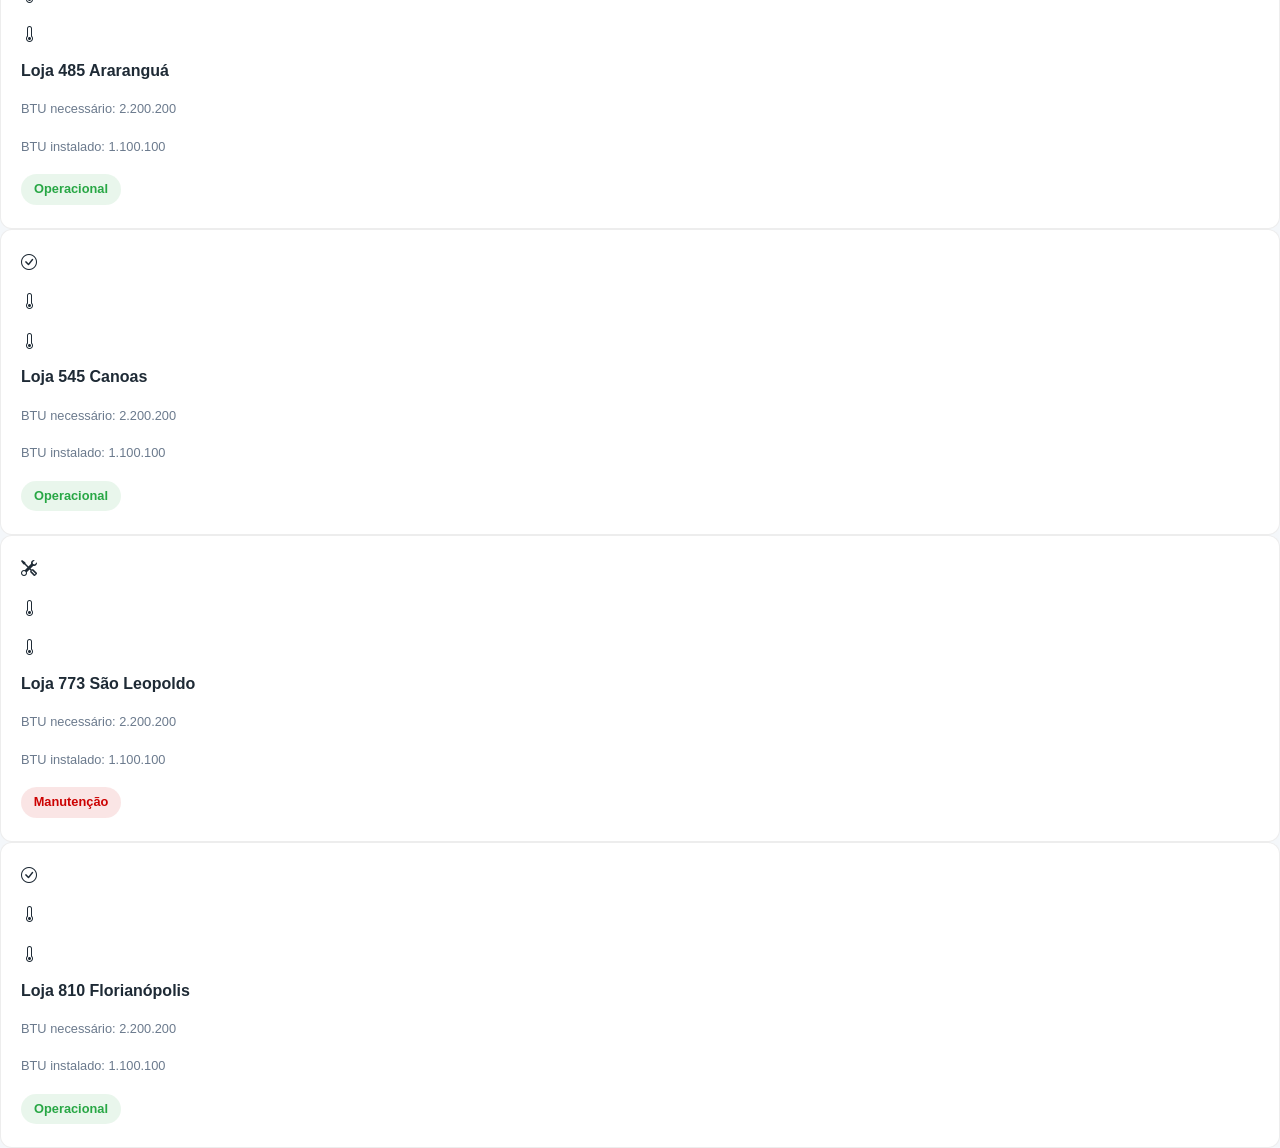
<file: pagina-menu.html>
<!DOCTYPE html>
<html lang="pt-br">
<head>
    <meta charset="UTF-8">
    <meta name="viewport" content="width=device-width, initial-scale=1.0">
    <title>Clima Service</title>
    <link rel="stylesheet" href="css/style.css">
    <link rel="stylesheet" href="https://cdn.jsdelivr.net/npm/bootstrap-icons@1.11.3/font/bootstrap-icons.css">
</head>
<body>
    <div id="container">
        <div class="area-conteudo">
            <div class="conteudo-1">
                <div>
                    <a href="index.html" class="btn">
                        <i class="bi bi-arrow-left"></i> Voltar
                    </a>
                </div>
                <div class="monitoramento">
                    <h3>Status das Lojas</h3>
                    <p>Monitoramento de todas as lojas</p>
                </div>
            </div>
            <div class="conteudo-2">
                <div class="card-loja">
                    <!-- <i class="bi bi-check-circle icone icone-ok"></i> -->
                    <i class="bi bi-exclamation-circle icone icone-alerta"></i>
                    <!--<i class="bi bi-tools icone icone-manutencao"></i> -->
                    <i class="bi bi-thermometer icone-temp icone-temp-1"></i>
                    <i class="bi bi-thermometer icone-temp icone-temp-2"></i>
                    <h4>Loja 130 Palhoça</h4>
                    <p>BTU necessário: 2.200.200</p>
                    <p>BTU instalado: 1.100.100</p>
                    <!-- <p class="operacional">Operacional</p> -->
                    <p class="alerta">Atenção</p>
                    <!--<p class="manutencao">Manutenção</p>-->
                </div>
                <div class="card-loja">
                    <i class="bi bi-check-circle icone icone-ok"></i>
                    <!-- <i class="bi bi-exclamation-circle icone icone-alerta"></i> -->
                    <!--<i class="bi bi-tools icone icone-manutencao"></i> -->
                    <i class="bi bi-thermometer icone-temp icone-temp-1"></i>
                    <i class="bi bi-thermometer icone-temp icone-temp-2"></i>
                    <h4>Loja 145 Florianópolis</h4>
                    <p>BTU necessário: 2.200.200</p>
                    <p>BTU instalado: 1.100.100</p>
                    <p class="operacional">Operacional</p>
                    <!--<p class="alerta">Alerta</p>-->
                    <!--<p class="manutencao">Manutenção</p>-->
                </div>
                <div class="card-loja">
                    <!-- <i class="bi bi-check-circle icone icone-ok"></i> -->
                    <!-- <i class="bi bi-exclamation-circle icone icone-alerta"></i> -->
                    <i class="bi bi-tools icone icone-manutencao"></i>
                    <i class="bi bi-thermometer icone-temp icone-temp-1"></i>
                    <i class="bi bi-thermometer icone-temp icone-temp-2"></i>
                    <h4>Loja 160 São José</h4>
                    <p>BTU necessário: 2.200.200</p>
                    <p>BTU instalado: 1.100.100</p>
                    <!-- <p class="operacional">Operacional</p> -->
                    <!--<p class="alerta">Alerta</p>-->
                    <p class="manutencao">Manutenção</p>
                </div>
                <div class="card-loja">
                    <i class="bi bi-check-circle icone icone-ok"></i>
                    <!-- <i class="bi bi-exclamation-circle icone icone-alerta"></i> -->
                    <!--<i class="bi bi-tools icone icone-manutencao"></i> -->
                    <i class="bi bi-thermometer icone-temp icone-temp-1"></i>
                    <i class="bi bi-thermometer icone-temp icone-temp-2"></i>
                    <h4>Loja 185 Içara</h4>
                    <p>BTU necessário: 2.200.200</p>
                    <p>BTU instalado: 1.100.100</p>
                    <p class="operacional">Operacional</p>
                    <!--<p class="alerta">Alerta</p>-->
                    <!--<p class="manutencao">Manutenção</p>-->
                </div>
                <div class="card-loja">
                    <!-- <i class="bi bi-check-circle icone icone-ok"></i> -->
                    <i class="bi bi-exclamation-circle icone icone-alerta"></i>
                    <!--<i class="bi bi-tools icone icone-manutencao"></i> -->
                    <i class="bi bi-thermometer icone-temp icone-temp-1"></i>
                    <i class="bi bi-thermometer icone-temp icone-temp-2"></i>
                    <h4>Loja 210 Florianópolis</h4>
                    <p>BTU necessário: 2.200.200</p>
                    <p>BTU instalado: 1.100.100</p>
                    <!-- <p class="operacional">Operacional</p> -->
                    <p class="alerta">Atenção</p>
                    <!--<p class="manutencao">Manutenção</p>-->
                </div>
                <div class="card-loja">
                    <i class="bi bi-check-circle icone icone-ok"></i>
                    <!-- <i class="bi bi-exclamation-circle icone icone-alerta"></i> -->
                    <!--<i class="bi bi-tools icone icone-manutencao"></i> -->
                    <i class="bi bi-thermometer icone-temp icone-temp-1"></i>
                    <i class="bi bi-thermometer icone-temp icone-temp-2"></i>
                    <h4>Loja 220 Tubarão</h4>
                    <p>BTU necessário: 2.200.200</p>
                    <p>BTU instalado: 1.100.100</p>
                    <p class="operacional">Operacional</p>
                    <!--<p class="alerta">Alerta</p>-->
                    <!--<p class="manutencao">Manutenção</p>-->
                </div>
                <div class="card-loja">
                    <!-- <i class="bi bi-check-circle icone icone-ok"></i> -->
                    <!-- <i class="bi bi-exclamation-circle icone icone-alerta"></i> -->
                    <i class="bi bi-tools icone icone-manutencao"></i>
                    <i class="bi bi-thermometer icone-temp icone-temp-1"></i>
                    <i class="bi bi-thermometer icone-temp icone-temp-2"></i>
                    <h4>Loja 235 Criciúma</h4>
                    <p>BTU necessário: 2.200.200</p>
                    <p>BTU instalado: 1.100.100</p>
                    <!-- <p class="operacional">Operacional</p> -->
                    <!--<p class="alerta">Alerta</p>-->
                    <p class="manutencao">Manutenção</p>
                </div>
                <div class="card-loja">
                    <i class="bi bi-check-circle icone icone-ok"></i>
                    <!-- <i class="bi bi-exclamation-circle icone icone-alerta"></i> -->
                    <!--<i class="bi bi-tools icone icone-manutencao"></i> -->
                    <i class="bi bi-thermometer icone-temp icone-temp-1"></i>
                    <i class="bi bi-thermometer icone-temp icone-temp-2"></i>
                    <h4>Loja 260 Lages</h4>
                    <p>BTU necessário: 2.200.200</p>
                    <p>BTU instalado: 1.100.100</p>
                    <p class="operacional">Operacional</p>
                    <!--<p class="alerta">Alerta</p>-->
                    <!--<p class="manutencao">Manutenção</p>-->
                </div>
                <div class="card-loja">
                    <!-- <i class="bi bi-check-circle icone icone-ok"></i> -->
                    <i class="bi bi-exclamation-circle icone icone-alerta"></i>
                    <!--<i class="bi bi-tools icone icone-manutencao"></i> -->
                    <i class="bi bi-thermometer icone-temp icone-temp-1"></i>
                    <i class="bi bi-thermometer icone-temp icone-temp-2"></i>
                    <h4>Loja 290 Biguaçu</h4>
                    <p>BTU necessário: 2.200.200</p>
                    <p>BTU instalado: 1.100.100</p>
                    <!-- <p class="operacional">Operacional</p> -->
                    <p class="alerta">Atenção</p>
                    <!--<p class="manutencao">Manutenção</p>-->
                </div>
                <div class="card-loja">
                    <i class="bi bi-check-circle icone icone-ok"></i>
                    <!-- <i class="bi bi-exclamation-circle icone icone-alerta"></i> -->
                    <!--<i class="bi bi-tools icone icone-manutencao"></i> -->
                    <i class="bi bi-thermometer icone-temp icone-temp-1"></i>
                    <i class="bi bi-thermometer icone-temp icone-temp-2"></i>
                    <h4>Loja 306 São José</h4>
                    <p>BTU necessário: 2.200.200</p>
                    <p>BTU instalado: 1.100.100</p>
                    <p class="operacional">Operacional</p>
                    <!--<p class="alerta">Alerta</p>-->
                    <!--<p class="manutencao">Manutenção</p>-->
                </div>
                <div class="card-loja">
                    <!-- <i class="bi bi-check-circle icone icone-ok"></i> -->
                    <!-- <i class="bi bi-exclamation-circle icone icone-alerta"></i> -->
                    <i class="bi bi-tools icone icone-manutencao"></i>
                    <i class="bi bi-thermometer icone-temp icone-temp-1"></i>
                    <i class="bi bi-thermometer icone-temp icone-temp-2"></i>
                    <h4>Loja 345 Caxias</h4>
                    <p>BTU necessário: 2.200.200</p>
                    <p>BTU instalado: 1.100.100</p>
                    <!-- <p class="operacional">Operacional</p> -->
                    <!--<p class="alerta">Alerta</p>-->
                    <p class="manutencao">Manutenção</p>
                </div>
                <div class="card-loja">
                    <i class="bi bi-check-circle icone icone-ok"></i>
                    <!-- <i class="bi bi-exclamation-circle icone icone-alerta"></i> -->
                    <!--<i class="bi bi-tools icone icone-manutencao"></i> -->
                    <i class="bi bi-thermometer icone-temp icone-temp-1"></i>
                    <i class="bi bi-thermometer icone-temp icone-temp-2"></i>
                    <h4>Loja 365 São José</h4>
                    <p>BTU necessário: 2.200.200</p>
                    <p>BTU instalado: 1.100.100</p>
                    <p class="operacional">Operacional</p>
                    <!--<p class="alerta">Alerta</p>-->
                    <!--<p class="manutencao">Manutenção</p>-->
                </div>
                <div class="card-loja">
                    <!-- <i class="bi bi-check-circle icone icone-ok"></i> -->
                    <i class="bi bi-exclamation-circle icone icone-alerta"></i>
                    <!--<i class="bi bi-tools icone icone-manutencao"></i> -->
                    <i class="bi bi-thermometer icone-temp icone-temp-1"></i>
                    <i class="bi bi-thermometer icone-temp icone-temp-2"></i>
                    <h4>Loja 370 Viamão</h4>
                    <p>BTU necessário: 2.200.200</p>
                    <p>BTU instalado: 1.100.100</p>
                    <!-- <p class="operacional">Operacional</p> -->
                    <p class="alerta">Atenção</p>
                    <!--<p class="manutencao">Manutenção</p>-->
                </div>
                <div class="card-loja">
                    <i class="bi bi-check-circle icone icone-ok"></i>
                    <!-- <i class="bi bi-exclamation-circle icone icone-alerta"></i> -->
                    <!--<i class="bi bi-tools icone icone-manutencao"></i> -->
                    <i class="bi bi-thermometer icone-temp icone-temp-1"></i>
                    <i class="bi bi-thermometer icone-temp icone-temp-2"></i>
                    <h4>Loja 379 Florianópolis</h4>
                    <p>BTU necessário: 2.200.200</p>
                    <p>BTU instalado: 1.100.100</p>
                    <p class="operacional">Operacional</p>
                    <!--<p class="alerta">Alerta</p>-->
                    <!--<p class="manutencao">Manutenção</p>-->
                </div>
                <div class="card-loja">
                    <!-- <i class="bi bi-check-circle icone icone-ok"></i> -->
                    <!-- <i class="bi bi-exclamation-circle icone icone-alerta"></i> -->
                    <i class="bi bi-tools icone icone-manutencao"></i>
                    <i class="bi bi-thermometer icone-temp icone-temp-1"></i>
                    <i class="bi bi-thermometer icone-temp icone-temp-2"></i>
                    <h4>Loja 462 Palhoça</h4>
                    <p>BTU necessário: 2.200.200</p>
                    <p>BTU instalado: 1.100.100</p>
                    <!-- <p class="operacional">Operacional</p> -->
                    <!--<p class="alerta">Alerta</p>-->
                    <p class="manutencao">Manutenção</p>
                </div>
                <div class="card-loja">
                    <i class="bi bi-check-circle icone icone-ok"></i>
                    <!-- <i class="bi bi-exclamation-circle icone icone-alerta"></i> -->
                    <!--<i class="bi bi-tools icone icone-manutencao"></i> -->
                    <i class="bi bi-thermometer icone-temp icone-temp-1"></i>
                    <i class="bi bi-thermometer icone-temp icone-temp-2"></i>
                    <h4>Loja 485 Araranguá</h4>
                    <p>BTU necessário: 2.200.200</p>
                    <p>BTU instalado: 1.100.100</p>
                    <p class="operacional">Operacional</p>
                    <!--<p class="alerta">Alerta</p>-->
                    <!--<p class="manutencao">Manutenção</p>-->
                </div>
                <div class="card-loja">
                    <i class="bi bi-check-circle icone icone-ok"></i>
                    <!-- <i class="bi bi-exclamation-circle icone icone-alerta"></i> -->
                    <!--<i class="bi bi-tools icone icone-manutencao"></i> -->
                    <i class="bi bi-thermometer icone-temp icone-temp-1"></i>
                    <i class="bi bi-thermometer icone-temp icone-temp-2"></i>
                    <h4>Loja 545 Canoas</h4>
                    <p>BTU necessário: 2.200.200</p>
                    <p>BTU instalado: 1.100.100</p>
                    <p class="operacional">Operacional</p>
                    <!--<p class="alerta">Alerta</p>-->
                    <!--<p class="manutencao">Manutenção</p>-->
                </div>
                <div class="card-loja">
                    <!-- <i class="bi bi-check-circle icone icone-ok"></i> -->
                    <!-- <i class="bi bi-exclamation-circle icone icone-alerta"></i> -->
                    <i class="bi bi-tools icone icone-manutencao"></i>
                    <i class="bi bi-thermometer icone-temp icone-temp-1"></i>
                    <i class="bi bi-thermometer icone-temp icone-temp-2"></i>
                    <h4>Loja 773 São Leopoldo</h4>
                    <p>BTU necessário: 2.200.200</p>
                    <p>BTU instalado: 1.100.100</p>
                    <!-- <p class="operacional">Operacional</p> -->
                    <!--<p class="alerta">Alerta</p>-->
                    <p class="manutencao">Manutenção</p>
                </div>
                <div class="card-loja">
                    <i class="bi bi-check-circle icone icone-ok"></i>
                    <!-- <i class="bi bi-exclamation-circle icone icone-alerta"></i> -->
                    <!--<i class="bi bi-tools icone icone-manutencao"></i> -->
                    <i class="bi bi-thermometer icone-temp icone-temp-1"></i>
                    <i class="bi bi-thermometer icone-temp icone-temp-2"></i>
                    <h4>Loja 810 Florianópolis</h4>
                    <p>BTU necessário: 2.200.200</p>
                    <p>BTU instalado: 1.100.100</p>
                    <p class="operacional">Operacional</p>
                    <!--<p class="alerta">Alerta</p>-->
                    <!--<p class="manutencao">Manutenção</p>-->
                </div>
            </div>
        </div>
    </div>
</body>
</html>
</file>
<file: css/style.css>
/* ==========================================
   VARIÁVEIS
   ========================================== */

:root {
  /* Cores de Marca e Ação */
  --color-primary: #38b6e9;
  --color-primary-light: #77ccee;
  --color-primary-dark: #1a9fd4;
  --color-primary-contrast: #ffffff;

  /* Cores de Status */
  --color-success: rgb(40, 167, 69);
  --color-warning: rgb(255, 147, 7);
  --color-danger: rgb(204, 2, 2);
  --color-bg-success: rgba(40, 167, 69, 0.1);
  --color-bg-warning: rgba(255, 147, 7, 0.1);
  --color-bg-danger: rgba(204, 2, 2, 0.1);

  /* Superfícies e Neutros */
  --color-bg-page: #f4f7fa;
  --color-surface: #ffffff;
  --color-surface-muted: #dfdfdf;

  /* Tipografia e Cores de Texto */
  --color-text-main: #1e2a35;
  --color-text-muted: #6b7a8d;
  --color-text-on-primary: #ffffff;
  --font-main: 'DM Sans', sans-serif;
  --font-heading: 'Syne', sans-serif;

  /* Efeitos, Sombras e Bordas */
  --shadow-icon-success: 0 1px 6px rgba(40,167,69,0.7);
  --shadow-icon-warning: 0 1px 6px rgba(255,147,7,0.7);
  --shadow-icon-danger: 0 1px 6px rgba(204,2,2,0.7);
  --shadow-sm: 0px 4px 10px rgba(122, 122, 122, 0.15);
  --shadow-md: 0 6px 24px rgba(56,182,233,0.18);
  --shadow-lg: 0px 8px 32px rgba(0, 0, 0, 0.12);
  --transition-fast: 0.1s ease-in-out;
  --transition-normal: 0.2s ease-in-out;
  --transition-slow: 0.35s ease-in-out;
  --radius-sm: 6px;
  --radius-md: 12px;
  --radius-lg: 20px;
  --radius-full: 999px;

  /* Layout */
  --max-content-width: 1080px;
  --navbar-height: 65px;
}

/* ==========================================
   RESET E ESTILOS GERAIS
   ========================================== */

*, *::before, *::after {
  margin: 0;
  padding: 0;
  box-sizing: border-box;
}

html {
  scroll-behavior: smooth;
}

html, body {
  height: 100%;
}

body {
  font-size: 16px;
  font-family: var(--font-main);
  line-height: 1.6;
  background-color: var(--color-bg-page);
  color: var(--color-text-main);
  -webkit-font-smoothing: antialiased;
}

img, picture, video, canvas, svg {
  display: block;
  max-width: 100%;
}

input, button, textarea, select {
  font: inherit;
}

a {
  text-decoration: none;
  color: inherit;
}

ul, ol {
  list-style: none;
}

h1, h2, h3, h4 {
  font-family: var(--font-heading);
  line-height: 1.15;
  color: var(--color-text-main);
}

.body {
  margin-top: 32px;
}

/* ==========================================
              NAVBAR - MENU SUPERIOR
   ========================================== */
.navbar {
  position: fixed; /* Fixa o elemento na tela, ignorando o scroll da página */
  top: 0; /* Alinha o elemento no topo e expande para as bordas laterais */
  left: 0;
  right: 0;
  z-index: 100; /* Garante que o menu flutue sobre os outros elementos da página */
  height: var(--navbar-height); /* Define a altura usando a variável centralizada no :root */
}

.navbar-inner {
  max-width: var(--max-content-width); /* Limita a largura máxima do conteúdo conforme variável global */
  margin: 0 auto; /* Centraliza o container horizontalmente */
  padding: 0 24px; /* Espaçamento interno lateral para segurança em telas menores */
  height: 100%; /* Ocupa 100% da altura da .navbar pai */
  display: flex; /* Define o container como flexível */
  align-items: center; /* Alinha os itens (Logo e Menu) verticalmente ao centro */
  justify-content: space-between; /* Distribui os itens: um para cada extremidade (espaço entre eles) */
  gap: 24px; /* Distância mínima de segurança entre os itens internos */
}

.navbar-logo {
  display: flex;
  align-items: center;
  gap: 10px;
  color: var(--color-primary-contrast);
  transition: color var(--transition-normal);
}

.navbar-logo {
  color: var(--color-text-main);
}

.logo-img {
  height: 36px;
  width: auto;
}

.logo-text {
  font-family: var(--font-heading);
  font-size: 1.15rem;
  font-weight: 600;
  letter-spacing: -0.01em;
}

.logo-text strong {
  font-weight: 800;
  color: var(--color-primary);
}

.navbar-nav {
  display: flex;
  align-items: center;
  gap: 8px;
}

.nav-link {
  font-size: 0.92rem;
  font-weight: 500;
  padding: 8px 14px;
  border-radius: var(--radius-full);
  color: rgba(255,255,255,0.85);
  transition: color var(--transition-normal), background var(--transition-normal);
}

.nav-link {
  color: var(--color-text-muted);
}

.nav-link:hover,
.nav-link.active {
  background: rgba(56,182,233,0.12);
  color: var(--color-primary);
}

.navbar-toggle {
  display: none;
  flex-direction: column;
  gap: 5px;
  background: none;
  border: none;
  cursor: pointer;
  padding: 6px;
  border-radius: var(--radius-sm);
}

.navbar-toggle span {
  display: block;
  width: 24px;
  height: 2px;
  background: var(--color-primary-contrast);
  border-radius: 2px;
  transition: transform var(--transition-normal), opacity var(--transition-normal);
}

.navbar-toggle span {
  background: var(--color-text-main);
}

.navbar-toggle.open span:nth-child(1) { 
  transform: translateY(7px) rotate(45deg); 
}

.navbar-toggle.open span:nth-child(2) { 
  opacity: 0; 
}

.navbar-toggle.open span:nth-child(3) { 
  transform: translateY(-7px) rotate(-45deg); 
}

/* ==========================================
   NAVBAR — ESTADO FIXO PARA PÁGINAS INTERNAS
   ========================================== */ 
.navbar {
  background: var(--color-surface);
  box-shadow: var(--shadow-sm);
}
 
.navbar .navbar-logo {
  color: var(--color-text-main);
}
 
.navbar .nav-link {
  color: var(--color-text-muted);
}
 
.navbar .navbar-toggle span {
  background: var(--color-text-main);
}

/* ==========================================
   SOBRE
   ========================================== */
.sobre-section {
  padding: 96px 0;
  background: var(--color-bg-page);
}

.sobre-inner {
  display: grid;
  grid-template-columns: 1fr 1fr;
  gap: 72px;
  align-items: start;
}

.sobre-texto p {
  color: var(--color-text-muted);
  line-height: 1.75;
  margin-bottom: 1rem;
}

.sobre-diferenciais {
  display: flex;
  flex-direction: column;
  gap: 24px;
}

.diferencial {
  display: flex;
  gap: 16px;
  align-items: flex-start;
}

.diferencial-icon {
  flex-shrink: 0;
  width: 32px;
  height: 32px;
  border-radius: 50%;
  background: rgba(56,182,233,0.12);
  color: var(--color-primary);
  display: flex;
  align-items: center;
  justify-content: center;
  font-weight: 700;
  font-size: 0.9rem;
}

.diferencial h4 {
  font-size: 0.95rem;
  font-weight: 700;
  margin-bottom: 4px;
  color: var(--color-text-main);
}

.diferencial p {
  font-size: 0.875rem;
  color: var(--color-text-muted);
  line-height: 1.6;
}

/* ==========================================
               HEADER — LOJAS
   ========================================== */ 
.page-header {
  background: linear-gradient(135deg, var(--color-primary-dark) 0%, var(--color-primary) 100%);
  padding: calc(var(--navbar-height) + 40px) 0 48px;
}
 
.page-header-inner {
  max-width: var(--max-content-width);
  margin: 0 auto;
  padding: 0 24px;
  display: flex;
  align-items: center;
  justify-content: space-between;
  gap: 32px;
}
 
.page-header-title {
  font-family: var(--font-heading);
  font-size: clamp(1.8rem, 4vw, 2.6rem);
  font-weight: 600;
  color: var(--color-primary-contrast);
  margin-bottom: 8px;
}
 
.page-header-desc {
  font-size: 0.95rem;
  color: rgba(255,255,255,0.75);
  max-width: 400px;
}
 
.page-header .section-tag {
  color: rgba(255,255,255,0.8);
  background: rgba(255,255,255,0.15);
}

/* ==========================================
   UTILITÁRIOS
   ========================================== */


.section-inner {
  width: 100%;
  max-width: var(--max-content-width);
  margin: 0 auto;
  padding: 0 24px;
}

.section-tag {
  display: inline-block;
  font-size: 0.78rem;
  font-weight: 500;
  letter-spacing: 0.1em;
  text-transform: uppercase;
  color: var(--color-primary);
  background: rgba(56,182,233,0.1);
  border-radius: var(--radius-full);
  padding: 4px 14px;
  margin-bottom: 1rem;
}

.section-header {
  text-align: center;
  max-width: 560px;
  margin: 0 auto 3rem;
}

.section-title {
  font-size: clamp(1.6rem, 3vw, 2.2rem);
  font-weight: 700;
  color: var(--color-text-main);
  margin-bottom: 0.75rem;
}

.section-desc {
  color: var(--color-text-muted);
  font-size: 1rem;
  line-height: 1.7;
}

/* ==========================================
                GRID DE LOJAS
   ========================================== */ 
.lojas-main {
  padding: 40px 0 64px;
}
 
.lojas-inner {
  max-width: var(--max-content-width);
  margin: 0 auto;
  padding: 0 24px;
  display: grid;
  grid-template-columns: repeat(4, 1fr);
  gap: 16px;
}

/* ==========================================
                 CARDS LOJA
   ========================================== */
.card-loja {
  background: var(--color-surface);
  border-radius: var(--radius-md);
  border: 1px solid rgba(0,0,0,0.07);
  padding: 20px;
  position: relative;
  text-decoration: none;
  color: inherit;
  display: flex;
  flex-direction: column;
  gap: 14px;
}

.card-loja h4 { 
  color: var(--color-text-main); 
  margin-bottom: 5px; 
}

.card-loja p { 
  font-size: 0.8rem; 
  color: var(--color-text-muted); 
  margin-bottom: 3px; 
}

/* Header do card: número + ícone de status */
.card-loja-header {
  display: flex;
  align-items: center;
  justify-content: space-between;
}
 
.card-loja-numero {
  font-family: var(--font-heading);
  font-size: 1.5rem;
  font-weight: 600;
  color: var(--color-primary);
  line-height: 1;
}
 
.card-status-icon {
  width: 34px;
  height: 34px;
  border-radius: 100%;
  display: flex;
  align-items: center;
  justify-content: center;
  font-size: 0.95rem;
}

.card-loja:hover {
  box-shadow: var(--shadow-md);
  transform: translateY(-5px);
  border-color: var(--color-primary-light);
}

.card-status-icon.operacional {
  background: var(--color-bg-success);
  color: var(--color-success);
}
 
.card-status-icon.manutencao {
  background: var(--color-bg-danger);
  color: var(--color-danger);
}
 
.card-status-icon.alerta {
  background: var(--color-bg-warning);
  color: var(--color-warning);
}

/* ==========================================
   BOTÕES
   ========================================== */
.btn {
  display: inline-flex;
  align-items: center;
  justify-content: center;
  gap: 8px;
  font-family: var(--font-main);
  font-size: 0.95rem;
  font-weight: 500;
  padding: 12px 28px;
  margin-top: 1.5rem;
  border-radius: var(--radius-full);
  border: 2px solid transparent;
  cursor: pointer;
  transition: transform var(--transition-normal), box-shadow var(--transition-normal), background-color var(--transition-normal);
  white-space: nowrap;
}

.btn-primary {
  background-color: var(--color-primary);
  color: var(--color-primary-contrast);
  border-color: var(--color-primary);
}

.btn-primary:hover {
  background-color: var(--color-primary-dark);
  border-color: var(--color-primary-dark);
  transform: translateY(-2px);
  box-shadow: var(--shadow-md);
}

/* ==========================================
   PÁGINA DE EQUIPAMENTOS
   ========================================== */
.card-equip { 
  flex: 0 0 250px; 
  padding: 7px; 
}

.card-equip {
  background: var(--color-surface);
  border-radius: var(--radius-lg);
  padding: 24px;
  box-shadow: var(--shadow-sm);
  position: relative;
  display: flex;
  flex-direction: column;
  transition: var(--transition-base);
  border: 1px solid transparent;
}

.card-equip:hover {
  box-shadow: var(--shadow-md);
  transform: translateY(-5px);
  border-color: var(--color-primary-light);
}



 

 
/* Resumo de status no header */
.status-resumo {
  display: flex;
  flex-direction: column;
  align-items: center;
  gap: 18px;
  flex-shrink: 0;
  min-width: 280px;
}

.donut-chart {
  position: relative;
  width: 180px;
  height: 180px;
  display: grid;
  place-items: center;
  background: rgba(255,255,255,0.08);
  border: 1px solid rgba(255,255,255,0.18);
  border-radius: 50%;
  padding: 12px;
  box-shadow: inset 0 0 0 1px rgba(255,255,255,0.05);
}

.donut-svg {
  width: 100%;
  height: auto;
  transform: rotate(-90deg);
}

.donut-ring,
.donut-segment {
  fill: none;
  stroke-width: 16;
  stroke-linecap: round;
}

.donut-ring {
  stroke: rgba(255,255,255,0.14);
}

.donut-segment {
  transition: stroke-dasharray 0.4s ease, stroke-dashoffset 0.4s ease;
}

.donut-ok {
  stroke: #6ee78c;
}

.donut-manutencao {
  stroke: #ffc96b;
}

.donut-obsoleto {
  stroke: rgba(255,255,255,0.7);
}

.donut-center {
  position: absolute;
  display: grid;
  place-items: center;
  inset: 0;
  font-family: var(--font-heading);
  font-size: 1rem;
  font-weight: 700;
  color: #ffffff;
  pointer-events: none;
}

.status-legend {
  display: grid;
  gap: 10px;
  justify-items: center;
  width: 100%;
}

.legend-item {
  display: grid;
  grid-template-columns: auto 1fr auto;
  align-items: center;
  gap: 12px;
  width: min(100%, 320px);
  padding: 12px 16px;
  background: rgba(255,255,255,0.08);
  border: 1px solid rgba(255,255,255,0.18);
  border-radius: var(--radius-md);
}

.legend-icon {
  width: 12px;
  height: 12px;
  border-radius: 50%;
  display: inline-block;
  flex-shrink: 0;
}

.legend-text {
  display: grid;
  gap: 4px;
}

.legend-label {
  color: rgba(255,255,255,0.9);
  font-size: 0.95rem;
}

.legend-percent {
  color: rgba(255,255,255,0.65);
  font-size: 0.82rem;
}

.legend-item strong {
  color: #fff;
  font-size: 1.05rem;
}

.legend-ok .legend-icon {
  background: #6ee78c;
}

.legend-manutencao .legend-icon {
  background: #ffc96b;
}

.legend-obsoleto .legend-icon {
  background: rgba(255,255,255,0.7);
}
 


/* --- Circuitos e Grid --- */
.equipamentos-section {
  padding: 60px 0;
}

.circuito-group {
  margin-bottom: 50px;
}

.circuito-title {
  font-family: 'Syne', sans-serif;
  font-size: 1.5rem;
  margin-bottom: 30px;
  display: flex;
  align-items: center;
  gap: 12px;
  color: var(--color-text-main);
  border-left: 4px solid var(--color-primary);
  padding-left: 15px;
}

.equipamentos-grid {
  display: grid;
  grid-template-columns: repeat(4, 1fr);
  gap: 24px;
}



/* Status Badges */
.card-badge {
  position: absolute;
  top: 20px;
  right: 20px;
  padding: 4px 12px;
  border-radius: 50px;
  font-size: 0.75rem;
  font-weight: 700;
  text-transform: uppercase;
  letter-spacing: 0.5px;
}

.badge-ok { 
  background: var(--color-bg-success);
  color: var(--color-success); 
}

.badge-alerta { 
  background: var(--color-bg-warning); 
  color: var(--color-warning); 
}

.badge-parado { 
  background: var(--color-bg-danger); 
  color: var(--color-danger); }

/* Conteúdo do Card */
.equip-img-container {
  height: 120px;
  display: flex;
  align-items: center;
  justify-content: center;
  margin-top: 10px;
  margin-bottom: 10px;
}

.equip-img {
  max-height: 100%;
  object-fit: contain;
}

.equip-main-info {
  margin-bottom: 16px;
}

.equip-id {
  font-size: 0.85rem;
  color: var(--color-text-muted);
  font-weight: 500;
}

.equip-main-info h3 {
  font-family: 'Syne', sans-serif;
  font-size: 1.25rem;
  color: var(--color-text-main);
}

.equip-specs {
  display: grid;
  grid-template-columns: 1fr;
  gap: 3px;
  padding: 12px 0;
  border-top: 1px solid var(--color-surface-muted);
  border-bottom: 1px solid var(--color-surface-muted);
  margin-bottom: 16px;
}

.spec-item {
  display: flex;
  justify-content: space-between;
  font-size: 0.9rem;
}

.spec-item span { color: var(--color-text-muted); }

.equip-status-msg {
  font-size: 0.85rem;
  display: flex;
  align-items: flex-start;
  gap: 8px;
  line-height: 1.4;
}

.status-ok .equip-status-msg { 
  color: var(--color-success); 
}

.status-alerta .equip-status-msg { 
  color: var(--color-warning); 
}

.status-parado .equip-status-msg { 
  color: var(--color-danger); 
}
 
/* ==========================================
   CARD LOJA — REDESIGN
   ========================================== */
  
 

 
/* Nome da cidade */
.card-loja-nome {
  font-family: var(--font-heading);
  font-size: 1rem;
  font-weight: 700;
  color: var(--color-text-main);
  margin: 0;
}
 
/* Dados técnicos */
.card-loja-dados {
  display: flex;
  flex-direction: column;
  gap: 6px;
  flex: 1;
}
 
.dado-item {
  display: flex;
  justify-content: space-between;
  align-items: center;
  gap: 8px;
}
 
.dado-label {
  font-size: 0.75rem;
  color: var(--color-text-muted);
  white-space: nowrap;
}
 
.dado-valor {
  font-size: 0.78rem;
  font-weight: 500;
  color: var(--color-text-main);
  text-align: right;
}
 
/* Footer do card: badge + seta */
.card-loja-footer {
  display: flex;
  align-items: center;
  justify-content: space-between;
  padding-top: 10px;
  border-top: 1px solid rgba(0,0,0,0.06);
  gap: 8px;
}
 
/* Badges de status */
.status-badge {
  display: inline-flex;
  align-items: center;
  gap: 4px;
  font-size: 0.72rem;
  font-weight: 600;
  padding: 3px 10px;
  border-radius: var(--radius-full);
}
 
.status-badge.operacional {
  background: var(--color-bg-success);
  color: var(--color-success);
}
 
.status-badge.manutencao {
  background: var(--color-bg-danger);
  color: var(--color-danger);
}
 
.status-badge.alerta {
  background: var(--color-bg-warning);
  color: var(--color-warning);
}
 
.badge-inativa {
  display: inline-flex;
  align-items: center;
  gap: 4px;
  font-size: 0.7rem;
  font-weight: 500;
  color: var(--color-text-muted);
  background: rgba(0,0,0,0.06);
  padding: 3px 8px;
  border-radius: var(--radius-full);
}
 
.card-arrow {
  font-size: 0.95rem;
  color: var(--color-primary);
  flex-shrink: 0;
  transition: transform var(--transition-fast);
}
 
/* ==========================================
           COMPONENTES DE STATUS
   ========================================== */
.operacional, .alerta, .manutencao, .parado {
  width: 100px;
  border-radius: var(--radius-full);
  text-align: center;
  padding: 5px 10px;
  font-size: 0.75rem;
  font-weight: 600;
}

.card-loja .operacional, .card-equip .operacional { 
  background: var(--color-bg-success); 
  color: var(--color-success); 
}

.card-loja .alerta, .card-equip .alerta { 
  background: var(--color-bg-warning); 
  color: var(--color-warning); 
}

.card-loja .manutencao, .card-loja .parado,
.card-equip .manutencao, .card-equip .parado { 
  background: var(--color-bg-danger); 
  color: var(--color-danger); 
}

/* ==========================================
          OBSOLETOS E DESATUALIZADOS
   ========================================== */
.obsoleto { 
  background-color: var(--color-surface-muted); 
}

/* ==========================================
                    FOOTER
   ========================================== */
.footer {
  background: var(--color-text-main);
  padding-top: 56px;
}

.footer-inner {
  display: grid;
  grid-template-columns: 2fr 1fr 1fr;
  gap: 48px;
  padding-bottom: 40px;
  border-bottom: 1px solid rgba(255,255,255,0.08);
}

.footer-brand .logo-text {
  color: #fff;
  font-size: 1.1rem;
  display: block;
  margin-bottom: 12px;
}

.footer-brand p {
  font-size: 0.875rem;
  color: rgba(255,255,255,0.45);
  line-height: 1.7;
  max-width: 260px;
}

.footer-nav {
  display: flex;
  flex-direction: column;
  gap: 10px;
}

.footer-nav-title {
  font-size: 0.78rem;
  font-weight: 600;
  letter-spacing: 0.1em;
  text-transform: uppercase;
  color: rgba(255,255,255,0.35);
  margin-bottom: 4px;
}

.footer-nav a {
  font-size: 0.9rem;
  color: rgba(255,255,255,0.6);
  transition: color var(--transition-fast);
}

.footer-nav a:hover {
  color: var(--color-primary-light);
}

.footer-bottom {
  text-align: center;
  padding: 20px 24px;
  font-size: 0.8rem;
  color: rgba(255,255,255,0.3);
}

/* =======================================================
                       RESPONSIVIDADE
   ======================================================= */
 
/* Tablet largo ≤ 1024px */
@media (max-width: 1024px) {
  .lojas-inner {
    grid-template-columns: repeat(3, 1fr);
  }

  .equipamentos-grid {
    grid-template-columns: repeat(4, 1fr);
}
}
 
/* ---------------------------------------------------- */
@media (max-width: 900px) {
  .hero-inner {
    grid-template-columns: 1fr;
    gap: 40px;
    padding: 64px 24px 80px;
  }

  .sobre-inner {
    grid-template-columns: 1fr;
    gap: 48px;
  }

  .footer-inner {
    grid-template-columns: 1fr 1fr;
    gap: 32px;
  }

  .footer-brand {
    grid-column: 1 / -1;
  }
  
  .page-header-inner {
    flex-direction: column;
    align-items: center;
    gap: 24px;
  }

  .page-header-text {
    text-align: center;
  }
 
  .status-resumo {
    width: 100%;
    flex-direction: column;
    align-items: stretch;
    gap: 18px;
  }

  .donut-chart {
    width: 160px;
    height: 160px;
    margin: 0 auto;
  }

  .status-legend {
    width: 100%;
  }
 
  .resumo-item {
    flex: 1;
    justify-content: center;
  }
 
  .lojas-inner {
    grid-template-columns: repeat(2, 1fr);
  }

  .equipamentos-grid {
    grid-template-columns: repeat(2, 1fr);
}
}
 
/* ----------------------------------------------- */
@media (max-width: 680px) {
  :root {
    --navbar-height: 60px;
  }
 
  .page-lojas .navbar-nav {
    display: none;
    position: fixed;
    top: var(--navbar-height);
    left: 0;
    right: 0;
    background: var(--color-surface);
    flex-direction: column;
    align-items: stretch;
    padding: 12px 16px 20px;
    box-shadow: var(--shadow-lg);
    gap: 4px;
  }
 
  .page-lojas .navbar-nav.open {
    display: flex;
  }
 
  .page-lojas .navbar-toggle {
    display: flex;
  }
 
  .status-resumo {
    flex-direction: column;
    align-items: center;
    gap: 16px;
  }
 
  .donut-chart {
    width: 140px;
    height: 140px;
  }

  .status-legend {
    width: 100%;
  }
 
  .legend-item {
    padding: 10px 14px;
  }

  .resumo-item {
    flex-direction: column;
    align-items: center;
    text-align: center;
    gap: 4px;
    padding: 10px 8px;
  }
 
  .lojas-inner {
    grid-template-columns: repeat(2, 1fr);
    gap: 12px;
  }
 
  .card-loja {
    padding: 14px;
    gap: 10px;
  }
 
  .card-loja-numero {
    font-size: 1.25rem;
  }

  .navbar-nav {
    display: none;
    position: fixed;
    top: var(--navbar-height);
    left: 0;
    right: 0;
    background: var(--color-surface);
    flex-direction: column;
    align-items: stretch;
    padding: 12px 16px 20px;
    box-shadow: var(--shadow-lg);
    gap: 4px;
  }

  .navbar-nav.open {
    display: flex;
  }

  .nav-link {
    color: var(--color-text-muted);
    padding: 12px 16px;
    border-radius: var(--radius-md);
  }

  .nav-link:hover, .nav-link.active {
    color: var(--color-primary);
  }

  .navbar-toggle {
    display: flex;
  }

  .btn {
    width: 100%;
    justify-content: center;
  }

  .footer-inner {
    grid-template-columns: 1fr;
    gap: 28px;
  }

  .equipamentos-grid {
    grid-template-columns: repeat(1, 1fr);
}
}
 
/* ----------------------------------------------- */
@media (max-width: 400px) {
  .lojas-inner {
    grid-template-columns: 1fr;
  }
 
  .status-resumo {
    flex-wrap: wrap;
    gap: 12px;
  }

  .donut-chart {
    width: 120px;
    height: 120px;
  }

  .donut-center-text {
    font-size: 0.95rem;
  }

  .legend-item {
    padding: 10px 12px;
  }
 
  .resumo-item {
    flex-direction: row;
    flex: 1 1 calc(50% - 6px);
  }

  .equipamentos-grid {
    grid-template-columns: repeat(1, 1fr);
  }
}
</file>
